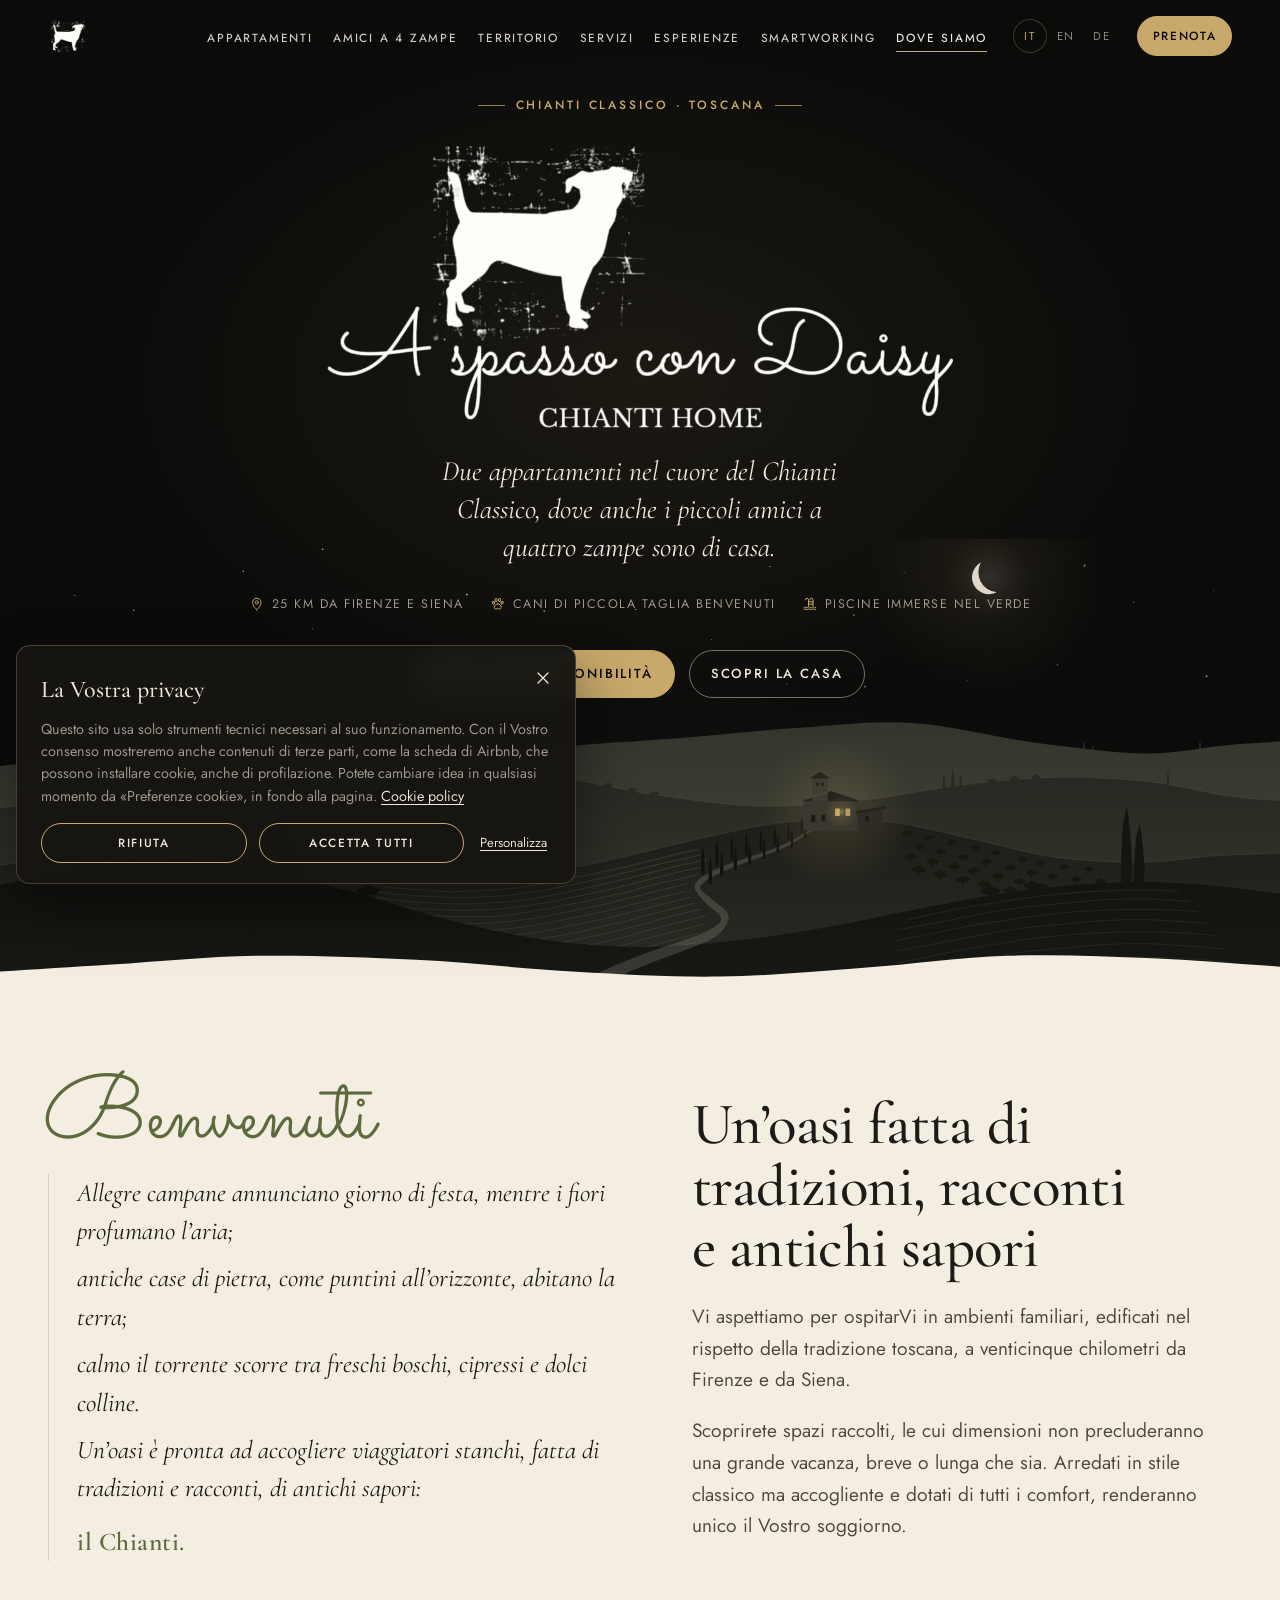
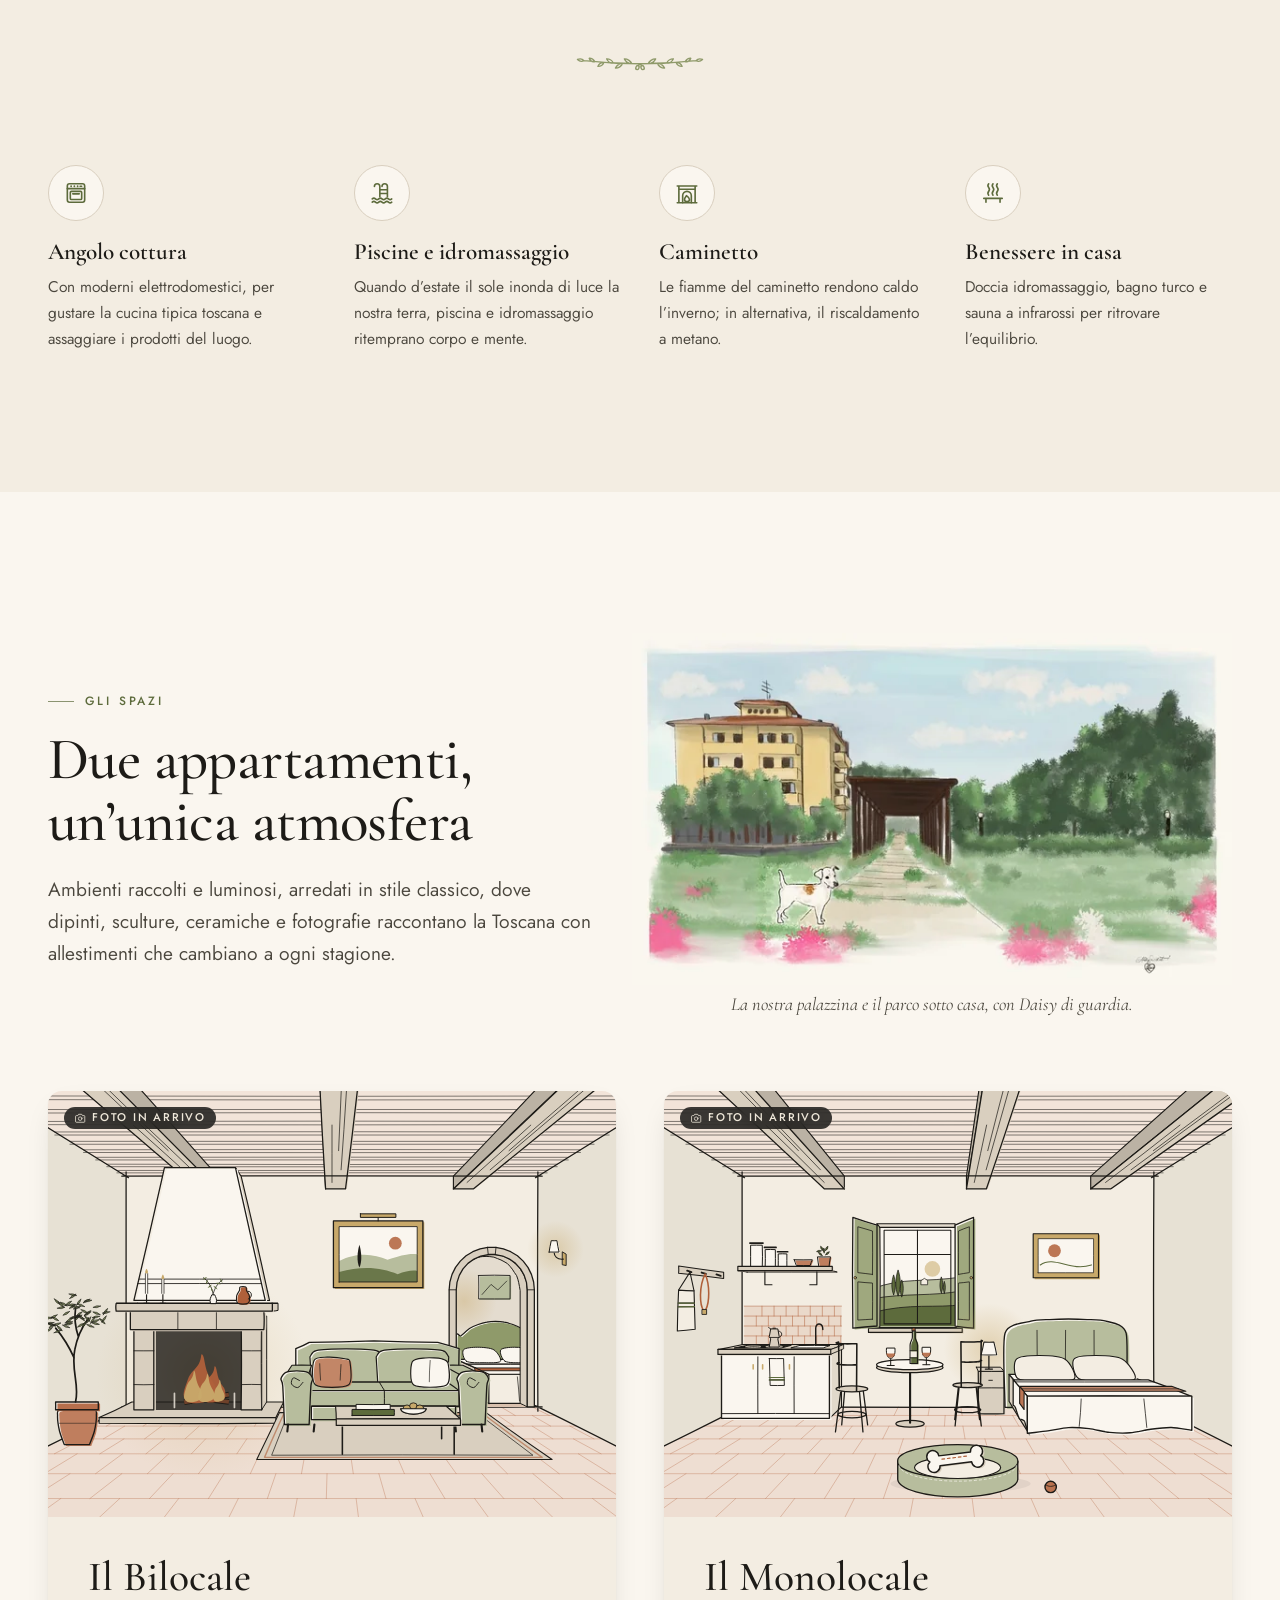
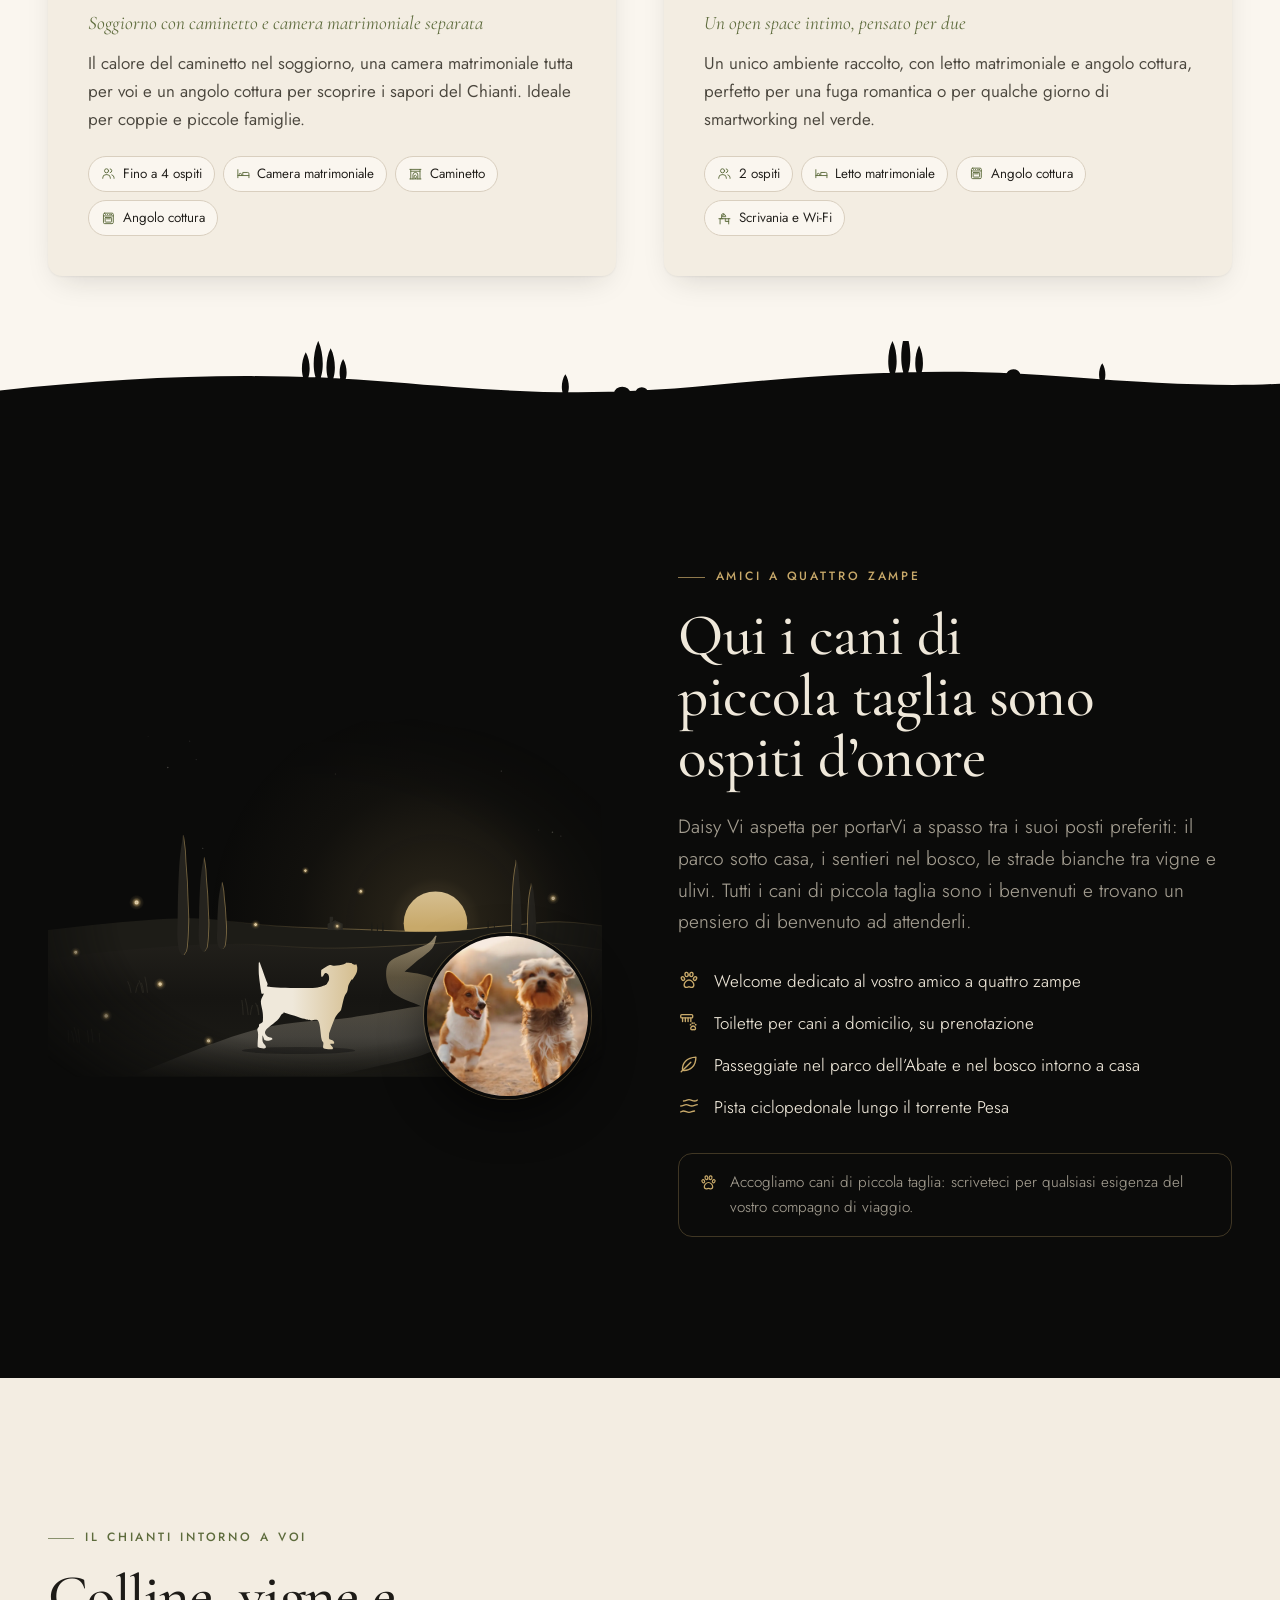
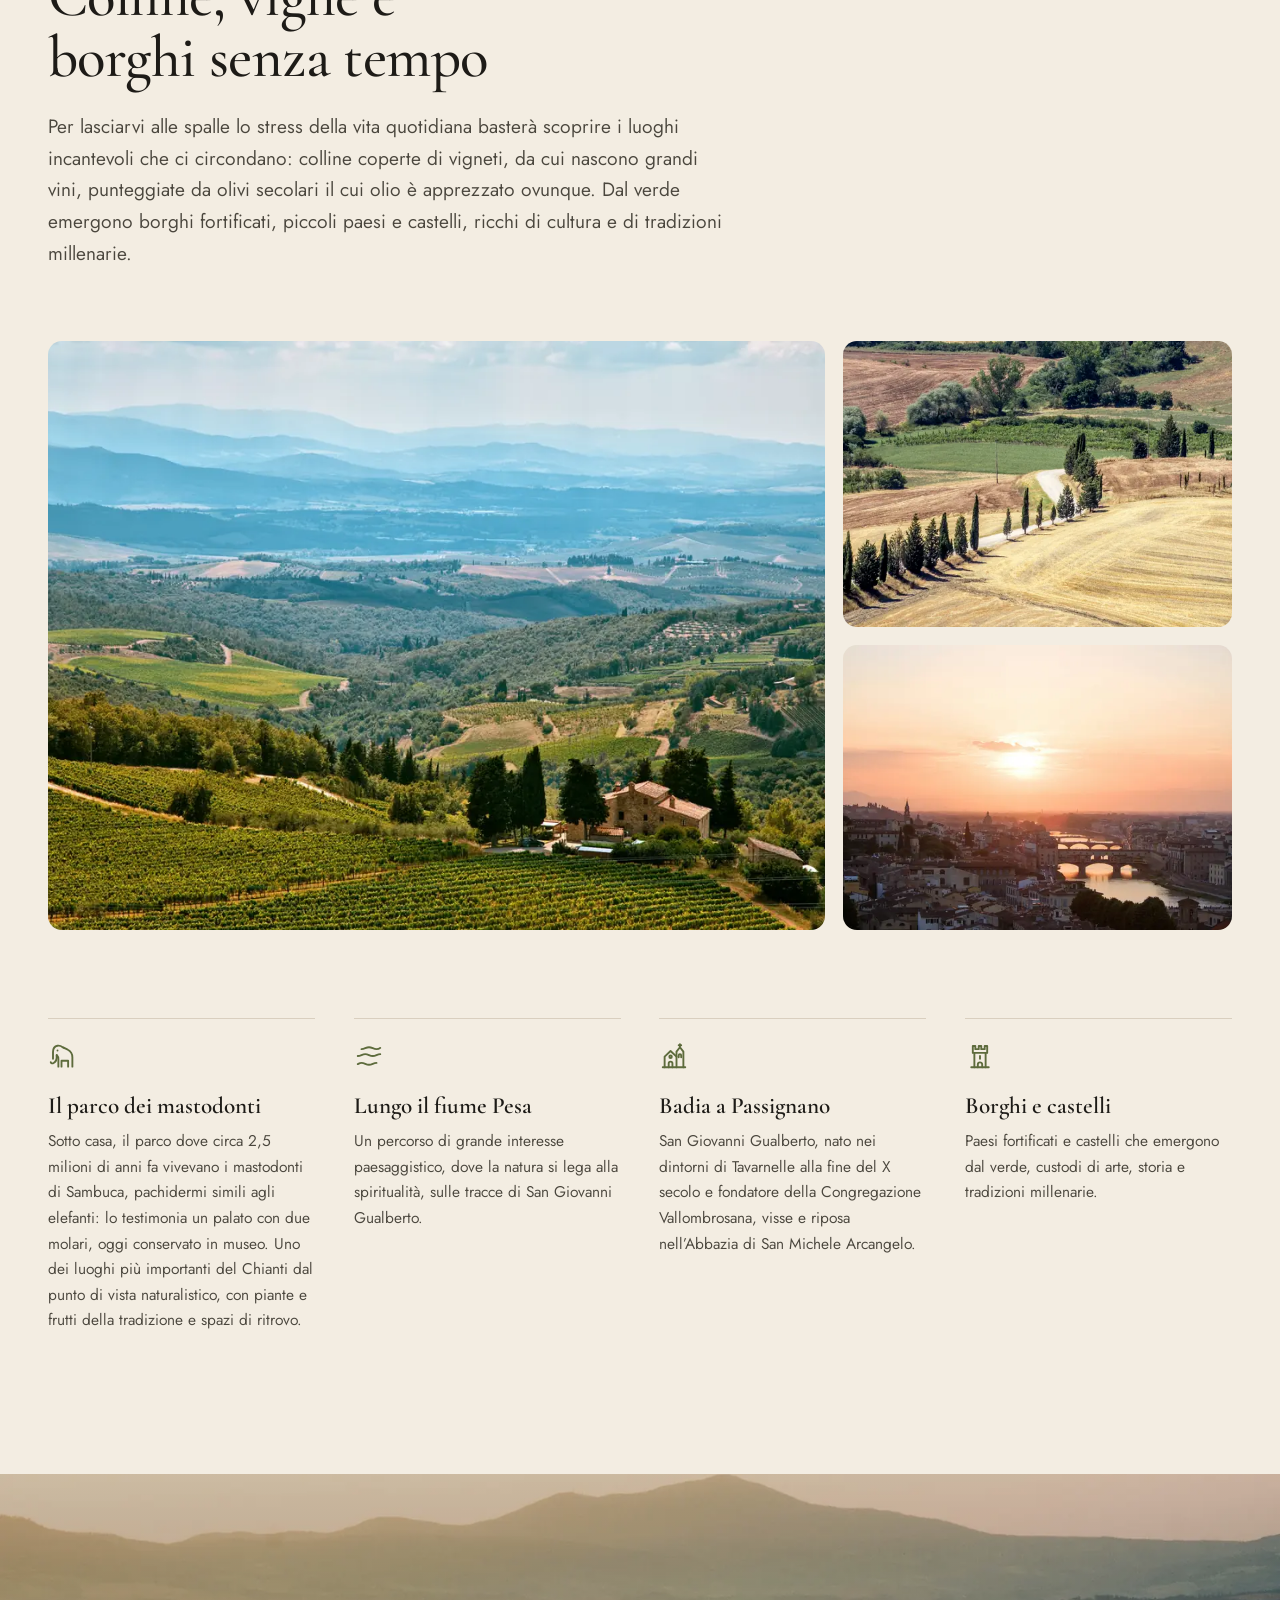
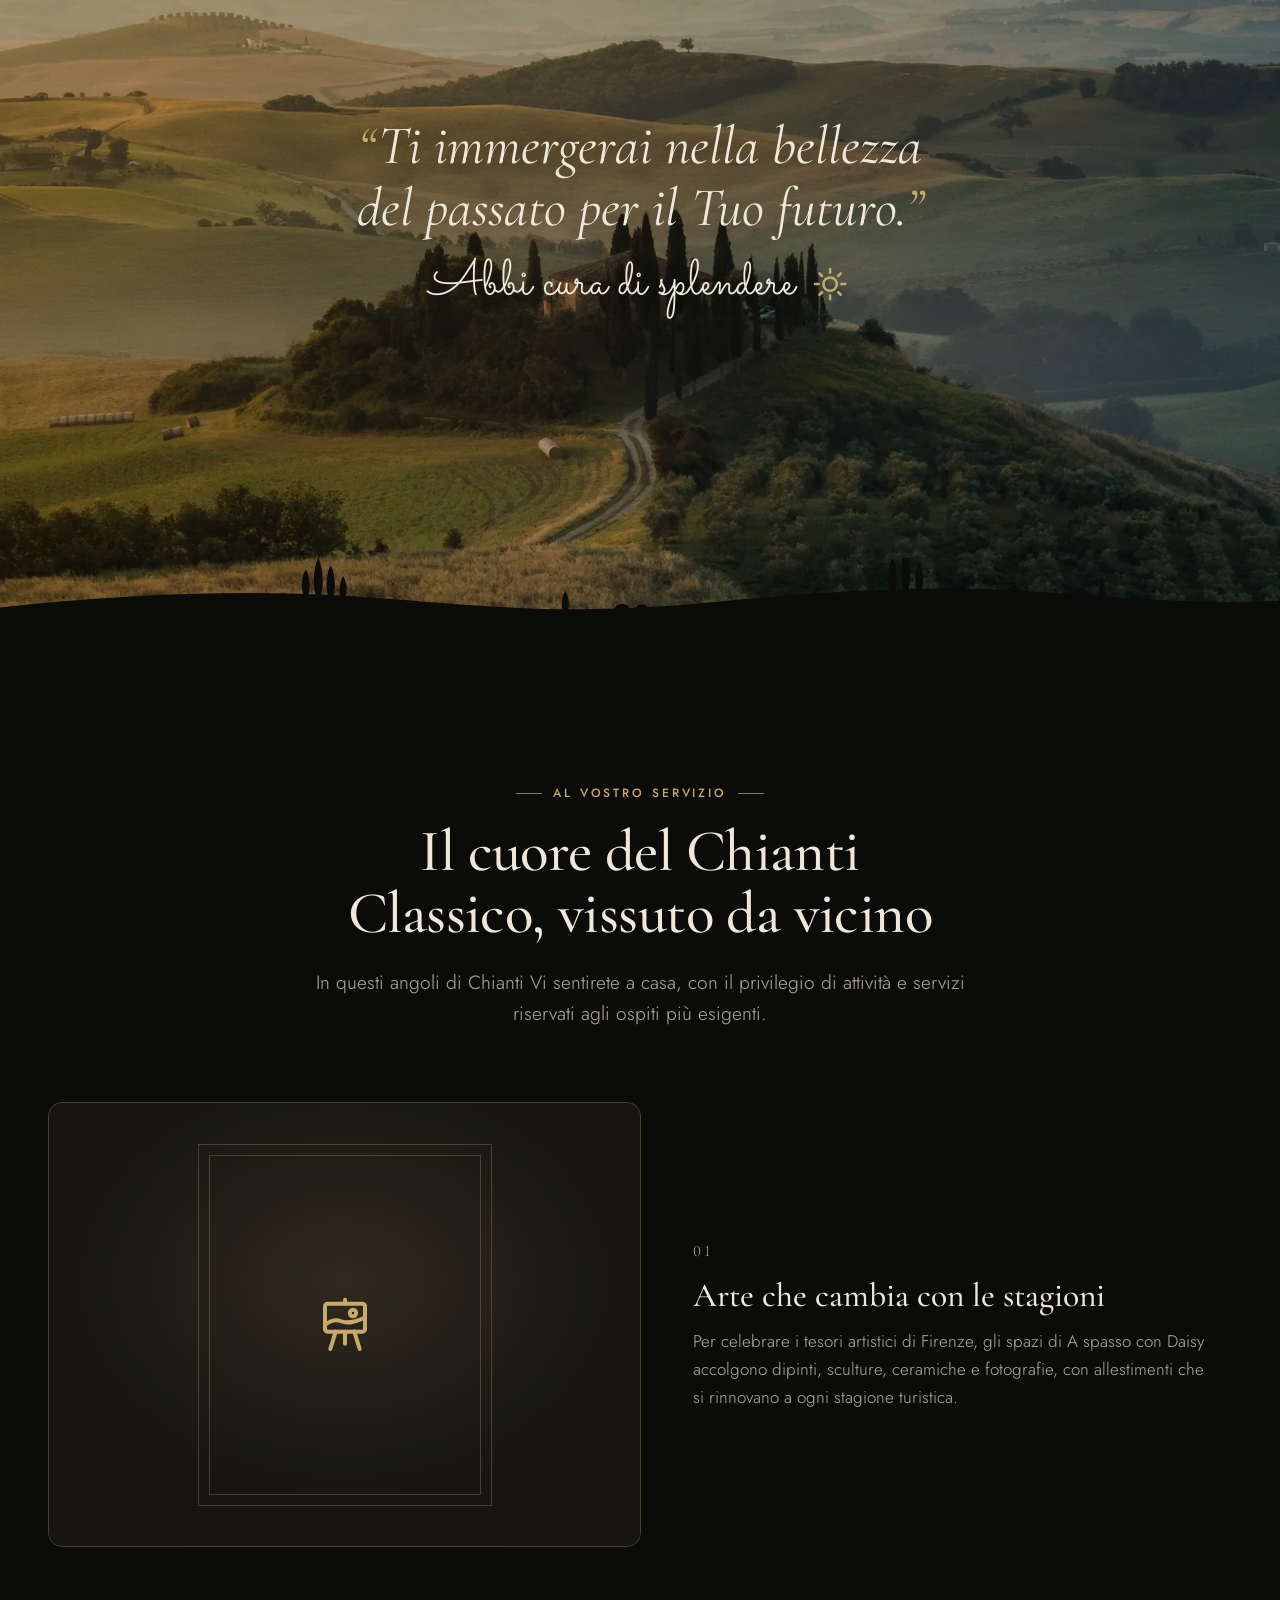
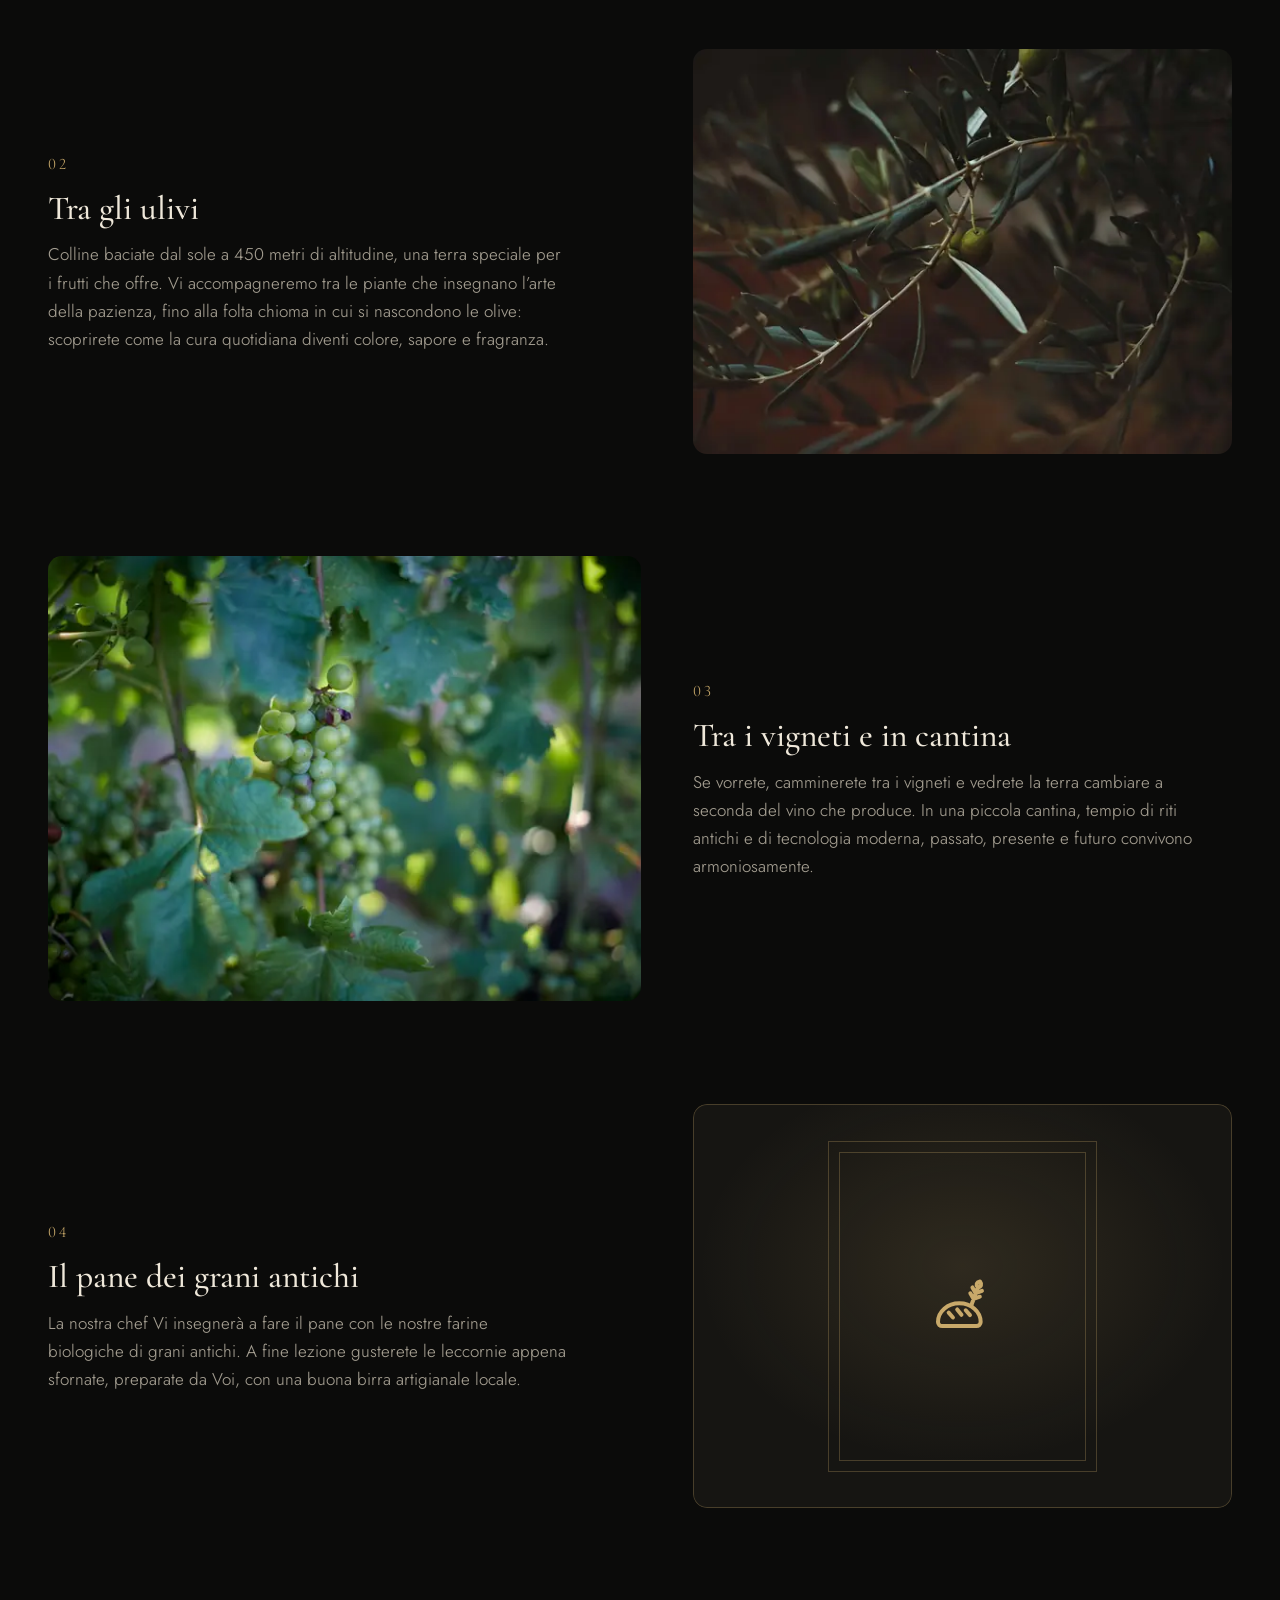
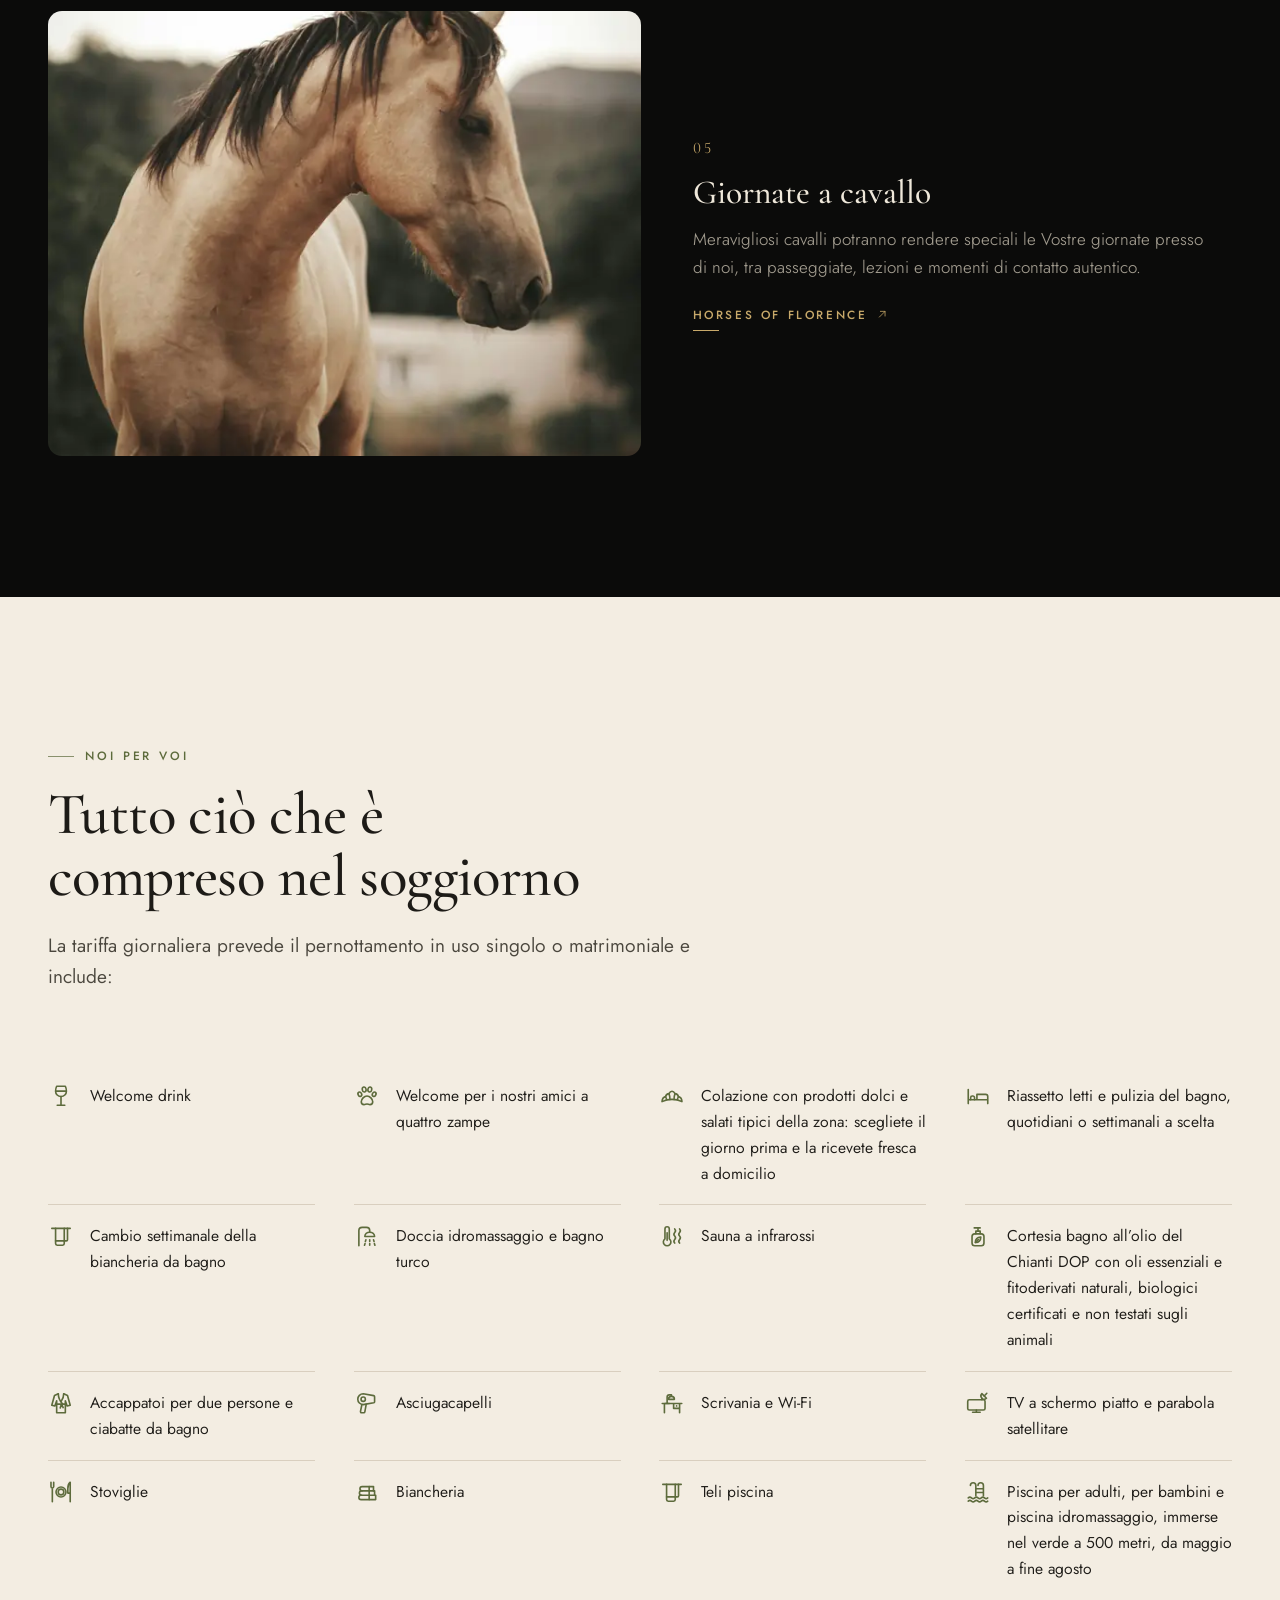
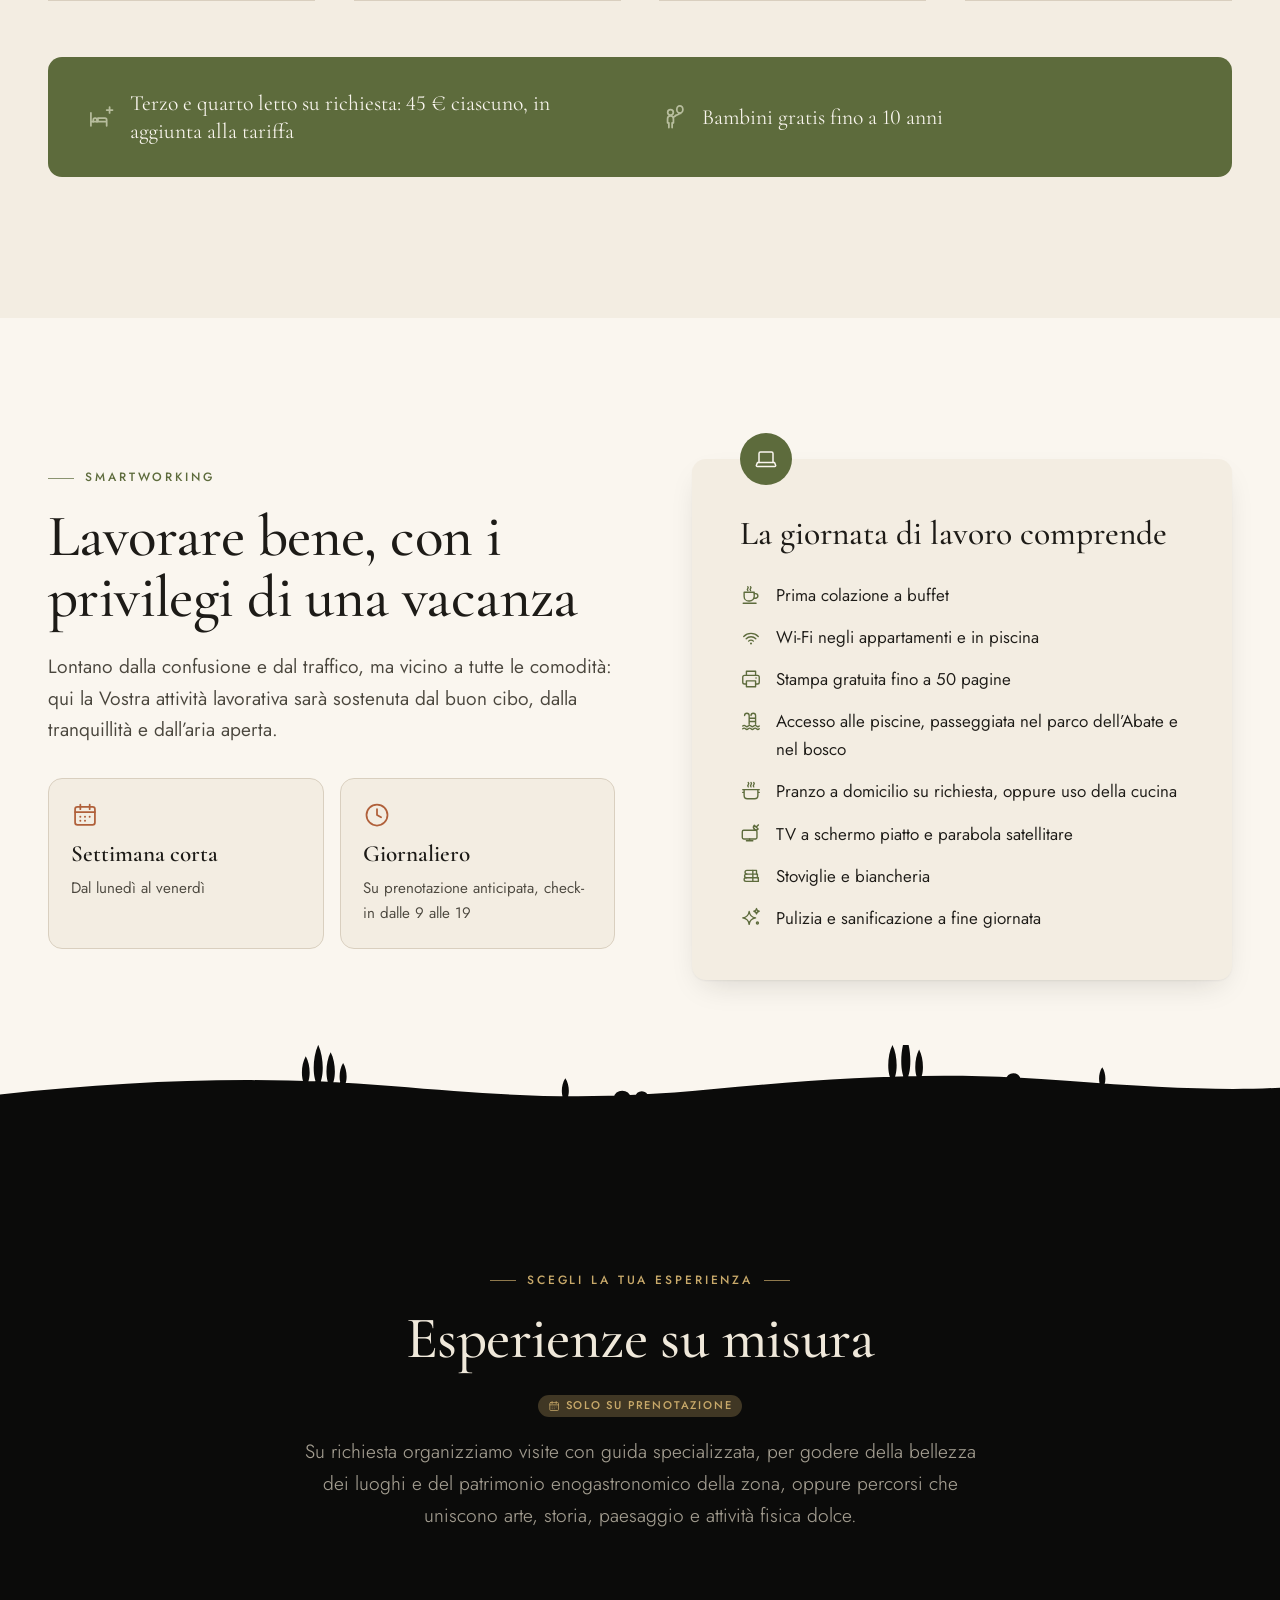
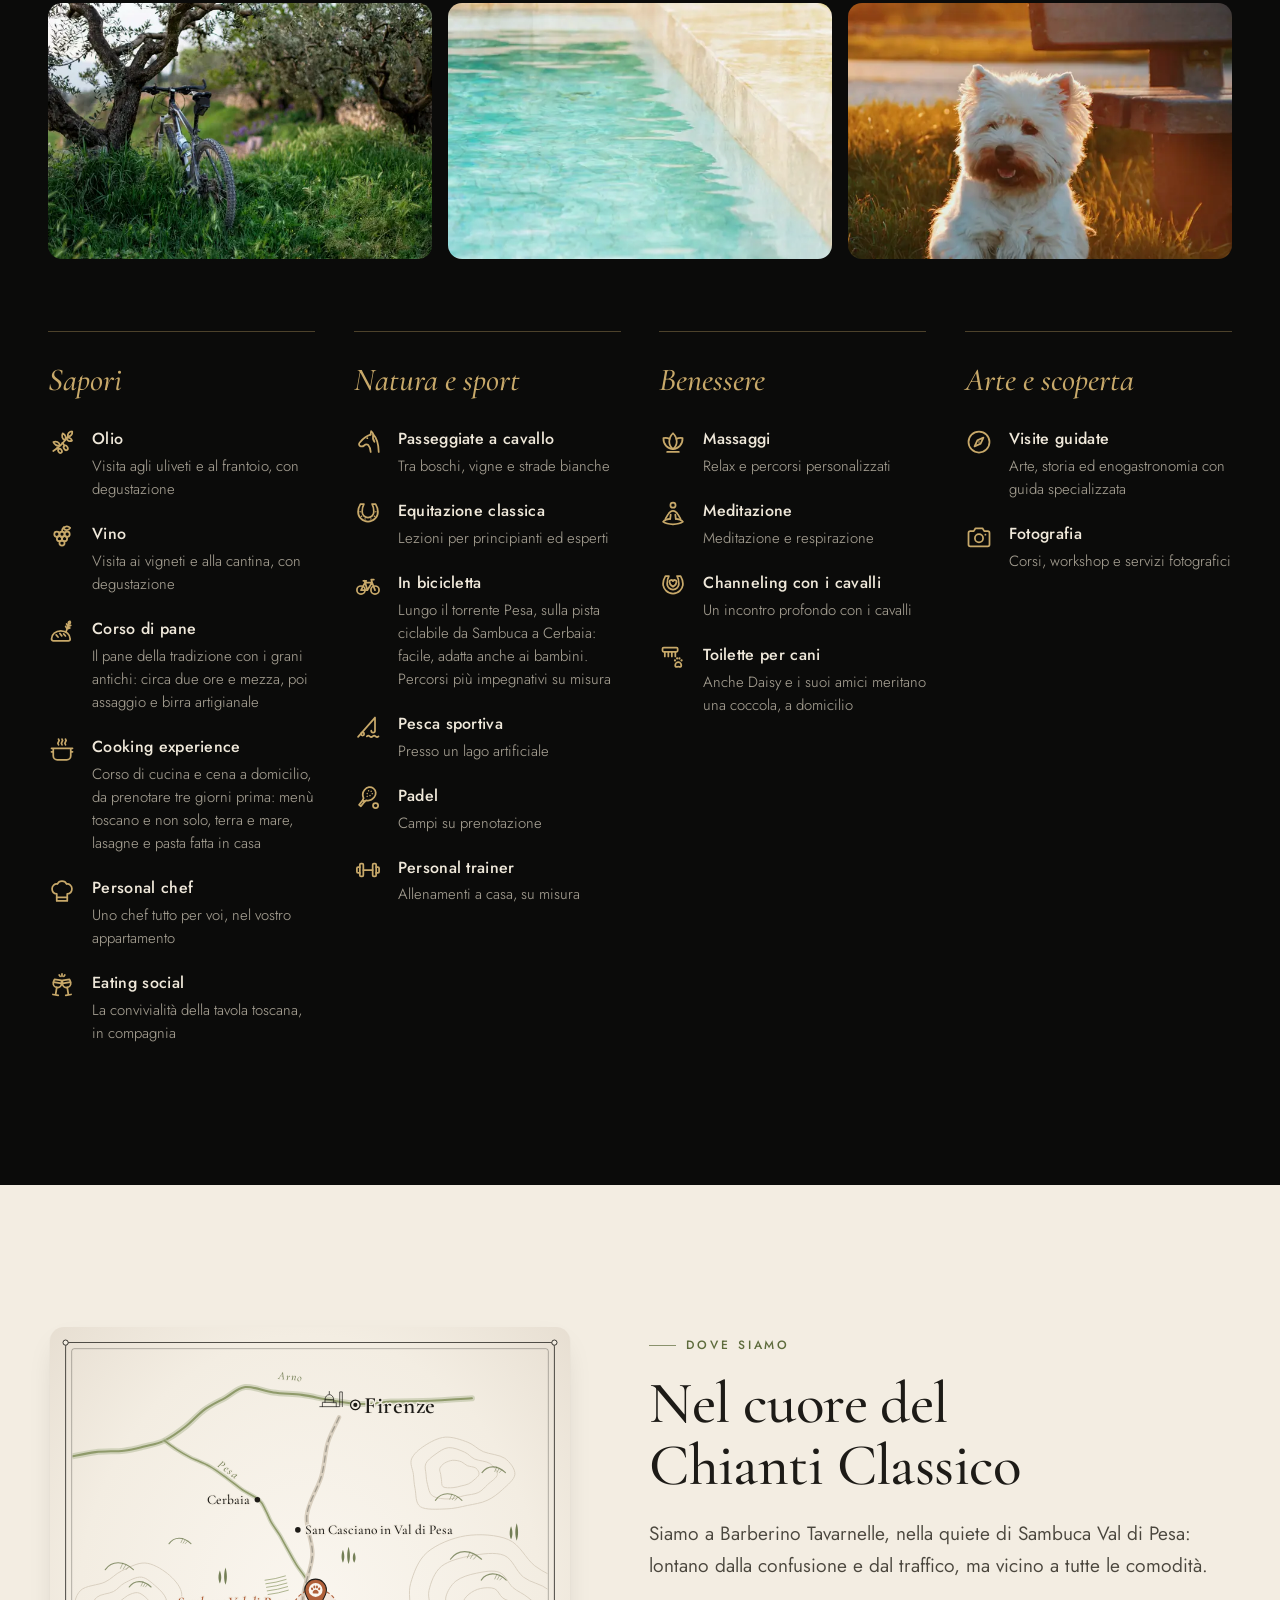
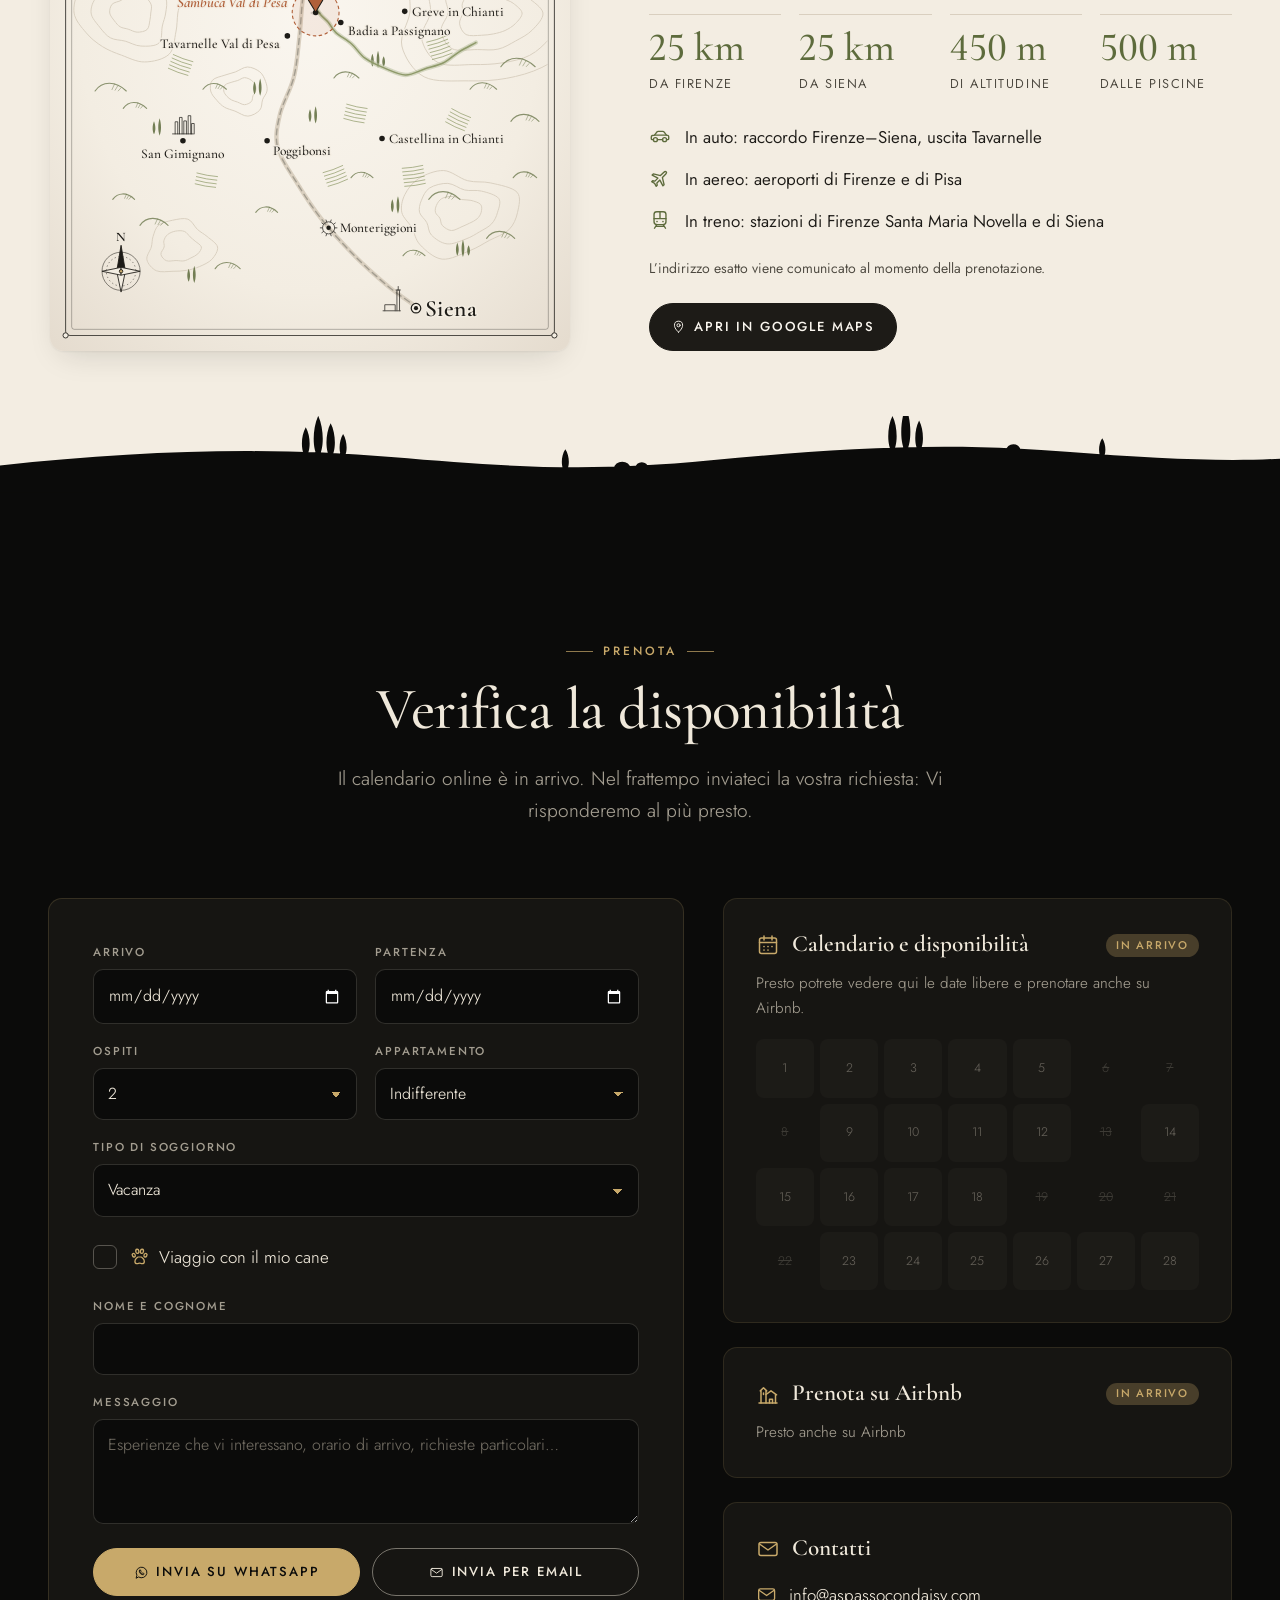
<file: index.html>
<!doctype html>
<html lang="it" class="no-js">
<head>
<meta charset="utf-8">
<meta name="viewport" content="width=device-width, initial-scale=1, viewport-fit=cover">
<title>A spasso con Daisy · Chianti Home — Appartamenti dog-friendly nel Chianti Classico</title>
<meta name="description" content="Due appartamenti nel cuore del Chianti Classico, a 25 km da Firenze e Siena. Piscina, sauna, colazione tipica, esperienze tra ulivi e vigneti. Cani di piccola taglia benvenuti.">
<meta name="robots" content="noindex, nofollow">
<meta name="theme-color" content="#0b0b0a">
<meta name="color-scheme" content="light">
<link rel="canonical" href="https://metm98.github.io/ASpassoConDaisyChiantiHome/">
<link rel="alternate" hreflang="it" href="https://metm98.github.io/ASpassoConDaisyChiantiHome/">
<link rel="alternate" hreflang="en" href="https://metm98.github.io/ASpassoConDaisyChiantiHome/en/">
<link rel="alternate" hreflang="de" href="https://metm98.github.io/ASpassoConDaisyChiantiHome/de/">
<link rel="alternate" hreflang="x-default" href="https://metm98.github.io/ASpassoConDaisyChiantiHome/">
<meta property="og:type" content="website">
<meta property="og:site_name" content="A spasso con Daisy · Chianti Home">
<meta property="og:title" content="A spasso con Daisy · Chianti Home — Appartamenti dog-friendly nel Chianti Classico">
<meta property="og:description" content="Due appartamenti nel cuore del Chianti Classico, a 25 km da Firenze e Siena. Piscina, sauna, colazione tipica, esperienze tra ulivi e vigneti. Cani di piccola taglia benvenuti.">
<meta property="og:url" content="https://metm98.github.io/ASpassoConDaisyChiantiHome/">
<meta property="og:locale" content="it_IT">
<meta property="og:image" content="https://metm98.github.io/ASpassoConDaisyChiantiHome/assets/img/brand/og-image.jpg">
<meta property="og:image:width" content="1200">
<meta property="og:image:height" content="630">
<meta property="og:image:alt" content="Logo di A spasso con Daisy, Chianti Home">
<meta name="twitter:card" content="summary_large_image">
<link rel="icon" type="image/png" sizes="32x32" href="assets/img/brand/favicon-32.png">
<link rel="icon" type="image/png" sizes="48x48" href="assets/img/brand/favicon-48.png">
<link rel="apple-touch-icon" href="assets/img/brand/apple-touch-icon.png">
<link rel="manifest" href="site.webmanifest">
<link rel="preload" href="assets/fonts/cormorant-garamond.woff2" as="font" type="font/woff2" crossorigin>
<link rel="preload" href="assets/fonts/jost.woff2" as="font" type="font/woff2" crossorigin>
<link rel="preload" href="assets/img/brand/logo-light.webp" as="image" type="image/webp" fetchpriority="high">
<link rel="stylesheet" href="assets/css/style.css">
<script>document.documentElement.classList.replace('no-js','js')</script>
<script type="application/ld+json">
{
  "@context": "https://schema.org",
  "@type": "LodgingBusiness",
  "name": "A spasso con Daisy · Chianti Home",
  "description": "Due appartamenti nel cuore del Chianti Classico, a 25 km da Firenze e Siena. Piscina, sauna, colazione tipica, esperienze tra ulivi e vigneti. Cani di piccola taglia benvenuti.",
  "url": "https://metm98.github.io/ASpassoConDaisyChiantiHome/",
  "email": "info@aspassocondaisy.com",
  "image": "https://metm98.github.io/ASpassoConDaisyChiantiHome/assets/img/brand/og-image.jpg",
  "petsAllowed": true,
  "address": { "@type": "PostalAddress", "addressLocality": "Barberino Tavarnelle", "addressRegion": "FI", "addressCountry": "IT" }
}
</script>
</head>
<body class="page-home">
<svg xmlns="http://www.w3.org/2000/svg" class="sprite" aria-hidden="true" focusable="false"><symbol id="i-arrow-down" viewBox="0 0 24 24"><g fill="none" stroke="currentColor" stroke-width="1.5" stroke-linecap="round" stroke-linejoin="round"><path d="M12 3.5v17M6.5 15l5.5 5.5 5.5-5.5"/></g></symbol><symbol id="i-arrow-right" viewBox="0 0 24 24"><g fill="none" stroke="currentColor" stroke-width="1.5" stroke-linecap="round" stroke-linejoin="round"><path d="M3.5 12h17M15 6.5l5.5 5.5-5.5 5.5"/></g></symbol><symbol id="i-arrow-up-right" viewBox="0 0 24 24"><g fill="none" stroke="currentColor" stroke-width="1.5" stroke-linecap="round" stroke-linejoin="round"><path d="M6.5 17.5l11-11M8.5 6.5h9v9"/></g></symbol><symbol id="i-art" viewBox="0 0 24 24"><g fill="none" stroke="currentColor" stroke-width="1.5" stroke-linecap="round" stroke-linejoin="round"><rect x="4.5" y="4" width="15" height="10.5" rx="1"/><path d="M12 2.5V4M8.5 14.5 6.5 21M15.5 14.5l2 6.5M12 14.5V19"/><path d="M4.5 12c2-1.6 4-2.2 6-1.4s4.2.8 9-1.4"/><circle cx="15" cy="7.5" r="1.2"/></g></symbol><symbol id="i-bed" viewBox="0 0 24 24"><g fill="none" stroke="currentColor" stroke-width="1.5" stroke-linecap="round" stroke-linejoin="round"><path d="M3 6v13M3 15.5h18M21 19v-6.5a2 2 0 0 0-2-2h-8v5"/><path d="M5.2 15.5v-2a1.5 1.5 0 0 1 1.5-1.5h.6a1.5 1.5 0 0 1 1.5 1.5v2"/></g></symbol><symbol id="i-bike" viewBox="0 0 24 24"><g fill="none" stroke="currentColor" stroke-width="1.5" stroke-linecap="round" stroke-linejoin="round"><circle cx="6" cy="15.5" r="3.5"/><circle cx="18" cy="15.5" r="3.5"/><path d="M6 15.5 9.5 9l2 6.5H6M9.5 9h6l2.5 6.5M15.5 9l-4 6.5M9.5 9 9 7.5M8 7.5h2.5M15.5 9l-.7-2.5h2.2"/></g></symbol><symbol id="i-bones" viewBox="0 0 24 24"><g fill="none" stroke="currentColor" stroke-width="1.5" stroke-linecap="round" stroke-linejoin="round"><path d="M19.5 20.5V13c0-2.6-1.3-4.7-3.6-6-1.5-.9-3-1.3-4.2-2.1C10.5 4 9 3.6 7.6 3.8 5.4 4.2 4 6.1 4 8.8v5.4"/><path d="M7 11.2c.9 1 1.3 2.1 1.3 3.4v5.9M10.8 20.5v-4.7h5.3v4.7"/><path d="M6.9 11.6c.3 2.6-.5 4.9-2.4 6-1 .6-2 .4-2.3-.6"/><circle cx="7.6" cy="7.6" r=".75" fill="currentColor" stroke="none"/></g></symbol><symbol id="i-bread" viewBox="0 0 24 24"><g fill="none" stroke="currentColor" stroke-width="1.5" stroke-linecap="round" stroke-linejoin="round"><path d="M15.4 12 17.93 5.05M15.91 5.05 17.14 7.21 19.48 6.35M15.12 7.22 16.36 9.37 18.69 8.52M17.93 5.05C19.2 4.87 19.57 3.86 18.75 2.79 17.44 3.08 17.07 4.09 17.93 5.05z"/><path d="M3 18c0-4 3.6-7 8-7s8 3 8 7c0 .9-.7 1.5-1.6 1.5H4.6C3.7 19.5 3 18.9 3 18z"/><path d="M7 14.5l1.6 1.8M10.2 13.3l1.6 2M13.4 13.6l1.6 1.8"/></g></symbol><symbol id="i-breakfast" viewBox="0 0 24 24"><g fill="none" stroke="currentColor" stroke-width="1.5" stroke-linecap="round" stroke-linejoin="round"><path d="M2.8 17.2C3 14.6 4.2 13 6 12.6 6.5 10.9 7.6 9.9 9.2 9.8 10 8.3 11 7.6 12 7.6s2 .7 2.8 2.2C16.4 9.9 17.5 10.9 18 12.6c1.8.4 3 2 3.2 4.6-2.7-1.4-5.8-2.1-9.2-2.1s-6.5.7-9.2 2.1z"/><path d="M6 12.6c.6.9.9 1.9 1 2.9M9.2 9.8c.6 1.6.9 3.4.9 5.35M18 12.6c-.6.9-.9 1.9-1 2.9M14.8 9.8c-.6 1.6-.9 3.4-.9 5.35"/></g></symbol><symbol id="i-calendar" viewBox="0 0 24 24"><g fill="none" stroke="currentColor" stroke-width="1.5" stroke-linecap="round" stroke-linejoin="round"><rect x="3.5" y="5" width="17" height="15.5" rx="2"/><path d="M3.5 9.5h17M8 3v4M16 3v4"/><circle cx="8" cy="13.5" r=".85" fill="currentColor" stroke="none"/><circle cx="12" cy="13.5" r=".85" fill="currentColor" stroke="none"/><circle cx="16" cy="13.5" r=".85" fill="currentColor" stroke="none"/><circle cx="8" cy="17" r=".85" fill="currentColor" stroke="none"/><circle cx="12" cy="17" r=".85" fill="currentColor" stroke="none"/></g></symbol><symbol id="i-camera" viewBox="0 0 24 24"><g fill="none" stroke="currentColor" stroke-width="1.5" stroke-linecap="round" stroke-linejoin="round"><path d="M3 8.5A1.5 1.5 0 0 1 4.5 7h3L9 4.5h6L16.5 7h3A1.5 1.5 0 0 1 21 8.5v10a1.5 1.5 0 0 1-1.5 1.5h-15A1.5 1.5 0 0 1 3 18.5z"/><circle cx="12" cy="13" r="3.5"/><circle cx="17.5" cy="10" r=".8" fill="currentColor" stroke="none"/></g></symbol><symbol id="i-car" viewBox="0 0 24 24"><g fill="none" stroke="currentColor" stroke-width="1.5" stroke-linecap="round" stroke-linejoin="round"><path d="M4.8 16H3.5a1 1 0 0 1-1-1v-2a1.5 1.5 0 0 1 1.2-1.5l2.3-.5 2.5-3.3A2 2 0 0 1 10.1 7H15a2 2 0 0 1 1.6.8L19 11l1.5.4a1.5 1.5 0 0 1 1 1.4V15a1 1 0 0 1-1 1h-1.3M9.2 16h5.6"/><circle cx="7" cy="16" r="2.2"/><circle cx="17" cy="16" r="2.2"/><path d="M6 11h13"/></g></symbol><symbol id="i-castle" viewBox="0 0 24 24"><g fill="none" stroke="currentColor" stroke-width="1.5" stroke-linecap="round" stroke-linejoin="round"><path d="M5 21h14"/><path d="M7.5 21V9.5M16.5 21V9.5M6.25 9.5h11.5V4h-2v2.5h-2.75V4h-2v2.5H8.25V4h-2z"/><path d="M12 12v2.2"/><path d="M10.25 21v-2.2a1.75 1.75 0 0 1 3.5 0V21"/></g></symbol><symbol id="i-check" viewBox="0 0 24 24"><g fill="none" stroke="currentColor" stroke-width="1.5" stroke-linecap="round" stroke-linejoin="round"><path d="M5 12.5l4.5 4.5L19 7.5"/></g></symbol><symbol id="i-chef" viewBox="0 0 24 24"><g fill="none" stroke="currentColor" stroke-width="1.5" stroke-linecap="round" stroke-linejoin="round"><path d="M7.5 14.5C5 14.2 3.5 12.3 3.5 10a4 4 0 0 1 4.6-4C8.8 4.3 10.3 3.5 12 3.5s3.2.8 3.9 2.5a4 4 0 0 1 4.6 4c0 2.3-1.5 4.2-4 4.5v6h-9z"/><path d="M7.5 17.5h9"/></g></symbol><symbol id="i-child" viewBox="0 0 24 24"><g fill="none" stroke="currentColor" stroke-width="1.5" stroke-linecap="round" stroke-linejoin="round"><circle cx="9" cy="8" r="2.4"/><path d="M6.5 17v-3.4a2.5 2.5 0 0 1 5 0V17M7.6 17v4M10.4 17v4M11.2 12.6l2.3-1.9"/><path d="M13.5 10.7c1.2-.4 2.4-.9 3.4-1.9"/><ellipse cx="17" cy="5.5" rx="2.6" ry="3.1"/><path d="M16.4 8.9h1.2"/></g></symbol><symbol id="i-church" viewBox="0 0 24 24"><g fill="none" stroke="currentColor" stroke-width="1.5" stroke-linecap="round" stroke-linejoin="round"><path d="M3 21h18"/><path d="M14 21V8.5l2.75-3.5 2.75 3.5V21M16.75 5V2.5M15.75 3.4h2"/><path d="M15.75 13v-1.5a1 1 0 0 1 2 0V13"/><path d="M4.5 21v-8.5L9.25 8 14 12.5"/><path d="M7.75 21v-3a1.5 1.5 0 0 1 3 0v3"/><circle cx="9.25" cy="12.6" r="1"/></g></symbol><symbol id="i-clock" viewBox="0 0 24 24"><g fill="none" stroke="currentColor" stroke-width="1.5" stroke-linecap="round" stroke-linejoin="round"><circle cx="12" cy="12" r="9"/><path d="M12 7v5l3.5 2"/></g></symbol><symbol id="i-close" viewBox="0 0 24 24"><g fill="none" stroke="currentColor" stroke-width="1.5" stroke-linecap="round" stroke-linejoin="round"><path d="M6 6l12 12M18 6 6 18"/></g></symbol><symbol id="i-coffee" viewBox="0 0 24 24"><g fill="none" stroke="currentColor" stroke-width="1.5" stroke-linecap="round" stroke-linejoin="round"><path d="M4.5 9h11v4.5a5 5 0 0 1-5 5h-1a5 5 0 0 1-5-5z"/><path d="M15.5 10.5h1.5a2.5 2.5 0 0 1 0 5h-1.8"/><path d="M3.5 21h14"/><path d="M8.5 7q-1-1 0-2t0-2M11.5 7q-1-1 0-2t0-2"/></g></symbol><symbol id="i-desk" viewBox="0 0 24 24"><g fill="none" stroke="currentColor" stroke-width="1.5" stroke-linecap="round" stroke-linejoin="round"><path d="M3 12.5h18M5 12.5V21M19 12.5V21M13.5 12.5V17H19"/><circle cx="16.25" cy="14.75" r=".8" fill="currentColor" stroke="none"/><path d="M5.5 12.5h4M7.5 12.5V6.5a2 2 0 0 1 2-2h2v1.2"/><path d="M8.8 8.6a2.7 2.7 0 0 1 5.4 0z"/></g></symbol><symbol id="i-dishes" viewBox="0 0 24 24"><g fill="none" stroke="currentColor" stroke-width="1.5" stroke-linecap="round" stroke-linejoin="round"><circle cx="12" cy="12" r="4.6"/><circle cx="12" cy="12" r="2.6"/><path d="M2.75 3v4a1.25 1.25 0 0 0 2.5 0V3M4 8.25V21"/><path d="M20.5 21V3c-1.4 1.1-2.2 3.2-2.2 6V13h2.2"/></g></symbol><symbol id="i-dog-grooming" viewBox="0 0 24 24"><g fill="none" stroke="currentColor" stroke-width="1.5" stroke-linecap="round" stroke-linejoin="round"><rect x="3" y="4" width="13" height="3.5" rx="1"/><path d="M5 7.5v4M8 7.5v4M11 7.5v4M14 7.5v4"/><path d="M16.5 16.4c-1.3 0-2.6 1.3-2.6 2.6 0 .9.6 1.5 1.4 1.5.5 0 .8-.3 1.2-.3s.7.3 1.2.3c.8 0 1.4-.6 1.4-1.5 0-1.3-1.3-2.6-2.6-2.6z"/><circle cx="13.7" cy="14.9" r=".95" fill="currentColor" stroke="none"/><circle cx="15.5" cy="13.2" r=".95" fill="currentColor" stroke="none"/><circle cx="17.5" cy="13.2" r=".95" fill="currentColor" stroke="none"/><circle cx="19.3" cy="14.9" r=".95" fill="currentColor" stroke="none"/></g></symbol><symbol id="i-extra-bed" viewBox="0 0 24 24"><g fill="none" stroke="currentColor" stroke-width="1.5" stroke-linecap="round" stroke-linejoin="round"><path d="M2.5 8.5v11M2.5 16h13.5M16 19.5v-5A1.5 1.5 0 0 0 14.5 13H8.5v3"/><path d="M4.5 16v-1.5a1.5 1.5 0 0 1 1.5-1.5h.2a1.5 1.5 0 0 1 1.5 1.5V16"/><path d="M18.5 3.5v5M16 6h5"/></g></symbol><symbol id="i-fireplace" viewBox="0 0 24 24"><g fill="none" stroke="currentColor" stroke-width="1.5" stroke-linecap="round" stroke-linejoin="round"><path d="M3 5.5h18M4.5 5.5V21M19.5 5.5V21M4.5 8.5h15M3 21h18"/><path d="M8 21v-6.5a4 4 0 0 1 8 0V21"/><path d="M12 20c-1.4 0-2.3-.9-2.3-2.1 0-1.4 1.2-2.2 1.8-3.4 1 .7 2.8 2 2.8 3.5 0 1.2-.9 2-2.3 2z"/></g></symbol><symbol id="i-fishing" viewBox="0 0 24 24"><g fill="none" stroke="currentColor" stroke-width="1.5" stroke-linecap="round" stroke-linejoin="round"><path d="M3.5 20.5 18 4M18 4v9.2M18 13.2v2a1.6 1.6 0 0 1-3.2 0"/><circle cx="7.4" cy="18" r="1.3"/><path d="M11 20q1.25-1.2 2.5 0t2.5 0 2.5 0 2.5 0"/></g></symbol><symbol id="i-glass" viewBox="0 0 24 24"><g fill="none" stroke="currentColor" stroke-width="1.5" stroke-linecap="round" stroke-linejoin="round"><path d="M8 3h8c.7 1.4 1 3 1 4.5a5 5 0 0 1-10 0C7 6 7.3 4.4 8 3z"/><path d="M7.4 7.5h9.2"/><path d="M12 12.5v8M8.5 20.5h7"/></g></symbol><symbol id="i-grapes" viewBox="0 0 24 24"><g fill="none" stroke="currentColor" stroke-width="1.5" stroke-linecap="round" stroke-linejoin="round"><circle cx="7.6" cy="9.6" r="2.2"/><circle cx="12" cy="9.6" r="2.2"/><circle cx="16.4" cy="9.6" r="2.2"/><circle cx="9.8" cy="13.41" r="2.2"/><circle cx="14.2" cy="13.41" r="2.2"/><circle cx="12" cy="17.22" r="2.2"/><path d="M12 7.4c0-1.6.4-2.9 1.5-3.9"/><path d="M13.3 4.6C14.87 6.63 17.44 6.45 19 4.2 17.14 2.19 14.58 2.37 13.3 4.6z"/></g></symbol><symbol id="i-guests" viewBox="0 0 24 24"><g fill="none" stroke="currentColor" stroke-width="1.5" stroke-linecap="round" stroke-linejoin="round"><circle cx="9" cy="7.8" r="3.3"/><path d="M2.8 20v-.6a5.4 5.4 0 0 1 5.4-5.4h1.6a5.4 5.4 0 0 1 5.4 5.4v.6"/><path d="M15 4.7a3.1 3.1 0 0 1 0 6.1M17.6 14.3a5 5 0 0 1 3.6 4.8v.9"/></g></symbol><symbol id="i-guide" viewBox="0 0 24 24"><g fill="none" stroke="currentColor" stroke-width="1.5" stroke-linecap="round" stroke-linejoin="round"><circle cx="12" cy="12" r="9"/><path d="M15.8 8.2l-2.4 5.2-5.2 2.4 2.4-5.2z"/><circle cx="12" cy="12" r=".7" fill="currentColor" stroke="none"/></g></symbol><symbol id="i-hairdryer" viewBox="0 0 24 24"><g fill="none" stroke="currentColor" stroke-width="1.5" stroke-linecap="round" stroke-linejoin="round"><path d="M8.5 3.5 18.2 5.2a1 1 0 0 1 .8 1v4.6a1 1 0 0 1-.8 1L8.5 13.5a5 5 0 0 1 0-10z"/><circle cx="8.5" cy="8.5" r="2"/><path d="M7.3 13.4 6 19.8a1 1 0 0 0 1 1.2h2a1 1 0 0 0 1-.8l1.3-7.1"/></g></symbol><symbol id="i-horse" viewBox="0 0 24 24"><g fill="none" stroke="currentColor" stroke-width="1.5" stroke-linecap="round" stroke-linejoin="round"><path d="M14.2 5.7l.5-3c1 .7 1.6 1.7 1.8 2.8C19.6 8.7 21 14 21.2 20.5"/><path d="M14.2 5.7C11 6.6 7.4 9.4 4.8 12.6c-.8 1-.6 2.4.5 2.9 1.1.5 2.5.3 3.4-.5 1-.9 2.4-1.1 3.5-.4 1.4 1.7 2.1 4 2.1 5.9"/><path d="M16.5 5.5c-.6 2.3-.3 4.4 1 6.3"/><circle cx="11.4" cy="8.7" r=".8" fill="currentColor" stroke="none"/></g></symbol><symbol id="i-horse-heart" viewBox="0 0 24 24"><g fill="none" stroke="currentColor" stroke-width="1.5" stroke-linecap="round" stroke-linejoin="round"><path d="M5.5 3.5h3c-1 1.7-1.5 4-1.5 6.5a5 5 0 0 0 10 0c0-2.5-.5-4.8-1.5-6.5h3c1.2 2 2 4.3 2 6.5a8.5 8.5 0 0 1-17 0c0-2.2.8-4.5 2-6.5z"/><path d="M12 12.6s-3-1.8-3-4a1.55 1.55 0 0 1 3-.7 1.55 1.55 0 0 1 3 .7c0 2.2-3 4-3 4z"/></g></symbol><symbol id="i-horseshoe" viewBox="0 0 24 24"><g fill="none" stroke="currentColor" stroke-width="1.5" stroke-linecap="round" stroke-linejoin="round"><path d="M5.5 3.5h3c-1 1.7-1.5 4-1.5 6.5a5 5 0 0 0 10 0c0-2.5-.5-4.8-1.5-6.5h3c1.2 2 2 4.3 2 6.5a8.5 8.5 0 0 1-17 0c0-2.2.8-4.5 2-6.5z"/><circle cx="5.25" cy="10" r=".65" fill="currentColor" stroke="none"/><circle cx="18.75" cy="10" r=".65" fill="currentColor" stroke="none"/><circle cx="6.47" cy="13.87" r=".65" fill="currentColor" stroke="none"/><circle cx="17.53" cy="13.87" r=".65" fill="currentColor" stroke="none"/><circle cx="9.47" cy="16.26" r=".65" fill="currentColor" stroke="none"/><circle cx="14.53" cy="16.26" r=".65" fill="currentColor" stroke="none"/></g></symbol><symbol id="i-house" viewBox="0 0 24 24"><g fill="none" stroke="currentColor" stroke-width="1.5" stroke-linecap="round" stroke-linejoin="round"><path d="M3 21h18"/><path d="M5 21V8.7M10 21V8.7M4.3 8.9l3.2-3.2 3.2 3.2"/><path d="M7.5 11v1.6"/><path d="M10 12.5l5-3.7 5.6 4M19.5 12V21"/><path d="M13.5 21v-3.8h3V21"/></g></symbol><symbol id="i-info" viewBox="0 0 24 24"><g fill="none" stroke="currentColor" stroke-width="1.5" stroke-linecap="round" stroke-linejoin="round"><circle cx="12" cy="12" r="9"/><path d="M12 11v5.5"/><circle cx="12" cy="7.9" r="1" fill="currentColor" stroke="none"/></g></symbol><symbol id="i-kitchen" viewBox="0 0 24 24"><g fill="none" stroke="currentColor" stroke-width="1.5" stroke-linecap="round" stroke-linejoin="round"><rect x="4" y="3.5" width="16" height="17" rx="2"/><path d="M4 8h16"/><circle cx="7.5" cy="5.75" r=".85" fill="currentColor" stroke="none"/><circle cx="10.5" cy="5.75" r=".85" fill="currentColor" stroke="none"/><circle cx="13.5" cy="5.75" r=".85" fill="currentColor" stroke="none"/><path d="M15.8 5.75h1.4"/><rect x="6.75" y="10.5" width="10.5" height="7.5" rx="1"/><path d="M9 12.75h6"/></g></symbol><symbol id="i-laptop" viewBox="0 0 24 24"><g fill="none" stroke="currentColor" stroke-width="1.5" stroke-linecap="round" stroke-linejoin="round"><path d="M5 15.5v-9A1.5 1.5 0 0 1 6.5 5h11A1.5 1.5 0 0 1 19 6.5v9"/><path d="M3.5 15.5h17l1 2.4a1 1 0 0 1-.9 1.6H3.4a1 1 0 0 1-.9-1.6z"/></g></symbol><symbol id="i-leaf" viewBox="0 0 24 24"><g fill="none" stroke="currentColor" stroke-width="1.5" stroke-linecap="round" stroke-linejoin="round"><path d="M5 19C4.2 11.2 9.4 5 19.5 4.5 19.5 14 13.6 19.8 5 19z"/><path d="M3.5 20.5 14 10"/></g></symbol><symbol id="i-linen" viewBox="0 0 24 24"><g fill="none" stroke="currentColor" stroke-width="1.5" stroke-linecap="round" stroke-linejoin="round"><path d="M20 15v4H6.5a2 2 0 0 1 0-4H20z"/><path d="M19 15v-4H7a2 2 0 0 0 0 4"/><path d="M18 11V7H7.5a2 2 0 0 0 0 4"/><path d="M14 7v12"/></g></symbol><symbol id="i-mail" viewBox="0 0 24 24"><g fill="none" stroke="currentColor" stroke-width="1.5" stroke-linecap="round" stroke-linejoin="round"><rect x="3" y="5.5" width="18" height="13" rx="2"/><path d="M3.5 7l8.5 6 8.5-6"/></g></symbol><symbol id="i-massage" viewBox="0 0 24 24"><g fill="none" stroke="currentColor" stroke-width="1.5" stroke-linecap="round" stroke-linejoin="round"><path d="M12 4.5c-2.2 2.2-3.2 4.6-3.2 7.2 0 2.5 1.2 4.6 3.2 6.3 2-1.7 3.2-3.8 3.2-6.3 0-2.6-1-5-3.2-7.2z"/><path d="M9.2 9.3c-1.8-.8-3.6-1-5.4-.6-.1 5.3 3.5 9.3 8.2 9.3s8.3-4 8.2-9.3c-1.8-.4-3.6-.2-5.4.6"/><path d="M7 20.5h10"/></g></symbol><symbol id="i-meditation" viewBox="0 0 24 24"><g fill="none" stroke="currentColor" stroke-width="1.5" stroke-linecap="round" stroke-linejoin="round"><circle cx="12" cy="4.4" r="2.2"/><path d="M5.6 16l2.3-3.9c.5-.9 1.1-1.6 1.9-2.1.6-.4 1.3-.6 2.2-.6s1.6.2 2.2.6c.8.5 1.4 1.2 1.9 2.1l2.3 3.9"/><path d="M10 12.6l-.4 3.6M14 12.6l.4 3.6"/><path d="M3.5 18.6c1.2-1.4 3.4-2.3 6.1-2.4M20.5 18.6c-1.2-1.4-3.4-2.3-6.1-2.4M3.5 18.6c1.8 1.5 5 2.2 8.5 2.2s6.7-.7 8.5-2.2"/></g></symbol><symbol id="i-olive" viewBox="0 0 24 24"><g fill="none" stroke="currentColor" stroke-width="1.5" stroke-linecap="round" stroke-linejoin="round"><path d="M4.5 19.8C9 16.8 13.5 12.6 17 7.2"/><path d="M17 7.2C19.38 7.45 21.09 5.56 20.8 3 18.23 2.96 16.52 4.85 17 7.2z"/><path d="M14.6 10.4C15.93 8.32 15.03 5.71 12.6 4.6 11.37 6.97 12.27 9.58 14.6 10.4z"/><path d="M15.9 8.8C16.37 10.96 18.49 11.86 20.6 10.8 19.89 8.54 17.78 7.64 15.9 8.8z"/><path d="M10.2 14.6C9.61 12.2 7.09 11.03 4.6 12 5.47 14.53 7.99 15.7 10.2 14.6z"/><path d="M12.4 12.7l1.7 2.4M8 16.6l1.2 1.6"/><ellipse cx="15.2" cy="17" rx="1.6" ry="2.15" transform="rotate(-32 15.2 17)"/><ellipse cx="10.3" cy="19.6" rx="1.45" ry="1.95" transform="rotate(-32 10.3 19.6)"/></g></symbol><symbol id="i-ornament" viewBox="0 0 120 24"><g fill="none" stroke="currentColor" stroke-width="1.2" stroke-linecap="round" stroke-linejoin="round"><path d="M60 12.7Q36 12.7 12 10M53 12.64C50.57 12.89 47.7 11.03 46.63 8.5 49.37 8.46 52.24 10.32 53 12.64zM45 12.44C44.29 14.65 41.57 16.41 38.96 16.36 39.97 13.95 42.69 12.19 45 12.44zM37 12.08C34.83 12.34 32.3 10.7 31.38 8.43 33.83 8.35 36.36 9.99 37 12.08zM29 11.57C28.45 13.52 26.15 15.02 23.88 14.9 24.69 12.78 26.99 11.29 29 11.57zM21 10.92C19.21 11.19 17.18 9.87 16.47 7.98 18.48 7.85 20.52 9.18 21 10.92zM12 10C10.4 10.87 7.88 10.42 6.4 9 8.28 8.18 10.8 8.63 12 10zM60 12.8l-1.6 1.5"/><path d="M60 12.7Q84 12.7 108 10M67 12.64C69.43 12.89 72.3 11.03 73.37 8.5 70.63 8.46 67.76 10.32 67 12.64zM75 12.44C75.71 14.65 78.43 16.41 81.04 16.36 80.03 13.95 77.31 12.19 75 12.44zM83 12.08C85.17 12.34 87.7 10.7 88.62 8.43 86.17 8.35 83.64 9.99 83 12.08zM91 11.57C91.55 13.52 93.85 15.02 96.12 14.9 95.31 12.78 93.01 11.29 91 11.57zM99 10.92C100.79 11.19 102.82 9.87 103.53 7.98 101.52 7.85 99.48 9.18 99 10.92zM108 10C109.6 10.87 112.12 10.42 113.6 9 111.72 8.18 109.2 8.63 108 10zM60 12.8l1.6 1.5"/><ellipse cx="57.8" cy="15.9" rx="1.3" ry="1.8" transform="rotate(24 57.8 15.9)"/><ellipse cx="62.2" cy="15.9" rx="1.3" ry="1.8" transform="rotate(-24 62.2 15.9)"/></g></symbol><symbol id="i-padel" viewBox="0 0 24 24"><g fill="none" stroke="currentColor" stroke-width="1.5" stroke-linecap="round" stroke-linejoin="round"><g transform="rotate(38 11 11)"><path d="M11 1.8c3 0 5.2 2.4 5.2 5.6 0 3.1-1.8 5.3-3.7 6.2L12 15.5h-2l-.5-1.9C7.6 12.7 5.8 10.5 5.8 7.4 5.8 4.2 8 1.8 11 1.8z"/><path d="M10 15.5h2v5h-2z"/><circle cx="9" cy="6" r=".6" fill="currentColor" stroke="none"/><circle cx="11" cy="5" r=".6" fill="currentColor" stroke="none"/><circle cx="13" cy="6" r=".6" fill="currentColor" stroke="none"/><circle cx="9.5" cy="8.5" r=".6" fill="currentColor" stroke="none"/><circle cx="12.5" cy="8.5" r=".6" fill="currentColor" stroke="none"/><circle cx="11" cy="10.5" r=".6" fill="currentColor" stroke="none"/></g><circle cx="18.5" cy="18.5" r="2.2"/></g></symbol><symbol id="i-paw" viewBox="0 0 24 24"><g fill="none" stroke="currentColor" stroke-width="1.5" stroke-linecap="round" stroke-linejoin="round"><path d="M12 12c-2.6 0-5.3 2.9-5.3 5.4 0 1.6 1.1 2.6 2.6 2.6 1 0 1.8-.6 2.7-.6s1.7.6 2.7.6c1.5 0 2.6-1 2.6-2.6 0-2.5-2.7-5.4-5.3-5.4z"/><ellipse cx="5.4" cy="10.4" rx="1.6" ry="2.1" transform="rotate(-28 5.4 10.4)"/><ellipse cx="9.4" cy="6" rx="1.75" ry="2.35" transform="rotate(-10 9.4 6)"/><ellipse cx="14.6" cy="6" rx="1.75" ry="2.35" transform="rotate(10 14.6 6)"/><ellipse cx="18.6" cy="10.4" rx="1.6" ry="2.1" transform="rotate(28 18.6 10.4)"/></g></symbol><symbol id="i-pin" viewBox="0 0 24 24"><g fill="none" stroke="currentColor" stroke-width="1.5" stroke-linecap="round" stroke-linejoin="round"><path d="M12 21s-6.5-5.5-6.5-11a6.5 6.5 0 0 1 13 0c0 5.5-6.5 11-6.5 11z"/><circle cx="12" cy="10" r="2.5"/></g></symbol><symbol id="i-plane" viewBox="0 0 24 24"><g fill="none" stroke="currentColor" stroke-width="1.5" stroke-linecap="round" stroke-linejoin="round"><path transform="rotate(45 12 12)" d="M12 2.5c.8 0 1.5.9 1.5 2V9.8l6.8 4.2v1.8l-6.8-2.1v4.6l2 1.5v1.5L12 20.3l-3.5 1v-1.5l2-1.5v-4.6l-6.8 2.1V14l6.8-4.2V4.5c0-1.1.7-2 1.5-2z"/></g></symbol><symbol id="i-pool" viewBox="0 0 24 24"><g fill="none" stroke="currentColor" stroke-width="1.5" stroke-linecap="round" stroke-linejoin="round"><path d="M10 15.5V6a2.5 2.5 0 0 0-5 0M17 15.5V6a2.5 2.5 0 0 0-5 0M10 9h7M10 12.5h7"/><path d="M3 17.5q1.5-1.4 3 0t3 0 3 0 3 0 3 0 3 0M3 20.5q1.5-1.4 3 0t3 0 3 0 3 0 3 0 3 0"/></g></symbol><symbol id="i-pot" viewBox="0 0 24 24"><g fill="none" stroke="currentColor" stroke-width="1.5" stroke-linecap="round" stroke-linejoin="round"><path d="M3 10.5h18M4.5 10.5V17a3.5 3.5 0 0 0 3.5 3.5h8a3.5 3.5 0 0 0 3.5-3.5v-6.5M4.5 13.5H3M19.5 13.5H21"/><path d="M9 7.5q-1.1-1.2 0-2.4t0-2.4M12 7.5q-1.1-1.2 0-2.4t0-2.4M15 7.5q-1.1-1.2 0-2.4t0-2.4"/></g></symbol><symbol id="i-printer" viewBox="0 0 24 24"><g fill="none" stroke="currentColor" stroke-width="1.5" stroke-linecap="round" stroke-linejoin="round"><path d="M7 8V3.5h10V8"/><path d="M7 17.5H5a2 2 0 0 1-2-2V10a2 2 0 0 1 2-2h14a2 2 0 0 1 2 2v5.5a2 2 0 0 1-2 2h-2"/><path d="M7 14h10v6.5H7z"/><circle cx="17.5" cy="11" r=".85" fill="currentColor" stroke="none"/></g></symbol><symbol id="i-river" viewBox="0 0 24 24"><g fill="none" stroke="currentColor" stroke-width="1.5" stroke-linecap="round" stroke-linejoin="round"><path d="M6 6.5c2.5 0 3.5-1.5 6-1.5s3.5 1.5 6 1.5 2.5-.8 3-1"/><path d="M3 12c2.5 0 3.5-1.5 6-1.5s3.5 1.5 6 1.5 3.5-1.5 6-1.5"/><path d="M3 18.5c.5-.2 1.5-1 3-1 2.5 0 3.5 1.5 6 1.5s3.5-1.5 6-1.5"/></g></symbol><symbol id="i-robe" viewBox="0 0 24 24"><g fill="none" stroke="currentColor" stroke-width="1.5" stroke-linecap="round" stroke-linejoin="round"><path d="M9.5 3.5 6 5 3.5 14l2.8.8L8 10v11h8V10l1.7 4.8 2.8-.8L18 5l-3.5-1.5"/><path d="M9.5 3.5c0 3.5 1.5 6.8 4 9.5M14.5 3.5c0 2.5-.8 4.8-2.2 6.8"/><path d="M8 13h8M12.5 13l-1.2 3.5M12.5 13l1.5 3.2"/></g></symbol><symbol id="i-sauna" viewBox="0 0 24 24"><g fill="none" stroke="currentColor" stroke-width="1.5" stroke-linecap="round" stroke-linejoin="round"><path d="M5.5 14.6V5.5a2 2 0 0 1 4 0v9.1a3.5 3.5 0 1 1-4 0z"/><path d="M7.5 16V9"/><path d="M14.5 18.5q-1.5-1.62 0-3.25t0-3.25 0-3.25 0-3.25M19 18.5q-1.5-1.62 0-3.25t0-3.25 0-3.25 0-3.25"/></g></symbol><symbol id="i-shower" viewBox="0 0 24 24"><g fill="none" stroke="currentColor" stroke-width="1.5" stroke-linecap="round" stroke-linejoin="round"><path d="M4.5 21V7a3 3 0 0 1 3-3h4a3 3 0 0 1 3 3v1.5"/><path d="M10 12.5a4.5 4 0 0 1 9 0z"/><path d="M11 15.5l-.5 1.5M14.5 15.5V17M18 15.5l.5 1.5M10.2 19l-.5 1.5M14.5 19v1.5M18.8 19l.5 1.5"/></g></symbol><symbol id="i-soap" viewBox="0 0 24 24"><g fill="none" stroke="currentColor" stroke-width="1.5" stroke-linecap="round" stroke-linejoin="round"><rect x="6.5" y="10" width="11" height="11" rx="2.5"/><path d="M10 10V7.5h4V10M12 7.5V4.5M8.5 4.5H14"/><path d="M9.6 17.9C12.44 18.29 14.69 16.09 14.6 13 11.51 12.85 9.26 15.06 9.6 17.9z"/><path d="M9.6 17.9l2.6-2.6"/></g></symbol><symbol id="i-sparkle" viewBox="0 0 24 24"><g fill="none" stroke="currentColor" stroke-width="1.5" stroke-linecap="round" stroke-linejoin="round"><path d="M10 6c.6 4.2 2.8 6.4 7 7-4.2.6-6.4 2.8-7 7-.6-4.2-2.8-6.4-7-7 4.2-.6 6.4-2.8 7-7z"/><path d="M18 2.8c.3 1.7 1.2 2.6 2.9 2.9-1.7.3-2.6 1.2-2.9 2.9-.3-1.7-1.2-2.6-2.9-2.9 1.7-.3 2.6-1.2 2.9-2.9z"/><circle cx="19" cy="18.5" r="1.1"/></g></symbol><symbol id="i-steam" viewBox="0 0 24 24"><g fill="none" stroke="currentColor" stroke-width="1.5" stroke-linecap="round" stroke-linejoin="round"><path d="M3.5 17h17M5.5 17v3.5M18.5 17v3.5"/><path d="M8 14q-1.4-1.75 0-3.5t0-3.5 0-3.5M12 14q-1.4-1.75 0-3.5t0-3.5 0-3.5M16 14q-1.4-1.75 0-3.5t0-3.5 0-3.5"/></g></symbol><symbol id="i-sun" viewBox="0 0 24 24"><g fill="none" stroke="currentColor" stroke-width="1.5" stroke-linecap="round" stroke-linejoin="round"><circle cx="12" cy="12" r="4"/><path d="M12 5.2 12 3M16.81 7.19 18.36 5.64M18.8 12 21 12M16.81 16.81 18.36 18.36M12 18.8 12 21M7.19 16.81 5.64 18.36M5.2 12 3 12M7.19 7.19 5.64 5.64"/></g></symbol><symbol id="i-table" viewBox="0 0 24 24"><g fill="none" stroke="currentColor" stroke-width="1.5" stroke-linecap="round" stroke-linejoin="round"><g transform="translate(6.5 20.5) rotate(9)"><path d="M-3-13h6c.4 1 .55 2 .55 3a3.55 3.55 0 0 1-7.1 0c0-1 .15-2 .55-3z"/><path d="M-3.4-10.6h6.8"/><path d="M0-6.45V0M-2.3 0h4.6"/></g><g transform="translate(17.5 20.5) rotate(-9)"><path d="M-3-13h6c.4 1 .55 2 .55 3a3.55 3.55 0 0 1-7.1 0c0-1 .15-2 .55-3z"/><path d="M-3.4-10.6h6.8"/><path d="M0-6.45V0M-2.3 0h4.6"/></g><path d="M12 2.5V4.5M9.6 3.4l.8 1.2M14.4 3.4l-.8 1.2"/></g></symbol><symbol id="i-towel" viewBox="0 0 24 24"><g fill="none" stroke="currentColor" stroke-width="1.5" stroke-linecap="round" stroke-linejoin="round"><path d="M3.5 5h17"/><path d="M7 5v14a1.5 1.5 0 0 0 1.5 1.5h5A1.5 1.5 0 0 0 15 19V5"/><path d="M15 16.5h2a1 1 0 0 0 1-1V5"/><path d="M7 16.5h8"/></g></symbol><symbol id="i-train" viewBox="0 0 24 24"><g fill="none" stroke="currentColor" stroke-width="1.5" stroke-linecap="round" stroke-linejoin="round"><rect x="5.5" y="3" width="13" height="14" rx="3"/><path d="M5.5 10.5h13M12 3v7.5"/><circle cx="8.75" cy="13.75" r=".9" fill="currentColor" stroke="none"/><circle cx="15.25" cy="13.75" r=".9" fill="currentColor" stroke="none"/><path d="M8.5 17l-2.5 4M15.5 17l2.5 4M7.3 19h9.4"/></g></symbol><symbol id="i-trainer" viewBox="0 0 24 24"><g fill="none" stroke="currentColor" stroke-width="1.5" stroke-linecap="round" stroke-linejoin="round"><rect x="5" y="6.5" width="3" height="11" rx="1"/><rect x="16" y="6.5" width="3" height="11" rx="1"/><path d="M5 9.5H3.5a1 1 0 0 0-1 1v3a1 1 0 0 0 1 1H5M19 9.5h1.5a1 1 0 0 1 1 1v3a1 1 0 0 1-1 1H19M8 12h8"/></g></symbol><symbol id="i-tv" viewBox="0 0 24 24"><g fill="none" stroke="currentColor" stroke-width="1.5" stroke-linecap="round" stroke-linejoin="round"><rect x="2.5" y="9" width="16" height="9.5" rx="1.5"/><path d="M7 20.5h7M10.5 18.5v2"/><path d="M15.6 3.4a2.97 2.97 0 0 0 4.2 4.2z"/><path d="M17.7 5.5l2-2M15.6 7.6V9"/><circle cx="20.1" cy="3.1" r=".75" fill="currentColor" stroke="none"/></g></symbol><symbol id="i-whatsapp" viewBox="0 0 24 24"><g fill="none" stroke="currentColor" stroke-width="1.5" stroke-linecap="round" stroke-linejoin="round"><path d="M3.5 20.5l1.14-4.25A8.5 8.5 0 1 1 7.75 19.36z"/><path d="M9.3 8.42h1.22c.23 0 .41.14.45.36l.36 1.62c.05.18-.05.41-.18.5L10.34 11.53a5.63 5.63 0 0 0 2.12 2.12l.63-.81c.14-.18.32-.22.5-.18l1.62.36c.23.05.36.23.36.45v1.22c0 .5-.4.9-.9.9C11.28 15.58 8.4 12.7 8.4 9.32c0-.5.41-.9.9-.9z"/></g></symbol><symbol id="i-wifi" viewBox="0 0 24 24"><g fill="none" stroke="currentColor" stroke-width="1.5" stroke-linecap="round" stroke-linejoin="round"><path d="M9.41 16.5A3.6 3.6 0 0 1 14.59 16.5M6.75 13.93A7.3 7.3 0 0 1 17.25 13.93M4.09 11.36A11 11 0 0 1 19.91 11.36"/><circle cx="12" cy="19" r="1.1" fill="currentColor" stroke="none"/></g></symbol></svg>
<a class="skip" href="#main">Vai al contenuto</a>
<header class="site-header" id="top">
  <div class="site-header__inner">
    <a class="brand" href="#top" aria-label="A spasso con Daisy — Chianti Home">
      <img class="brand__mark" src="assets/img/brand/mark-light.webp" width="44" height="44" alt="">
      <span class="brand__name">A spasso con Daisy</span>
    </a>
    <nav class="nav" id="nav" aria-label="Menu">
      <ul class="nav__list">
        <li><a class="nav__link" href="#apartments">Appartamenti</a></li>
        <li><a class="nav__link" href="#dogs">Amici a 4 zampe</a></li>
        <li><a class="nav__link" href="#territory">Territorio</a></li>
        <li><a class="nav__link" href="#included">Servizi</a></li>
        <li><a class="nav__link" href="#experiences">Esperienze</a></li>
        <li><a class="nav__link" href="#smartworking">Smartworking</a></li>
        <li><a class="nav__link" href="#location">Dove siamo</a></li>
      </ul>
      <div class="nav__extra">
        <ul class="langs" aria-label="Lingua">
          <li><a href="" hreflang="it" lang="it" aria-current="true">IT</a></li>
          <li><a href="en/" hreflang="en" lang="en">EN</a></li>
          <li><a href="de/" hreflang="de" lang="de">DE</a></li>
        </ul>
        <a class="btn btn--gold btn--sm" href="#booking">Prenota</a>
      </div>
    </nav>
    <button class="menu-toggle" type="button" aria-controls="nav" aria-expanded="false" data-open="Apri il menu" data-close="Chiudi il menu">
      <span class="sr-only">Apri il menu</span>
      <span class="menu-toggle__bars" aria-hidden="true"></span>
    </button>
  </div>
</header>
<main id="main">
  <section class="hero" aria-labelledby="hero-title">
    <div class="hero__sky" aria-hidden="true">
      <span class="firefly"></span><span class="firefly"></span><span class="firefly"></span><span class="firefly"></span>
      <span class="firefly"></span><span class="firefly"></span><span class="firefly"></span><span class="firefly"></span>
    </div>
    <div class="hero__content">
      <p class="kicker kicker--gold hero__kicker">Chianti Classico · Toscana</p>
      <h1 class="hero__title" id="hero-title">
        <img class="hero__logo" src="assets/img/brand/logo-light.webp" width="989" height="459" alt="A spasso con Daisy — Chianti Home" fetchpriority="high">
      </h1>
      <p class="hero__tagline">Due appartamenti nel cuore del Chianti Classico, dove anche i piccoli amici a quattro zampe sono di casa.</p>
      <ul class="hero__facts">
        <li><svg class="icon " aria-hidden="true" focusable="false"><use href="#i-pin"></use></svg><span>25 km da Firenze e Siena</span></li>
        <li><svg class="icon " aria-hidden="true" focusable="false"><use href="#i-paw"></use></svg><span>Cani di piccola taglia benvenuti</span></li>
        <li><svg class="icon " aria-hidden="true" focusable="false"><use href="#i-pool"></use></svg><span>Piscine immerse nel verde</span></li>
      </ul>
      <div class="hero__ctas">
        <a class="btn btn--gold" href="#booking"><svg class="icon " aria-hidden="true" focusable="false"><use href="#i-calendar"></use></svg><span>Verifica disponibilità</span></a>
        <a class="btn btn--ghost" href="#welcome">Scopri la casa</a>
      </div>
    </div>
    <div class="hero__hills" role="img" aria-label="Colline del Chianti di notte, con cipressi, vigneti e un casale illuminato"><svg aria-hidden="true" focusable="false" xmlns="http://www.w3.org/2000/svg" viewBox="0 0 1600 640" preserveAspectRatio="xMidYMax slice">
<title id="herohills-t">Notturno sulle colline del Chianti</title>
<defs>
<linearGradient id="herohills-g1" x1="0" y1="300" x2="0" y2="470" gradientUnits="userSpaceOnUse"><stop offset="0" stop-color="#34352d"/><stop offset="1" stop-color="#3e3f35"/></linearGradient>
<linearGradient id="herohills-g2" x1="0" y1="365" x2="0" y2="520" gradientUnits="userSpaceOnUse"><stop offset="0" stop-color="#282922"/><stop offset="1" stop-color="#32332a"/></linearGradient>
<linearGradient id="herohills-g3" x1="0" y1="415" x2="0" y2="590" gradientUnits="userSpaceOnUse"><stop offset="0" stop-color="#1e1e19"/><stop offset="1" stop-color="#282922"/></linearGradient>
<linearGradient id="herohills-g4" x1="0" y1="470" x2="0" y2="640" gradientUnits="userSpaceOnUse"><stop offset="0" stop-color="#121210"/><stop offset="1" stop-color="#181814"/></linearGradient>
<radialGradient id="herohills-moonGlow"><stop offset="0" stop-color="#efe8da" stop-opacity=".16"/><stop offset=".35" stop-color="#c8a96a" stop-opacity=".06"/><stop offset="1" stop-color="#c8a96a" stop-opacity="0"/></radialGradient>
<radialGradient id="herohills-lamp"><stop offset="0" stop-color="#c8a96a" stop-opacity=".55"/><stop offset=".25" stop-color="#c8a96a" stop-opacity=".18"/><stop offset="1" stop-color="#c8a96a" stop-opacity="0"/></radialGradient>
<path id="herohills-cy" d="M-1 3.5L1 3.5L4.5 0C4.8-1.3 5.2-1.7 5.6-4C6-6.3 6.5-10 6.8-14C7.1-18 7.5-23 7.5-28C7.4-33 6.8-38.7 6.5-44C6.2-49.3 6-55 5.6-60C5.1-65 4.4-69.7 4-74C3.5-78.3 3.4-82.5 3-86C2.5-89.5 1.8-92.7 1.3-95C.8-97.3.3-100 0-100C-.3-100-.2-97.3-.7-95C-1.2-92.7-2.2-89.5-2.8-86C-3.5-82.5-4.1-78.3-4.6-74C-5.1-69.7-5.4-65-5.7-60C-6-55-6.3-49.3-6.5-44C-6.7-38.7-6.7-33-6.8-28C-7-23-7.4-18-7.3-14C-7.2-10-6.5-6.3-6-4C-5.5-1.7-5-1.3-4.5 0Z"/>
<path id="herohills-ol" fill-rule="evenodd" d="M-1.4 0C-1.1-2.4-1.9-4.2-3.4-6.4L-2.2-6.9C-1.4-5.7-.7-5.4-.1-6.8L1.3-6.7C.8-4.3 1.4-2.1 2.2 0ZM13.4-12C13-11 13.8-11.1 13.5-10.5C13.2-9.8 12.8-9.5 11.8-9C10.8-8.5 10-8.2 8.4-7.9C6.9-7.6 5.8-7.7 4.1-7.5C2.4-7.4 1.7-7.2 0-7.1C-1.7-7-2.9-6.9-4.6-7C-6.3-7.1-7.3-7.4-8.6-7.8C-9.9-8.3-10.2-8.6-10.9-9.2C-11.7-9.7-11.5-10-12.3-10.6C-13.1-11.1-14.6-11.2-14.8-12C-14.9-12.8-14-13.8-13.1-14.8C-12.3-15.9-12-16.6-10.6-17.2C-9.1-17.8-7.3-17-6-17.8C-4.8-18.6-5.4-20.3-4.1-21.1C-2.9-21.8-1.6-21.6 0-21.5C1.6-21.3 2.2-20.6 3.7-20.2C5.3-19.8 6.3-19.9 7.6-19.3C8.9-18.7 8.7-17.9 10.3-17.1C11.9-16.3 14.9-16.4 15.5-15.3C16.2-14.3 13.8-13 13.4-12Z"/>
<clipPath id="herohills-c4"><use href="#herohills-h4"/></clipPath>
</defs>
<g class="sky">
<circle cx="1236" cy="112" r="150" fill="url(#herohills-moonGlow)"/>
<path class="moon" d="M0-21A21 21 0 0 0 0 21A25 25 0 0 1 0-21Z" transform="translate(1236 112) rotate(-28)" fill="#efe8da" fill-opacity=".92"/>
<circle class="star" cx="539.3" cy="56" r="1.3" fill="#efe8da" fill-opacity="0.35"/>
<circle class="star" cx="167.2" cy="153" r="0.8" fill="#efe8da" fill-opacity="0.85"/>
<circle class="star" cx="163.4" cy="40.9" r="0.9" fill="#efe8da" fill-opacity="0.35"/>
<circle class="star" cx="390.4" cy="176.1" r="0.6" fill="#efe8da" fill-opacity="0.85"/>
<circle class="star" cx="926.6" cy="30.5" r="0.7" fill="#efe8da" fill-opacity="0.35"/>
<circle class="star" cx="680.3" cy="154.3" r="1.1" fill="#efe8da" fill-opacity="0.55"/>
<circle class="star" cx="889.2" cy="189.9" r="0.6" fill="#efe8da" fill-opacity="0.85"/>
<circle class="star" cx="794.7" cy="152" r="0.8" fill="#efe8da" fill-opacity="0.7"/>
<circle class="star" cx="503.7" cy="218.2" r="1.3" fill="#efe8da" fill-opacity="0.45"/>
<circle class="star" cx="304.1" cy="104.2" r="0.9" fill="#efe8da" fill-opacity="0.7"/>
<circle class="star" cx="1355.7" cy="97.1" r="1.3" fill="#efe8da" fill-opacity="0.55"/>
<circle class="star" cx="735.2" cy="229.7" r="0.8" fill="#efe8da" fill-opacity="0.7"/>
<circle class="star" cx="1091.6" cy="34.4" r="1.3" fill="#efe8da" fill-opacity="0.55"/>
<circle class="star" cx="93.4" cy="134.3" r="0.7" fill="#efe8da" fill-opacity="0.85"/>
<circle class="star" cx="233.3" cy="32.9" r="0.8" fill="#efe8da" fill-opacity="0.45"/>
<circle class="star" cx="1416.9" cy="143.1" r="0.7" fill="#efe8da" fill-opacity="0.7"/>
<circle class="star" cx="654.4" cy="88" r="0.7" fill="#efe8da" fill-opacity="0.7"/>
<circle class="star" cx="403.3" cy="76.8" r="0.9" fill="#efe8da" fill-opacity="0.85"/>
<circle class="star" cx="962.5" cy="98.3" r="0.7" fill="#efe8da" fill-opacity="0.85"/>
<circle class="star" cx="1067.3" cy="158.9" r="0.9" fill="#efe8da" fill-opacity="0.7"/>
<circle class="star" cx="1517.3" cy="129" r="0.6" fill="#efe8da" fill-opacity="0.55"/>
<circle class="star" cx="761.7" cy="47.1" r="0.9" fill="#efe8da" fill-opacity="0.7"/>
<circle class="star" cx="273.3" cy="206.9" r="1.3" fill="#efe8da" fill-opacity="0.55"/>
<circle class="star" cx="1081.3" cy="248.4" r="1.1" fill="#efe8da" fill-opacity="0.55"/>
<circle class="star" cx="1508.2" cy="235.6" r="1.3" fill="#efe8da" fill-opacity="0.55"/>
<circle class="star" cx="827.2" cy="246.9" r="0.8" fill="#efe8da" fill-opacity="0.45"/>
<circle class="star" cx="1321.9" cy="221.1" r="0.9" fill="#efe8da" fill-opacity="0.45"/>
<circle class="star" cx="1130.2" cy="106.1" r="0.8" fill="#efe8da" fill-opacity="0.35"/>
<circle class="star" cx="983.6" cy="244.9" r="0.6" fill="#efe8da" fill-opacity="0.7"/>
<circle class="star" cx="1529.8" cy="24.9" r="1.1" fill="#efe8da" fill-opacity="0.7"/>
<circle class="star" cx="81.1" cy="262.7" r="1.3" fill="#efe8da" fill-opacity="0.35"/>
<circle class="star" cx="583.6" cy="133.5" r="1.1" fill="#efe8da" fill-opacity="0.85"/>
<circle class="star" cx="834.8" cy="22.7" r="0.9" fill="#efe8da" fill-opacity="0.45"/>
<circle class="star" cx="1209.2" cy="240.6" r="0.6" fill="#efe8da" fill-opacity="0.45"/>
</g>
<g class="layer-1">
<path d="M-20 350C26.7 344.7 70 341.3 120 334C170 326.7 228.3 307.3 280 306C331.7 304.7 383.3 321 430 326C476.7 331 511.7 336.7 560 336C608.3 335.3 670 326 720 322C770 318 813.3 315.7 860 312C906.7 308.3 953.3 303 1000 300C1046.7 297 1091.7 291 1140 294C1188.3 297 1241.7 311.7 1290 318C1338.3 324.3 1390 331.3 1430 332C1470 332.7 1498.3 324.7 1530 322C1561.7 319.3 1590 318 1620 316L1620 760L-20 760Z" fill="url(#herohills-g1)"/>
<g fill="#34352d"><use href="#herohills-cy" transform="translate(120 336)scale(.11)"/><use href="#herohills-cy" transform="translate(132 334.2)scale(.14)"/><use href="#herohills-cy" transform="translate(141 332.7)scale(.1)"/><use href="#herohills-cy" transform="translate(610 335.1)scale(.1)"/><use href="#herohills-cy" transform="translate(622 333.9)scale(.13)"/><use href="#herohills-cy" transform="translate(1355 328.3)scale(.12)"/><use href="#herohills-cy" transform="translate(1366 329.5)scale(.09)"/><use href="#herohills-cy" transform="translate(1500 327.8)scale(.12)"/><rect x="262" y="295.9" width="4" height="14"/><rect x="268" y="287.6" width="3.4" height="22"/><rect x="273" y="292.1" width="4" height="17"/><rect x="280" y="284" width="3.6" height="25"/><rect x="286" y="296.9" width="4" height="12"/><rect x="293" y="290.1" width="3.4" height="19"/><rect x="300" y="300.5" width="5" height="9"/><path d="M254 310.2Q282 295.9 314 309.5Z"/></g>
</g>
<g class="layer-2">
<path d="M-20 402C23.3 398 68.3 394.3 110 390C151.7 385.7 188.3 376 230 376C271.7 376 320 387 360 390C400 393 431.7 397.3 470 394C508.3 390.7 553.3 375.3 590 370C626.7 364.7 651.7 359.7 690 362C728.3 364.3 776.7 378 820 384C863.3 390 906.7 397 950 398C993.3 399 1038.3 394.3 1080 390C1121.7 385.7 1160 376.7 1200 372C1240 367.3 1280 362.7 1320 362C1360 361.3 1403.3 364 1440 368C1476.7 372 1510 382 1540 386C1570 390 1593.3 390 1620 392L1620 760L-20 760Z" fill="url(#herohills-g2)"/>
<path d="M-20 402C23.3 398 68.3 394.3 110 390C151.7 385.7 188.3 376 230 376C271.7 376 320 387 360 390C400 393 431.7 397.3 470 394C508.3 390.7 553.3 375.3 590 370C626.7 364.7 651.7 359.7 690 362C728.3 364.3 776.7 378 820 384C863.3 390 906.7 397 950 398C993.3 399 1038.3 394.3 1080 390C1121.7 385.7 1160 376.7 1200 372C1240 367.3 1280 362.7 1320 362C1360 361.3 1403.3 364 1440 368C1476.7 372 1510 382 1540 386C1570 390 1593.3 390 1620 392" fill="none" stroke="#efe8da" stroke-opacity=".06" stroke-width="1.2"/>
<g fill="#282922"><use href="#herohills-cy" transform="translate(205 379)scale(.2)"/><use href="#herohills-cy" transform="translate(216 378.4)scale(.26)"/><use href="#herohills-cy" transform="translate(226 378)scale(.18)"/><use href="#herohills-cy" transform="translate(700 364.7)scale(.17)"/><use href="#herohills-cy" transform="translate(712 366.2)scale(.22)"/><use href="#herohills-cy" transform="translate(1180 376.8)scale(.2)"/><use href="#herohills-cy" transform="translate(1191 375.1)scale(.25)"/><use href="#herohills-cy" transform="translate(1201 374)scale(.17)"/><use href="#herohills-cy" transform="translate(1460 372.6)scale(.19)"/><use href="#herohills-ol" transform="translate(760 377)scale(.38)"/><use href="#herohills-ol" transform="translate(790 383)scale(.38)"/><use href="#herohills-ol" transform="translate(818 387.5)scale(.38)"/><use href="#herohills-ol" transform="translate(1240 371.6)scale(.38)"/><use href="#herohills-ol" transform="translate(1268 368.7)scale(.38)"/><use href="#herohills-ol" transform="translate(1295 366.8)scale(.38)"/></g>
</g>
<g class="layer-3">
<path d="M-20 474C26.7 468.7 75 462 120 458C165 454 206.7 448.3 250 450C293.3 451.7 338.3 461.7 380 468C421.7 474.3 460 484.3 500 488C540 491.7 580 493 620 490C660 487 700 478 740 470C780 462 823.3 450.2 860 442C896.7 433.8 930 425.5 960 421C990 416.5 1013.3 415.3 1040 415C1066.7 414.7 1090 414.8 1120 419C1150 423.2 1186.7 432.8 1220 440C1253.3 447.2 1285 457.3 1320 462C1355 466.7 1396.7 468.3 1430 468C1463.3 467.7 1488.3 462 1520 460C1551.7 458 1586.7 457.3 1620 456L1620 760L-20 760Z" fill="url(#herohills-g3)"/>
<path d="M-20 474C26.7 468.7 75 462 120 458C165 454 206.7 448.3 250 450C293.3 451.7 338.3 461.7 380 468C421.7 474.3 460 484.3 500 488C540 491.7 580 493 620 490C660 487 700 478 740 470C780 462 823.3 450.2 860 442C896.7 433.8 930 425.5 960 421C990 416.5 1013.3 415.3 1040 415C1066.7 414.7 1090 414.8 1120 419C1150 423.2 1186.7 432.8 1220 440C1253.3 447.2 1285 457.3 1320 462C1355 466.7 1396.7 468.3 1430 468C1463.3 467.7 1488.3 462 1520 460C1551.7 458 1586.7 457.3 1620 456" fill="none" stroke="#efe8da" stroke-opacity=".07" stroke-width="1.2"/>
<clipPath id="herohills-pA"><path d="M492 478C507 458.5 533.7 484.2 560 483C586.3 481.8 616.7 476 650 471C683.3 466 726.7 457.5 760 453C793.3 448.5 829.3 441.8 850 444C870.7 446.2 882.7 457.2 884 466C885.3 474.8 861 488.7 858 497C855 505.3 861.8 509.2 866 516C870.2 522.8 882.3 530.3 883 538C883.7 545.7 877.2 551.7 870 562C862.8 572.3 906.7 593.7 840 600C773.3 606.3 528 620.3 470 600C412 579.7 477 497.5 492 478Z"/></clipPath>
<g clip-path="url(#herohills-pA)" fill="none" stroke="#3b3d30" stroke-width="1.1" stroke-linecap="round"><path d="M470 497 494 500 518 502 542 504 566 505 590 504 614 503 638 501 662 498 686 494 710 489 734 484 758 479 782 474 806 468 830 462 854 456 878 451 902 445 902 445"/><path d="M470 505 494 508 518 510 542 511 566 512 590 512 614 511 638 509 662 506 686 502 710 497 734 492 758 487 782 481 806 475 830 469 854 464 878 458 902 453 902 453"/><path d="M470 512 494 515 518 518 542 519 566 520 590 520 614 519 638 517 662 514 686 510 710 505 734 500 758 495 782 489 806 483 830 477 854 471 878 466 902 460 902 460"/><path d="M470 520 494 523 518 526 542 527 566 528 590 528 614 527 638 525 662 522 686 518 710 513 734 508 758 503 782 497 806 491 830 485 854 479 878 474 902 468 902 468"/><path d="M470 528 494 531 518 534 542 535 566 536 590 536 614 536 638 534 662 530 686 526 710 521 734 517 758 511 782 506 806 499 830 493 854 488 878 482 902 476 902 476"/><path d="M470 536 494 540 518 542 542 544 566 545 590 545 614 544 638 542 662 539 686 535 710 530 734 525 758 520 782 514 806 508 830 502 854 496 878 490 902 484 902 484"/><path d="M470 545 494 548 518 551 542 553 566 554 590 554 614 553 638 551 662 548 686 544 710 539 734 534 758 529 782 523 806 517 830 511 854 505 878 499 902 493 902 493"/><path d="M470 553 494 557 518 560 542 562 566 563 590 563 614 562 638 560 662 557 686 553 710 548 734 543 758 538 782 532 806 526 830 520 854 514 878 508 902 502 902 502"/><path d="M470 562 494 566 518 569 542 571 566 572 590 572 614 572 638 570 662 567 686 562 710 558 734 553 758 547 782 542 806 535 830 529 854 523 878 517 902 511 902 511"/><path d="M470 572 494 576 518 578 542 580 566 582 590 582 614 581 638 579 662 576 686 572 710 567 734 562 758 557 782 551 806 545 830 538 854 532 878 526 902 520 902 520"/><path d="M470 581 494 585 518 588 542 590 566 591 590 592 614 591 638 589 662 586 686 582 710 577 734 572 758 567 782 561 806 554 830 548 854 542 878 536 902 530 902 530"/><path d="M470 591 494 595 518 598 542 600 566 601 590 602 614 601 638 599 662 596 686 592 710 587 734 582 758 577 782 571 806 564 830 558 854 552 878 546 902 539 902 539"/><path d="M470 601 494 605 518 608 542 610 566 612 590 612 614 612 638 610 662 607 686 603 710 598 734 593 758 587 782 581 806 575 830 568 854 562 878 556 902 549 902 549"/><path d="M470 611 494 615 518 618 542 621 566 622 590 623 614 622 638 620 662 617 686 613 710 608 734 603 758 598 782 592 806 585 830 579 854 572 878 566 902 560 902 560"/><path d="M470 622 494 626 518 629 542 631 566 633 590 633 614 633 638 631 662 628 686 624 710 619 734 614 758 609 782 603 806 596 830 589 854 583 878 576 902 570 902 570"/></g>
<g fill="#17170f"><use href="#herohills-ol" transform="translate(1133.1 437.2)scale(.42)"/><use href="#herohills-ol" transform="translate(1160.3 442.7)scale(.42)"/><use href="#herohills-ol" transform="translate(1188.6 449.1)scale(.42)"/><use href="#herohills-ol" transform="translate(1218.7 455.5)scale(.42)"/><use href="#herohills-ol" transform="translate(1244.2 461.8)scale(.42)"/><use href="#herohills-ol" transform="translate(1277.4 469.7)scale(.42)"/><use href="#herohills-ol" transform="translate(1300.4 474.6)scale(.42)"/><use href="#herohills-ol" transform="translate(1330 479.3)scale(.42)"/><use href="#herohills-ol" transform="translate(1361.8 482)scale(.42)"/><use href="#herohills-ol" transform="translate(1149.6 455)scale(.47)"/><use href="#herohills-ol" transform="translate(1175.2 461.1)scale(.47)"/><use href="#herohills-ol" transform="translate(1203.7 467.6)scale(.47)"/><use href="#herohills-ol" transform="translate(1233 473.8)scale(.47)"/><use href="#herohills-ol" transform="translate(1262.8 481.1)scale(.47)"/><use href="#herohills-ol" transform="translate(1289 487.5)scale(.47)"/><use href="#herohills-ol" transform="translate(1315.5 492.3)scale(.47)"/><use href="#herohills-ol" transform="translate(1345.1 495.7)scale(.47)"/><use href="#herohills-ol" transform="translate(1375.3 497.9)scale(.47)"/><use href="#herohills-ol" transform="translate(1137.6 468.1)scale(.52)"/><use href="#herohills-ol" transform="translate(1165.5 473.8)scale(.52)"/><use href="#herohills-ol" transform="translate(1193.4 480.3)scale(.52)"/><use href="#herohills-ol" transform="translate(1217.2 485.5)scale(.52)"/><use href="#herohills-ol" transform="translate(1246.7 492.4)scale(.52)"/><use href="#herohills-ol" transform="translate(1274.5 499.1)scale(.52)"/><use href="#herohills-ol" transform="translate(1302.4 505.1)scale(.52)"/><use href="#herohills-ol" transform="translate(1329.9 509.3)scale(.52)"/><use href="#herohills-ol" transform="translate(1360 512)scale(.52)"/><use href="#herohills-ol" transform="translate(1148.6 485)scale(.57)"/><use href="#herohills-ol" transform="translate(1175.3 491.1)scale(.57)"/><use href="#herohills-ol" transform="translate(1203.8 497.6)scale(.57)"/><use href="#herohills-ol" transform="translate(1230.7 503.2)scale(.57)"/><use href="#herohills-ol" transform="translate(1262.7 511.1)scale(.57)"/><use href="#herohills-ol" transform="translate(1291.6 518.1)scale(.57)"/><use href="#herohills-ol" transform="translate(1317.9 522.6)scale(.57)"/><use href="#herohills-ol" transform="translate(1344.2 525.7)scale(.57)"/><use href="#herohills-ol" transform="translate(1371.5 527.7)scale(.57)"/></g>
<path id="herohills-road" d="M694.3 653.9C712.4 643.6 730.4 632.3 748.5 623.1C766.5 613.8 785 605.9 802.6 598.5C820.3 591.1 838.9 585.2 854.3 578.8C869.7 572.5 885.7 567.9 895.1 560.6C904.6 553.3 912.1 543.1 910.8 535.1C909.5 527 893.1 518.3 887.2 512.2C881.3 506.1 873.3 503.4 875.4 498.3C877.4 493.2 887.4 487.5 899.3 481.7C911.2 475.9 932.6 468.9 946.9 463.2C961.1 457.6 974.8 452.5 984.8 447.7C994.7 442.8 1000.7 437.8 1006.6 434.1C1012.6 430.4 1015.8 428.4 1020.3 425.6L1019.7 424.4C1014.9 426.9 1011.4 428.6 1005.4 431.9C999.3 435.2 993.3 439.9 983.2 444.3C973.2 448.8 959.6 453.4 945.1 458.8C930.7 464.1 909.4 470.1 896.7 476.3C883.9 482.5 871.3 488.8 868.6 495.7C866 502.6 875.4 510.9 880.8 517.8C886.2 524.7 899.9 531.3 901.2 536.9C902.6 542.5 897.4 546.4 888.9 551.4C880.3 556.5 865 561.5 849.7 567.2C834.5 572.8 815.4 578.5 797.4 585.5C779.4 592.4 760.2 600.2 741.5 608.9C722.9 617.7 704.3 628.4 685.7 638.1Z" fill="#efe8da" fill-opacity=".15"/>
<g fill="#11110e"><use href="#herohills-cy" transform="translate(887.8 494.2)scale(.31 .34)"/><use href="#herohills-cy" transform="translate(878.6 482.4)scale(.31 .34)"/><use href="#herohills-cy" transform="translate(902.2 484.8)scale(.29 .32)"/><use href="#herohills-cy" transform="translate(896.3 472)scale(.29 .32)"/><use href="#herohills-cy" transform="translate(919.2 477.6)scale(.27 .3)"/><use href="#herohills-cy" transform="translate(914.7 465.1)scale(.27 .3)"/><use href="#herohills-cy" transform="translate(937.1 470.8)scale(.25 .28)"/><use href="#herohills-cy" transform="translate(933 459.2)scale(.25 .28)"/><use href="#herohills-cy" transform="translate(955.1 463.6)scale(.23 .26)"/><use href="#herohills-cy" transform="translate(951.1 453)scale(.23 .26)"/><use href="#herohills-cy" transform="translate(972.3 456.6)scale(.22 .24)"/><use href="#herohills-cy" transform="translate(968.5 446.8)scale(.22 .24)"/><use href="#herohills-cy" transform="translate(990 448.4)scale(.2 .22)"/><use href="#herohills-cy" transform="translate(985.6 439.9)scale(.2 .22)"/><use href="#herohills-cy" transform="translate(1006.5 437.8)scale(.18 .2)"/><use href="#herohills-cy" transform="translate(1001.9 430.4)scale(.18 .2)"/></g>
<circle cx="1046" cy="404" r="96" fill="url(#herohills-lamp)" opacity=".75"/>
<g class="casale" transform="translate(1040 427) scale(1.3) translate(-1040-427)"><path d="M1013 428V399H1065V428Z" fill="#3a372e"/><path d="M1065 428V408H1089V428Z" fill="#2e2c25"/><path d="M1009 400L1039 389.5L1069 400Z" fill="#25231d"/><path d="M1063 409.5L1092 404.5V407.5L1063 412Z" fill="#25231d"/><path d="M1021 400V377H1036V400Z" fill="#403c32"/><path d="M1018.5 378L1028.5 371.5L1038.5 378Z" fill="#25231d"/><path d="M1025 382h2v3h-2zM1030 382h2v3h-2zM1020 413h4v7h-4zM1072 414h3.5v5h-3.5zM1030 413h3.6v6h-3.6z" fill="#1d1b17"/><path d="M1009 400.3L1039 389.8L1069 400.3" fill="none" stroke="#efe8da" stroke-opacity=".12" stroke-width=".8"/><circle cx="1049" cy="410" r="16" fill="url(#herohills-lamp)"/><g class="window" fill="#c8a96a"><rect x="1043" y="407" width="4.5" height="7" rx=".6"/><rect x="1053" y="407" width="4.5" height="7" rx=".6" fill-opacity=".85"/></g></g>
</g>
<g class="layer-4">
<path id="herohills-h4" d="M-20 500C13.3 494 43.3 486.8 80 482C116.7 477.2 160 471.7 200 471C240 470.3 280 472.3 320 478C360 483.7 400 494.7 440 505C480 515.3 520 530 560 540C600 550 640 559.3 680 565C720 570.7 760 573.8 800 574C840 574.2 880 570.3 920 566C960 561.7 1000 555 1040 548C1080 541 1120 531.5 1160 524C1200 516.5 1240 508.2 1280 503C1320 497.8 1363.3 494.2 1400 493C1436.7 491.8 1463.3 493.2 1500 496C1536.7 498.8 1580 505.3 1620 510L1620 760L-20 760Z" fill="url(#herohills-g4)"/>
<use href="#herohills-road" clip-path="url(#herohills-c4)" fill-opacity=".2"/>
<clipPath id="herohills-pC"><path d="M1150 525C1176.7 502.7 1221.7 510.7 1260 506C1298.3 501.3 1345 498 1380 497C1415 496 1446.7 476.2 1470 500C1493.3 523.8 1581.7 616.7 1520 640C1458.3 663.3 1161.7 659.2 1100 640C1038.3 620.8 1123.3 547.3 1150 525Z"/></clipPath>
<g clip-path="url(#herohills-pC)" fill="none" stroke="#24251d" stroke-width="1.4" stroke-linecap="round"><path d="M1120 542 1152 536 1184 529 1216 523 1248 518 1280 513 1312 509 1344 506 1376 504 1408 503 1440 503 1472 504 1504 506 1536 509 1552 512"/><path d="M1120 553 1152 547 1184 541 1216 535 1248 529 1280 524 1312 521 1344 518 1376 515 1408 514 1440 514 1472 516 1504 518 1536 521 1552 523"/><path d="M1120 566 1152 560 1184 553 1216 547 1248 542 1280 537 1312 533 1344 530 1376 528 1408 527 1440 527 1472 528 1504 530 1536 533 1552 536"/><path d="M1120 579 1152 573 1184 567 1216 561 1248 555 1280 550 1312 547 1344 544 1376 541 1408 540 1440 540 1472 542 1504 544 1536 547 1552 549"/><path d="M1120 594 1152 588 1184 581 1216 575 1248 570 1280 565 1312 561 1344 558 1376 556 1408 555 1440 555 1472 556 1504 558 1536 561 1552 564"/><path d="M1120 609 1152 603 1184 597 1216 591 1248 585 1280 580 1312 577 1344 574 1376 571 1408 570 1440 570 1472 572 1504 574 1536 577 1552 579"/><path d="M1120 626 1152 620 1184 613 1216 607 1248 602 1280 597 1312 593 1344 590 1376 588 1408 587 1440 587 1472 588 1504 590 1536 593 1552 596"/><path d="M1120 643 1152 637 1184 631 1216 625 1248 619 1280 614 1312 611 1344 608 1376 605 1408 604 1440 604 1472 606 1504 608 1536 611 1552 613"/><path d="M1120 662 1152 656 1184 649 1216 643 1248 638 1280 633 1312 629 1344 626 1376 624 1408 623 1440 623 1472 624 1504 626 1536 629 1552 632"/></g>
<g fill="#141410"><use href="#herohills-cy" transform="translate(318 483.6)scale(1.1 1.18)"/><use href="#herohills-cy" transform="translate(338 486.9)scale(.95 .96)"/><use href="#herohills-cy" transform="translate(352 489.8)scale(1.12 1.32)"/><use href="#herohills-cy" transform="translate(369 493)scale(.9 .84)"/><use href="#herohills-cy" transform="translate(1408 498.8)scale(.96 1)"/><use href="#herohills-cy" transform="translate(1424 498.6)scale(.9 .78)"/></g>
<g fill="#141410"><use href="#herohills-ol" transform="translate(110 483.3)scale(1.25)"/><use href="#herohills-ol" transform="translate(165 477.5)scale(1.05)"/><use href="#herohills-ol" transform="translate(220 475.9)scale(.95)"/><use href="#herohills-ol" transform="translate(460 515.8)scale(.9)"/><use href="#herohills-ol" transform="translate(1238 514.4)scale(.78)"/><use href="#herohills-ol" transform="translate(1290 506.9)scale(.72)"/></g>
</g>
<g class="layer-5">
<path d="M-20 606C33.3 602.7 83.3 599.5 140 596C196.7 592.5 256.7 586 320 585C383.3 584 453.3 586.7 520 590C586.7 593.3 656.7 601.5 720 605C783.3 608.5 840 611.8 900 611C960 610.2 1020 604.3 1080 600C1140 595.7 1200 587 1260 585C1320 583 1380 585.5 1440 588C1500 590.5 1560 596 1620 600L1620 760L-20 760Z" fill="#f3ede2"/>
</g>
</svg></div>
  </section>
  <section class="section section--light welcome" id="welcome" aria-labelledby="welcome-title">
    <div class="container">
      <div class="welcome__grid">
        <div class="welcome__poem reveal">
          <p class="script welcome__script">Benvenuti</p>
          <blockquote class="poem">
            <p>Allegre campane annunciano giorno di festa, mentre i fiori profumano l’aria;</p>
            <p>antiche case di pietra, come puntini all’orizzonte, abitano la terra;</p>
            <p>calmo il torrente scorre tra freschi boschi, cipressi e dolci colline.</p>
            <p>Un’oasi è pronta ad accogliere viaggiatori stanchi, fatta di tradizioni e racconti, di antichi sapori:</p>
            <p class="poem__last">il Chianti.</p>
          </blockquote>
        </div>
        <div class="welcome__text reveal">
          <h2 class="h2" id="welcome-title">Un’oasi fatta di tradizioni, racconti e antichi sapori</h2>
          <p class="lead">Vi aspettiamo per ospitarVi in ambienti familiari, edificati nel rispetto della tradizione toscana, a venticinque chilometri da Firenze e da Siena.</p>
          <p class="lead">Scoprirete spazi raccolti, le cui dimensioni non precluderanno una grande vacanza, breve o lunga che sia. Arredati in stile classico ma accogliente e dotati di tutti i comfort, renderanno unico il Vostro soggiorno.</p>
        </div>
      </div>
      <svg class="ornament" aria-hidden="true" focusable="false"><use href="#i-ornament"></use></svg>
      <ul class="highlights">
        <li class="highlight reveal">
          <span class="highlight__icon"><svg class="icon " aria-hidden="true" focusable="false"><use href="#i-kitchen"></use></svg></span>
          <h3 class="h4">Angolo cottura</h3>
          <p>Con moderni elettrodomestici, per gustare la cucina tipica toscana e assaggiare i prodotti del luogo.</p>
        </li>
        <li class="highlight reveal">
          <span class="highlight__icon"><svg class="icon " aria-hidden="true" focusable="false"><use href="#i-pool"></use></svg></span>
          <h3 class="h4">Piscine e idromassaggio</h3>
          <p>Quando d’estate il sole inonda di luce la nostra terra, piscina e idromassaggio ritemprano corpo e mente.</p>
        </li>
        <li class="highlight reveal">
          <span class="highlight__icon"><svg class="icon " aria-hidden="true" focusable="false"><use href="#i-fireplace"></use></svg></span>
          <h3 class="h4">Caminetto</h3>
          <p>Le fiamme del caminetto rendono caldo l’inverno; in alternativa, il riscaldamento a metano.</p>
        </li>
        <li class="highlight reveal">
          <span class="highlight__icon"><svg class="icon " aria-hidden="true" focusable="false"><use href="#i-steam"></use></svg></span>
          <h3 class="h4">Benessere in casa</h3>
          <p>Doccia idromassaggio, bagno turco e sauna a infrarossi per ritrovare l’equilibrio.</p>
        </li>
      </ul>
    </div>
  </section>
  <section class="section section--ivory apartments" id="apartments" aria-labelledby="apartments-title">
    <div class="container">
      <div class="apartments__intro">
        <header class="section-head reveal">
          <p class="kicker">Gli spazi</p>
          <h2 class="h2" id="apartments-title">Due appartamenti, un’unica atmosfera</h2>
          <p class="lead">Ambienti raccolti e luminosi, arredati in stile classico, dove dipinti, sculture, ceramiche e fotografie raccontano la Toscana con allestimenti che cambiano a ogni stagione.</p>
        </header>
        <figure class="building reveal">
          <img src="assets/img/illustrations/palazzina-1000.webp" srcset="assets/img/illustrations/palazzina-640.webp 640w, assets/img/illustrations/palazzina-1000.webp 1014w" sizes="(min-width: 960px) 50vw, 100vw" width="1014" height="596" alt="Illustrazione ad acquerello della palazzina gialla di A spasso con Daisy, con il parco, il pergolato in legno e Daisy sul prato fiorito" loading="lazy" decoding="async">
          <figcaption>La nostra palazzina e il parco sotto casa, con Daisy di guardia.</figcaption>
        </figure>
      </div>
      <div class="units">
        <article class="unit reveal" id="bilocale">
          <figure class="unit__figure">
            <img src="assets/img/illustrations/apt-bilocale.svg" width="800" height="600" alt="Illustrazione del soggiorno del bilocale con travi a vista, caminetto e camera da letto" loading="lazy" decoding="async">
            <figcaption class="badge badge--dark"><svg class="icon " aria-hidden="true" focusable="false"><use href="#i-camera"></use></svg>Foto in arrivo</figcaption>
          </figure>
          <div class="unit__body">
            <h3 class="unit__name">Il Bilocale</h3>
            <p class="unit__tagline">Soggiorno con caminetto e camera matrimoniale separata</p>
            <p>Il calore del caminetto nel soggiorno, una camera matrimoniale tutta per voi e un angolo cottura per scoprire i sapori del Chianti. Ideale per coppie e piccole famiglie.</p>
            <ul class="chips">
              <li class="chip"><svg class="icon " aria-hidden="true" focusable="false"><use href="#i-guests"></use></svg><span>Fino a 4 ospiti</span></li>
              <li class="chip"><svg class="icon " aria-hidden="true" focusable="false"><use href="#i-bed"></use></svg><span>Camera matrimoniale</span></li>
              <li class="chip"><svg class="icon " aria-hidden="true" focusable="false"><use href="#i-fireplace"></use></svg><span>Caminetto</span></li>
              <li class="chip"><svg class="icon " aria-hidden="true" focusable="false"><use href="#i-kitchen"></use></svg><span>Angolo cottura</span></li>
            </ul>
          </div>
        </article>
        <article class="unit reveal" id="monolocale">
          <figure class="unit__figure">
            <img src="assets/img/illustrations/apt-monolocale.svg" width="800" height="600" alt="Illustrazione del monolocale con letto matrimoniale, angolo cottura e finestra sulle colline" loading="lazy" decoding="async">
            <figcaption class="badge badge--dark"><svg class="icon " aria-hidden="true" focusable="false"><use href="#i-camera"></use></svg>Foto in arrivo</figcaption>
          </figure>
          <div class="unit__body">
            <h3 class="unit__name">Il Monolocale</h3>
            <p class="unit__tagline">Un open space intimo, pensato per due</p>
            <p>Un unico ambiente raccolto, con letto matrimoniale e angolo cottura, perfetto per una fuga romantica o per qualche giorno di smartworking nel verde.</p>
            <ul class="chips">
              <li class="chip"><svg class="icon " aria-hidden="true" focusable="false"><use href="#i-guests"></use></svg><span>2 ospiti</span></li>
              <li class="chip"><svg class="icon " aria-hidden="true" focusable="false"><use href="#i-bed"></use></svg><span>Letto matrimoniale</span></li>
              <li class="chip"><svg class="icon " aria-hidden="true" focusable="false"><use href="#i-kitchen"></use></svg><span>Angolo cottura</span></li>
              <li class="chip"><svg class="icon " aria-hidden="true" focusable="false"><use href="#i-desk"></use></svg><span>Scrivania e Wi-Fi</span></li>
            </ul>
          </div>
        </article>
      </div>
    </div>
  </section>
  <section class="section section--night dogs" id="dogs" aria-labelledby="dogs-title">
    <svg class="edge" viewBox="0 0 1440 90" preserveAspectRatio="none" aria-hidden="true" focusable="false"><path d="M0 90V58C160 40 300 36 440 48C580 60 660 66 800 52C940 38 1060 30 1200 42C1300 50 1380 54 1440 50V90zM344 13.2C350.1 24.1 349.5 43.2 344 47.2C338.5 43.2 337.9 24.1 344 13.2zM358 -0.2C365.1 15.2 364.5 42.0 358 47.8C351.5 42.0 350.9 15.2 358 -0.2zM372 8.5C378.6 21.3 378.0 43.7 372 48.5C366.0 43.7 365.4 21.3 372 8.5zM386 21.1C391.5 30.1 391.0 45.8 386 49.1C381.0 45.8 380.5 30.1 386 21.1zM636 39.0C641.5 47.3 641.0 61.9 636 65.0C631.0 61.9 630.5 47.3 636 39.0zM1004 0.1C1010.6 13.6 1010.0 37.1 1004 42.1C998.0 37.1 997.4 13.6 1004 0.1zM1019 -10.3C1026.2 6.3 1025.5 35.4 1019 41.7C1012.5 35.4 1011.9 6.3 1019 -10.3zM1034 5.4C1040.0 16.9 1039.5 37.1 1034 41.4C1028.5 37.1 1028.0 16.9 1034 5.4zM1240 26.0C1245.0 33.7 1244.5 47.1 1240 50.0C1235.5 47.1 1235.0 33.7 1240 26.0zM691 61.1a9 7.6 0 1 1 18 0zM715 60.1a7 6.0 0 1 1 14 0zM1132 40.0a8 6.8 0 1 1 16 0z"/></svg>
    <div class="container dogs__grid">
      <div class="dogs__art reveal">
        <div class="dogs__illustration" role="img" aria-label="Illustrazione di Daisy che passeggia su una strada bianca tra i cipressi"><svg aria-hidden="true" focusable="false" xmlns="http://www.w3.org/2000/svg" viewBox="0 0 800 520">
<title id="daisypath-t">Daisy a spasso sulla strada bianca, tra i cipressi, al tramonto</title>
<defs>
<radialGradient id="daisypath-glow" cx="560" cy="298" r="330" gradientUnits="userSpaceOnUse"><stop offset="0" stop-color="#c8a96a" stop-opacity=".36"/><stop offset=".2" stop-color="#c8a96a" stop-opacity=".14"/><stop offset=".6" stop-color="#c8a96a" stop-opacity=".04"/><stop offset="1" stop-color="#c8a96a" stop-opacity="0"/></radialGradient>
<linearGradient id="daisypath-sun" x1="0" y1="252" x2="0" y2="344" gradientUnits="userSpaceOnUse"><stop offset="0" stop-color="#d6bf91"/><stop offset=".55" stop-color="#c8a96a"/></linearGradient>
<linearGradient id="daisypath-ground" x1="0" y1="312" x2="0" y2="520" gradientUnits="userSpaceOnUse"><stop offset="0" stop-color="#23211c"/><stop offset=".45" stop-color="#161512"/><stop offset="1" stop-color="#161512" stop-opacity="0"/></linearGradient>
<linearGradient id="daisypath-road" x1="0" y1="315" x2="0" y2="520" gradientUnits="userSpaceOnUse"><stop offset="0" stop-color="#dcc8a2" stop-opacity=".62"/><stop offset=".3" stop-color="#d2b986" stop-opacity=".36"/><stop offset=".72" stop-color="#efe8da" stop-opacity=".2"/><stop offset="1" stop-color="#efe8da" stop-opacity="0"/></linearGradient>
<linearGradient id="daisypath-rim" x1="260" y1="0" x2="860" y2="0" gradientUnits="userSpaceOnUse"><stop offset="0" stop-color="#c8a96a" stop-opacity="0"/><stop offset=".5" stop-color="#c8a96a" stop-opacity=".7"/><stop offset="1" stop-color="#c8a96a" stop-opacity="0"/></linearGradient>
<linearGradient id="daisypath-dog" x1="0" y1="0" x2="1" y2="0"><stop offset=".35" stop-color="#efe8da"/><stop offset="1" stop-color="#d4bd8e"/></linearGradient>
<radialGradient id="daisypath-ff"><stop offset="0" stop-color="#d4bc8c"/><stop offset=".2" stop-color="#dfcfad"/><stop offset=".34" stop-color="#c8a96a" stop-opacity=".55"/><stop offset=".62" stop-color="#c8a96a" stop-opacity=".14"/><stop offset="1" stop-color="#c8a96a" stop-opacity="0"/></radialGradient>
<path id="daisypath-cy" d="M-1 3.5L1 3.5L4.5 0C4.8-1.3 5.2-1.7 5.6-4C6-6.3 6.5-10 6.8-14C7.1-18 7.5-23 7.5-28C7.4-33 6.8-38.7 6.5-44C6.2-49.3 6-55 5.6-60C5.1-65 4.4-69.7 4-74C3.5-78.3 3.4-82.5 3-86C2.5-89.5 1.8-92.7 1.3-95C.8-97.3.3-100 0-100C-.3-100-.2-97.3-.7-95C-1.2-92.7-2.2-89.5-2.8-86C-3.5-82.5-4.1-78.3-4.6-74C-5.1-69.7-5.4-65-5.7-60C-6-55-6.3-49.3-6.5-44C-6.7-38.7-6.7-33-6.8-28C-7-23-7.4-18-7.3-14C-7.2-10-6.5-6.3-6-4C-5.5-1.7-5-1.3-4.5 0Z"/>
</defs>
<rect width="800" height="520" fill="url(#daisypath-glow)"/>
<circle class="star" cx="204.7" cy="35" r="0.9" fill="#efe8da" fill-opacity="0.4"/>
<circle class="star" cx="144.7" cy="28.2" r="0.9" fill="#efe8da" fill-opacity="0.55"/>
<circle class="star" cx="709.3" cy="163.3" r="0.7" fill="#efe8da" fill-opacity="0.3"/>
<circle class="star" cx="415.1" cy="82.3" r="0.7" fill="#efe8da" fill-opacity="0.3"/>
<circle class="star" cx="223.7" cy="189.5" r="0.7" fill="#efe8da" fill-opacity="0.55"/>
<circle class="star" cx="173.1" cy="73" r="1.1" fill="#efe8da" fill-opacity="0.55"/>
<circle class="star" cx="741.1" cy="172.1" r="0.9" fill="#efe8da" fill-opacity="0.3"/>
<circle class="star" cx="655.1" cy="78.1" r="0.9" fill="#efe8da" fill-opacity="0.55"/>
<circle class="star" cx="214.2" cy="61.5" r="0.9" fill="#efe8da" fill-opacity="0.3"/>
<circle class="star" cx="729" cy="166.5" r="1.1" fill="#efe8da" fill-opacity="0.4"/>
<circle class="star" cx="35.3" cy="69.7" r="1.1" fill="#efe8da" fill-opacity="0.4"/>
<circle class="sun" cx="560" cy="298" r="46" fill="url(#daisypath-sun)"/>
<path d="M-20 310C16.7 306 51.7 301.2 90 298C128.3 294.8 170 290.3 210 291C250 291.7 290 299.3 330 302C370 304.7 411.7 305.7 450 307C488.3 308.3 525 310.8 560 310C595 309.2 630 304.3 660 302C690 299.7 713.3 295.7 740 296C766.7 296.3 793.3 301.3 820 304L820 520L-20 520Z" fill="#1d1c17"/>
<path d="M-20 310C16.7 306 51.7 301.2 90 298C128.3 294.8 170 290.3 210 291C250 291.7 290 299.3 330 302C370 304.7 411.7 305.7 450 307C488.3 308.3 525 310.8 560 310C595 309.2 630 304.3 660 302C690 299.7 713.3 295.7 740 296C766.7 296.3 793.3 301.3 820 304" fill="none" stroke="url(#daisypath-rim)" stroke-width="1.4"/>
<path d="M404 307.8V298.8L415 293.8L426 298.8V307.8ZM407 298.8V288.8h5v5Z" fill="#2a2822"/>
<rect x="417" y="300.8" width="2.2" height="3" fill="#c8a96a"/><circle cx="418" cy="302.3" r="7" fill="url(#daisypath-ff)" opacity=".7"/>
<use href="#daisypath-cy" transform="translate(468 309.2)scale(.13)" fill="#1d1c17"/>
<use href="#daisypath-cy" transform="translate(476 309.6)scale(.1)" fill="#1d1c17"/>
<use href="#daisypath-cy" transform="translate(484 309.9)scale(.14)" fill="#1d1c17"/>
<use href="#daisypath-cy" transform="translate(636 305.8)scale(.12)" fill="#1d1c17"/>
<use href="#daisypath-cy" transform="translate(645 304.8)scale(.09)" fill="#1d1c17"/>
<path d="M-20 352C26.7 346.7 73.3 340 120 336C166.7 332 213.3 328.3 260 328C306.7 327.7 356.7 333.7 400 334C443.3 334.3 480 332 520 330C560 328 603.3 322.3 640 322C676.7 321.7 710 325 740 328C770 331 793.3 336 820 340L820 520L-20 520Z" fill="url(#daisypath-ground)"/>
<path d="M-20 352C26.7 346.7 73.3 340 120 336C166.7 332 213.3 328.3 260 328C306.7 327.7 356.7 333.7 400 334C443.3 334.3 480 332 520 330C560 328 603.3 322.3 640 322C676.7 321.7 710 325 740 328C770 331 793.3 336 820 340" fill="none" stroke="url(#daisypath-rim)" stroke-width="1" opacity=".55"/>
<path d="M67.3 705.1C113.1 671.1 160.4 631.1 204.8 603.3C249.2 575.4 292.1 553.4 333.5 537.9C375 522.3 415.1 519.9 453.5 509.9C491.9 500 538.7 493.5 563.9 478.2C589.1 462.8 605.7 434.4 604.8 417.9C603.8 401.3 572.9 387 558.2 378.7C543.4 370.5 523.7 369.6 516.2 368.3C508.6 366.9 510.1 373.1 512.8 370.6C515.6 368.1 525.6 359.1 532.7 353.1C539.7 347.1 550.2 340.5 555.1 334.4C559.9 328.2 559.4 322.4 561.6 316.4L560.4 315.6C556.6 319.6 555.1 323.8 548.9 327.6C542.8 331.5 532.9 333.9 523.3 338.9C513.7 343.9 495.8 347.9 491.2 357.4C486.6 366.9 488.1 385.8 495.8 395.7C503.6 405.7 528.6 412.9 537.8 417.3C547.1 421.7 550.8 422.1 551.2 422.1C551.6 422.2 558.9 415.8 540.1 417.8C521.3 419.8 477.4 428.7 438.5 434.1C399.5 439.5 353.7 438.3 306.5 450.1C259.3 461.9 207.5 483.9 155.2 504.7C102.9 525.6 46.9 551.5-7.3 574.9Z" fill="url(#daisypath-road)"/>
<use href="#daisypath-cy" transform="translate(196 338)scale(1.08 1.68)" fill="#c8a96a" fill-opacity=".55"/>
<use href="#daisypath-cy" transform="translate(194.7 338.6)scale(1.08 1.68)" fill="#25231e"/>
<use href="#daisypath-cy" transform="translate(226 334)scale(.96 1.32)" fill="#c8a96a" fill-opacity=".55"/>
<use href="#daisypath-cy" transform="translate(224.7 334.6)scale(.96 1.32)" fill="#25231e"/>
<use href="#daisypath-cy" transform="translate(252 332)scale(.9 .94)" fill="#c8a96a" fill-opacity=".55"/>
<use href="#daisypath-cy" transform="translate(250.7 332.6)scale(.9 .94)" fill="#25231e"/>
<use href="#daisypath-cy" transform="translate(676 326)scale(.95 1.2)" fill="#c8a96a" fill-opacity=".55"/>
<use href="#daisypath-cy" transform="translate(677.3 326.6)scale(.95 1.2)" fill="#25231e"/>
<use href="#daisypath-cy" transform="translate(698 324)scale(.85 .84)" fill="#c8a96a" fill-opacity=".55"/>
<use href="#daisypath-cy" transform="translate(699.3 324.6)scale(.85 .84)" fill="#25231e"/>
<path d="M30 470q-.3-10.3-.9-17.1M37.4 470q-1-9.6-3.4-16M42.4 470q-1.4-12.8-4.6-21.4M45.6 470q-.7-11.3-2.2-18.8M58.6 470q-.5-10-1.6-16.6M74.9 470q-.3-7.6-.9-12.7M64.9 470q-.7-11.3-2.2-18.9M282 430q-.5-12.3-1.8-20.5M289.2 430q-1.2-13.6-4-22.7M292.5 430q.8-7.9 2.7-13.2M304.4 430q-.5-8-1.7-13.3M304.8 430q-1.4-9.9-4.6-16.4M612 404q1.4-13.5 4.5-22.5M619.9 404q-1.4-14.1-4.8-23.4M624.3 404q.8-14.1 2.8-23.5M631.9 404q.4-13.9 1.2-23.2M645.1 404q-.9-8.5-3.1-14.1M645.9 404q-.4-7.1-1.2-11.9M665.1 404q-1.5-8.8-4.9-14.6M700 480q.9-7.4 2.8-12.4M706.5 480q-1.2-8.4-4-14.1M717.9 480q-.9-9.6-2.9-15.9M715.7 480q-1-6.5-3.3-10.8M730.8 480q-1.4-7.3-4.6-12.1M734.8 480q1.5-8.1 5-13.5M732.9 480q.8-10.4 2.7-17.4M746.5 480q-.1-14.3-.2-23.8M120 398q-1.4-9.4-4.6-15.7M126.7 398q1.2-8.1 3.9-13.5M136.6 398q-1.4-10.2-4.7-17M138.1 398q-.9-8-2.9-13.4M143.7 398q-1.1-13.3-3.6-22.2" fill="none" stroke="#2c2a23" stroke-width="1.3" stroke-linecap="round"/>
<ellipse cx="362" cy="482" rx="82" ry="5" fill="#0b0b0a" fill-opacity=".4"/>
<path class="daisy" d="M430.9 355.1C432.1 355.2 436.7 355.3 438.2 355.6C439.8 355.9 439.2 356.7 440.1 357.1C441.1 357.5 443.1 358.2 444 358.2C444.9 358.3 444.9 356.6 445.4 357.2C445.9 357.9 446.9 360 446.9 362C447 364 447 366.6 446 369.4C444.9 372.2 441.9 376.9 440.6 378.7C439.4 380.5 439.4 378.6 438.3 380.1C437.2 381.7 435.1 385.1 434.1 387.9C433.2 390.6 433.4 393.9 432.4 396.6C431.4 399.3 429.7 400 428.3 404.1C426.8 408.3 424.9 418.2 423.9 421.6C423 425.1 423.9 422.8 422.4 424.8C421 426.8 417.9 428.8 415.4 433.6C412.9 438.5 409 449.5 407.5 453.8C405.9 458 406.4 457.3 406.2 459.1C406 460.9 405.9 463.4 406.2 464.6C406.5 465.8 407.1 465.7 408 466.2C408.9 466.7 410.7 466.9 411.7 467.6C412.6 468.3 413.5 469.8 413.6 470.6C413.7 471.4 413.3 471.9 412.4 472.3C411.4 472.6 408 471.8 407.9 472.7C407.8 473.6 411.1 476.8 411.8 477.9C412.4 479 411.8 478.8 411.5 479.2C411.2 479.6 411.8 480.3 409.9 480.3C408 480.3 402.3 479.8 400.2 479.3C398.2 478.8 398 478.9 397.6 477.5C397.2 476.1 398.3 472.9 397.9 470.8C397.5 468.6 396.3 470 395.2 464.9C394 459.7 393.5 444.3 391 439.9C388.4 435.4 383.2 439 379.8 438.4C376.3 437.7 376.6 438 370.5 436.2C364.4 434.4 348.2 429 343.1 427.6C338.1 426.3 341.2 427.8 340.2 428.2C339.3 428.7 338.6 428.7 337.1 430.4C335.7 432.1 335.2 434.5 331.4 438.2C327.6 442 316.9 449.1 314.5 452.9C312 456.7 315 459.2 316.4 461C317.8 462.8 321.6 463 322.9 463.7C324.2 464.3 323.9 464.6 324.1 465C324.2 465.4 324.8 465.7 323.9 466.2C323 466.7 320.4 467.8 318.8 468C317.1 468.1 315.1 467.5 314 467.1C312.9 466.8 312.9 467 312.4 466C311.9 465 311.1 462.2 310.7 461.4C310.3 460.6 310 459.7 309.9 461C309.9 462.3 309.7 467.1 310.3 469.2C310.9 471.4 313 472.8 313.7 474.1C314.4 475.5 315.2 476.7 314.8 477.5C314.3 478.3 312.9 479 311.1 479C309.3 478.9 305.2 478.2 303.9 477.3C302.5 476.5 302.9 476.9 302.9 473.8C302.9 470.6 303.7 462 303.6 458.2C303.6 454.5 302.3 452.9 302.5 451.1C302.7 449.3 304.2 448.7 304.7 447.5C305.2 446.3 304.6 445.1 305.4 444.1C306.2 443.1 308.5 442.3 309.4 441.4C310.2 440.5 310.4 441.1 310.5 438.8C310.7 436.4 310.8 432.1 310.3 427.5C309.9 422.9 307.4 415.4 307.6 410.9C307.9 406.4 311.5 402.3 311.7 400.4C311.9 398.6 309.5 400.8 308.8 399.8C308.1 398.8 308.3 398.7 307.6 394.4C307 390.1 305.4 380.1 304.9 373.9C304.4 367.6 304.5 359.8 304.5 356.8C304.6 353.7 304.9 355.5 305.2 355.3C305.5 355.2 304.5 351.1 306.4 355.9C308.4 360.7 314.2 378.4 316.8 384.1C319.3 389.8 311.5 388.8 321.8 390.1C332 391.3 365.4 392.1 378.4 391.7C391.3 391.4 395.2 389.3 399.5 388C403.8 386.6 403 385.3 404.1 383.8C405.2 382.2 406.1 380.5 406.2 378.6C406.4 376.7 405.9 373.7 405 372.3C404 370.9 401.7 369.8 400.4 370.2C399.1 370.6 398 373.9 397.2 374.7C396.5 375.5 396.4 375.2 396 375.2C395.6 375.2 395.1 375.9 394.9 374.6C394.7 373.2 394.5 368.7 394.8 367C395.1 365.3 394.4 365.9 396.5 364.5C398.6 363.1 404.2 359.3 407.1 358.5C410.1 357.7 410.9 359.7 414.2 359.5C417.6 359.3 424.6 358 427.4 357.2C430.1 356.5 430.2 355.5 430.8 355.1C431.3 354.7 429.6 355 430.9 355.1Z" fill="url(#daisypath-dog)"/>
<circle class="spark" cx="128" cy="268" r="11" fill="url(#daisypath-ff)"/>
<circle class="spark" cx="162" cy="386" r="9" fill="url(#daisypath-ff)"/>
<circle class="spark" cx="300" cy="300" r="7" fill="url(#daisypath-ff)"/>
<circle class="spark" cx="616" cy="380" r="11" fill="url(#daisypath-ff)"/>
<circle class="spark" cx="730" cy="262" r="9" fill="url(#daisypath-ff)"/>
<circle class="spark" cx="758" cy="420" r="10" fill="url(#daisypath-ff)"/>
<circle class="spark" cx="84" cy="432" r="9" fill="url(#daisypath-ff)"/>
<circle class="spark" cx="452" cy="252" r="6.5" fill="url(#daisypath-ff)"/>
<circle class="spark" cx="652" cy="456" r="8" fill="url(#daisypath-ff)"/>
<circle class="spark" cx="232" cy="468" r="8" fill="url(#daisypath-ff)"/>
<circle class="spark" cx="600" cy="500" r="7" fill="url(#daisypath-ff)"/>
<circle class="spark" cx="372" cy="222" r="6" fill="url(#daisypath-ff)"/>
<circle class="spark" cx="704" cy="356" r="7" fill="url(#daisypath-ff)"/>
<circle class="spark" cx="40" cy="340" r="7.5" fill="url(#daisypath-ff)"/>
</svg></div>
        <div class="dogs__photo"><img class="" src="assets/img/photos/dog-sq-800.webp" width="800" height="800" alt="Due cani di piccola taglia corrono felici su un sentiero di campagna nella luce dorata" loading="lazy" decoding="async" style="background-color:#a3856d">
</div>
      </div>
      <div class="dogs__text reveal">
        <p class="kicker kicker--gold">Amici a quattro zampe</p>
        <h2 class="h2" id="dogs-title">Qui i cani di piccola taglia sono ospiti d’onore</h2>
        <p class="lead">Daisy Vi aspetta per portarVi a spasso tra i suoi posti preferiti: il parco sotto casa, i sentieri nel bosco, le strade bianche tra vigne e ulivi. Tutti i cani di piccola taglia sono i benvenuti e trovano un pensiero di benvenuto ad attenderli.</p>
        <ul class="ticks">
          <li><svg class="icon " aria-hidden="true" focusable="false"><use href="#i-paw"></use></svg><span>Welcome dedicato al vostro amico a quattro zampe</span></li>
          <li><svg class="icon " aria-hidden="true" focusable="false"><use href="#i-dog-grooming"></use></svg><span>Toilette per cani a domicilio, su prenotazione</span></li>
          <li><svg class="icon " aria-hidden="true" focusable="false"><use href="#i-leaf"></use></svg><span>Passeggiate nel parco dell’Abate e nel bosco intorno a casa</span></li>
          <li><svg class="icon " aria-hidden="true" focusable="false"><use href="#i-river"></use></svg><span>Pista ciclopedonale lungo il torrente Pesa</span></li>
        </ul>
        <p class="note"><svg class="icon " aria-hidden="true" focusable="false"><use href="#i-paw"></use></svg><span>Accogliamo cani di piccola taglia: scriveteci per qualsiasi esigenza del vostro compagno di viaggio.</span></p>
      </div>
    </div>
  </section>
  <section class="section section--light territory" id="territory" aria-labelledby="territory-title">
    <div class="container">
      <header class="section-head reveal">
        <p class="kicker">Il Chianti intorno a voi</p>
        <h2 class="h2" id="territory-title">Colline, vigne e borghi senza tempo</h2>
        <p class="lead">Per lasciarvi alle spalle lo stress della vita quotidiana basterà scoprire i luoghi incantevoli che ci circondano: colline coperte di vigneti, da cui nascono grandi vini, punteggiate da olivi secolari il cui olio è apprezzato ovunque. Dal verde emergono borghi fortificati, piccoli paesi e castelli, ricchi di cultura e di tradizioni millenarie.</p>
      </header>
      <div class="mosaic reveal">
        <div class="mosaic__item mosaic__item--main"><img class="" src="assets/img/photos/hills-1024.webp" srcset="assets/img/photos/hills-640.webp 640w, assets/img/photos/hills-1024.webp 1024w, assets/img/photos/hills-1600.webp 1600w" sizes="(min-width: 900px) 66vw, 100vw" width="1600" height="1066" alt="Colline del Chianti presso Castellina: vigneti, cipressi e un casale in pietra" loading="lazy" decoding="async" style="background-color:#728879">
</div>
        <div class="mosaic__item"><img class="" src="assets/img/photos/cypress-road-1024.webp" srcset="assets/img/photos/cypress-road-640.webp 640w, assets/img/photos/cypress-road-1024.webp 1024w, assets/img/photos/cypress-road-1600.webp 1600w" sizes="(min-width: 900px) 33vw, 50vw" width="1600" height="1067" alt="Strada bianca fiancheggiata da cipressi tra campi dorati in Toscana" loading="lazy" decoding="async" style="background-color:#9a8e6e">
</div>
        <div class="mosaic__item"><img class="" src="assets/img/photos/florence-1024.webp" srcset="assets/img/photos/florence-640.webp 640w, assets/img/photos/florence-1024.webp 1024w, assets/img/photos/florence-1600.webp 1600w" sizes="(min-width: 900px) 33vw, 50vw" width="1600" height="1067" alt="Firenze al tramonto: l&#39;Arno e Ponte Vecchio" loading="lazy" decoding="async" style="background-color:#b29582">
</div>
      </div>
      <ul class="places">
        <li class="place reveal">
          <span class="place__icon"><svg class="icon " aria-hidden="true" focusable="false"><use href="#i-bones"></use></svg></span>
          <h3 class="h4">Il parco dei mastodonti</h3>
          <p>Sotto casa, il parco dove circa 2,5 milioni di anni fa vivevano i mastodonti di Sambuca, pachidermi simili agli elefanti: lo testimonia un palato con due molari, oggi conservato in museo. Uno dei luoghi più importanti del Chianti dal punto di vista naturalistico, con piante e frutti della tradizione e spazi di ritrovo.</p>
        </li>
        <li class="place reveal">
          <span class="place__icon"><svg class="icon " aria-hidden="true" focusable="false"><use href="#i-river"></use></svg></span>
          <h3 class="h4">Lungo il fiume Pesa</h3>
          <p>Un percorso di grande interesse paesaggistico, dove la natura si lega alla spiritualità, sulle tracce di San Giovanni Gualberto.</p>
        </li>
        <li class="place reveal">
          <span class="place__icon"><svg class="icon " aria-hidden="true" focusable="false"><use href="#i-church"></use></svg></span>
          <h3 class="h4">Badia a Passignano</h3>
          <p>San Giovanni Gualberto, nato nei dintorni di Tavarnelle alla fine del X secolo e fondatore della Congregazione Vallombrosana, visse e riposa nell’Abbazia di San Michele Arcangelo.</p>
        </li>
        <li class="place reveal">
          <span class="place__icon"><svg class="icon " aria-hidden="true" focusable="false"><use href="#i-castle"></use></svg></span>
          <h3 class="h4">Borghi e castelli</h3>
          <p>Paesi fortificati e castelli che emergono dal verde, custodi di arte, storia e tradizioni millenarie.</p>
        </li>
      </ul>
    </div>
  </section>
  <section class="band" aria-label="Abbi cura di splendere">
    <div class="band__media"><img class="" src="assets/img/photos/hills-golden-1024.webp" srcset="assets/img/photos/hills-golden-640.webp 640w, assets/img/photos/hills-golden-1024.webp 1024w, assets/img/photos/hills-golden-1600.webp 1600w" sizes="100vw" width="1600" height="1066" alt="Alba dorata sulle colline toscane, con un casale tra i cipressi" loading="lazy" decoding="async" style="background-color:#807557">
</div>
    <figure class="band__quote reveal">
      <blockquote><p>Ti immergerai nella bellezza del passato per il Tuo futuro.</p></blockquote>
      <figcaption class="script">Abbi cura di splendere <span class="sun" aria-hidden="true"><svg class="icon " aria-hidden="true" focusable="false"><use href="#i-sun"></use></svg></span></figcaption>
    </figure>
  </section>
  <section class="section section--night services" id="services" aria-labelledby="services-title">
    <svg class="edge" viewBox="0 0 1440 90" preserveAspectRatio="none" aria-hidden="true" focusable="false"><path d="M0 90V58C160 40 300 36 440 48C580 60 660 66 800 52C940 38 1060 30 1200 42C1300 50 1380 54 1440 50V90zM344 13.2C350.1 24.1 349.5 43.2 344 47.2C338.5 43.2 337.9 24.1 344 13.2zM358 -0.2C365.1 15.2 364.5 42.0 358 47.8C351.5 42.0 350.9 15.2 358 -0.2zM372 8.5C378.6 21.3 378.0 43.7 372 48.5C366.0 43.7 365.4 21.3 372 8.5zM386 21.1C391.5 30.1 391.0 45.8 386 49.1C381.0 45.8 380.5 30.1 386 21.1zM636 39.0C641.5 47.3 641.0 61.9 636 65.0C631.0 61.9 630.5 47.3 636 39.0zM1004 0.1C1010.6 13.6 1010.0 37.1 1004 42.1C998.0 37.1 997.4 13.6 1004 0.1zM1019 -10.3C1026.2 6.3 1025.5 35.4 1019 41.7C1012.5 35.4 1011.9 6.3 1019 -10.3zM1034 5.4C1040.0 16.9 1039.5 37.1 1034 41.4C1028.5 37.1 1028.0 16.9 1034 5.4zM1240 26.0C1245.0 33.7 1244.5 47.1 1240 50.0C1235.5 47.1 1235.0 33.7 1240 26.0zM691 61.1a9 7.6 0 1 1 18 0zM715 60.1a7 6.0 0 1 1 14 0zM1132 40.0a8 6.8 0 1 1 16 0z"/></svg>
    <div class="container">
      <header class="section-head section-head--center reveal">
        <p class="kicker kicker--gold">Al vostro servizio</p>
        <h2 class="h2" id="services-title">Il cuore del Chianti Classico, vissuto da vicino</h2>
        <p class="lead">In questi angoli di Chianti Vi sentirete a casa, con il privilegio di attività e servizi riservati agli ospiti più esigenti.</p>
      </header>
      <div class="stories">
        <article class="story reveal">
          <div class="story__media">
            <div class="story__frame" aria-hidden="true"><span><svg class="icon " aria-hidden="true" focusable="false"><use href="#i-art"></use></svg></span></div>
          </div>
          <div class="story__body">
            <span class="story__num" aria-hidden="true">01</span>
            <h3 class="h3">Arte che cambia con le stagioni</h3>
            <p>Per celebrare i tesori artistici di Firenze, gli spazi di A spasso con Daisy accolgono dipinti, sculture, ceramiche e fotografie, con allestimenti che si rinnovano a ogni stagione turistica.</p>
          </div>
        </article>
        <article class="story reveal">
          <div class="story__media">
            <img class="" src="assets/img/photos/olives-1024.webp" srcset="assets/img/photos/olives-640.webp 640w, assets/img/photos/olives-1024.webp 1024w, assets/img/photos/olives-1600.webp 1600w" sizes="(min-width: 900px) 50vw, 100vw" width="1600" height="1067" alt="Ramo d&#39;olivo carico di olive verdi" loading="lazy" decoding="async" style="background-color:#2d261f">
          </div>
          <div class="story__body">
            <span class="story__num" aria-hidden="true">02</span>
            <h3 class="h3">Tra gli ulivi</h3>
            <p>Colline baciate dal sole a 450 metri di altitudine, una terra speciale per i frutti che offre. Vi accompagneremo tra le piante che insegnano l’arte della pazienza, fino alla folta chioma in cui si nascondono le olive: scoprirete come la cura quotidiana diventi colore, sapore e fragranza.</p>
          </div>
        </article>
        <article class="story reveal">
          <div class="story__media">
            <img class="" src="assets/img/photos/vineyard-1024.webp" srcset="assets/img/photos/vineyard-640.webp 640w, assets/img/photos/vineyard-1024.webp 1024w, assets/img/photos/vineyard-1600.webp 1600w" sizes="(min-width: 900px) 50vw, 100vw" width="1600" height="1067" alt="Grappoli d&#39;uva verde tra le foglie della vite" loading="lazy" decoding="async" style="background-color:#38573c">
          </div>
          <div class="story__body">
            <span class="story__num" aria-hidden="true">03</span>
            <h3 class="h3">Tra i vigneti e in cantina</h3>
            <p>Se vorrete, camminerete tra i vigneti e vedrete la terra cambiare a seconda del vino che produce. In una piccola cantina, tempio di riti antichi e di tecnologia moderna, passato, presente e futuro convivono armoniosamente.</p>
          </div>
        </article>
        <article class="story reveal">
          <div class="story__media">
            <div class="story__frame" aria-hidden="true"><span><svg class="icon " aria-hidden="true" focusable="false"><use href="#i-bread"></use></svg></span></div>
          </div>
          <div class="story__body">
            <span class="story__num" aria-hidden="true">04</span>
            <h3 class="h3">Il pane dei grani antichi</h3>
            <p>La nostra chef Vi insegnerà a fare il pane con le nostre farine biologiche di grani antichi. A fine lezione gusterete le leccornie appena sfornate, preparate da Voi, con una buona birra artigianale locale.</p>
          </div>
        </article>
        <article class="story reveal">
          <div class="story__media">
            <img class="" src="assets/img/photos/horse-1024.webp" srcset="assets/img/photos/horse-640.webp 640w, assets/img/photos/horse-1024.webp 1024w, assets/img/photos/horse-1600.webp 1600w" sizes="(min-width: 900px) 50vw, 100vw" width="1600" height="2000" alt="Cavallo dal mantello isabella e criniera scura in un recinto di campagna" loading="lazy" decoding="async" style="background-color:#8f8273">
          </div>
          <div class="story__body">
            <span class="story__num" aria-hidden="true">05</span>
            <h3 class="h3">Giornate a cavallo</h3>
            <p>Meravigliosi cavalli potranno rendere speciali le Vostre giornate presso di noi, tra passeggiate, lezioni e momenti di contatto autentico.</p>
            <a class="story__link" href="https://metm98.github.io/HorsesOfFlorence/" target="_blank" rel="noopener">Horses of Florence<svg class="icon " aria-hidden="true" focusable="false"><use href="#i-arrow-up-right"></use></svg><span class="sr-only"> (si apre in una nuova scheda)</span></a>
          </div>
        </article>
      </div>
    </div>
  </section>
  <section class="section section--light included" id="included" aria-labelledby="included-title">
    <div class="container">
      <header class="section-head reveal">
        <p class="kicker">Noi per voi</p>
        <h2 class="h2" id="included-title">Tutto ciò che è compreso nel soggiorno</h2>
        <p class="lead">La tariffa giornaliera prevede il pernottamento in uso singolo o matrimoniale e include:</p>
      </header>
      <ul class="amenities">
        <li class="amenity reveal"><svg class="icon " aria-hidden="true" focusable="false"><use href="#i-glass"></use></svg><span>Welcome drink</span></li>
        <li class="amenity reveal"><svg class="icon " aria-hidden="true" focusable="false"><use href="#i-paw"></use></svg><span>Welcome per i nostri amici a quattro zampe</span></li>
        <li class="amenity reveal"><svg class="icon " aria-hidden="true" focusable="false"><use href="#i-breakfast"></use></svg><span>Colazione con prodotti dolci e salati tipici della zona: scegliete il giorno prima e la ricevete fresca a domicilio</span></li>
        <li class="amenity reveal"><svg class="icon " aria-hidden="true" focusable="false"><use href="#i-bed"></use></svg><span>Riassetto letti e pulizia del bagno, quotidiani o settimanali a scelta</span></li>
        <li class="amenity reveal"><svg class="icon " aria-hidden="true" focusable="false"><use href="#i-towel"></use></svg><span>Cambio settimanale della biancheria da bagno</span></li>
        <li class="amenity reveal"><svg class="icon " aria-hidden="true" focusable="false"><use href="#i-shower"></use></svg><span>Doccia idromassaggio e bagno turco</span></li>
        <li class="amenity reveal"><svg class="icon " aria-hidden="true" focusable="false"><use href="#i-sauna"></use></svg><span>Sauna a infrarossi</span></li>
        <li class="amenity reveal"><svg class="icon " aria-hidden="true" focusable="false"><use href="#i-soap"></use></svg><span>Cortesia bagno all’olio del Chianti DOP con oli essenziali e fitoderivati naturali, biologici certificati e non testati sugli animali</span></li>
        <li class="amenity reveal"><svg class="icon " aria-hidden="true" focusable="false"><use href="#i-robe"></use></svg><span>Accappatoi per due persone e ciabatte da bagno</span></li>
        <li class="amenity reveal"><svg class="icon " aria-hidden="true" focusable="false"><use href="#i-hairdryer"></use></svg><span>Asciugacapelli</span></li>
        <li class="amenity reveal"><svg class="icon " aria-hidden="true" focusable="false"><use href="#i-desk"></use></svg><span>Scrivania e Wi-Fi</span></li>
        <li class="amenity reveal"><svg class="icon " aria-hidden="true" focusable="false"><use href="#i-tv"></use></svg><span>TV a schermo piatto e parabola satellitare</span></li>
        <li class="amenity reveal"><svg class="icon " aria-hidden="true" focusable="false"><use href="#i-dishes"></use></svg><span>Stoviglie</span></li>
        <li class="amenity reveal"><svg class="icon " aria-hidden="true" focusable="false"><use href="#i-linen"></use></svg><span>Biancheria</span></li>
        <li class="amenity reveal"><svg class="icon " aria-hidden="true" focusable="false"><use href="#i-towel"></use></svg><span>Teli piscina</span></li>
        <li class="amenity reveal"><svg class="icon " aria-hidden="true" focusable="false"><use href="#i-pool"></use></svg><span>Piscina per adulti, per bambini e piscina idromassaggio, immerse nel verde a 500 metri, da maggio a fine agosto</span></li>
      </ul>
      <ul class="extras reveal">
        <li><svg class="icon " aria-hidden="true" focusable="false"><use href="#i-extra-bed"></use></svg><span>Terzo e quarto letto su richiesta: 45 € ciascuno, in aggiunta alla tariffa</span></li>
        <li><svg class="icon " aria-hidden="true" focusable="false"><use href="#i-child"></use></svg><span>Bambini gratis fino a 10 anni</span></li>
      </ul>
    </div>
  </section>
  <section class="section section--ivory smart" id="smartworking" aria-labelledby="smart-title">
    <div class="container smart__grid">
      <div class="smart__intro reveal">
        <p class="kicker">Smartworking</p>
        <h2 class="h2" id="smart-title">Lavorare bene, con i privilegi di una vacanza</h2>
        <p class="lead">Lontano dalla confusione e dal traffico, ma vicino a tutte le comodità: qui la Vostra attività lavorativa sarà sostenuta dal buon cibo, dalla tranquillità e dall’aria aperta.</p>
        <div class="formulas">
          <div class="formula">
            <svg class="icon " aria-hidden="true" focusable="false"><use href="#i-calendar"></use></svg>
            <h3 class="h4">Settimana corta</h3>
            <p>Dal lunedì al venerdì</p>
          </div>
          <div class="formula">
            <svg class="icon " aria-hidden="true" focusable="false"><use href="#i-clock"></use></svg>
            <h3 class="h4">Giornaliero</h3>
            <p>Su prenotazione anticipata, check-in dalle 9 alle 19</p>
          </div>
        </div>
      </div>
      <div class="smart__card reveal">
        <span class="smart__badge"><svg class="icon " aria-hidden="true" focusable="false"><use href="#i-laptop"></use></svg></span>
        <h3 class="h3">La giornata di lavoro comprende</h3>
        <ul class="ticks ticks--light">
          <li><svg class="icon " aria-hidden="true" focusable="false"><use href="#i-coffee"></use></svg><span>Prima colazione a buffet</span></li>
          <li><svg class="icon " aria-hidden="true" focusable="false"><use href="#i-wifi"></use></svg><span>Wi-Fi negli appartamenti e in piscina</span></li>
          <li><svg class="icon " aria-hidden="true" focusable="false"><use href="#i-printer"></use></svg><span>Stampa gratuita fino a 50 pagine</span></li>
          <li><svg class="icon " aria-hidden="true" focusable="false"><use href="#i-pool"></use></svg><span>Accesso alle piscine, passeggiata nel parco dell’Abate e nel bosco</span></li>
          <li><svg class="icon " aria-hidden="true" focusable="false"><use href="#i-pot"></use></svg><span>Pranzo a domicilio su richiesta, oppure uso della cucina</span></li>
          <li><svg class="icon " aria-hidden="true" focusable="false"><use href="#i-tv"></use></svg><span>TV a schermo piatto e parabola satellitare</span></li>
          <li><svg class="icon " aria-hidden="true" focusable="false"><use href="#i-linen"></use></svg><span>Stoviglie e biancheria</span></li>
          <li><svg class="icon " aria-hidden="true" focusable="false"><use href="#i-sparkle"></use></svg><span>Pulizia e sanificazione a fine giornata</span></li>
        </ul>
      </div>
    </div>
  </section>
  <section class="section section--night experiences" id="experiences" aria-labelledby="experiences-title">
    <svg class="edge" viewBox="0 0 1440 90" preserveAspectRatio="none" aria-hidden="true" focusable="false"><path d="M0 90V58C160 40 300 36 440 48C580 60 660 66 800 52C940 38 1060 30 1200 42C1300 50 1380 54 1440 50V90zM344 13.2C350.1 24.1 349.5 43.2 344 47.2C338.5 43.2 337.9 24.1 344 13.2zM358 -0.2C365.1 15.2 364.5 42.0 358 47.8C351.5 42.0 350.9 15.2 358 -0.2zM372 8.5C378.6 21.3 378.0 43.7 372 48.5C366.0 43.7 365.4 21.3 372 8.5zM386 21.1C391.5 30.1 391.0 45.8 386 49.1C381.0 45.8 380.5 30.1 386 21.1zM636 39.0C641.5 47.3 641.0 61.9 636 65.0C631.0 61.9 630.5 47.3 636 39.0zM1004 0.1C1010.6 13.6 1010.0 37.1 1004 42.1C998.0 37.1 997.4 13.6 1004 0.1zM1019 -10.3C1026.2 6.3 1025.5 35.4 1019 41.7C1012.5 35.4 1011.9 6.3 1019 -10.3zM1034 5.4C1040.0 16.9 1039.5 37.1 1034 41.4C1028.5 37.1 1028.0 16.9 1034 5.4zM1240 26.0C1245.0 33.7 1244.5 47.1 1240 50.0C1235.5 47.1 1235.0 33.7 1240 26.0zM691 61.1a9 7.6 0 1 1 18 0zM715 60.1a7 6.0 0 1 1 14 0zM1132 40.0a8 6.8 0 1 1 16 0z"/></svg>
    <div class="container">
      <header class="section-head section-head--center reveal">
        <p class="kicker kicker--gold">Scegli la tua esperienza</p>
        <h2 class="h2" id="experiences-title">Esperienze su misura</h2>
        <p class="badge badge--gold"><svg class="icon " aria-hidden="true" focusable="false"><use href="#i-calendar"></use></svg>Solo su prenotazione</p>
        <p class="lead">Su richiesta organizziamo visite con guida specializzata, per godere della bellezza dei luoghi e del patrimonio enogastronomico della zona, oppure percorsi che uniscono arte, storia, paesaggio e attività fisica dolce.</p>
      </header>
      <div class="strip reveal">
        <div class="strip__item"><img class="" src="assets/img/photos/bike-1024.webp" srcset="assets/img/photos/bike-640.webp 640w, assets/img/photos/bike-1024.webp 1024w, assets/img/photos/bike-1600.webp 1600w" sizes="(min-width: 900px) 33vw, 80vw" width="1600" height="1067" alt="Mountain bike appoggiata a un olivo nell&#39;erba alta di un uliveto" loading="lazy" decoding="async" style="background-color:#48573a">
</div>
        <div class="strip__item"><img class="" src="assets/img/photos/pool-1024.webp" srcset="assets/img/photos/pool-640.webp 640w, assets/img/photos/pool-1024.webp 1024w, assets/img/photos/pool-1600.webp 1600w" sizes="(min-width: 900px) 33vw, 80vw" width="1600" height="1067" alt="Acqua turchese di una piscina all&#39;aperto con bordo in pietra chiara" loading="lazy" decoding="async" style="background-color:#b4d5c6">
</div>
        <div class="strip__item"><img class="" src="assets/img/photos/dog-2-1024.webp" srcset="assets/img/photos/dog-2-640.webp 640w, assets/img/photos/dog-2-1024.webp 1024w, assets/img/photos/dog-2-1600.webp 1600w" sizes="(min-width: 900px) 33vw, 80vw" width="1600" height="1067" alt="Piccolo terrier bianco seduto nell&#39;erba alla luce del tramonto" loading="lazy" decoding="async" style="background-color:#826041">
</div>
      </div>
      <div class="groups">
        <section class="group reveal" aria-labelledby="group-1">
          <h3 class="group__title" id="group-1">Sapori</h3>
          <ul class="group__list">
            <li class="exp">
              <svg class="icon " aria-hidden="true" focusable="false"><use href="#i-olive"></use></svg>
              <div>
                <h4 class="exp__title">Olio</h4>
                <p>Visita agli uliveti e al frantoio, con degustazione</p>
              </div>
            </li>
            <li class="exp">
              <svg class="icon " aria-hidden="true" focusable="false"><use href="#i-grapes"></use></svg>
              <div>
                <h4 class="exp__title">Vino</h4>
                <p>Visita ai vigneti e alla cantina, con degustazione</p>
              </div>
            </li>
            <li class="exp">
              <svg class="icon " aria-hidden="true" focusable="false"><use href="#i-bread"></use></svg>
              <div>
                <h4 class="exp__title">Corso di pane</h4>
                <p>Il pane della tradizione con i grani antichi: circa due ore e mezza, poi assaggio e birra artigianale</p>
              </div>
            </li>
            <li class="exp">
              <svg class="icon " aria-hidden="true" focusable="false"><use href="#i-pot"></use></svg>
              <div>
                <h4 class="exp__title">Cooking experience</h4>
                <p>Corso di cucina e cena a domicilio, da prenotare tre giorni prima: menù toscano e non solo, terra e mare, lasagne e pasta fatta in casa</p>
              </div>
            </li>
            <li class="exp">
              <svg class="icon " aria-hidden="true" focusable="false"><use href="#i-chef"></use></svg>
              <div>
                <h4 class="exp__title">Personal chef</h4>
                <p>Uno chef tutto per voi, nel vostro appartamento</p>
              </div>
            </li>
            <li class="exp">
              <svg class="icon " aria-hidden="true" focusable="false"><use href="#i-table"></use></svg>
              <div>
                <h4 class="exp__title">Eating social</h4>
                <p>La convivialità della tavola toscana, in compagnia</p>
              </div>
            </li>
          </ul>
        </section>
        <section class="group reveal" aria-labelledby="group-2">
          <h3 class="group__title" id="group-2">Natura e sport</h3>
          <ul class="group__list">
            <li class="exp">
              <svg class="icon " aria-hidden="true" focusable="false"><use href="#i-horse"></use></svg>
              <div>
                <h4 class="exp__title">Passeggiate a cavallo</h4>
                <p>Tra boschi, vigne e strade bianche</p>
              </div>
            </li>
            <li class="exp">
              <svg class="icon " aria-hidden="true" focusable="false"><use href="#i-horseshoe"></use></svg>
              <div>
                <h4 class="exp__title">Equitazione classica</h4>
                <p>Lezioni per principianti ed esperti</p>
              </div>
            </li>
            <li class="exp">
              <svg class="icon " aria-hidden="true" focusable="false"><use href="#i-bike"></use></svg>
              <div>
                <h4 class="exp__title">In bicicletta</h4>
                <p>Lungo il torrente Pesa, sulla pista ciclabile da Sambuca a Cerbaia: facile, adatta anche ai bambini. Percorsi più impegnativi su misura</p>
              </div>
            </li>
            <li class="exp">
              <svg class="icon " aria-hidden="true" focusable="false"><use href="#i-fishing"></use></svg>
              <div>
                <h4 class="exp__title">Pesca sportiva</h4>
                <p>Presso un lago artificiale</p>
              </div>
            </li>
            <li class="exp">
              <svg class="icon " aria-hidden="true" focusable="false"><use href="#i-padel"></use></svg>
              <div>
                <h4 class="exp__title">Padel</h4>
                <p>Campi su prenotazione</p>
              </div>
            </li>
            <li class="exp">
              <svg class="icon " aria-hidden="true" focusable="false"><use href="#i-trainer"></use></svg>
              <div>
                <h4 class="exp__title">Personal trainer</h4>
                <p>Allenamenti a casa, su misura</p>
              </div>
            </li>
          </ul>
        </section>
        <section class="group reveal" aria-labelledby="group-3">
          <h3 class="group__title" id="group-3">Benessere</h3>
          <ul class="group__list">
            <li class="exp">
              <svg class="icon " aria-hidden="true" focusable="false"><use href="#i-massage"></use></svg>
              <div>
                <h4 class="exp__title">Massaggi</h4>
                <p>Relax e percorsi personalizzati</p>
              </div>
            </li>
            <li class="exp">
              <svg class="icon " aria-hidden="true" focusable="false"><use href="#i-meditation"></use></svg>
              <div>
                <h4 class="exp__title">Meditazione</h4>
                <p>Meditazione e respirazione</p>
              </div>
            </li>
            <li class="exp">
              <svg class="icon " aria-hidden="true" focusable="false"><use href="#i-horse-heart"></use></svg>
              <div>
                <h4 class="exp__title">Channeling con i cavalli</h4>
                <p>Un incontro profondo con i cavalli</p>
              </div>
            </li>
            <li class="exp">
              <svg class="icon " aria-hidden="true" focusable="false"><use href="#i-dog-grooming"></use></svg>
              <div>
                <h4 class="exp__title">Toilette per cani</h4>
                <p>Anche Daisy e i suoi amici meritano una coccola, a domicilio</p>
              </div>
            </li>
          </ul>
        </section>
        <section class="group reveal" aria-labelledby="group-4">
          <h3 class="group__title" id="group-4">Arte e scoperta</h3>
          <ul class="group__list">
            <li class="exp">
              <svg class="icon " aria-hidden="true" focusable="false"><use href="#i-guide"></use></svg>
              <div>
                <h4 class="exp__title">Visite guidate</h4>
                <p>Arte, storia ed enogastronomia con guida specializzata</p>
              </div>
            </li>
            <li class="exp">
              <svg class="icon " aria-hidden="true" focusable="false"><use href="#i-camera"></use></svg>
              <div>
                <h4 class="exp__title">Fotografia</h4>
                <p>Corsi, workshop e servizi fotografici</p>
              </div>
            </li>
          </ul>
        </section>
      </div>
    </div>
  </section>
  <section class="section section--light location" id="location" aria-labelledby="location-title">
    <div class="container location__grid">
      <figure class="location__map reveal">
        <div class="location__svg" role="img" aria-label="Mappa illustrata del Chianti tra Firenze e Siena, con la posizione di A spasso con Daisy a Sambuca Val di Pesa"><svg aria-hidden="true" focusable="false" xmlns="http://www.w3.org/2000/svg" viewBox="0 0 600 720">
<title id="mapchianti-t">Mappa del Chianti tra Firenze e Siena: A spasso con Daisy a Sambuca Val di Pesa</title>
<defs>
<radialGradient id="mapchianti-paper" cx=".5" cy=".46" r=".72"><stop offset="0" stop-color="#faf6ef"/><stop offset=".62" stop-color="#f3ede2"/><stop offset="1" stop-color="#e5dccf"/></radialGradient>
<clipPath id="mapchianti-frame"><rect x="26" y="26" width="548" height="668" rx="3"/></clipPath>
</defs>
<rect width="600" height="720" fill="url(#mapchianti-paper)"/>
<g clip-path="url(#mapchianti-frame)">
<path d="M544.7 330C545.1 333.9 540.2 338.9 536.9 342.3C533.6 345.7 529.3 348.2 525.1 350.2C520.9 352.1 516.4 353.2 511.9 354.1C507.3 355 503 355.5 497.7 355.7C492.4 355.8 484.3 357.1 480.1 354.9C476 352.7 473.2 346.6 472.6 342.5C471.9 338.3 475.7 334 476.3 330C476.8 326 474.7 322.4 475.9 318.8C477.1 315.2 479.8 311.1 483.4 308.3C486.9 305.4 492 302.7 496.9 301.7C501.9 300.7 508.7 300.2 513 302C517.2 303.9 518.8 309.8 522.4 312.6C525.9 315.3 530.7 315.8 534.4 318.7C538.1 321.6 544.3 326.1 544.7 330ZM568.8 330C569.6 336.3 561.6 344.4 556.3 349.8C551.1 355.2 543.8 358.6 537.2 362.3C530.6 365.9 524.3 370.1 516.9 371.7C509.5 373.4 501.8 372.2 493 372.2C484.1 372.1 470.9 374.8 463.9 371.2C457 367.6 452.1 357.6 451.3 350.7C450.5 343.8 458.4 336.5 459.3 330C460.2 323.5 455.2 317.5 456.8 311.4C458.3 305.3 462.5 297.8 468.3 293.2C474.2 288.6 483.5 285.8 491.9 284.1C500.2 282.4 511.3 280.2 518.4 283C525.5 285.8 528.7 295.8 534.2 300.7C539.8 305.5 545.7 307.2 551.5 312.1C557.3 317 568 323.7 568.8 330ZM599 330C599.4 339.2 585.4 349.9 577.9 358.1C570.3 366.2 563 373.9 553.6 378.8C544.2 383.7 532.4 385.8 521.4 387.6C510.5 389.3 500.3 389.6 488 389.5C475.8 389.5 457.7 392.3 447.9 387.3C438 382.3 430.3 368.9 428.8 359.3C427.3 349.8 437.5 339.2 438.9 330C440.3 320.8 435.3 312.9 437.3 303.9C439.4 295 443.4 283 451.5 276.3C459.6 269.7 474.1 266.1 486.2 263.9C498.2 261.8 513.9 259.4 524 263.5C534 267.6 537.8 282 546.3 288.6C554.8 295.2 566.2 296.1 575 303C583.7 310 598.5 320.8 599 330ZM627.6 330C629.3 342 613.3 357.4 603.3 367.9C593.3 378.3 580.4 386.5 567.6 392.8C554.8 399 540.7 402.9 526.5 405.4C512.4 408 498.5 408.6 482.7 408.3C466.9 408 444.4 410.3 431.6 403.6C418.8 396.9 408.8 380.4 406 368.1C403.3 355.9 413.4 342.1 415.1 330C416.8 317.9 412.8 307.4 416.1 295.8C419.5 284.1 424.6 269.1 435.2 260C445.8 250.9 463.9 243.4 479.6 240.9C495.2 238.5 515.9 239.6 529.1 245.4C542.4 251.1 548.7 267.1 559.3 275.5C570 284 581.6 287 593 296.1C604.4 305.2 625.9 318 627.6 330ZM497.5 560C496.8 562.8 494.9 565.6 492.7 567.6C490.4 569.7 487.1 571 484.2 572.5C481.3 573.9 478.9 575 475.4 576.5C471.9 577.9 466.9 581.2 463.2 581C459.4 580.8 454.9 577.5 452.7 575.2C450.5 572.8 451.2 569.3 449.9 566.8C448.5 564.3 445.4 562.5 444.8 560C444.1 557.5 444.7 554.5 445.9 551.9C447.1 549.2 449 545.9 452 544.2C455 542.5 460.2 541.5 464 541.7C467.8 541.9 471.2 544.4 474.8 545.2C478.4 545.9 482 545.3 485.7 546.2C489.4 547.2 494.9 548.6 496.9 550.9C498.8 553.2 498.2 557.2 497.5 560ZM516.4 560C515.1 564.9 513 569.6 509.5 573.3C506.1 577.1 500.6 579.6 495.6 582.5C490.7 585.4 486.3 588.4 480 590.7C473.8 593 464.8 597.2 458.1 596.4C451.5 595.7 444 590.3 440.1 586.2C436.2 582.1 437.1 576.2 434.8 571.9C432.6 567.5 427.5 564.3 426.4 560C425.4 555.7 426.6 550.7 428.6 546C430.5 541.3 432.9 535.2 438 531.9C443.1 528.7 452.4 526.2 459.1 526.6C465.8 527 471.9 532.7 478.4 534.2C484.9 535.7 491.4 533.8 498 535.5C504.5 537.1 514.6 539.8 517.7 543.9C520.8 548 517.8 555.1 516.4 560ZM539.5 560C537.9 567.2 535 574.7 529.5 580.1C524.1 585.5 514.5 588.4 506.9 592.4C499.4 596.5 493.5 600.6 484.4 604.2C475.3 607.8 462 615.1 452.4 614C442.9 612.9 433 603.7 427.2 597.6C421.3 591.6 421 584 417.5 577.7C414 571.4 407.3 566.4 405.9 560C404.6 553.6 406.2 546.1 409.4 539.6C412.7 533.1 418 525.6 425.5 520.9C433 516.3 444.9 511.4 454.3 511.8C463.7 512.2 472.8 521.2 481.9 523.5C490.9 525.9 499.1 523.9 508.6 526.1C518.1 528.3 533.7 531.1 538.9 536.8C544 542.4 541 552.8 539.5 560ZM116.3 330C116 333 115.9 335.6 115.2 338.8C114.5 341.9 114.4 346.9 112 349.1C109.5 351.4 104.2 352.2 100.6 352.1C97 352 93.6 349.7 90.3 348.7C87 347.6 83.5 347.5 80.9 345.9C78.2 344.3 76.3 341.6 74.3 339C72.3 336.3 69.4 333.2 68.9 330C68.5 326.8 69.5 322.3 71.7 319.9C73.9 317.5 79.1 317.1 82.1 315.4C85.1 313.7 86.7 311.1 89.8 309.7C93 308.2 97.5 306.1 101 306.5C104.4 306.9 108.1 309.9 110.7 312.3C113.4 314.6 115.9 317.6 116.8 320.6C117.7 323.5 116.6 327 116.3 330ZM133.5 330C132.8 335.3 130.9 339.2 129.6 345C128.3 350.8 129.9 360.8 125.7 364.7C121.6 368.6 111.2 368.5 104.7 368.1C98.2 367.8 92.6 364.1 86.8 362.5C80.9 360.9 74.5 361.3 69.6 358.6C64.7 355.9 61.1 351.1 57.3 346.3C53.6 341.5 48 335.7 47.4 330C46.7 324.3 49.4 316.2 53.7 312.1C58 308 67.7 308.1 73.1 305.3C78.6 302.5 80.8 298.1 86.2 295.3C91.6 292.5 99.5 288 105.5 288.6C111.5 289.3 117.5 295.2 122.2 299.3C127 303.4 131.9 308.1 133.8 313.2C135.7 318.3 134.2 324.7 133.5 330ZM147.5 330C146.4 337.7 147 343.8 145.3 351.8C143.6 359.7 143.3 372 137.3 377.7C131.3 383.5 118.4 386.4 109.3 386.5C100.2 386.7 90.8 381.7 82.6 378.7C74.5 375.8 67.4 373.1 60.6 368.8C53.8 364.5 47.3 359.5 41.9 353C36.4 346.6 28.9 338.2 27.8 330C26.7 321.8 29.2 310 35.1 304.1C41.1 298.1 55.5 298.1 63.4 294.3C71.3 290.6 75 285.1 82.7 281.4C90.4 277.8 100.8 271.8 109.6 272.3C118.4 272.8 128.4 278.9 135.4 284.4C142.4 290 149.6 297.9 151.6 305.5C153.6 313.1 148.6 322.3 147.5 330ZM174.7 600C175.2 602.4 172.6 605.8 170.6 607.9C168.5 610 165.3 611.3 162.6 612.6C159.9 614 157.4 615.5 154.6 616C151.7 616.5 148.9 615.7 145.5 615.6C142.1 615.6 137.1 617 134.2 615.8C131.3 614.6 128.5 611.1 128 608.5C127.6 605.8 131.2 602.6 131.7 600C132.3 597.4 130.7 595.2 131.4 592.8C132 590.4 133.5 587.5 135.7 585.7C137.9 583.8 141.5 582.3 144.8 581.7C148 581.1 152.3 580.9 155.1 582C158 583.1 159.6 586.4 161.7 588.3C163.7 590.2 165.3 591.3 167.5 593.3C169.7 595.2 174.2 597.6 174.7 600ZM193.3 600C194.2 604.4 190.2 610.4 186.8 614.2C183.3 617.9 177.4 620.5 172.5 622.6C167.7 624.7 162.8 626 157.7 626.9C152.6 627.8 147.8 628 142 628C136.2 628.1 127.7 629.6 122.7 627.4C117.7 625.1 112.8 619.3 111.8 614.7C110.9 610.1 115.7 604.4 116.9 600C118.1 595.6 117.5 592.2 118.9 588C120.3 583.9 121.4 578.2 125.1 575C128.8 571.9 135.5 570.4 141.2 569.2C146.9 568 154.3 566.2 159.2 567.9C164 569.7 166.5 576.4 170.2 579.8C173.9 583.1 177.5 584.6 181.3 587.9C185.2 591.3 192.4 595.6 193.3 600ZM495 170C494.7 172.3 491.3 174.6 489.2 176.5C487.2 178.3 485.2 180 482.7 181.1C480.2 182.3 477.3 182.7 474.4 183.4C471.4 184.1 468.4 185.3 465 185.4C461.5 185.6 455.8 185.9 453.6 184.4C451.4 182.8 452.1 178.6 451.7 176.2C451.2 173.8 451.1 172.2 450.8 170C450.5 167.8 449 165.3 449.8 163.2C450.5 161 452.8 158.6 455.2 157.1C457.7 155.5 461.5 154.1 464.7 153.8C468 153.6 472 154.4 474.7 155.5C477.5 156.5 478.6 158.8 481.4 160C484.2 161.2 489.1 161.1 491.4 162.8C493.6 164.5 495.4 167.7 495 170ZM516.2 170C515.8 174.1 508.7 178.3 505 181.8C501.3 185.3 498.5 189 494 191.1C489.5 193.2 483.6 193.4 478 194.6C472.5 195.8 466.8 198.4 460.7 198.4C454.6 198.5 445.7 197.9 441.5 195C437.3 192.2 436.8 185.8 435.6 181.6C434.3 177.4 434.2 174 433.9 170C433.6 166 431.9 161.5 433.6 157.7C435.3 154 439.7 150.4 444.1 147.3C448.5 144.2 454.2 139.7 459.9 139.2C465.7 138.7 473.3 142.2 478.4 144.4C483.4 146.6 485.2 150.2 490.1 152.4C494.9 154.6 503 154.5 507.4 157.4C511.7 160.3 516.6 165.9 516.2 170ZM536.4 170C536 176 527.5 182.6 522.1 187.6C516.8 192.6 511 197 504.3 200.1C497.6 203.2 489.6 204.3 481.7 205.9C473.8 207.6 466 209.7 457 209.9C447.9 210.2 433.3 211.3 427.4 207.4C421.4 203.5 422.6 192.7 421.2 186.4C419.9 180.2 419.9 175.7 419.3 170C418.6 164.3 415 157.7 417.2 152.2C419.3 146.7 425.8 141.1 432.3 136.9C438.8 132.7 447.7 127.8 456 127.1C464.3 126.5 474.8 130.2 482.1 133C489.4 135.8 492.7 140.7 499.9 143.8C507 146.9 518.7 147.2 524.8 151.5C530.9 155.9 536.9 164 536.4 170ZM237.3 420C236.9 422 235.1 423.4 234.2 425.5C233.4 427.5 233.9 430.6 232.2 432.3C230.6 434 227.2 435.7 224.5 435.8C221.9 435.9 218.8 433.7 216.3 432.8C213.9 431.9 211.7 431.5 209.6 430.4C207.6 429.3 205.6 427.9 204.1 426.1C202.6 424.4 200.8 422.2 200.5 420C200.1 417.8 200.4 414.8 202 413.1C203.5 411.4 207.4 410.7 209.8 409.8C212.3 408.9 214.1 408.8 216.6 407.9C219 407.1 221.8 404.7 224.4 404.6C227 404.6 230.2 406.1 232.3 407.6C234.4 409.1 236.1 411.4 236.9 413.5C237.8 415.5 237.8 418 237.3 420ZM250.4 420C249.9 423.5 246.8 426.1 245.4 429.8C244 433.5 244.9 438.9 242 442.1C239.2 445.3 233 448.8 228.3 449C223.5 449.2 217.9 444.9 213.4 443.2C208.9 441.5 204.8 440.8 201.3 438.7C197.8 436.6 195 433.8 192.4 430.6C189.7 427.5 186.2 423.9 185.4 420C184.6 416.1 184.7 410.5 187.5 407.5C190.2 404.4 197.4 403.3 201.8 401.7C206.1 400.1 209.4 399.6 213.7 398.1C218.1 396.5 223.2 392.3 227.9 392.3C232.6 392.3 238.6 395.1 242.1 397.9C245.5 400.6 247.3 405.2 248.7 408.9C250.1 412.6 251 416.5 250.4 420Z" fill="none" stroke="#d9cfbf" stroke-width="1.1"/>
<path d="M434.7 363.7Q446.5 361.2 457.5 356.3M436 367.7Q447.8 365.2 458.8 360.3M437.3 371.7Q449.1 369.1 460.1 364.3M438.6 375.7Q450.4 373.1 461.4 368.3M439.9 379.7Q451.7 377.1 462.7 372.3M441.2 383.7Q453 381.1 464 376.3M342.4 435.2Q353.9 438.9 365.9 440.2M341.6 439.3Q353.1 443 365 444.3M340.7 443.5Q352.2 447.1 364.2 448.4M339.8 447.6Q351.3 451.2 363.3 452.5M339 451.7Q350.4 455.3 362.4 456.7M406.4 509.2Q418.4 508.7 430.1 505.9M406.9 513.4Q419 512.9 430.7 510M407.5 517.5Q419.6 517 431.3 514.2M408.1 521.7Q420.2 521.2 431.9 518.3M408.7 525.8Q420.8 525.3 432.5 522.5M409.3 530Q421.3 529.5 433.1 526.6M142.3 378Q153.2 383.3 164.9 386.2M140.9 382Q151.7 387.2 163.4 390.2M139.4 385.9Q150.3 391.2 162 394.1M138 389.9Q148.9 395.1 160.6 398.1M136.6 393.8Q147.4 399 159.1 402M248.1 292.2Q260.1 290.9 271.6 287.2M249 296.3Q260.9 295 272.4 291.3M249.8 300.4Q261.8 299.1 273.3 295.5M250.7 304.5Q262.7 303.2 274.2 299.6M251.6 308.7Q263.6 307.3 275 303.7M463.6 440.4Q473.9 446.6 485.3 450.6M461.8 444.2Q472.2 450.4 483.5 454.4M460 448Q470.4 454.2 481.8 458.2M458.2 451.8Q468.6 458 480 462M456.5 455.6Q466.8 461.8 478.2 465.8M315.1 514.2Q326.8 511.3 337.7 506M316.6 518.2Q328.3 515.2 339.1 510M318 522.1Q329.7 519.2 340.6 513.9M319.4 526.1Q331.1 523.1 342 517.9M320.9 530Q332.6 527 343.4 521.8M169.6 514.6Q181.3 517.9 193.3 518.8M168.9 518.8Q180.5 522 192.5 522.9M168.2 522.9Q179.8 526.2 191.8 527.1M167.5 527.1Q179.1 530.3 191.1 531.2" fill="none" stroke="#8f9a6a" stroke-width="1.1" stroke-linecap="round" opacity=".75"/>
<path d="M462 268C470.1 256.4 485.4 255.9 498 268M497.6 292C504.1 282.8 516.3 282.3 526.4 292M520.2 392C529.1 379.3 545.9 378.7 559.8 392M484.7 418C491.6 408.2 504.6 407.7 515.3 418M531.8 455C539.1 444.6 552.9 444.1 564.2 455M437 545C445.1 533.5 460.4 532.9 473 545M503.8 590C511.1 579.6 524.9 579.1 536.2 590M534.5 520C540.6 511.3 552 510.9 561.5 520M63.8 280C71.1 269.6 84.9 269.1 96.2 280M91.4 300C97.1 291.9 107.8 291.5 116.6 300M52 420C60.1 408.4 75.4 407.9 88 420M84.5 440C90.6 431.3 102 430.9 111.5 440M103.8 575C111.1 564.6 124.9 564.1 136.2 575M190.6 625C197.1 615.8 209.3 615.3 219.4 625M72.4 545C78.1 536.9 88.8 536.5 97.6 545M327.6 405C334.1 395.8 346.3 395.3 356.4 405M176.5 418C182.6 409.3 194.1 408.9 203.5 418M347.4 520C353.1 511.9 363.8 511.5 372.6 520M444.7 200C451.6 190.2 464.6 189.7 475.3 200M498.5 168C504.6 159.3 516 158.9 525.5 168M137.4 250C143.1 241.9 153.8 241.5 162.6 250M407.4 610C413.1 601.9 423.8 601.5 432.6 610M237.4 560C243.1 551.9 253.8 551.5 262.6 560" fill="none" stroke="#5d6b3c" stroke-width="1.3" stroke-linecap="round" opacity=".7"/>
<path d="M484.5 259.8l-3 6.6M488.1 262.2l-3 4.9M491.7 264.6l-3 3.3M515.6 285.4l-2.4 5.3M518.5 287.3l-2.4 4M521.4 289.3l-2.4 2.6M545 382.9l-3.3 7.3M548.9 385.6l-3.3 5.4M552.9 388.2l-3.3 3.6M503.8 411l-2.5 5.6M506.9 413l-2.5 4.2M509.9 415.1l-2.5 2.8M552 447.6l-2.7 5.9M555.3 449.8l-2.7 4.5M558.5 451.9l-2.7 3M459.5 536.8l-3 6.6M463.1 539.2l-3 4.9M466.7 541.6l-3 3.3M524 582.6l-2.7 5.9M527.3 584.8l-2.7 4.5M530.5 586.9l-2.7 3M551.4 513.8l-2.2 5M554.1 515.6l-2.2 3.7M556.8 517.4l-2.2 2.5M84 272.6l-2.7 5.9M87.3 274.8l-2.7 4.5M90.5 276.9l-2.7 3M107.2 294.2l-2.1 4.6M109.7 295.9l-2.1 3.5M112.2 297.6l-2.1 2.3M74.5 411.8l-3 6.6M78.1 414.2l-3 4.9M81.7 416.6l-3 3.3M101.4 433.8l-2.2 5M104.1 435.6l-2.2 3.7M106.8 437.4l-2.2 2.5M124 567.6l-2.7 5.9M127.3 569.8l-2.7 4.5M130.5 571.9l-2.7 3M208.6 618.4l-2.4 5.3M211.5 620.3l-2.4 4M214.4 622.3l-2.4 2.6M88.2 539.2l-2.1 4.6M90.7 540.9l-2.1 3.5M93.2 542.6l-2.1 2.3M345.6 398.4l-2.4 5.3M348.5 400.3l-2.4 4M351.4 402.3l-2.4 2.6M193.4 411.8l-2.2 5M196.1 413.6l-2.2 3.7M198.8 415.4l-2.2 2.5M363.1 514.2l-2.1 4.6M365.7 515.9l-2.1 3.5M368.2 517.6l-2.1 2.3M463.8 193l-2.5 5.6M466.9 195l-2.5 4.2M469.9 197.1l-2.5 2.8M515.4 161.8l-2.2 5M518.1 163.6l-2.2 3.7M520.8 165.4l-2.2 2.5M153.2 244.2l-2.1 4.6M155.7 245.9l-2.1 3.5M158.2 247.6l-2.1 2.3M423.1 604.2l-2.1 4.6M425.7 605.9l-2.1 3.5M428.2 607.6l-2.1 2.3M253.2 554.2l-2.1 4.6M255.7 555.9l-2.1 3.5M258.2 557.6l-2.1 2.3" fill="none" stroke="#5d6b3c" stroke-width=".9" stroke-linecap="round" opacity=".55"/>
<path d="M372 392C369.4 386.8 370.4 380.8 372 377C373.6 380.8 374.6 386.8 372 392ZM378.5 393.5C375.9 386.5 376.9 378.5 378.5 373.5C380.1 378.5 381.1 386.5 378.5 393.5ZM385 392C382.4 387.8 383.4 383 385 380C386.6 383 387.6 387.8 385 392ZM236 424C233.4 418.8 234.4 412.8 236 409C237.6 412.8 238.6 418.8 236 424ZM242.5 425.5C239.9 418.5 240.9 410.5 242.5 405.5C244.1 410.5 245.1 418.5 242.5 425.5ZM470 610C467.4 604.8 468.4 598.8 470 595C471.6 598.8 472.6 604.8 470 610ZM476.5 611.5C473.9 604.5 474.9 596.5 476.5 591.5C478.1 596.5 479.1 604.5 476.5 611.5ZM483 610C480.4 605.8 481.4 601 483 598C484.6 601 485.6 605.8 483 610ZM160 640C157.4 634.8 158.4 628.8 160 625C161.6 628.8 162.6 634.8 160 640ZM166.5 641.5C163.9 634.5 164.9 626.5 166.5 621.5C168.1 626.5 169.1 634.5 166.5 641.5ZM338 272C335.4 266.8 336.4 260.8 338 257C339.6 260.8 340.6 266.8 338 272ZM344.5 273.5C341.9 266.5 342.9 258.5 344.5 253.5C346.1 258.5 347.1 266.5 344.5 273.5ZM351 272C348.4 267.8 349.4 263 351 260C352.6 263 353.6 267.8 351 272ZM196 296C193.4 290.8 194.4 284.8 196 281C197.6 284.8 198.6 290.8 196 296ZM202.5 297.5C199.9 290.5 200.9 282.5 202.5 277.5C204.1 282.5 205.1 290.5 202.5 297.5ZM532 245C529.4 239.8 530.4 233.8 532 230C533.6 233.8 534.6 239.8 532 245ZM538.5 246.5C535.9 239.5 536.9 231.5 538.5 226.5C540.1 231.5 541.1 239.5 538.5 246.5ZM300 456C297.4 450.8 298.4 444.8 300 441C301.6 444.8 302.6 450.8 300 456ZM306.5 457.5C303.9 450.5 304.9 442.5 306.5 437.5C308.1 442.5 309.1 450.5 306.5 457.5ZM395 560C392.4 554.8 393.4 548.8 395 545C396.6 548.8 397.6 554.8 395 560ZM401.5 561.5C398.9 554.5 399.9 546.5 401.5 541.5C403.1 546.5 404.1 554.5 401.5 561.5ZM120 470C117.4 464.8 118.4 458.8 120 455C121.6 458.8 122.6 464.8 120 470ZM126.5 471.5C123.9 464.5 124.9 456.5 126.5 451.5C128.1 456.5 129.1 464.5 126.5 471.5Z" fill="#5d6b3c" fill-opacity=".85"/>
<path d="M486.8 82.2C471.2 83.1 455.7 84.4 440.1 85.1C424.5 85.7 404.6 85.5 393.4 86.1C382.2 86.6 379.7 87.9 372.9 88.3C366 88.7 360.9 89.3 352.3 88.6C343.7 87.9 331.7 85.7 321.4 84C311.1 82.3 301.3 79.7 290.7 78.3C280.1 76.9 268.6 77.1 257.7 75.6C246.8 74.1 234.6 68.3 225.3 69.3C216 70.4 209.6 77.7 201.8 82C194 86.2 186.2 89.6 178.6 95.1C171.1 100.5 164.3 108.7 156.5 114.8C148.8 120.8 139.9 127.3 131.9 131.1C124 135 116.6 135.9 108.8 137.9C101 139.8 94.6 141.6 85.2 142.7C75.8 143.8 63.2 143.1 52.3 144.4C41.4 145.7 30.7 148.4 19.9 150.4" fill="none" stroke="#b7bd9d" stroke-width="7" stroke-linecap="round" opacity=".55"/>
<path d="M486.8 82.2C471.2 83.1 455.7 84.4 440.1 85.1C424.5 85.7 404.6 85.5 393.4 86.1C382.2 86.6 379.7 87.9 372.9 88.3C366 88.7 360.9 89.3 352.3 88.6C343.7 87.9 331.7 85.7 321.4 84C311.1 82.3 301.3 79.7 290.7 78.3C280.1 76.9 268.6 77.1 257.7 75.6C246.8 74.1 234.6 68.3 225.3 69.3C216 70.4 209.6 77.7 201.8 82C194 86.2 186.2 89.6 178.6 95.1C171.1 100.5 164.3 108.7 156.5 114.8C148.8 120.8 139.9 127.3 131.9 131.1C124 135 116.6 135.9 108.8 137.9C101 139.8 94.6 141.6 85.2 142.7C75.8 143.8 63.2 143.1 52.3 144.4C41.4 145.7 30.7 148.4 19.9 150.4" fill="none" stroke="#8f9a6a" stroke-width="2.4" stroke-linecap="round"/>
<path d="M491.4 364.2C485 367.7 478.4 370.9 472.1 374.8C465.9 378.6 460.7 384 454.1 387.4C447.4 390.7 439.5 392.2 432.2 394.6C424.9 397 417.9 401.7 410.2 401.5C402.5 401.3 393.9 396.8 386.1 393.6C378.3 390.4 369.8 386.8 363.5 382.2C357.2 377.6 353.7 370.7 348.1 365.8C342.5 360.8 334.4 356.8 329.9 352.6C325.3 348.4 324.1 344.2 320.8 340.4C317.6 336.5 313.4 334.3 310.3 329.4C307.1 324.6 304.3 317.5 301.9 311.2C299.6 305 299.2 298.2 296.3 292.1C293.3 285.9 288.1 280.5 284.4 274.5C280.7 268.5 277.1 261.7 273.9 256C270.6 250.3 268.2 245.4 265.1 240.2C262 235.1 257.9 229.8 255.2 225.1C252.5 220.4 251.3 216.1 248.9 211.8C246.6 207.5 245.6 203.3 241.2 199.4C236.7 195.4 228.4 192.2 222.3 188.1C216.3 184 211.1 179.4 204.8 174.9C198.4 170.3 191.5 164.9 184.3 160.8C177.2 156.7 168.1 153.6 161.8 150.4C155.5 147.2 151.4 144.7 146.4 141.5C141.4 138.3 136.7 134.6 131.9 131.1" fill="none" stroke="#b7bd9d" stroke-width="5" stroke-linecap="round" opacity=".55"/>
<path d="M491.4 364.2C485 367.7 478.4 370.9 472.1 374.8C465.9 378.6 460.7 384 454.1 387.4C447.4 390.7 439.5 392.2 432.2 394.6C424.9 397 417.9 401.7 410.2 401.5C402.5 401.3 393.9 396.8 386.1 393.6C378.3 390.4 369.8 386.8 363.5 382.2C357.2 377.6 353.7 370.7 348.1 365.8C342.5 360.8 334.4 356.8 329.9 352.6C325.3 348.4 324.1 344.2 320.8 340.4C317.6 336.5 313.4 334.3 310.3 329.4C307.1 324.6 304.3 317.5 301.9 311.2C299.6 305 299.2 298.2 296.3 292.1C293.3 285.9 288.1 280.5 284.4 274.5C280.7 268.5 277.1 261.7 273.9 256C270.6 250.3 268.2 245.4 265.1 240.2C262 235.1 257.9 229.8 255.2 225.1C252.5 220.4 251.3 216.1 248.9 211.8C246.6 207.5 245.6 203.3 241.2 199.4C236.7 195.4 228.4 192.2 222.3 188.1C216.3 184 211.1 179.4 204.8 174.9C198.4 170.3 191.5 164.9 184.3 160.8C177.2 156.7 168.1 153.6 161.8 150.4C155.5 147.2 151.4 144.7 146.4 141.5C141.4 138.3 136.7 134.6 131.9 131.1" fill="none" stroke="#8f9a6a" stroke-width="1.8" stroke-linecap="round"/>
<path id="mapchianti-pesa" d="M131.9 131.1C136.7 134.6 141.4 138.3 146.4 141.5C151.4 144.7 155.5 147.2 161.8 150.4C168.1 153.6 177.2 156.7 184.3 160.8C191.5 164.9 198.4 170.3 204.8 174.9C211.1 179.4 216.3 184 222.3 188.1C228.4 192.2 236.7 195.4 241.2 199.4C245.6 203.3 246.6 207.5 248.9 211.8C251.3 216.1 253.1 220.7 255.2 225.1" fill="none"/>
<path d="M333.6 104.1C329.3 114 324 122.3 320.5 133.7C317.1 145.1 317.1 158.4 313.1 172.3C309 186.3 298 202.4 296.3 217.4C294.6 232.4 303.4 247.4 302.8 262.5C302.2 277.5 295 291.9 292.5 307.5C290 323.2 289.7 340.4 287.9 356.4C286 372.5 285.1 389.1 281.3 404.1C277.6 419.1 268.6 433.1 265.4 446.6C262.3 460.1 259.4 471.9 262.6 485.2C265.9 498.5 276.7 512.7 285.1 526.4C293.5 540.1 302 553.7 313.1 567.6C324.1 581.6 338.6 597.2 351.4 610.1C364.1 623 378.6 635.6 389.6 644.9C400.7 654.1 408.3 658.6 417.7 665.5" fill="none" stroke="#d9cfbf" stroke-width="5" stroke-linecap="round"/>
<path d="M333.6 104.1C329.3 114 324 122.3 320.5 133.7C317.1 145.1 317.1 158.4 313.1 172.3C309 186.3 298 202.4 296.3 217.4C294.6 232.4 303.4 247.4 302.8 262.5C302.2 277.5 295 291.9 292.5 307.5C290 323.2 289.7 340.4 287.9 356.4C286 372.5 285.1 389.1 281.3 404.1C277.6 419.1 268.6 433.1 265.4 446.6C262.3 460.1 259.4 471.9 262.6 485.2C265.9 498.5 276.7 512.7 285.1 526.4C293.5 540.1 302 553.7 313.1 567.6C324.1 581.6 338.6 597.2 351.4 610.1C364.1 623 378.6 635.6 389.6 644.9C400.7 654.1 408.3 658.6 417.7 665.5" fill="none" stroke="#a39d90" stroke-width="1.6" stroke-dasharray="7 5" stroke-linecap="round"/>
</g>
<rect x="18" y="18" width="564" height="684" rx="5" fill="none" stroke="#1d1b17" stroke-width="1.2" opacity=".75"/>
<rect x="25" y="25" width="550" height="670" rx="3" fill="none" stroke="#1d1b17" stroke-width=".7" opacity=".5"/>
<circle cx="18" cy="18" r="3" fill="#f3ede2" stroke="#1d1b17" stroke-width="1"/>
<circle cx="582" cy="18" r="3" fill="#f3ede2" stroke="#1d1b17" stroke-width="1"/>
<circle cx="18" cy="702" r="3" fill="#f3ede2" stroke="#1d1b17" stroke-width="1"/>
<circle cx="582" cy="702" r="3" fill="#f3ede2" stroke="#1d1b17" stroke-width="1"/>
<g fill="none" stroke="#1d1b17" stroke-width="1.1" stroke-linecap="round" stroke-linejoin="round" opacity=".75">
<path d="M311.3 91.9h22M314.3 91.9v-5h16v5M317.3 86.9v-3h10v3M317.3 83.9C317.3 75.9 327.3 75.9 327.3 83.9M322.3 77.4v-3M334.3 91.9v-17h3v17"/>
<path d="M141.4 469.5h24M144.4 469.5v-14h3v14M149.4 469.5v-19h3v19M154.4 469.5v-15h3v15M159.4 469.5v-21h3v21M163.4 469.5v-12h3v12"/>
<path d="M384.3 673.6h20M386.3 673.6v-7h12v7M400.3 673.6v-24h3v24M399.3 649.6h5M401.8 649.6v-4"/>
<circle cx="321.5" cy="577.9" r="7"/><path d="M328.5 577.9l2.6 0M327.1 582l2.1 1.5M323.6 584.6l.8 2.5M319.3 584.6l-.8 2.5M315.8 582l-2.1 1.5M314.5 577.9l-2.6 0M315.8 573.8l-2.1-1.5M319.3 571.3l-.8-2.5M323.6 571.3l.8-2.5M327.1 573.8l2.1-1.5"/>
</g>
<g stroke="#1d1b17" stroke-width="1" stroke-linejoin="round"><circle cx="82" cy="628" r="22" fill="none" opacity=".6"/><circle cx="82" cy="628" r="17" fill="none" stroke-dasharray="1.5 3" opacity=".6"/><path d="M82 598L87 628H77Z" fill="#1d1b17"/><path d="M82 652L87 628H77Z" fill="#f3ede2"/><path d="M60 628L82 623.5V632.5Z" fill="#f3ede2"/><path d="M104 628L82 623.5V632.5Z" fill="#f3ede2"/><circle cx="82" cy="628" r="2" fill="#c8a96a"/></g>
<text x="82" y="593" text-anchor="middle" font-family="Cormorant Garamond, Georgia, serif" font-size="15" font-weight="600" fill="#1d1b17">N</text>
<circle cx="352.3" cy="89.9" r="5.5" fill="#f3ede2" stroke="#1d1b17" stroke-width="1.4"/><circle cx="352.3" cy="89.9" r="2.4" fill="#1d1b17"/><circle cx="422.3" cy="670.6" r="5.5" fill="#f3ede2" stroke="#1d1b17" stroke-width="1.4"/><circle cx="422.3" cy="670.6" r="2.4" fill="#1d1b17"/><circle cx="239.3" cy="199.4" r="3.2" fill="#1d1b17"/><circle cx="286" cy="234.1" r="3.2" fill="#1d1b17"/><circle cx="273.9" cy="356.4" r="3.2" fill="#1d1b17"/><circle cx="335.5" cy="341" r="3.2" fill="#1d1b17"/><circle cx="409.3" cy="328.1" r="3.2" fill="#1d1b17"/><circle cx="383.1" cy="474.9" r="3.2" fill="#1d1b17"/><circle cx="250.5" cy="477.5" r="3.2" fill="#1d1b17"/><circle cx="153.4" cy="477.5" r="3.2" fill="#1d1b17"/><circle cx="321.5" cy="577.9" r="2.6" fill="#1d1b17"/>
<circle cx="306.5" cy="329.4" r="27" fill="#b0603a" fill-opacity=".08" stroke="#b0603a" stroke-width="1.3" stroke-dasharray="3 4" stroke-linecap="round"/>
<circle cx="306.5" cy="329.4" r="3.2" fill="#1d1b17"/>
<ellipse cx="306.5" cy="329.9" rx="6" ry="2" fill="#1d1b17" fill-opacity=".18"/>
<g class="pin"><path d="M306.5 329.4C303.5 322.4 294 311.4 294 303.4A12.5 12.5 0 1 1 319 303.4C319 311.4 309.5 322.4 306.5 329.4Z" fill="#b0603a" stroke="#1d1b17" stroke-width="1.2" stroke-linejoin="round"/><circle cx="306.5" cy="303.4" r="8" fill="#faf6ef"/><g fill="#b0603a" transform="translate(306.5 303.4)"><path d="M-3.4 3.3C-3.6 1.2-1.9-.3 0-.3S3.6 1.2 3.4 3.3C3.2 4.6 1.6 4.4 0 4.2S-3.2 4.6-3.4 3.3Z"/><ellipse cx="-4.1" cy="-1.3" rx="1.2" ry="1.6" transform="rotate(-20-4.1-1.3)"/><ellipse cx="-1.5" cy="-3.5" rx="1.2" ry="1.7"/><ellipse cx="1.5" cy="-3.5" rx="1.2" ry="1.7"/><ellipse cx="4.1" cy="-1.3" rx="1.2" ry="1.6" transform="rotate(20 4.1-1.3)"/></g></g>
<g font-family="Cormorant Garamond, Georgia, serif" fill="#1d1b17" stroke="#f3ede2" stroke-width="3.2" stroke-linejoin="round" paint-order="stroke"><text x="362.3" y="98.9" text-anchor="start" font-size="27" font-weight="600" letter-spacing=".6">Firenze</text><text x="432.3" y="679.6" text-anchor="start" font-size="27" font-weight="600" letter-spacing=".6">Siena</text><text x="231.3" y="204.4" text-anchor="end" font-size="15.5" font-weight="500">Cerbaia</text><text x="294" y="239.1" text-anchor="start" font-size="15.5" font-weight="500">San Casciano in Val di Pesa</text><text x="265.9" y="370.4" text-anchor="end" font-size="15.5" font-weight="500">Tavarnelle Val di Pesa</text><text x="343.5" y="355" text-anchor="start" font-size="15.5" font-weight="500">Badia a Passignano</text><text x="417.3" y="333.1" text-anchor="start" font-size="15.5" font-weight="500">Greve in Chianti</text><text x="391.1" y="479.9" text-anchor="start" font-size="15.5" font-weight="500">Castellina in Chianti</text><text x="257.5" y="493.5" text-anchor="start" font-size="15.5" font-weight="500">Poggibonsi</text><text x="153.4" y="497.5" text-anchor="middle" font-size="15.5" font-weight="500">San Gimignano</text><text x="334.5" y="582.9" text-anchor="start" font-size="15.5" font-weight="500">Monteriggioni</text><text x="273.5" y="323.4" text-anchor="end" font-size="17" font-weight="600" font-style="italic" fill="#b0603a">Sambuca Val di Pesa</text><text dy="-5" font-size="13" font-style="italic" fill="#5d6b3c" letter-spacing="1.5"><textPath href="#mapchianti-pesa" startOffset="42%">Pesa</textPath></text><text x="262.6" y="60.3" font-size="13" font-style="italic" fill="#5d6b3c" letter-spacing="1.5" transform="rotate(4 262.6 60.3)">Arno</text></g>
</svg></div>
      </figure>
      <div class="location__text reveal">
        <p class="kicker">Dove siamo</p>
        <h2 class="h2" id="location-title">Nel cuore del Chianti Classico</h2>
        <p class="lead">Siamo a Barberino Tavarnelle, nella quiete di Sambuca Val di Pesa: lontano dalla confusione e dal traffico, ma vicino a tutte le comodità.</p>
        <dl class="facts">
          <div><dt>25 km</dt><dd>da Firenze</dd></div>
          <div><dt>25 km</dt><dd>da Siena</dd></div>
          <div><dt>450 m</dt><dd>di altitudine</dd></div>
          <div><dt>500 m</dt><dd>dalle piscine</dd></div>
        </dl>
        <ul class="ticks ticks--light">
          <li><svg class="icon " aria-hidden="true" focusable="false"><use href="#i-car"></use></svg><span>In auto: raccordo Firenze–Siena, uscita Tavarnelle</span></li>
          <li><svg class="icon " aria-hidden="true" focusable="false"><use href="#i-plane"></use></svg><span>In aereo: aeroporti di Firenze e di Pisa</span></li>
          <li><svg class="icon " aria-hidden="true" focusable="false"><use href="#i-train"></use></svg><span>In treno: stazioni di Firenze Santa Maria Novella e di Siena</span></li>
        </ul>
        <p class="small">L’indirizzo esatto viene comunicato al momento della prenotazione.</p>
        <a class="btn btn--dark" href="https://www.google.com/maps/search/?api=1&amp;query=Sambuca+Val+di+Pesa+Barberino+Tavarnelle" target="_blank" rel="noopener"><svg class="icon " aria-hidden="true" focusable="false"><use href="#i-pin"></use></svg><span>Apri in Google Maps</span><span class="sr-only"> (si apre in una nuova scheda)</span></a>
      </div>
    </div>
  </section>
  <section class="section section--night booking" id="booking" aria-labelledby="booking-title">
    <svg class="edge" viewBox="0 0 1440 90" preserveAspectRatio="none" aria-hidden="true" focusable="false"><path d="M0 90V58C160 40 300 36 440 48C580 60 660 66 800 52C940 38 1060 30 1200 42C1300 50 1380 54 1440 50V90zM344 13.2C350.1 24.1 349.5 43.2 344 47.2C338.5 43.2 337.9 24.1 344 13.2zM358 -0.2C365.1 15.2 364.5 42.0 358 47.8C351.5 42.0 350.9 15.2 358 -0.2zM372 8.5C378.6 21.3 378.0 43.7 372 48.5C366.0 43.7 365.4 21.3 372 8.5zM386 21.1C391.5 30.1 391.0 45.8 386 49.1C381.0 45.8 380.5 30.1 386 21.1zM636 39.0C641.5 47.3 641.0 61.9 636 65.0C631.0 61.9 630.5 47.3 636 39.0zM1004 0.1C1010.6 13.6 1010.0 37.1 1004 42.1C998.0 37.1 997.4 13.6 1004 0.1zM1019 -10.3C1026.2 6.3 1025.5 35.4 1019 41.7C1012.5 35.4 1011.9 6.3 1019 -10.3zM1034 5.4C1040.0 16.9 1039.5 37.1 1034 41.4C1028.5 37.1 1028.0 16.9 1034 5.4zM1240 26.0C1245.0 33.7 1244.5 47.1 1240 50.0C1235.5 47.1 1235.0 33.7 1240 26.0zM691 61.1a9 7.6 0 1 1 18 0zM715 60.1a7 6.0 0 1 1 14 0zM1132 40.0a8 6.8 0 1 1 16 0z"/></svg>
    <div class="container">
      <header class="section-head section-head--center reveal">
        <p class="kicker kicker--gold">Prenota</p>
        <h2 class="h2" id="booking-title">Verifica la disponibilità</h2>
        <p class="lead" data-intro-soon>Il calendario online è in arrivo. Nel frattempo inviateci la vostra richiesta: Vi risponderemo al più presto.</p>
        <p class="lead" data-intro-live hidden>Scegliete le date e inviateci la Vostra richiesta: Vi risponderemo al più presto.</p>
      </header>
      <div class="booking__grid">
        <form class="form reveal" id="booking-form" novalidate data-email="info@aspassocondaisy.com" data-whatsapp="">
          <div class="form__row">
            <label class="field"><span>Arrivo</span><input type="date" name="checkin" required></label>
            <label class="field"><span>Partenza</span><input type="date" name="checkout" required></label>
          </div>
          <p class="form__error" id="date-error" role="alert" hidden>La data di partenza deve essere successiva a quella di arrivo.</p>
          <p class="form__warn" id="date-warn" role="status" hidden><svg class="icon " aria-hidden="true" focusable="false"><use href="#i-info"></use></svg><span>Attenzione: alcune delle date scelte risultano già occupate per questo appartamento.</span></p>
          <div class="form__row">
            <label class="field"><span>Ospiti</span>
              <select name="guests"><option>1</option><option selected>2</option><option>3</option><option>4</option></select>
            </label>
            <label class="field"><span>Appartamento</span>
              <select name="apartment" id="apartment-select"><option value="any">Indifferente</option><option value="bilocale">Il Bilocale</option><option value="monolocale">Il Monolocale</option></select>
            </label>
          </div>
          <label class="field"><span>Tipo di soggiorno</span>
            <select name="stay"><option>Vacanza</option><option>Smartworking: settimana corta</option><option>Smartworking: giornaliero</option></select>
          </label>
          <label class="check"><input type="checkbox" name="dog" id="dog-check"><span class="check__box" aria-hidden="true"><svg class="icon " aria-hidden="true" focusable="false"><use href="#i-check"></use></svg></span><span><svg class="icon " aria-hidden="true" focusable="false"><use href="#i-paw"></use></svg> Viaggio con il mio cane</span></label>
          <label class="field field--dog" id="dog-field" hidden><span>Nome e taglia del cane</span><input type="text" name="dog_details" placeholder="Es. Daisy, 7 kg" autocomplete="off"></label>
          <label class="field"><span>Nome e cognome</span><input type="text" name="name" autocomplete="name"></label>
          <label class="field"><span>Messaggio</span><textarea name="message" rows="3" placeholder="Esperienze che vi interessano, orario di arrivo, richieste particolari…"></textarea></label>
          <div class="form__actions">
            <button class="btn btn--gold" type="submit" name="via" value="whatsapp"><svg class="icon " aria-hidden="true" focusable="false"><use href="#i-whatsapp"></use></svg><span>Invia su WhatsApp</span></button>
            <button class="btn btn--ghost" type="submit" name="via" value="email"><svg class="icon " aria-hidden="true" focusable="false"><use href="#i-mail"></use></svg><span>Invia per email</span></button>
          </div>
          <p class="small form__privacy">Questo sito non salva alcun dato: il messaggio si apre già compilato nella vostra app WhatsApp o di posta. <a href="privacy/">Leggi l’informativa privacy</a></p>
          <script type="application/json" id="form-i18n">{"apartment": "Appartamento", "checkin": "Arrivo", "checkout": "Partenza", "dog": "Viaggio con il mio cane", "dog_details": "Nome e taglia del cane", "greeting": "Buongiorno! Vorrei verificare la disponibilit\u00e0 per A spasso con Daisy \u00b7 Chianti Home.", "guests": "Ospiti", "locale": "it_IT", "message": "Messaggio", "name": "Nome e cognome", "no": "No", "stay": "Tipo di soggiorno", "subject": "Richiesta di disponibilit\u00e0", "yes": "S\u00ec"}</script>
        </form>
        <aside class="booking__aside">
          <div class="card card--night reveal availability" id="availability" data-src="assets/data/availability.json">
            <div class="card__head"><svg class="icon " aria-hidden="true" focusable="false"><use href="#i-calendar"></use></svg><h3 class="h4">Calendario e disponibilità</h3><span class="badge badge--gold" data-cal-soon>In arrivo</span></div>
            <p data-cal-soon>Presto potrete vedere qui le date libere e prenotare anche su Airbnb.</p>
            <div class="cal" aria-hidden="true" data-cal-soon>
<span>1</span><span>2</span><span>3</span><span>4</span><span>5</span><span class="is-off">6</span><span class="is-off">7</span><span class="is-off">8</span><span>9</span><span>10</span><span>11</span><span>12</span><span class="is-off">13</span><span>14</span><span>15</span><span>16</span><span>17</span><span>18</span><span class="is-off">19</span><span class="is-off">20</span><span class="is-off">21</span><span class="is-off">22</span><span>23</span><span>24</span><span>25</span><span>26</span><span>27</span><span>28</span>            </div>
            <div class="calendar" hidden>
              <div class="calendar__tabs" role="tablist" aria-label="Appartamento"></div>
              <div class="calendar__nav">
                <button class="calendar__btn" type="button" data-cal-prev aria-label="Mese precedente"><svg class="icon icon--left" aria-hidden="true" focusable="false"><use href="#i-arrow-right"></use></svg></button>
                <p class="calendar__month" aria-live="polite"></p>
                <button class="calendar__btn" type="button" data-cal-next aria-label="Mese successivo"><svg class="icon " aria-hidden="true" focusable="false"><use href="#i-arrow-right"></use></svg></button>
              </div>
              <div class="calendar__grid" role="grid"></div>
              <ul class="calendar__legend">
                <li><span class="calendar__dot"></span>Libero</li>
                <li><span class="calendar__dot calendar__dot--booked"></span>Occupato</li>
              </ul>
              <p class="small calendar__updated"></p>
              <p class="small">Le disponibilità si sincronizzano con Airbnb ogni poche ore: Vi confermeremo sempre le date.</p>
            </div>
            <script type="application/json" id="calendar-i18n">{"booked": "Occupato", "free": "Libero", "locale": "it_IT", "units": {"bilocale": "Il Bilocale", "monolocale": "Il Monolocale"}, "updated": "Disponibilit\u00e0 aggiornata il"}</script>
          </div>
          <div class="card card--night reveal">
            <div class="card__head"><svg class="icon " aria-hidden="true" focusable="false"><use href="#i-house"></use></svg><h3 class="h4">Prenota su Airbnb</h3><span class="badge badge--gold">In arrivo</span></div>
            <p>Presto anche su Airbnb</p>
          </div>
          <div class="card card--night reveal">
            <div class="card__head"><svg class="icon " aria-hidden="true" focusable="false"><use href="#i-mail"></use></svg><h3 class="h4">Contatti</h3></div>
            <ul class="contacts">
              <li><a href="mailto:info@aspassocondaisy.com"><svg class="icon " aria-hidden="true" focusable="false"><use href="#i-mail"></use></svg><span>info@aspassocondaisy.com</span></a></li>
            </ul>
          </div>
          <div class="card card--night reveal">
            <div class="card__head"><svg class="icon " aria-hidden="true" focusable="false"><use href="#i-info"></use></svg><h3 class="h4">Politica di cancellazione</h3><span class="badge badge--outline">Da confermare</span></div>
            <ul class="policy">
              <li>Da 15 a 9 giorni prima dell’arrivo: penale del 30%</li>
              <li>Da 8 giorni a 72 ore prima dell’arrivo: penale del 50%</li>
              <li>Nelle 72 ore precedenti l’arrivo: penale del 100%</li>
            </ul>
          </div>
        </aside>
      </div>
    </div>
  </section>
</main>
<footer class="site-footer">
  <div class="container site-footer__inner">
    <img class="site-footer__logo" src="assets/img/brand/logo-light.webp" width="989" height="459" alt="A spasso con Daisy — Chianti Home" loading="lazy" decoding="async">
    <p class="script site-footer__tagline">Abbi cura di splendere <span class="sun" aria-hidden="true"><svg class="icon " aria-hidden="true" focusable="false"><use href="#i-sun"></use></svg></span></p>
    <nav aria-label="Footer">
      <ul class="site-footer__nav">
<li><a href="#apartments">Appartamenti</a></li><li><a href="#dogs">Amici a 4 zampe</a></li><li><a href="#territory">Territorio</a></li><li><a href="#included">Servizi</a></li><li><a href="#experiences">Esperienze</a></li><li><a href="#smartworking">Smartworking</a></li><li><a href="#location">Dove siamo</a></li>      </ul>
    </nav>
    <ul class="langs langs--footer" aria-label="Lingua">
      <li><a href="" hreflang="it" lang="it" aria-current="true">IT</a></li>
      <li><a href="en/" hreflang="en" lang="en">EN</a></li>
      <li><a href="de/" hreflang="de" lang="de">DE</a></li>
    </ul>
    <p class="site-footer__contact"><a href="mailto:info@aspassocondaisy.com">info@aspassocondaisy.com</a> · Barberino Tavarnelle (FI) · Toscana</p>
    <p class="site-footer__partner"><a href="https://metm98.github.io/HorsesOfFlorence/" target="_blank" rel="noopener">Horses of Florence<svg class="icon " aria-hidden="true" focusable="false"><use href="#i-arrow-up-right"></use></svg><span class="sr-only"> (si apre in una nuova scheda)</span></a></p>
    <ul class="site-footer__legal">
      <li><a href="privacy/">Privacy</a></li>
      <li><a href="cookie/">Cookie</a></li>
      <li><button class="link-button" type="button" data-consent-action="customize">Preferenze cookie</button></li>
    </ul>
    <div class="site-footer__meta">
      <p>© 2026 A spasso con Daisy · Chianti Home. Tutti i diritti riservati.</p>
      <p>
        Illustrazioni originali.
        Foto del territorio da Unsplash:
<a href="https://unsplash.com/photos/xYYBo69fvQE" target="_blank" rel="noopener">Rowan Heuvel</a>, <a href="https://unsplash.com/photos/VdAyo0CkbdQ" target="_blank" rel="noopener">Alfons Taekema</a>, <a href="https://unsplash.com/photos/MoU9RTtaxWw" target="_blank" rel="noopener">David Todd McCarty</a>, <a href="https://unsplash.com/photos/iRVq6avVGDE" target="_blank" rel="noopener">Emre</a>, <a href="https://unsplash.com/photos/jxy6anuB5b4" target="_blank" rel="noopener">Photoholgic</a>, <a href="https://unsplash.com/photos/T-0EW-SEbsE" target="_blank" rel="noopener">Alvan Nee</a>, <a href="https://unsplash.com/photos/sirEpWjfSmo" target="_blank" rel="noopener">Zoe Ra</a>, <a href="https://unsplash.com/photos/FjvIsYAqoic" target="_blank" rel="noopener">Apostolos Vamvouras</a>, <a href="https://unsplash.com/photos/_C-ZxPF-BtQ" target="_blank" rel="noopener">Riccardo Chiarini</a>, <a href="https://unsplash.com/photos/gRW6kNuibFo" target="_blank" rel="noopener">Greg Rivers</a>, <a href="https://unsplash.com/photos/vxzkxfJ8FlE" target="_blank" rel="noopener">Alexander Akimenko</a>.      </p>
<p class="site-footer__preview">Anteprima del sito: foto e dettagli in arrivo</p>      <a class="site-footer__top" href="#top"><svg class="icon icon--up" aria-hidden="true" focusable="false"><use href="#i-arrow-down"></use></svg><span>Torna su</span></a>
    </div>
  </div>
</footer>
<section class="consent" id="consent" aria-labelledby="consent-title" hidden>
  <button class="consent__close" type="button" data-consent-action="reject" aria-label="Chiudi e rifiuta"><svg class="icon " aria-hidden="true" focusable="false"><use href="#i-close"></use></svg></button>
  <h2 class="consent__title" id="consent-title">La Vostra privacy</h2>
  <p class="consent__text">Questo sito usa solo strumenti tecnici necessari al suo funzionamento. Con il Vostro consenso mostreremo anche contenuti di terze parti, come la scheda di Airbnb, che possono installare cookie, anche di profilazione. Potete cambiare idea in qualsiasi momento da «Preferenze cookie», in fondo alla pagina. <a href="cookie/">Cookie policy</a></p>
  <div class="consent__actions">
    <button class="btn btn--choice btn--sm" type="button" data-consent-action="reject">Rifiuta</button>
    <button class="btn btn--choice btn--sm" type="button" data-consent-action="accept">Accetta tutti</button>
    <button class="link-button consent__more" type="button" data-consent-action="customize">Personalizza</button>
  </div>
</section>
<dialog class="consent-dialog" id="consent-dialog" aria-labelledby="consent-dialog-title">
  <div class="consent-dialog__inner">
    <div class="consent-dialog__head">
      <h2 class="h3" id="consent-dialog-title">Preferenze cookie</h2>
      <button class="consent__close consent__close--dialog" type="button" data-consent-action="dismiss" aria-label="Chiudi il menu"><svg class="icon " aria-hidden="true" focusable="false"><use href="#i-close"></use></svg></button>
    </div>
    <p class="small">Scegliete quali contenuti attivare. Gli strumenti tecnici sono sempre attivi perché servono al funzionamento del sito. <a href="cookie/">Cookie policy</a></p>
    <ul class="consent-cats">
      <li class="consent-cat">
        <div><h3 class="consent-cat__title">Tecnici e necessari</h3><p>Ricordano le Vostre scelte sui cookie. Non tracciano la navigazione.</p></div>
        <span class="badge badge--outline">Sempre attivi</span>
      </li>
      <li class="consent-cat">
        <label class="switch">
          <span><span class="consent-cat__title">Contenuti di terze parti</span><span class="consent-cat__text">Scheda di Airbnb e altri contenuti esterni. Questi servizi possono installare propri cookie, anche di profilazione.</span></span>
          <input type="checkbox" role="switch" name="embeds" data-consent-category="embeds">
          <span class="switch__track" aria-hidden="true"></span>
        </label>
      </li>
    </ul>
    <div class="consent-dialog__actions">
      <button class="btn btn--choice btn--sm" type="button" data-consent-action="reject">Rifiuta</button>
      <button class="btn btn--choice btn--sm" type="button" data-consent-action="save">Salva le preferenze</button>
      <button class="btn btn--choice btn--sm" type="button" data-consent-action="accept">Accetta tutti</button>
    </div>
    <p class="consent-dialog__saved small" role="status" aria-live="polite"></p>
  </div>
</dialog>
<script type="application/json" id="consent-config">{"banner": "always", "categories": ["embeds"], "days": 180, "lang": "it", "saved": "Preferenze salvate", "version": 1}</script>
<script src="assets/js/consent.js" defer></script>
<script src="assets/js/main.js" defer></script>
</body>
</html>
</file>
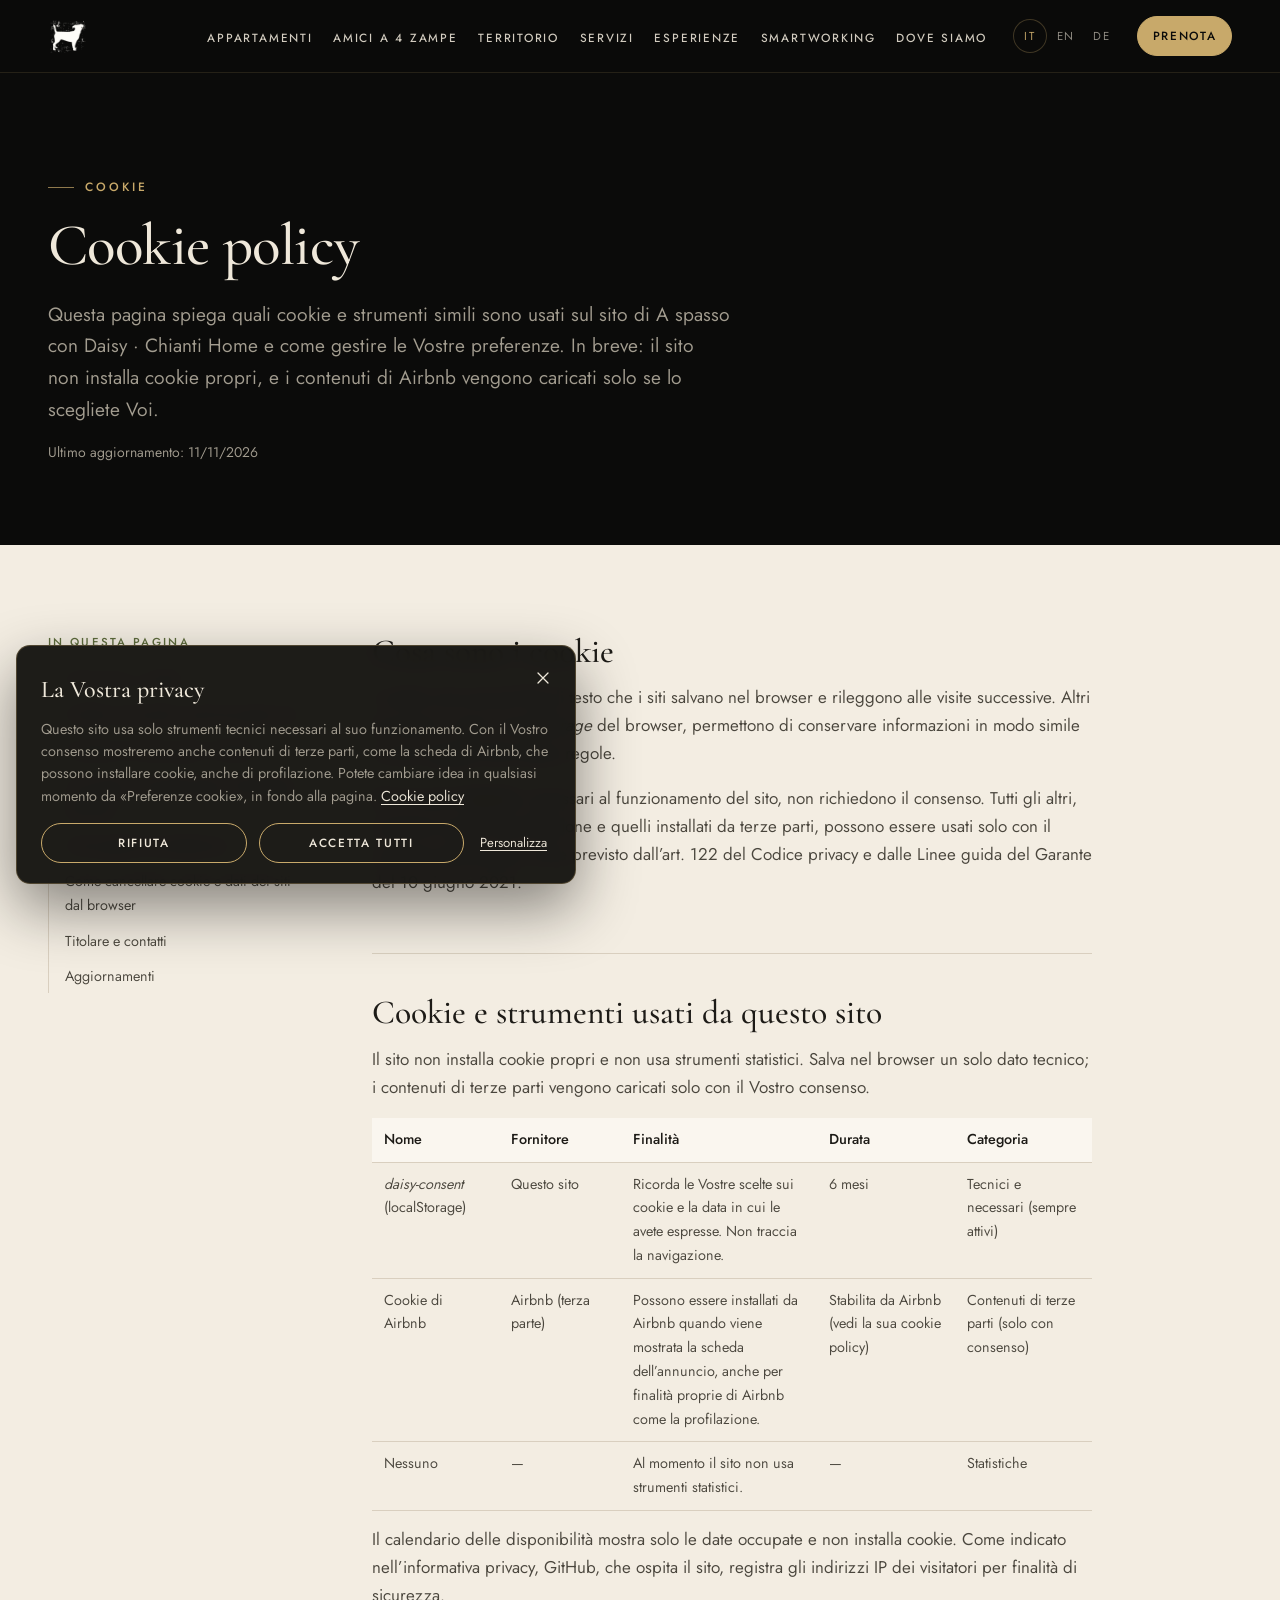
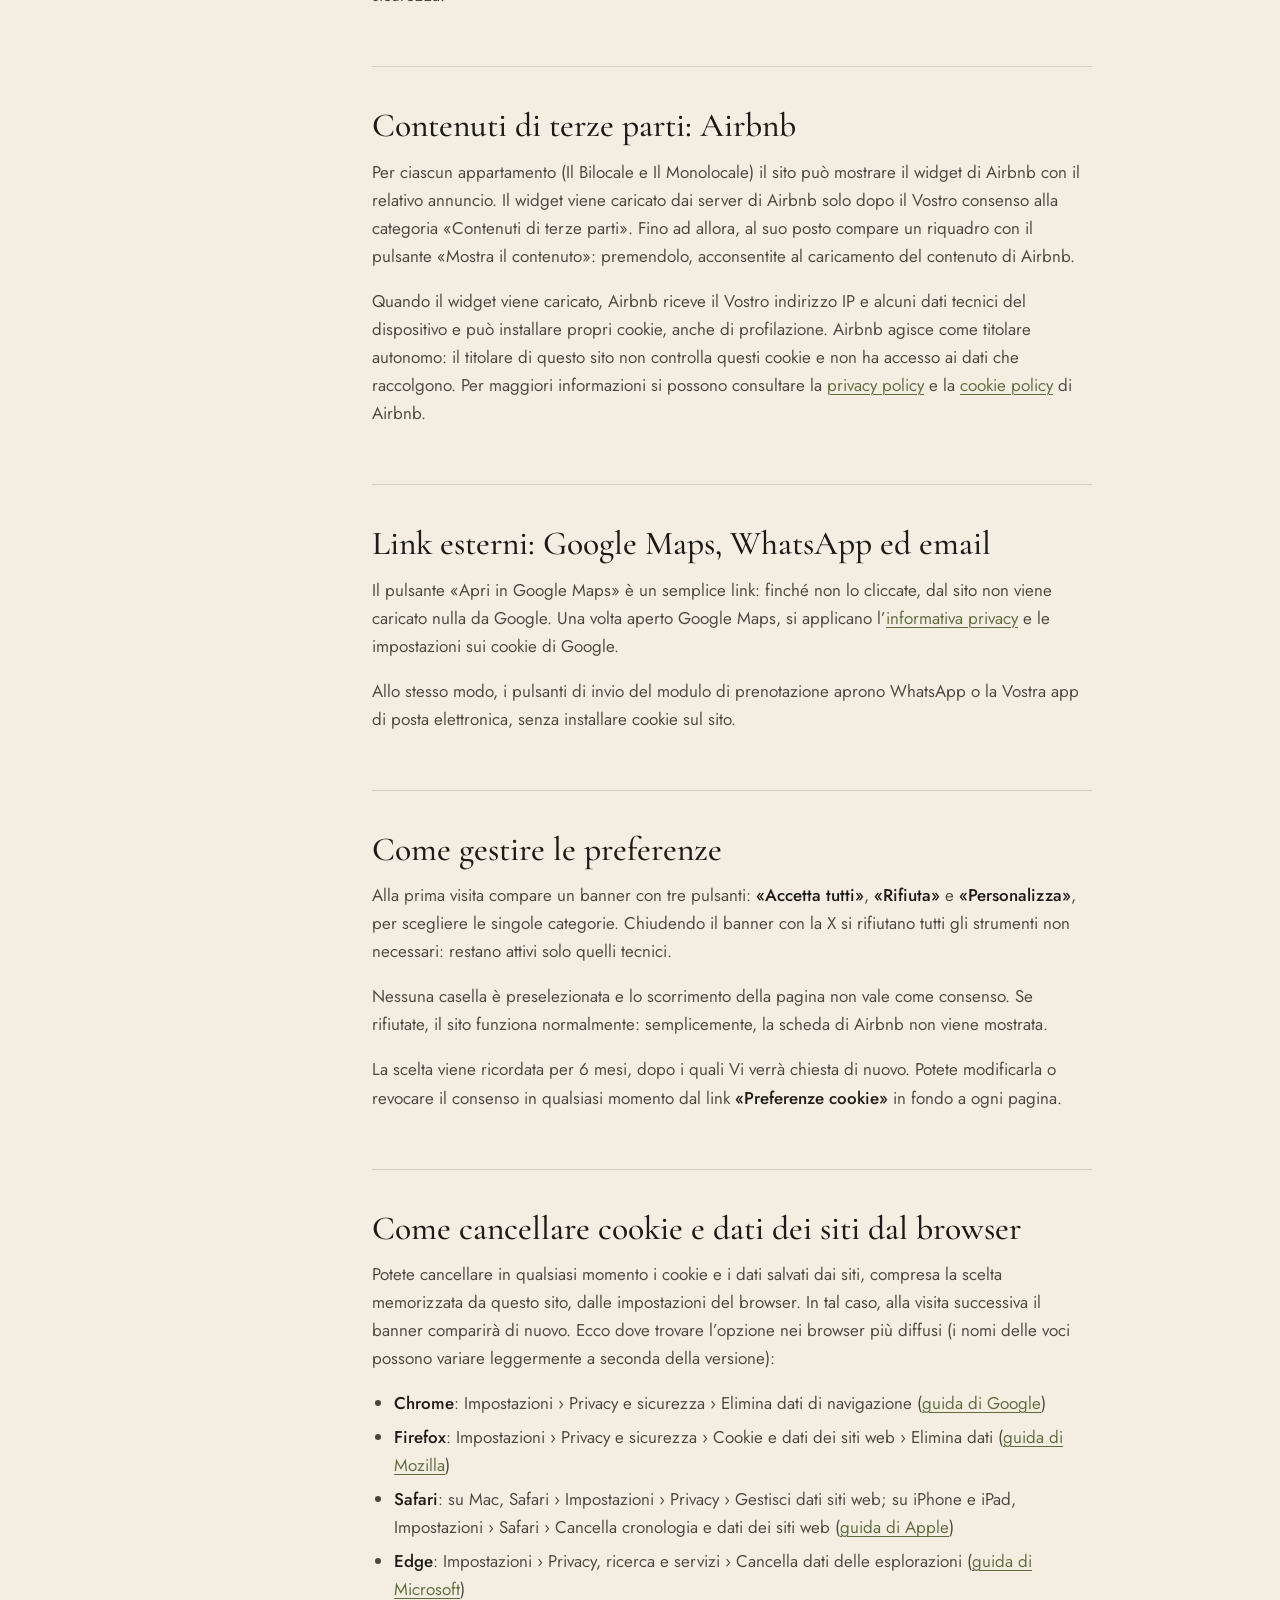
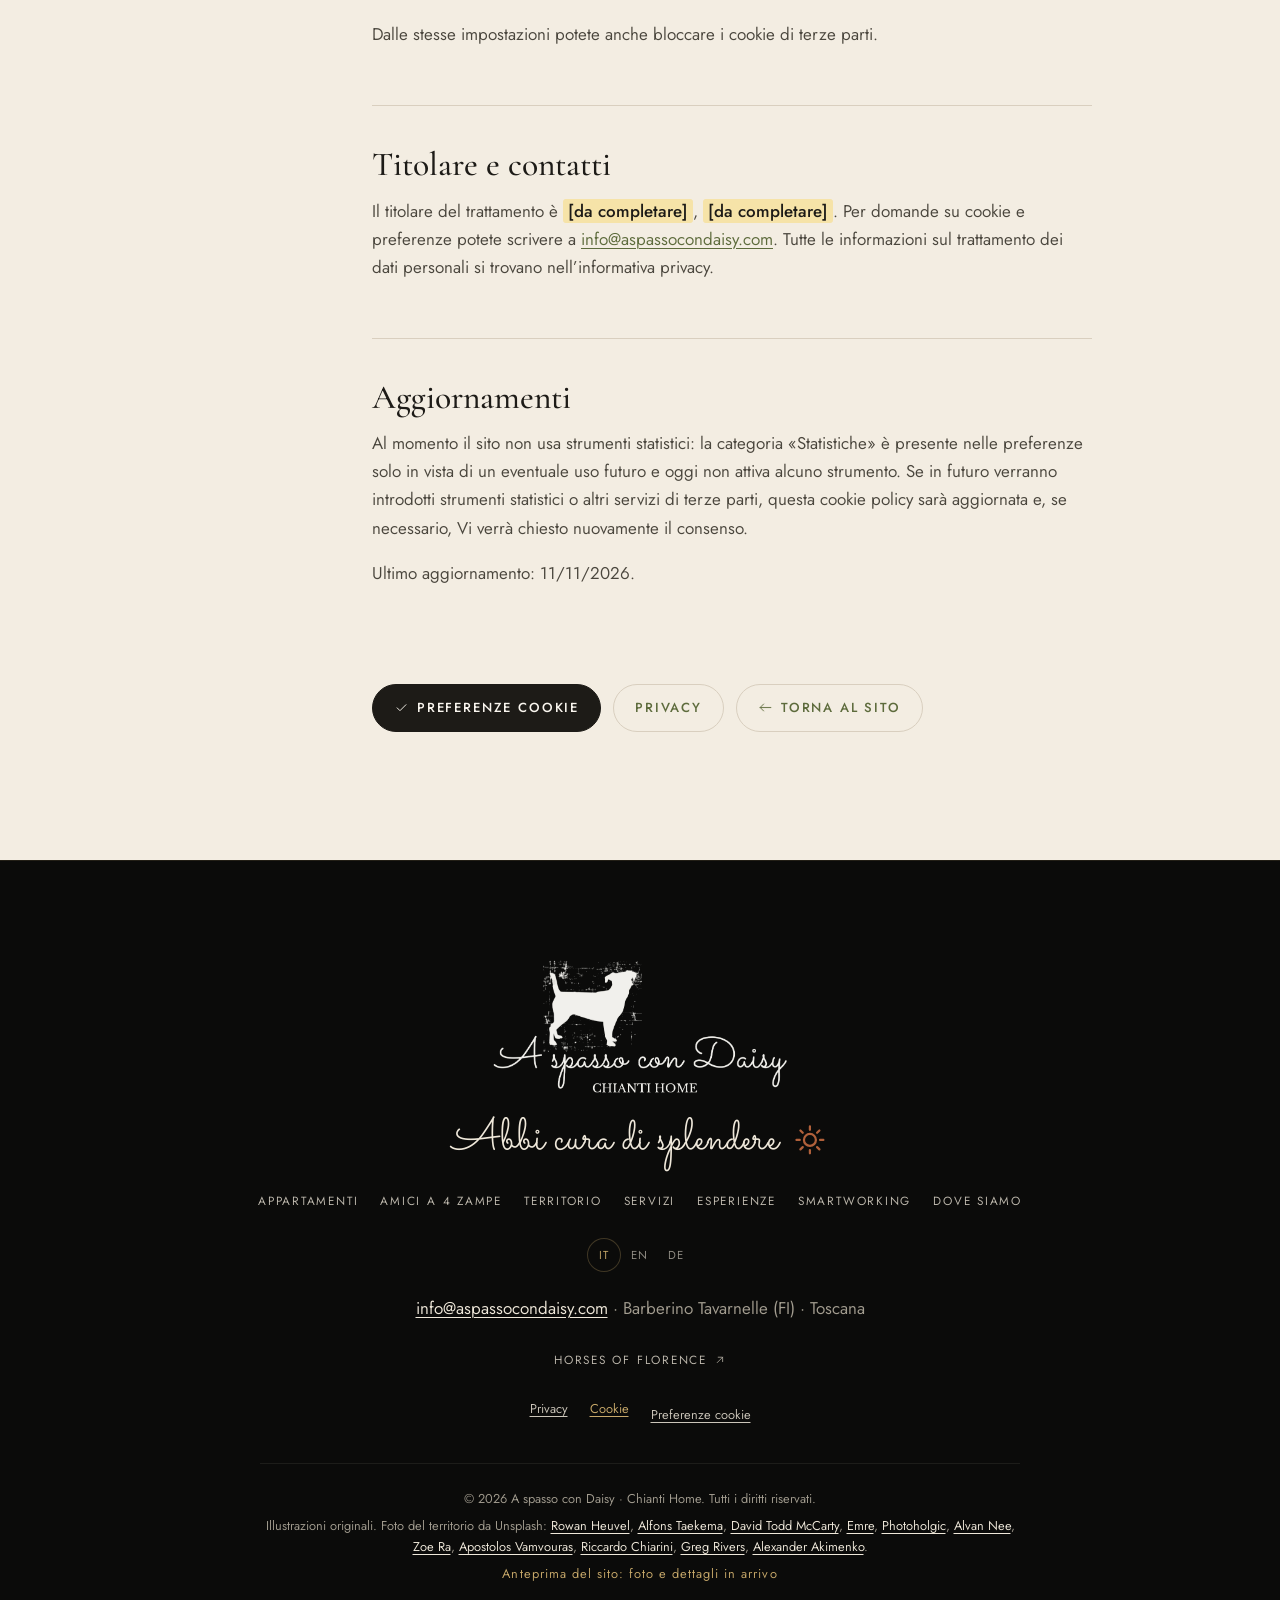
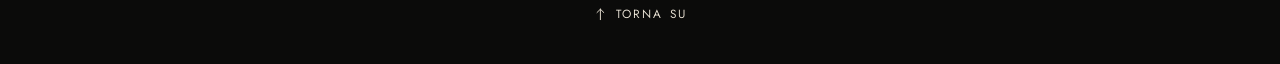
<file: cookie/index.html>
<!doctype html>
<html lang="it" class="no-js">
<head>
<meta charset="utf-8">
<meta name="viewport" content="width=device-width, initial-scale=1, viewport-fit=cover">
<title>Cookie policy · A spasso con Daisy · Chianti Home</title>
<meta name="description" content="Cookie policy di A spasso con Daisy · Chianti Home: il sito non usa cookie propri e la scheda di Airbnb si carica solo con il Vostro consenso.">
<meta name="robots" content="noindex, nofollow">
<meta name="theme-color" content="#0b0b0a">
<meta name="color-scheme" content="light">
<link rel="canonical" href="https://metm98.github.io/ASpassoConDaisyChiantiHome/cookie/">
<link rel="alternate" hreflang="it" href="https://metm98.github.io/ASpassoConDaisyChiantiHome/cookie/">
<link rel="alternate" hreflang="en" href="https://metm98.github.io/ASpassoConDaisyChiantiHome/en/cookie/">
<link rel="alternate" hreflang="de" href="https://metm98.github.io/ASpassoConDaisyChiantiHome/de/cookie/">
<link rel="alternate" hreflang="x-default" href="https://metm98.github.io/ASpassoConDaisyChiantiHome/cookie/">
<meta property="og:type" content="website">
<meta property="og:site_name" content="A spasso con Daisy · Chianti Home">
<meta property="og:title" content="Cookie policy · A spasso con Daisy · Chianti Home">
<meta property="og:description" content="Cookie policy di A spasso con Daisy · Chianti Home: il sito non usa cookie propri e la scheda di Airbnb si carica solo con il Vostro consenso.">
<meta property="og:url" content="https://metm98.github.io/ASpassoConDaisyChiantiHome/cookie/">
<meta property="og:locale" content="it_IT">
<meta property="og:image" content="https://metm98.github.io/ASpassoConDaisyChiantiHome/assets/img/brand/og-image.jpg">
<meta property="og:image:width" content="1200">
<meta property="og:image:height" content="630">
<meta property="og:image:alt" content="Logo di A spasso con Daisy, Chianti Home">
<meta name="twitter:card" content="summary_large_image">
<link rel="icon" type="image/png" sizes="32x32" href="../assets/img/brand/favicon-32.png">
<link rel="icon" type="image/png" sizes="48x48" href="../assets/img/brand/favicon-48.png">
<link rel="apple-touch-icon" href="../assets/img/brand/apple-touch-icon.png">
<link rel="manifest" href="../site.webmanifest">
<link rel="preload" href="../assets/fonts/cormorant-garamond.woff2" as="font" type="font/woff2" crossorigin>
<link rel="preload" href="../assets/fonts/jost.woff2" as="font" type="font/woff2" crossorigin>
<link rel="stylesheet" href="../assets/css/style.css">
<script>document.documentElement.classList.replace('no-js','js')</script>
</head>
<body class="page-cookie">
<svg xmlns="http://www.w3.org/2000/svg" class="sprite" aria-hidden="true" focusable="false"><symbol id="i-arrow-down" viewBox="0 0 24 24"><g fill="none" stroke="currentColor" stroke-width="1.5" stroke-linecap="round" stroke-linejoin="round"><path d="M12 3.5v17M6.5 15l5.5 5.5 5.5-5.5"/></g></symbol><symbol id="i-arrow-right" viewBox="0 0 24 24"><g fill="none" stroke="currentColor" stroke-width="1.5" stroke-linecap="round" stroke-linejoin="round"><path d="M3.5 12h17M15 6.5l5.5 5.5-5.5 5.5"/></g></symbol><symbol id="i-arrow-up-right" viewBox="0 0 24 24"><g fill="none" stroke="currentColor" stroke-width="1.5" stroke-linecap="round" stroke-linejoin="round"><path d="M6.5 17.5l11-11M8.5 6.5h9v9"/></g></symbol><symbol id="i-check" viewBox="0 0 24 24"><g fill="none" stroke="currentColor" stroke-width="1.5" stroke-linecap="round" stroke-linejoin="round"><path d="M5 12.5l4.5 4.5L19 7.5"/></g></symbol><symbol id="i-close" viewBox="0 0 24 24"><g fill="none" stroke="currentColor" stroke-width="1.5" stroke-linecap="round" stroke-linejoin="round"><path d="M6 6l12 12M18 6 6 18"/></g></symbol><symbol id="i-sun" viewBox="0 0 24 24"><g fill="none" stroke="currentColor" stroke-width="1.5" stroke-linecap="round" stroke-linejoin="round"><circle cx="12" cy="12" r="4"/><path d="M12 5.2 12 3M16.81 7.19 18.36 5.64M18.8 12 21 12M16.81 16.81 18.36 18.36M12 18.8 12 21M7.19 16.81 5.64 18.36M5.2 12 3 12M7.19 7.19 5.64 5.64"/></g></symbol></svg>
<a class="skip" href="#main">Vai al contenuto</a>
<header class="site-header" id="top">
  <div class="site-header__inner">
    <a class="brand" href="../" aria-label="A spasso con Daisy — Chianti Home">
      <img class="brand__mark" src="../assets/img/brand/mark-light.webp" width="44" height="44" alt="">
      <span class="brand__name">A spasso con Daisy</span>
    </a>
    <nav class="nav" id="nav" aria-label="Menu">
      <ul class="nav__list">
        <li><a class="nav__link" href="../#apartments">Appartamenti</a></li>
        <li><a class="nav__link" href="../#dogs">Amici a 4 zampe</a></li>
        <li><a class="nav__link" href="../#territory">Territorio</a></li>
        <li><a class="nav__link" href="../#included">Servizi</a></li>
        <li><a class="nav__link" href="../#experiences">Esperienze</a></li>
        <li><a class="nav__link" href="../#smartworking">Smartworking</a></li>
        <li><a class="nav__link" href="../#location">Dove siamo</a></li>
      </ul>
      <div class="nav__extra">
        <ul class="langs" aria-label="Lingua">
          <li><a href="../cookie/" hreflang="it" lang="it" aria-current="true">IT</a></li>
          <li><a href="../en/cookie/" hreflang="en" lang="en">EN</a></li>
          <li><a href="../de/cookie/" hreflang="de" lang="de">DE</a></li>
        </ul>
        <a class="btn btn--gold btn--sm" href="../#booking">Prenota</a>
      </div>
    </nav>
    <button class="menu-toggle" type="button" aria-controls="nav" aria-expanded="false" data-open="Apri il menu" data-close="Chiudi il menu">
      <span class="sr-only">Apri il menu</span>
      <span class="menu-toggle__bars" aria-hidden="true"></span>
    </button>
  </div>
</header>
<main id="main" class="legal">
  <section class="legal__hero">
    <div class="container">
      <p class="kicker kicker--gold">Cookie</p>
      <h1 class="h2 legal__title">Cookie policy</h1>
<p class="lead">Questa pagina spiega quali cookie e strumenti simili sono usati sul sito di A spasso con Daisy · Chianti Home e come gestire le Vostre preferenze. In breve: il sito non installa cookie propri, e i contenuti di Airbnb vengono caricati solo se lo scegliete Voi.</p>      <p class="small legal__updated">Ultimo aggiornamento: 11/11/2026</p>
    </div>
  </section>
  <div class="container legal__body">
    <nav class="legal__toc" aria-labelledby="toc-title">
      <p class="legal__toc-title" id="toc-title">In questa pagina</p>
      <ol>
<li><a href="#cosa-sono">Cosa sono i cookie</a></li><li><a href="#strumenti-usati">Cookie e strumenti usati da questo sito</a></li><li><a href="#contenuti-terze-parti">Contenuti di terze parti: Airbnb</a></li><li><a href="#link-esterni">Link esterni: Google Maps, WhatsApp ed email</a></li><li><a href="#gestire-preferenze">Come gestire le preferenze</a></li><li><a href="#cancellare-cookie">Come cancellare cookie e dati dei siti dal browser</a></li><li><a href="#contatti">Titolare e contatti</a></li><li><a href="#aggiornamenti">Aggiornamenti</a></li>      </ol>
    </nav>
    <article class="legal__content">
      <section id="cosa-sono">
        <h2 class="h3">Cosa sono i cookie</h2>
        <p>I cookie sono piccoli file di testo che i siti salvano nel browser e rileggono alle visite successive. Altri strumenti, come il <em>localStorage</em> del browser, permettono di conservare informazioni in modo simile e sono soggetti alle stesse regole.</p><p>Gli strumenti <strong>tecnici</strong>, necessari al funzionamento del sito, non richiedono il consenso. Tutti gli altri, compresi quelli di profilazione e quelli installati da terze parti, possono essere usati solo con il consenso dell’utente, come previsto dall’art. 122 del Codice privacy e dalle Linee guida del Garante del 10 giugno 2021.</p>
      </section>
      <section id="strumenti-usati">
        <h2 class="h3">Cookie e strumenti usati da questo sito</h2>
        <p>Il sito non installa cookie propri e non usa strumenti statistici. Salva nel browser un solo dato tecnico; i contenuti di terze parti vengono caricati solo con il Vostro consenso.</p><table><thead><tr><th>Nome</th><th>Fornitore</th><th>Finalità</th><th>Durata</th><th>Categoria</th></tr></thead><tbody><tr><td><em>daisy-consent</em> (localStorage)</td><td>Questo sito</td><td>Ricorda le Vostre scelte sui cookie e la data in cui le avete espresse. Non traccia la navigazione.</td><td>6 mesi</td><td>Tecnici e necessari (sempre attivi)</td></tr><tr><td>Cookie di Airbnb</td><td>Airbnb (terza parte)</td><td>Possono essere installati da Airbnb quando viene mostrata la scheda dell’annuncio, anche per finalità proprie di Airbnb come la profilazione.</td><td>Stabilita da Airbnb (vedi la sua cookie policy)</td><td>Contenuti di terze parti (solo con consenso)</td></tr><tr><td>Nessuno</td><td>—</td><td>Al momento il sito non usa strumenti statistici.</td><td>—</td><td>Statistiche</td></tr></tbody></table><p>Il calendario delle disponibilità mostra solo le date occupate e non installa cookie. Come indicato nell’informativa privacy, GitHub, che ospita il sito, registra gli indirizzi IP dei visitatori per finalità di sicurezza.</p>
      </section>
      <section id="contenuti-terze-parti">
        <h2 class="h3">Contenuti di terze parti: Airbnb</h2>
        <p>Per ciascun appartamento (Il Bilocale e Il Monolocale) il sito può mostrare il widget di Airbnb con il relativo annuncio. Il widget viene caricato dai server di Airbnb solo dopo il Vostro consenso alla categoria «Contenuti di terze parti». Fino ad allora, al suo posto compare un riquadro con il pulsante «Mostra il contenuto»: premendolo, acconsentite al caricamento del contenuto di Airbnb.</p><p>Quando il widget viene caricato, Airbnb riceve il Vostro indirizzo IP e alcuni dati tecnici del dispositivo e può installare propri cookie, anche di profilazione. Airbnb agisce come titolare autonomo: il titolare di questo sito non controlla questi cookie e non ha accesso ai dati che raccolgono. Per maggiori informazioni si possono consultare la <a href="https://www.airbnb.it/help/article/2855" target="_blank" rel="noopener">privacy policy</a> e la <a href="https://www.airbnb.it/terms/cookie_policy" target="_blank" rel="noopener">cookie policy</a> di Airbnb.</p>
      </section>
      <section id="link-esterni">
        <h2 class="h3">Link esterni: Google Maps, WhatsApp ed email</h2>
        <p>Il pulsante «Apri in Google Maps» è un semplice link: finché non lo cliccate, dal sito non viene caricato nulla da Google. Una volta aperto Google Maps, si applicano l’<a href="https://policies.google.com/privacy?hl=it" target="_blank" rel="noopener">informativa privacy</a> e le impostazioni sui cookie di Google.</p><p>Allo stesso modo, i pulsanti di invio del modulo di prenotazione aprono WhatsApp o la Vostra app di posta elettronica, senza installare cookie sul sito.</p>
      </section>
      <section id="gestire-preferenze">
        <h2 class="h3">Come gestire le preferenze</h2>
        <p>Alla prima visita compare un banner con tre pulsanti: <strong>«Accetta tutti»</strong>, <strong>«Rifiuta»</strong> e <strong>«Personalizza»</strong>, per scegliere le singole categorie. Chiudendo il banner con la X si rifiutano tutti gli strumenti non necessari: restano attivi solo quelli tecnici.</p><p>Nessuna casella è preselezionata e lo scorrimento della pagina non vale come consenso. Se rifiutate, il sito funziona normalmente: semplicemente, la scheda di Airbnb non viene mostrata.</p><p>La scelta viene ricordata per 6 mesi, dopo i quali Vi verrà chiesta di nuovo. Potete modificarla o revocare il consenso in qualsiasi momento dal link <strong>«Preferenze cookie»</strong> in fondo a ogni pagina.</p>
      </section>
      <section id="cancellare-cookie">
        <h2 class="h3">Come cancellare cookie e dati dei siti dal browser</h2>
        <p>Potete cancellare in qualsiasi momento i cookie e i dati salvati dai siti, compresa la scelta memorizzata da questo sito, dalle impostazioni del browser. In tal caso, alla visita successiva il banner comparirà di nuovo. Ecco dove trovare l’opzione nei browser più diffusi (i nomi delle voci possono variare leggermente a seconda della versione):</p><ul><li><strong>Chrome</strong>: Impostazioni › Privacy e sicurezza › Elimina dati di navigazione (<a href="https://support.google.com/chrome/answer/95647?hl=it" target="_blank" rel="noopener">guida di Google</a>)</li><li><strong>Firefox</strong>: Impostazioni › Privacy e sicurezza › Cookie e dati dei siti web › Elimina dati (<a href="https://support.mozilla.org/kb/clear-cookies-and-site-data-firefox" target="_blank" rel="noopener">guida di Mozilla</a>)</li><li><strong>Safari</strong>: su Mac, Safari › Impostazioni › Privacy › Gestisci dati siti web; su iPhone e iPad, Impostazioni › Safari › Cancella cronologia e dati dei siti web (<a href="https://support.apple.com/it-it/guide/safari/sfri11471/mac" target="_blank" rel="noopener">guida di Apple</a>)</li><li><strong>Edge</strong>: Impostazioni › Privacy, ricerca e servizi › Cancella dati delle esplorazioni (<a href="https://support.microsoft.com/microsoft-edge/delete-cookies-in-microsoft-edge-63947406-40ac-c3b8-57b9-2a946a29ae09" target="_blank" rel="noopener">guida di Microsoft</a>)</li></ul><p>Dalle stesse impostazioni potete anche bloccare i cookie di terze parti.</p>
      </section>
      <section id="contatti">
        <h2 class="h3">Titolare e contatti</h2>
        <p>Il titolare del trattamento è <strong><mark class="todo">[da completare]</mark></strong>, <mark class="todo">[da completare]</mark>. Per domande su cookie e preferenze potete scrivere a <a href="mailto:info@aspassocondaisy.com">info@aspassocondaisy.com</a>. Tutte le informazioni sul trattamento dei dati personali si trovano nell’informativa privacy.</p>
      </section>
      <section id="aggiornamenti">
        <h2 class="h3">Aggiornamenti</h2>
        <p>Al momento il sito non usa strumenti statistici: la categoria «Statistiche» è presente nelle preferenze solo in vista di un eventuale uso futuro e oggi non attiva alcuno strumento. Se in futuro verranno introdotti strumenti statistici o altri servizi di terze parti, questa cookie policy sarà aggiornata e, se necessario, Vi verrà chiesto nuovamente il consenso.</p><p>Ultimo aggiornamento: 11/11/2026.</p>
      </section>
      <div class="legal__actions">
        <button class="btn btn--dark" type="button" data-consent-action="customize"><svg class="icon " aria-hidden="true" focusable="false"><use href="#i-check"></use></svg><span>Preferenze cookie</span></button>
        <a class="btn btn--outline" href="../privacy/">Privacy</a>
        <a class="btn btn--outline" href="../"><svg class="icon icon--left" aria-hidden="true" focusable="false"><use href="#i-arrow-right"></use></svg><span>Torna al sito</span></a>
      </div>
    </article>
  </div>
</main>
<footer class="site-footer">
  <div class="container site-footer__inner">
    <img class="site-footer__logo" src="../assets/img/brand/logo-light.webp" width="989" height="459" alt="A spasso con Daisy — Chianti Home" loading="lazy" decoding="async">
    <p class="script site-footer__tagline">Abbi cura di splendere <span class="sun" aria-hidden="true"><svg class="icon " aria-hidden="true" focusable="false"><use href="#i-sun"></use></svg></span></p>
    <nav aria-label="Footer">
      <ul class="site-footer__nav">
<li><a href="../#apartments">Appartamenti</a></li><li><a href="../#dogs">Amici a 4 zampe</a></li><li><a href="../#territory">Territorio</a></li><li><a href="../#included">Servizi</a></li><li><a href="../#experiences">Esperienze</a></li><li><a href="../#smartworking">Smartworking</a></li><li><a href="../#location">Dove siamo</a></li>      </ul>
    </nav>
    <ul class="langs langs--footer" aria-label="Lingua">
      <li><a href="../cookie/" hreflang="it" lang="it" aria-current="true">IT</a></li>
      <li><a href="../en/cookie/" hreflang="en" lang="en">EN</a></li>
      <li><a href="../de/cookie/" hreflang="de" lang="de">DE</a></li>
    </ul>
    <p class="site-footer__contact"><a href="mailto:info@aspassocondaisy.com">info@aspassocondaisy.com</a> · Barberino Tavarnelle (FI) · Toscana</p>
    <p class="site-footer__partner"><a href="https://metm98.github.io/HorsesOfFlorence/" target="_blank" rel="noopener">Horses of Florence<svg class="icon " aria-hidden="true" focusable="false"><use href="#i-arrow-up-right"></use></svg><span class="sr-only"> (si apre in una nuova scheda)</span></a></p>
    <ul class="site-footer__legal">
      <li><a href="../privacy/">Privacy</a></li>
      <li><a href="../cookie/" aria-current="page">Cookie</a></li>
      <li><button class="link-button" type="button" data-consent-action="customize">Preferenze cookie</button></li>
    </ul>
    <div class="site-footer__meta">
      <p>© 2026 A spasso con Daisy · Chianti Home. Tutti i diritti riservati.</p>
      <p>
        Illustrazioni originali.
        Foto del territorio da Unsplash:
<a href="https://unsplash.com/photos/xYYBo69fvQE" target="_blank" rel="noopener">Rowan Heuvel</a>, <a href="https://unsplash.com/photos/VdAyo0CkbdQ" target="_blank" rel="noopener">Alfons Taekema</a>, <a href="https://unsplash.com/photos/MoU9RTtaxWw" target="_blank" rel="noopener">David Todd McCarty</a>, <a href="https://unsplash.com/photos/iRVq6avVGDE" target="_blank" rel="noopener">Emre</a>, <a href="https://unsplash.com/photos/jxy6anuB5b4" target="_blank" rel="noopener">Photoholgic</a>, <a href="https://unsplash.com/photos/T-0EW-SEbsE" target="_blank" rel="noopener">Alvan Nee</a>, <a href="https://unsplash.com/photos/sirEpWjfSmo" target="_blank" rel="noopener">Zoe Ra</a>, <a href="https://unsplash.com/photos/FjvIsYAqoic" target="_blank" rel="noopener">Apostolos Vamvouras</a>, <a href="https://unsplash.com/photos/_C-ZxPF-BtQ" target="_blank" rel="noopener">Riccardo Chiarini</a>, <a href="https://unsplash.com/photos/gRW6kNuibFo" target="_blank" rel="noopener">Greg Rivers</a>, <a href="https://unsplash.com/photos/vxzkxfJ8FlE" target="_blank" rel="noopener">Alexander Akimenko</a>.      </p>
<p class="site-footer__preview">Anteprima del sito: foto e dettagli in arrivo</p>      <a class="site-footer__top" href="#top"><svg class="icon icon--up" aria-hidden="true" focusable="false"><use href="#i-arrow-down"></use></svg><span>Torna su</span></a>
    </div>
  </div>
</footer>
<section class="consent" id="consent" aria-labelledby="consent-title" hidden>
  <button class="consent__close" type="button" data-consent-action="reject" aria-label="Chiudi e rifiuta"><svg class="icon " aria-hidden="true" focusable="false"><use href="#i-close"></use></svg></button>
  <h2 class="consent__title" id="consent-title">La Vostra privacy</h2>
  <p class="consent__text">Questo sito usa solo strumenti tecnici necessari al suo funzionamento. Con il Vostro consenso mostreremo anche contenuti di terze parti, come la scheda di Airbnb, che possono installare cookie, anche di profilazione. Potete cambiare idea in qualsiasi momento da «Preferenze cookie», in fondo alla pagina. <a href="../cookie/">Cookie policy</a></p>
  <div class="consent__actions">
    <button class="btn btn--choice btn--sm" type="button" data-consent-action="reject">Rifiuta</button>
    <button class="btn btn--choice btn--sm" type="button" data-consent-action="accept">Accetta tutti</button>
    <button class="link-button consent__more" type="button" data-consent-action="customize">Personalizza</button>
  </div>
</section>
<dialog class="consent-dialog" id="consent-dialog" aria-labelledby="consent-dialog-title">
  <div class="consent-dialog__inner">
    <div class="consent-dialog__head">
      <h2 class="h3" id="consent-dialog-title">Preferenze cookie</h2>
      <button class="consent__close consent__close--dialog" type="button" data-consent-action="dismiss" aria-label="Chiudi il menu"><svg class="icon " aria-hidden="true" focusable="false"><use href="#i-close"></use></svg></button>
    </div>
    <p class="small">Scegliete quali contenuti attivare. Gli strumenti tecnici sono sempre attivi perché servono al funzionamento del sito. <a href="../cookie/">Cookie policy</a></p>
    <ul class="consent-cats">
      <li class="consent-cat">
        <div><h3 class="consent-cat__title">Tecnici e necessari</h3><p>Ricordano le Vostre scelte sui cookie. Non tracciano la navigazione.</p></div>
        <span class="badge badge--outline">Sempre attivi</span>
      </li>
      <li class="consent-cat">
        <label class="switch">
          <span><span class="consent-cat__title">Contenuti di terze parti</span><span class="consent-cat__text">Scheda di Airbnb e altri contenuti esterni. Questi servizi possono installare propri cookie, anche di profilazione.</span></span>
          <input type="checkbox" role="switch" name="embeds" data-consent-category="embeds">
          <span class="switch__track" aria-hidden="true"></span>
        </label>
      </li>
    </ul>
    <div class="consent-dialog__actions">
      <button class="btn btn--choice btn--sm" type="button" data-consent-action="reject">Rifiuta</button>
      <button class="btn btn--choice btn--sm" type="button" data-consent-action="save">Salva le preferenze</button>
      <button class="btn btn--choice btn--sm" type="button" data-consent-action="accept">Accetta tutti</button>
    </div>
    <p class="consent-dialog__saved small" role="status" aria-live="polite"></p>
  </div>
</dialog>
<script type="application/json" id="consent-config">{"banner": "always", "categories": ["embeds"], "days": 180, "lang": "it", "saved": "Preferenze salvate", "version": 1}</script>
<script src="../assets/js/consent.js" defer></script>
<script src="../assets/js/main.js" defer></script>
</body>
</html>
</file>
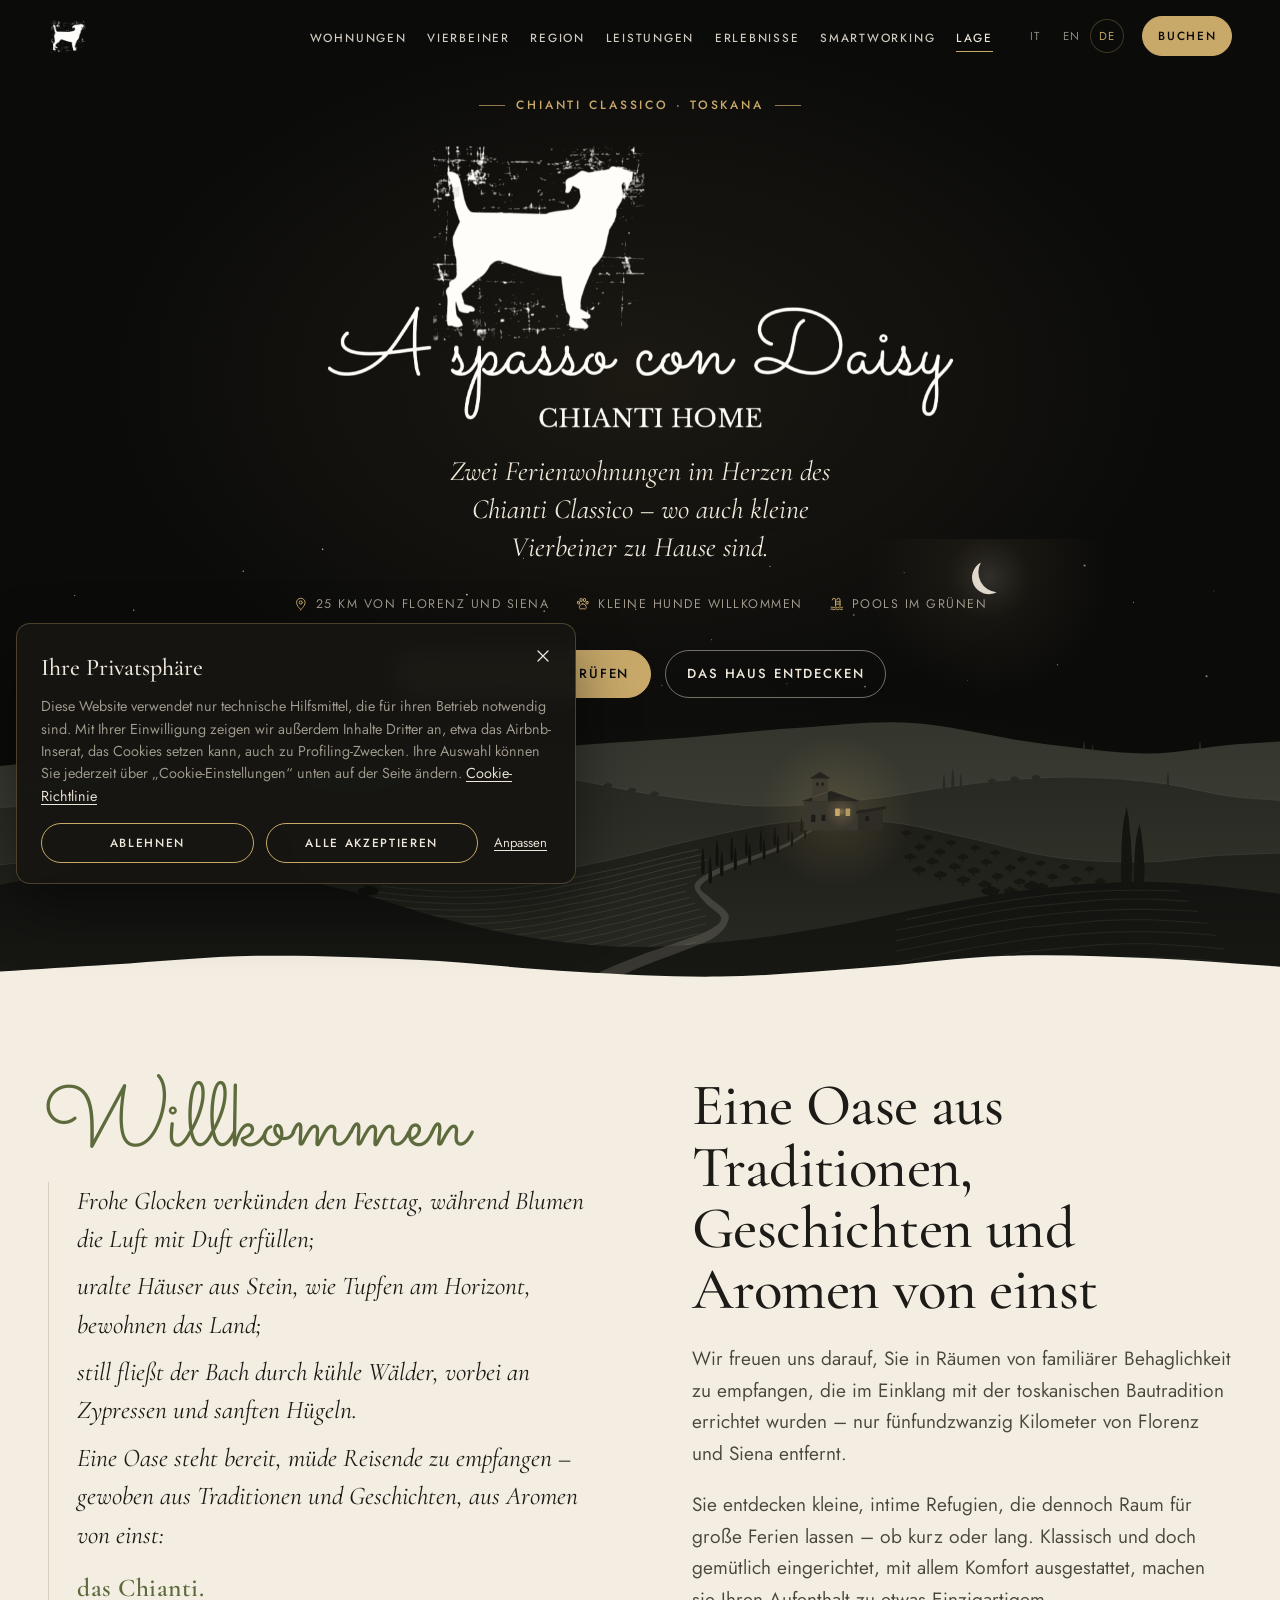
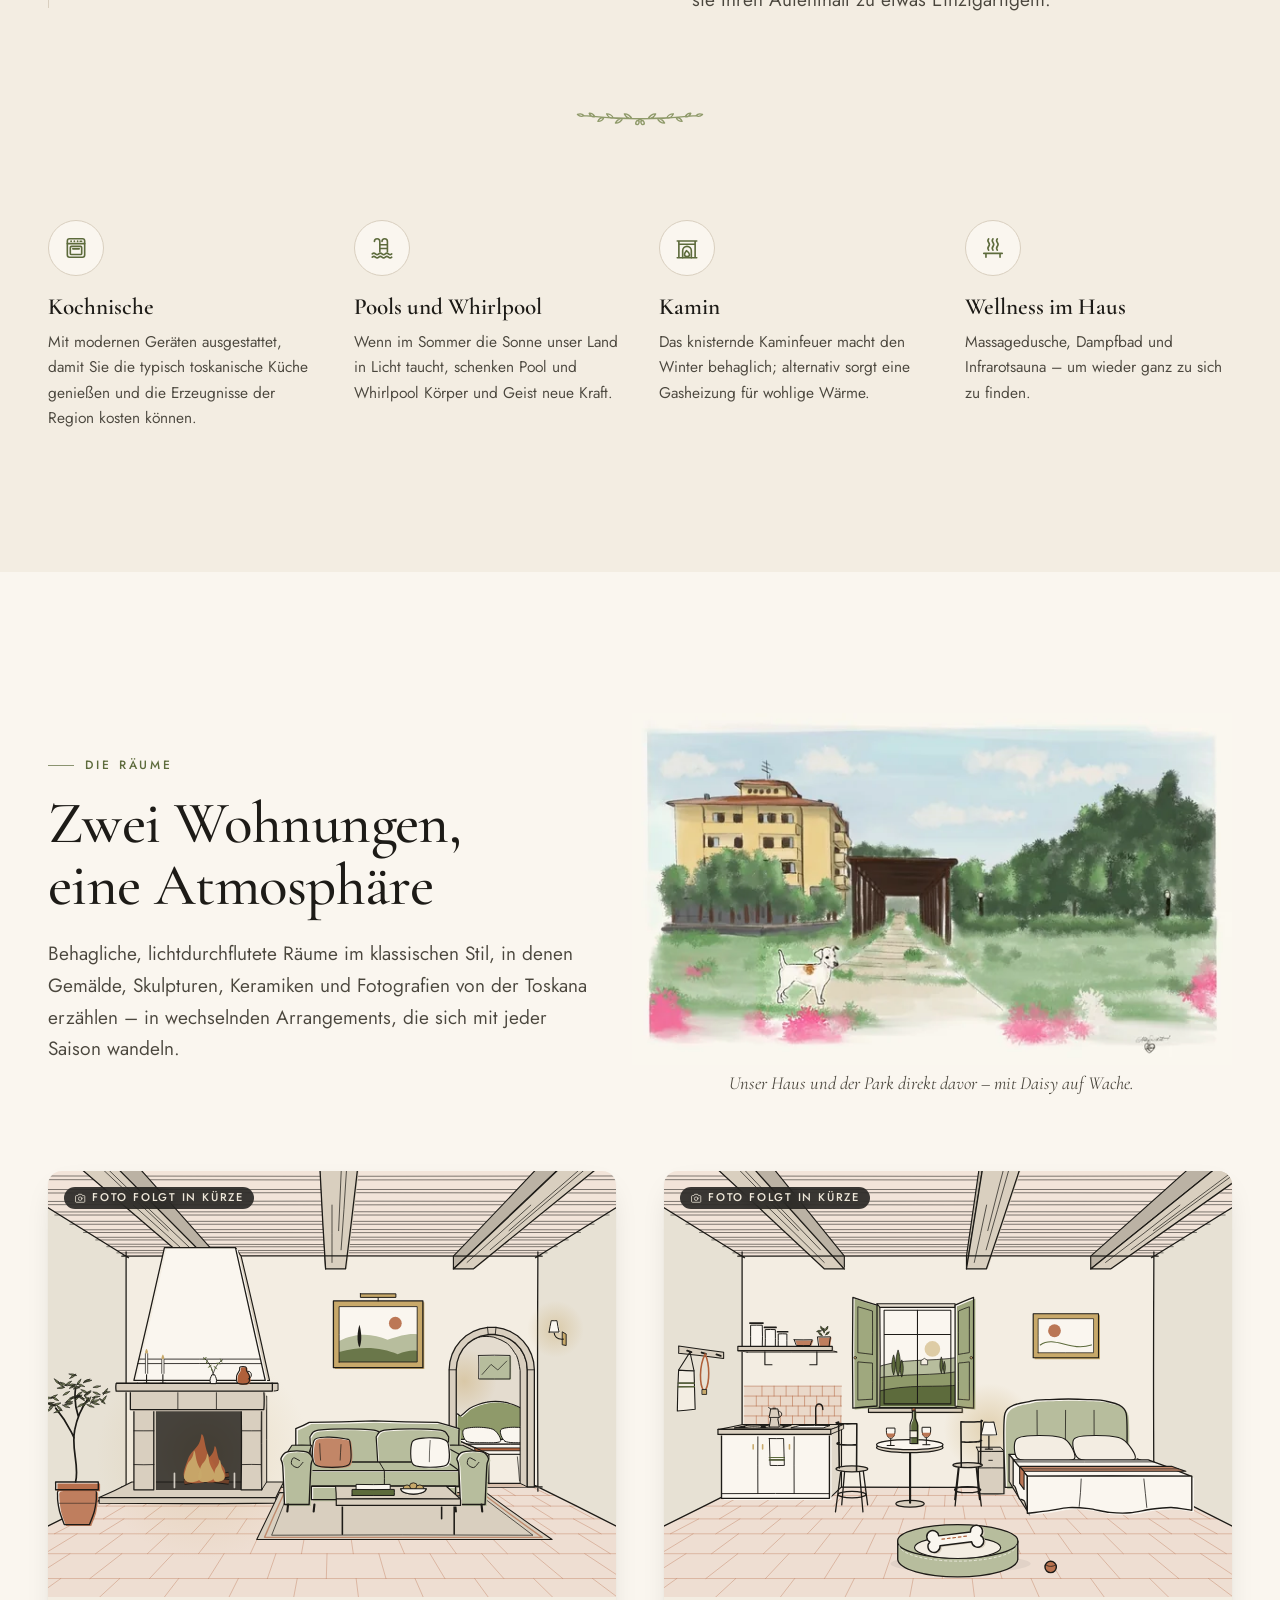
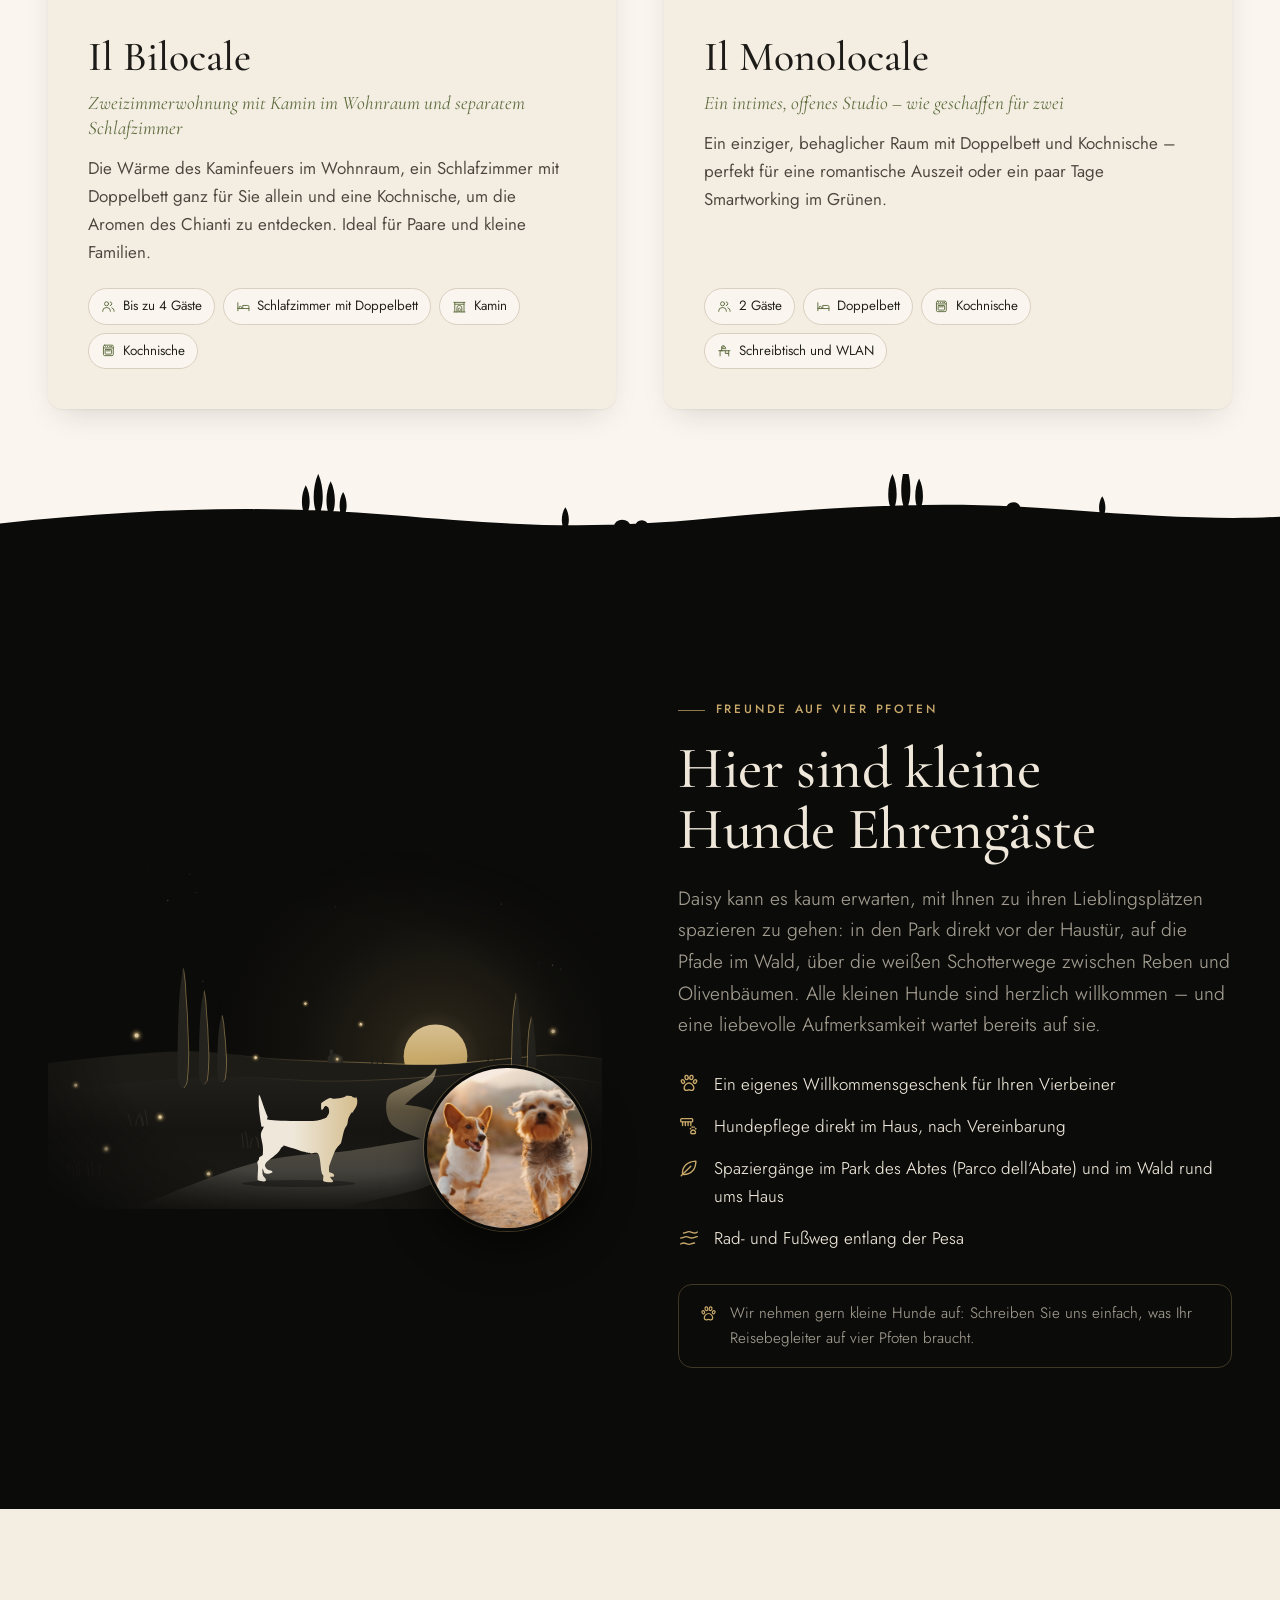
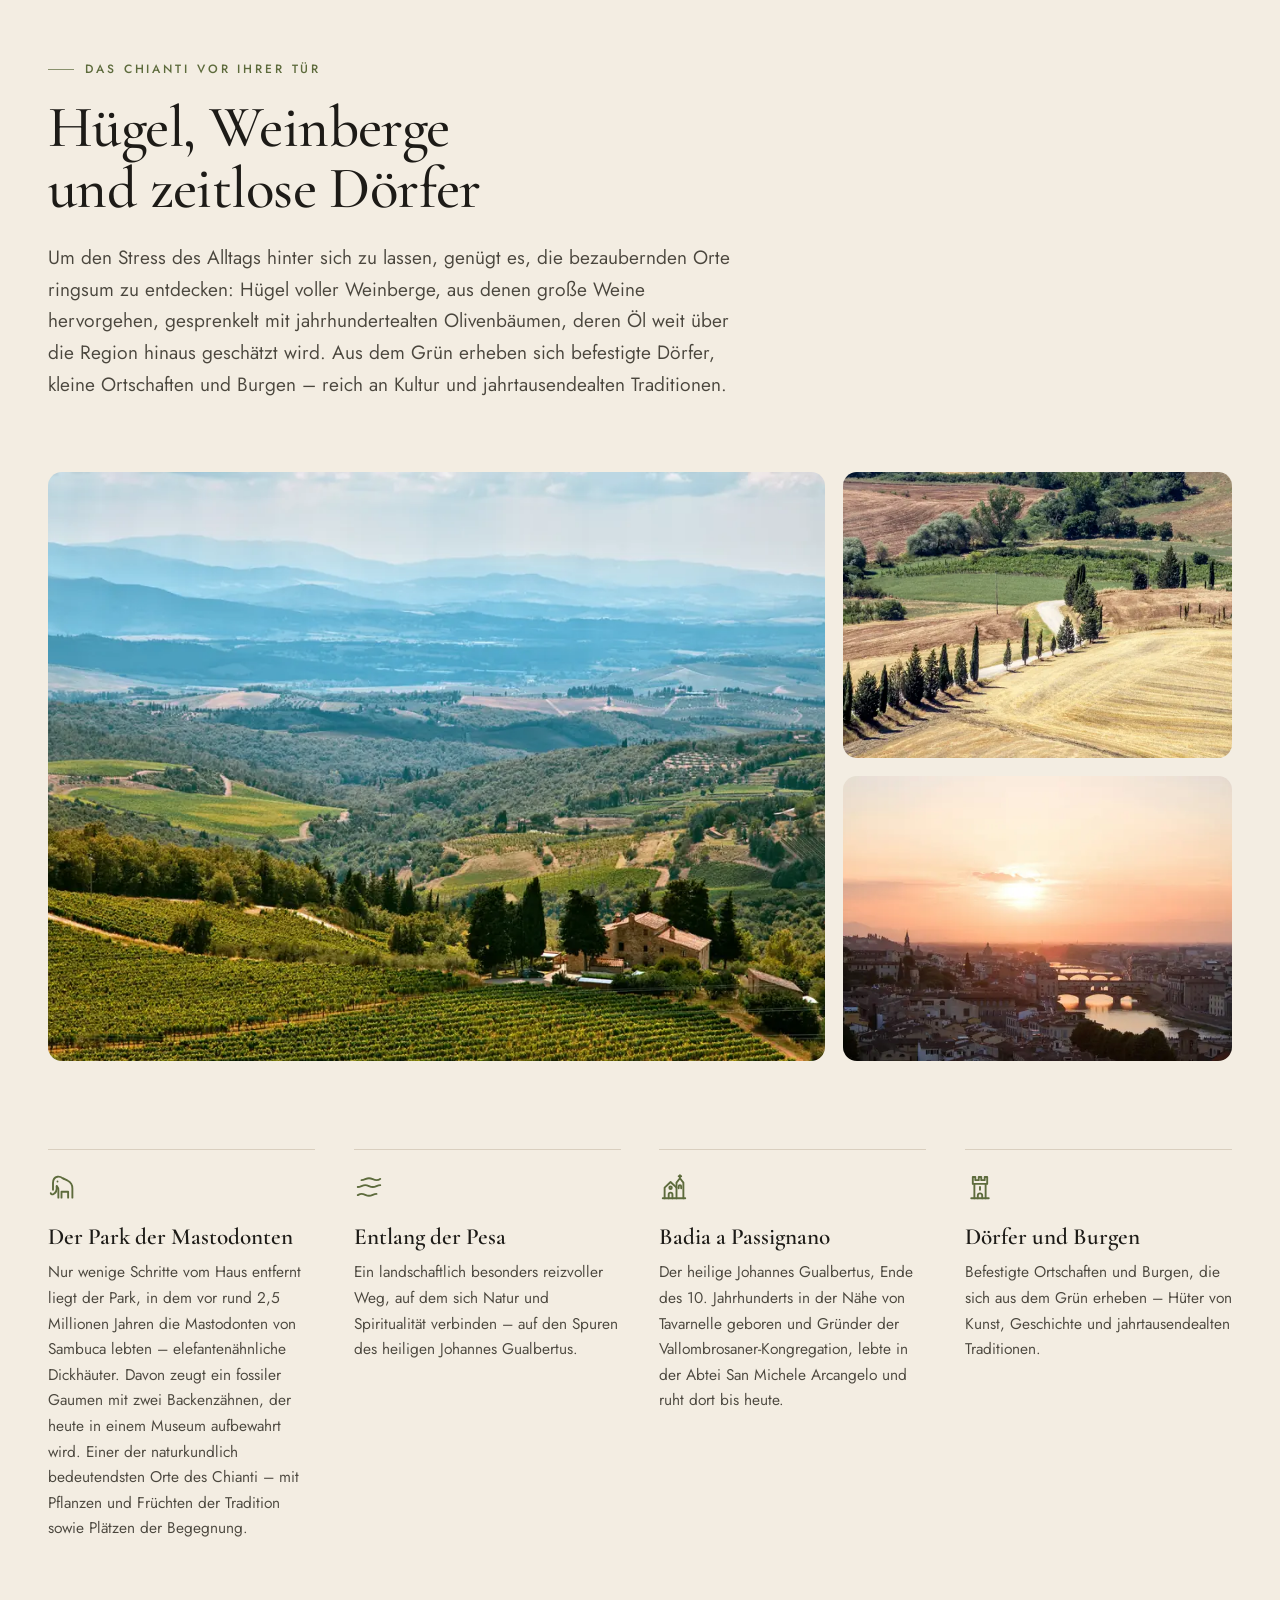
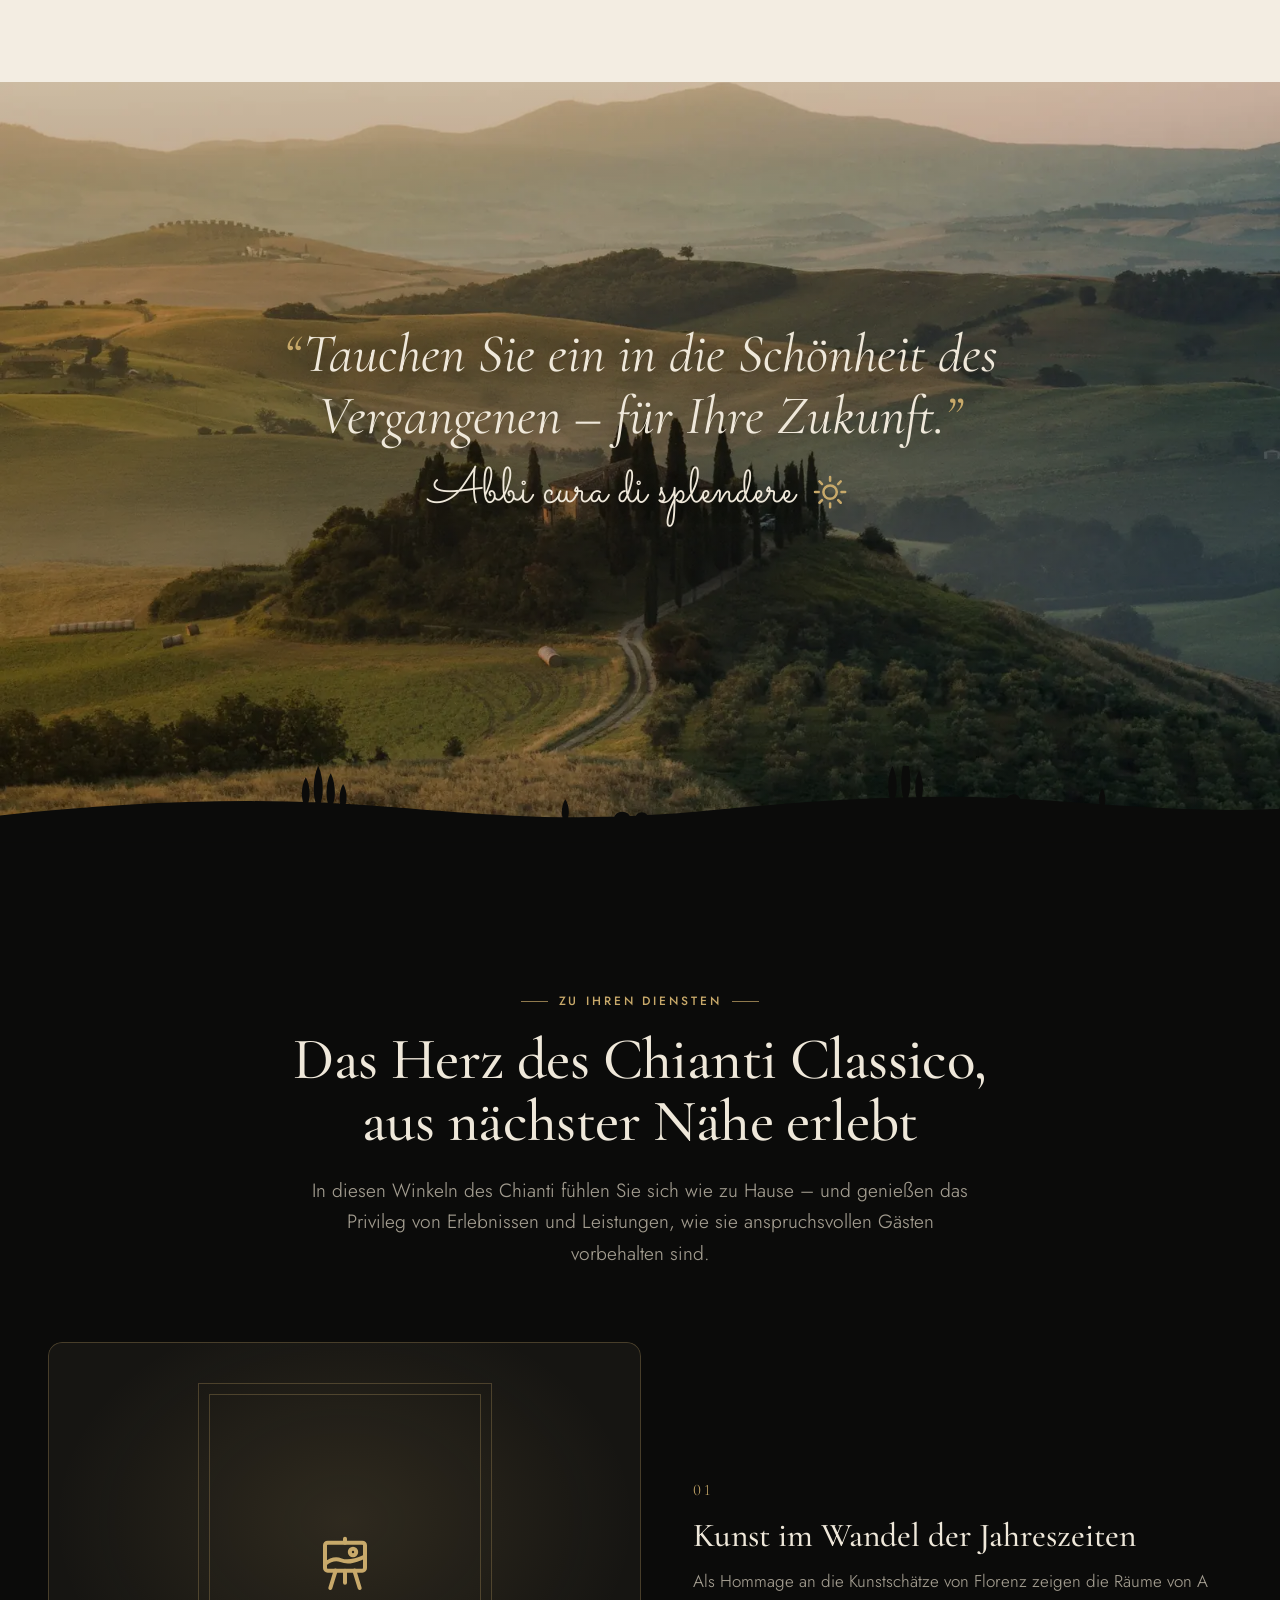
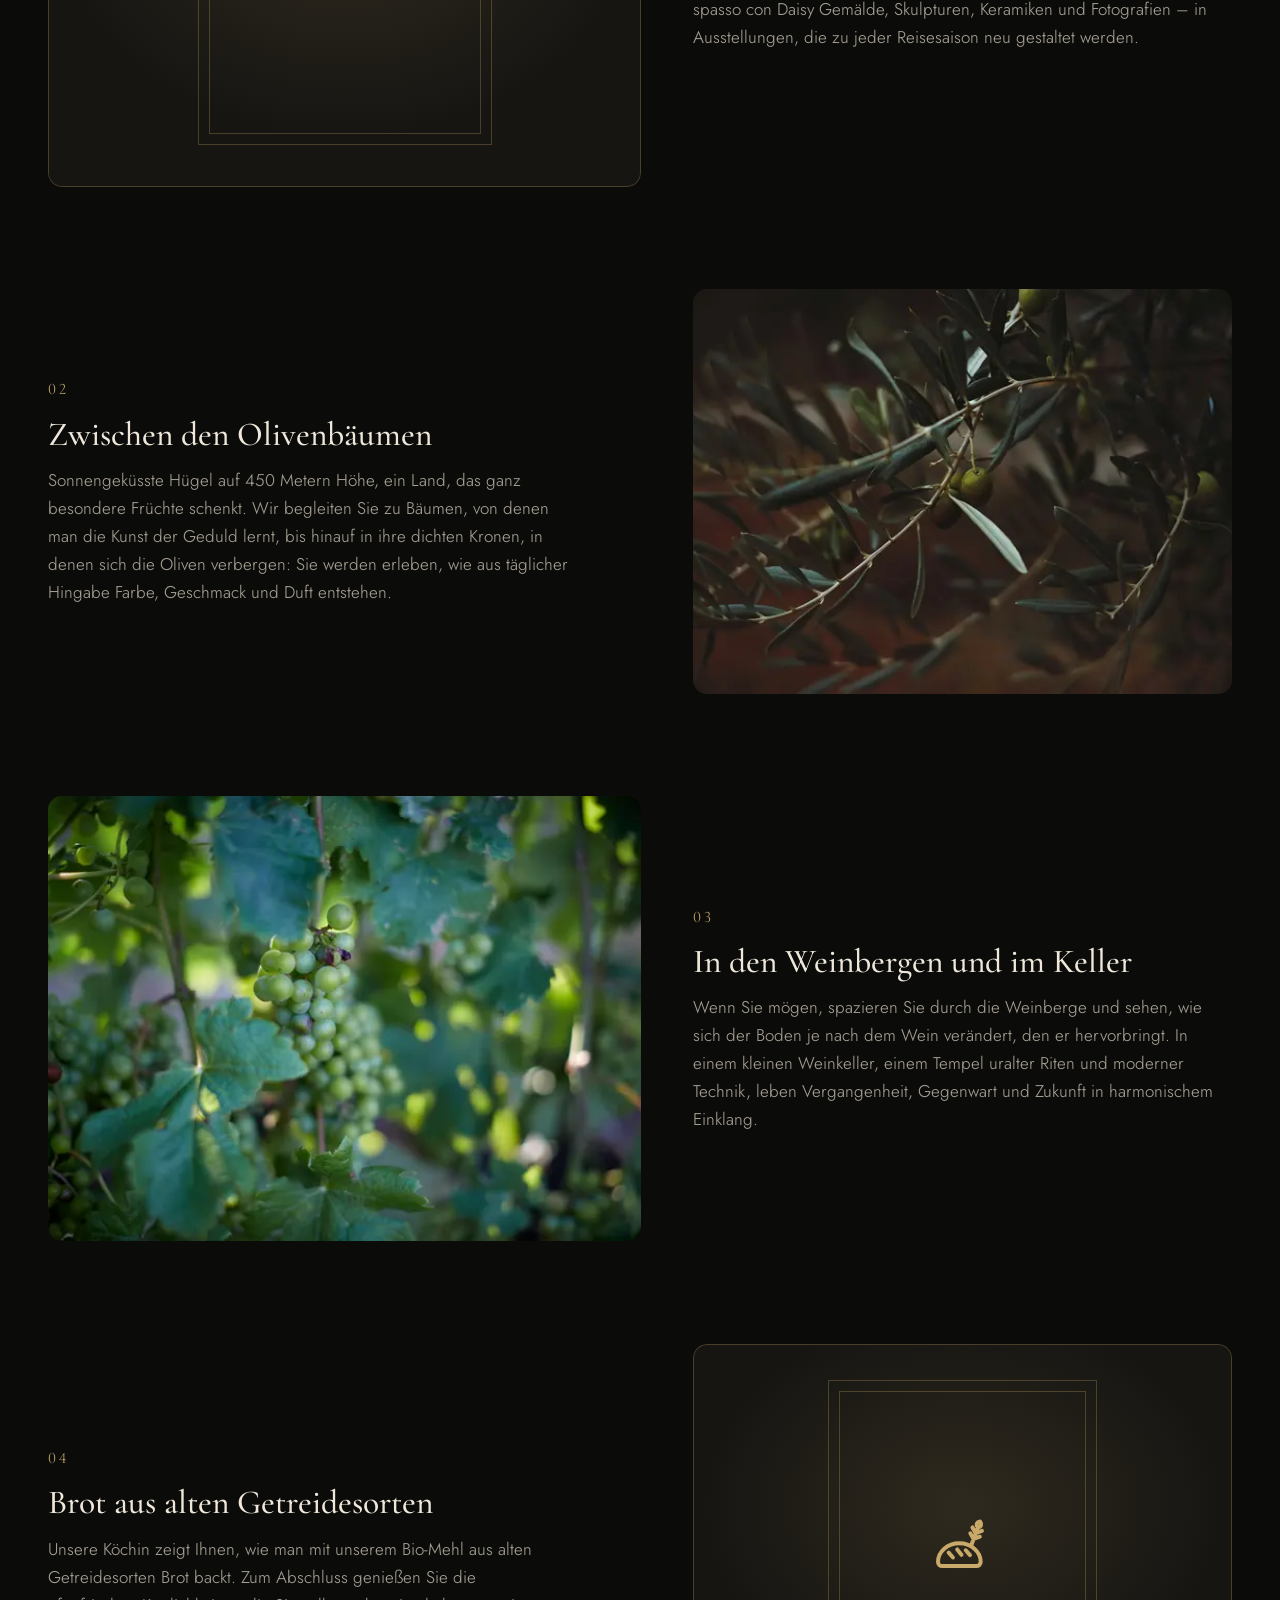
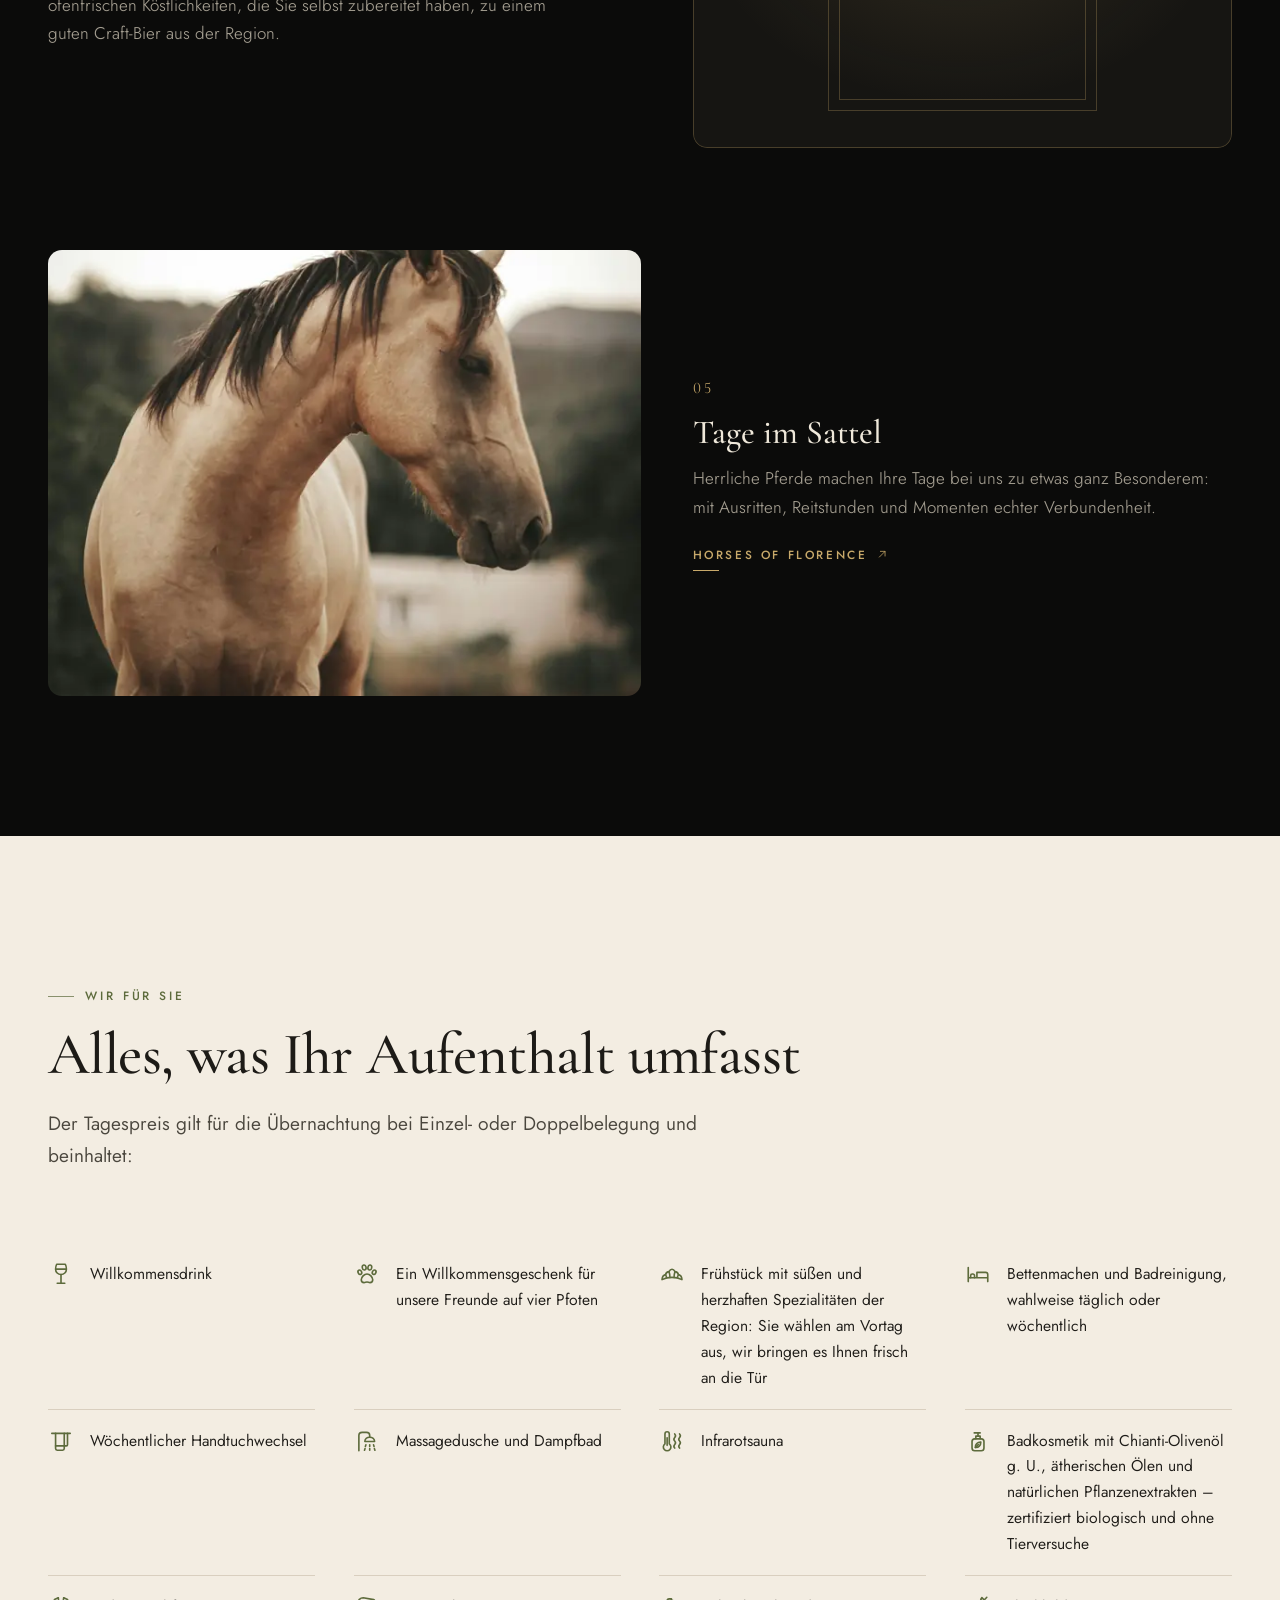
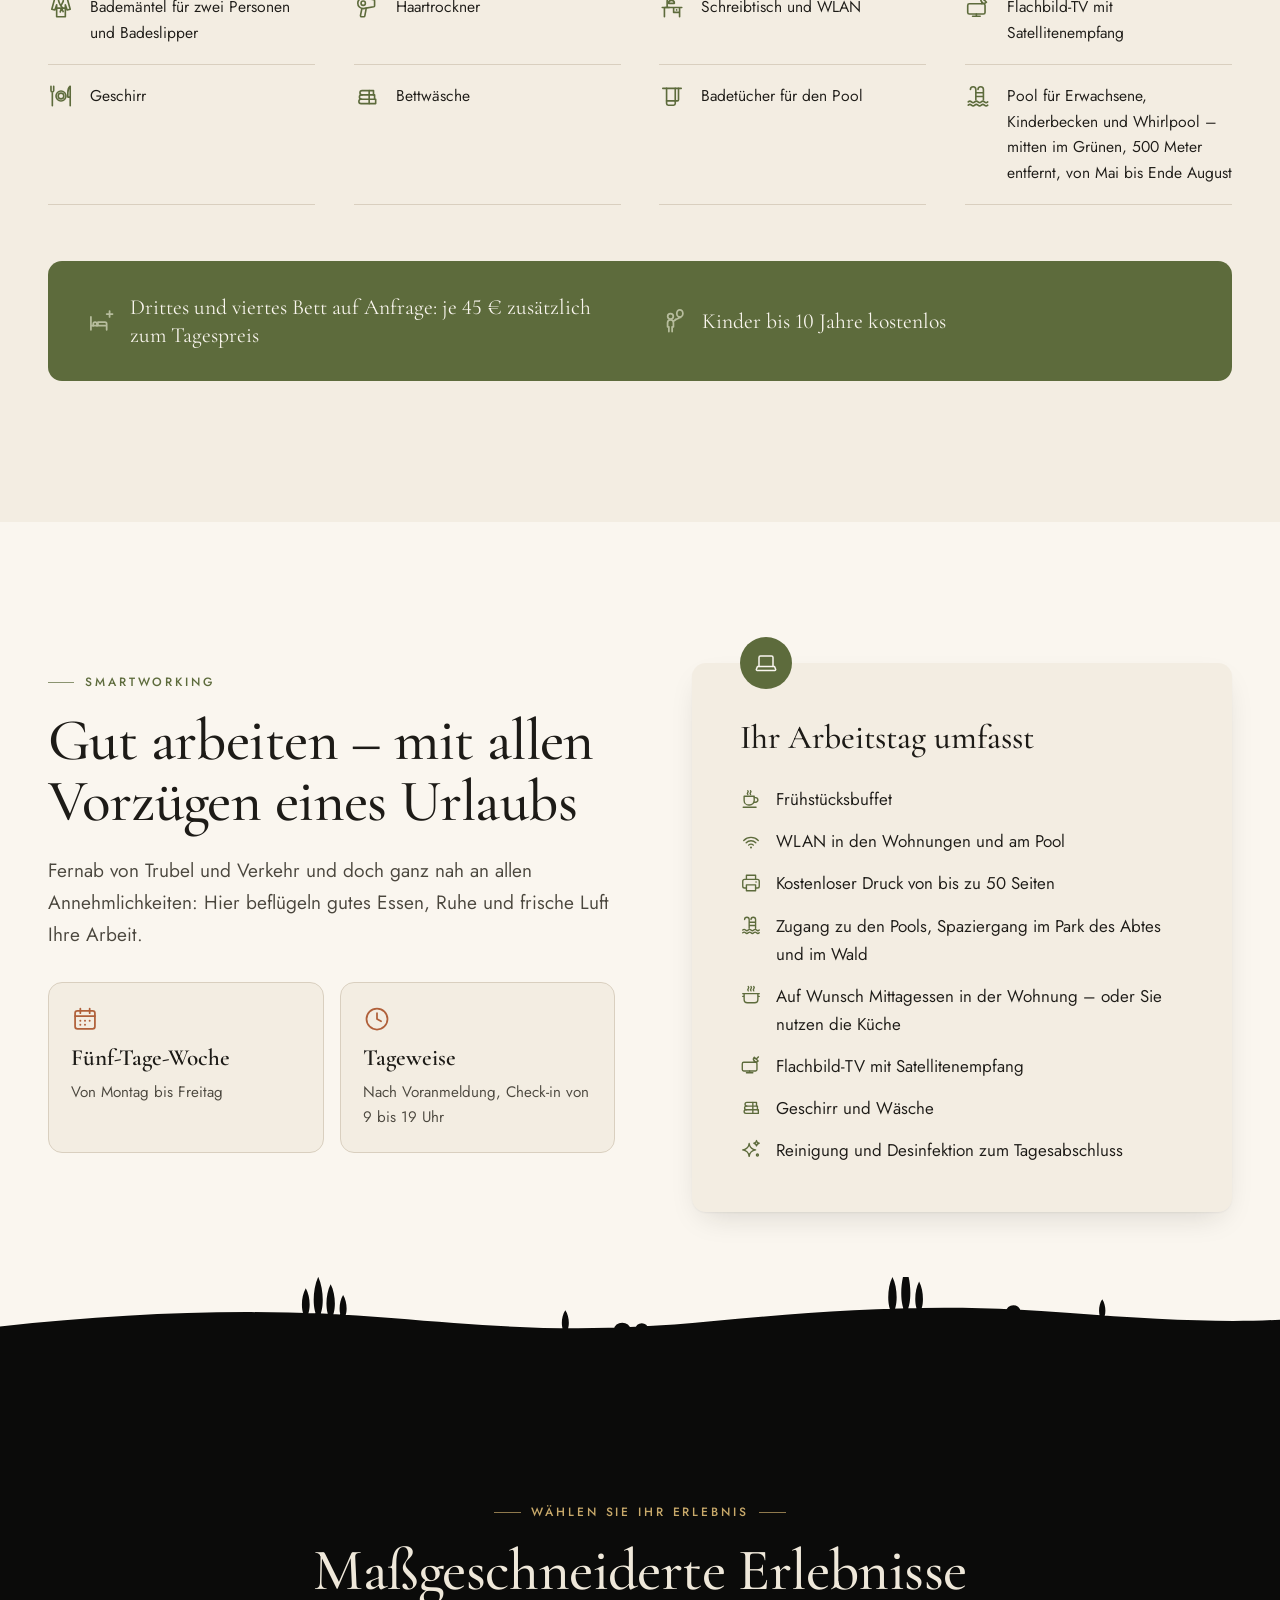
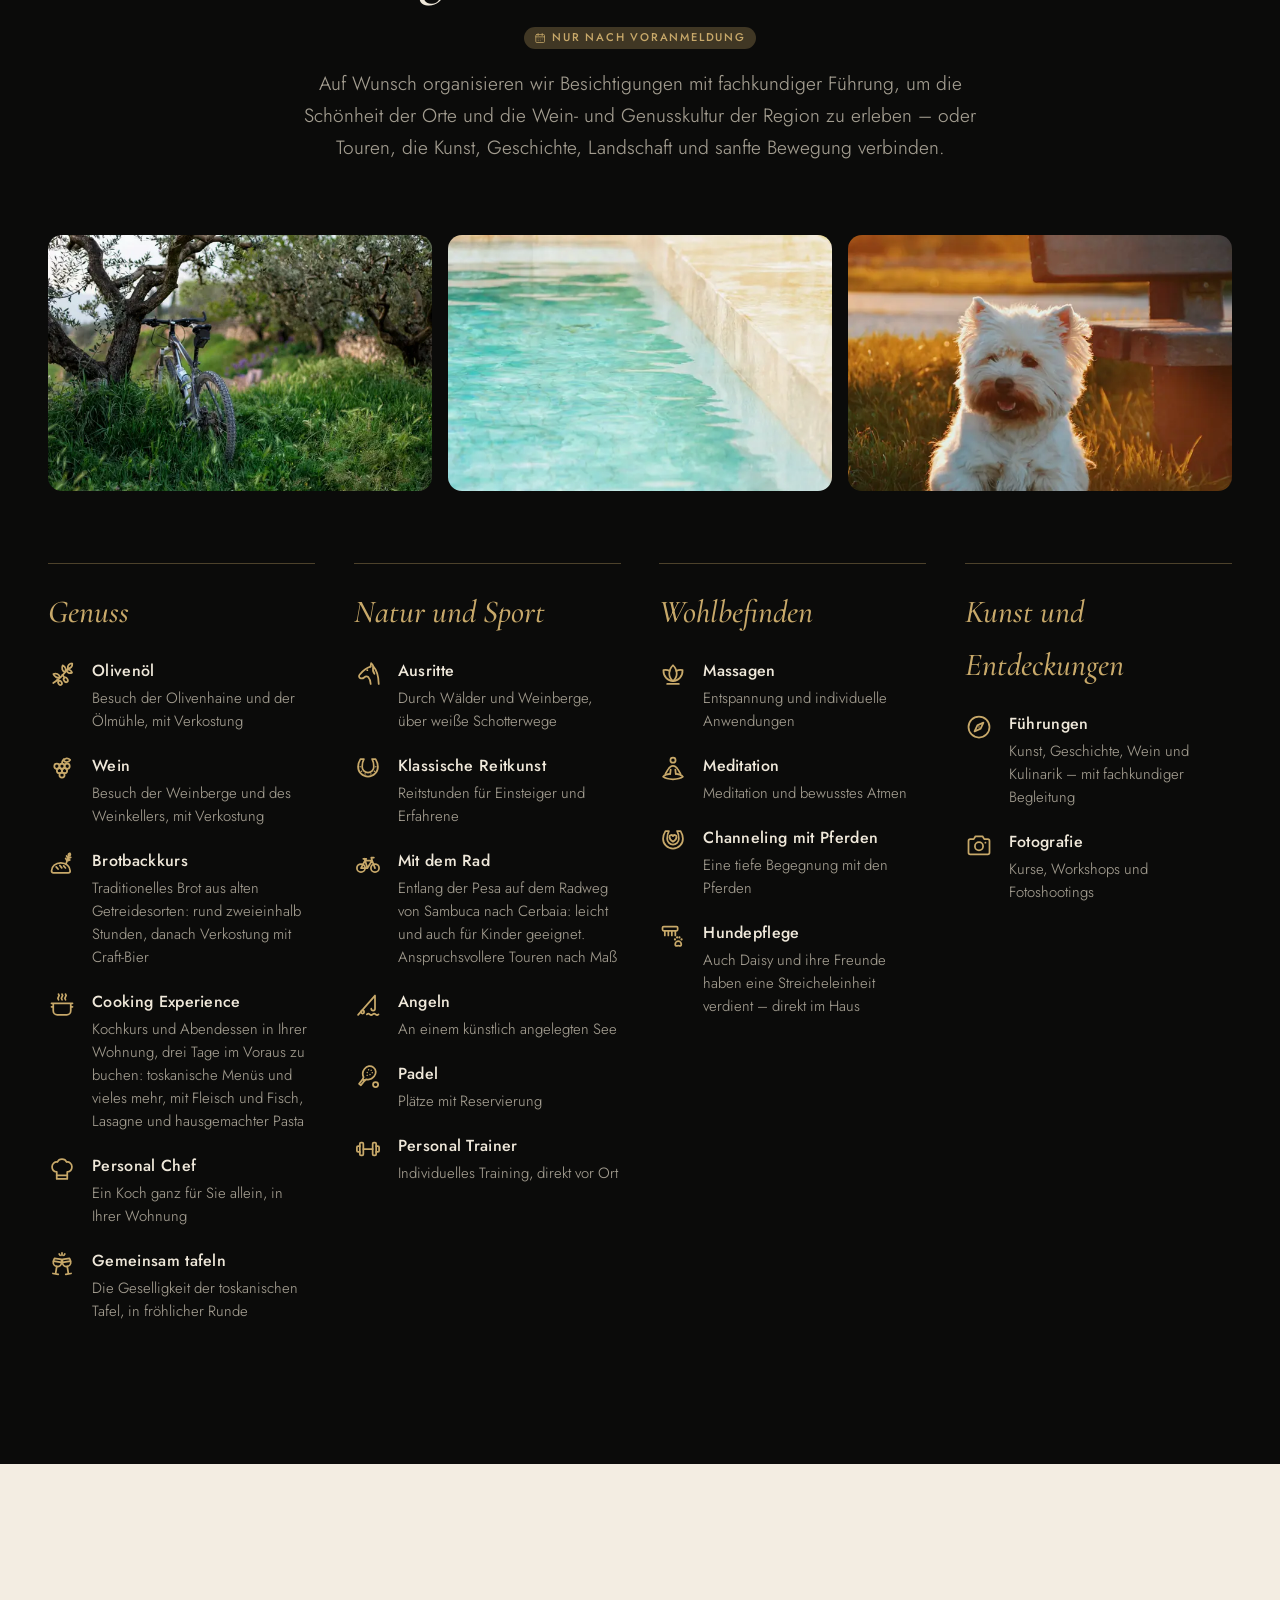
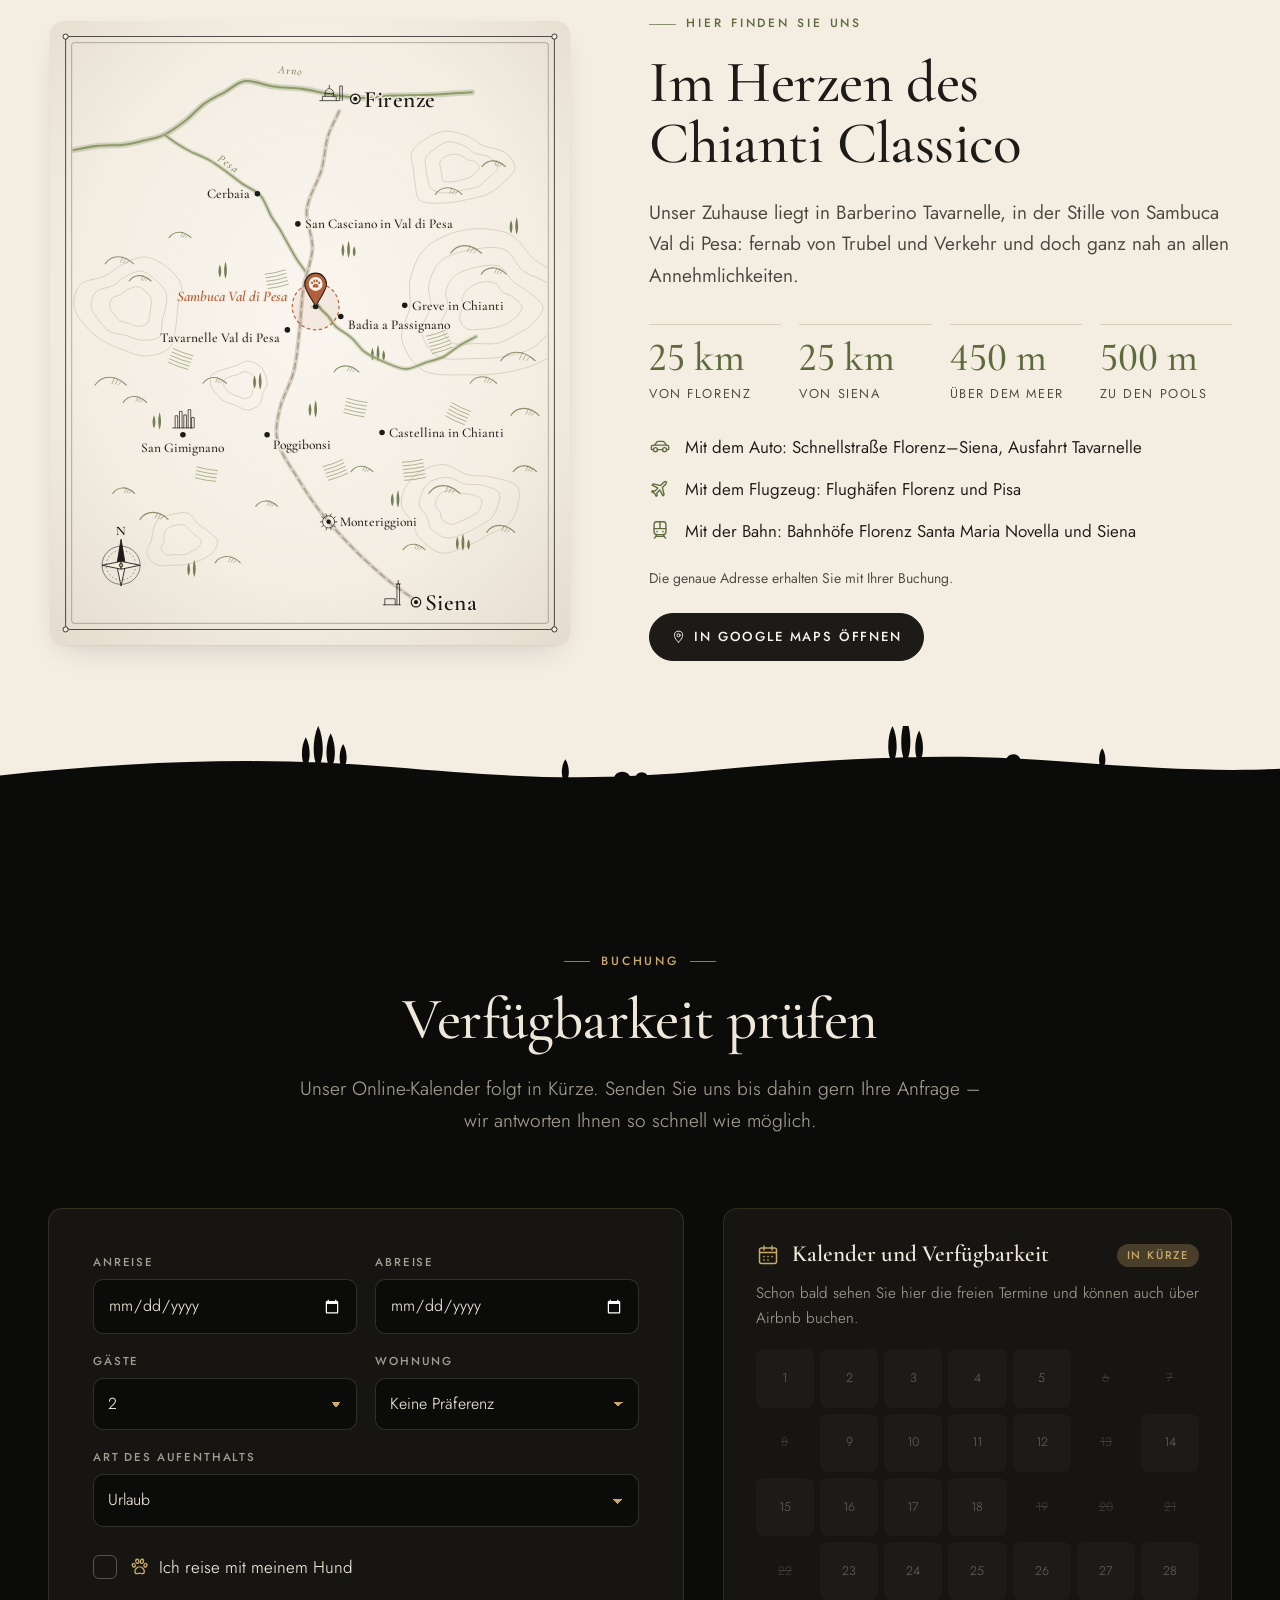
<file: de/index.html>
<!doctype html>
<html lang="de" class="no-js">
<head>
<meta charset="utf-8">
<meta name="viewport" content="width=device-width, initial-scale=1, viewport-fit=cover">
<title>A spasso con Daisy · Chianti Home — Ferienwohnungen mit Hund · Toskana</title>
<meta name="description" content="Zwei Ferienwohnungen im Chianti Classico, 25 km von Florenz und Siena. Pool, Sauna, toskanisches Frühstück, Reben und Olivenhaine. Kleine Hunde willkommen.">
<meta name="robots" content="noindex, nofollow">
<meta name="theme-color" content="#0b0b0a">
<meta name="color-scheme" content="light">
<link rel="canonical" href="https://metm98.github.io/ASpassoConDaisyChiantiHome/de/">
<link rel="alternate" hreflang="it" href="https://metm98.github.io/ASpassoConDaisyChiantiHome/">
<link rel="alternate" hreflang="en" href="https://metm98.github.io/ASpassoConDaisyChiantiHome/en/">
<link rel="alternate" hreflang="de" href="https://metm98.github.io/ASpassoConDaisyChiantiHome/de/">
<link rel="alternate" hreflang="x-default" href="https://metm98.github.io/ASpassoConDaisyChiantiHome/">
<meta property="og:type" content="website">
<meta property="og:site_name" content="A spasso con Daisy · Chianti Home">
<meta property="og:title" content="A spasso con Daisy · Chianti Home — Ferienwohnungen mit Hund · Toskana">
<meta property="og:description" content="Zwei Ferienwohnungen im Chianti Classico, 25 km von Florenz und Siena. Pool, Sauna, toskanisches Frühstück, Reben und Olivenhaine. Kleine Hunde willkommen.">
<meta property="og:url" content="https://metm98.github.io/ASpassoConDaisyChiantiHome/de/">
<meta property="og:locale" content="de_DE">
<meta property="og:image" content="https://metm98.github.io/ASpassoConDaisyChiantiHome/assets/img/brand/og-image.jpg">
<meta property="og:image:width" content="1200">
<meta property="og:image:height" content="630">
<meta property="og:image:alt" content="Logo von A spasso con Daisy, Chianti Home">
<meta name="twitter:card" content="summary_large_image">
<link rel="icon" type="image/png" sizes="32x32" href="../assets/img/brand/favicon-32.png">
<link rel="icon" type="image/png" sizes="48x48" href="../assets/img/brand/favicon-48.png">
<link rel="apple-touch-icon" href="../assets/img/brand/apple-touch-icon.png">
<link rel="manifest" href="../site.webmanifest">
<link rel="preload" href="../assets/fonts/cormorant-garamond.woff2" as="font" type="font/woff2" crossorigin>
<link rel="preload" href="../assets/fonts/jost.woff2" as="font" type="font/woff2" crossorigin>
<link rel="preload" href="../assets/img/brand/logo-light.webp" as="image" type="image/webp" fetchpriority="high">
<link rel="stylesheet" href="../assets/css/style.css">
<script>document.documentElement.classList.replace('no-js','js')</script>
<script type="application/ld+json">
{
  "@context": "https://schema.org",
  "@type": "LodgingBusiness",
  "name": "A spasso con Daisy · Chianti Home",
  "description": "Zwei Ferienwohnungen im Chianti Classico, 25 km von Florenz und Siena. Pool, Sauna, toskanisches Fr\u00fchst\u00fcck, Reben und Olivenhaine. Kleine Hunde willkommen.",
  "url": "https://metm98.github.io/ASpassoConDaisyChiantiHome/de/",
  "email": "info@aspassocondaisy.com",
  "image": "https://metm98.github.io/ASpassoConDaisyChiantiHome/assets/img/brand/og-image.jpg",
  "petsAllowed": true,
  "address": { "@type": "PostalAddress", "addressLocality": "Barberino Tavarnelle", "addressRegion": "FI", "addressCountry": "IT" }
}
</script>
</head>
<body class="page-home">
<svg xmlns="http://www.w3.org/2000/svg" class="sprite" aria-hidden="true" focusable="false"><symbol id="i-arrow-down" viewBox="0 0 24 24"><g fill="none" stroke="currentColor" stroke-width="1.5" stroke-linecap="round" stroke-linejoin="round"><path d="M12 3.5v17M6.5 15l5.5 5.5 5.5-5.5"/></g></symbol><symbol id="i-arrow-right" viewBox="0 0 24 24"><g fill="none" stroke="currentColor" stroke-width="1.5" stroke-linecap="round" stroke-linejoin="round"><path d="M3.5 12h17M15 6.5l5.5 5.5-5.5 5.5"/></g></symbol><symbol id="i-arrow-up-right" viewBox="0 0 24 24"><g fill="none" stroke="currentColor" stroke-width="1.5" stroke-linecap="round" stroke-linejoin="round"><path d="M6.5 17.5l11-11M8.5 6.5h9v9"/></g></symbol><symbol id="i-art" viewBox="0 0 24 24"><g fill="none" stroke="currentColor" stroke-width="1.5" stroke-linecap="round" stroke-linejoin="round"><rect x="4.5" y="4" width="15" height="10.5" rx="1"/><path d="M12 2.5V4M8.5 14.5 6.5 21M15.5 14.5l2 6.5M12 14.5V19"/><path d="M4.5 12c2-1.6 4-2.2 6-1.4s4.2.8 9-1.4"/><circle cx="15" cy="7.5" r="1.2"/></g></symbol><symbol id="i-bed" viewBox="0 0 24 24"><g fill="none" stroke="currentColor" stroke-width="1.5" stroke-linecap="round" stroke-linejoin="round"><path d="M3 6v13M3 15.5h18M21 19v-6.5a2 2 0 0 0-2-2h-8v5"/><path d="M5.2 15.5v-2a1.5 1.5 0 0 1 1.5-1.5h.6a1.5 1.5 0 0 1 1.5 1.5v2"/></g></symbol><symbol id="i-bike" viewBox="0 0 24 24"><g fill="none" stroke="currentColor" stroke-width="1.5" stroke-linecap="round" stroke-linejoin="round"><circle cx="6" cy="15.5" r="3.5"/><circle cx="18" cy="15.5" r="3.5"/><path d="M6 15.5 9.5 9l2 6.5H6M9.5 9h6l2.5 6.5M15.5 9l-4 6.5M9.5 9 9 7.5M8 7.5h2.5M15.5 9l-.7-2.5h2.2"/></g></symbol><symbol id="i-bones" viewBox="0 0 24 24"><g fill="none" stroke="currentColor" stroke-width="1.5" stroke-linecap="round" stroke-linejoin="round"><path d="M19.5 20.5V13c0-2.6-1.3-4.7-3.6-6-1.5-.9-3-1.3-4.2-2.1C10.5 4 9 3.6 7.6 3.8 5.4 4.2 4 6.1 4 8.8v5.4"/><path d="M7 11.2c.9 1 1.3 2.1 1.3 3.4v5.9M10.8 20.5v-4.7h5.3v4.7"/><path d="M6.9 11.6c.3 2.6-.5 4.9-2.4 6-1 .6-2 .4-2.3-.6"/><circle cx="7.6" cy="7.6" r=".75" fill="currentColor" stroke="none"/></g></symbol><symbol id="i-bread" viewBox="0 0 24 24"><g fill="none" stroke="currentColor" stroke-width="1.5" stroke-linecap="round" stroke-linejoin="round"><path d="M15.4 12 17.93 5.05M15.91 5.05 17.14 7.21 19.48 6.35M15.12 7.22 16.36 9.37 18.69 8.52M17.93 5.05C19.2 4.87 19.57 3.86 18.75 2.79 17.44 3.08 17.07 4.09 17.93 5.05z"/><path d="M3 18c0-4 3.6-7 8-7s8 3 8 7c0 .9-.7 1.5-1.6 1.5H4.6C3.7 19.5 3 18.9 3 18z"/><path d="M7 14.5l1.6 1.8M10.2 13.3l1.6 2M13.4 13.6l1.6 1.8"/></g></symbol><symbol id="i-breakfast" viewBox="0 0 24 24"><g fill="none" stroke="currentColor" stroke-width="1.5" stroke-linecap="round" stroke-linejoin="round"><path d="M2.8 17.2C3 14.6 4.2 13 6 12.6 6.5 10.9 7.6 9.9 9.2 9.8 10 8.3 11 7.6 12 7.6s2 .7 2.8 2.2C16.4 9.9 17.5 10.9 18 12.6c1.8.4 3 2 3.2 4.6-2.7-1.4-5.8-2.1-9.2-2.1s-6.5.7-9.2 2.1z"/><path d="M6 12.6c.6.9.9 1.9 1 2.9M9.2 9.8c.6 1.6.9 3.4.9 5.35M18 12.6c-.6.9-.9 1.9-1 2.9M14.8 9.8c-.6 1.6-.9 3.4-.9 5.35"/></g></symbol><symbol id="i-calendar" viewBox="0 0 24 24"><g fill="none" stroke="currentColor" stroke-width="1.5" stroke-linecap="round" stroke-linejoin="round"><rect x="3.5" y="5" width="17" height="15.5" rx="2"/><path d="M3.5 9.5h17M8 3v4M16 3v4"/><circle cx="8" cy="13.5" r=".85" fill="currentColor" stroke="none"/><circle cx="12" cy="13.5" r=".85" fill="currentColor" stroke="none"/><circle cx="16" cy="13.5" r=".85" fill="currentColor" stroke="none"/><circle cx="8" cy="17" r=".85" fill="currentColor" stroke="none"/><circle cx="12" cy="17" r=".85" fill="currentColor" stroke="none"/></g></symbol><symbol id="i-camera" viewBox="0 0 24 24"><g fill="none" stroke="currentColor" stroke-width="1.5" stroke-linecap="round" stroke-linejoin="round"><path d="M3 8.5A1.5 1.5 0 0 1 4.5 7h3L9 4.5h6L16.5 7h3A1.5 1.5 0 0 1 21 8.5v10a1.5 1.5 0 0 1-1.5 1.5h-15A1.5 1.5 0 0 1 3 18.5z"/><circle cx="12" cy="13" r="3.5"/><circle cx="17.5" cy="10" r=".8" fill="currentColor" stroke="none"/></g></symbol><symbol id="i-car" viewBox="0 0 24 24"><g fill="none" stroke="currentColor" stroke-width="1.5" stroke-linecap="round" stroke-linejoin="round"><path d="M4.8 16H3.5a1 1 0 0 1-1-1v-2a1.5 1.5 0 0 1 1.2-1.5l2.3-.5 2.5-3.3A2 2 0 0 1 10.1 7H15a2 2 0 0 1 1.6.8L19 11l1.5.4a1.5 1.5 0 0 1 1 1.4V15a1 1 0 0 1-1 1h-1.3M9.2 16h5.6"/><circle cx="7" cy="16" r="2.2"/><circle cx="17" cy="16" r="2.2"/><path d="M6 11h13"/></g></symbol><symbol id="i-castle" viewBox="0 0 24 24"><g fill="none" stroke="currentColor" stroke-width="1.5" stroke-linecap="round" stroke-linejoin="round"><path d="M5 21h14"/><path d="M7.5 21V9.5M16.5 21V9.5M6.25 9.5h11.5V4h-2v2.5h-2.75V4h-2v2.5H8.25V4h-2z"/><path d="M12 12v2.2"/><path d="M10.25 21v-2.2a1.75 1.75 0 0 1 3.5 0V21"/></g></symbol><symbol id="i-check" viewBox="0 0 24 24"><g fill="none" stroke="currentColor" stroke-width="1.5" stroke-linecap="round" stroke-linejoin="round"><path d="M5 12.5l4.5 4.5L19 7.5"/></g></symbol><symbol id="i-chef" viewBox="0 0 24 24"><g fill="none" stroke="currentColor" stroke-width="1.5" stroke-linecap="round" stroke-linejoin="round"><path d="M7.5 14.5C5 14.2 3.5 12.3 3.5 10a4 4 0 0 1 4.6-4C8.8 4.3 10.3 3.5 12 3.5s3.2.8 3.9 2.5a4 4 0 0 1 4.6 4c0 2.3-1.5 4.2-4 4.5v6h-9z"/><path d="M7.5 17.5h9"/></g></symbol><symbol id="i-child" viewBox="0 0 24 24"><g fill="none" stroke="currentColor" stroke-width="1.5" stroke-linecap="round" stroke-linejoin="round"><circle cx="9" cy="8" r="2.4"/><path d="M6.5 17v-3.4a2.5 2.5 0 0 1 5 0V17M7.6 17v4M10.4 17v4M11.2 12.6l2.3-1.9"/><path d="M13.5 10.7c1.2-.4 2.4-.9 3.4-1.9"/><ellipse cx="17" cy="5.5" rx="2.6" ry="3.1"/><path d="M16.4 8.9h1.2"/></g></symbol><symbol id="i-church" viewBox="0 0 24 24"><g fill="none" stroke="currentColor" stroke-width="1.5" stroke-linecap="round" stroke-linejoin="round"><path d="M3 21h18"/><path d="M14 21V8.5l2.75-3.5 2.75 3.5V21M16.75 5V2.5M15.75 3.4h2"/><path d="M15.75 13v-1.5a1 1 0 0 1 2 0V13"/><path d="M4.5 21v-8.5L9.25 8 14 12.5"/><path d="M7.75 21v-3a1.5 1.5 0 0 1 3 0v3"/><circle cx="9.25" cy="12.6" r="1"/></g></symbol><symbol id="i-clock" viewBox="0 0 24 24"><g fill="none" stroke="currentColor" stroke-width="1.5" stroke-linecap="round" stroke-linejoin="round"><circle cx="12" cy="12" r="9"/><path d="M12 7v5l3.5 2"/></g></symbol><symbol id="i-close" viewBox="0 0 24 24"><g fill="none" stroke="currentColor" stroke-width="1.5" stroke-linecap="round" stroke-linejoin="round"><path d="M6 6l12 12M18 6 6 18"/></g></symbol><symbol id="i-coffee" viewBox="0 0 24 24"><g fill="none" stroke="currentColor" stroke-width="1.5" stroke-linecap="round" stroke-linejoin="round"><path d="M4.5 9h11v4.5a5 5 0 0 1-5 5h-1a5 5 0 0 1-5-5z"/><path d="M15.5 10.5h1.5a2.5 2.5 0 0 1 0 5h-1.8"/><path d="M3.5 21h14"/><path d="M8.5 7q-1-1 0-2t0-2M11.5 7q-1-1 0-2t0-2"/></g></symbol><symbol id="i-desk" viewBox="0 0 24 24"><g fill="none" stroke="currentColor" stroke-width="1.5" stroke-linecap="round" stroke-linejoin="round"><path d="M3 12.5h18M5 12.5V21M19 12.5V21M13.5 12.5V17H19"/><circle cx="16.25" cy="14.75" r=".8" fill="currentColor" stroke="none"/><path d="M5.5 12.5h4M7.5 12.5V6.5a2 2 0 0 1 2-2h2v1.2"/><path d="M8.8 8.6a2.7 2.7 0 0 1 5.4 0z"/></g></symbol><symbol id="i-dishes" viewBox="0 0 24 24"><g fill="none" stroke="currentColor" stroke-width="1.5" stroke-linecap="round" stroke-linejoin="round"><circle cx="12" cy="12" r="4.6"/><circle cx="12" cy="12" r="2.6"/><path d="M2.75 3v4a1.25 1.25 0 0 0 2.5 0V3M4 8.25V21"/><path d="M20.5 21V3c-1.4 1.1-2.2 3.2-2.2 6V13h2.2"/></g></symbol><symbol id="i-dog-grooming" viewBox="0 0 24 24"><g fill="none" stroke="currentColor" stroke-width="1.5" stroke-linecap="round" stroke-linejoin="round"><rect x="3" y="4" width="13" height="3.5" rx="1"/><path d="M5 7.5v4M8 7.5v4M11 7.5v4M14 7.5v4"/><path d="M16.5 16.4c-1.3 0-2.6 1.3-2.6 2.6 0 .9.6 1.5 1.4 1.5.5 0 .8-.3 1.2-.3s.7.3 1.2.3c.8 0 1.4-.6 1.4-1.5 0-1.3-1.3-2.6-2.6-2.6z"/><circle cx="13.7" cy="14.9" r=".95" fill="currentColor" stroke="none"/><circle cx="15.5" cy="13.2" r=".95" fill="currentColor" stroke="none"/><circle cx="17.5" cy="13.2" r=".95" fill="currentColor" stroke="none"/><circle cx="19.3" cy="14.9" r=".95" fill="currentColor" stroke="none"/></g></symbol><symbol id="i-extra-bed" viewBox="0 0 24 24"><g fill="none" stroke="currentColor" stroke-width="1.5" stroke-linecap="round" stroke-linejoin="round"><path d="M2.5 8.5v11M2.5 16h13.5M16 19.5v-5A1.5 1.5 0 0 0 14.5 13H8.5v3"/><path d="M4.5 16v-1.5a1.5 1.5 0 0 1 1.5-1.5h.2a1.5 1.5 0 0 1 1.5 1.5V16"/><path d="M18.5 3.5v5M16 6h5"/></g></symbol><symbol id="i-fireplace" viewBox="0 0 24 24"><g fill="none" stroke="currentColor" stroke-width="1.5" stroke-linecap="round" stroke-linejoin="round"><path d="M3 5.5h18M4.5 5.5V21M19.5 5.5V21M4.5 8.5h15M3 21h18"/><path d="M8 21v-6.5a4 4 0 0 1 8 0V21"/><path d="M12 20c-1.4 0-2.3-.9-2.3-2.1 0-1.4 1.2-2.2 1.8-3.4 1 .7 2.8 2 2.8 3.5 0 1.2-.9 2-2.3 2z"/></g></symbol><symbol id="i-fishing" viewBox="0 0 24 24"><g fill="none" stroke="currentColor" stroke-width="1.5" stroke-linecap="round" stroke-linejoin="round"><path d="M3.5 20.5 18 4M18 4v9.2M18 13.2v2a1.6 1.6 0 0 1-3.2 0"/><circle cx="7.4" cy="18" r="1.3"/><path d="M11 20q1.25-1.2 2.5 0t2.5 0 2.5 0 2.5 0"/></g></symbol><symbol id="i-glass" viewBox="0 0 24 24"><g fill="none" stroke="currentColor" stroke-width="1.5" stroke-linecap="round" stroke-linejoin="round"><path d="M8 3h8c.7 1.4 1 3 1 4.5a5 5 0 0 1-10 0C7 6 7.3 4.4 8 3z"/><path d="M7.4 7.5h9.2"/><path d="M12 12.5v8M8.5 20.5h7"/></g></symbol><symbol id="i-grapes" viewBox="0 0 24 24"><g fill="none" stroke="currentColor" stroke-width="1.5" stroke-linecap="round" stroke-linejoin="round"><circle cx="7.6" cy="9.6" r="2.2"/><circle cx="12" cy="9.6" r="2.2"/><circle cx="16.4" cy="9.6" r="2.2"/><circle cx="9.8" cy="13.41" r="2.2"/><circle cx="14.2" cy="13.41" r="2.2"/><circle cx="12" cy="17.22" r="2.2"/><path d="M12 7.4c0-1.6.4-2.9 1.5-3.9"/><path d="M13.3 4.6C14.87 6.63 17.44 6.45 19 4.2 17.14 2.19 14.58 2.37 13.3 4.6z"/></g></symbol><symbol id="i-guests" viewBox="0 0 24 24"><g fill="none" stroke="currentColor" stroke-width="1.5" stroke-linecap="round" stroke-linejoin="round"><circle cx="9" cy="7.8" r="3.3"/><path d="M2.8 20v-.6a5.4 5.4 0 0 1 5.4-5.4h1.6a5.4 5.4 0 0 1 5.4 5.4v.6"/><path d="M15 4.7a3.1 3.1 0 0 1 0 6.1M17.6 14.3a5 5 0 0 1 3.6 4.8v.9"/></g></symbol><symbol id="i-guide" viewBox="0 0 24 24"><g fill="none" stroke="currentColor" stroke-width="1.5" stroke-linecap="round" stroke-linejoin="round"><circle cx="12" cy="12" r="9"/><path d="M15.8 8.2l-2.4 5.2-5.2 2.4 2.4-5.2z"/><circle cx="12" cy="12" r=".7" fill="currentColor" stroke="none"/></g></symbol><symbol id="i-hairdryer" viewBox="0 0 24 24"><g fill="none" stroke="currentColor" stroke-width="1.5" stroke-linecap="round" stroke-linejoin="round"><path d="M8.5 3.5 18.2 5.2a1 1 0 0 1 .8 1v4.6a1 1 0 0 1-.8 1L8.5 13.5a5 5 0 0 1 0-10z"/><circle cx="8.5" cy="8.5" r="2"/><path d="M7.3 13.4 6 19.8a1 1 0 0 0 1 1.2h2a1 1 0 0 0 1-.8l1.3-7.1"/></g></symbol><symbol id="i-horse" viewBox="0 0 24 24"><g fill="none" stroke="currentColor" stroke-width="1.5" stroke-linecap="round" stroke-linejoin="round"><path d="M14.2 5.7l.5-3c1 .7 1.6 1.7 1.8 2.8C19.6 8.7 21 14 21.2 20.5"/><path d="M14.2 5.7C11 6.6 7.4 9.4 4.8 12.6c-.8 1-.6 2.4.5 2.9 1.1.5 2.5.3 3.4-.5 1-.9 2.4-1.1 3.5-.4 1.4 1.7 2.1 4 2.1 5.9"/><path d="M16.5 5.5c-.6 2.3-.3 4.4 1 6.3"/><circle cx="11.4" cy="8.7" r=".8" fill="currentColor" stroke="none"/></g></symbol><symbol id="i-horse-heart" viewBox="0 0 24 24"><g fill="none" stroke="currentColor" stroke-width="1.5" stroke-linecap="round" stroke-linejoin="round"><path d="M5.5 3.5h3c-1 1.7-1.5 4-1.5 6.5a5 5 0 0 0 10 0c0-2.5-.5-4.8-1.5-6.5h3c1.2 2 2 4.3 2 6.5a8.5 8.5 0 0 1-17 0c0-2.2.8-4.5 2-6.5z"/><path d="M12 12.6s-3-1.8-3-4a1.55 1.55 0 0 1 3-.7 1.55 1.55 0 0 1 3 .7c0 2.2-3 4-3 4z"/></g></symbol><symbol id="i-horseshoe" viewBox="0 0 24 24"><g fill="none" stroke="currentColor" stroke-width="1.5" stroke-linecap="round" stroke-linejoin="round"><path d="M5.5 3.5h3c-1 1.7-1.5 4-1.5 6.5a5 5 0 0 0 10 0c0-2.5-.5-4.8-1.5-6.5h3c1.2 2 2 4.3 2 6.5a8.5 8.5 0 0 1-17 0c0-2.2.8-4.5 2-6.5z"/><circle cx="5.25" cy="10" r=".65" fill="currentColor" stroke="none"/><circle cx="18.75" cy="10" r=".65" fill="currentColor" stroke="none"/><circle cx="6.47" cy="13.87" r=".65" fill="currentColor" stroke="none"/><circle cx="17.53" cy="13.87" r=".65" fill="currentColor" stroke="none"/><circle cx="9.47" cy="16.26" r=".65" fill="currentColor" stroke="none"/><circle cx="14.53" cy="16.26" r=".65" fill="currentColor" stroke="none"/></g></symbol><symbol id="i-house" viewBox="0 0 24 24"><g fill="none" stroke="currentColor" stroke-width="1.5" stroke-linecap="round" stroke-linejoin="round"><path d="M3 21h18"/><path d="M5 21V8.7M10 21V8.7M4.3 8.9l3.2-3.2 3.2 3.2"/><path d="M7.5 11v1.6"/><path d="M10 12.5l5-3.7 5.6 4M19.5 12V21"/><path d="M13.5 21v-3.8h3V21"/></g></symbol><symbol id="i-info" viewBox="0 0 24 24"><g fill="none" stroke="currentColor" stroke-width="1.5" stroke-linecap="round" stroke-linejoin="round"><circle cx="12" cy="12" r="9"/><path d="M12 11v5.5"/><circle cx="12" cy="7.9" r="1" fill="currentColor" stroke="none"/></g></symbol><symbol id="i-kitchen" viewBox="0 0 24 24"><g fill="none" stroke="currentColor" stroke-width="1.5" stroke-linecap="round" stroke-linejoin="round"><rect x="4" y="3.5" width="16" height="17" rx="2"/><path d="M4 8h16"/><circle cx="7.5" cy="5.75" r=".85" fill="currentColor" stroke="none"/><circle cx="10.5" cy="5.75" r=".85" fill="currentColor" stroke="none"/><circle cx="13.5" cy="5.75" r=".85" fill="currentColor" stroke="none"/><path d="M15.8 5.75h1.4"/><rect x="6.75" y="10.5" width="10.5" height="7.5" rx="1"/><path d="M9 12.75h6"/></g></symbol><symbol id="i-laptop" viewBox="0 0 24 24"><g fill="none" stroke="currentColor" stroke-width="1.5" stroke-linecap="round" stroke-linejoin="round"><path d="M5 15.5v-9A1.5 1.5 0 0 1 6.5 5h11A1.5 1.5 0 0 1 19 6.5v9"/><path d="M3.5 15.5h17l1 2.4a1 1 0 0 1-.9 1.6H3.4a1 1 0 0 1-.9-1.6z"/></g></symbol><symbol id="i-leaf" viewBox="0 0 24 24"><g fill="none" stroke="currentColor" stroke-width="1.5" stroke-linecap="round" stroke-linejoin="round"><path d="M5 19C4.2 11.2 9.4 5 19.5 4.5 19.5 14 13.6 19.8 5 19z"/><path d="M3.5 20.5 14 10"/></g></symbol><symbol id="i-linen" viewBox="0 0 24 24"><g fill="none" stroke="currentColor" stroke-width="1.5" stroke-linecap="round" stroke-linejoin="round"><path d="M20 15v4H6.5a2 2 0 0 1 0-4H20z"/><path d="M19 15v-4H7a2 2 0 0 0 0 4"/><path d="M18 11V7H7.5a2 2 0 0 0 0 4"/><path d="M14 7v12"/></g></symbol><symbol id="i-mail" viewBox="0 0 24 24"><g fill="none" stroke="currentColor" stroke-width="1.5" stroke-linecap="round" stroke-linejoin="round"><rect x="3" y="5.5" width="18" height="13" rx="2"/><path d="M3.5 7l8.5 6 8.5-6"/></g></symbol><symbol id="i-massage" viewBox="0 0 24 24"><g fill="none" stroke="currentColor" stroke-width="1.5" stroke-linecap="round" stroke-linejoin="round"><path d="M12 4.5c-2.2 2.2-3.2 4.6-3.2 7.2 0 2.5 1.2 4.6 3.2 6.3 2-1.7 3.2-3.8 3.2-6.3 0-2.6-1-5-3.2-7.2z"/><path d="M9.2 9.3c-1.8-.8-3.6-1-5.4-.6-.1 5.3 3.5 9.3 8.2 9.3s8.3-4 8.2-9.3c-1.8-.4-3.6-.2-5.4.6"/><path d="M7 20.5h10"/></g></symbol><symbol id="i-meditation" viewBox="0 0 24 24"><g fill="none" stroke="currentColor" stroke-width="1.5" stroke-linecap="round" stroke-linejoin="round"><circle cx="12" cy="4.4" r="2.2"/><path d="M5.6 16l2.3-3.9c.5-.9 1.1-1.6 1.9-2.1.6-.4 1.3-.6 2.2-.6s1.6.2 2.2.6c.8.5 1.4 1.2 1.9 2.1l2.3 3.9"/><path d="M10 12.6l-.4 3.6M14 12.6l.4 3.6"/><path d="M3.5 18.6c1.2-1.4 3.4-2.3 6.1-2.4M20.5 18.6c-1.2-1.4-3.4-2.3-6.1-2.4M3.5 18.6c1.8 1.5 5 2.2 8.5 2.2s6.7-.7 8.5-2.2"/></g></symbol><symbol id="i-olive" viewBox="0 0 24 24"><g fill="none" stroke="currentColor" stroke-width="1.5" stroke-linecap="round" stroke-linejoin="round"><path d="M4.5 19.8C9 16.8 13.5 12.6 17 7.2"/><path d="M17 7.2C19.38 7.45 21.09 5.56 20.8 3 18.23 2.96 16.52 4.85 17 7.2z"/><path d="M14.6 10.4C15.93 8.32 15.03 5.71 12.6 4.6 11.37 6.97 12.27 9.58 14.6 10.4z"/><path d="M15.9 8.8C16.37 10.96 18.49 11.86 20.6 10.8 19.89 8.54 17.78 7.64 15.9 8.8z"/><path d="M10.2 14.6C9.61 12.2 7.09 11.03 4.6 12 5.47 14.53 7.99 15.7 10.2 14.6z"/><path d="M12.4 12.7l1.7 2.4M8 16.6l1.2 1.6"/><ellipse cx="15.2" cy="17" rx="1.6" ry="2.15" transform="rotate(-32 15.2 17)"/><ellipse cx="10.3" cy="19.6" rx="1.45" ry="1.95" transform="rotate(-32 10.3 19.6)"/></g></symbol><symbol id="i-ornament" viewBox="0 0 120 24"><g fill="none" stroke="currentColor" stroke-width="1.2" stroke-linecap="round" stroke-linejoin="round"><path d="M60 12.7Q36 12.7 12 10M53 12.64C50.57 12.89 47.7 11.03 46.63 8.5 49.37 8.46 52.24 10.32 53 12.64zM45 12.44C44.29 14.65 41.57 16.41 38.96 16.36 39.97 13.95 42.69 12.19 45 12.44zM37 12.08C34.83 12.34 32.3 10.7 31.38 8.43 33.83 8.35 36.36 9.99 37 12.08zM29 11.57C28.45 13.52 26.15 15.02 23.88 14.9 24.69 12.78 26.99 11.29 29 11.57zM21 10.92C19.21 11.19 17.18 9.87 16.47 7.98 18.48 7.85 20.52 9.18 21 10.92zM12 10C10.4 10.87 7.88 10.42 6.4 9 8.28 8.18 10.8 8.63 12 10zM60 12.8l-1.6 1.5"/><path d="M60 12.7Q84 12.7 108 10M67 12.64C69.43 12.89 72.3 11.03 73.37 8.5 70.63 8.46 67.76 10.32 67 12.64zM75 12.44C75.71 14.65 78.43 16.41 81.04 16.36 80.03 13.95 77.31 12.19 75 12.44zM83 12.08C85.17 12.34 87.7 10.7 88.62 8.43 86.17 8.35 83.64 9.99 83 12.08zM91 11.57C91.55 13.52 93.85 15.02 96.12 14.9 95.31 12.78 93.01 11.29 91 11.57zM99 10.92C100.79 11.19 102.82 9.87 103.53 7.98 101.52 7.85 99.48 9.18 99 10.92zM108 10C109.6 10.87 112.12 10.42 113.6 9 111.72 8.18 109.2 8.63 108 10zM60 12.8l1.6 1.5"/><ellipse cx="57.8" cy="15.9" rx="1.3" ry="1.8" transform="rotate(24 57.8 15.9)"/><ellipse cx="62.2" cy="15.9" rx="1.3" ry="1.8" transform="rotate(-24 62.2 15.9)"/></g></symbol><symbol id="i-padel" viewBox="0 0 24 24"><g fill="none" stroke="currentColor" stroke-width="1.5" stroke-linecap="round" stroke-linejoin="round"><g transform="rotate(38 11 11)"><path d="M11 1.8c3 0 5.2 2.4 5.2 5.6 0 3.1-1.8 5.3-3.7 6.2L12 15.5h-2l-.5-1.9C7.6 12.7 5.8 10.5 5.8 7.4 5.8 4.2 8 1.8 11 1.8z"/><path d="M10 15.5h2v5h-2z"/><circle cx="9" cy="6" r=".6" fill="currentColor" stroke="none"/><circle cx="11" cy="5" r=".6" fill="currentColor" stroke="none"/><circle cx="13" cy="6" r=".6" fill="currentColor" stroke="none"/><circle cx="9.5" cy="8.5" r=".6" fill="currentColor" stroke="none"/><circle cx="12.5" cy="8.5" r=".6" fill="currentColor" stroke="none"/><circle cx="11" cy="10.5" r=".6" fill="currentColor" stroke="none"/></g><circle cx="18.5" cy="18.5" r="2.2"/></g></symbol><symbol id="i-paw" viewBox="0 0 24 24"><g fill="none" stroke="currentColor" stroke-width="1.5" stroke-linecap="round" stroke-linejoin="round"><path d="M12 12c-2.6 0-5.3 2.9-5.3 5.4 0 1.6 1.1 2.6 2.6 2.6 1 0 1.8-.6 2.7-.6s1.7.6 2.7.6c1.5 0 2.6-1 2.6-2.6 0-2.5-2.7-5.4-5.3-5.4z"/><ellipse cx="5.4" cy="10.4" rx="1.6" ry="2.1" transform="rotate(-28 5.4 10.4)"/><ellipse cx="9.4" cy="6" rx="1.75" ry="2.35" transform="rotate(-10 9.4 6)"/><ellipse cx="14.6" cy="6" rx="1.75" ry="2.35" transform="rotate(10 14.6 6)"/><ellipse cx="18.6" cy="10.4" rx="1.6" ry="2.1" transform="rotate(28 18.6 10.4)"/></g></symbol><symbol id="i-pin" viewBox="0 0 24 24"><g fill="none" stroke="currentColor" stroke-width="1.5" stroke-linecap="round" stroke-linejoin="round"><path d="M12 21s-6.5-5.5-6.5-11a6.5 6.5 0 0 1 13 0c0 5.5-6.5 11-6.5 11z"/><circle cx="12" cy="10" r="2.5"/></g></symbol><symbol id="i-plane" viewBox="0 0 24 24"><g fill="none" stroke="currentColor" stroke-width="1.5" stroke-linecap="round" stroke-linejoin="round"><path transform="rotate(45 12 12)" d="M12 2.5c.8 0 1.5.9 1.5 2V9.8l6.8 4.2v1.8l-6.8-2.1v4.6l2 1.5v1.5L12 20.3l-3.5 1v-1.5l2-1.5v-4.6l-6.8 2.1V14l6.8-4.2V4.5c0-1.1.7-2 1.5-2z"/></g></symbol><symbol id="i-pool" viewBox="0 0 24 24"><g fill="none" stroke="currentColor" stroke-width="1.5" stroke-linecap="round" stroke-linejoin="round"><path d="M10 15.5V6a2.5 2.5 0 0 0-5 0M17 15.5V6a2.5 2.5 0 0 0-5 0M10 9h7M10 12.5h7"/><path d="M3 17.5q1.5-1.4 3 0t3 0 3 0 3 0 3 0 3 0M3 20.5q1.5-1.4 3 0t3 0 3 0 3 0 3 0 3 0"/></g></symbol><symbol id="i-pot" viewBox="0 0 24 24"><g fill="none" stroke="currentColor" stroke-width="1.5" stroke-linecap="round" stroke-linejoin="round"><path d="M3 10.5h18M4.5 10.5V17a3.5 3.5 0 0 0 3.5 3.5h8a3.5 3.5 0 0 0 3.5-3.5v-6.5M4.5 13.5H3M19.5 13.5H21"/><path d="M9 7.5q-1.1-1.2 0-2.4t0-2.4M12 7.5q-1.1-1.2 0-2.4t0-2.4M15 7.5q-1.1-1.2 0-2.4t0-2.4"/></g></symbol><symbol id="i-printer" viewBox="0 0 24 24"><g fill="none" stroke="currentColor" stroke-width="1.5" stroke-linecap="round" stroke-linejoin="round"><path d="M7 8V3.5h10V8"/><path d="M7 17.5H5a2 2 0 0 1-2-2V10a2 2 0 0 1 2-2h14a2 2 0 0 1 2 2v5.5a2 2 0 0 1-2 2h-2"/><path d="M7 14h10v6.5H7z"/><circle cx="17.5" cy="11" r=".85" fill="currentColor" stroke="none"/></g></symbol><symbol id="i-river" viewBox="0 0 24 24"><g fill="none" stroke="currentColor" stroke-width="1.5" stroke-linecap="round" stroke-linejoin="round"><path d="M6 6.5c2.5 0 3.5-1.5 6-1.5s3.5 1.5 6 1.5 2.5-.8 3-1"/><path d="M3 12c2.5 0 3.5-1.5 6-1.5s3.5 1.5 6 1.5 3.5-1.5 6-1.5"/><path d="M3 18.5c.5-.2 1.5-1 3-1 2.5 0 3.5 1.5 6 1.5s3.5-1.5 6-1.5"/></g></symbol><symbol id="i-robe" viewBox="0 0 24 24"><g fill="none" stroke="currentColor" stroke-width="1.5" stroke-linecap="round" stroke-linejoin="round"><path d="M9.5 3.5 6 5 3.5 14l2.8.8L8 10v11h8V10l1.7 4.8 2.8-.8L18 5l-3.5-1.5"/><path d="M9.5 3.5c0 3.5 1.5 6.8 4 9.5M14.5 3.5c0 2.5-.8 4.8-2.2 6.8"/><path d="M8 13h8M12.5 13l-1.2 3.5M12.5 13l1.5 3.2"/></g></symbol><symbol id="i-sauna" viewBox="0 0 24 24"><g fill="none" stroke="currentColor" stroke-width="1.5" stroke-linecap="round" stroke-linejoin="round"><path d="M5.5 14.6V5.5a2 2 0 0 1 4 0v9.1a3.5 3.5 0 1 1-4 0z"/><path d="M7.5 16V9"/><path d="M14.5 18.5q-1.5-1.62 0-3.25t0-3.25 0-3.25 0-3.25M19 18.5q-1.5-1.62 0-3.25t0-3.25 0-3.25 0-3.25"/></g></symbol><symbol id="i-shower" viewBox="0 0 24 24"><g fill="none" stroke="currentColor" stroke-width="1.5" stroke-linecap="round" stroke-linejoin="round"><path d="M4.5 21V7a3 3 0 0 1 3-3h4a3 3 0 0 1 3 3v1.5"/><path d="M10 12.5a4.5 4 0 0 1 9 0z"/><path d="M11 15.5l-.5 1.5M14.5 15.5V17M18 15.5l.5 1.5M10.2 19l-.5 1.5M14.5 19v1.5M18.8 19l.5 1.5"/></g></symbol><symbol id="i-soap" viewBox="0 0 24 24"><g fill="none" stroke="currentColor" stroke-width="1.5" stroke-linecap="round" stroke-linejoin="round"><rect x="6.5" y="10" width="11" height="11" rx="2.5"/><path d="M10 10V7.5h4V10M12 7.5V4.5M8.5 4.5H14"/><path d="M9.6 17.9C12.44 18.29 14.69 16.09 14.6 13 11.51 12.85 9.26 15.06 9.6 17.9z"/><path d="M9.6 17.9l2.6-2.6"/></g></symbol><symbol id="i-sparkle" viewBox="0 0 24 24"><g fill="none" stroke="currentColor" stroke-width="1.5" stroke-linecap="round" stroke-linejoin="round"><path d="M10 6c.6 4.2 2.8 6.4 7 7-4.2.6-6.4 2.8-7 7-.6-4.2-2.8-6.4-7-7 4.2-.6 6.4-2.8 7-7z"/><path d="M18 2.8c.3 1.7 1.2 2.6 2.9 2.9-1.7.3-2.6 1.2-2.9 2.9-.3-1.7-1.2-2.6-2.9-2.9 1.7-.3 2.6-1.2 2.9-2.9z"/><circle cx="19" cy="18.5" r="1.1"/></g></symbol><symbol id="i-steam" viewBox="0 0 24 24"><g fill="none" stroke="currentColor" stroke-width="1.5" stroke-linecap="round" stroke-linejoin="round"><path d="M3.5 17h17M5.5 17v3.5M18.5 17v3.5"/><path d="M8 14q-1.4-1.75 0-3.5t0-3.5 0-3.5M12 14q-1.4-1.75 0-3.5t0-3.5 0-3.5M16 14q-1.4-1.75 0-3.5t0-3.5 0-3.5"/></g></symbol><symbol id="i-sun" viewBox="0 0 24 24"><g fill="none" stroke="currentColor" stroke-width="1.5" stroke-linecap="round" stroke-linejoin="round"><circle cx="12" cy="12" r="4"/><path d="M12 5.2 12 3M16.81 7.19 18.36 5.64M18.8 12 21 12M16.81 16.81 18.36 18.36M12 18.8 12 21M7.19 16.81 5.64 18.36M5.2 12 3 12M7.19 7.19 5.64 5.64"/></g></symbol><symbol id="i-table" viewBox="0 0 24 24"><g fill="none" stroke="currentColor" stroke-width="1.5" stroke-linecap="round" stroke-linejoin="round"><g transform="translate(6.5 20.5) rotate(9)"><path d="M-3-13h6c.4 1 .55 2 .55 3a3.55 3.55 0 0 1-7.1 0c0-1 .15-2 .55-3z"/><path d="M-3.4-10.6h6.8"/><path d="M0-6.45V0M-2.3 0h4.6"/></g><g transform="translate(17.5 20.5) rotate(-9)"><path d="M-3-13h6c.4 1 .55 2 .55 3a3.55 3.55 0 0 1-7.1 0c0-1 .15-2 .55-3z"/><path d="M-3.4-10.6h6.8"/><path d="M0-6.45V0M-2.3 0h4.6"/></g><path d="M12 2.5V4.5M9.6 3.4l.8 1.2M14.4 3.4l-.8 1.2"/></g></symbol><symbol id="i-towel" viewBox="0 0 24 24"><g fill="none" stroke="currentColor" stroke-width="1.5" stroke-linecap="round" stroke-linejoin="round"><path d="M3.5 5h17"/><path d="M7 5v14a1.5 1.5 0 0 0 1.5 1.5h5A1.5 1.5 0 0 0 15 19V5"/><path d="M15 16.5h2a1 1 0 0 0 1-1V5"/><path d="M7 16.5h8"/></g></symbol><symbol id="i-train" viewBox="0 0 24 24"><g fill="none" stroke="currentColor" stroke-width="1.5" stroke-linecap="round" stroke-linejoin="round"><rect x="5.5" y="3" width="13" height="14" rx="3"/><path d="M5.5 10.5h13M12 3v7.5"/><circle cx="8.75" cy="13.75" r=".9" fill="currentColor" stroke="none"/><circle cx="15.25" cy="13.75" r=".9" fill="currentColor" stroke="none"/><path d="M8.5 17l-2.5 4M15.5 17l2.5 4M7.3 19h9.4"/></g></symbol><symbol id="i-trainer" viewBox="0 0 24 24"><g fill="none" stroke="currentColor" stroke-width="1.5" stroke-linecap="round" stroke-linejoin="round"><rect x="5" y="6.5" width="3" height="11" rx="1"/><rect x="16" y="6.5" width="3" height="11" rx="1"/><path d="M5 9.5H3.5a1 1 0 0 0-1 1v3a1 1 0 0 0 1 1H5M19 9.5h1.5a1 1 0 0 1 1 1v3a1 1 0 0 1-1 1H19M8 12h8"/></g></symbol><symbol id="i-tv" viewBox="0 0 24 24"><g fill="none" stroke="currentColor" stroke-width="1.5" stroke-linecap="round" stroke-linejoin="round"><rect x="2.5" y="9" width="16" height="9.5" rx="1.5"/><path d="M7 20.5h7M10.5 18.5v2"/><path d="M15.6 3.4a2.97 2.97 0 0 0 4.2 4.2z"/><path d="M17.7 5.5l2-2M15.6 7.6V9"/><circle cx="20.1" cy="3.1" r=".75" fill="currentColor" stroke="none"/></g></symbol><symbol id="i-whatsapp" viewBox="0 0 24 24"><g fill="none" stroke="currentColor" stroke-width="1.5" stroke-linecap="round" stroke-linejoin="round"><path d="M3.5 20.5l1.14-4.25A8.5 8.5 0 1 1 7.75 19.36z"/><path d="M9.3 8.42h1.22c.23 0 .41.14.45.36l.36 1.62c.05.18-.05.41-.18.5L10.34 11.53a5.63 5.63 0 0 0 2.12 2.12l.63-.81c.14-.18.32-.22.5-.18l1.62.36c.23.05.36.23.36.45v1.22c0 .5-.4.9-.9.9C11.28 15.58 8.4 12.7 8.4 9.32c0-.5.41-.9.9-.9z"/></g></symbol><symbol id="i-wifi" viewBox="0 0 24 24"><g fill="none" stroke="currentColor" stroke-width="1.5" stroke-linecap="round" stroke-linejoin="round"><path d="M9.41 16.5A3.6 3.6 0 0 1 14.59 16.5M6.75 13.93A7.3 7.3 0 0 1 17.25 13.93M4.09 11.36A11 11 0 0 1 19.91 11.36"/><circle cx="12" cy="19" r="1.1" fill="currentColor" stroke="none"/></g></symbol></svg>
<a class="skip" href="#main">Zum Inhalt springen</a>
<header class="site-header" id="top">
  <div class="site-header__inner">
    <a class="brand" href="#top" aria-label="A spasso con Daisy — Chianti Home">
      <img class="brand__mark" src="../assets/img/brand/mark-light.webp" width="44" height="44" alt="">
      <span class="brand__name">A spasso con Daisy</span>
    </a>
    <nav class="nav" id="nav" aria-label="Menu">
      <ul class="nav__list">
        <li><a class="nav__link" href="#apartments">Wohnungen</a></li>
        <li><a class="nav__link" href="#dogs">Vierbeiner</a></li>
        <li><a class="nav__link" href="#territory">Region</a></li>
        <li><a class="nav__link" href="#included">Leistungen</a></li>
        <li><a class="nav__link" href="#experiences">Erlebnisse</a></li>
        <li><a class="nav__link" href="#smartworking">Smartworking</a></li>
        <li><a class="nav__link" href="#location">Lage</a></li>
      </ul>
      <div class="nav__extra">
        <ul class="langs" aria-label="Sprache">
          <li><a href="../" hreflang="it" lang="it">IT</a></li>
          <li><a href="../en/" hreflang="en" lang="en">EN</a></li>
          <li><a href="../de/" hreflang="de" lang="de" aria-current="true">DE</a></li>
        </ul>
        <a class="btn btn--gold btn--sm" href="#booking">Buchen</a>
      </div>
    </nav>
    <button class="menu-toggle" type="button" aria-controls="nav" aria-expanded="false" data-open="Menü öffnen" data-close="Menü schließen">
      <span class="sr-only">Menü öffnen</span>
      <span class="menu-toggle__bars" aria-hidden="true"></span>
    </button>
  </div>
</header>
<main id="main">
  <section class="hero" aria-labelledby="hero-title">
    <div class="hero__sky" aria-hidden="true">
      <span class="firefly"></span><span class="firefly"></span><span class="firefly"></span><span class="firefly"></span>
      <span class="firefly"></span><span class="firefly"></span><span class="firefly"></span><span class="firefly"></span>
    </div>
    <div class="hero__content">
      <p class="kicker kicker--gold hero__kicker">Chianti Classico · Toskana</p>
      <h1 class="hero__title" id="hero-title">
        <img class="hero__logo" src="../assets/img/brand/logo-light.webp" width="989" height="459" alt="A spasso con Daisy — Chianti Home" fetchpriority="high">
      </h1>
      <p class="hero__tagline">Zwei Ferienwohnungen im Herzen des Chianti Classico – wo auch kleine Vierbeiner zu Hause sind.</p>
      <ul class="hero__facts">
        <li><svg class="icon " aria-hidden="true" focusable="false"><use href="#i-pin"></use></svg><span>25 km von Florenz und Siena</span></li>
        <li><svg class="icon " aria-hidden="true" focusable="false"><use href="#i-paw"></use></svg><span>Kleine Hunde willkommen</span></li>
        <li><svg class="icon " aria-hidden="true" focusable="false"><use href="#i-pool"></use></svg><span>Pools im Grünen</span></li>
      </ul>
      <div class="hero__ctas">
        <a class="btn btn--gold" href="#booking"><svg class="icon " aria-hidden="true" focusable="false"><use href="#i-calendar"></use></svg><span>Verfügbarkeit prüfen</span></a>
        <a class="btn btn--ghost" href="#welcome">Das Haus entdecken</a>
      </div>
    </div>
    <div class="hero__hills" role="img" aria-label="Die Hügel des Chianti bei Nacht, mit Zypressen, Weinbergen und einem erleuchteten Landhaus"><svg aria-hidden="true" focusable="false" xmlns="http://www.w3.org/2000/svg" viewBox="0 0 1600 640" preserveAspectRatio="xMidYMax slice">
<title id="herohills-t">Notturno sulle colline del Chianti</title>
<defs>
<linearGradient id="herohills-g1" x1="0" y1="300" x2="0" y2="470" gradientUnits="userSpaceOnUse"><stop offset="0" stop-color="#34352d"/><stop offset="1" stop-color="#3e3f35"/></linearGradient>
<linearGradient id="herohills-g2" x1="0" y1="365" x2="0" y2="520" gradientUnits="userSpaceOnUse"><stop offset="0" stop-color="#282922"/><stop offset="1" stop-color="#32332a"/></linearGradient>
<linearGradient id="herohills-g3" x1="0" y1="415" x2="0" y2="590" gradientUnits="userSpaceOnUse"><stop offset="0" stop-color="#1e1e19"/><stop offset="1" stop-color="#282922"/></linearGradient>
<linearGradient id="herohills-g4" x1="0" y1="470" x2="0" y2="640" gradientUnits="userSpaceOnUse"><stop offset="0" stop-color="#121210"/><stop offset="1" stop-color="#181814"/></linearGradient>
<radialGradient id="herohills-moonGlow"><stop offset="0" stop-color="#efe8da" stop-opacity=".16"/><stop offset=".35" stop-color="#c8a96a" stop-opacity=".06"/><stop offset="1" stop-color="#c8a96a" stop-opacity="0"/></radialGradient>
<radialGradient id="herohills-lamp"><stop offset="0" stop-color="#c8a96a" stop-opacity=".55"/><stop offset=".25" stop-color="#c8a96a" stop-opacity=".18"/><stop offset="1" stop-color="#c8a96a" stop-opacity="0"/></radialGradient>
<path id="herohills-cy" d="M-1 3.5L1 3.5L4.5 0C4.8-1.3 5.2-1.7 5.6-4C6-6.3 6.5-10 6.8-14C7.1-18 7.5-23 7.5-28C7.4-33 6.8-38.7 6.5-44C6.2-49.3 6-55 5.6-60C5.1-65 4.4-69.7 4-74C3.5-78.3 3.4-82.5 3-86C2.5-89.5 1.8-92.7 1.3-95C.8-97.3.3-100 0-100C-.3-100-.2-97.3-.7-95C-1.2-92.7-2.2-89.5-2.8-86C-3.5-82.5-4.1-78.3-4.6-74C-5.1-69.7-5.4-65-5.7-60C-6-55-6.3-49.3-6.5-44C-6.7-38.7-6.7-33-6.8-28C-7-23-7.4-18-7.3-14C-7.2-10-6.5-6.3-6-4C-5.5-1.7-5-1.3-4.5 0Z"/>
<path id="herohills-ol" fill-rule="evenodd" d="M-1.4 0C-1.1-2.4-1.9-4.2-3.4-6.4L-2.2-6.9C-1.4-5.7-.7-5.4-.1-6.8L1.3-6.7C.8-4.3 1.4-2.1 2.2 0ZM13.4-12C13-11 13.8-11.1 13.5-10.5C13.2-9.8 12.8-9.5 11.8-9C10.8-8.5 10-8.2 8.4-7.9C6.9-7.6 5.8-7.7 4.1-7.5C2.4-7.4 1.7-7.2 0-7.1C-1.7-7-2.9-6.9-4.6-7C-6.3-7.1-7.3-7.4-8.6-7.8C-9.9-8.3-10.2-8.6-10.9-9.2C-11.7-9.7-11.5-10-12.3-10.6C-13.1-11.1-14.6-11.2-14.8-12C-14.9-12.8-14-13.8-13.1-14.8C-12.3-15.9-12-16.6-10.6-17.2C-9.1-17.8-7.3-17-6-17.8C-4.8-18.6-5.4-20.3-4.1-21.1C-2.9-21.8-1.6-21.6 0-21.5C1.6-21.3 2.2-20.6 3.7-20.2C5.3-19.8 6.3-19.9 7.6-19.3C8.9-18.7 8.7-17.9 10.3-17.1C11.9-16.3 14.9-16.4 15.5-15.3C16.2-14.3 13.8-13 13.4-12Z"/>
<clipPath id="herohills-c4"><use href="#herohills-h4"/></clipPath>
</defs>
<g class="sky">
<circle cx="1236" cy="112" r="150" fill="url(#herohills-moonGlow)"/>
<path class="moon" d="M0-21A21 21 0 0 0 0 21A25 25 0 0 1 0-21Z" transform="translate(1236 112) rotate(-28)" fill="#efe8da" fill-opacity=".92"/>
<circle class="star" cx="539.3" cy="56" r="1.3" fill="#efe8da" fill-opacity="0.35"/>
<circle class="star" cx="167.2" cy="153" r="0.8" fill="#efe8da" fill-opacity="0.85"/>
<circle class="star" cx="163.4" cy="40.9" r="0.9" fill="#efe8da" fill-opacity="0.35"/>
<circle class="star" cx="390.4" cy="176.1" r="0.6" fill="#efe8da" fill-opacity="0.85"/>
<circle class="star" cx="926.6" cy="30.5" r="0.7" fill="#efe8da" fill-opacity="0.35"/>
<circle class="star" cx="680.3" cy="154.3" r="1.1" fill="#efe8da" fill-opacity="0.55"/>
<circle class="star" cx="889.2" cy="189.9" r="0.6" fill="#efe8da" fill-opacity="0.85"/>
<circle class="star" cx="794.7" cy="152" r="0.8" fill="#efe8da" fill-opacity="0.7"/>
<circle class="star" cx="503.7" cy="218.2" r="1.3" fill="#efe8da" fill-opacity="0.45"/>
<circle class="star" cx="304.1" cy="104.2" r="0.9" fill="#efe8da" fill-opacity="0.7"/>
<circle class="star" cx="1355.7" cy="97.1" r="1.3" fill="#efe8da" fill-opacity="0.55"/>
<circle class="star" cx="735.2" cy="229.7" r="0.8" fill="#efe8da" fill-opacity="0.7"/>
<circle class="star" cx="1091.6" cy="34.4" r="1.3" fill="#efe8da" fill-opacity="0.55"/>
<circle class="star" cx="93.4" cy="134.3" r="0.7" fill="#efe8da" fill-opacity="0.85"/>
<circle class="star" cx="233.3" cy="32.9" r="0.8" fill="#efe8da" fill-opacity="0.45"/>
<circle class="star" cx="1416.9" cy="143.1" r="0.7" fill="#efe8da" fill-opacity="0.7"/>
<circle class="star" cx="654.4" cy="88" r="0.7" fill="#efe8da" fill-opacity="0.7"/>
<circle class="star" cx="403.3" cy="76.8" r="0.9" fill="#efe8da" fill-opacity="0.85"/>
<circle class="star" cx="962.5" cy="98.3" r="0.7" fill="#efe8da" fill-opacity="0.85"/>
<circle class="star" cx="1067.3" cy="158.9" r="0.9" fill="#efe8da" fill-opacity="0.7"/>
<circle class="star" cx="1517.3" cy="129" r="0.6" fill="#efe8da" fill-opacity="0.55"/>
<circle class="star" cx="761.7" cy="47.1" r="0.9" fill="#efe8da" fill-opacity="0.7"/>
<circle class="star" cx="273.3" cy="206.9" r="1.3" fill="#efe8da" fill-opacity="0.55"/>
<circle class="star" cx="1081.3" cy="248.4" r="1.1" fill="#efe8da" fill-opacity="0.55"/>
<circle class="star" cx="1508.2" cy="235.6" r="1.3" fill="#efe8da" fill-opacity="0.55"/>
<circle class="star" cx="827.2" cy="246.9" r="0.8" fill="#efe8da" fill-opacity="0.45"/>
<circle class="star" cx="1321.9" cy="221.1" r="0.9" fill="#efe8da" fill-opacity="0.45"/>
<circle class="star" cx="1130.2" cy="106.1" r="0.8" fill="#efe8da" fill-opacity="0.35"/>
<circle class="star" cx="983.6" cy="244.9" r="0.6" fill="#efe8da" fill-opacity="0.7"/>
<circle class="star" cx="1529.8" cy="24.9" r="1.1" fill="#efe8da" fill-opacity="0.7"/>
<circle class="star" cx="81.1" cy="262.7" r="1.3" fill="#efe8da" fill-opacity="0.35"/>
<circle class="star" cx="583.6" cy="133.5" r="1.1" fill="#efe8da" fill-opacity="0.85"/>
<circle class="star" cx="834.8" cy="22.7" r="0.9" fill="#efe8da" fill-opacity="0.45"/>
<circle class="star" cx="1209.2" cy="240.6" r="0.6" fill="#efe8da" fill-opacity="0.45"/>
</g>
<g class="layer-1">
<path d="M-20 350C26.7 344.7 70 341.3 120 334C170 326.7 228.3 307.3 280 306C331.7 304.7 383.3 321 430 326C476.7 331 511.7 336.7 560 336C608.3 335.3 670 326 720 322C770 318 813.3 315.7 860 312C906.7 308.3 953.3 303 1000 300C1046.7 297 1091.7 291 1140 294C1188.3 297 1241.7 311.7 1290 318C1338.3 324.3 1390 331.3 1430 332C1470 332.7 1498.3 324.7 1530 322C1561.7 319.3 1590 318 1620 316L1620 760L-20 760Z" fill="url(#herohills-g1)"/>
<g fill="#34352d"><use href="#herohills-cy" transform="translate(120 336)scale(.11)"/><use href="#herohills-cy" transform="translate(132 334.2)scale(.14)"/><use href="#herohills-cy" transform="translate(141 332.7)scale(.1)"/><use href="#herohills-cy" transform="translate(610 335.1)scale(.1)"/><use href="#herohills-cy" transform="translate(622 333.9)scale(.13)"/><use href="#herohills-cy" transform="translate(1355 328.3)scale(.12)"/><use href="#herohills-cy" transform="translate(1366 329.5)scale(.09)"/><use href="#herohills-cy" transform="translate(1500 327.8)scale(.12)"/><rect x="262" y="295.9" width="4" height="14"/><rect x="268" y="287.6" width="3.4" height="22"/><rect x="273" y="292.1" width="4" height="17"/><rect x="280" y="284" width="3.6" height="25"/><rect x="286" y="296.9" width="4" height="12"/><rect x="293" y="290.1" width="3.4" height="19"/><rect x="300" y="300.5" width="5" height="9"/><path d="M254 310.2Q282 295.9 314 309.5Z"/></g>
</g>
<g class="layer-2">
<path d="M-20 402C23.3 398 68.3 394.3 110 390C151.7 385.7 188.3 376 230 376C271.7 376 320 387 360 390C400 393 431.7 397.3 470 394C508.3 390.7 553.3 375.3 590 370C626.7 364.7 651.7 359.7 690 362C728.3 364.3 776.7 378 820 384C863.3 390 906.7 397 950 398C993.3 399 1038.3 394.3 1080 390C1121.7 385.7 1160 376.7 1200 372C1240 367.3 1280 362.7 1320 362C1360 361.3 1403.3 364 1440 368C1476.7 372 1510 382 1540 386C1570 390 1593.3 390 1620 392L1620 760L-20 760Z" fill="url(#herohills-g2)"/>
<path d="M-20 402C23.3 398 68.3 394.3 110 390C151.7 385.7 188.3 376 230 376C271.7 376 320 387 360 390C400 393 431.7 397.3 470 394C508.3 390.7 553.3 375.3 590 370C626.7 364.7 651.7 359.7 690 362C728.3 364.3 776.7 378 820 384C863.3 390 906.7 397 950 398C993.3 399 1038.3 394.3 1080 390C1121.7 385.7 1160 376.7 1200 372C1240 367.3 1280 362.7 1320 362C1360 361.3 1403.3 364 1440 368C1476.7 372 1510 382 1540 386C1570 390 1593.3 390 1620 392" fill="none" stroke="#efe8da" stroke-opacity=".06" stroke-width="1.2"/>
<g fill="#282922"><use href="#herohills-cy" transform="translate(205 379)scale(.2)"/><use href="#herohills-cy" transform="translate(216 378.4)scale(.26)"/><use href="#herohills-cy" transform="translate(226 378)scale(.18)"/><use href="#herohills-cy" transform="translate(700 364.7)scale(.17)"/><use href="#herohills-cy" transform="translate(712 366.2)scale(.22)"/><use href="#herohills-cy" transform="translate(1180 376.8)scale(.2)"/><use href="#herohills-cy" transform="translate(1191 375.1)scale(.25)"/><use href="#herohills-cy" transform="translate(1201 374)scale(.17)"/><use href="#herohills-cy" transform="translate(1460 372.6)scale(.19)"/><use href="#herohills-ol" transform="translate(760 377)scale(.38)"/><use href="#herohills-ol" transform="translate(790 383)scale(.38)"/><use href="#herohills-ol" transform="translate(818 387.5)scale(.38)"/><use href="#herohills-ol" transform="translate(1240 371.6)scale(.38)"/><use href="#herohills-ol" transform="translate(1268 368.7)scale(.38)"/><use href="#herohills-ol" transform="translate(1295 366.8)scale(.38)"/></g>
</g>
<g class="layer-3">
<path d="M-20 474C26.7 468.7 75 462 120 458C165 454 206.7 448.3 250 450C293.3 451.7 338.3 461.7 380 468C421.7 474.3 460 484.3 500 488C540 491.7 580 493 620 490C660 487 700 478 740 470C780 462 823.3 450.2 860 442C896.7 433.8 930 425.5 960 421C990 416.5 1013.3 415.3 1040 415C1066.7 414.7 1090 414.8 1120 419C1150 423.2 1186.7 432.8 1220 440C1253.3 447.2 1285 457.3 1320 462C1355 466.7 1396.7 468.3 1430 468C1463.3 467.7 1488.3 462 1520 460C1551.7 458 1586.7 457.3 1620 456L1620 760L-20 760Z" fill="url(#herohills-g3)"/>
<path d="M-20 474C26.7 468.7 75 462 120 458C165 454 206.7 448.3 250 450C293.3 451.7 338.3 461.7 380 468C421.7 474.3 460 484.3 500 488C540 491.7 580 493 620 490C660 487 700 478 740 470C780 462 823.3 450.2 860 442C896.7 433.8 930 425.5 960 421C990 416.5 1013.3 415.3 1040 415C1066.7 414.7 1090 414.8 1120 419C1150 423.2 1186.7 432.8 1220 440C1253.3 447.2 1285 457.3 1320 462C1355 466.7 1396.7 468.3 1430 468C1463.3 467.7 1488.3 462 1520 460C1551.7 458 1586.7 457.3 1620 456" fill="none" stroke="#efe8da" stroke-opacity=".07" stroke-width="1.2"/>
<clipPath id="herohills-pA"><path d="M492 478C507 458.5 533.7 484.2 560 483C586.3 481.8 616.7 476 650 471C683.3 466 726.7 457.5 760 453C793.3 448.5 829.3 441.8 850 444C870.7 446.2 882.7 457.2 884 466C885.3 474.8 861 488.7 858 497C855 505.3 861.8 509.2 866 516C870.2 522.8 882.3 530.3 883 538C883.7 545.7 877.2 551.7 870 562C862.8 572.3 906.7 593.7 840 600C773.3 606.3 528 620.3 470 600C412 579.7 477 497.5 492 478Z"/></clipPath>
<g clip-path="url(#herohills-pA)" fill="none" stroke="#3b3d30" stroke-width="1.1" stroke-linecap="round"><path d="M470 497 494 500 518 502 542 504 566 505 590 504 614 503 638 501 662 498 686 494 710 489 734 484 758 479 782 474 806 468 830 462 854 456 878 451 902 445 902 445"/><path d="M470 505 494 508 518 510 542 511 566 512 590 512 614 511 638 509 662 506 686 502 710 497 734 492 758 487 782 481 806 475 830 469 854 464 878 458 902 453 902 453"/><path d="M470 512 494 515 518 518 542 519 566 520 590 520 614 519 638 517 662 514 686 510 710 505 734 500 758 495 782 489 806 483 830 477 854 471 878 466 902 460 902 460"/><path d="M470 520 494 523 518 526 542 527 566 528 590 528 614 527 638 525 662 522 686 518 710 513 734 508 758 503 782 497 806 491 830 485 854 479 878 474 902 468 902 468"/><path d="M470 528 494 531 518 534 542 535 566 536 590 536 614 536 638 534 662 530 686 526 710 521 734 517 758 511 782 506 806 499 830 493 854 488 878 482 902 476 902 476"/><path d="M470 536 494 540 518 542 542 544 566 545 590 545 614 544 638 542 662 539 686 535 710 530 734 525 758 520 782 514 806 508 830 502 854 496 878 490 902 484 902 484"/><path d="M470 545 494 548 518 551 542 553 566 554 590 554 614 553 638 551 662 548 686 544 710 539 734 534 758 529 782 523 806 517 830 511 854 505 878 499 902 493 902 493"/><path d="M470 553 494 557 518 560 542 562 566 563 590 563 614 562 638 560 662 557 686 553 710 548 734 543 758 538 782 532 806 526 830 520 854 514 878 508 902 502 902 502"/><path d="M470 562 494 566 518 569 542 571 566 572 590 572 614 572 638 570 662 567 686 562 710 558 734 553 758 547 782 542 806 535 830 529 854 523 878 517 902 511 902 511"/><path d="M470 572 494 576 518 578 542 580 566 582 590 582 614 581 638 579 662 576 686 572 710 567 734 562 758 557 782 551 806 545 830 538 854 532 878 526 902 520 902 520"/><path d="M470 581 494 585 518 588 542 590 566 591 590 592 614 591 638 589 662 586 686 582 710 577 734 572 758 567 782 561 806 554 830 548 854 542 878 536 902 530 902 530"/><path d="M470 591 494 595 518 598 542 600 566 601 590 602 614 601 638 599 662 596 686 592 710 587 734 582 758 577 782 571 806 564 830 558 854 552 878 546 902 539 902 539"/><path d="M470 601 494 605 518 608 542 610 566 612 590 612 614 612 638 610 662 607 686 603 710 598 734 593 758 587 782 581 806 575 830 568 854 562 878 556 902 549 902 549"/><path d="M470 611 494 615 518 618 542 621 566 622 590 623 614 622 638 620 662 617 686 613 710 608 734 603 758 598 782 592 806 585 830 579 854 572 878 566 902 560 902 560"/><path d="M470 622 494 626 518 629 542 631 566 633 590 633 614 633 638 631 662 628 686 624 710 619 734 614 758 609 782 603 806 596 830 589 854 583 878 576 902 570 902 570"/></g>
<g fill="#17170f"><use href="#herohills-ol" transform="translate(1133.1 437.2)scale(.42)"/><use href="#herohills-ol" transform="translate(1160.3 442.7)scale(.42)"/><use href="#herohills-ol" transform="translate(1188.6 449.1)scale(.42)"/><use href="#herohills-ol" transform="translate(1218.7 455.5)scale(.42)"/><use href="#herohills-ol" transform="translate(1244.2 461.8)scale(.42)"/><use href="#herohills-ol" transform="translate(1277.4 469.7)scale(.42)"/><use href="#herohills-ol" transform="translate(1300.4 474.6)scale(.42)"/><use href="#herohills-ol" transform="translate(1330 479.3)scale(.42)"/><use href="#herohills-ol" transform="translate(1361.8 482)scale(.42)"/><use href="#herohills-ol" transform="translate(1149.6 455)scale(.47)"/><use href="#herohills-ol" transform="translate(1175.2 461.1)scale(.47)"/><use href="#herohills-ol" transform="translate(1203.7 467.6)scale(.47)"/><use href="#herohills-ol" transform="translate(1233 473.8)scale(.47)"/><use href="#herohills-ol" transform="translate(1262.8 481.1)scale(.47)"/><use href="#herohills-ol" transform="translate(1289 487.5)scale(.47)"/><use href="#herohills-ol" transform="translate(1315.5 492.3)scale(.47)"/><use href="#herohills-ol" transform="translate(1345.1 495.7)scale(.47)"/><use href="#herohills-ol" transform="translate(1375.3 497.9)scale(.47)"/><use href="#herohills-ol" transform="translate(1137.6 468.1)scale(.52)"/><use href="#herohills-ol" transform="translate(1165.5 473.8)scale(.52)"/><use href="#herohills-ol" transform="translate(1193.4 480.3)scale(.52)"/><use href="#herohills-ol" transform="translate(1217.2 485.5)scale(.52)"/><use href="#herohills-ol" transform="translate(1246.7 492.4)scale(.52)"/><use href="#herohills-ol" transform="translate(1274.5 499.1)scale(.52)"/><use href="#herohills-ol" transform="translate(1302.4 505.1)scale(.52)"/><use href="#herohills-ol" transform="translate(1329.9 509.3)scale(.52)"/><use href="#herohills-ol" transform="translate(1360 512)scale(.52)"/><use href="#herohills-ol" transform="translate(1148.6 485)scale(.57)"/><use href="#herohills-ol" transform="translate(1175.3 491.1)scale(.57)"/><use href="#herohills-ol" transform="translate(1203.8 497.6)scale(.57)"/><use href="#herohills-ol" transform="translate(1230.7 503.2)scale(.57)"/><use href="#herohills-ol" transform="translate(1262.7 511.1)scale(.57)"/><use href="#herohills-ol" transform="translate(1291.6 518.1)scale(.57)"/><use href="#herohills-ol" transform="translate(1317.9 522.6)scale(.57)"/><use href="#herohills-ol" transform="translate(1344.2 525.7)scale(.57)"/><use href="#herohills-ol" transform="translate(1371.5 527.7)scale(.57)"/></g>
<path id="herohills-road" d="M694.3 653.9C712.4 643.6 730.4 632.3 748.5 623.1C766.5 613.8 785 605.9 802.6 598.5C820.3 591.1 838.9 585.2 854.3 578.8C869.7 572.5 885.7 567.9 895.1 560.6C904.6 553.3 912.1 543.1 910.8 535.1C909.5 527 893.1 518.3 887.2 512.2C881.3 506.1 873.3 503.4 875.4 498.3C877.4 493.2 887.4 487.5 899.3 481.7C911.2 475.9 932.6 468.9 946.9 463.2C961.1 457.6 974.8 452.5 984.8 447.7C994.7 442.8 1000.7 437.8 1006.6 434.1C1012.6 430.4 1015.8 428.4 1020.3 425.6L1019.7 424.4C1014.9 426.9 1011.4 428.6 1005.4 431.9C999.3 435.2 993.3 439.9 983.2 444.3C973.2 448.8 959.6 453.4 945.1 458.8C930.7 464.1 909.4 470.1 896.7 476.3C883.9 482.5 871.3 488.8 868.6 495.7C866 502.6 875.4 510.9 880.8 517.8C886.2 524.7 899.9 531.3 901.2 536.9C902.6 542.5 897.4 546.4 888.9 551.4C880.3 556.5 865 561.5 849.7 567.2C834.5 572.8 815.4 578.5 797.4 585.5C779.4 592.4 760.2 600.2 741.5 608.9C722.9 617.7 704.3 628.4 685.7 638.1Z" fill="#efe8da" fill-opacity=".15"/>
<g fill="#11110e"><use href="#herohills-cy" transform="translate(887.8 494.2)scale(.31 .34)"/><use href="#herohills-cy" transform="translate(878.6 482.4)scale(.31 .34)"/><use href="#herohills-cy" transform="translate(902.2 484.8)scale(.29 .32)"/><use href="#herohills-cy" transform="translate(896.3 472)scale(.29 .32)"/><use href="#herohills-cy" transform="translate(919.2 477.6)scale(.27 .3)"/><use href="#herohills-cy" transform="translate(914.7 465.1)scale(.27 .3)"/><use href="#herohills-cy" transform="translate(937.1 470.8)scale(.25 .28)"/><use href="#herohills-cy" transform="translate(933 459.2)scale(.25 .28)"/><use href="#herohills-cy" transform="translate(955.1 463.6)scale(.23 .26)"/><use href="#herohills-cy" transform="translate(951.1 453)scale(.23 .26)"/><use href="#herohills-cy" transform="translate(972.3 456.6)scale(.22 .24)"/><use href="#herohills-cy" transform="translate(968.5 446.8)scale(.22 .24)"/><use href="#herohills-cy" transform="translate(990 448.4)scale(.2 .22)"/><use href="#herohills-cy" transform="translate(985.6 439.9)scale(.2 .22)"/><use href="#herohills-cy" transform="translate(1006.5 437.8)scale(.18 .2)"/><use href="#herohills-cy" transform="translate(1001.9 430.4)scale(.18 .2)"/></g>
<circle cx="1046" cy="404" r="96" fill="url(#herohills-lamp)" opacity=".75"/>
<g class="casale" transform="translate(1040 427) scale(1.3) translate(-1040-427)"><path d="M1013 428V399H1065V428Z" fill="#3a372e"/><path d="M1065 428V408H1089V428Z" fill="#2e2c25"/><path d="M1009 400L1039 389.5L1069 400Z" fill="#25231d"/><path d="M1063 409.5L1092 404.5V407.5L1063 412Z" fill="#25231d"/><path d="M1021 400V377H1036V400Z" fill="#403c32"/><path d="M1018.5 378L1028.5 371.5L1038.5 378Z" fill="#25231d"/><path d="M1025 382h2v3h-2zM1030 382h2v3h-2zM1020 413h4v7h-4zM1072 414h3.5v5h-3.5zM1030 413h3.6v6h-3.6z" fill="#1d1b17"/><path d="M1009 400.3L1039 389.8L1069 400.3" fill="none" stroke="#efe8da" stroke-opacity=".12" stroke-width=".8"/><circle cx="1049" cy="410" r="16" fill="url(#herohills-lamp)"/><g class="window" fill="#c8a96a"><rect x="1043" y="407" width="4.5" height="7" rx=".6"/><rect x="1053" y="407" width="4.5" height="7" rx=".6" fill-opacity=".85"/></g></g>
</g>
<g class="layer-4">
<path id="herohills-h4" d="M-20 500C13.3 494 43.3 486.8 80 482C116.7 477.2 160 471.7 200 471C240 470.3 280 472.3 320 478C360 483.7 400 494.7 440 505C480 515.3 520 530 560 540C600 550 640 559.3 680 565C720 570.7 760 573.8 800 574C840 574.2 880 570.3 920 566C960 561.7 1000 555 1040 548C1080 541 1120 531.5 1160 524C1200 516.5 1240 508.2 1280 503C1320 497.8 1363.3 494.2 1400 493C1436.7 491.8 1463.3 493.2 1500 496C1536.7 498.8 1580 505.3 1620 510L1620 760L-20 760Z" fill="url(#herohills-g4)"/>
<use href="#herohills-road" clip-path="url(#herohills-c4)" fill-opacity=".2"/>
<clipPath id="herohills-pC"><path d="M1150 525C1176.7 502.7 1221.7 510.7 1260 506C1298.3 501.3 1345 498 1380 497C1415 496 1446.7 476.2 1470 500C1493.3 523.8 1581.7 616.7 1520 640C1458.3 663.3 1161.7 659.2 1100 640C1038.3 620.8 1123.3 547.3 1150 525Z"/></clipPath>
<g clip-path="url(#herohills-pC)" fill="none" stroke="#24251d" stroke-width="1.4" stroke-linecap="round"><path d="M1120 542 1152 536 1184 529 1216 523 1248 518 1280 513 1312 509 1344 506 1376 504 1408 503 1440 503 1472 504 1504 506 1536 509 1552 512"/><path d="M1120 553 1152 547 1184 541 1216 535 1248 529 1280 524 1312 521 1344 518 1376 515 1408 514 1440 514 1472 516 1504 518 1536 521 1552 523"/><path d="M1120 566 1152 560 1184 553 1216 547 1248 542 1280 537 1312 533 1344 530 1376 528 1408 527 1440 527 1472 528 1504 530 1536 533 1552 536"/><path d="M1120 579 1152 573 1184 567 1216 561 1248 555 1280 550 1312 547 1344 544 1376 541 1408 540 1440 540 1472 542 1504 544 1536 547 1552 549"/><path d="M1120 594 1152 588 1184 581 1216 575 1248 570 1280 565 1312 561 1344 558 1376 556 1408 555 1440 555 1472 556 1504 558 1536 561 1552 564"/><path d="M1120 609 1152 603 1184 597 1216 591 1248 585 1280 580 1312 577 1344 574 1376 571 1408 570 1440 570 1472 572 1504 574 1536 577 1552 579"/><path d="M1120 626 1152 620 1184 613 1216 607 1248 602 1280 597 1312 593 1344 590 1376 588 1408 587 1440 587 1472 588 1504 590 1536 593 1552 596"/><path d="M1120 643 1152 637 1184 631 1216 625 1248 619 1280 614 1312 611 1344 608 1376 605 1408 604 1440 604 1472 606 1504 608 1536 611 1552 613"/><path d="M1120 662 1152 656 1184 649 1216 643 1248 638 1280 633 1312 629 1344 626 1376 624 1408 623 1440 623 1472 624 1504 626 1536 629 1552 632"/></g>
<g fill="#141410"><use href="#herohills-cy" transform="translate(318 483.6)scale(1.1 1.18)"/><use href="#herohills-cy" transform="translate(338 486.9)scale(.95 .96)"/><use href="#herohills-cy" transform="translate(352 489.8)scale(1.12 1.32)"/><use href="#herohills-cy" transform="translate(369 493)scale(.9 .84)"/><use href="#herohills-cy" transform="translate(1408 498.8)scale(.96 1)"/><use href="#herohills-cy" transform="translate(1424 498.6)scale(.9 .78)"/></g>
<g fill="#141410"><use href="#herohills-ol" transform="translate(110 483.3)scale(1.25)"/><use href="#herohills-ol" transform="translate(165 477.5)scale(1.05)"/><use href="#herohills-ol" transform="translate(220 475.9)scale(.95)"/><use href="#herohills-ol" transform="translate(460 515.8)scale(.9)"/><use href="#herohills-ol" transform="translate(1238 514.4)scale(.78)"/><use href="#herohills-ol" transform="translate(1290 506.9)scale(.72)"/></g>
</g>
<g class="layer-5">
<path d="M-20 606C33.3 602.7 83.3 599.5 140 596C196.7 592.5 256.7 586 320 585C383.3 584 453.3 586.7 520 590C586.7 593.3 656.7 601.5 720 605C783.3 608.5 840 611.8 900 611C960 610.2 1020 604.3 1080 600C1140 595.7 1200 587 1260 585C1320 583 1380 585.5 1440 588C1500 590.5 1560 596 1620 600L1620 760L-20 760Z" fill="#f3ede2"/>
</g>
</svg></div>
  </section>
  <section class="section section--light welcome" id="welcome" aria-labelledby="welcome-title">
    <div class="container">
      <div class="welcome__grid">
        <div class="welcome__poem reveal">
          <p class="script welcome__script">Willkommen</p>
          <blockquote class="poem">
            <p>Frohe Glocken verkünden den Festtag, während Blumen die Luft mit Duft erfüllen;</p>
            <p>uralte Häuser aus Stein, wie Tupfen am Horizont, bewohnen das Land;</p>
            <p>still fließt der Bach durch kühle Wälder, vorbei an Zypressen und sanften Hügeln.</p>
            <p>Eine Oase steht bereit, müde Reisende zu empfangen – gewoben aus Traditionen und Geschichten, aus Aromen von einst:</p>
            <p class="poem__last">das Chianti.</p>
          </blockquote>
        </div>
        <div class="welcome__text reveal">
          <h2 class="h2" id="welcome-title">Eine Oase aus Traditionen, Geschichten und Aromen von einst</h2>
          <p class="lead">Wir freuen uns darauf, Sie in Räumen von familiärer Behaglichkeit zu empfangen, die im Einklang mit der toskanischen Bautradition errichtet wurden – nur fünfundzwanzig Kilometer von Florenz und Siena entfernt.</p>
          <p class="lead">Sie entdecken kleine, intime Refugien, die dennoch Raum für große Ferien lassen – ob kurz oder lang. Klassisch und doch gemütlich eingerichtet, mit allem Komfort ausgestattet, machen sie Ihren Aufenthalt zu etwas Einzigartigem.</p>
        </div>
      </div>
      <svg class="ornament" aria-hidden="true" focusable="false"><use href="#i-ornament"></use></svg>
      <ul class="highlights">
        <li class="highlight reveal">
          <span class="highlight__icon"><svg class="icon " aria-hidden="true" focusable="false"><use href="#i-kitchen"></use></svg></span>
          <h3 class="h4">Kochnische</h3>
          <p>Mit modernen Geräten ausgestattet, damit Sie die typisch toskanische Küche genießen und die Erzeugnisse der Region kosten können.</p>
        </li>
        <li class="highlight reveal">
          <span class="highlight__icon"><svg class="icon " aria-hidden="true" focusable="false"><use href="#i-pool"></use></svg></span>
          <h3 class="h4">Pools und Whirlpool</h3>
          <p>Wenn im Sommer die Sonne unser Land in Licht taucht, schenken Pool und Whirlpool Körper und Geist neue Kraft.</p>
        </li>
        <li class="highlight reveal">
          <span class="highlight__icon"><svg class="icon " aria-hidden="true" focusable="false"><use href="#i-fireplace"></use></svg></span>
          <h3 class="h4">Kamin</h3>
          <p>Das knisternde Kaminfeuer macht den Winter behaglich; alternativ sorgt eine Gasheizung für wohlige Wärme.</p>
        </li>
        <li class="highlight reveal">
          <span class="highlight__icon"><svg class="icon " aria-hidden="true" focusable="false"><use href="#i-steam"></use></svg></span>
          <h3 class="h4">Wellness im Haus</h3>
          <p>Massagedusche, Dampfbad und Infrarotsauna – um wieder ganz zu sich zu finden.</p>
        </li>
      </ul>
    </div>
  </section>
  <section class="section section--ivory apartments" id="apartments" aria-labelledby="apartments-title">
    <div class="container">
      <div class="apartments__intro">
        <header class="section-head reveal">
          <p class="kicker">Die Räume</p>
          <h2 class="h2" id="apartments-title">Zwei Wohnungen, eine Atmosphäre</h2>
          <p class="lead">Behagliche, lichtdurchflutete Räume im klassischen Stil, in denen Gemälde, Skulpturen, Keramiken und Fotografien von der Toskana erzählen – in wechselnden Arrangements, die sich mit jeder Saison wandeln.</p>
        </header>
        <figure class="building reveal">
          <img src="../assets/img/illustrations/palazzina-1000.webp" srcset="../assets/img/illustrations/palazzina-640.webp 640w, ../assets/img/illustrations/palazzina-1000.webp 1014w" sizes="(min-width: 960px) 50vw, 100vw" width="1014" height="596" alt="Aquarell-Illustration des gelben Hauses von A spasso con Daisy mit dem Park, der hölzernen Pergola und Daisy auf der blühenden Wiese" loading="lazy" decoding="async">
          <figcaption>Unser Haus und der Park direkt davor – mit Daisy auf Wache.</figcaption>
        </figure>
      </div>
      <div class="units">
        <article class="unit reveal" id="bilocale">
          <figure class="unit__figure">
            <img src="../assets/img/illustrations/apt-bilocale.svg" width="800" height="600" alt="Illustration des Wohnraums der Zweizimmerwohnung mit sichtbaren Holzbalken, Kamin und Schlafzimmer" loading="lazy" decoding="async">
            <figcaption class="badge badge--dark"><svg class="icon " aria-hidden="true" focusable="false"><use href="#i-camera"></use></svg>Foto folgt in Kürze</figcaption>
          </figure>
          <div class="unit__body">
            <h3 class="unit__name">Il Bilocale</h3>
            <p class="unit__tagline">Zweizimmerwohnung mit Kamin im Wohnraum und separatem Schlafzimmer</p>
            <p>Die Wärme des Kaminfeuers im Wohnraum, ein Schlafzimmer mit Doppelbett ganz für Sie allein und eine Kochnische, um die Aromen des Chianti zu entdecken. Ideal für Paare und kleine Familien.</p>
            <ul class="chips">
              <li class="chip"><svg class="icon " aria-hidden="true" focusable="false"><use href="#i-guests"></use></svg><span>Bis zu 4 Gäste</span></li>
              <li class="chip"><svg class="icon " aria-hidden="true" focusable="false"><use href="#i-bed"></use></svg><span>Schlafzimmer mit Doppelbett</span></li>
              <li class="chip"><svg class="icon " aria-hidden="true" focusable="false"><use href="#i-fireplace"></use></svg><span>Kamin</span></li>
              <li class="chip"><svg class="icon " aria-hidden="true" focusable="false"><use href="#i-kitchen"></use></svg><span>Kochnische</span></li>
            </ul>
          </div>
        </article>
        <article class="unit reveal" id="monolocale">
          <figure class="unit__figure">
            <img src="../assets/img/illustrations/apt-monolocale.svg" width="800" height="600" alt="Illustration des Studios mit Doppelbett, Kochnische und einem Fenster mit Blick auf die Hügel" loading="lazy" decoding="async">
            <figcaption class="badge badge--dark"><svg class="icon " aria-hidden="true" focusable="false"><use href="#i-camera"></use></svg>Foto folgt in Kürze</figcaption>
          </figure>
          <div class="unit__body">
            <h3 class="unit__name">Il Monolocale</h3>
            <p class="unit__tagline">Ein intimes, offenes Studio – wie geschaffen für zwei</p>
            <p>Ein einziger, behaglicher Raum mit Doppelbett und Kochnische – perfekt für eine romantische Auszeit oder ein paar Tage Smartworking im Grünen.</p>
            <ul class="chips">
              <li class="chip"><svg class="icon " aria-hidden="true" focusable="false"><use href="#i-guests"></use></svg><span>2 Gäste</span></li>
              <li class="chip"><svg class="icon " aria-hidden="true" focusable="false"><use href="#i-bed"></use></svg><span>Doppelbett</span></li>
              <li class="chip"><svg class="icon " aria-hidden="true" focusable="false"><use href="#i-kitchen"></use></svg><span>Kochnische</span></li>
              <li class="chip"><svg class="icon " aria-hidden="true" focusable="false"><use href="#i-desk"></use></svg><span>Schreibtisch und WLAN</span></li>
            </ul>
          </div>
        </article>
      </div>
    </div>
  </section>
  <section class="section section--night dogs" id="dogs" aria-labelledby="dogs-title">
    <svg class="edge" viewBox="0 0 1440 90" preserveAspectRatio="none" aria-hidden="true" focusable="false"><path d="M0 90V58C160 40 300 36 440 48C580 60 660 66 800 52C940 38 1060 30 1200 42C1300 50 1380 54 1440 50V90zM344 13.2C350.1 24.1 349.5 43.2 344 47.2C338.5 43.2 337.9 24.1 344 13.2zM358 -0.2C365.1 15.2 364.5 42.0 358 47.8C351.5 42.0 350.9 15.2 358 -0.2zM372 8.5C378.6 21.3 378.0 43.7 372 48.5C366.0 43.7 365.4 21.3 372 8.5zM386 21.1C391.5 30.1 391.0 45.8 386 49.1C381.0 45.8 380.5 30.1 386 21.1zM636 39.0C641.5 47.3 641.0 61.9 636 65.0C631.0 61.9 630.5 47.3 636 39.0zM1004 0.1C1010.6 13.6 1010.0 37.1 1004 42.1C998.0 37.1 997.4 13.6 1004 0.1zM1019 -10.3C1026.2 6.3 1025.5 35.4 1019 41.7C1012.5 35.4 1011.9 6.3 1019 -10.3zM1034 5.4C1040.0 16.9 1039.5 37.1 1034 41.4C1028.5 37.1 1028.0 16.9 1034 5.4zM1240 26.0C1245.0 33.7 1244.5 47.1 1240 50.0C1235.5 47.1 1235.0 33.7 1240 26.0zM691 61.1a9 7.6 0 1 1 18 0zM715 60.1a7 6.0 0 1 1 14 0zM1132 40.0a8 6.8 0 1 1 16 0z"/></svg>
    <div class="container dogs__grid">
      <div class="dogs__art reveal">
        <div class="dogs__illustration" role="img" aria-label="Illustration von Daisy bei einem Spaziergang auf einem weißen Schotterweg zwischen Zypressen"><svg aria-hidden="true" focusable="false" xmlns="http://www.w3.org/2000/svg" viewBox="0 0 800 520">
<title id="daisypath-t">Daisy a spasso sulla strada bianca, tra i cipressi, al tramonto</title>
<defs>
<radialGradient id="daisypath-glow" cx="560" cy="298" r="330" gradientUnits="userSpaceOnUse"><stop offset="0" stop-color="#c8a96a" stop-opacity=".36"/><stop offset=".2" stop-color="#c8a96a" stop-opacity=".14"/><stop offset=".6" stop-color="#c8a96a" stop-opacity=".04"/><stop offset="1" stop-color="#c8a96a" stop-opacity="0"/></radialGradient>
<linearGradient id="daisypath-sun" x1="0" y1="252" x2="0" y2="344" gradientUnits="userSpaceOnUse"><stop offset="0" stop-color="#d6bf91"/><stop offset=".55" stop-color="#c8a96a"/></linearGradient>
<linearGradient id="daisypath-ground" x1="0" y1="312" x2="0" y2="520" gradientUnits="userSpaceOnUse"><stop offset="0" stop-color="#23211c"/><stop offset=".45" stop-color="#161512"/><stop offset="1" stop-color="#161512" stop-opacity="0"/></linearGradient>
<linearGradient id="daisypath-road" x1="0" y1="315" x2="0" y2="520" gradientUnits="userSpaceOnUse"><stop offset="0" stop-color="#dcc8a2" stop-opacity=".62"/><stop offset=".3" stop-color="#d2b986" stop-opacity=".36"/><stop offset=".72" stop-color="#efe8da" stop-opacity=".2"/><stop offset="1" stop-color="#efe8da" stop-opacity="0"/></linearGradient>
<linearGradient id="daisypath-rim" x1="260" y1="0" x2="860" y2="0" gradientUnits="userSpaceOnUse"><stop offset="0" stop-color="#c8a96a" stop-opacity="0"/><stop offset=".5" stop-color="#c8a96a" stop-opacity=".7"/><stop offset="1" stop-color="#c8a96a" stop-opacity="0"/></linearGradient>
<linearGradient id="daisypath-dog" x1="0" y1="0" x2="1" y2="0"><stop offset=".35" stop-color="#efe8da"/><stop offset="1" stop-color="#d4bd8e"/></linearGradient>
<radialGradient id="daisypath-ff"><stop offset="0" stop-color="#d4bc8c"/><stop offset=".2" stop-color="#dfcfad"/><stop offset=".34" stop-color="#c8a96a" stop-opacity=".55"/><stop offset=".62" stop-color="#c8a96a" stop-opacity=".14"/><stop offset="1" stop-color="#c8a96a" stop-opacity="0"/></radialGradient>
<path id="daisypath-cy" d="M-1 3.5L1 3.5L4.5 0C4.8-1.3 5.2-1.7 5.6-4C6-6.3 6.5-10 6.8-14C7.1-18 7.5-23 7.5-28C7.4-33 6.8-38.7 6.5-44C6.2-49.3 6-55 5.6-60C5.1-65 4.4-69.7 4-74C3.5-78.3 3.4-82.5 3-86C2.5-89.5 1.8-92.7 1.3-95C.8-97.3.3-100 0-100C-.3-100-.2-97.3-.7-95C-1.2-92.7-2.2-89.5-2.8-86C-3.5-82.5-4.1-78.3-4.6-74C-5.1-69.7-5.4-65-5.7-60C-6-55-6.3-49.3-6.5-44C-6.7-38.7-6.7-33-6.8-28C-7-23-7.4-18-7.3-14C-7.2-10-6.5-6.3-6-4C-5.5-1.7-5-1.3-4.5 0Z"/>
</defs>
<rect width="800" height="520" fill="url(#daisypath-glow)"/>
<circle class="star" cx="204.7" cy="35" r="0.9" fill="#efe8da" fill-opacity="0.4"/>
<circle class="star" cx="144.7" cy="28.2" r="0.9" fill="#efe8da" fill-opacity="0.55"/>
<circle class="star" cx="709.3" cy="163.3" r="0.7" fill="#efe8da" fill-opacity="0.3"/>
<circle class="star" cx="415.1" cy="82.3" r="0.7" fill="#efe8da" fill-opacity="0.3"/>
<circle class="star" cx="223.7" cy="189.5" r="0.7" fill="#efe8da" fill-opacity="0.55"/>
<circle class="star" cx="173.1" cy="73" r="1.1" fill="#efe8da" fill-opacity="0.55"/>
<circle class="star" cx="741.1" cy="172.1" r="0.9" fill="#efe8da" fill-opacity="0.3"/>
<circle class="star" cx="655.1" cy="78.1" r="0.9" fill="#efe8da" fill-opacity="0.55"/>
<circle class="star" cx="214.2" cy="61.5" r="0.9" fill="#efe8da" fill-opacity="0.3"/>
<circle class="star" cx="729" cy="166.5" r="1.1" fill="#efe8da" fill-opacity="0.4"/>
<circle class="star" cx="35.3" cy="69.7" r="1.1" fill="#efe8da" fill-opacity="0.4"/>
<circle class="sun" cx="560" cy="298" r="46" fill="url(#daisypath-sun)"/>
<path d="M-20 310C16.7 306 51.7 301.2 90 298C128.3 294.8 170 290.3 210 291C250 291.7 290 299.3 330 302C370 304.7 411.7 305.7 450 307C488.3 308.3 525 310.8 560 310C595 309.2 630 304.3 660 302C690 299.7 713.3 295.7 740 296C766.7 296.3 793.3 301.3 820 304L820 520L-20 520Z" fill="#1d1c17"/>
<path d="M-20 310C16.7 306 51.7 301.2 90 298C128.3 294.8 170 290.3 210 291C250 291.7 290 299.3 330 302C370 304.7 411.7 305.7 450 307C488.3 308.3 525 310.8 560 310C595 309.2 630 304.3 660 302C690 299.7 713.3 295.7 740 296C766.7 296.3 793.3 301.3 820 304" fill="none" stroke="url(#daisypath-rim)" stroke-width="1.4"/>
<path d="M404 307.8V298.8L415 293.8L426 298.8V307.8ZM407 298.8V288.8h5v5Z" fill="#2a2822"/>
<rect x="417" y="300.8" width="2.2" height="3" fill="#c8a96a"/><circle cx="418" cy="302.3" r="7" fill="url(#daisypath-ff)" opacity=".7"/>
<use href="#daisypath-cy" transform="translate(468 309.2)scale(.13)" fill="#1d1c17"/>
<use href="#daisypath-cy" transform="translate(476 309.6)scale(.1)" fill="#1d1c17"/>
<use href="#daisypath-cy" transform="translate(484 309.9)scale(.14)" fill="#1d1c17"/>
<use href="#daisypath-cy" transform="translate(636 305.8)scale(.12)" fill="#1d1c17"/>
<use href="#daisypath-cy" transform="translate(645 304.8)scale(.09)" fill="#1d1c17"/>
<path d="M-20 352C26.7 346.7 73.3 340 120 336C166.7 332 213.3 328.3 260 328C306.7 327.7 356.7 333.7 400 334C443.3 334.3 480 332 520 330C560 328 603.3 322.3 640 322C676.7 321.7 710 325 740 328C770 331 793.3 336 820 340L820 520L-20 520Z" fill="url(#daisypath-ground)"/>
<path d="M-20 352C26.7 346.7 73.3 340 120 336C166.7 332 213.3 328.3 260 328C306.7 327.7 356.7 333.7 400 334C443.3 334.3 480 332 520 330C560 328 603.3 322.3 640 322C676.7 321.7 710 325 740 328C770 331 793.3 336 820 340" fill="none" stroke="url(#daisypath-rim)" stroke-width="1" opacity=".55"/>
<path d="M67.3 705.1C113.1 671.1 160.4 631.1 204.8 603.3C249.2 575.4 292.1 553.4 333.5 537.9C375 522.3 415.1 519.9 453.5 509.9C491.9 500 538.7 493.5 563.9 478.2C589.1 462.8 605.7 434.4 604.8 417.9C603.8 401.3 572.9 387 558.2 378.7C543.4 370.5 523.7 369.6 516.2 368.3C508.6 366.9 510.1 373.1 512.8 370.6C515.6 368.1 525.6 359.1 532.7 353.1C539.7 347.1 550.2 340.5 555.1 334.4C559.9 328.2 559.4 322.4 561.6 316.4L560.4 315.6C556.6 319.6 555.1 323.8 548.9 327.6C542.8 331.5 532.9 333.9 523.3 338.9C513.7 343.9 495.8 347.9 491.2 357.4C486.6 366.9 488.1 385.8 495.8 395.7C503.6 405.7 528.6 412.9 537.8 417.3C547.1 421.7 550.8 422.1 551.2 422.1C551.6 422.2 558.9 415.8 540.1 417.8C521.3 419.8 477.4 428.7 438.5 434.1C399.5 439.5 353.7 438.3 306.5 450.1C259.3 461.9 207.5 483.9 155.2 504.7C102.9 525.6 46.9 551.5-7.3 574.9Z" fill="url(#daisypath-road)"/>
<use href="#daisypath-cy" transform="translate(196 338)scale(1.08 1.68)" fill="#c8a96a" fill-opacity=".55"/>
<use href="#daisypath-cy" transform="translate(194.7 338.6)scale(1.08 1.68)" fill="#25231e"/>
<use href="#daisypath-cy" transform="translate(226 334)scale(.96 1.32)" fill="#c8a96a" fill-opacity=".55"/>
<use href="#daisypath-cy" transform="translate(224.7 334.6)scale(.96 1.32)" fill="#25231e"/>
<use href="#daisypath-cy" transform="translate(252 332)scale(.9 .94)" fill="#c8a96a" fill-opacity=".55"/>
<use href="#daisypath-cy" transform="translate(250.7 332.6)scale(.9 .94)" fill="#25231e"/>
<use href="#daisypath-cy" transform="translate(676 326)scale(.95 1.2)" fill="#c8a96a" fill-opacity=".55"/>
<use href="#daisypath-cy" transform="translate(677.3 326.6)scale(.95 1.2)" fill="#25231e"/>
<use href="#daisypath-cy" transform="translate(698 324)scale(.85 .84)" fill="#c8a96a" fill-opacity=".55"/>
<use href="#daisypath-cy" transform="translate(699.3 324.6)scale(.85 .84)" fill="#25231e"/>
<path d="M30 470q-.3-10.3-.9-17.1M37.4 470q-1-9.6-3.4-16M42.4 470q-1.4-12.8-4.6-21.4M45.6 470q-.7-11.3-2.2-18.8M58.6 470q-.5-10-1.6-16.6M74.9 470q-.3-7.6-.9-12.7M64.9 470q-.7-11.3-2.2-18.9M282 430q-.5-12.3-1.8-20.5M289.2 430q-1.2-13.6-4-22.7M292.5 430q.8-7.9 2.7-13.2M304.4 430q-.5-8-1.7-13.3M304.8 430q-1.4-9.9-4.6-16.4M612 404q1.4-13.5 4.5-22.5M619.9 404q-1.4-14.1-4.8-23.4M624.3 404q.8-14.1 2.8-23.5M631.9 404q.4-13.9 1.2-23.2M645.1 404q-.9-8.5-3.1-14.1M645.9 404q-.4-7.1-1.2-11.9M665.1 404q-1.5-8.8-4.9-14.6M700 480q.9-7.4 2.8-12.4M706.5 480q-1.2-8.4-4-14.1M717.9 480q-.9-9.6-2.9-15.9M715.7 480q-1-6.5-3.3-10.8M730.8 480q-1.4-7.3-4.6-12.1M734.8 480q1.5-8.1 5-13.5M732.9 480q.8-10.4 2.7-17.4M746.5 480q-.1-14.3-.2-23.8M120 398q-1.4-9.4-4.6-15.7M126.7 398q1.2-8.1 3.9-13.5M136.6 398q-1.4-10.2-4.7-17M138.1 398q-.9-8-2.9-13.4M143.7 398q-1.1-13.3-3.6-22.2" fill="none" stroke="#2c2a23" stroke-width="1.3" stroke-linecap="round"/>
<ellipse cx="362" cy="482" rx="82" ry="5" fill="#0b0b0a" fill-opacity=".4"/>
<path class="daisy" d="M430.9 355.1C432.1 355.2 436.7 355.3 438.2 355.6C439.8 355.9 439.2 356.7 440.1 357.1C441.1 357.5 443.1 358.2 444 358.2C444.9 358.3 444.9 356.6 445.4 357.2C445.9 357.9 446.9 360 446.9 362C447 364 447 366.6 446 369.4C444.9 372.2 441.9 376.9 440.6 378.7C439.4 380.5 439.4 378.6 438.3 380.1C437.2 381.7 435.1 385.1 434.1 387.9C433.2 390.6 433.4 393.9 432.4 396.6C431.4 399.3 429.7 400 428.3 404.1C426.8 408.3 424.9 418.2 423.9 421.6C423 425.1 423.9 422.8 422.4 424.8C421 426.8 417.9 428.8 415.4 433.6C412.9 438.5 409 449.5 407.5 453.8C405.9 458 406.4 457.3 406.2 459.1C406 460.9 405.9 463.4 406.2 464.6C406.5 465.8 407.1 465.7 408 466.2C408.9 466.7 410.7 466.9 411.7 467.6C412.6 468.3 413.5 469.8 413.6 470.6C413.7 471.4 413.3 471.9 412.4 472.3C411.4 472.6 408 471.8 407.9 472.7C407.8 473.6 411.1 476.8 411.8 477.9C412.4 479 411.8 478.8 411.5 479.2C411.2 479.6 411.8 480.3 409.9 480.3C408 480.3 402.3 479.8 400.2 479.3C398.2 478.8 398 478.9 397.6 477.5C397.2 476.1 398.3 472.9 397.9 470.8C397.5 468.6 396.3 470 395.2 464.9C394 459.7 393.5 444.3 391 439.9C388.4 435.4 383.2 439 379.8 438.4C376.3 437.7 376.6 438 370.5 436.2C364.4 434.4 348.2 429 343.1 427.6C338.1 426.3 341.2 427.8 340.2 428.2C339.3 428.7 338.6 428.7 337.1 430.4C335.7 432.1 335.2 434.5 331.4 438.2C327.6 442 316.9 449.1 314.5 452.9C312 456.7 315 459.2 316.4 461C317.8 462.8 321.6 463 322.9 463.7C324.2 464.3 323.9 464.6 324.1 465C324.2 465.4 324.8 465.7 323.9 466.2C323 466.7 320.4 467.8 318.8 468C317.1 468.1 315.1 467.5 314 467.1C312.9 466.8 312.9 467 312.4 466C311.9 465 311.1 462.2 310.7 461.4C310.3 460.6 310 459.7 309.9 461C309.9 462.3 309.7 467.1 310.3 469.2C310.9 471.4 313 472.8 313.7 474.1C314.4 475.5 315.2 476.7 314.8 477.5C314.3 478.3 312.9 479 311.1 479C309.3 478.9 305.2 478.2 303.9 477.3C302.5 476.5 302.9 476.9 302.9 473.8C302.9 470.6 303.7 462 303.6 458.2C303.6 454.5 302.3 452.9 302.5 451.1C302.7 449.3 304.2 448.7 304.7 447.5C305.2 446.3 304.6 445.1 305.4 444.1C306.2 443.1 308.5 442.3 309.4 441.4C310.2 440.5 310.4 441.1 310.5 438.8C310.7 436.4 310.8 432.1 310.3 427.5C309.9 422.9 307.4 415.4 307.6 410.9C307.9 406.4 311.5 402.3 311.7 400.4C311.9 398.6 309.5 400.8 308.8 399.8C308.1 398.8 308.3 398.7 307.6 394.4C307 390.1 305.4 380.1 304.9 373.9C304.4 367.6 304.5 359.8 304.5 356.8C304.6 353.7 304.9 355.5 305.2 355.3C305.5 355.2 304.5 351.1 306.4 355.9C308.4 360.7 314.2 378.4 316.8 384.1C319.3 389.8 311.5 388.8 321.8 390.1C332 391.3 365.4 392.1 378.4 391.7C391.3 391.4 395.2 389.3 399.5 388C403.8 386.6 403 385.3 404.1 383.8C405.2 382.2 406.1 380.5 406.2 378.6C406.4 376.7 405.9 373.7 405 372.3C404 370.9 401.7 369.8 400.4 370.2C399.1 370.6 398 373.9 397.2 374.7C396.5 375.5 396.4 375.2 396 375.2C395.6 375.2 395.1 375.9 394.9 374.6C394.7 373.2 394.5 368.7 394.8 367C395.1 365.3 394.4 365.9 396.5 364.5C398.6 363.1 404.2 359.3 407.1 358.5C410.1 357.7 410.9 359.7 414.2 359.5C417.6 359.3 424.6 358 427.4 357.2C430.1 356.5 430.2 355.5 430.8 355.1C431.3 354.7 429.6 355 430.9 355.1Z" fill="url(#daisypath-dog)"/>
<circle class="spark" cx="128" cy="268" r="11" fill="url(#daisypath-ff)"/>
<circle class="spark" cx="162" cy="386" r="9" fill="url(#daisypath-ff)"/>
<circle class="spark" cx="300" cy="300" r="7" fill="url(#daisypath-ff)"/>
<circle class="spark" cx="616" cy="380" r="11" fill="url(#daisypath-ff)"/>
<circle class="spark" cx="730" cy="262" r="9" fill="url(#daisypath-ff)"/>
<circle class="spark" cx="758" cy="420" r="10" fill="url(#daisypath-ff)"/>
<circle class="spark" cx="84" cy="432" r="9" fill="url(#daisypath-ff)"/>
<circle class="spark" cx="452" cy="252" r="6.5" fill="url(#daisypath-ff)"/>
<circle class="spark" cx="652" cy="456" r="8" fill="url(#daisypath-ff)"/>
<circle class="spark" cx="232" cy="468" r="8" fill="url(#daisypath-ff)"/>
<circle class="spark" cx="600" cy="500" r="7" fill="url(#daisypath-ff)"/>
<circle class="spark" cx="372" cy="222" r="6" fill="url(#daisypath-ff)"/>
<circle class="spark" cx="704" cy="356" r="7" fill="url(#daisypath-ff)"/>
<circle class="spark" cx="40" cy="340" r="7.5" fill="url(#daisypath-ff)"/>
</svg></div>
        <div class="dogs__photo"><img class="" src="../assets/img/photos/dog-sq-800.webp" width="800" height="800" alt="Zwei kleine Hunde laufen fröhlich über einen Feldweg im goldenen Licht" loading="lazy" decoding="async" style="background-color:#a3856d">
</div>
      </div>
      <div class="dogs__text reveal">
        <p class="kicker kicker--gold">Freunde auf vier Pfoten</p>
        <h2 class="h2" id="dogs-title">Hier sind kleine Hunde Ehrengäste</h2>
        <p class="lead">Daisy kann es kaum erwarten, mit Ihnen zu ihren Lieblingsplätzen spazieren zu gehen: in den Park direkt vor der Haustür, auf die Pfade im Wald, über die weißen Schotterwege zwischen Reben und Olivenbäumen. Alle kleinen Hunde sind herzlich willkommen – und eine liebevolle Aufmerksamkeit wartet bereits auf sie.</p>
        <ul class="ticks">
          <li><svg class="icon " aria-hidden="true" focusable="false"><use href="#i-paw"></use></svg><span>Ein eigenes Willkommensgeschenk für Ihren Vierbeiner</span></li>
          <li><svg class="icon " aria-hidden="true" focusable="false"><use href="#i-dog-grooming"></use></svg><span>Hundepflege direkt im Haus, nach Vereinbarung</span></li>
          <li><svg class="icon " aria-hidden="true" focusable="false"><use href="#i-leaf"></use></svg><span>Spaziergänge im Park des Abtes (Parco dell’Abate) und im Wald rund ums Haus</span></li>
          <li><svg class="icon " aria-hidden="true" focusable="false"><use href="#i-river"></use></svg><span>Rad- und Fußweg entlang der Pesa</span></li>
        </ul>
        <p class="note"><svg class="icon " aria-hidden="true" focusable="false"><use href="#i-paw"></use></svg><span>Wir nehmen gern kleine Hunde auf: Schreiben Sie uns einfach, was Ihr Reisebegleiter auf vier Pfoten braucht.</span></p>
      </div>
    </div>
  </section>
  <section class="section section--light territory" id="territory" aria-labelledby="territory-title">
    <div class="container">
      <header class="section-head reveal">
        <p class="kicker">Das Chianti vor Ihrer Tür</p>
        <h2 class="h2" id="territory-title">Hügel, Weinberge und zeitlose Dörfer</h2>
        <p class="lead">Um den Stress des Alltags hinter sich zu lassen, genügt es, die bezaubernden Orte ringsum zu entdecken: Hügel voller Weinberge, aus denen große Weine hervorgehen, gesprenkelt mit jahrhundertealten Olivenbäumen, deren Öl weit über die Region hinaus geschätzt wird. Aus dem Grün erheben sich befestigte Dörfer, kleine Ortschaften und Burgen – reich an Kultur und jahrtausendealten Traditionen.</p>
      </header>
      <div class="mosaic reveal">
        <div class="mosaic__item mosaic__item--main"><img class="" src="../assets/img/photos/hills-1024.webp" srcset="../assets/img/photos/hills-640.webp 640w, ../assets/img/photos/hills-1024.webp 1024w, ../assets/img/photos/hills-1600.webp 1600w" sizes="(min-width: 900px) 66vw, 100vw" width="1600" height="1066" alt="Chianti-Hügel bei Castellina: Weinberge, Zypressen und ein Bauernhaus aus Stein" loading="lazy" decoding="async" style="background-color:#728879">
</div>
        <div class="mosaic__item"><img class="" src="../assets/img/photos/cypress-road-1024.webp" srcset="../assets/img/photos/cypress-road-640.webp 640w, ../assets/img/photos/cypress-road-1024.webp 1024w, ../assets/img/photos/cypress-road-1600.webp 1600w" sizes="(min-width: 900px) 33vw, 50vw" width="1600" height="1067" alt="Von Zypressen gesäumte Schotterstraße durch goldene Felder der Toskana" loading="lazy" decoding="async" style="background-color:#9a8e6e">
</div>
        <div class="mosaic__item"><img class="" src="../assets/img/photos/florence-1024.webp" srcset="../assets/img/photos/florence-640.webp 640w, ../assets/img/photos/florence-1024.webp 1024w, ../assets/img/photos/florence-1600.webp 1600w" sizes="(min-width: 900px) 33vw, 50vw" width="1600" height="1067" alt="Florenz bei Sonnenuntergang: der Arno und der Ponte Vecchio" loading="lazy" decoding="async" style="background-color:#b29582">
</div>
      </div>
      <ul class="places">
        <li class="place reveal">
          <span class="place__icon"><svg class="icon " aria-hidden="true" focusable="false"><use href="#i-bones"></use></svg></span>
          <h3 class="h4">Der Park der Mastodonten</h3>
          <p>Nur wenige Schritte vom Haus entfernt liegt der Park, in dem vor rund 2,5 Millionen Jahren die Mastodonten von Sambuca lebten – elefantenähnliche Dickhäuter. Davon zeugt ein fossiler Gaumen mit zwei Backenzähnen, der heute in einem Museum aufbewahrt wird. Einer der naturkundlich bedeutendsten Orte des Chianti – mit Pflanzen und Früchten der Tradition sowie Plätzen der Begegnung.</p>
        </li>
        <li class="place reveal">
          <span class="place__icon"><svg class="icon " aria-hidden="true" focusable="false"><use href="#i-river"></use></svg></span>
          <h3 class="h4">Entlang der Pesa</h3>
          <p>Ein landschaftlich besonders reizvoller Weg, auf dem sich Natur und Spiritualität verbinden – auf den Spuren des heiligen Johannes Gualbertus.</p>
        </li>
        <li class="place reveal">
          <span class="place__icon"><svg class="icon " aria-hidden="true" focusable="false"><use href="#i-church"></use></svg></span>
          <h3 class="h4">Badia a Passignano</h3>
          <p>Der heilige Johannes Gualbertus, Ende des 10. Jahrhunderts in der Nähe von Tavarnelle geboren und Gründer der Vallombrosaner-Kongregation, lebte in der Abtei San Michele Arcangelo und ruht dort bis heute.</p>
        </li>
        <li class="place reveal">
          <span class="place__icon"><svg class="icon " aria-hidden="true" focusable="false"><use href="#i-castle"></use></svg></span>
          <h3 class="h4">Dörfer und Burgen</h3>
          <p>Befestigte Ortschaften und Burgen, die sich aus dem Grün erheben – Hüter von Kunst, Geschichte und jahrtausendealten Traditionen.</p>
        </li>
      </ul>
    </div>
  </section>
  <section class="band" aria-label="Abbi cura di splendere">
    <div class="band__media"><img class="" src="../assets/img/photos/hills-golden-1024.webp" srcset="../assets/img/photos/hills-golden-640.webp 640w, ../assets/img/photos/hills-golden-1024.webp 1024w, ../assets/img/photos/hills-golden-1600.webp 1600w" sizes="100vw" width="1600" height="1066" alt="Goldener Sonnenaufgang über den toskanischen Hügeln, ein Bauernhaus zwischen Zypressen" loading="lazy" decoding="async" style="background-color:#807557">
</div>
    <figure class="band__quote reveal">
      <blockquote><p>Tauchen Sie ein in die Schönheit des Vergangenen – für Ihre Zukunft.</p></blockquote>
      <figcaption class="script">Abbi cura di splendere <span class="sun" aria-hidden="true"><svg class="icon " aria-hidden="true" focusable="false"><use href="#i-sun"></use></svg></span></figcaption>
    </figure>
  </section>
  <section class="section section--night services" id="services" aria-labelledby="services-title">
    <svg class="edge" viewBox="0 0 1440 90" preserveAspectRatio="none" aria-hidden="true" focusable="false"><path d="M0 90V58C160 40 300 36 440 48C580 60 660 66 800 52C940 38 1060 30 1200 42C1300 50 1380 54 1440 50V90zM344 13.2C350.1 24.1 349.5 43.2 344 47.2C338.5 43.2 337.9 24.1 344 13.2zM358 -0.2C365.1 15.2 364.5 42.0 358 47.8C351.5 42.0 350.9 15.2 358 -0.2zM372 8.5C378.6 21.3 378.0 43.7 372 48.5C366.0 43.7 365.4 21.3 372 8.5zM386 21.1C391.5 30.1 391.0 45.8 386 49.1C381.0 45.8 380.5 30.1 386 21.1zM636 39.0C641.5 47.3 641.0 61.9 636 65.0C631.0 61.9 630.5 47.3 636 39.0zM1004 0.1C1010.6 13.6 1010.0 37.1 1004 42.1C998.0 37.1 997.4 13.6 1004 0.1zM1019 -10.3C1026.2 6.3 1025.5 35.4 1019 41.7C1012.5 35.4 1011.9 6.3 1019 -10.3zM1034 5.4C1040.0 16.9 1039.5 37.1 1034 41.4C1028.5 37.1 1028.0 16.9 1034 5.4zM1240 26.0C1245.0 33.7 1244.5 47.1 1240 50.0C1235.5 47.1 1235.0 33.7 1240 26.0zM691 61.1a9 7.6 0 1 1 18 0zM715 60.1a7 6.0 0 1 1 14 0zM1132 40.0a8 6.8 0 1 1 16 0z"/></svg>
    <div class="container">
      <header class="section-head section-head--center reveal">
        <p class="kicker kicker--gold">Zu Ihren Diensten</p>
        <h2 class="h2" id="services-title">Das Herz des Chianti Classico, aus nächster Nähe erlebt</h2>
        <p class="lead">In diesen Winkeln des Chianti fühlen Sie sich wie zu Hause – und genießen das Privileg von Erlebnissen und Leistungen, wie sie anspruchsvollen Gästen vorbehalten sind.</p>
      </header>
      <div class="stories">
        <article class="story reveal">
          <div class="story__media">
            <div class="story__frame" aria-hidden="true"><span><svg class="icon " aria-hidden="true" focusable="false"><use href="#i-art"></use></svg></span></div>
          </div>
          <div class="story__body">
            <span class="story__num" aria-hidden="true">01</span>
            <h3 class="h3">Kunst im Wandel der Jahreszeiten</h3>
            <p>Als Hommage an die Kunstschätze von Florenz zeigen die Räume von A spasso con Daisy Gemälde, Skulpturen, Keramiken und Fotografien – in Ausstellungen, die zu jeder Reisesaison neu gestaltet werden.</p>
          </div>
        </article>
        <article class="story reveal">
          <div class="story__media">
            <img class="" src="../assets/img/photos/olives-1024.webp" srcset="../assets/img/photos/olives-640.webp 640w, ../assets/img/photos/olives-1024.webp 1024w, ../assets/img/photos/olives-1600.webp 1600w" sizes="(min-width: 900px) 50vw, 100vw" width="1600" height="1067" alt="Olivenzweig mit grünen Oliven" loading="lazy" decoding="async" style="background-color:#2d261f">
          </div>
          <div class="story__body">
            <span class="story__num" aria-hidden="true">02</span>
            <h3 class="h3">Zwischen den Olivenbäumen</h3>
            <p>Sonnengeküsste Hügel auf 450 Metern Höhe, ein Land, das ganz besondere Früchte schenkt. Wir begleiten Sie zu Bäumen, von denen man die Kunst der Geduld lernt, bis hinauf in ihre dichten Kronen, in denen sich die Oliven verbergen: Sie werden erleben, wie aus täglicher Hingabe Farbe, Geschmack und Duft entstehen.</p>
          </div>
        </article>
        <article class="story reveal">
          <div class="story__media">
            <img class="" src="../assets/img/photos/vineyard-1024.webp" srcset="../assets/img/photos/vineyard-640.webp 640w, ../assets/img/photos/vineyard-1024.webp 1024w, ../assets/img/photos/vineyard-1600.webp 1600w" sizes="(min-width: 900px) 50vw, 100vw" width="1600" height="1067" alt="Grüne Weintrauben zwischen Rebblättern" loading="lazy" decoding="async" style="background-color:#38573c">
          </div>
          <div class="story__body">
            <span class="story__num" aria-hidden="true">03</span>
            <h3 class="h3">In den Weinbergen und im Keller</h3>
            <p>Wenn Sie mögen, spazieren Sie durch die Weinberge und sehen, wie sich der Boden je nach dem Wein verändert, den er hervorbringt. In einem kleinen Weinkeller, einem Tempel uralter Riten und moderner Technik, leben Vergangenheit, Gegenwart und Zukunft in harmonischem Einklang.</p>
          </div>
        </article>
        <article class="story reveal">
          <div class="story__media">
            <div class="story__frame" aria-hidden="true"><span><svg class="icon " aria-hidden="true" focusable="false"><use href="#i-bread"></use></svg></span></div>
          </div>
          <div class="story__body">
            <span class="story__num" aria-hidden="true">04</span>
            <h3 class="h3">Brot aus alten Getreidesorten</h3>
            <p>Unsere Köchin zeigt Ihnen, wie man mit unserem Bio-Mehl aus alten Getreidesorten Brot backt. Zum Abschluss genießen Sie die ofenfrischen Köstlichkeiten, die Sie selbst zubereitet haben, zu einem guten Craft-Bier aus der Region.</p>
          </div>
        </article>
        <article class="story reveal">
          <div class="story__media">
            <img class="" src="../assets/img/photos/horse-1024.webp" srcset="../assets/img/photos/horse-640.webp 640w, ../assets/img/photos/horse-1024.webp 1024w, ../assets/img/photos/horse-1600.webp 1600w" sizes="(min-width: 900px) 50vw, 100vw" width="1600" height="2000" alt="Falbfarbenes Pferd mit dunkler Mähne auf einer ländlichen Koppel" loading="lazy" decoding="async" style="background-color:#8f8273">
          </div>
          <div class="story__body">
            <span class="story__num" aria-hidden="true">05</span>
            <h3 class="h3">Tage im Sattel</h3>
            <p>Herrliche Pferde machen Ihre Tage bei uns zu etwas ganz Besonderem: mit Ausritten, Reitstunden und Momenten echter Verbundenheit.</p>
            <a class="story__link" href="https://metm98.github.io/HorsesOfFlorence/de/" target="_blank" rel="noopener">Horses of Florence<svg class="icon " aria-hidden="true" focusable="false"><use href="#i-arrow-up-right"></use></svg><span class="sr-only"> (öffnet in einem neuen Tab)</span></a>
          </div>
        </article>
      </div>
    </div>
  </section>
  <section class="section section--light included" id="included" aria-labelledby="included-title">
    <div class="container">
      <header class="section-head reveal">
        <p class="kicker">Wir für Sie</p>
        <h2 class="h2" id="included-title">Alles, was Ihr Aufenthalt umfasst</h2>
        <p class="lead">Der Tagespreis gilt für die Übernachtung bei Einzel- oder Doppelbelegung und beinhaltet:</p>
      </header>
      <ul class="amenities">
        <li class="amenity reveal"><svg class="icon " aria-hidden="true" focusable="false"><use href="#i-glass"></use></svg><span>Willkommensdrink</span></li>
        <li class="amenity reveal"><svg class="icon " aria-hidden="true" focusable="false"><use href="#i-paw"></use></svg><span>Ein Willkommensgeschenk für unsere Freunde auf vier Pfoten</span></li>
        <li class="amenity reveal"><svg class="icon " aria-hidden="true" focusable="false"><use href="#i-breakfast"></use></svg><span>Frühstück mit süßen und herzhaften Spezialitäten der Region: Sie wählen am Vortag aus, wir bringen es Ihnen frisch an die Tür</span></li>
        <li class="amenity reveal"><svg class="icon " aria-hidden="true" focusable="false"><use href="#i-bed"></use></svg><span>Bettenmachen und Badreinigung, wahlweise täglich oder wöchentlich</span></li>
        <li class="amenity reveal"><svg class="icon " aria-hidden="true" focusable="false"><use href="#i-towel"></use></svg><span>Wöchentlicher Handtuchwechsel</span></li>
        <li class="amenity reveal"><svg class="icon " aria-hidden="true" focusable="false"><use href="#i-shower"></use></svg><span>Massagedusche und Dampfbad</span></li>
        <li class="amenity reveal"><svg class="icon " aria-hidden="true" focusable="false"><use href="#i-sauna"></use></svg><span>Infrarotsauna</span></li>
        <li class="amenity reveal"><svg class="icon " aria-hidden="true" focusable="false"><use href="#i-soap"></use></svg><span>Badkosmetik mit Chianti-Olivenöl g. U., ätherischen Ölen und natürlichen Pflanzenextrakten – zertifiziert biologisch und ohne Tierversuche</span></li>
        <li class="amenity reveal"><svg class="icon " aria-hidden="true" focusable="false"><use href="#i-robe"></use></svg><span>Bademäntel für zwei Personen und Badeslipper</span></li>
        <li class="amenity reveal"><svg class="icon " aria-hidden="true" focusable="false"><use href="#i-hairdryer"></use></svg><span>Haartrockner</span></li>
        <li class="amenity reveal"><svg class="icon " aria-hidden="true" focusable="false"><use href="#i-desk"></use></svg><span>Schreibtisch und WLAN</span></li>
        <li class="amenity reveal"><svg class="icon " aria-hidden="true" focusable="false"><use href="#i-tv"></use></svg><span>Flachbild-TV mit Satellitenempfang</span></li>
        <li class="amenity reveal"><svg class="icon " aria-hidden="true" focusable="false"><use href="#i-dishes"></use></svg><span>Geschirr</span></li>
        <li class="amenity reveal"><svg class="icon " aria-hidden="true" focusable="false"><use href="#i-linen"></use></svg><span>Bettwäsche</span></li>
        <li class="amenity reveal"><svg class="icon " aria-hidden="true" focusable="false"><use href="#i-towel"></use></svg><span>Badetücher für den Pool</span></li>
        <li class="amenity reveal"><svg class="icon " aria-hidden="true" focusable="false"><use href="#i-pool"></use></svg><span>Pool für Erwachsene, Kinderbecken und Whirlpool – mitten im Grünen, 500 Meter entfernt, von Mai bis Ende August</span></li>
      </ul>
      <ul class="extras reveal">
        <li><svg class="icon " aria-hidden="true" focusable="false"><use href="#i-extra-bed"></use></svg><span>Drittes und viertes Bett auf Anfrage: je 45 € zusätzlich zum Tagespreis</span></li>
        <li><svg class="icon " aria-hidden="true" focusable="false"><use href="#i-child"></use></svg><span>Kinder bis 10 Jahre kostenlos</span></li>
      </ul>
    </div>
  </section>
  <section class="section section--ivory smart" id="smartworking" aria-labelledby="smart-title">
    <div class="container smart__grid">
      <div class="smart__intro reveal">
        <p class="kicker">Smartworking</p>
        <h2 class="h2" id="smart-title">Gut arbeiten – mit allen Vorzügen eines Urlaubs</h2>
        <p class="lead">Fernab von Trubel und Verkehr und doch ganz nah an allen Annehmlichkeiten: Hier beflügeln gutes Essen, Ruhe und frische Luft Ihre Arbeit.</p>
        <div class="formulas">
          <div class="formula">
            <svg class="icon " aria-hidden="true" focusable="false"><use href="#i-calendar"></use></svg>
            <h3 class="h4">Fünf-Tage-Woche</h3>
            <p>Von Montag bis Freitag</p>
          </div>
          <div class="formula">
            <svg class="icon " aria-hidden="true" focusable="false"><use href="#i-clock"></use></svg>
            <h3 class="h4">Tageweise</h3>
            <p>Nach Voranmeldung, Check-in von 9 bis 19 Uhr</p>
          </div>
        </div>
      </div>
      <div class="smart__card reveal">
        <span class="smart__badge"><svg class="icon " aria-hidden="true" focusable="false"><use href="#i-laptop"></use></svg></span>
        <h3 class="h3">Ihr Arbeitstag umfasst</h3>
        <ul class="ticks ticks--light">
          <li><svg class="icon " aria-hidden="true" focusable="false"><use href="#i-coffee"></use></svg><span>Frühstücksbuffet</span></li>
          <li><svg class="icon " aria-hidden="true" focusable="false"><use href="#i-wifi"></use></svg><span>WLAN in den Wohnungen und am Pool</span></li>
          <li><svg class="icon " aria-hidden="true" focusable="false"><use href="#i-printer"></use></svg><span>Kostenloser Druck von bis zu 50 Seiten</span></li>
          <li><svg class="icon " aria-hidden="true" focusable="false"><use href="#i-pool"></use></svg><span>Zugang zu den Pools, Spaziergang im Park des Abtes und im Wald</span></li>
          <li><svg class="icon " aria-hidden="true" focusable="false"><use href="#i-pot"></use></svg><span>Auf Wunsch Mittagessen in der Wohnung – oder Sie nutzen die Küche</span></li>
          <li><svg class="icon " aria-hidden="true" focusable="false"><use href="#i-tv"></use></svg><span>Flachbild-TV mit Satellitenempfang</span></li>
          <li><svg class="icon " aria-hidden="true" focusable="false"><use href="#i-linen"></use></svg><span>Geschirr und Wäsche</span></li>
          <li><svg class="icon " aria-hidden="true" focusable="false"><use href="#i-sparkle"></use></svg><span>Reinigung und Desinfektion zum Tagesabschluss</span></li>
        </ul>
      </div>
    </div>
  </section>
  <section class="section section--night experiences" id="experiences" aria-labelledby="experiences-title">
    <svg class="edge" viewBox="0 0 1440 90" preserveAspectRatio="none" aria-hidden="true" focusable="false"><path d="M0 90V58C160 40 300 36 440 48C580 60 660 66 800 52C940 38 1060 30 1200 42C1300 50 1380 54 1440 50V90zM344 13.2C350.1 24.1 349.5 43.2 344 47.2C338.5 43.2 337.9 24.1 344 13.2zM358 -0.2C365.1 15.2 364.5 42.0 358 47.8C351.5 42.0 350.9 15.2 358 -0.2zM372 8.5C378.6 21.3 378.0 43.7 372 48.5C366.0 43.7 365.4 21.3 372 8.5zM386 21.1C391.5 30.1 391.0 45.8 386 49.1C381.0 45.8 380.5 30.1 386 21.1zM636 39.0C641.5 47.3 641.0 61.9 636 65.0C631.0 61.9 630.5 47.3 636 39.0zM1004 0.1C1010.6 13.6 1010.0 37.1 1004 42.1C998.0 37.1 997.4 13.6 1004 0.1zM1019 -10.3C1026.2 6.3 1025.5 35.4 1019 41.7C1012.5 35.4 1011.9 6.3 1019 -10.3zM1034 5.4C1040.0 16.9 1039.5 37.1 1034 41.4C1028.5 37.1 1028.0 16.9 1034 5.4zM1240 26.0C1245.0 33.7 1244.5 47.1 1240 50.0C1235.5 47.1 1235.0 33.7 1240 26.0zM691 61.1a9 7.6 0 1 1 18 0zM715 60.1a7 6.0 0 1 1 14 0zM1132 40.0a8 6.8 0 1 1 16 0z"/></svg>
    <div class="container">
      <header class="section-head section-head--center reveal">
        <p class="kicker kicker--gold">Wählen Sie Ihr Erlebnis</p>
        <h2 class="h2" id="experiences-title">Maßgeschneiderte Erlebnisse</h2>
        <p class="badge badge--gold"><svg class="icon " aria-hidden="true" focusable="false"><use href="#i-calendar"></use></svg>Nur nach Voranmeldung</p>
        <p class="lead">Auf Wunsch organisieren wir Besichtigungen mit fachkundiger Führung, um die Schönheit der Orte und die Wein- und Genusskultur der Region zu erleben – oder Touren, die Kunst, Geschichte, Landschaft und sanfte Bewegung verbinden.</p>
      </header>
      <div class="strip reveal">
        <div class="strip__item"><img class="" src="../assets/img/photos/bike-1024.webp" srcset="../assets/img/photos/bike-640.webp 640w, ../assets/img/photos/bike-1024.webp 1024w, ../assets/img/photos/bike-1600.webp 1600w" sizes="(min-width: 900px) 33vw, 80vw" width="1600" height="1067" alt="Mountainbike an einem Olivenbaum in einem grasbewachsenen Olivenhain" loading="lazy" decoding="async" style="background-color:#48573a">
</div>
        <div class="strip__item"><img class="" src="../assets/img/photos/pool-1024.webp" srcset="../assets/img/photos/pool-640.webp 640w, ../assets/img/photos/pool-1024.webp 1024w, ../assets/img/photos/pool-1600.webp 1600w" sizes="(min-width: 900px) 33vw, 80vw" width="1600" height="1067" alt="Türkisfarbenes Wasser eines Außenpools mit hellem Steinrand" loading="lazy" decoding="async" style="background-color:#b4d5c6">
</div>
        <div class="strip__item"><img class="" src="../assets/img/photos/dog-2-1024.webp" srcset="../assets/img/photos/dog-2-640.webp 640w, ../assets/img/photos/dog-2-1024.webp 1024w, ../assets/img/photos/dog-2-1600.webp 1600w" sizes="(min-width: 900px) 33vw, 80vw" width="1600" height="1067" alt="Kleiner weißer Terrier sitzt im Gras im warmen Abendlicht" loading="lazy" decoding="async" style="background-color:#826041">
</div>
      </div>
      <div class="groups">
        <section class="group reveal" aria-labelledby="group-1">
          <h3 class="group__title" id="group-1">Genuss</h3>
          <ul class="group__list">
            <li class="exp">
              <svg class="icon " aria-hidden="true" focusable="false"><use href="#i-olive"></use></svg>
              <div>
                <h4 class="exp__title">Olivenöl</h4>
                <p>Besuch der Olivenhaine und der Ölmühle, mit Verkostung</p>
              </div>
            </li>
            <li class="exp">
              <svg class="icon " aria-hidden="true" focusable="false"><use href="#i-grapes"></use></svg>
              <div>
                <h4 class="exp__title">Wein</h4>
                <p>Besuch der Weinberge und des Weinkellers, mit Verkostung</p>
              </div>
            </li>
            <li class="exp">
              <svg class="icon " aria-hidden="true" focusable="false"><use href="#i-bread"></use></svg>
              <div>
                <h4 class="exp__title">Brotbackkurs</h4>
                <p>Traditionelles Brot aus alten Getreidesorten: rund zweieinhalb Stunden, danach Verkostung mit Craft-Bier</p>
              </div>
            </li>
            <li class="exp">
              <svg class="icon " aria-hidden="true" focusable="false"><use href="#i-pot"></use></svg>
              <div>
                <h4 class="exp__title">Cooking Experience</h4>
                <p>Kochkurs und Abendessen in Ihrer Wohnung, drei Tage im Voraus zu buchen: toskanische Menüs und vieles mehr, mit Fleisch und Fisch, Lasagne und hausgemachter Pasta</p>
              </div>
            </li>
            <li class="exp">
              <svg class="icon " aria-hidden="true" focusable="false"><use href="#i-chef"></use></svg>
              <div>
                <h4 class="exp__title">Personal Chef</h4>
                <p>Ein Koch ganz für Sie allein, in Ihrer Wohnung</p>
              </div>
            </li>
            <li class="exp">
              <svg class="icon " aria-hidden="true" focusable="false"><use href="#i-table"></use></svg>
              <div>
                <h4 class="exp__title">Gemeinsam tafeln</h4>
                <p>Die Geselligkeit der toskanischen Tafel, in fröhlicher Runde</p>
              </div>
            </li>
          </ul>
        </section>
        <section class="group reveal" aria-labelledby="group-2">
          <h3 class="group__title" id="group-2">Natur und Sport</h3>
          <ul class="group__list">
            <li class="exp">
              <svg class="icon " aria-hidden="true" focusable="false"><use href="#i-horse"></use></svg>
              <div>
                <h4 class="exp__title">Ausritte</h4>
                <p>Durch Wälder und Weinberge, über weiße Schotterwege</p>
              </div>
            </li>
            <li class="exp">
              <svg class="icon " aria-hidden="true" focusable="false"><use href="#i-horseshoe"></use></svg>
              <div>
                <h4 class="exp__title">Klassische Reitkunst</h4>
                <p>Reitstunden für Einsteiger und Erfahrene</p>
              </div>
            </li>
            <li class="exp">
              <svg class="icon " aria-hidden="true" focusable="false"><use href="#i-bike"></use></svg>
              <div>
                <h4 class="exp__title">Mit dem Rad</h4>
                <p>Entlang der Pesa auf dem Radweg von Sambuca nach Cerbaia: leicht und auch für Kinder geeignet. Anspruchsvollere Touren nach Maß</p>
              </div>
            </li>
            <li class="exp">
              <svg class="icon " aria-hidden="true" focusable="false"><use href="#i-fishing"></use></svg>
              <div>
                <h4 class="exp__title">Angeln</h4>
                <p>An einem künstlich angelegten See</p>
              </div>
            </li>
            <li class="exp">
              <svg class="icon " aria-hidden="true" focusable="false"><use href="#i-padel"></use></svg>
              <div>
                <h4 class="exp__title">Padel</h4>
                <p>Plätze mit Reservierung</p>
              </div>
            </li>
            <li class="exp">
              <svg class="icon " aria-hidden="true" focusable="false"><use href="#i-trainer"></use></svg>
              <div>
                <h4 class="exp__title">Personal Trainer</h4>
                <p>Individuelles Training, direkt vor Ort</p>
              </div>
            </li>
          </ul>
        </section>
        <section class="group reveal" aria-labelledby="group-3">
          <h3 class="group__title" id="group-3">Wohlbefinden</h3>
          <ul class="group__list">
            <li class="exp">
              <svg class="icon " aria-hidden="true" focusable="false"><use href="#i-massage"></use></svg>
              <div>
                <h4 class="exp__title">Massagen</h4>
                <p>Entspannung und individuelle Anwendungen</p>
              </div>
            </li>
            <li class="exp">
              <svg class="icon " aria-hidden="true" focusable="false"><use href="#i-meditation"></use></svg>
              <div>
                <h4 class="exp__title">Meditation</h4>
                <p>Meditation und bewusstes Atmen</p>
              </div>
            </li>
            <li class="exp">
              <svg class="icon " aria-hidden="true" focusable="false"><use href="#i-horse-heart"></use></svg>
              <div>
                <h4 class="exp__title">Channeling mit Pferden</h4>
                <p>Eine tiefe Begegnung mit den Pferden</p>
              </div>
            </li>
            <li class="exp">
              <svg class="icon " aria-hidden="true" focusable="false"><use href="#i-dog-grooming"></use></svg>
              <div>
                <h4 class="exp__title">Hundepflege</h4>
                <p>Auch Daisy und ihre Freunde haben eine Streicheleinheit verdient – direkt im Haus</p>
              </div>
            </li>
          </ul>
        </section>
        <section class="group reveal" aria-labelledby="group-4">
          <h3 class="group__title" id="group-4">Kunst und Entdeckungen</h3>
          <ul class="group__list">
            <li class="exp">
              <svg class="icon " aria-hidden="true" focusable="false"><use href="#i-guide"></use></svg>
              <div>
                <h4 class="exp__title">Führungen</h4>
                <p>Kunst, Geschichte, Wein und Kulinarik – mit fachkundiger Begleitung</p>
              </div>
            </li>
            <li class="exp">
              <svg class="icon " aria-hidden="true" focusable="false"><use href="#i-camera"></use></svg>
              <div>
                <h4 class="exp__title">Fotografie</h4>
                <p>Kurse, Workshops und Fotoshootings</p>
              </div>
            </li>
          </ul>
        </section>
      </div>
    </div>
  </section>
  <section class="section section--light location" id="location" aria-labelledby="location-title">
    <div class="container location__grid">
      <figure class="location__map reveal">
        <div class="location__svg" role="img" aria-label="Illustrierte Karte des Chianti zwischen Florenz und Siena mit der Lage von A spasso con Daisy in Sambuca Val di Pesa"><svg aria-hidden="true" focusable="false" xmlns="http://www.w3.org/2000/svg" viewBox="0 0 600 720">
<title id="mapchianti-t">Mappa del Chianti tra Firenze e Siena: A spasso con Daisy a Sambuca Val di Pesa</title>
<defs>
<radialGradient id="mapchianti-paper" cx=".5" cy=".46" r=".72"><stop offset="0" stop-color="#faf6ef"/><stop offset=".62" stop-color="#f3ede2"/><stop offset="1" stop-color="#e5dccf"/></radialGradient>
<clipPath id="mapchianti-frame"><rect x="26" y="26" width="548" height="668" rx="3"/></clipPath>
</defs>
<rect width="600" height="720" fill="url(#mapchianti-paper)"/>
<g clip-path="url(#mapchianti-frame)">
<path d="M544.7 330C545.1 333.9 540.2 338.9 536.9 342.3C533.6 345.7 529.3 348.2 525.1 350.2C520.9 352.1 516.4 353.2 511.9 354.1C507.3 355 503 355.5 497.7 355.7C492.4 355.8 484.3 357.1 480.1 354.9C476 352.7 473.2 346.6 472.6 342.5C471.9 338.3 475.7 334 476.3 330C476.8 326 474.7 322.4 475.9 318.8C477.1 315.2 479.8 311.1 483.4 308.3C486.9 305.4 492 302.7 496.9 301.7C501.9 300.7 508.7 300.2 513 302C517.2 303.9 518.8 309.8 522.4 312.6C525.9 315.3 530.7 315.8 534.4 318.7C538.1 321.6 544.3 326.1 544.7 330ZM568.8 330C569.6 336.3 561.6 344.4 556.3 349.8C551.1 355.2 543.8 358.6 537.2 362.3C530.6 365.9 524.3 370.1 516.9 371.7C509.5 373.4 501.8 372.2 493 372.2C484.1 372.1 470.9 374.8 463.9 371.2C457 367.6 452.1 357.6 451.3 350.7C450.5 343.8 458.4 336.5 459.3 330C460.2 323.5 455.2 317.5 456.8 311.4C458.3 305.3 462.5 297.8 468.3 293.2C474.2 288.6 483.5 285.8 491.9 284.1C500.2 282.4 511.3 280.2 518.4 283C525.5 285.8 528.7 295.8 534.2 300.7C539.8 305.5 545.7 307.2 551.5 312.1C557.3 317 568 323.7 568.8 330ZM599 330C599.4 339.2 585.4 349.9 577.9 358.1C570.3 366.2 563 373.9 553.6 378.8C544.2 383.7 532.4 385.8 521.4 387.6C510.5 389.3 500.3 389.6 488 389.5C475.8 389.5 457.7 392.3 447.9 387.3C438 382.3 430.3 368.9 428.8 359.3C427.3 349.8 437.5 339.2 438.9 330C440.3 320.8 435.3 312.9 437.3 303.9C439.4 295 443.4 283 451.5 276.3C459.6 269.7 474.1 266.1 486.2 263.9C498.2 261.8 513.9 259.4 524 263.5C534 267.6 537.8 282 546.3 288.6C554.8 295.2 566.2 296.1 575 303C583.7 310 598.5 320.8 599 330ZM627.6 330C629.3 342 613.3 357.4 603.3 367.9C593.3 378.3 580.4 386.5 567.6 392.8C554.8 399 540.7 402.9 526.5 405.4C512.4 408 498.5 408.6 482.7 408.3C466.9 408 444.4 410.3 431.6 403.6C418.8 396.9 408.8 380.4 406 368.1C403.3 355.9 413.4 342.1 415.1 330C416.8 317.9 412.8 307.4 416.1 295.8C419.5 284.1 424.6 269.1 435.2 260C445.8 250.9 463.9 243.4 479.6 240.9C495.2 238.5 515.9 239.6 529.1 245.4C542.4 251.1 548.7 267.1 559.3 275.5C570 284 581.6 287 593 296.1C604.4 305.2 625.9 318 627.6 330ZM497.5 560C496.8 562.8 494.9 565.6 492.7 567.6C490.4 569.7 487.1 571 484.2 572.5C481.3 573.9 478.9 575 475.4 576.5C471.9 577.9 466.9 581.2 463.2 581C459.4 580.8 454.9 577.5 452.7 575.2C450.5 572.8 451.2 569.3 449.9 566.8C448.5 564.3 445.4 562.5 444.8 560C444.1 557.5 444.7 554.5 445.9 551.9C447.1 549.2 449 545.9 452 544.2C455 542.5 460.2 541.5 464 541.7C467.8 541.9 471.2 544.4 474.8 545.2C478.4 545.9 482 545.3 485.7 546.2C489.4 547.2 494.9 548.6 496.9 550.9C498.8 553.2 498.2 557.2 497.5 560ZM516.4 560C515.1 564.9 513 569.6 509.5 573.3C506.1 577.1 500.6 579.6 495.6 582.5C490.7 585.4 486.3 588.4 480 590.7C473.8 593 464.8 597.2 458.1 596.4C451.5 595.7 444 590.3 440.1 586.2C436.2 582.1 437.1 576.2 434.8 571.9C432.6 567.5 427.5 564.3 426.4 560C425.4 555.7 426.6 550.7 428.6 546C430.5 541.3 432.9 535.2 438 531.9C443.1 528.7 452.4 526.2 459.1 526.6C465.8 527 471.9 532.7 478.4 534.2C484.9 535.7 491.4 533.8 498 535.5C504.5 537.1 514.6 539.8 517.7 543.9C520.8 548 517.8 555.1 516.4 560ZM539.5 560C537.9 567.2 535 574.7 529.5 580.1C524.1 585.5 514.5 588.4 506.9 592.4C499.4 596.5 493.5 600.6 484.4 604.2C475.3 607.8 462 615.1 452.4 614C442.9 612.9 433 603.7 427.2 597.6C421.3 591.6 421 584 417.5 577.7C414 571.4 407.3 566.4 405.9 560C404.6 553.6 406.2 546.1 409.4 539.6C412.7 533.1 418 525.6 425.5 520.9C433 516.3 444.9 511.4 454.3 511.8C463.7 512.2 472.8 521.2 481.9 523.5C490.9 525.9 499.1 523.9 508.6 526.1C518.1 528.3 533.7 531.1 538.9 536.8C544 542.4 541 552.8 539.5 560ZM116.3 330C116 333 115.9 335.6 115.2 338.8C114.5 341.9 114.4 346.9 112 349.1C109.5 351.4 104.2 352.2 100.6 352.1C97 352 93.6 349.7 90.3 348.7C87 347.6 83.5 347.5 80.9 345.9C78.2 344.3 76.3 341.6 74.3 339C72.3 336.3 69.4 333.2 68.9 330C68.5 326.8 69.5 322.3 71.7 319.9C73.9 317.5 79.1 317.1 82.1 315.4C85.1 313.7 86.7 311.1 89.8 309.7C93 308.2 97.5 306.1 101 306.5C104.4 306.9 108.1 309.9 110.7 312.3C113.4 314.6 115.9 317.6 116.8 320.6C117.7 323.5 116.6 327 116.3 330ZM133.5 330C132.8 335.3 130.9 339.2 129.6 345C128.3 350.8 129.9 360.8 125.7 364.7C121.6 368.6 111.2 368.5 104.7 368.1C98.2 367.8 92.6 364.1 86.8 362.5C80.9 360.9 74.5 361.3 69.6 358.6C64.7 355.9 61.1 351.1 57.3 346.3C53.6 341.5 48 335.7 47.4 330C46.7 324.3 49.4 316.2 53.7 312.1C58 308 67.7 308.1 73.1 305.3C78.6 302.5 80.8 298.1 86.2 295.3C91.6 292.5 99.5 288 105.5 288.6C111.5 289.3 117.5 295.2 122.2 299.3C127 303.4 131.9 308.1 133.8 313.2C135.7 318.3 134.2 324.7 133.5 330ZM147.5 330C146.4 337.7 147 343.8 145.3 351.8C143.6 359.7 143.3 372 137.3 377.7C131.3 383.5 118.4 386.4 109.3 386.5C100.2 386.7 90.8 381.7 82.6 378.7C74.5 375.8 67.4 373.1 60.6 368.8C53.8 364.5 47.3 359.5 41.9 353C36.4 346.6 28.9 338.2 27.8 330C26.7 321.8 29.2 310 35.1 304.1C41.1 298.1 55.5 298.1 63.4 294.3C71.3 290.6 75 285.1 82.7 281.4C90.4 277.8 100.8 271.8 109.6 272.3C118.4 272.8 128.4 278.9 135.4 284.4C142.4 290 149.6 297.9 151.6 305.5C153.6 313.1 148.6 322.3 147.5 330ZM174.7 600C175.2 602.4 172.6 605.8 170.6 607.9C168.5 610 165.3 611.3 162.6 612.6C159.9 614 157.4 615.5 154.6 616C151.7 616.5 148.9 615.7 145.5 615.6C142.1 615.6 137.1 617 134.2 615.8C131.3 614.6 128.5 611.1 128 608.5C127.6 605.8 131.2 602.6 131.7 600C132.3 597.4 130.7 595.2 131.4 592.8C132 590.4 133.5 587.5 135.7 585.7C137.9 583.8 141.5 582.3 144.8 581.7C148 581.1 152.3 580.9 155.1 582C158 583.1 159.6 586.4 161.7 588.3C163.7 590.2 165.3 591.3 167.5 593.3C169.7 595.2 174.2 597.6 174.7 600ZM193.3 600C194.2 604.4 190.2 610.4 186.8 614.2C183.3 617.9 177.4 620.5 172.5 622.6C167.7 624.7 162.8 626 157.7 626.9C152.6 627.8 147.8 628 142 628C136.2 628.1 127.7 629.6 122.7 627.4C117.7 625.1 112.8 619.3 111.8 614.7C110.9 610.1 115.7 604.4 116.9 600C118.1 595.6 117.5 592.2 118.9 588C120.3 583.9 121.4 578.2 125.1 575C128.8 571.9 135.5 570.4 141.2 569.2C146.9 568 154.3 566.2 159.2 567.9C164 569.7 166.5 576.4 170.2 579.8C173.9 583.1 177.5 584.6 181.3 587.9C185.2 591.3 192.4 595.6 193.3 600ZM495 170C494.7 172.3 491.3 174.6 489.2 176.5C487.2 178.3 485.2 180 482.7 181.1C480.2 182.3 477.3 182.7 474.4 183.4C471.4 184.1 468.4 185.3 465 185.4C461.5 185.6 455.8 185.9 453.6 184.4C451.4 182.8 452.1 178.6 451.7 176.2C451.2 173.8 451.1 172.2 450.8 170C450.5 167.8 449 165.3 449.8 163.2C450.5 161 452.8 158.6 455.2 157.1C457.7 155.5 461.5 154.1 464.7 153.8C468 153.6 472 154.4 474.7 155.5C477.5 156.5 478.6 158.8 481.4 160C484.2 161.2 489.1 161.1 491.4 162.8C493.6 164.5 495.4 167.7 495 170ZM516.2 170C515.8 174.1 508.7 178.3 505 181.8C501.3 185.3 498.5 189 494 191.1C489.5 193.2 483.6 193.4 478 194.6C472.5 195.8 466.8 198.4 460.7 198.4C454.6 198.5 445.7 197.9 441.5 195C437.3 192.2 436.8 185.8 435.6 181.6C434.3 177.4 434.2 174 433.9 170C433.6 166 431.9 161.5 433.6 157.7C435.3 154 439.7 150.4 444.1 147.3C448.5 144.2 454.2 139.7 459.9 139.2C465.7 138.7 473.3 142.2 478.4 144.4C483.4 146.6 485.2 150.2 490.1 152.4C494.9 154.6 503 154.5 507.4 157.4C511.7 160.3 516.6 165.9 516.2 170ZM536.4 170C536 176 527.5 182.6 522.1 187.6C516.8 192.6 511 197 504.3 200.1C497.6 203.2 489.6 204.3 481.7 205.9C473.8 207.6 466 209.7 457 209.9C447.9 210.2 433.3 211.3 427.4 207.4C421.4 203.5 422.6 192.7 421.2 186.4C419.9 180.2 419.9 175.7 419.3 170C418.6 164.3 415 157.7 417.2 152.2C419.3 146.7 425.8 141.1 432.3 136.9C438.8 132.7 447.7 127.8 456 127.1C464.3 126.5 474.8 130.2 482.1 133C489.4 135.8 492.7 140.7 499.9 143.8C507 146.9 518.7 147.2 524.8 151.5C530.9 155.9 536.9 164 536.4 170ZM237.3 420C236.9 422 235.1 423.4 234.2 425.5C233.4 427.5 233.9 430.6 232.2 432.3C230.6 434 227.2 435.7 224.5 435.8C221.9 435.9 218.8 433.7 216.3 432.8C213.9 431.9 211.7 431.5 209.6 430.4C207.6 429.3 205.6 427.9 204.1 426.1C202.6 424.4 200.8 422.2 200.5 420C200.1 417.8 200.4 414.8 202 413.1C203.5 411.4 207.4 410.7 209.8 409.8C212.3 408.9 214.1 408.8 216.6 407.9C219 407.1 221.8 404.7 224.4 404.6C227 404.6 230.2 406.1 232.3 407.6C234.4 409.1 236.1 411.4 236.9 413.5C237.8 415.5 237.8 418 237.3 420ZM250.4 420C249.9 423.5 246.8 426.1 245.4 429.8C244 433.5 244.9 438.9 242 442.1C239.2 445.3 233 448.8 228.3 449C223.5 449.2 217.9 444.9 213.4 443.2C208.9 441.5 204.8 440.8 201.3 438.7C197.8 436.6 195 433.8 192.4 430.6C189.7 427.5 186.2 423.9 185.4 420C184.6 416.1 184.7 410.5 187.5 407.5C190.2 404.4 197.4 403.3 201.8 401.7C206.1 400.1 209.4 399.6 213.7 398.1C218.1 396.5 223.2 392.3 227.9 392.3C232.6 392.3 238.6 395.1 242.1 397.9C245.5 400.6 247.3 405.2 248.7 408.9C250.1 412.6 251 416.5 250.4 420Z" fill="none" stroke="#d9cfbf" stroke-width="1.1"/>
<path d="M434.7 363.7Q446.5 361.2 457.5 356.3M436 367.7Q447.8 365.2 458.8 360.3M437.3 371.7Q449.1 369.1 460.1 364.3M438.6 375.7Q450.4 373.1 461.4 368.3M439.9 379.7Q451.7 377.1 462.7 372.3M441.2 383.7Q453 381.1 464 376.3M342.4 435.2Q353.9 438.9 365.9 440.2M341.6 439.3Q353.1 443 365 444.3M340.7 443.5Q352.2 447.1 364.2 448.4M339.8 447.6Q351.3 451.2 363.3 452.5M339 451.7Q350.4 455.3 362.4 456.7M406.4 509.2Q418.4 508.7 430.1 505.9M406.9 513.4Q419 512.9 430.7 510M407.5 517.5Q419.6 517 431.3 514.2M408.1 521.7Q420.2 521.2 431.9 518.3M408.7 525.8Q420.8 525.3 432.5 522.5M409.3 530Q421.3 529.5 433.1 526.6M142.3 378Q153.2 383.3 164.9 386.2M140.9 382Q151.7 387.2 163.4 390.2M139.4 385.9Q150.3 391.2 162 394.1M138 389.9Q148.9 395.1 160.6 398.1M136.6 393.8Q147.4 399 159.1 402M248.1 292.2Q260.1 290.9 271.6 287.2M249 296.3Q260.9 295 272.4 291.3M249.8 300.4Q261.8 299.1 273.3 295.5M250.7 304.5Q262.7 303.2 274.2 299.6M251.6 308.7Q263.6 307.3 275 303.7M463.6 440.4Q473.9 446.6 485.3 450.6M461.8 444.2Q472.2 450.4 483.5 454.4M460 448Q470.4 454.2 481.8 458.2M458.2 451.8Q468.6 458 480 462M456.5 455.6Q466.8 461.8 478.2 465.8M315.1 514.2Q326.8 511.3 337.7 506M316.6 518.2Q328.3 515.2 339.1 510M318 522.1Q329.7 519.2 340.6 513.9M319.4 526.1Q331.1 523.1 342 517.9M320.9 530Q332.6 527 343.4 521.8M169.6 514.6Q181.3 517.9 193.3 518.8M168.9 518.8Q180.5 522 192.5 522.9M168.2 522.9Q179.8 526.2 191.8 527.1M167.5 527.1Q179.1 530.3 191.1 531.2" fill="none" stroke="#8f9a6a" stroke-width="1.1" stroke-linecap="round" opacity=".75"/>
<path d="M462 268C470.1 256.4 485.4 255.9 498 268M497.6 292C504.1 282.8 516.3 282.3 526.4 292M520.2 392C529.1 379.3 545.9 378.7 559.8 392M484.7 418C491.6 408.2 504.6 407.7 515.3 418M531.8 455C539.1 444.6 552.9 444.1 564.2 455M437 545C445.1 533.5 460.4 532.9 473 545M503.8 590C511.1 579.6 524.9 579.1 536.2 590M534.5 520C540.6 511.3 552 510.9 561.5 520M63.8 280C71.1 269.6 84.9 269.1 96.2 280M91.4 300C97.1 291.9 107.8 291.5 116.6 300M52 420C60.1 408.4 75.4 407.9 88 420M84.5 440C90.6 431.3 102 430.9 111.5 440M103.8 575C111.1 564.6 124.9 564.1 136.2 575M190.6 625C197.1 615.8 209.3 615.3 219.4 625M72.4 545C78.1 536.9 88.8 536.5 97.6 545M327.6 405C334.1 395.8 346.3 395.3 356.4 405M176.5 418C182.6 409.3 194.1 408.9 203.5 418M347.4 520C353.1 511.9 363.8 511.5 372.6 520M444.7 200C451.6 190.2 464.6 189.7 475.3 200M498.5 168C504.6 159.3 516 158.9 525.5 168M137.4 250C143.1 241.9 153.8 241.5 162.6 250M407.4 610C413.1 601.9 423.8 601.5 432.6 610M237.4 560C243.1 551.9 253.8 551.5 262.6 560" fill="none" stroke="#5d6b3c" stroke-width="1.3" stroke-linecap="round" opacity=".7"/>
<path d="M484.5 259.8l-3 6.6M488.1 262.2l-3 4.9M491.7 264.6l-3 3.3M515.6 285.4l-2.4 5.3M518.5 287.3l-2.4 4M521.4 289.3l-2.4 2.6M545 382.9l-3.3 7.3M548.9 385.6l-3.3 5.4M552.9 388.2l-3.3 3.6M503.8 411l-2.5 5.6M506.9 413l-2.5 4.2M509.9 415.1l-2.5 2.8M552 447.6l-2.7 5.9M555.3 449.8l-2.7 4.5M558.5 451.9l-2.7 3M459.5 536.8l-3 6.6M463.1 539.2l-3 4.9M466.7 541.6l-3 3.3M524 582.6l-2.7 5.9M527.3 584.8l-2.7 4.5M530.5 586.9l-2.7 3M551.4 513.8l-2.2 5M554.1 515.6l-2.2 3.7M556.8 517.4l-2.2 2.5M84 272.6l-2.7 5.9M87.3 274.8l-2.7 4.5M90.5 276.9l-2.7 3M107.2 294.2l-2.1 4.6M109.7 295.9l-2.1 3.5M112.2 297.6l-2.1 2.3M74.5 411.8l-3 6.6M78.1 414.2l-3 4.9M81.7 416.6l-3 3.3M101.4 433.8l-2.2 5M104.1 435.6l-2.2 3.7M106.8 437.4l-2.2 2.5M124 567.6l-2.7 5.9M127.3 569.8l-2.7 4.5M130.5 571.9l-2.7 3M208.6 618.4l-2.4 5.3M211.5 620.3l-2.4 4M214.4 622.3l-2.4 2.6M88.2 539.2l-2.1 4.6M90.7 540.9l-2.1 3.5M93.2 542.6l-2.1 2.3M345.6 398.4l-2.4 5.3M348.5 400.3l-2.4 4M351.4 402.3l-2.4 2.6M193.4 411.8l-2.2 5M196.1 413.6l-2.2 3.7M198.8 415.4l-2.2 2.5M363.1 514.2l-2.1 4.6M365.7 515.9l-2.1 3.5M368.2 517.6l-2.1 2.3M463.8 193l-2.5 5.6M466.9 195l-2.5 4.2M469.9 197.1l-2.5 2.8M515.4 161.8l-2.2 5M518.1 163.6l-2.2 3.7M520.8 165.4l-2.2 2.5M153.2 244.2l-2.1 4.6M155.7 245.9l-2.1 3.5M158.2 247.6l-2.1 2.3M423.1 604.2l-2.1 4.6M425.7 605.9l-2.1 3.5M428.2 607.6l-2.1 2.3M253.2 554.2l-2.1 4.6M255.7 555.9l-2.1 3.5M258.2 557.6l-2.1 2.3" fill="none" stroke="#5d6b3c" stroke-width=".9" stroke-linecap="round" opacity=".55"/>
<path d="M372 392C369.4 386.8 370.4 380.8 372 377C373.6 380.8 374.6 386.8 372 392ZM378.5 393.5C375.9 386.5 376.9 378.5 378.5 373.5C380.1 378.5 381.1 386.5 378.5 393.5ZM385 392C382.4 387.8 383.4 383 385 380C386.6 383 387.6 387.8 385 392ZM236 424C233.4 418.8 234.4 412.8 236 409C237.6 412.8 238.6 418.8 236 424ZM242.5 425.5C239.9 418.5 240.9 410.5 242.5 405.5C244.1 410.5 245.1 418.5 242.5 425.5ZM470 610C467.4 604.8 468.4 598.8 470 595C471.6 598.8 472.6 604.8 470 610ZM476.5 611.5C473.9 604.5 474.9 596.5 476.5 591.5C478.1 596.5 479.1 604.5 476.5 611.5ZM483 610C480.4 605.8 481.4 601 483 598C484.6 601 485.6 605.8 483 610ZM160 640C157.4 634.8 158.4 628.8 160 625C161.6 628.8 162.6 634.8 160 640ZM166.5 641.5C163.9 634.5 164.9 626.5 166.5 621.5C168.1 626.5 169.1 634.5 166.5 641.5ZM338 272C335.4 266.8 336.4 260.8 338 257C339.6 260.8 340.6 266.8 338 272ZM344.5 273.5C341.9 266.5 342.9 258.5 344.5 253.5C346.1 258.5 347.1 266.5 344.5 273.5ZM351 272C348.4 267.8 349.4 263 351 260C352.6 263 353.6 267.8 351 272ZM196 296C193.4 290.8 194.4 284.8 196 281C197.6 284.8 198.6 290.8 196 296ZM202.5 297.5C199.9 290.5 200.9 282.5 202.5 277.5C204.1 282.5 205.1 290.5 202.5 297.5ZM532 245C529.4 239.8 530.4 233.8 532 230C533.6 233.8 534.6 239.8 532 245ZM538.5 246.5C535.9 239.5 536.9 231.5 538.5 226.5C540.1 231.5 541.1 239.5 538.5 246.5ZM300 456C297.4 450.8 298.4 444.8 300 441C301.6 444.8 302.6 450.8 300 456ZM306.5 457.5C303.9 450.5 304.9 442.5 306.5 437.5C308.1 442.5 309.1 450.5 306.5 457.5ZM395 560C392.4 554.8 393.4 548.8 395 545C396.6 548.8 397.6 554.8 395 560ZM401.5 561.5C398.9 554.5 399.9 546.5 401.5 541.5C403.1 546.5 404.1 554.5 401.5 561.5ZM120 470C117.4 464.8 118.4 458.8 120 455C121.6 458.8 122.6 464.8 120 470ZM126.5 471.5C123.9 464.5 124.9 456.5 126.5 451.5C128.1 456.5 129.1 464.5 126.5 471.5Z" fill="#5d6b3c" fill-opacity=".85"/>
<path d="M486.8 82.2C471.2 83.1 455.7 84.4 440.1 85.1C424.5 85.7 404.6 85.5 393.4 86.1C382.2 86.6 379.7 87.9 372.9 88.3C366 88.7 360.9 89.3 352.3 88.6C343.7 87.9 331.7 85.7 321.4 84C311.1 82.3 301.3 79.7 290.7 78.3C280.1 76.9 268.6 77.1 257.7 75.6C246.8 74.1 234.6 68.3 225.3 69.3C216 70.4 209.6 77.7 201.8 82C194 86.2 186.2 89.6 178.6 95.1C171.1 100.5 164.3 108.7 156.5 114.8C148.8 120.8 139.9 127.3 131.9 131.1C124 135 116.6 135.9 108.8 137.9C101 139.8 94.6 141.6 85.2 142.7C75.8 143.8 63.2 143.1 52.3 144.4C41.4 145.7 30.7 148.4 19.9 150.4" fill="none" stroke="#b7bd9d" stroke-width="7" stroke-linecap="round" opacity=".55"/>
<path d="M486.8 82.2C471.2 83.1 455.7 84.4 440.1 85.1C424.5 85.7 404.6 85.5 393.4 86.1C382.2 86.6 379.7 87.9 372.9 88.3C366 88.7 360.9 89.3 352.3 88.6C343.7 87.9 331.7 85.7 321.4 84C311.1 82.3 301.3 79.7 290.7 78.3C280.1 76.9 268.6 77.1 257.7 75.6C246.8 74.1 234.6 68.3 225.3 69.3C216 70.4 209.6 77.7 201.8 82C194 86.2 186.2 89.6 178.6 95.1C171.1 100.5 164.3 108.7 156.5 114.8C148.8 120.8 139.9 127.3 131.9 131.1C124 135 116.6 135.9 108.8 137.9C101 139.8 94.6 141.6 85.2 142.7C75.8 143.8 63.2 143.1 52.3 144.4C41.4 145.7 30.7 148.4 19.9 150.4" fill="none" stroke="#8f9a6a" stroke-width="2.4" stroke-linecap="round"/>
<path d="M491.4 364.2C485 367.7 478.4 370.9 472.1 374.8C465.9 378.6 460.7 384 454.1 387.4C447.4 390.7 439.5 392.2 432.2 394.6C424.9 397 417.9 401.7 410.2 401.5C402.5 401.3 393.9 396.8 386.1 393.6C378.3 390.4 369.8 386.8 363.5 382.2C357.2 377.6 353.7 370.7 348.1 365.8C342.5 360.8 334.4 356.8 329.9 352.6C325.3 348.4 324.1 344.2 320.8 340.4C317.6 336.5 313.4 334.3 310.3 329.4C307.1 324.6 304.3 317.5 301.9 311.2C299.6 305 299.2 298.2 296.3 292.1C293.3 285.9 288.1 280.5 284.4 274.5C280.7 268.5 277.1 261.7 273.9 256C270.6 250.3 268.2 245.4 265.1 240.2C262 235.1 257.9 229.8 255.2 225.1C252.5 220.4 251.3 216.1 248.9 211.8C246.6 207.5 245.6 203.3 241.2 199.4C236.7 195.4 228.4 192.2 222.3 188.1C216.3 184 211.1 179.4 204.8 174.9C198.4 170.3 191.5 164.9 184.3 160.8C177.2 156.7 168.1 153.6 161.8 150.4C155.5 147.2 151.4 144.7 146.4 141.5C141.4 138.3 136.7 134.6 131.9 131.1" fill="none" stroke="#b7bd9d" stroke-width="5" stroke-linecap="round" opacity=".55"/>
<path d="M491.4 364.2C485 367.7 478.4 370.9 472.1 374.8C465.9 378.6 460.7 384 454.1 387.4C447.4 390.7 439.5 392.2 432.2 394.6C424.9 397 417.9 401.7 410.2 401.5C402.5 401.3 393.9 396.8 386.1 393.6C378.3 390.4 369.8 386.8 363.5 382.2C357.2 377.6 353.7 370.7 348.1 365.8C342.5 360.8 334.4 356.8 329.9 352.6C325.3 348.4 324.1 344.2 320.8 340.4C317.6 336.5 313.4 334.3 310.3 329.4C307.1 324.6 304.3 317.5 301.9 311.2C299.6 305 299.2 298.2 296.3 292.1C293.3 285.9 288.1 280.5 284.4 274.5C280.7 268.5 277.1 261.7 273.9 256C270.6 250.3 268.2 245.4 265.1 240.2C262 235.1 257.9 229.8 255.2 225.1C252.5 220.4 251.3 216.1 248.9 211.8C246.6 207.5 245.6 203.3 241.2 199.4C236.7 195.4 228.4 192.2 222.3 188.1C216.3 184 211.1 179.4 204.8 174.9C198.4 170.3 191.5 164.9 184.3 160.8C177.2 156.7 168.1 153.6 161.8 150.4C155.5 147.2 151.4 144.7 146.4 141.5C141.4 138.3 136.7 134.6 131.9 131.1" fill="none" stroke="#8f9a6a" stroke-width="1.8" stroke-linecap="round"/>
<path id="mapchianti-pesa" d="M131.9 131.1C136.7 134.6 141.4 138.3 146.4 141.5C151.4 144.7 155.5 147.2 161.8 150.4C168.1 153.6 177.2 156.7 184.3 160.8C191.5 164.9 198.4 170.3 204.8 174.9C211.1 179.4 216.3 184 222.3 188.1C228.4 192.2 236.7 195.4 241.2 199.4C245.6 203.3 246.6 207.5 248.9 211.8C251.3 216.1 253.1 220.7 255.2 225.1" fill="none"/>
<path d="M333.6 104.1C329.3 114 324 122.3 320.5 133.7C317.1 145.1 317.1 158.4 313.1 172.3C309 186.3 298 202.4 296.3 217.4C294.6 232.4 303.4 247.4 302.8 262.5C302.2 277.5 295 291.9 292.5 307.5C290 323.2 289.7 340.4 287.9 356.4C286 372.5 285.1 389.1 281.3 404.1C277.6 419.1 268.6 433.1 265.4 446.6C262.3 460.1 259.4 471.9 262.6 485.2C265.9 498.5 276.7 512.7 285.1 526.4C293.5 540.1 302 553.7 313.1 567.6C324.1 581.6 338.6 597.2 351.4 610.1C364.1 623 378.6 635.6 389.6 644.9C400.7 654.1 408.3 658.6 417.7 665.5" fill="none" stroke="#d9cfbf" stroke-width="5" stroke-linecap="round"/>
<path d="M333.6 104.1C329.3 114 324 122.3 320.5 133.7C317.1 145.1 317.1 158.4 313.1 172.3C309 186.3 298 202.4 296.3 217.4C294.6 232.4 303.4 247.4 302.8 262.5C302.2 277.5 295 291.9 292.5 307.5C290 323.2 289.7 340.4 287.9 356.4C286 372.5 285.1 389.1 281.3 404.1C277.6 419.1 268.6 433.1 265.4 446.6C262.3 460.1 259.4 471.9 262.6 485.2C265.9 498.5 276.7 512.7 285.1 526.4C293.5 540.1 302 553.7 313.1 567.6C324.1 581.6 338.6 597.2 351.4 610.1C364.1 623 378.6 635.6 389.6 644.9C400.7 654.1 408.3 658.6 417.7 665.5" fill="none" stroke="#a39d90" stroke-width="1.6" stroke-dasharray="7 5" stroke-linecap="round"/>
</g>
<rect x="18" y="18" width="564" height="684" rx="5" fill="none" stroke="#1d1b17" stroke-width="1.2" opacity=".75"/>
<rect x="25" y="25" width="550" height="670" rx="3" fill="none" stroke="#1d1b17" stroke-width=".7" opacity=".5"/>
<circle cx="18" cy="18" r="3" fill="#f3ede2" stroke="#1d1b17" stroke-width="1"/>
<circle cx="582" cy="18" r="3" fill="#f3ede2" stroke="#1d1b17" stroke-width="1"/>
<circle cx="18" cy="702" r="3" fill="#f3ede2" stroke="#1d1b17" stroke-width="1"/>
<circle cx="582" cy="702" r="3" fill="#f3ede2" stroke="#1d1b17" stroke-width="1"/>
<g fill="none" stroke="#1d1b17" stroke-width="1.1" stroke-linecap="round" stroke-linejoin="round" opacity=".75">
<path d="M311.3 91.9h22M314.3 91.9v-5h16v5M317.3 86.9v-3h10v3M317.3 83.9C317.3 75.9 327.3 75.9 327.3 83.9M322.3 77.4v-3M334.3 91.9v-17h3v17"/>
<path d="M141.4 469.5h24M144.4 469.5v-14h3v14M149.4 469.5v-19h3v19M154.4 469.5v-15h3v15M159.4 469.5v-21h3v21M163.4 469.5v-12h3v12"/>
<path d="M384.3 673.6h20M386.3 673.6v-7h12v7M400.3 673.6v-24h3v24M399.3 649.6h5M401.8 649.6v-4"/>
<circle cx="321.5" cy="577.9" r="7"/><path d="M328.5 577.9l2.6 0M327.1 582l2.1 1.5M323.6 584.6l.8 2.5M319.3 584.6l-.8 2.5M315.8 582l-2.1 1.5M314.5 577.9l-2.6 0M315.8 573.8l-2.1-1.5M319.3 571.3l-.8-2.5M323.6 571.3l.8-2.5M327.1 573.8l2.1-1.5"/>
</g>
<g stroke="#1d1b17" stroke-width="1" stroke-linejoin="round"><circle cx="82" cy="628" r="22" fill="none" opacity=".6"/><circle cx="82" cy="628" r="17" fill="none" stroke-dasharray="1.5 3" opacity=".6"/><path d="M82 598L87 628H77Z" fill="#1d1b17"/><path d="M82 652L87 628H77Z" fill="#f3ede2"/><path d="M60 628L82 623.5V632.5Z" fill="#f3ede2"/><path d="M104 628L82 623.5V632.5Z" fill="#f3ede2"/><circle cx="82" cy="628" r="2" fill="#c8a96a"/></g>
<text x="82" y="593" text-anchor="middle" font-family="Cormorant Garamond, Georgia, serif" font-size="15" font-weight="600" fill="#1d1b17">N</text>
<circle cx="352.3" cy="89.9" r="5.5" fill="#f3ede2" stroke="#1d1b17" stroke-width="1.4"/><circle cx="352.3" cy="89.9" r="2.4" fill="#1d1b17"/><circle cx="422.3" cy="670.6" r="5.5" fill="#f3ede2" stroke="#1d1b17" stroke-width="1.4"/><circle cx="422.3" cy="670.6" r="2.4" fill="#1d1b17"/><circle cx="239.3" cy="199.4" r="3.2" fill="#1d1b17"/><circle cx="286" cy="234.1" r="3.2" fill="#1d1b17"/><circle cx="273.9" cy="356.4" r="3.2" fill="#1d1b17"/><circle cx="335.5" cy="341" r="3.2" fill="#1d1b17"/><circle cx="409.3" cy="328.1" r="3.2" fill="#1d1b17"/><circle cx="383.1" cy="474.9" r="3.2" fill="#1d1b17"/><circle cx="250.5" cy="477.5" r="3.2" fill="#1d1b17"/><circle cx="153.4" cy="477.5" r="3.2" fill="#1d1b17"/><circle cx="321.5" cy="577.9" r="2.6" fill="#1d1b17"/>
<circle cx="306.5" cy="329.4" r="27" fill="#b0603a" fill-opacity=".08" stroke="#b0603a" stroke-width="1.3" stroke-dasharray="3 4" stroke-linecap="round"/>
<circle cx="306.5" cy="329.4" r="3.2" fill="#1d1b17"/>
<ellipse cx="306.5" cy="329.9" rx="6" ry="2" fill="#1d1b17" fill-opacity=".18"/>
<g class="pin"><path d="M306.5 329.4C303.5 322.4 294 311.4 294 303.4A12.5 12.5 0 1 1 319 303.4C319 311.4 309.5 322.4 306.5 329.4Z" fill="#b0603a" stroke="#1d1b17" stroke-width="1.2" stroke-linejoin="round"/><circle cx="306.5" cy="303.4" r="8" fill="#faf6ef"/><g fill="#b0603a" transform="translate(306.5 303.4)"><path d="M-3.4 3.3C-3.6 1.2-1.9-.3 0-.3S3.6 1.2 3.4 3.3C3.2 4.6 1.6 4.4 0 4.2S-3.2 4.6-3.4 3.3Z"/><ellipse cx="-4.1" cy="-1.3" rx="1.2" ry="1.6" transform="rotate(-20-4.1-1.3)"/><ellipse cx="-1.5" cy="-3.5" rx="1.2" ry="1.7"/><ellipse cx="1.5" cy="-3.5" rx="1.2" ry="1.7"/><ellipse cx="4.1" cy="-1.3" rx="1.2" ry="1.6" transform="rotate(20 4.1-1.3)"/></g></g>
<g font-family="Cormorant Garamond, Georgia, serif" fill="#1d1b17" stroke="#f3ede2" stroke-width="3.2" stroke-linejoin="round" paint-order="stroke"><text x="362.3" y="98.9" text-anchor="start" font-size="27" font-weight="600" letter-spacing=".6">Firenze</text><text x="432.3" y="679.6" text-anchor="start" font-size="27" font-weight="600" letter-spacing=".6">Siena</text><text x="231.3" y="204.4" text-anchor="end" font-size="15.5" font-weight="500">Cerbaia</text><text x="294" y="239.1" text-anchor="start" font-size="15.5" font-weight="500">San Casciano in Val di Pesa</text><text x="265.9" y="370.4" text-anchor="end" font-size="15.5" font-weight="500">Tavarnelle Val di Pesa</text><text x="343.5" y="355" text-anchor="start" font-size="15.5" font-weight="500">Badia a Passignano</text><text x="417.3" y="333.1" text-anchor="start" font-size="15.5" font-weight="500">Greve in Chianti</text><text x="391.1" y="479.9" text-anchor="start" font-size="15.5" font-weight="500">Castellina in Chianti</text><text x="257.5" y="493.5" text-anchor="start" font-size="15.5" font-weight="500">Poggibonsi</text><text x="153.4" y="497.5" text-anchor="middle" font-size="15.5" font-weight="500">San Gimignano</text><text x="334.5" y="582.9" text-anchor="start" font-size="15.5" font-weight="500">Monteriggioni</text><text x="273.5" y="323.4" text-anchor="end" font-size="17" font-weight="600" font-style="italic" fill="#b0603a">Sambuca Val di Pesa</text><text dy="-5" font-size="13" font-style="italic" fill="#5d6b3c" letter-spacing="1.5"><textPath href="#mapchianti-pesa" startOffset="42%">Pesa</textPath></text><text x="262.6" y="60.3" font-size="13" font-style="italic" fill="#5d6b3c" letter-spacing="1.5" transform="rotate(4 262.6 60.3)">Arno</text></g>
</svg></div>
      </figure>
      <div class="location__text reveal">
        <p class="kicker">Hier finden Sie uns</p>
        <h2 class="h2" id="location-title">Im Herzen des Chianti Classico</h2>
        <p class="lead">Unser Zuhause liegt in Barberino Tavarnelle, in der Stille von Sambuca Val di Pesa: fernab von Trubel und Verkehr und doch ganz nah an allen Annehmlichkeiten.</p>
        <dl class="facts">
          <div><dt>25 km</dt><dd>von Florenz</dd></div>
          <div><dt>25 km</dt><dd>von Siena</dd></div>
          <div><dt>450 m</dt><dd>über dem Meer</dd></div>
          <div><dt>500 m</dt><dd>zu den Pools</dd></div>
        </dl>
        <ul class="ticks ticks--light">
          <li><svg class="icon " aria-hidden="true" focusable="false"><use href="#i-car"></use></svg><span>Mit dem Auto: Schnellstraße Florenz–Siena, Ausfahrt Tavarnelle</span></li>
          <li><svg class="icon " aria-hidden="true" focusable="false"><use href="#i-plane"></use></svg><span>Mit dem Flugzeug: Flughäfen Florenz und Pisa</span></li>
          <li><svg class="icon " aria-hidden="true" focusable="false"><use href="#i-train"></use></svg><span>Mit der Bahn: Bahnhöfe Florenz Santa Maria Novella und Siena</span></li>
        </ul>
        <p class="small">Die genaue Adresse erhalten Sie mit Ihrer Buchung.</p>
        <a class="btn btn--dark" href="https://www.google.com/maps/search/?api=1&amp;query=Sambuca+Val+di+Pesa+Barberino+Tavarnelle" target="_blank" rel="noopener"><svg class="icon " aria-hidden="true" focusable="false"><use href="#i-pin"></use></svg><span>In Google Maps öffnen</span><span class="sr-only"> (öffnet in einem neuen Tab)</span></a>
      </div>
    </div>
  </section>
  <section class="section section--night booking" id="booking" aria-labelledby="booking-title">
    <svg class="edge" viewBox="0 0 1440 90" preserveAspectRatio="none" aria-hidden="true" focusable="false"><path d="M0 90V58C160 40 300 36 440 48C580 60 660 66 800 52C940 38 1060 30 1200 42C1300 50 1380 54 1440 50V90zM344 13.2C350.1 24.1 349.5 43.2 344 47.2C338.5 43.2 337.9 24.1 344 13.2zM358 -0.2C365.1 15.2 364.5 42.0 358 47.8C351.5 42.0 350.9 15.2 358 -0.2zM372 8.5C378.6 21.3 378.0 43.7 372 48.5C366.0 43.7 365.4 21.3 372 8.5zM386 21.1C391.5 30.1 391.0 45.8 386 49.1C381.0 45.8 380.5 30.1 386 21.1zM636 39.0C641.5 47.3 641.0 61.9 636 65.0C631.0 61.9 630.5 47.3 636 39.0zM1004 0.1C1010.6 13.6 1010.0 37.1 1004 42.1C998.0 37.1 997.4 13.6 1004 0.1zM1019 -10.3C1026.2 6.3 1025.5 35.4 1019 41.7C1012.5 35.4 1011.9 6.3 1019 -10.3zM1034 5.4C1040.0 16.9 1039.5 37.1 1034 41.4C1028.5 37.1 1028.0 16.9 1034 5.4zM1240 26.0C1245.0 33.7 1244.5 47.1 1240 50.0C1235.5 47.1 1235.0 33.7 1240 26.0zM691 61.1a9 7.6 0 1 1 18 0zM715 60.1a7 6.0 0 1 1 14 0zM1132 40.0a8 6.8 0 1 1 16 0z"/></svg>
    <div class="container">
      <header class="section-head section-head--center reveal">
        <p class="kicker kicker--gold">Buchung</p>
        <h2 class="h2" id="booking-title">Verfügbarkeit prüfen</h2>
        <p class="lead" data-intro-soon>Unser Online-Kalender folgt in Kürze. Senden Sie uns bis dahin gern Ihre Anfrage – wir antworten Ihnen so schnell wie möglich.</p>
        <p class="lead" data-intro-live hidden>Wählen Sie Ihre Reisedaten und senden Sie uns Ihre Anfrage – wir antworten Ihnen so bald wie möglich.</p>
      </header>
      <div class="booking__grid">
        <form class="form reveal" id="booking-form" novalidate data-email="info@aspassocondaisy.com" data-whatsapp="">
          <div class="form__row">
            <label class="field"><span>Anreise</span><input type="date" name="checkin" required></label>
            <label class="field"><span>Abreise</span><input type="date" name="checkout" required></label>
          </div>
          <p class="form__error" id="date-error" role="alert" hidden>Das Abreisedatum muss nach dem Anreisedatum liegen.</p>
          <p class="form__warn" id="date-warn" role="status" hidden><svg class="icon " aria-hidden="true" focusable="false"><use href="#i-info"></use></svg><span>Achtung: Einige der gewählten Termine sind für diese Wohnung bereits belegt.</span></p>
          <div class="form__row">
            <label class="field"><span>Gäste</span>
              <select name="guests"><option>1</option><option selected>2</option><option>3</option><option>4</option></select>
            </label>
            <label class="field"><span>Wohnung</span>
              <select name="apartment" id="apartment-select"><option value="any">Keine Präferenz</option><option value="bilocale">Il Bilocale</option><option value="monolocale">Il Monolocale</option></select>
            </label>
          </div>
          <label class="field"><span>Art des Aufenthalts</span>
            <select name="stay"><option>Urlaub</option><option>Smartworking: Fünf-Tage-Woche</option><option>Smartworking: tageweise</option></select>
          </label>
          <label class="check"><input type="checkbox" name="dog" id="dog-check"><span class="check__box" aria-hidden="true"><svg class="icon " aria-hidden="true" focusable="false"><use href="#i-check"></use></svg></span><span><svg class="icon " aria-hidden="true" focusable="false"><use href="#i-paw"></use></svg> Ich reise mit meinem Hund</span></label>
          <label class="field field--dog" id="dog-field" hidden><span>Name und Größe des Hundes</span><input type="text" name="dog_details" placeholder="z. B. Daisy, 7 kg" autocomplete="off"></label>
          <label class="field"><span>Vor- und Nachname</span><input type="text" name="name" autocomplete="name"></label>
          <label class="field"><span>Nachricht</span><textarea name="message" rows="3" placeholder="Erlebnisse, die Sie interessieren, Ankunftszeit, besondere Wünsche …"></textarea></label>
          <div class="form__actions">
            <button class="btn btn--gold" type="submit" name="via" value="whatsapp"><svg class="icon " aria-hidden="true" focusable="false"><use href="#i-whatsapp"></use></svg><span>Per WhatsApp senden</span></button>
            <button class="btn btn--ghost" type="submit" name="via" value="email"><svg class="icon " aria-hidden="true" focusable="false"><use href="#i-mail"></use></svg><span>Per E-Mail senden</span></button>
          </div>
          <p class="small form__privacy">Diese Website speichert keinerlei Daten: Die Nachricht öffnet sich bereits ausgefüllt in Ihrer WhatsApp- oder E-Mail-App. <a href="../de/privacy/">Datenschutzerklärung lesen</a></p>
          <script type="application/json" id="form-i18n">{"apartment": "Wohnung", "checkin": "Anreise", "checkout": "Abreise", "dog": "Ich reise mit meinem Hund", "dog_details": "Name und Gr\u00f6\u00dfe des Hundes", "greeting": "Guten Tag! Ich m\u00f6chte gern die Verf\u00fcgbarkeit f\u00fcr A spasso con Daisy \u00b7 Chianti Home anfragen.", "guests": "G\u00e4ste", "locale": "de_DE", "message": "Nachricht", "name": "Vor- und Nachname", "no": "Nein", "stay": "Art des Aufenthalts", "subject": "Anfrage zur Verf\u00fcgbarkeit", "yes": "Ja"}</script>
        </form>
        <aside class="booking__aside">
          <div class="card card--night reveal availability" id="availability" data-src="../assets/data/availability.json">
            <div class="card__head"><svg class="icon " aria-hidden="true" focusable="false"><use href="#i-calendar"></use></svg><h3 class="h4">Kalender und Verfügbarkeit</h3><span class="badge badge--gold" data-cal-soon>In Kürze</span></div>
            <p data-cal-soon>Schon bald sehen Sie hier die freien Termine und können auch über Airbnb buchen.</p>
            <div class="cal" aria-hidden="true" data-cal-soon>
<span>1</span><span>2</span><span>3</span><span>4</span><span>5</span><span class="is-off">6</span><span class="is-off">7</span><span class="is-off">8</span><span>9</span><span>10</span><span>11</span><span>12</span><span class="is-off">13</span><span>14</span><span>15</span><span>16</span><span>17</span><span>18</span><span class="is-off">19</span><span class="is-off">20</span><span class="is-off">21</span><span class="is-off">22</span><span>23</span><span>24</span><span>25</span><span>26</span><span>27</span><span>28</span>            </div>
            <div class="calendar" hidden>
              <div class="calendar__tabs" role="tablist" aria-label="Wohnung"></div>
              <div class="calendar__nav">
                <button class="calendar__btn" type="button" data-cal-prev aria-label="Vorheriger Monat"><svg class="icon icon--left" aria-hidden="true" focusable="false"><use href="#i-arrow-right"></use></svg></button>
                <p class="calendar__month" aria-live="polite"></p>
                <button class="calendar__btn" type="button" data-cal-next aria-label="Nächster Monat"><svg class="icon " aria-hidden="true" focusable="false"><use href="#i-arrow-right"></use></svg></button>
              </div>
              <div class="calendar__grid" role="grid"></div>
              <ul class="calendar__legend">
                <li><span class="calendar__dot"></span>Frei</li>
                <li><span class="calendar__dot calendar__dot--booked"></span>Belegt</li>
              </ul>
              <p class="small calendar__updated"></p>
              <p class="small">Die Verfügbarkeit wird alle paar Stunden mit Airbnb abgeglichen – die Termine bestätigen wir Ihnen in jedem Fall.</p>
            </div>
            <script type="application/json" id="calendar-i18n">{"booked": "Belegt", "free": "Frei", "locale": "de_DE", "units": {"bilocale": "Il Bilocale", "monolocale": "Il Monolocale"}, "updated": "Verf\u00fcgbarkeit aktualisiert am"}</script>
          </div>
          <div class="card card--night reveal">
            <div class="card__head"><svg class="icon " aria-hidden="true" focusable="false"><use href="#i-house"></use></svg><h3 class="h4">Auf Airbnb buchen</h3><span class="badge badge--gold">In Kürze</span></div>
            <p>Bald auch auf Airbnb</p>
          </div>
          <div class="card card--night reveal">
            <div class="card__head"><svg class="icon " aria-hidden="true" focusable="false"><use href="#i-mail"></use></svg><h3 class="h4">Kontakt</h3></div>
            <ul class="contacts">
              <li><a href="mailto:info@aspassocondaisy.com"><svg class="icon " aria-hidden="true" focusable="false"><use href="#i-mail"></use></svg><span>info@aspassocondaisy.com</span></a></li>
            </ul>
          </div>
          <div class="card card--night reveal">
            <div class="card__head"><svg class="icon " aria-hidden="true" focusable="false"><use href="#i-info"></use></svg><h3 class="h4">Stornierungsbedingungen</h3><span class="badge badge--outline">Noch zu bestätigen</span></div>
            <ul class="policy">
              <li>15 bis 9 Tage vor Anreise: Stornogebühr von 30 %</li>
              <li>8 Tage bis 72 Stunden vor Anreise: Stornogebühr von 50 %</li>
              <li>Innerhalb von 72 Stunden vor Anreise: Stornogebühr von 100 %</li>
            </ul>
          </div>
        </aside>
      </div>
    </div>
  </section>
</main>
<footer class="site-footer">
  <div class="container site-footer__inner">
    <img class="site-footer__logo" src="../assets/img/brand/logo-light.webp" width="989" height="459" alt="A spasso con Daisy — Chianti Home" loading="lazy" decoding="async">
    <p class="script site-footer__tagline">Abbi cura di splendere <span class="sun" aria-hidden="true"><svg class="icon " aria-hidden="true" focusable="false"><use href="#i-sun"></use></svg></span></p>
    <nav aria-label="Footer">
      <ul class="site-footer__nav">
<li><a href="#apartments">Wohnungen</a></li><li><a href="#dogs">Vierbeiner</a></li><li><a href="#territory">Region</a></li><li><a href="#included">Leistungen</a></li><li><a href="#experiences">Erlebnisse</a></li><li><a href="#smartworking">Smartworking</a></li><li><a href="#location">Lage</a></li>      </ul>
    </nav>
    <ul class="langs langs--footer" aria-label="Sprache">
      <li><a href="../" hreflang="it" lang="it">IT</a></li>
      <li><a href="../en/" hreflang="en" lang="en">EN</a></li>
      <li><a href="../de/" hreflang="de" lang="de" aria-current="true">DE</a></li>
    </ul>
    <p class="site-footer__contact"><a href="mailto:info@aspassocondaisy.com">info@aspassocondaisy.com</a> · Barberino Tavarnelle (FI) · Toscana</p>
    <p class="site-footer__partner"><a href="https://metm98.github.io/HorsesOfFlorence/de/" target="_blank" rel="noopener">Horses of Florence<svg class="icon " aria-hidden="true" focusable="false"><use href="#i-arrow-up-right"></use></svg><span class="sr-only"> (öffnet in einem neuen Tab)</span></a></p>
    <ul class="site-footer__legal">
      <li><a href="../de/privacy/">Datenschutz</a></li>
      <li><a href="../de/cookie/">Cookies</a></li>
      <li><button class="link-button" type="button" data-consent-action="customize">Cookie-Einstellungen</button></li>
    </ul>
    <div class="site-footer__meta">
      <p>© 2026 A spasso con Daisy · Chianti Home. Alle Rechte vorbehalten.</p>
      <p>
        Originalillustrationen.
        Fotos der Region von Unsplash:
<a href="https://unsplash.com/photos/xYYBo69fvQE" target="_blank" rel="noopener">Rowan Heuvel</a>, <a href="https://unsplash.com/photos/VdAyo0CkbdQ" target="_blank" rel="noopener">Alfons Taekema</a>, <a href="https://unsplash.com/photos/MoU9RTtaxWw" target="_blank" rel="noopener">David Todd McCarty</a>, <a href="https://unsplash.com/photos/iRVq6avVGDE" target="_blank" rel="noopener">Emre</a>, <a href="https://unsplash.com/photos/jxy6anuB5b4" target="_blank" rel="noopener">Photoholgic</a>, <a href="https://unsplash.com/photos/T-0EW-SEbsE" target="_blank" rel="noopener">Alvan Nee</a>, <a href="https://unsplash.com/photos/sirEpWjfSmo" target="_blank" rel="noopener">Zoe Ra</a>, <a href="https://unsplash.com/photos/FjvIsYAqoic" target="_blank" rel="noopener">Apostolos Vamvouras</a>, <a href="https://unsplash.com/photos/_C-ZxPF-BtQ" target="_blank" rel="noopener">Riccardo Chiarini</a>, <a href="https://unsplash.com/photos/gRW6kNuibFo" target="_blank" rel="noopener">Greg Rivers</a>, <a href="https://unsplash.com/photos/vxzkxfJ8FlE" target="_blank" rel="noopener">Alexander Akimenko</a>.      </p>
<p class="site-footer__preview">Vorschau der Website: Fotos und Details folgen in Kürze</p>      <a class="site-footer__top" href="#top"><svg class="icon icon--up" aria-hidden="true" focusable="false"><use href="#i-arrow-down"></use></svg><span>Nach oben</span></a>
    </div>
  </div>
</footer>
<section class="consent" id="consent" aria-labelledby="consent-title" hidden>
  <button class="consent__close" type="button" data-consent-action="reject" aria-label="Schließen und ablehnen"><svg class="icon " aria-hidden="true" focusable="false"><use href="#i-close"></use></svg></button>
  <h2 class="consent__title" id="consent-title">Ihre Privatsphäre</h2>
  <p class="consent__text">Diese Website verwendet nur technische Hilfsmittel, die für ihren Betrieb notwendig sind. Mit Ihrer Einwilligung zeigen wir außerdem Inhalte Dritter an, etwa das Airbnb-Inserat, das Cookies setzen kann, auch zu Profiling-Zwecken. Ihre Auswahl können Sie jederzeit über „Cookie-Einstellungen“ unten auf der Seite ändern. <a href="../de/cookie/">Cookie-Richtlinie</a></p>
  <div class="consent__actions">
    <button class="btn btn--choice btn--sm" type="button" data-consent-action="reject">Ablehnen</button>
    <button class="btn btn--choice btn--sm" type="button" data-consent-action="accept">Alle akzeptieren</button>
    <button class="link-button consent__more" type="button" data-consent-action="customize">Anpassen</button>
  </div>
</section>
<dialog class="consent-dialog" id="consent-dialog" aria-labelledby="consent-dialog-title">
  <div class="consent-dialog__inner">
    <div class="consent-dialog__head">
      <h2 class="h3" id="consent-dialog-title">Cookie-Einstellungen</h2>
      <button class="consent__close consent__close--dialog" type="button" data-consent-action="dismiss" aria-label="Menü schließen"><svg class="icon " aria-hidden="true" focusable="false"><use href="#i-close"></use></svg></button>
    </div>
    <p class="small">Wählen Sie, welche Inhalte aktiviert werden sollen. Technische Hilfsmittel sind immer aktiv, da die Website sie für ihren Betrieb benötigt. <a href="../de/cookie/">Cookie-Richtlinie</a></p>
    <ul class="consent-cats">
      <li class="consent-cat">
        <div><h3 class="consent-cat__title">Technisch notwendig</h3><p>Sie speichern Ihre Cookie-Auswahl und verfolgen nicht Ihr Surfverhalten.</p></div>
        <span class="badge badge--outline">Immer aktiv</span>
      </li>
      <li class="consent-cat">
        <label class="switch">
          <span><span class="consent-cat__title">Inhalte Dritter</span><span class="consent-cat__text">Airbnb-Inserat und andere externe Inhalte. Diese Dienste können eigene Cookies setzen, auch zu Profiling-Zwecken.</span></span>
          <input type="checkbox" role="switch" name="embeds" data-consent-category="embeds">
          <span class="switch__track" aria-hidden="true"></span>
        </label>
      </li>
    </ul>
    <div class="consent-dialog__actions">
      <button class="btn btn--choice btn--sm" type="button" data-consent-action="reject">Ablehnen</button>
      <button class="btn btn--choice btn--sm" type="button" data-consent-action="save">Einstellungen speichern</button>
      <button class="btn btn--choice btn--sm" type="button" data-consent-action="accept">Alle akzeptieren</button>
    </div>
    <p class="consent-dialog__saved small" role="status" aria-live="polite"></p>
  </div>
</dialog>
<script type="application/json" id="consent-config">{"banner": "always", "categories": ["embeds"], "days": 180, "lang": "de", "saved": "Einstellungen gespeichert", "version": 1}</script>
<script src="../assets/js/consent.js" defer></script>
<script src="../assets/js/main.js" defer></script>
</body>
</html>
</file>
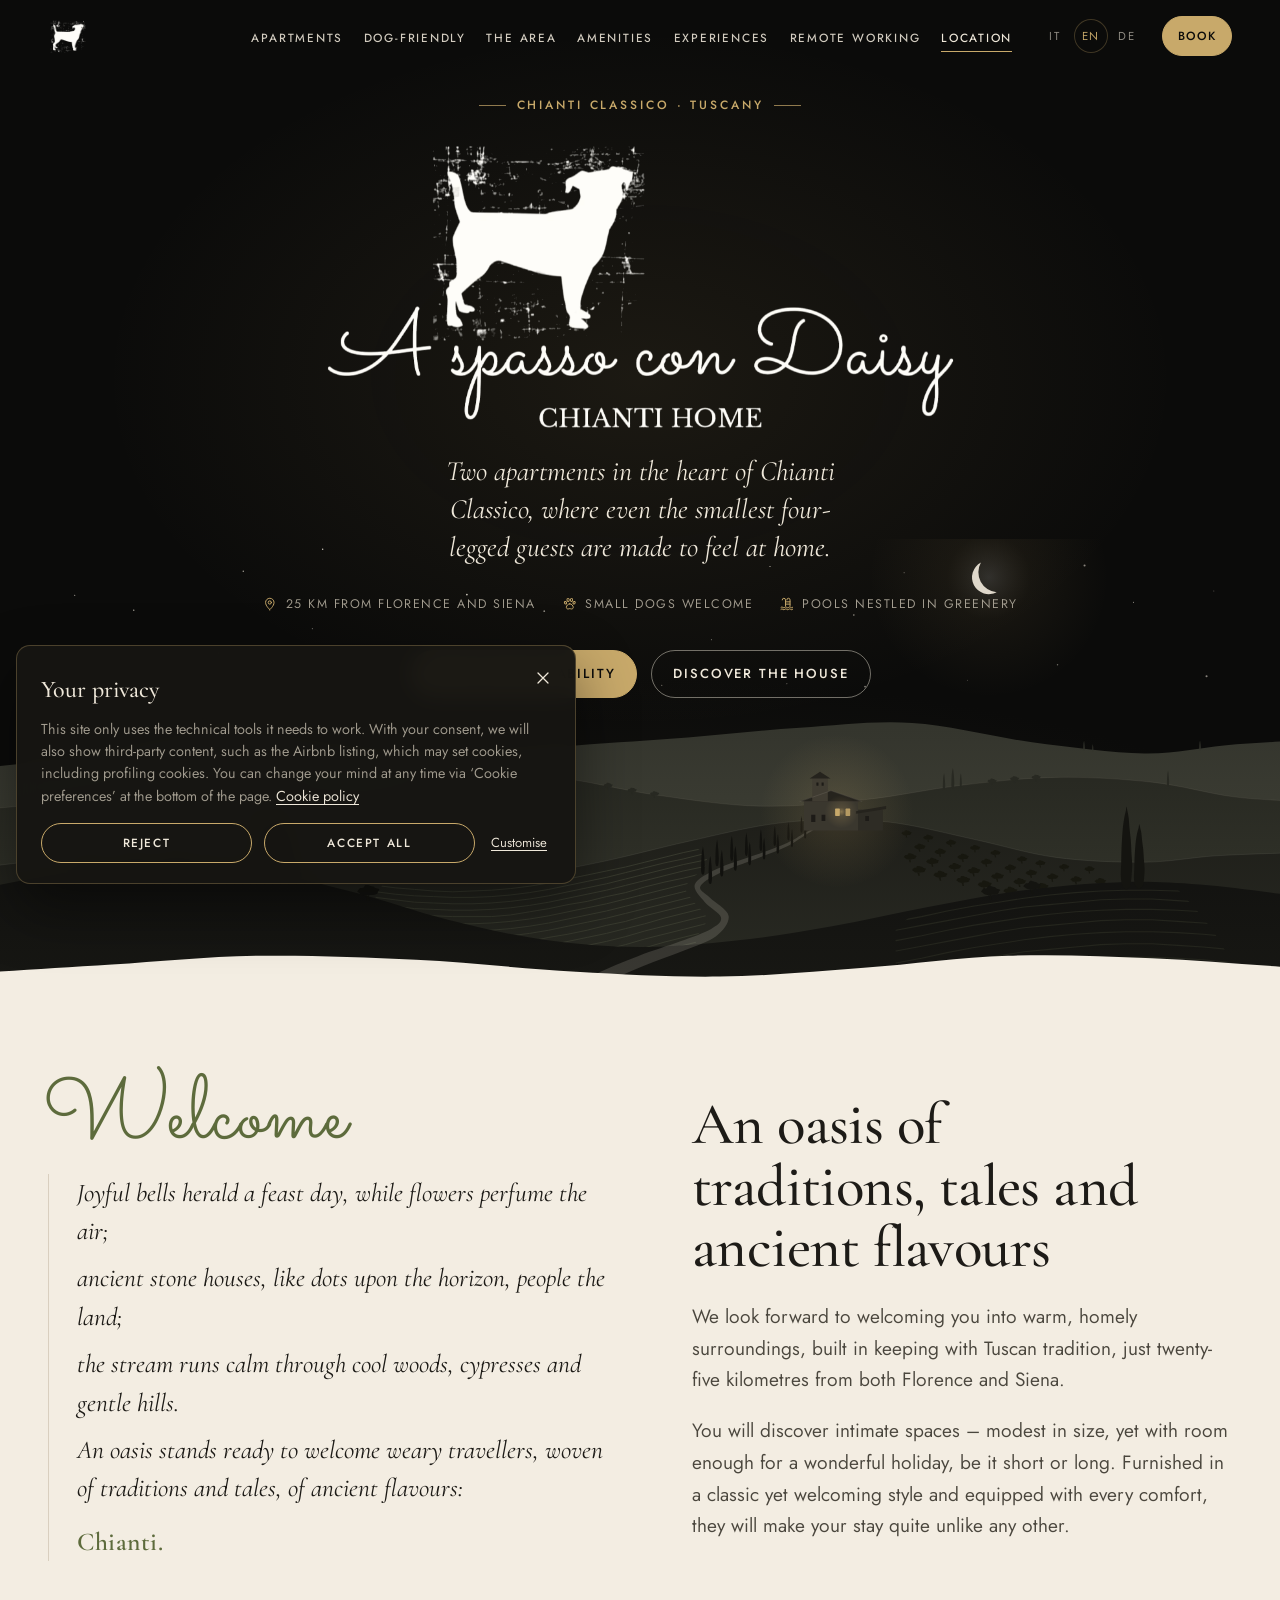
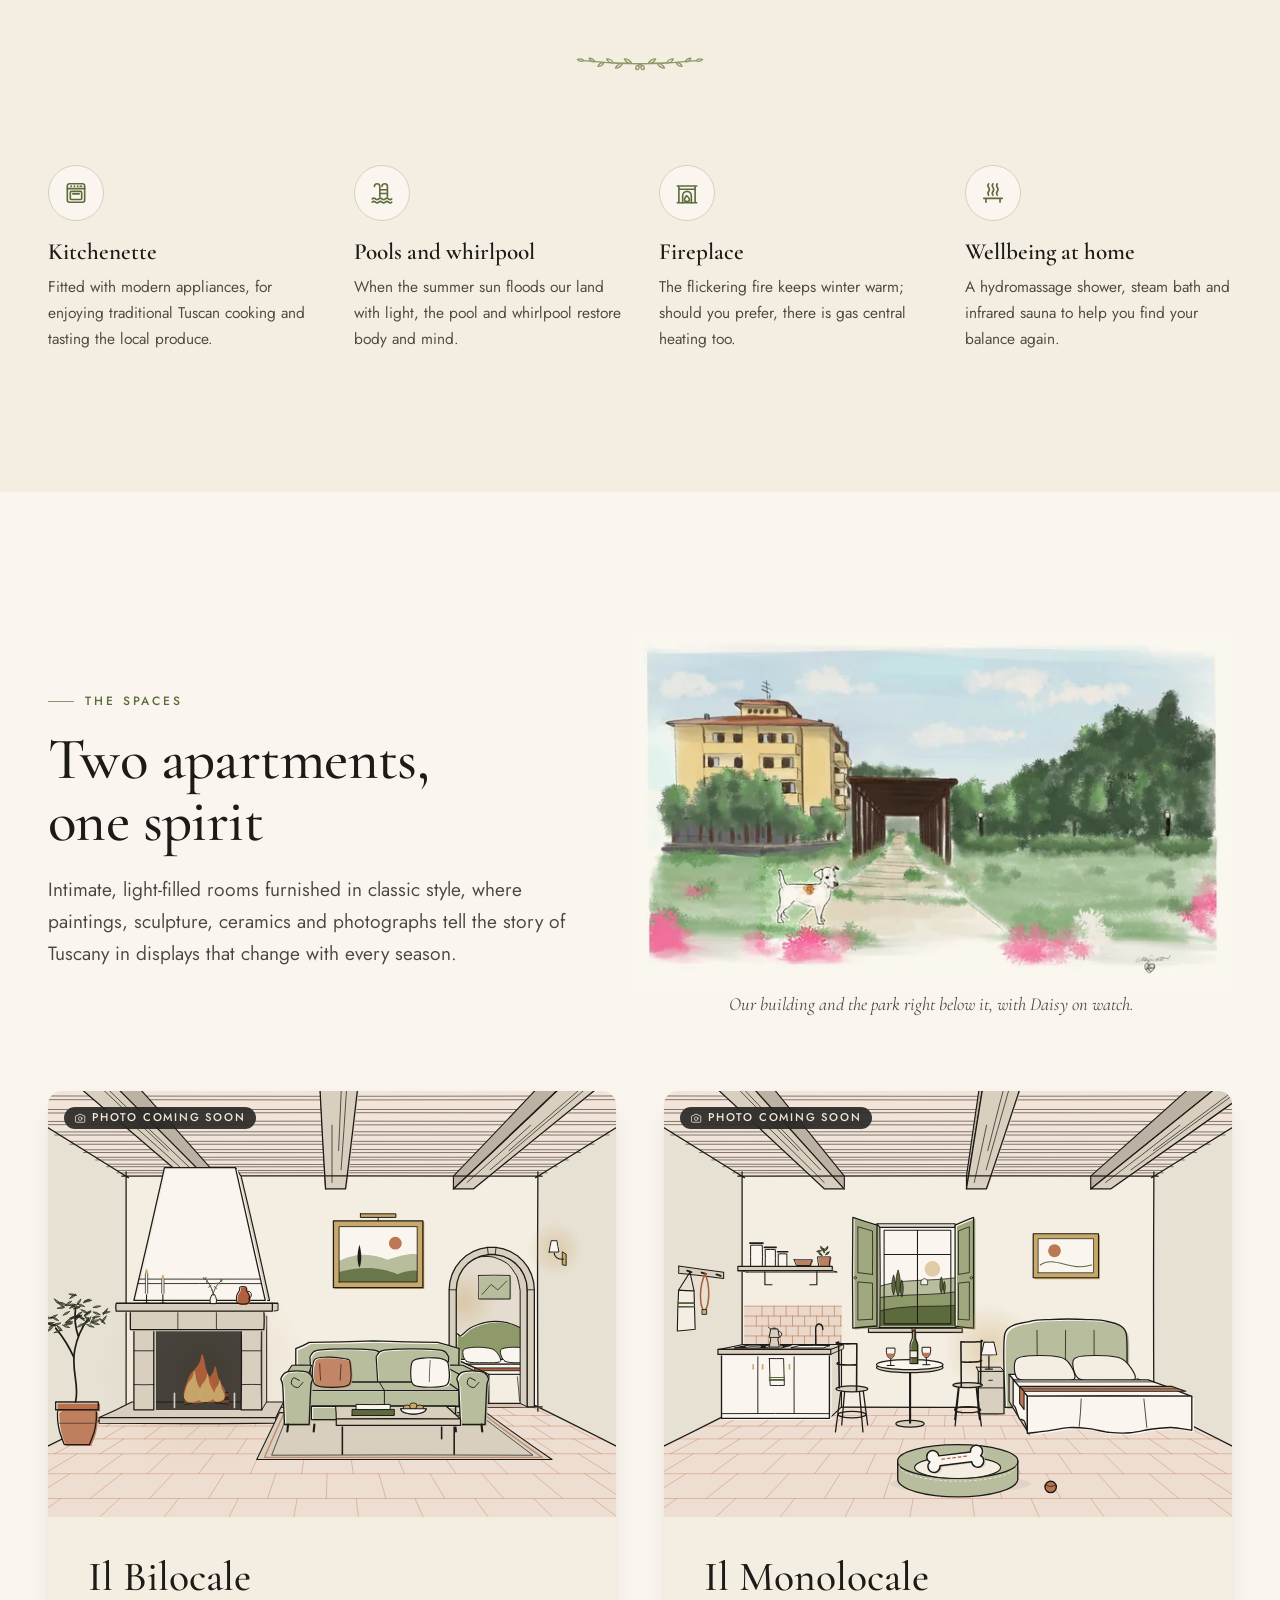
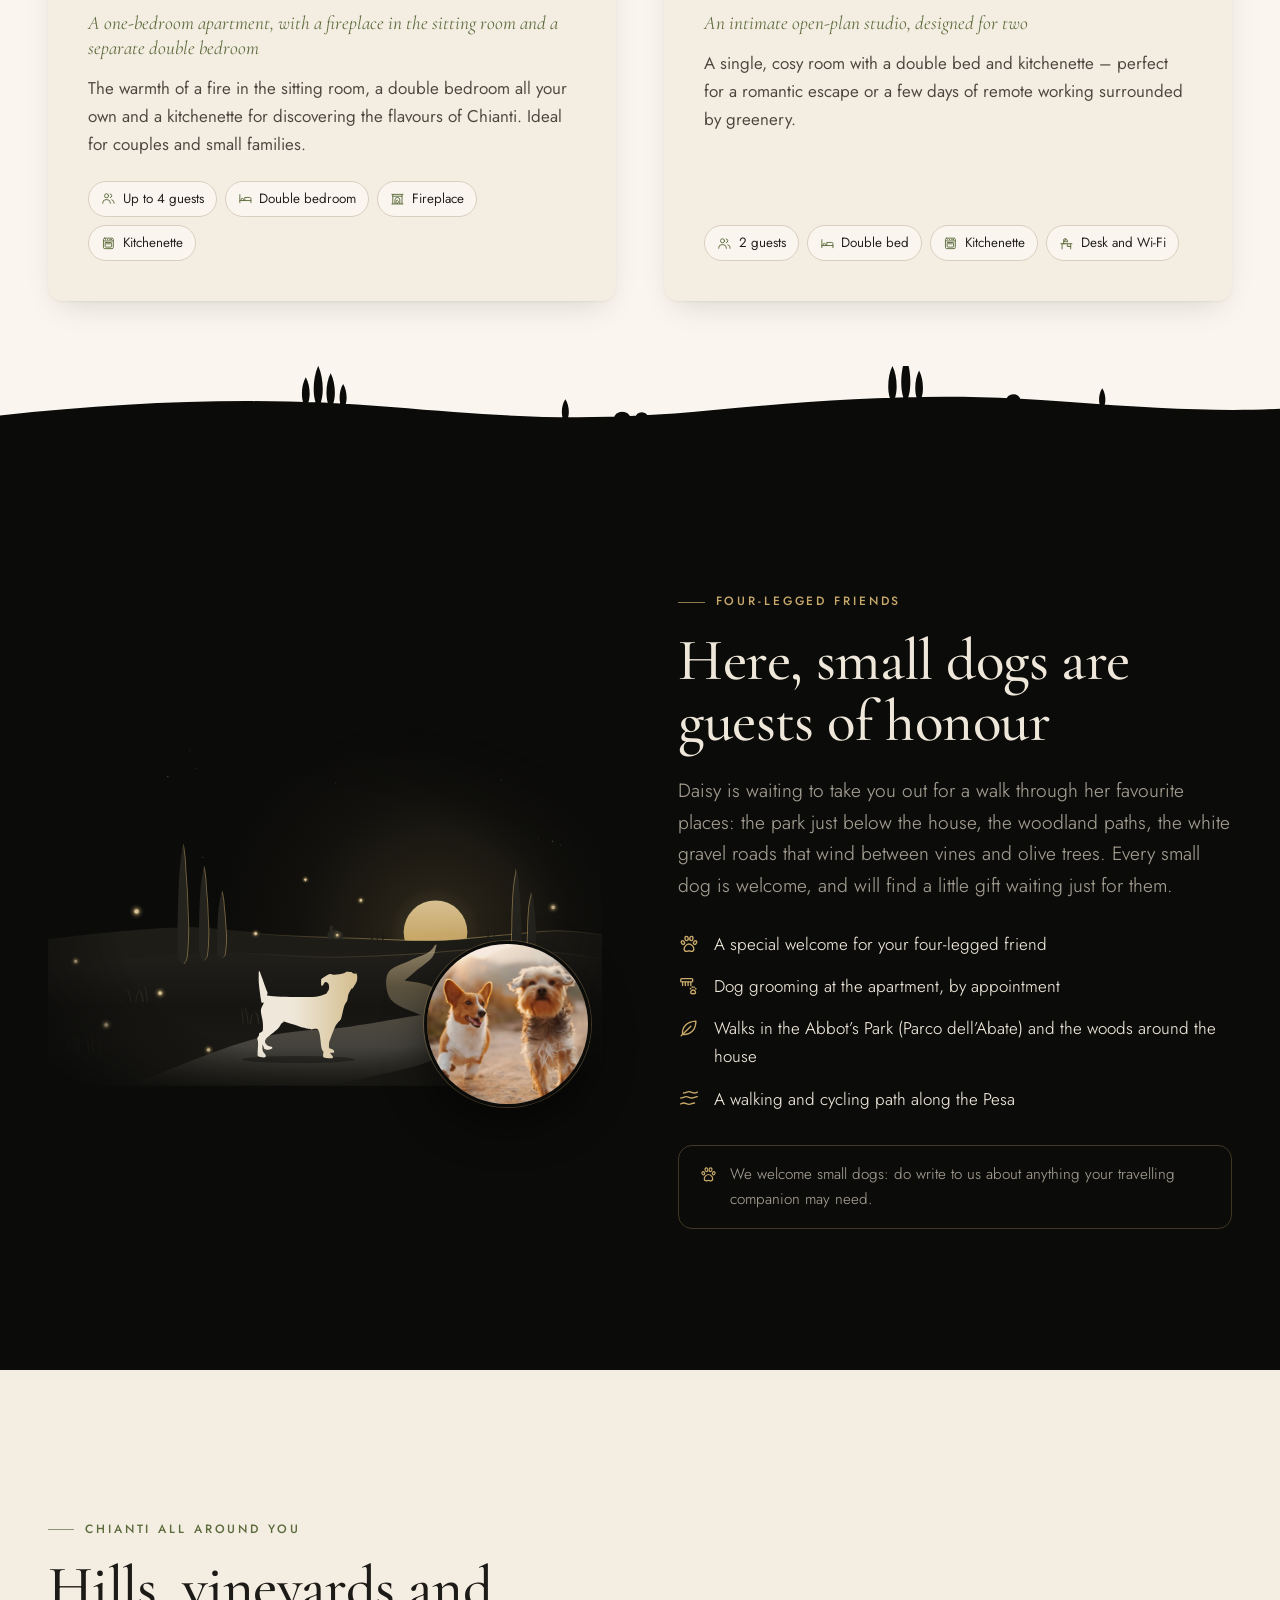
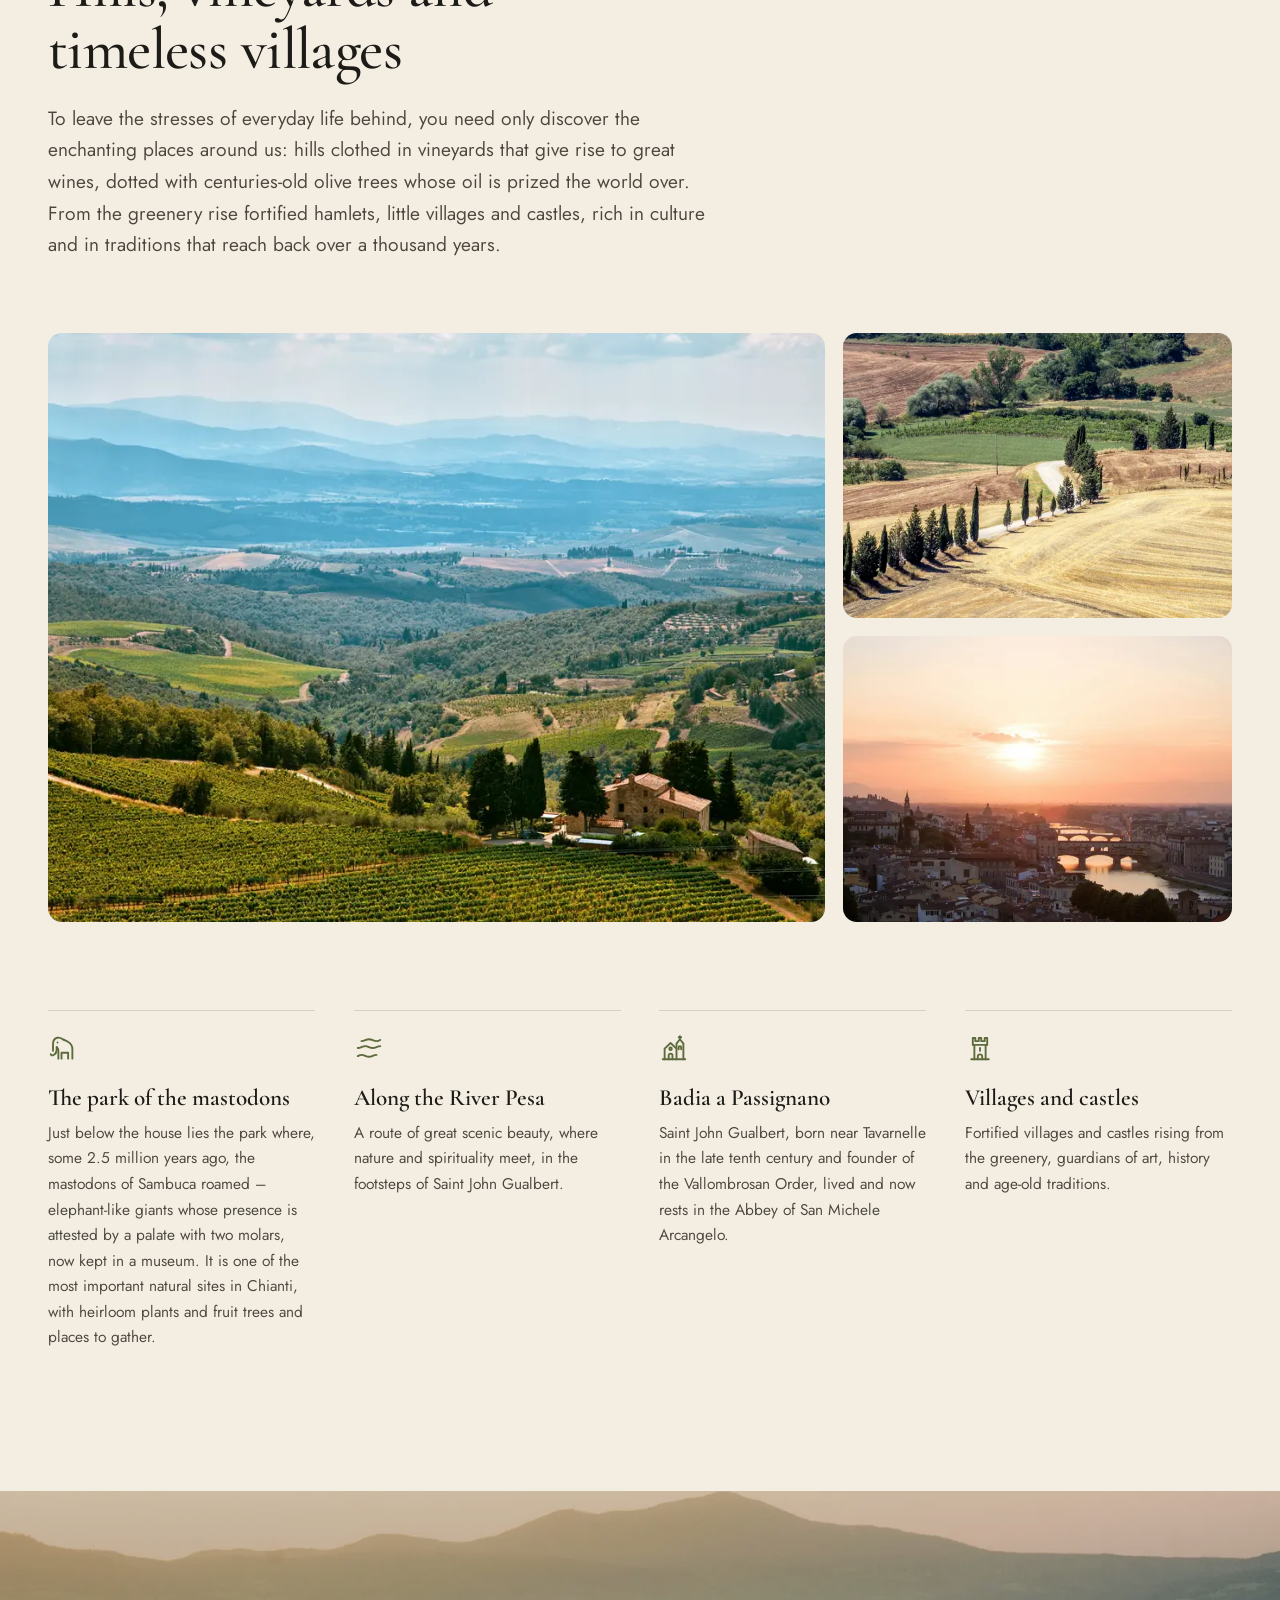
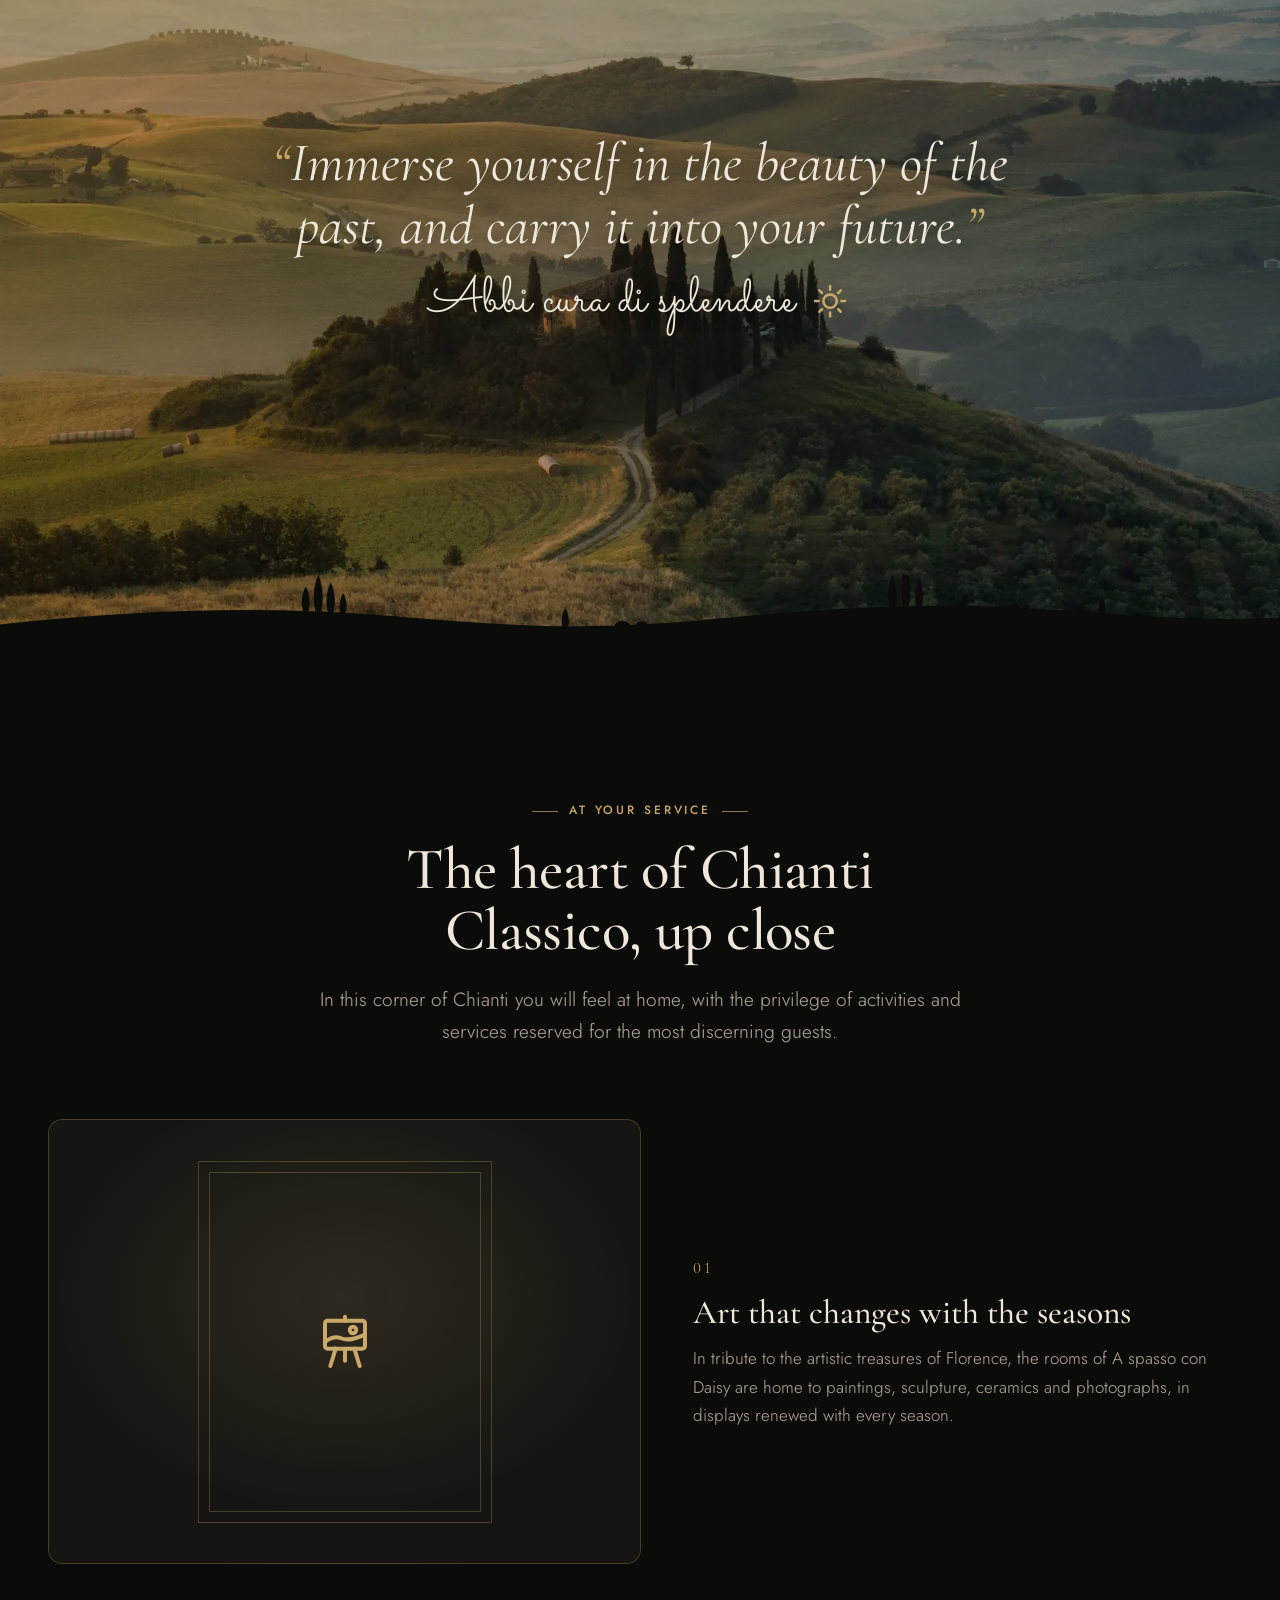
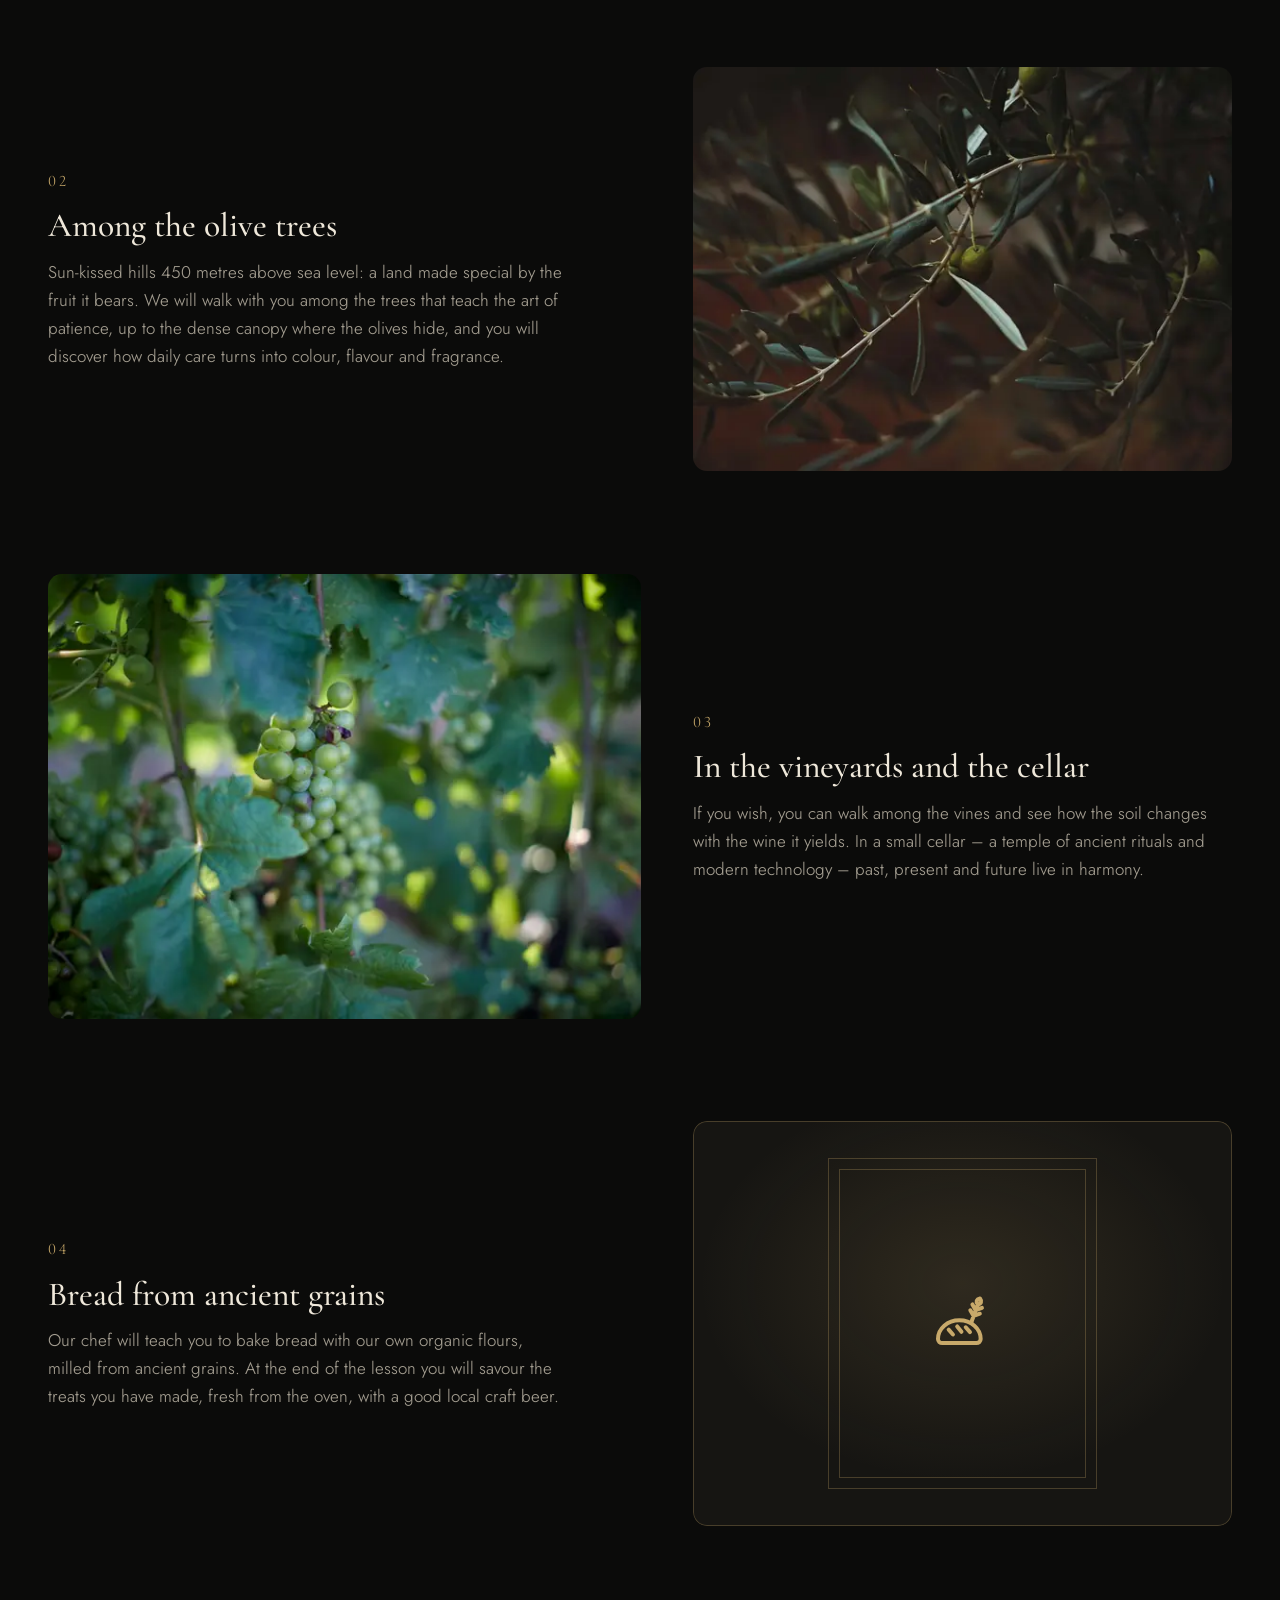
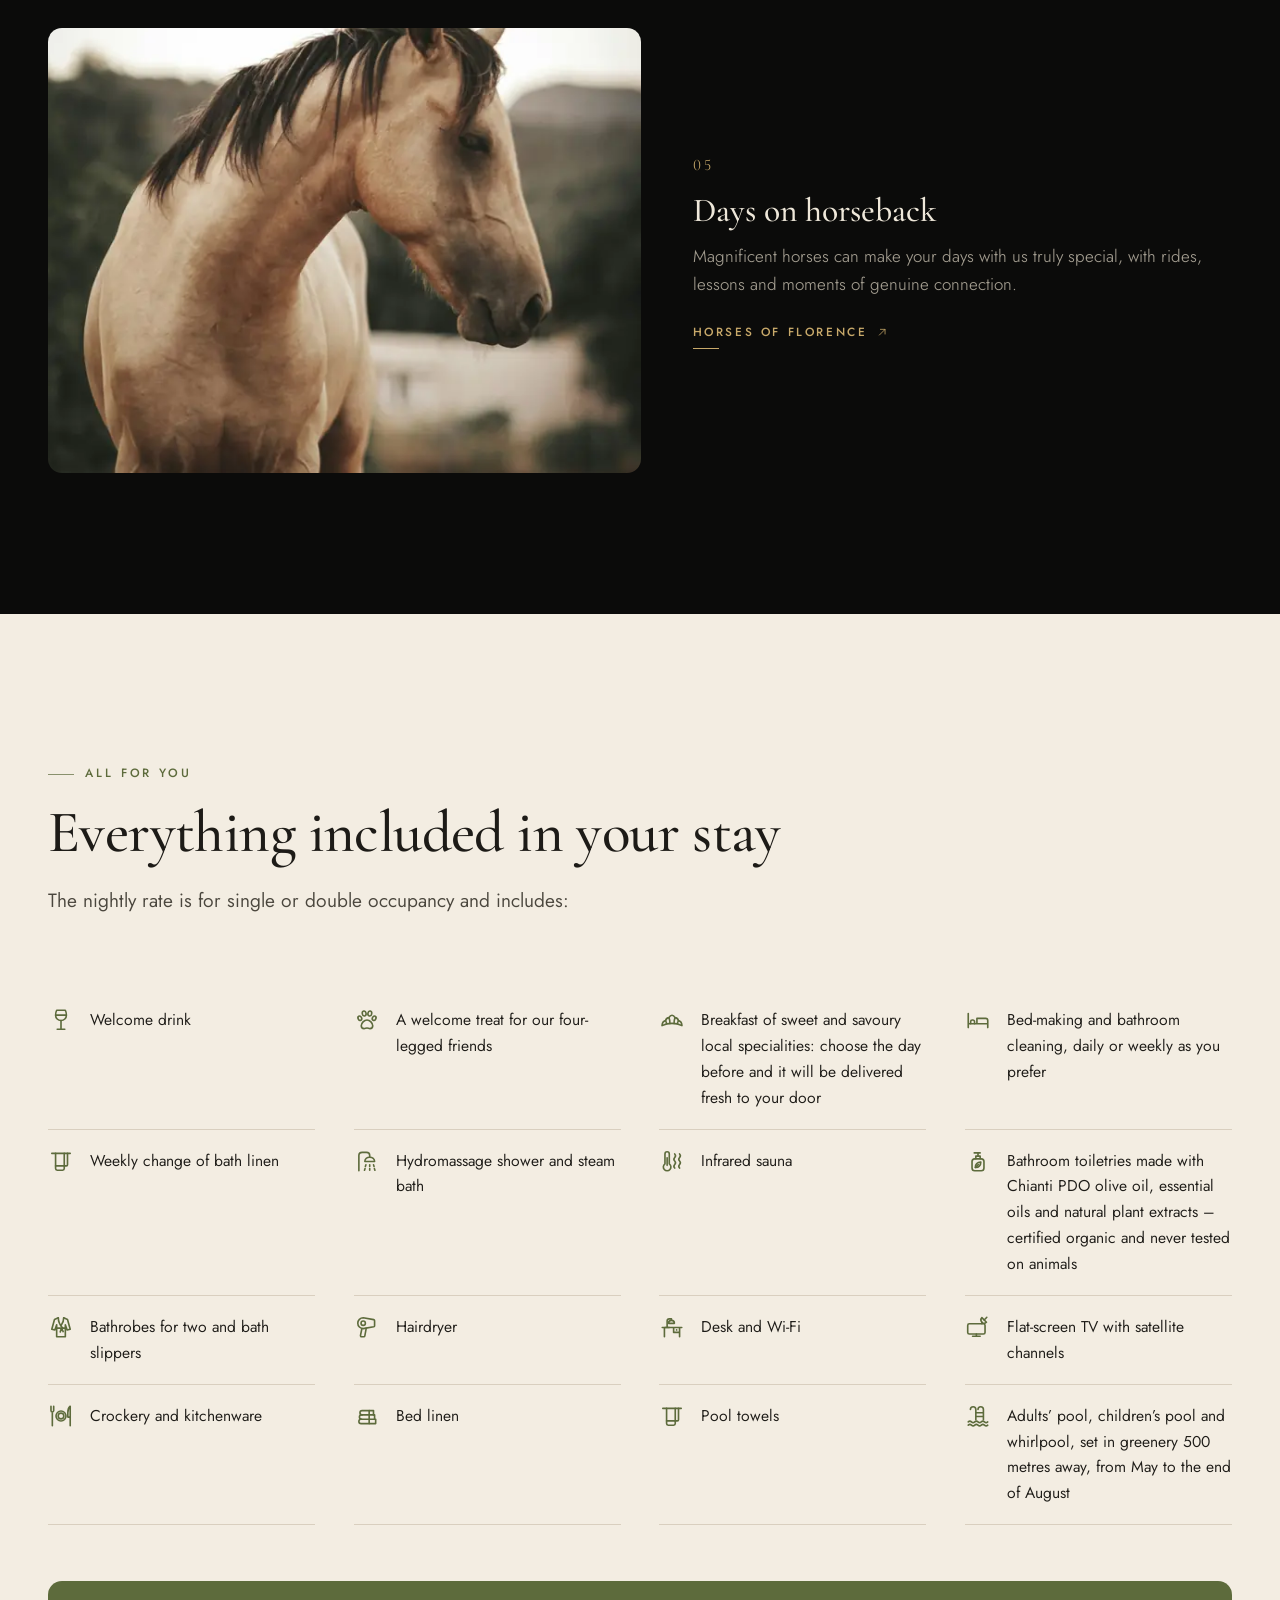
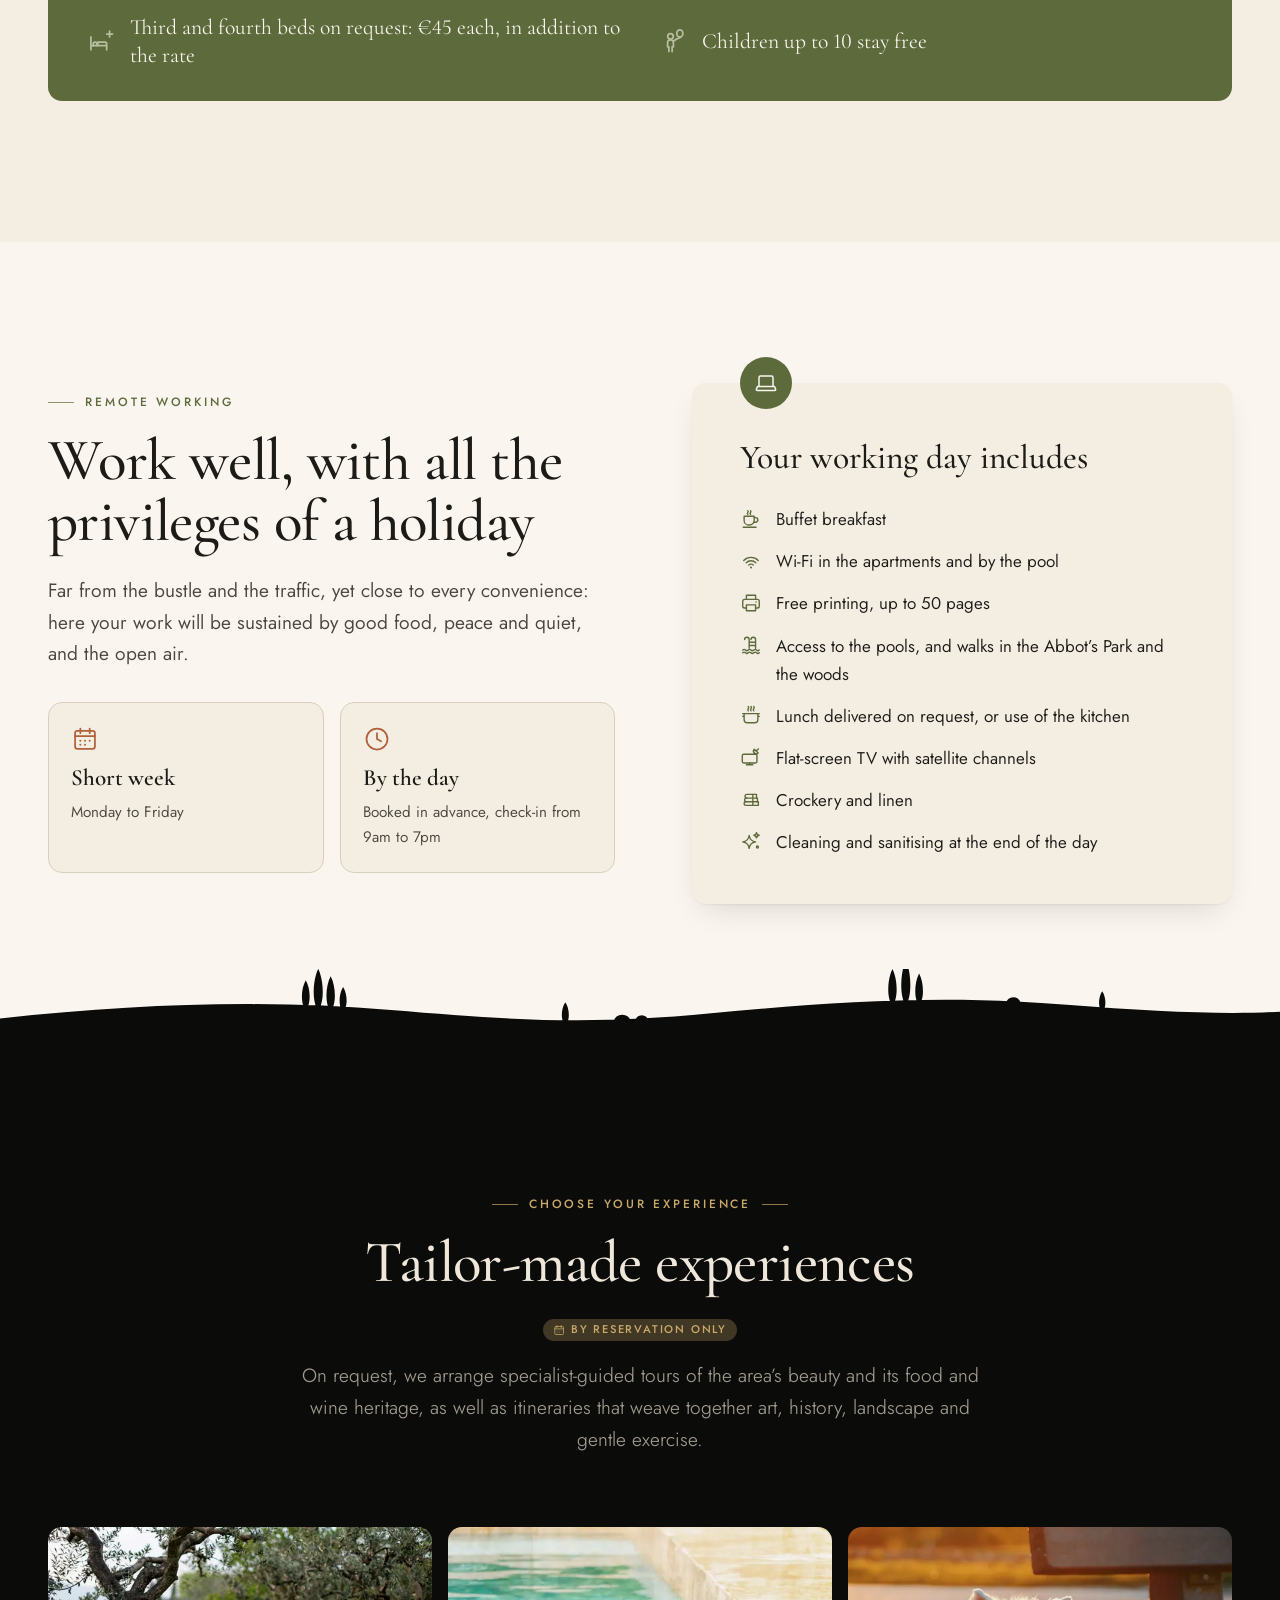
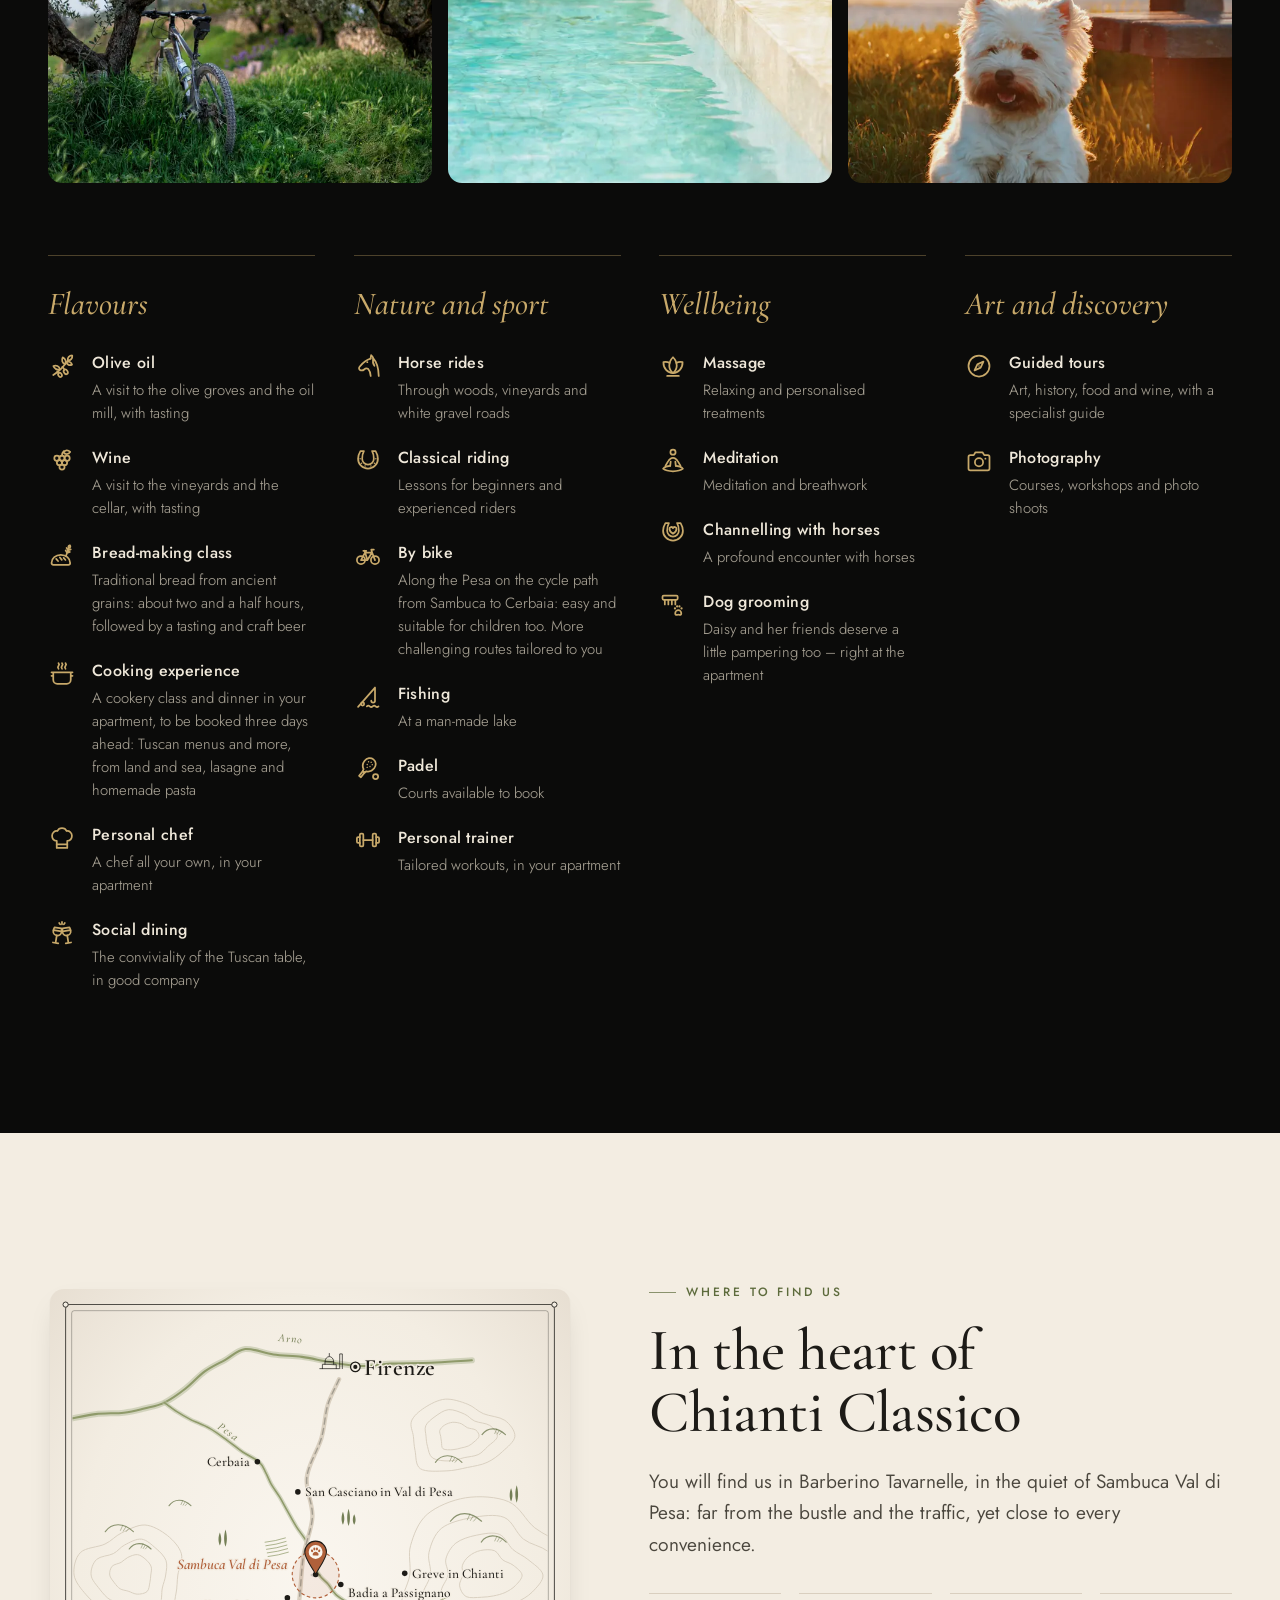
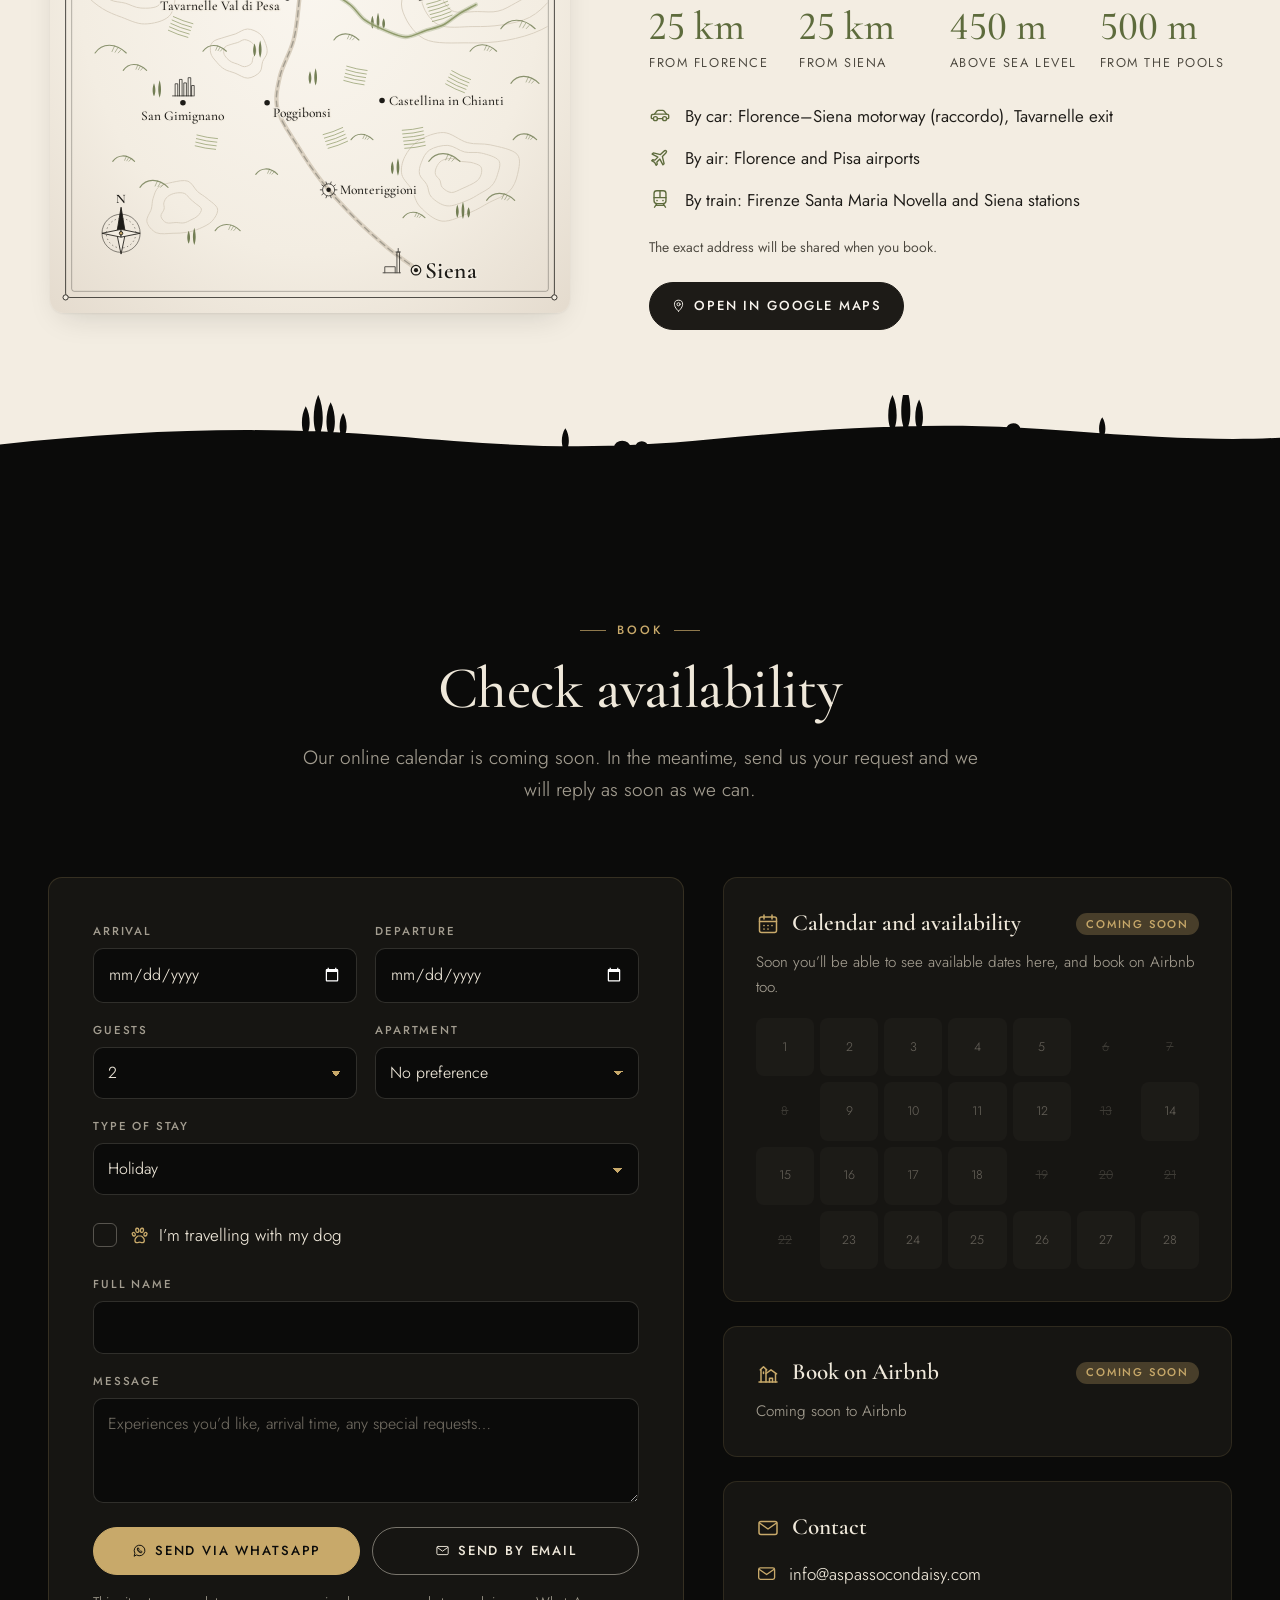
<file: en/index.html>
<!doctype html>
<html lang="en" class="no-js">
<head>
<meta charset="utf-8">
<meta name="viewport" content="width=device-width, initial-scale=1, viewport-fit=cover">
<title>A spasso con Daisy · Chianti Home — Dog-friendly apartments in Chianti</title>
<meta name="description" content="Two apartments in the heart of Chianti Classico, 25 km from Florence and Siena. Pools, sauna, Tuscan breakfast, olive oil and wine tastings. Small dogs welcome.">
<meta name="robots" content="noindex, nofollow">
<meta name="theme-color" content="#0b0b0a">
<meta name="color-scheme" content="light">
<link rel="canonical" href="https://metm98.github.io/ASpassoConDaisyChiantiHome/en/">
<link rel="alternate" hreflang="it" href="https://metm98.github.io/ASpassoConDaisyChiantiHome/">
<link rel="alternate" hreflang="en" href="https://metm98.github.io/ASpassoConDaisyChiantiHome/en/">
<link rel="alternate" hreflang="de" href="https://metm98.github.io/ASpassoConDaisyChiantiHome/de/">
<link rel="alternate" hreflang="x-default" href="https://metm98.github.io/ASpassoConDaisyChiantiHome/">
<meta property="og:type" content="website">
<meta property="og:site_name" content="A spasso con Daisy · Chianti Home">
<meta property="og:title" content="A spasso con Daisy · Chianti Home — Dog-friendly apartments in Chianti">
<meta property="og:description" content="Two apartments in the heart of Chianti Classico, 25 km from Florence and Siena. Pools, sauna, Tuscan breakfast, olive oil and wine tastings. Small dogs welcome.">
<meta property="og:url" content="https://metm98.github.io/ASpassoConDaisyChiantiHome/en/">
<meta property="og:locale" content="en_GB">
<meta property="og:image" content="https://metm98.github.io/ASpassoConDaisyChiantiHome/assets/img/brand/og-image.jpg">
<meta property="og:image:width" content="1200">
<meta property="og:image:height" content="630">
<meta property="og:image:alt" content="A spasso con Daisy, Chianti Home logo">
<meta name="twitter:card" content="summary_large_image">
<link rel="icon" type="image/png" sizes="32x32" href="../assets/img/brand/favicon-32.png">
<link rel="icon" type="image/png" sizes="48x48" href="../assets/img/brand/favicon-48.png">
<link rel="apple-touch-icon" href="../assets/img/brand/apple-touch-icon.png">
<link rel="manifest" href="../site.webmanifest">
<link rel="preload" href="../assets/fonts/cormorant-garamond.woff2" as="font" type="font/woff2" crossorigin>
<link rel="preload" href="../assets/fonts/jost.woff2" as="font" type="font/woff2" crossorigin>
<link rel="preload" href="../assets/img/brand/logo-light.webp" as="image" type="image/webp" fetchpriority="high">
<link rel="stylesheet" href="../assets/css/style.css">
<script>document.documentElement.classList.replace('no-js','js')</script>
<script type="application/ld+json">
{
  "@context": "https://schema.org",
  "@type": "LodgingBusiness",
  "name": "A spasso con Daisy · Chianti Home",
  "description": "Two apartments in the heart of Chianti Classico, 25 km from Florence and Siena. Pools, sauna, Tuscan breakfast, olive oil and wine tastings. Small dogs welcome.",
  "url": "https://metm98.github.io/ASpassoConDaisyChiantiHome/en/",
  "email": "info@aspassocondaisy.com",
  "image": "https://metm98.github.io/ASpassoConDaisyChiantiHome/assets/img/brand/og-image.jpg",
  "petsAllowed": true,
  "address": { "@type": "PostalAddress", "addressLocality": "Barberino Tavarnelle", "addressRegion": "FI", "addressCountry": "IT" }
}
</script>
</head>
<body class="page-home">
<svg xmlns="http://www.w3.org/2000/svg" class="sprite" aria-hidden="true" focusable="false"><symbol id="i-arrow-down" viewBox="0 0 24 24"><g fill="none" stroke="currentColor" stroke-width="1.5" stroke-linecap="round" stroke-linejoin="round"><path d="M12 3.5v17M6.5 15l5.5 5.5 5.5-5.5"/></g></symbol><symbol id="i-arrow-right" viewBox="0 0 24 24"><g fill="none" stroke="currentColor" stroke-width="1.5" stroke-linecap="round" stroke-linejoin="round"><path d="M3.5 12h17M15 6.5l5.5 5.5-5.5 5.5"/></g></symbol><symbol id="i-arrow-up-right" viewBox="0 0 24 24"><g fill="none" stroke="currentColor" stroke-width="1.5" stroke-linecap="round" stroke-linejoin="round"><path d="M6.5 17.5l11-11M8.5 6.5h9v9"/></g></symbol><symbol id="i-art" viewBox="0 0 24 24"><g fill="none" stroke="currentColor" stroke-width="1.5" stroke-linecap="round" stroke-linejoin="round"><rect x="4.5" y="4" width="15" height="10.5" rx="1"/><path d="M12 2.5V4M8.5 14.5 6.5 21M15.5 14.5l2 6.5M12 14.5V19"/><path d="M4.5 12c2-1.6 4-2.2 6-1.4s4.2.8 9-1.4"/><circle cx="15" cy="7.5" r="1.2"/></g></symbol><symbol id="i-bed" viewBox="0 0 24 24"><g fill="none" stroke="currentColor" stroke-width="1.5" stroke-linecap="round" stroke-linejoin="round"><path d="M3 6v13M3 15.5h18M21 19v-6.5a2 2 0 0 0-2-2h-8v5"/><path d="M5.2 15.5v-2a1.5 1.5 0 0 1 1.5-1.5h.6a1.5 1.5 0 0 1 1.5 1.5v2"/></g></symbol><symbol id="i-bike" viewBox="0 0 24 24"><g fill="none" stroke="currentColor" stroke-width="1.5" stroke-linecap="round" stroke-linejoin="round"><circle cx="6" cy="15.5" r="3.5"/><circle cx="18" cy="15.5" r="3.5"/><path d="M6 15.5 9.5 9l2 6.5H6M9.5 9h6l2.5 6.5M15.5 9l-4 6.5M9.5 9 9 7.5M8 7.5h2.5M15.5 9l-.7-2.5h2.2"/></g></symbol><symbol id="i-bones" viewBox="0 0 24 24"><g fill="none" stroke="currentColor" stroke-width="1.5" stroke-linecap="round" stroke-linejoin="round"><path d="M19.5 20.5V13c0-2.6-1.3-4.7-3.6-6-1.5-.9-3-1.3-4.2-2.1C10.5 4 9 3.6 7.6 3.8 5.4 4.2 4 6.1 4 8.8v5.4"/><path d="M7 11.2c.9 1 1.3 2.1 1.3 3.4v5.9M10.8 20.5v-4.7h5.3v4.7"/><path d="M6.9 11.6c.3 2.6-.5 4.9-2.4 6-1 .6-2 .4-2.3-.6"/><circle cx="7.6" cy="7.6" r=".75" fill="currentColor" stroke="none"/></g></symbol><symbol id="i-bread" viewBox="0 0 24 24"><g fill="none" stroke="currentColor" stroke-width="1.5" stroke-linecap="round" stroke-linejoin="round"><path d="M15.4 12 17.93 5.05M15.91 5.05 17.14 7.21 19.48 6.35M15.12 7.22 16.36 9.37 18.69 8.52M17.93 5.05C19.2 4.87 19.57 3.86 18.75 2.79 17.44 3.08 17.07 4.09 17.93 5.05z"/><path d="M3 18c0-4 3.6-7 8-7s8 3 8 7c0 .9-.7 1.5-1.6 1.5H4.6C3.7 19.5 3 18.9 3 18z"/><path d="M7 14.5l1.6 1.8M10.2 13.3l1.6 2M13.4 13.6l1.6 1.8"/></g></symbol><symbol id="i-breakfast" viewBox="0 0 24 24"><g fill="none" stroke="currentColor" stroke-width="1.5" stroke-linecap="round" stroke-linejoin="round"><path d="M2.8 17.2C3 14.6 4.2 13 6 12.6 6.5 10.9 7.6 9.9 9.2 9.8 10 8.3 11 7.6 12 7.6s2 .7 2.8 2.2C16.4 9.9 17.5 10.9 18 12.6c1.8.4 3 2 3.2 4.6-2.7-1.4-5.8-2.1-9.2-2.1s-6.5.7-9.2 2.1z"/><path d="M6 12.6c.6.9.9 1.9 1 2.9M9.2 9.8c.6 1.6.9 3.4.9 5.35M18 12.6c-.6.9-.9 1.9-1 2.9M14.8 9.8c-.6 1.6-.9 3.4-.9 5.35"/></g></symbol><symbol id="i-calendar" viewBox="0 0 24 24"><g fill="none" stroke="currentColor" stroke-width="1.5" stroke-linecap="round" stroke-linejoin="round"><rect x="3.5" y="5" width="17" height="15.5" rx="2"/><path d="M3.5 9.5h17M8 3v4M16 3v4"/><circle cx="8" cy="13.5" r=".85" fill="currentColor" stroke="none"/><circle cx="12" cy="13.5" r=".85" fill="currentColor" stroke="none"/><circle cx="16" cy="13.5" r=".85" fill="currentColor" stroke="none"/><circle cx="8" cy="17" r=".85" fill="currentColor" stroke="none"/><circle cx="12" cy="17" r=".85" fill="currentColor" stroke="none"/></g></symbol><symbol id="i-camera" viewBox="0 0 24 24"><g fill="none" stroke="currentColor" stroke-width="1.5" stroke-linecap="round" stroke-linejoin="round"><path d="M3 8.5A1.5 1.5 0 0 1 4.5 7h3L9 4.5h6L16.5 7h3A1.5 1.5 0 0 1 21 8.5v10a1.5 1.5 0 0 1-1.5 1.5h-15A1.5 1.5 0 0 1 3 18.5z"/><circle cx="12" cy="13" r="3.5"/><circle cx="17.5" cy="10" r=".8" fill="currentColor" stroke="none"/></g></symbol><symbol id="i-car" viewBox="0 0 24 24"><g fill="none" stroke="currentColor" stroke-width="1.5" stroke-linecap="round" stroke-linejoin="round"><path d="M4.8 16H3.5a1 1 0 0 1-1-1v-2a1.5 1.5 0 0 1 1.2-1.5l2.3-.5 2.5-3.3A2 2 0 0 1 10.1 7H15a2 2 0 0 1 1.6.8L19 11l1.5.4a1.5 1.5 0 0 1 1 1.4V15a1 1 0 0 1-1 1h-1.3M9.2 16h5.6"/><circle cx="7" cy="16" r="2.2"/><circle cx="17" cy="16" r="2.2"/><path d="M6 11h13"/></g></symbol><symbol id="i-castle" viewBox="0 0 24 24"><g fill="none" stroke="currentColor" stroke-width="1.5" stroke-linecap="round" stroke-linejoin="round"><path d="M5 21h14"/><path d="M7.5 21V9.5M16.5 21V9.5M6.25 9.5h11.5V4h-2v2.5h-2.75V4h-2v2.5H8.25V4h-2z"/><path d="M12 12v2.2"/><path d="M10.25 21v-2.2a1.75 1.75 0 0 1 3.5 0V21"/></g></symbol><symbol id="i-check" viewBox="0 0 24 24"><g fill="none" stroke="currentColor" stroke-width="1.5" stroke-linecap="round" stroke-linejoin="round"><path d="M5 12.5l4.5 4.5L19 7.5"/></g></symbol><symbol id="i-chef" viewBox="0 0 24 24"><g fill="none" stroke="currentColor" stroke-width="1.5" stroke-linecap="round" stroke-linejoin="round"><path d="M7.5 14.5C5 14.2 3.5 12.3 3.5 10a4 4 0 0 1 4.6-4C8.8 4.3 10.3 3.5 12 3.5s3.2.8 3.9 2.5a4 4 0 0 1 4.6 4c0 2.3-1.5 4.2-4 4.5v6h-9z"/><path d="M7.5 17.5h9"/></g></symbol><symbol id="i-child" viewBox="0 0 24 24"><g fill="none" stroke="currentColor" stroke-width="1.5" stroke-linecap="round" stroke-linejoin="round"><circle cx="9" cy="8" r="2.4"/><path d="M6.5 17v-3.4a2.5 2.5 0 0 1 5 0V17M7.6 17v4M10.4 17v4M11.2 12.6l2.3-1.9"/><path d="M13.5 10.7c1.2-.4 2.4-.9 3.4-1.9"/><ellipse cx="17" cy="5.5" rx="2.6" ry="3.1"/><path d="M16.4 8.9h1.2"/></g></symbol><symbol id="i-church" viewBox="0 0 24 24"><g fill="none" stroke="currentColor" stroke-width="1.5" stroke-linecap="round" stroke-linejoin="round"><path d="M3 21h18"/><path d="M14 21V8.5l2.75-3.5 2.75 3.5V21M16.75 5V2.5M15.75 3.4h2"/><path d="M15.75 13v-1.5a1 1 0 0 1 2 0V13"/><path d="M4.5 21v-8.5L9.25 8 14 12.5"/><path d="M7.75 21v-3a1.5 1.5 0 0 1 3 0v3"/><circle cx="9.25" cy="12.6" r="1"/></g></symbol><symbol id="i-clock" viewBox="0 0 24 24"><g fill="none" stroke="currentColor" stroke-width="1.5" stroke-linecap="round" stroke-linejoin="round"><circle cx="12" cy="12" r="9"/><path d="M12 7v5l3.5 2"/></g></symbol><symbol id="i-close" viewBox="0 0 24 24"><g fill="none" stroke="currentColor" stroke-width="1.5" stroke-linecap="round" stroke-linejoin="round"><path d="M6 6l12 12M18 6 6 18"/></g></symbol><symbol id="i-coffee" viewBox="0 0 24 24"><g fill="none" stroke="currentColor" stroke-width="1.5" stroke-linecap="round" stroke-linejoin="round"><path d="M4.5 9h11v4.5a5 5 0 0 1-5 5h-1a5 5 0 0 1-5-5z"/><path d="M15.5 10.5h1.5a2.5 2.5 0 0 1 0 5h-1.8"/><path d="M3.5 21h14"/><path d="M8.5 7q-1-1 0-2t0-2M11.5 7q-1-1 0-2t0-2"/></g></symbol><symbol id="i-desk" viewBox="0 0 24 24"><g fill="none" stroke="currentColor" stroke-width="1.5" stroke-linecap="round" stroke-linejoin="round"><path d="M3 12.5h18M5 12.5V21M19 12.5V21M13.5 12.5V17H19"/><circle cx="16.25" cy="14.75" r=".8" fill="currentColor" stroke="none"/><path d="M5.5 12.5h4M7.5 12.5V6.5a2 2 0 0 1 2-2h2v1.2"/><path d="M8.8 8.6a2.7 2.7 0 0 1 5.4 0z"/></g></symbol><symbol id="i-dishes" viewBox="0 0 24 24"><g fill="none" stroke="currentColor" stroke-width="1.5" stroke-linecap="round" stroke-linejoin="round"><circle cx="12" cy="12" r="4.6"/><circle cx="12" cy="12" r="2.6"/><path d="M2.75 3v4a1.25 1.25 0 0 0 2.5 0V3M4 8.25V21"/><path d="M20.5 21V3c-1.4 1.1-2.2 3.2-2.2 6V13h2.2"/></g></symbol><symbol id="i-dog-grooming" viewBox="0 0 24 24"><g fill="none" stroke="currentColor" stroke-width="1.5" stroke-linecap="round" stroke-linejoin="round"><rect x="3" y="4" width="13" height="3.5" rx="1"/><path d="M5 7.5v4M8 7.5v4M11 7.5v4M14 7.5v4"/><path d="M16.5 16.4c-1.3 0-2.6 1.3-2.6 2.6 0 .9.6 1.5 1.4 1.5.5 0 .8-.3 1.2-.3s.7.3 1.2.3c.8 0 1.4-.6 1.4-1.5 0-1.3-1.3-2.6-2.6-2.6z"/><circle cx="13.7" cy="14.9" r=".95" fill="currentColor" stroke="none"/><circle cx="15.5" cy="13.2" r=".95" fill="currentColor" stroke="none"/><circle cx="17.5" cy="13.2" r=".95" fill="currentColor" stroke="none"/><circle cx="19.3" cy="14.9" r=".95" fill="currentColor" stroke="none"/></g></symbol><symbol id="i-extra-bed" viewBox="0 0 24 24"><g fill="none" stroke="currentColor" stroke-width="1.5" stroke-linecap="round" stroke-linejoin="round"><path d="M2.5 8.5v11M2.5 16h13.5M16 19.5v-5A1.5 1.5 0 0 0 14.5 13H8.5v3"/><path d="M4.5 16v-1.5a1.5 1.5 0 0 1 1.5-1.5h.2a1.5 1.5 0 0 1 1.5 1.5V16"/><path d="M18.5 3.5v5M16 6h5"/></g></symbol><symbol id="i-fireplace" viewBox="0 0 24 24"><g fill="none" stroke="currentColor" stroke-width="1.5" stroke-linecap="round" stroke-linejoin="round"><path d="M3 5.5h18M4.5 5.5V21M19.5 5.5V21M4.5 8.5h15M3 21h18"/><path d="M8 21v-6.5a4 4 0 0 1 8 0V21"/><path d="M12 20c-1.4 0-2.3-.9-2.3-2.1 0-1.4 1.2-2.2 1.8-3.4 1 .7 2.8 2 2.8 3.5 0 1.2-.9 2-2.3 2z"/></g></symbol><symbol id="i-fishing" viewBox="0 0 24 24"><g fill="none" stroke="currentColor" stroke-width="1.5" stroke-linecap="round" stroke-linejoin="round"><path d="M3.5 20.5 18 4M18 4v9.2M18 13.2v2a1.6 1.6 0 0 1-3.2 0"/><circle cx="7.4" cy="18" r="1.3"/><path d="M11 20q1.25-1.2 2.5 0t2.5 0 2.5 0 2.5 0"/></g></symbol><symbol id="i-glass" viewBox="0 0 24 24"><g fill="none" stroke="currentColor" stroke-width="1.5" stroke-linecap="round" stroke-linejoin="round"><path d="M8 3h8c.7 1.4 1 3 1 4.5a5 5 0 0 1-10 0C7 6 7.3 4.4 8 3z"/><path d="M7.4 7.5h9.2"/><path d="M12 12.5v8M8.5 20.5h7"/></g></symbol><symbol id="i-grapes" viewBox="0 0 24 24"><g fill="none" stroke="currentColor" stroke-width="1.5" stroke-linecap="round" stroke-linejoin="round"><circle cx="7.6" cy="9.6" r="2.2"/><circle cx="12" cy="9.6" r="2.2"/><circle cx="16.4" cy="9.6" r="2.2"/><circle cx="9.8" cy="13.41" r="2.2"/><circle cx="14.2" cy="13.41" r="2.2"/><circle cx="12" cy="17.22" r="2.2"/><path d="M12 7.4c0-1.6.4-2.9 1.5-3.9"/><path d="M13.3 4.6C14.87 6.63 17.44 6.45 19 4.2 17.14 2.19 14.58 2.37 13.3 4.6z"/></g></symbol><symbol id="i-guests" viewBox="0 0 24 24"><g fill="none" stroke="currentColor" stroke-width="1.5" stroke-linecap="round" stroke-linejoin="round"><circle cx="9" cy="7.8" r="3.3"/><path d="M2.8 20v-.6a5.4 5.4 0 0 1 5.4-5.4h1.6a5.4 5.4 0 0 1 5.4 5.4v.6"/><path d="M15 4.7a3.1 3.1 0 0 1 0 6.1M17.6 14.3a5 5 0 0 1 3.6 4.8v.9"/></g></symbol><symbol id="i-guide" viewBox="0 0 24 24"><g fill="none" stroke="currentColor" stroke-width="1.5" stroke-linecap="round" stroke-linejoin="round"><circle cx="12" cy="12" r="9"/><path d="M15.8 8.2l-2.4 5.2-5.2 2.4 2.4-5.2z"/><circle cx="12" cy="12" r=".7" fill="currentColor" stroke="none"/></g></symbol><symbol id="i-hairdryer" viewBox="0 0 24 24"><g fill="none" stroke="currentColor" stroke-width="1.5" stroke-linecap="round" stroke-linejoin="round"><path d="M8.5 3.5 18.2 5.2a1 1 0 0 1 .8 1v4.6a1 1 0 0 1-.8 1L8.5 13.5a5 5 0 0 1 0-10z"/><circle cx="8.5" cy="8.5" r="2"/><path d="M7.3 13.4 6 19.8a1 1 0 0 0 1 1.2h2a1 1 0 0 0 1-.8l1.3-7.1"/></g></symbol><symbol id="i-horse" viewBox="0 0 24 24"><g fill="none" stroke="currentColor" stroke-width="1.5" stroke-linecap="round" stroke-linejoin="round"><path d="M14.2 5.7l.5-3c1 .7 1.6 1.7 1.8 2.8C19.6 8.7 21 14 21.2 20.5"/><path d="M14.2 5.7C11 6.6 7.4 9.4 4.8 12.6c-.8 1-.6 2.4.5 2.9 1.1.5 2.5.3 3.4-.5 1-.9 2.4-1.1 3.5-.4 1.4 1.7 2.1 4 2.1 5.9"/><path d="M16.5 5.5c-.6 2.3-.3 4.4 1 6.3"/><circle cx="11.4" cy="8.7" r=".8" fill="currentColor" stroke="none"/></g></symbol><symbol id="i-horse-heart" viewBox="0 0 24 24"><g fill="none" stroke="currentColor" stroke-width="1.5" stroke-linecap="round" stroke-linejoin="round"><path d="M5.5 3.5h3c-1 1.7-1.5 4-1.5 6.5a5 5 0 0 0 10 0c0-2.5-.5-4.8-1.5-6.5h3c1.2 2 2 4.3 2 6.5a8.5 8.5 0 0 1-17 0c0-2.2.8-4.5 2-6.5z"/><path d="M12 12.6s-3-1.8-3-4a1.55 1.55 0 0 1 3-.7 1.55 1.55 0 0 1 3 .7c0 2.2-3 4-3 4z"/></g></symbol><symbol id="i-horseshoe" viewBox="0 0 24 24"><g fill="none" stroke="currentColor" stroke-width="1.5" stroke-linecap="round" stroke-linejoin="round"><path d="M5.5 3.5h3c-1 1.7-1.5 4-1.5 6.5a5 5 0 0 0 10 0c0-2.5-.5-4.8-1.5-6.5h3c1.2 2 2 4.3 2 6.5a8.5 8.5 0 0 1-17 0c0-2.2.8-4.5 2-6.5z"/><circle cx="5.25" cy="10" r=".65" fill="currentColor" stroke="none"/><circle cx="18.75" cy="10" r=".65" fill="currentColor" stroke="none"/><circle cx="6.47" cy="13.87" r=".65" fill="currentColor" stroke="none"/><circle cx="17.53" cy="13.87" r=".65" fill="currentColor" stroke="none"/><circle cx="9.47" cy="16.26" r=".65" fill="currentColor" stroke="none"/><circle cx="14.53" cy="16.26" r=".65" fill="currentColor" stroke="none"/></g></symbol><symbol id="i-house" viewBox="0 0 24 24"><g fill="none" stroke="currentColor" stroke-width="1.5" stroke-linecap="round" stroke-linejoin="round"><path d="M3 21h18"/><path d="M5 21V8.7M10 21V8.7M4.3 8.9l3.2-3.2 3.2 3.2"/><path d="M7.5 11v1.6"/><path d="M10 12.5l5-3.7 5.6 4M19.5 12V21"/><path d="M13.5 21v-3.8h3V21"/></g></symbol><symbol id="i-info" viewBox="0 0 24 24"><g fill="none" stroke="currentColor" stroke-width="1.5" stroke-linecap="round" stroke-linejoin="round"><circle cx="12" cy="12" r="9"/><path d="M12 11v5.5"/><circle cx="12" cy="7.9" r="1" fill="currentColor" stroke="none"/></g></symbol><symbol id="i-kitchen" viewBox="0 0 24 24"><g fill="none" stroke="currentColor" stroke-width="1.5" stroke-linecap="round" stroke-linejoin="round"><rect x="4" y="3.5" width="16" height="17" rx="2"/><path d="M4 8h16"/><circle cx="7.5" cy="5.75" r=".85" fill="currentColor" stroke="none"/><circle cx="10.5" cy="5.75" r=".85" fill="currentColor" stroke="none"/><circle cx="13.5" cy="5.75" r=".85" fill="currentColor" stroke="none"/><path d="M15.8 5.75h1.4"/><rect x="6.75" y="10.5" width="10.5" height="7.5" rx="1"/><path d="M9 12.75h6"/></g></symbol><symbol id="i-laptop" viewBox="0 0 24 24"><g fill="none" stroke="currentColor" stroke-width="1.5" stroke-linecap="round" stroke-linejoin="round"><path d="M5 15.5v-9A1.5 1.5 0 0 1 6.5 5h11A1.5 1.5 0 0 1 19 6.5v9"/><path d="M3.5 15.5h17l1 2.4a1 1 0 0 1-.9 1.6H3.4a1 1 0 0 1-.9-1.6z"/></g></symbol><symbol id="i-leaf" viewBox="0 0 24 24"><g fill="none" stroke="currentColor" stroke-width="1.5" stroke-linecap="round" stroke-linejoin="round"><path d="M5 19C4.2 11.2 9.4 5 19.5 4.5 19.5 14 13.6 19.8 5 19z"/><path d="M3.5 20.5 14 10"/></g></symbol><symbol id="i-linen" viewBox="0 0 24 24"><g fill="none" stroke="currentColor" stroke-width="1.5" stroke-linecap="round" stroke-linejoin="round"><path d="M20 15v4H6.5a2 2 0 0 1 0-4H20z"/><path d="M19 15v-4H7a2 2 0 0 0 0 4"/><path d="M18 11V7H7.5a2 2 0 0 0 0 4"/><path d="M14 7v12"/></g></symbol><symbol id="i-mail" viewBox="0 0 24 24"><g fill="none" stroke="currentColor" stroke-width="1.5" stroke-linecap="round" stroke-linejoin="round"><rect x="3" y="5.5" width="18" height="13" rx="2"/><path d="M3.5 7l8.5 6 8.5-6"/></g></symbol><symbol id="i-massage" viewBox="0 0 24 24"><g fill="none" stroke="currentColor" stroke-width="1.5" stroke-linecap="round" stroke-linejoin="round"><path d="M12 4.5c-2.2 2.2-3.2 4.6-3.2 7.2 0 2.5 1.2 4.6 3.2 6.3 2-1.7 3.2-3.8 3.2-6.3 0-2.6-1-5-3.2-7.2z"/><path d="M9.2 9.3c-1.8-.8-3.6-1-5.4-.6-.1 5.3 3.5 9.3 8.2 9.3s8.3-4 8.2-9.3c-1.8-.4-3.6-.2-5.4.6"/><path d="M7 20.5h10"/></g></symbol><symbol id="i-meditation" viewBox="0 0 24 24"><g fill="none" stroke="currentColor" stroke-width="1.5" stroke-linecap="round" stroke-linejoin="round"><circle cx="12" cy="4.4" r="2.2"/><path d="M5.6 16l2.3-3.9c.5-.9 1.1-1.6 1.9-2.1.6-.4 1.3-.6 2.2-.6s1.6.2 2.2.6c.8.5 1.4 1.2 1.9 2.1l2.3 3.9"/><path d="M10 12.6l-.4 3.6M14 12.6l.4 3.6"/><path d="M3.5 18.6c1.2-1.4 3.4-2.3 6.1-2.4M20.5 18.6c-1.2-1.4-3.4-2.3-6.1-2.4M3.5 18.6c1.8 1.5 5 2.2 8.5 2.2s6.7-.7 8.5-2.2"/></g></symbol><symbol id="i-olive" viewBox="0 0 24 24"><g fill="none" stroke="currentColor" stroke-width="1.5" stroke-linecap="round" stroke-linejoin="round"><path d="M4.5 19.8C9 16.8 13.5 12.6 17 7.2"/><path d="M17 7.2C19.38 7.45 21.09 5.56 20.8 3 18.23 2.96 16.52 4.85 17 7.2z"/><path d="M14.6 10.4C15.93 8.32 15.03 5.71 12.6 4.6 11.37 6.97 12.27 9.58 14.6 10.4z"/><path d="M15.9 8.8C16.37 10.96 18.49 11.86 20.6 10.8 19.89 8.54 17.78 7.64 15.9 8.8z"/><path d="M10.2 14.6C9.61 12.2 7.09 11.03 4.6 12 5.47 14.53 7.99 15.7 10.2 14.6z"/><path d="M12.4 12.7l1.7 2.4M8 16.6l1.2 1.6"/><ellipse cx="15.2" cy="17" rx="1.6" ry="2.15" transform="rotate(-32 15.2 17)"/><ellipse cx="10.3" cy="19.6" rx="1.45" ry="1.95" transform="rotate(-32 10.3 19.6)"/></g></symbol><symbol id="i-ornament" viewBox="0 0 120 24"><g fill="none" stroke="currentColor" stroke-width="1.2" stroke-linecap="round" stroke-linejoin="round"><path d="M60 12.7Q36 12.7 12 10M53 12.64C50.57 12.89 47.7 11.03 46.63 8.5 49.37 8.46 52.24 10.32 53 12.64zM45 12.44C44.29 14.65 41.57 16.41 38.96 16.36 39.97 13.95 42.69 12.19 45 12.44zM37 12.08C34.83 12.34 32.3 10.7 31.38 8.43 33.83 8.35 36.36 9.99 37 12.08zM29 11.57C28.45 13.52 26.15 15.02 23.88 14.9 24.69 12.78 26.99 11.29 29 11.57zM21 10.92C19.21 11.19 17.18 9.87 16.47 7.98 18.48 7.85 20.52 9.18 21 10.92zM12 10C10.4 10.87 7.88 10.42 6.4 9 8.28 8.18 10.8 8.63 12 10zM60 12.8l-1.6 1.5"/><path d="M60 12.7Q84 12.7 108 10M67 12.64C69.43 12.89 72.3 11.03 73.37 8.5 70.63 8.46 67.76 10.32 67 12.64zM75 12.44C75.71 14.65 78.43 16.41 81.04 16.36 80.03 13.95 77.31 12.19 75 12.44zM83 12.08C85.17 12.34 87.7 10.7 88.62 8.43 86.17 8.35 83.64 9.99 83 12.08zM91 11.57C91.55 13.52 93.85 15.02 96.12 14.9 95.31 12.78 93.01 11.29 91 11.57zM99 10.92C100.79 11.19 102.82 9.87 103.53 7.98 101.52 7.85 99.48 9.18 99 10.92zM108 10C109.6 10.87 112.12 10.42 113.6 9 111.72 8.18 109.2 8.63 108 10zM60 12.8l1.6 1.5"/><ellipse cx="57.8" cy="15.9" rx="1.3" ry="1.8" transform="rotate(24 57.8 15.9)"/><ellipse cx="62.2" cy="15.9" rx="1.3" ry="1.8" transform="rotate(-24 62.2 15.9)"/></g></symbol><symbol id="i-padel" viewBox="0 0 24 24"><g fill="none" stroke="currentColor" stroke-width="1.5" stroke-linecap="round" stroke-linejoin="round"><g transform="rotate(38 11 11)"><path d="M11 1.8c3 0 5.2 2.4 5.2 5.6 0 3.1-1.8 5.3-3.7 6.2L12 15.5h-2l-.5-1.9C7.6 12.7 5.8 10.5 5.8 7.4 5.8 4.2 8 1.8 11 1.8z"/><path d="M10 15.5h2v5h-2z"/><circle cx="9" cy="6" r=".6" fill="currentColor" stroke="none"/><circle cx="11" cy="5" r=".6" fill="currentColor" stroke="none"/><circle cx="13" cy="6" r=".6" fill="currentColor" stroke="none"/><circle cx="9.5" cy="8.5" r=".6" fill="currentColor" stroke="none"/><circle cx="12.5" cy="8.5" r=".6" fill="currentColor" stroke="none"/><circle cx="11" cy="10.5" r=".6" fill="currentColor" stroke="none"/></g><circle cx="18.5" cy="18.5" r="2.2"/></g></symbol><symbol id="i-paw" viewBox="0 0 24 24"><g fill="none" stroke="currentColor" stroke-width="1.5" stroke-linecap="round" stroke-linejoin="round"><path d="M12 12c-2.6 0-5.3 2.9-5.3 5.4 0 1.6 1.1 2.6 2.6 2.6 1 0 1.8-.6 2.7-.6s1.7.6 2.7.6c1.5 0 2.6-1 2.6-2.6 0-2.5-2.7-5.4-5.3-5.4z"/><ellipse cx="5.4" cy="10.4" rx="1.6" ry="2.1" transform="rotate(-28 5.4 10.4)"/><ellipse cx="9.4" cy="6" rx="1.75" ry="2.35" transform="rotate(-10 9.4 6)"/><ellipse cx="14.6" cy="6" rx="1.75" ry="2.35" transform="rotate(10 14.6 6)"/><ellipse cx="18.6" cy="10.4" rx="1.6" ry="2.1" transform="rotate(28 18.6 10.4)"/></g></symbol><symbol id="i-pin" viewBox="0 0 24 24"><g fill="none" stroke="currentColor" stroke-width="1.5" stroke-linecap="round" stroke-linejoin="round"><path d="M12 21s-6.5-5.5-6.5-11a6.5 6.5 0 0 1 13 0c0 5.5-6.5 11-6.5 11z"/><circle cx="12" cy="10" r="2.5"/></g></symbol><symbol id="i-plane" viewBox="0 0 24 24"><g fill="none" stroke="currentColor" stroke-width="1.5" stroke-linecap="round" stroke-linejoin="round"><path transform="rotate(45 12 12)" d="M12 2.5c.8 0 1.5.9 1.5 2V9.8l6.8 4.2v1.8l-6.8-2.1v4.6l2 1.5v1.5L12 20.3l-3.5 1v-1.5l2-1.5v-4.6l-6.8 2.1V14l6.8-4.2V4.5c0-1.1.7-2 1.5-2z"/></g></symbol><symbol id="i-pool" viewBox="0 0 24 24"><g fill="none" stroke="currentColor" stroke-width="1.5" stroke-linecap="round" stroke-linejoin="round"><path d="M10 15.5V6a2.5 2.5 0 0 0-5 0M17 15.5V6a2.5 2.5 0 0 0-5 0M10 9h7M10 12.5h7"/><path d="M3 17.5q1.5-1.4 3 0t3 0 3 0 3 0 3 0 3 0M3 20.5q1.5-1.4 3 0t3 0 3 0 3 0 3 0 3 0"/></g></symbol><symbol id="i-pot" viewBox="0 0 24 24"><g fill="none" stroke="currentColor" stroke-width="1.5" stroke-linecap="round" stroke-linejoin="round"><path d="M3 10.5h18M4.5 10.5V17a3.5 3.5 0 0 0 3.5 3.5h8a3.5 3.5 0 0 0 3.5-3.5v-6.5M4.5 13.5H3M19.5 13.5H21"/><path d="M9 7.5q-1.1-1.2 0-2.4t0-2.4M12 7.5q-1.1-1.2 0-2.4t0-2.4M15 7.5q-1.1-1.2 0-2.4t0-2.4"/></g></symbol><symbol id="i-printer" viewBox="0 0 24 24"><g fill="none" stroke="currentColor" stroke-width="1.5" stroke-linecap="round" stroke-linejoin="round"><path d="M7 8V3.5h10V8"/><path d="M7 17.5H5a2 2 0 0 1-2-2V10a2 2 0 0 1 2-2h14a2 2 0 0 1 2 2v5.5a2 2 0 0 1-2 2h-2"/><path d="M7 14h10v6.5H7z"/><circle cx="17.5" cy="11" r=".85" fill="currentColor" stroke="none"/></g></symbol><symbol id="i-river" viewBox="0 0 24 24"><g fill="none" stroke="currentColor" stroke-width="1.5" stroke-linecap="round" stroke-linejoin="round"><path d="M6 6.5c2.5 0 3.5-1.5 6-1.5s3.5 1.5 6 1.5 2.5-.8 3-1"/><path d="M3 12c2.5 0 3.5-1.5 6-1.5s3.5 1.5 6 1.5 3.5-1.5 6-1.5"/><path d="M3 18.5c.5-.2 1.5-1 3-1 2.5 0 3.5 1.5 6 1.5s3.5-1.5 6-1.5"/></g></symbol><symbol id="i-robe" viewBox="0 0 24 24"><g fill="none" stroke="currentColor" stroke-width="1.5" stroke-linecap="round" stroke-linejoin="round"><path d="M9.5 3.5 6 5 3.5 14l2.8.8L8 10v11h8V10l1.7 4.8 2.8-.8L18 5l-3.5-1.5"/><path d="M9.5 3.5c0 3.5 1.5 6.8 4 9.5M14.5 3.5c0 2.5-.8 4.8-2.2 6.8"/><path d="M8 13h8M12.5 13l-1.2 3.5M12.5 13l1.5 3.2"/></g></symbol><symbol id="i-sauna" viewBox="0 0 24 24"><g fill="none" stroke="currentColor" stroke-width="1.5" stroke-linecap="round" stroke-linejoin="round"><path d="M5.5 14.6V5.5a2 2 0 0 1 4 0v9.1a3.5 3.5 0 1 1-4 0z"/><path d="M7.5 16V9"/><path d="M14.5 18.5q-1.5-1.62 0-3.25t0-3.25 0-3.25 0-3.25M19 18.5q-1.5-1.62 0-3.25t0-3.25 0-3.25 0-3.25"/></g></symbol><symbol id="i-shower" viewBox="0 0 24 24"><g fill="none" stroke="currentColor" stroke-width="1.5" stroke-linecap="round" stroke-linejoin="round"><path d="M4.5 21V7a3 3 0 0 1 3-3h4a3 3 0 0 1 3 3v1.5"/><path d="M10 12.5a4.5 4 0 0 1 9 0z"/><path d="M11 15.5l-.5 1.5M14.5 15.5V17M18 15.5l.5 1.5M10.2 19l-.5 1.5M14.5 19v1.5M18.8 19l.5 1.5"/></g></symbol><symbol id="i-soap" viewBox="0 0 24 24"><g fill="none" stroke="currentColor" stroke-width="1.5" stroke-linecap="round" stroke-linejoin="round"><rect x="6.5" y="10" width="11" height="11" rx="2.5"/><path d="M10 10V7.5h4V10M12 7.5V4.5M8.5 4.5H14"/><path d="M9.6 17.9C12.44 18.29 14.69 16.09 14.6 13 11.51 12.85 9.26 15.06 9.6 17.9z"/><path d="M9.6 17.9l2.6-2.6"/></g></symbol><symbol id="i-sparkle" viewBox="0 0 24 24"><g fill="none" stroke="currentColor" stroke-width="1.5" stroke-linecap="round" stroke-linejoin="round"><path d="M10 6c.6 4.2 2.8 6.4 7 7-4.2.6-6.4 2.8-7 7-.6-4.2-2.8-6.4-7-7 4.2-.6 6.4-2.8 7-7z"/><path d="M18 2.8c.3 1.7 1.2 2.6 2.9 2.9-1.7.3-2.6 1.2-2.9 2.9-.3-1.7-1.2-2.6-2.9-2.9 1.7-.3 2.6-1.2 2.9-2.9z"/><circle cx="19" cy="18.5" r="1.1"/></g></symbol><symbol id="i-steam" viewBox="0 0 24 24"><g fill="none" stroke="currentColor" stroke-width="1.5" stroke-linecap="round" stroke-linejoin="round"><path d="M3.5 17h17M5.5 17v3.5M18.5 17v3.5"/><path d="M8 14q-1.4-1.75 0-3.5t0-3.5 0-3.5M12 14q-1.4-1.75 0-3.5t0-3.5 0-3.5M16 14q-1.4-1.75 0-3.5t0-3.5 0-3.5"/></g></symbol><symbol id="i-sun" viewBox="0 0 24 24"><g fill="none" stroke="currentColor" stroke-width="1.5" stroke-linecap="round" stroke-linejoin="round"><circle cx="12" cy="12" r="4"/><path d="M12 5.2 12 3M16.81 7.19 18.36 5.64M18.8 12 21 12M16.81 16.81 18.36 18.36M12 18.8 12 21M7.19 16.81 5.64 18.36M5.2 12 3 12M7.19 7.19 5.64 5.64"/></g></symbol><symbol id="i-table" viewBox="0 0 24 24"><g fill="none" stroke="currentColor" stroke-width="1.5" stroke-linecap="round" stroke-linejoin="round"><g transform="translate(6.5 20.5) rotate(9)"><path d="M-3-13h6c.4 1 .55 2 .55 3a3.55 3.55 0 0 1-7.1 0c0-1 .15-2 .55-3z"/><path d="M-3.4-10.6h6.8"/><path d="M0-6.45V0M-2.3 0h4.6"/></g><g transform="translate(17.5 20.5) rotate(-9)"><path d="M-3-13h6c.4 1 .55 2 .55 3a3.55 3.55 0 0 1-7.1 0c0-1 .15-2 .55-3z"/><path d="M-3.4-10.6h6.8"/><path d="M0-6.45V0M-2.3 0h4.6"/></g><path d="M12 2.5V4.5M9.6 3.4l.8 1.2M14.4 3.4l-.8 1.2"/></g></symbol><symbol id="i-towel" viewBox="0 0 24 24"><g fill="none" stroke="currentColor" stroke-width="1.5" stroke-linecap="round" stroke-linejoin="round"><path d="M3.5 5h17"/><path d="M7 5v14a1.5 1.5 0 0 0 1.5 1.5h5A1.5 1.5 0 0 0 15 19V5"/><path d="M15 16.5h2a1 1 0 0 0 1-1V5"/><path d="M7 16.5h8"/></g></symbol><symbol id="i-train" viewBox="0 0 24 24"><g fill="none" stroke="currentColor" stroke-width="1.5" stroke-linecap="round" stroke-linejoin="round"><rect x="5.5" y="3" width="13" height="14" rx="3"/><path d="M5.5 10.5h13M12 3v7.5"/><circle cx="8.75" cy="13.75" r=".9" fill="currentColor" stroke="none"/><circle cx="15.25" cy="13.75" r=".9" fill="currentColor" stroke="none"/><path d="M8.5 17l-2.5 4M15.5 17l2.5 4M7.3 19h9.4"/></g></symbol><symbol id="i-trainer" viewBox="0 0 24 24"><g fill="none" stroke="currentColor" stroke-width="1.5" stroke-linecap="round" stroke-linejoin="round"><rect x="5" y="6.5" width="3" height="11" rx="1"/><rect x="16" y="6.5" width="3" height="11" rx="1"/><path d="M5 9.5H3.5a1 1 0 0 0-1 1v3a1 1 0 0 0 1 1H5M19 9.5h1.5a1 1 0 0 1 1 1v3a1 1 0 0 1-1 1H19M8 12h8"/></g></symbol><symbol id="i-tv" viewBox="0 0 24 24"><g fill="none" stroke="currentColor" stroke-width="1.5" stroke-linecap="round" stroke-linejoin="round"><rect x="2.5" y="9" width="16" height="9.5" rx="1.5"/><path d="M7 20.5h7M10.5 18.5v2"/><path d="M15.6 3.4a2.97 2.97 0 0 0 4.2 4.2z"/><path d="M17.7 5.5l2-2M15.6 7.6V9"/><circle cx="20.1" cy="3.1" r=".75" fill="currentColor" stroke="none"/></g></symbol><symbol id="i-whatsapp" viewBox="0 0 24 24"><g fill="none" stroke="currentColor" stroke-width="1.5" stroke-linecap="round" stroke-linejoin="round"><path d="M3.5 20.5l1.14-4.25A8.5 8.5 0 1 1 7.75 19.36z"/><path d="M9.3 8.42h1.22c.23 0 .41.14.45.36l.36 1.62c.05.18-.05.41-.18.5L10.34 11.53a5.63 5.63 0 0 0 2.12 2.12l.63-.81c.14-.18.32-.22.5-.18l1.62.36c.23.05.36.23.36.45v1.22c0 .5-.4.9-.9.9C11.28 15.58 8.4 12.7 8.4 9.32c0-.5.41-.9.9-.9z"/></g></symbol><symbol id="i-wifi" viewBox="0 0 24 24"><g fill="none" stroke="currentColor" stroke-width="1.5" stroke-linecap="round" stroke-linejoin="round"><path d="M9.41 16.5A3.6 3.6 0 0 1 14.59 16.5M6.75 13.93A7.3 7.3 0 0 1 17.25 13.93M4.09 11.36A11 11 0 0 1 19.91 11.36"/><circle cx="12" cy="19" r="1.1" fill="currentColor" stroke="none"/></g></symbol></svg>
<a class="skip" href="#main">Skip to content</a>
<header class="site-header" id="top">
  <div class="site-header__inner">
    <a class="brand" href="#top" aria-label="A spasso con Daisy — Chianti Home">
      <img class="brand__mark" src="../assets/img/brand/mark-light.webp" width="44" height="44" alt="">
      <span class="brand__name">A spasso con Daisy</span>
    </a>
    <nav class="nav" id="nav" aria-label="Menu">
      <ul class="nav__list">
        <li><a class="nav__link" href="#apartments">Apartments</a></li>
        <li><a class="nav__link" href="#dogs">Dog-friendly</a></li>
        <li><a class="nav__link" href="#territory">The area</a></li>
        <li><a class="nav__link" href="#included">Amenities</a></li>
        <li><a class="nav__link" href="#experiences">Experiences</a></li>
        <li><a class="nav__link" href="#smartworking">Remote working</a></li>
        <li><a class="nav__link" href="#location">Location</a></li>
      </ul>
      <div class="nav__extra">
        <ul class="langs" aria-label="Language">
          <li><a href="../" hreflang="it" lang="it">IT</a></li>
          <li><a href="../en/" hreflang="en" lang="en" aria-current="true">EN</a></li>
          <li><a href="../de/" hreflang="de" lang="de">DE</a></li>
        </ul>
        <a class="btn btn--gold btn--sm" href="#booking">Book</a>
      </div>
    </nav>
    <button class="menu-toggle" type="button" aria-controls="nav" aria-expanded="false" data-open="Open menu" data-close="Close menu">
      <span class="sr-only">Open menu</span>
      <span class="menu-toggle__bars" aria-hidden="true"></span>
    </button>
  </div>
</header>
<main id="main">
  <section class="hero" aria-labelledby="hero-title">
    <div class="hero__sky" aria-hidden="true">
      <span class="firefly"></span><span class="firefly"></span><span class="firefly"></span><span class="firefly"></span>
      <span class="firefly"></span><span class="firefly"></span><span class="firefly"></span><span class="firefly"></span>
    </div>
    <div class="hero__content">
      <p class="kicker kicker--gold hero__kicker">Chianti Classico · Tuscany</p>
      <h1 class="hero__title" id="hero-title">
        <img class="hero__logo" src="../assets/img/brand/logo-light.webp" width="989" height="459" alt="A spasso con Daisy — Chianti Home" fetchpriority="high">
      </h1>
      <p class="hero__tagline">Two apartments in the heart of Chianti Classico, where even the smallest four-legged guests are made to feel at home.</p>
      <ul class="hero__facts">
        <li><svg class="icon " aria-hidden="true" focusable="false"><use href="#i-pin"></use></svg><span>25 km from Florence and Siena</span></li>
        <li><svg class="icon " aria-hidden="true" focusable="false"><use href="#i-paw"></use></svg><span>Small dogs welcome</span></li>
        <li><svg class="icon " aria-hidden="true" focusable="false"><use href="#i-pool"></use></svg><span>Pools nestled in greenery</span></li>
      </ul>
      <div class="hero__ctas">
        <a class="btn btn--gold" href="#booking"><svg class="icon " aria-hidden="true" focusable="false"><use href="#i-calendar"></use></svg><span>Check availability</span></a>
        <a class="btn btn--ghost" href="#welcome">Discover the house</a>
      </div>
    </div>
    <div class="hero__hills" role="img" aria-label="The Chianti hills by night, with cypresses, vineyards and a lamplit farmhouse"><svg aria-hidden="true" focusable="false" xmlns="http://www.w3.org/2000/svg" viewBox="0 0 1600 640" preserveAspectRatio="xMidYMax slice">
<title id="herohills-t">Notturno sulle colline del Chianti</title>
<defs>
<linearGradient id="herohills-g1" x1="0" y1="300" x2="0" y2="470" gradientUnits="userSpaceOnUse"><stop offset="0" stop-color="#34352d"/><stop offset="1" stop-color="#3e3f35"/></linearGradient>
<linearGradient id="herohills-g2" x1="0" y1="365" x2="0" y2="520" gradientUnits="userSpaceOnUse"><stop offset="0" stop-color="#282922"/><stop offset="1" stop-color="#32332a"/></linearGradient>
<linearGradient id="herohills-g3" x1="0" y1="415" x2="0" y2="590" gradientUnits="userSpaceOnUse"><stop offset="0" stop-color="#1e1e19"/><stop offset="1" stop-color="#282922"/></linearGradient>
<linearGradient id="herohills-g4" x1="0" y1="470" x2="0" y2="640" gradientUnits="userSpaceOnUse"><stop offset="0" stop-color="#121210"/><stop offset="1" stop-color="#181814"/></linearGradient>
<radialGradient id="herohills-moonGlow"><stop offset="0" stop-color="#efe8da" stop-opacity=".16"/><stop offset=".35" stop-color="#c8a96a" stop-opacity=".06"/><stop offset="1" stop-color="#c8a96a" stop-opacity="0"/></radialGradient>
<radialGradient id="herohills-lamp"><stop offset="0" stop-color="#c8a96a" stop-opacity=".55"/><stop offset=".25" stop-color="#c8a96a" stop-opacity=".18"/><stop offset="1" stop-color="#c8a96a" stop-opacity="0"/></radialGradient>
<path id="herohills-cy" d="M-1 3.5L1 3.5L4.5 0C4.8-1.3 5.2-1.7 5.6-4C6-6.3 6.5-10 6.8-14C7.1-18 7.5-23 7.5-28C7.4-33 6.8-38.7 6.5-44C6.2-49.3 6-55 5.6-60C5.1-65 4.4-69.7 4-74C3.5-78.3 3.4-82.5 3-86C2.5-89.5 1.8-92.7 1.3-95C.8-97.3.3-100 0-100C-.3-100-.2-97.3-.7-95C-1.2-92.7-2.2-89.5-2.8-86C-3.5-82.5-4.1-78.3-4.6-74C-5.1-69.7-5.4-65-5.7-60C-6-55-6.3-49.3-6.5-44C-6.7-38.7-6.7-33-6.8-28C-7-23-7.4-18-7.3-14C-7.2-10-6.5-6.3-6-4C-5.5-1.7-5-1.3-4.5 0Z"/>
<path id="herohills-ol" fill-rule="evenodd" d="M-1.4 0C-1.1-2.4-1.9-4.2-3.4-6.4L-2.2-6.9C-1.4-5.7-.7-5.4-.1-6.8L1.3-6.7C.8-4.3 1.4-2.1 2.2 0ZM13.4-12C13-11 13.8-11.1 13.5-10.5C13.2-9.8 12.8-9.5 11.8-9C10.8-8.5 10-8.2 8.4-7.9C6.9-7.6 5.8-7.7 4.1-7.5C2.4-7.4 1.7-7.2 0-7.1C-1.7-7-2.9-6.9-4.6-7C-6.3-7.1-7.3-7.4-8.6-7.8C-9.9-8.3-10.2-8.6-10.9-9.2C-11.7-9.7-11.5-10-12.3-10.6C-13.1-11.1-14.6-11.2-14.8-12C-14.9-12.8-14-13.8-13.1-14.8C-12.3-15.9-12-16.6-10.6-17.2C-9.1-17.8-7.3-17-6-17.8C-4.8-18.6-5.4-20.3-4.1-21.1C-2.9-21.8-1.6-21.6 0-21.5C1.6-21.3 2.2-20.6 3.7-20.2C5.3-19.8 6.3-19.9 7.6-19.3C8.9-18.7 8.7-17.9 10.3-17.1C11.9-16.3 14.9-16.4 15.5-15.3C16.2-14.3 13.8-13 13.4-12Z"/>
<clipPath id="herohills-c4"><use href="#herohills-h4"/></clipPath>
</defs>
<g class="sky">
<circle cx="1236" cy="112" r="150" fill="url(#herohills-moonGlow)"/>
<path class="moon" d="M0-21A21 21 0 0 0 0 21A25 25 0 0 1 0-21Z" transform="translate(1236 112) rotate(-28)" fill="#efe8da" fill-opacity=".92"/>
<circle class="star" cx="539.3" cy="56" r="1.3" fill="#efe8da" fill-opacity="0.35"/>
<circle class="star" cx="167.2" cy="153" r="0.8" fill="#efe8da" fill-opacity="0.85"/>
<circle class="star" cx="163.4" cy="40.9" r="0.9" fill="#efe8da" fill-opacity="0.35"/>
<circle class="star" cx="390.4" cy="176.1" r="0.6" fill="#efe8da" fill-opacity="0.85"/>
<circle class="star" cx="926.6" cy="30.5" r="0.7" fill="#efe8da" fill-opacity="0.35"/>
<circle class="star" cx="680.3" cy="154.3" r="1.1" fill="#efe8da" fill-opacity="0.55"/>
<circle class="star" cx="889.2" cy="189.9" r="0.6" fill="#efe8da" fill-opacity="0.85"/>
<circle class="star" cx="794.7" cy="152" r="0.8" fill="#efe8da" fill-opacity="0.7"/>
<circle class="star" cx="503.7" cy="218.2" r="1.3" fill="#efe8da" fill-opacity="0.45"/>
<circle class="star" cx="304.1" cy="104.2" r="0.9" fill="#efe8da" fill-opacity="0.7"/>
<circle class="star" cx="1355.7" cy="97.1" r="1.3" fill="#efe8da" fill-opacity="0.55"/>
<circle class="star" cx="735.2" cy="229.7" r="0.8" fill="#efe8da" fill-opacity="0.7"/>
<circle class="star" cx="1091.6" cy="34.4" r="1.3" fill="#efe8da" fill-opacity="0.55"/>
<circle class="star" cx="93.4" cy="134.3" r="0.7" fill="#efe8da" fill-opacity="0.85"/>
<circle class="star" cx="233.3" cy="32.9" r="0.8" fill="#efe8da" fill-opacity="0.45"/>
<circle class="star" cx="1416.9" cy="143.1" r="0.7" fill="#efe8da" fill-opacity="0.7"/>
<circle class="star" cx="654.4" cy="88" r="0.7" fill="#efe8da" fill-opacity="0.7"/>
<circle class="star" cx="403.3" cy="76.8" r="0.9" fill="#efe8da" fill-opacity="0.85"/>
<circle class="star" cx="962.5" cy="98.3" r="0.7" fill="#efe8da" fill-opacity="0.85"/>
<circle class="star" cx="1067.3" cy="158.9" r="0.9" fill="#efe8da" fill-opacity="0.7"/>
<circle class="star" cx="1517.3" cy="129" r="0.6" fill="#efe8da" fill-opacity="0.55"/>
<circle class="star" cx="761.7" cy="47.1" r="0.9" fill="#efe8da" fill-opacity="0.7"/>
<circle class="star" cx="273.3" cy="206.9" r="1.3" fill="#efe8da" fill-opacity="0.55"/>
<circle class="star" cx="1081.3" cy="248.4" r="1.1" fill="#efe8da" fill-opacity="0.55"/>
<circle class="star" cx="1508.2" cy="235.6" r="1.3" fill="#efe8da" fill-opacity="0.55"/>
<circle class="star" cx="827.2" cy="246.9" r="0.8" fill="#efe8da" fill-opacity="0.45"/>
<circle class="star" cx="1321.9" cy="221.1" r="0.9" fill="#efe8da" fill-opacity="0.45"/>
<circle class="star" cx="1130.2" cy="106.1" r="0.8" fill="#efe8da" fill-opacity="0.35"/>
<circle class="star" cx="983.6" cy="244.9" r="0.6" fill="#efe8da" fill-opacity="0.7"/>
<circle class="star" cx="1529.8" cy="24.9" r="1.1" fill="#efe8da" fill-opacity="0.7"/>
<circle class="star" cx="81.1" cy="262.7" r="1.3" fill="#efe8da" fill-opacity="0.35"/>
<circle class="star" cx="583.6" cy="133.5" r="1.1" fill="#efe8da" fill-opacity="0.85"/>
<circle class="star" cx="834.8" cy="22.7" r="0.9" fill="#efe8da" fill-opacity="0.45"/>
<circle class="star" cx="1209.2" cy="240.6" r="0.6" fill="#efe8da" fill-opacity="0.45"/>
</g>
<g class="layer-1">
<path d="M-20 350C26.7 344.7 70 341.3 120 334C170 326.7 228.3 307.3 280 306C331.7 304.7 383.3 321 430 326C476.7 331 511.7 336.7 560 336C608.3 335.3 670 326 720 322C770 318 813.3 315.7 860 312C906.7 308.3 953.3 303 1000 300C1046.7 297 1091.7 291 1140 294C1188.3 297 1241.7 311.7 1290 318C1338.3 324.3 1390 331.3 1430 332C1470 332.7 1498.3 324.7 1530 322C1561.7 319.3 1590 318 1620 316L1620 760L-20 760Z" fill="url(#herohills-g1)"/>
<g fill="#34352d"><use href="#herohills-cy" transform="translate(120 336)scale(.11)"/><use href="#herohills-cy" transform="translate(132 334.2)scale(.14)"/><use href="#herohills-cy" transform="translate(141 332.7)scale(.1)"/><use href="#herohills-cy" transform="translate(610 335.1)scale(.1)"/><use href="#herohills-cy" transform="translate(622 333.9)scale(.13)"/><use href="#herohills-cy" transform="translate(1355 328.3)scale(.12)"/><use href="#herohills-cy" transform="translate(1366 329.5)scale(.09)"/><use href="#herohills-cy" transform="translate(1500 327.8)scale(.12)"/><rect x="262" y="295.9" width="4" height="14"/><rect x="268" y="287.6" width="3.4" height="22"/><rect x="273" y="292.1" width="4" height="17"/><rect x="280" y="284" width="3.6" height="25"/><rect x="286" y="296.9" width="4" height="12"/><rect x="293" y="290.1" width="3.4" height="19"/><rect x="300" y="300.5" width="5" height="9"/><path d="M254 310.2Q282 295.9 314 309.5Z"/></g>
</g>
<g class="layer-2">
<path d="M-20 402C23.3 398 68.3 394.3 110 390C151.7 385.7 188.3 376 230 376C271.7 376 320 387 360 390C400 393 431.7 397.3 470 394C508.3 390.7 553.3 375.3 590 370C626.7 364.7 651.7 359.7 690 362C728.3 364.3 776.7 378 820 384C863.3 390 906.7 397 950 398C993.3 399 1038.3 394.3 1080 390C1121.7 385.7 1160 376.7 1200 372C1240 367.3 1280 362.7 1320 362C1360 361.3 1403.3 364 1440 368C1476.7 372 1510 382 1540 386C1570 390 1593.3 390 1620 392L1620 760L-20 760Z" fill="url(#herohills-g2)"/>
<path d="M-20 402C23.3 398 68.3 394.3 110 390C151.7 385.7 188.3 376 230 376C271.7 376 320 387 360 390C400 393 431.7 397.3 470 394C508.3 390.7 553.3 375.3 590 370C626.7 364.7 651.7 359.7 690 362C728.3 364.3 776.7 378 820 384C863.3 390 906.7 397 950 398C993.3 399 1038.3 394.3 1080 390C1121.7 385.7 1160 376.7 1200 372C1240 367.3 1280 362.7 1320 362C1360 361.3 1403.3 364 1440 368C1476.7 372 1510 382 1540 386C1570 390 1593.3 390 1620 392" fill="none" stroke="#efe8da" stroke-opacity=".06" stroke-width="1.2"/>
<g fill="#282922"><use href="#herohills-cy" transform="translate(205 379)scale(.2)"/><use href="#herohills-cy" transform="translate(216 378.4)scale(.26)"/><use href="#herohills-cy" transform="translate(226 378)scale(.18)"/><use href="#herohills-cy" transform="translate(700 364.7)scale(.17)"/><use href="#herohills-cy" transform="translate(712 366.2)scale(.22)"/><use href="#herohills-cy" transform="translate(1180 376.8)scale(.2)"/><use href="#herohills-cy" transform="translate(1191 375.1)scale(.25)"/><use href="#herohills-cy" transform="translate(1201 374)scale(.17)"/><use href="#herohills-cy" transform="translate(1460 372.6)scale(.19)"/><use href="#herohills-ol" transform="translate(760 377)scale(.38)"/><use href="#herohills-ol" transform="translate(790 383)scale(.38)"/><use href="#herohills-ol" transform="translate(818 387.5)scale(.38)"/><use href="#herohills-ol" transform="translate(1240 371.6)scale(.38)"/><use href="#herohills-ol" transform="translate(1268 368.7)scale(.38)"/><use href="#herohills-ol" transform="translate(1295 366.8)scale(.38)"/></g>
</g>
<g class="layer-3">
<path d="M-20 474C26.7 468.7 75 462 120 458C165 454 206.7 448.3 250 450C293.3 451.7 338.3 461.7 380 468C421.7 474.3 460 484.3 500 488C540 491.7 580 493 620 490C660 487 700 478 740 470C780 462 823.3 450.2 860 442C896.7 433.8 930 425.5 960 421C990 416.5 1013.3 415.3 1040 415C1066.7 414.7 1090 414.8 1120 419C1150 423.2 1186.7 432.8 1220 440C1253.3 447.2 1285 457.3 1320 462C1355 466.7 1396.7 468.3 1430 468C1463.3 467.7 1488.3 462 1520 460C1551.7 458 1586.7 457.3 1620 456L1620 760L-20 760Z" fill="url(#herohills-g3)"/>
<path d="M-20 474C26.7 468.7 75 462 120 458C165 454 206.7 448.3 250 450C293.3 451.7 338.3 461.7 380 468C421.7 474.3 460 484.3 500 488C540 491.7 580 493 620 490C660 487 700 478 740 470C780 462 823.3 450.2 860 442C896.7 433.8 930 425.5 960 421C990 416.5 1013.3 415.3 1040 415C1066.7 414.7 1090 414.8 1120 419C1150 423.2 1186.7 432.8 1220 440C1253.3 447.2 1285 457.3 1320 462C1355 466.7 1396.7 468.3 1430 468C1463.3 467.7 1488.3 462 1520 460C1551.7 458 1586.7 457.3 1620 456" fill="none" stroke="#efe8da" stroke-opacity=".07" stroke-width="1.2"/>
<clipPath id="herohills-pA"><path d="M492 478C507 458.5 533.7 484.2 560 483C586.3 481.8 616.7 476 650 471C683.3 466 726.7 457.5 760 453C793.3 448.5 829.3 441.8 850 444C870.7 446.2 882.7 457.2 884 466C885.3 474.8 861 488.7 858 497C855 505.3 861.8 509.2 866 516C870.2 522.8 882.3 530.3 883 538C883.7 545.7 877.2 551.7 870 562C862.8 572.3 906.7 593.7 840 600C773.3 606.3 528 620.3 470 600C412 579.7 477 497.5 492 478Z"/></clipPath>
<g clip-path="url(#herohills-pA)" fill="none" stroke="#3b3d30" stroke-width="1.1" stroke-linecap="round"><path d="M470 497 494 500 518 502 542 504 566 505 590 504 614 503 638 501 662 498 686 494 710 489 734 484 758 479 782 474 806 468 830 462 854 456 878 451 902 445 902 445"/><path d="M470 505 494 508 518 510 542 511 566 512 590 512 614 511 638 509 662 506 686 502 710 497 734 492 758 487 782 481 806 475 830 469 854 464 878 458 902 453 902 453"/><path d="M470 512 494 515 518 518 542 519 566 520 590 520 614 519 638 517 662 514 686 510 710 505 734 500 758 495 782 489 806 483 830 477 854 471 878 466 902 460 902 460"/><path d="M470 520 494 523 518 526 542 527 566 528 590 528 614 527 638 525 662 522 686 518 710 513 734 508 758 503 782 497 806 491 830 485 854 479 878 474 902 468 902 468"/><path d="M470 528 494 531 518 534 542 535 566 536 590 536 614 536 638 534 662 530 686 526 710 521 734 517 758 511 782 506 806 499 830 493 854 488 878 482 902 476 902 476"/><path d="M470 536 494 540 518 542 542 544 566 545 590 545 614 544 638 542 662 539 686 535 710 530 734 525 758 520 782 514 806 508 830 502 854 496 878 490 902 484 902 484"/><path d="M470 545 494 548 518 551 542 553 566 554 590 554 614 553 638 551 662 548 686 544 710 539 734 534 758 529 782 523 806 517 830 511 854 505 878 499 902 493 902 493"/><path d="M470 553 494 557 518 560 542 562 566 563 590 563 614 562 638 560 662 557 686 553 710 548 734 543 758 538 782 532 806 526 830 520 854 514 878 508 902 502 902 502"/><path d="M470 562 494 566 518 569 542 571 566 572 590 572 614 572 638 570 662 567 686 562 710 558 734 553 758 547 782 542 806 535 830 529 854 523 878 517 902 511 902 511"/><path d="M470 572 494 576 518 578 542 580 566 582 590 582 614 581 638 579 662 576 686 572 710 567 734 562 758 557 782 551 806 545 830 538 854 532 878 526 902 520 902 520"/><path d="M470 581 494 585 518 588 542 590 566 591 590 592 614 591 638 589 662 586 686 582 710 577 734 572 758 567 782 561 806 554 830 548 854 542 878 536 902 530 902 530"/><path d="M470 591 494 595 518 598 542 600 566 601 590 602 614 601 638 599 662 596 686 592 710 587 734 582 758 577 782 571 806 564 830 558 854 552 878 546 902 539 902 539"/><path d="M470 601 494 605 518 608 542 610 566 612 590 612 614 612 638 610 662 607 686 603 710 598 734 593 758 587 782 581 806 575 830 568 854 562 878 556 902 549 902 549"/><path d="M470 611 494 615 518 618 542 621 566 622 590 623 614 622 638 620 662 617 686 613 710 608 734 603 758 598 782 592 806 585 830 579 854 572 878 566 902 560 902 560"/><path d="M470 622 494 626 518 629 542 631 566 633 590 633 614 633 638 631 662 628 686 624 710 619 734 614 758 609 782 603 806 596 830 589 854 583 878 576 902 570 902 570"/></g>
<g fill="#17170f"><use href="#herohills-ol" transform="translate(1133.1 437.2)scale(.42)"/><use href="#herohills-ol" transform="translate(1160.3 442.7)scale(.42)"/><use href="#herohills-ol" transform="translate(1188.6 449.1)scale(.42)"/><use href="#herohills-ol" transform="translate(1218.7 455.5)scale(.42)"/><use href="#herohills-ol" transform="translate(1244.2 461.8)scale(.42)"/><use href="#herohills-ol" transform="translate(1277.4 469.7)scale(.42)"/><use href="#herohills-ol" transform="translate(1300.4 474.6)scale(.42)"/><use href="#herohills-ol" transform="translate(1330 479.3)scale(.42)"/><use href="#herohills-ol" transform="translate(1361.8 482)scale(.42)"/><use href="#herohills-ol" transform="translate(1149.6 455)scale(.47)"/><use href="#herohills-ol" transform="translate(1175.2 461.1)scale(.47)"/><use href="#herohills-ol" transform="translate(1203.7 467.6)scale(.47)"/><use href="#herohills-ol" transform="translate(1233 473.8)scale(.47)"/><use href="#herohills-ol" transform="translate(1262.8 481.1)scale(.47)"/><use href="#herohills-ol" transform="translate(1289 487.5)scale(.47)"/><use href="#herohills-ol" transform="translate(1315.5 492.3)scale(.47)"/><use href="#herohills-ol" transform="translate(1345.1 495.7)scale(.47)"/><use href="#herohills-ol" transform="translate(1375.3 497.9)scale(.47)"/><use href="#herohills-ol" transform="translate(1137.6 468.1)scale(.52)"/><use href="#herohills-ol" transform="translate(1165.5 473.8)scale(.52)"/><use href="#herohills-ol" transform="translate(1193.4 480.3)scale(.52)"/><use href="#herohills-ol" transform="translate(1217.2 485.5)scale(.52)"/><use href="#herohills-ol" transform="translate(1246.7 492.4)scale(.52)"/><use href="#herohills-ol" transform="translate(1274.5 499.1)scale(.52)"/><use href="#herohills-ol" transform="translate(1302.4 505.1)scale(.52)"/><use href="#herohills-ol" transform="translate(1329.9 509.3)scale(.52)"/><use href="#herohills-ol" transform="translate(1360 512)scale(.52)"/><use href="#herohills-ol" transform="translate(1148.6 485)scale(.57)"/><use href="#herohills-ol" transform="translate(1175.3 491.1)scale(.57)"/><use href="#herohills-ol" transform="translate(1203.8 497.6)scale(.57)"/><use href="#herohills-ol" transform="translate(1230.7 503.2)scale(.57)"/><use href="#herohills-ol" transform="translate(1262.7 511.1)scale(.57)"/><use href="#herohills-ol" transform="translate(1291.6 518.1)scale(.57)"/><use href="#herohills-ol" transform="translate(1317.9 522.6)scale(.57)"/><use href="#herohills-ol" transform="translate(1344.2 525.7)scale(.57)"/><use href="#herohills-ol" transform="translate(1371.5 527.7)scale(.57)"/></g>
<path id="herohills-road" d="M694.3 653.9C712.4 643.6 730.4 632.3 748.5 623.1C766.5 613.8 785 605.9 802.6 598.5C820.3 591.1 838.9 585.2 854.3 578.8C869.7 572.5 885.7 567.9 895.1 560.6C904.6 553.3 912.1 543.1 910.8 535.1C909.5 527 893.1 518.3 887.2 512.2C881.3 506.1 873.3 503.4 875.4 498.3C877.4 493.2 887.4 487.5 899.3 481.7C911.2 475.9 932.6 468.9 946.9 463.2C961.1 457.6 974.8 452.5 984.8 447.7C994.7 442.8 1000.7 437.8 1006.6 434.1C1012.6 430.4 1015.8 428.4 1020.3 425.6L1019.7 424.4C1014.9 426.9 1011.4 428.6 1005.4 431.9C999.3 435.2 993.3 439.9 983.2 444.3C973.2 448.8 959.6 453.4 945.1 458.8C930.7 464.1 909.4 470.1 896.7 476.3C883.9 482.5 871.3 488.8 868.6 495.7C866 502.6 875.4 510.9 880.8 517.8C886.2 524.7 899.9 531.3 901.2 536.9C902.6 542.5 897.4 546.4 888.9 551.4C880.3 556.5 865 561.5 849.7 567.2C834.5 572.8 815.4 578.5 797.4 585.5C779.4 592.4 760.2 600.2 741.5 608.9C722.9 617.7 704.3 628.4 685.7 638.1Z" fill="#efe8da" fill-opacity=".15"/>
<g fill="#11110e"><use href="#herohills-cy" transform="translate(887.8 494.2)scale(.31 .34)"/><use href="#herohills-cy" transform="translate(878.6 482.4)scale(.31 .34)"/><use href="#herohills-cy" transform="translate(902.2 484.8)scale(.29 .32)"/><use href="#herohills-cy" transform="translate(896.3 472)scale(.29 .32)"/><use href="#herohills-cy" transform="translate(919.2 477.6)scale(.27 .3)"/><use href="#herohills-cy" transform="translate(914.7 465.1)scale(.27 .3)"/><use href="#herohills-cy" transform="translate(937.1 470.8)scale(.25 .28)"/><use href="#herohills-cy" transform="translate(933 459.2)scale(.25 .28)"/><use href="#herohills-cy" transform="translate(955.1 463.6)scale(.23 .26)"/><use href="#herohills-cy" transform="translate(951.1 453)scale(.23 .26)"/><use href="#herohills-cy" transform="translate(972.3 456.6)scale(.22 .24)"/><use href="#herohills-cy" transform="translate(968.5 446.8)scale(.22 .24)"/><use href="#herohills-cy" transform="translate(990 448.4)scale(.2 .22)"/><use href="#herohills-cy" transform="translate(985.6 439.9)scale(.2 .22)"/><use href="#herohills-cy" transform="translate(1006.5 437.8)scale(.18 .2)"/><use href="#herohills-cy" transform="translate(1001.9 430.4)scale(.18 .2)"/></g>
<circle cx="1046" cy="404" r="96" fill="url(#herohills-lamp)" opacity=".75"/>
<g class="casale" transform="translate(1040 427) scale(1.3) translate(-1040-427)"><path d="M1013 428V399H1065V428Z" fill="#3a372e"/><path d="M1065 428V408H1089V428Z" fill="#2e2c25"/><path d="M1009 400L1039 389.5L1069 400Z" fill="#25231d"/><path d="M1063 409.5L1092 404.5V407.5L1063 412Z" fill="#25231d"/><path d="M1021 400V377H1036V400Z" fill="#403c32"/><path d="M1018.5 378L1028.5 371.5L1038.5 378Z" fill="#25231d"/><path d="M1025 382h2v3h-2zM1030 382h2v3h-2zM1020 413h4v7h-4zM1072 414h3.5v5h-3.5zM1030 413h3.6v6h-3.6z" fill="#1d1b17"/><path d="M1009 400.3L1039 389.8L1069 400.3" fill="none" stroke="#efe8da" stroke-opacity=".12" stroke-width=".8"/><circle cx="1049" cy="410" r="16" fill="url(#herohills-lamp)"/><g class="window" fill="#c8a96a"><rect x="1043" y="407" width="4.5" height="7" rx=".6"/><rect x="1053" y="407" width="4.5" height="7" rx=".6" fill-opacity=".85"/></g></g>
</g>
<g class="layer-4">
<path id="herohills-h4" d="M-20 500C13.3 494 43.3 486.8 80 482C116.7 477.2 160 471.7 200 471C240 470.3 280 472.3 320 478C360 483.7 400 494.7 440 505C480 515.3 520 530 560 540C600 550 640 559.3 680 565C720 570.7 760 573.8 800 574C840 574.2 880 570.3 920 566C960 561.7 1000 555 1040 548C1080 541 1120 531.5 1160 524C1200 516.5 1240 508.2 1280 503C1320 497.8 1363.3 494.2 1400 493C1436.7 491.8 1463.3 493.2 1500 496C1536.7 498.8 1580 505.3 1620 510L1620 760L-20 760Z" fill="url(#herohills-g4)"/>
<use href="#herohills-road" clip-path="url(#herohills-c4)" fill-opacity=".2"/>
<clipPath id="herohills-pC"><path d="M1150 525C1176.7 502.7 1221.7 510.7 1260 506C1298.3 501.3 1345 498 1380 497C1415 496 1446.7 476.2 1470 500C1493.3 523.8 1581.7 616.7 1520 640C1458.3 663.3 1161.7 659.2 1100 640C1038.3 620.8 1123.3 547.3 1150 525Z"/></clipPath>
<g clip-path="url(#herohills-pC)" fill="none" stroke="#24251d" stroke-width="1.4" stroke-linecap="round"><path d="M1120 542 1152 536 1184 529 1216 523 1248 518 1280 513 1312 509 1344 506 1376 504 1408 503 1440 503 1472 504 1504 506 1536 509 1552 512"/><path d="M1120 553 1152 547 1184 541 1216 535 1248 529 1280 524 1312 521 1344 518 1376 515 1408 514 1440 514 1472 516 1504 518 1536 521 1552 523"/><path d="M1120 566 1152 560 1184 553 1216 547 1248 542 1280 537 1312 533 1344 530 1376 528 1408 527 1440 527 1472 528 1504 530 1536 533 1552 536"/><path d="M1120 579 1152 573 1184 567 1216 561 1248 555 1280 550 1312 547 1344 544 1376 541 1408 540 1440 540 1472 542 1504 544 1536 547 1552 549"/><path d="M1120 594 1152 588 1184 581 1216 575 1248 570 1280 565 1312 561 1344 558 1376 556 1408 555 1440 555 1472 556 1504 558 1536 561 1552 564"/><path d="M1120 609 1152 603 1184 597 1216 591 1248 585 1280 580 1312 577 1344 574 1376 571 1408 570 1440 570 1472 572 1504 574 1536 577 1552 579"/><path d="M1120 626 1152 620 1184 613 1216 607 1248 602 1280 597 1312 593 1344 590 1376 588 1408 587 1440 587 1472 588 1504 590 1536 593 1552 596"/><path d="M1120 643 1152 637 1184 631 1216 625 1248 619 1280 614 1312 611 1344 608 1376 605 1408 604 1440 604 1472 606 1504 608 1536 611 1552 613"/><path d="M1120 662 1152 656 1184 649 1216 643 1248 638 1280 633 1312 629 1344 626 1376 624 1408 623 1440 623 1472 624 1504 626 1536 629 1552 632"/></g>
<g fill="#141410"><use href="#herohills-cy" transform="translate(318 483.6)scale(1.1 1.18)"/><use href="#herohills-cy" transform="translate(338 486.9)scale(.95 .96)"/><use href="#herohills-cy" transform="translate(352 489.8)scale(1.12 1.32)"/><use href="#herohills-cy" transform="translate(369 493)scale(.9 .84)"/><use href="#herohills-cy" transform="translate(1408 498.8)scale(.96 1)"/><use href="#herohills-cy" transform="translate(1424 498.6)scale(.9 .78)"/></g>
<g fill="#141410"><use href="#herohills-ol" transform="translate(110 483.3)scale(1.25)"/><use href="#herohills-ol" transform="translate(165 477.5)scale(1.05)"/><use href="#herohills-ol" transform="translate(220 475.9)scale(.95)"/><use href="#herohills-ol" transform="translate(460 515.8)scale(.9)"/><use href="#herohills-ol" transform="translate(1238 514.4)scale(.78)"/><use href="#herohills-ol" transform="translate(1290 506.9)scale(.72)"/></g>
</g>
<g class="layer-5">
<path d="M-20 606C33.3 602.7 83.3 599.5 140 596C196.7 592.5 256.7 586 320 585C383.3 584 453.3 586.7 520 590C586.7 593.3 656.7 601.5 720 605C783.3 608.5 840 611.8 900 611C960 610.2 1020 604.3 1080 600C1140 595.7 1200 587 1260 585C1320 583 1380 585.5 1440 588C1500 590.5 1560 596 1620 600L1620 760L-20 760Z" fill="#f3ede2"/>
</g>
</svg></div>
  </section>
  <section class="section section--light welcome" id="welcome" aria-labelledby="welcome-title">
    <div class="container">
      <div class="welcome__grid">
        <div class="welcome__poem reveal">
          <p class="script welcome__script">Welcome</p>
          <blockquote class="poem">
            <p>Joyful bells herald a feast day, while flowers perfume the air;</p>
            <p>ancient stone houses, like dots upon the horizon, people the land;</p>
            <p>the stream runs calm through cool woods, cypresses and gentle hills.</p>
            <p>An oasis stands ready to welcome weary travellers, woven of traditions and tales, of ancient flavours:</p>
            <p class="poem__last">Chianti.</p>
          </blockquote>
        </div>
        <div class="welcome__text reveal">
          <h2 class="h2" id="welcome-title">An oasis of traditions, tales and ancient flavours</h2>
          <p class="lead">We look forward to welcoming you into warm, homely surroundings, built in keeping with Tuscan tradition, just twenty-five kilometres from both Florence and Siena.</p>
          <p class="lead">You will discover intimate spaces – modest in size, yet with room enough for a wonderful holiday, be it short or long. Furnished in a classic yet welcoming style and equipped with every comfort, they will make your stay quite unlike any other.</p>
        </div>
      </div>
      <svg class="ornament" aria-hidden="true" focusable="false"><use href="#i-ornament"></use></svg>
      <ul class="highlights">
        <li class="highlight reveal">
          <span class="highlight__icon"><svg class="icon " aria-hidden="true" focusable="false"><use href="#i-kitchen"></use></svg></span>
          <h3 class="h4">Kitchenette</h3>
          <p>Fitted with modern appliances, for enjoying traditional Tuscan cooking and tasting the local produce.</p>
        </li>
        <li class="highlight reveal">
          <span class="highlight__icon"><svg class="icon " aria-hidden="true" focusable="false"><use href="#i-pool"></use></svg></span>
          <h3 class="h4">Pools and whirlpool</h3>
          <p>When the summer sun floods our land with light, the pool and whirlpool restore body and mind.</p>
        </li>
        <li class="highlight reveal">
          <span class="highlight__icon"><svg class="icon " aria-hidden="true" focusable="false"><use href="#i-fireplace"></use></svg></span>
          <h3 class="h4">Fireplace</h3>
          <p>The flickering fire keeps winter warm; should you prefer, there is gas central heating too.</p>
        </li>
        <li class="highlight reveal">
          <span class="highlight__icon"><svg class="icon " aria-hidden="true" focusable="false"><use href="#i-steam"></use></svg></span>
          <h3 class="h4">Wellbeing at home</h3>
          <p>A hydromassage shower, steam bath and infrared sauna to help you find your balance again.</p>
        </li>
      </ul>
    </div>
  </section>
  <section class="section section--ivory apartments" id="apartments" aria-labelledby="apartments-title">
    <div class="container">
      <div class="apartments__intro">
        <header class="section-head reveal">
          <p class="kicker">The spaces</p>
          <h2 class="h2" id="apartments-title">Two apartments, one spirit</h2>
          <p class="lead">Intimate, light-filled rooms furnished in classic style, where paintings, sculpture, ceramics and photographs tell the story of Tuscany in displays that change with every season.</p>
        </header>
        <figure class="building reveal">
          <img src="../assets/img/illustrations/palazzina-1000.webp" srcset="../assets/img/illustrations/palazzina-640.webp 640w, ../assets/img/illustrations/palazzina-1000.webp 1014w" sizes="(min-width: 960px) 50vw, 100vw" width="1014" height="596" alt="Watercolour illustration of the yellow apartment building of A spasso con Daisy, with the park, the wooden pergola and Daisy on the flowering lawn" loading="lazy" decoding="async">
          <figcaption>Our building and the park right below it, with Daisy on watch.</figcaption>
        </figure>
      </div>
      <div class="units">
        <article class="unit reveal" id="bilocale">
          <figure class="unit__figure">
            <img src="../assets/img/illustrations/apt-bilocale.svg" width="800" height="600" alt="Illustration of the sitting room in Il Bilocale, with exposed beams, a fireplace and the bedroom" loading="lazy" decoding="async">
            <figcaption class="badge badge--dark"><svg class="icon " aria-hidden="true" focusable="false"><use href="#i-camera"></use></svg>Photo coming soon</figcaption>
          </figure>
          <div class="unit__body">
            <h3 class="unit__name">Il Bilocale</h3>
            <p class="unit__tagline">A one-bedroom apartment, with a fireplace in the sitting room and a separate double bedroom</p>
            <p>The warmth of a fire in the sitting room, a double bedroom all your own and a kitchenette for discovering the flavours of Chianti. Ideal for couples and small families.</p>
            <ul class="chips">
              <li class="chip"><svg class="icon " aria-hidden="true" focusable="false"><use href="#i-guests"></use></svg><span>Up to 4 guests</span></li>
              <li class="chip"><svg class="icon " aria-hidden="true" focusable="false"><use href="#i-bed"></use></svg><span>Double bedroom</span></li>
              <li class="chip"><svg class="icon " aria-hidden="true" focusable="false"><use href="#i-fireplace"></use></svg><span>Fireplace</span></li>
              <li class="chip"><svg class="icon " aria-hidden="true" focusable="false"><use href="#i-kitchen"></use></svg><span>Kitchenette</span></li>
            </ul>
          </div>
        </article>
        <article class="unit reveal" id="monolocale">
          <figure class="unit__figure">
            <img src="../assets/img/illustrations/apt-monolocale.svg" width="800" height="600" alt="Illustration of Il Monolocale, with a double bed, kitchenette and a window looking out over the hills" loading="lazy" decoding="async">
            <figcaption class="badge badge--dark"><svg class="icon " aria-hidden="true" focusable="false"><use href="#i-camera"></use></svg>Photo coming soon</figcaption>
          </figure>
          <div class="unit__body">
            <h3 class="unit__name">Il Monolocale</h3>
            <p class="unit__tagline">An intimate open-plan studio, designed for two</p>
            <p>A single, cosy room with a double bed and kitchenette – perfect for a romantic escape or a few days of remote working surrounded by greenery.</p>
            <ul class="chips">
              <li class="chip"><svg class="icon " aria-hidden="true" focusable="false"><use href="#i-guests"></use></svg><span>2 guests</span></li>
              <li class="chip"><svg class="icon " aria-hidden="true" focusable="false"><use href="#i-bed"></use></svg><span>Double bed</span></li>
              <li class="chip"><svg class="icon " aria-hidden="true" focusable="false"><use href="#i-kitchen"></use></svg><span>Kitchenette</span></li>
              <li class="chip"><svg class="icon " aria-hidden="true" focusable="false"><use href="#i-desk"></use></svg><span>Desk and Wi-Fi</span></li>
            </ul>
          </div>
        </article>
      </div>
    </div>
  </section>
  <section class="section section--night dogs" id="dogs" aria-labelledby="dogs-title">
    <svg class="edge" viewBox="0 0 1440 90" preserveAspectRatio="none" aria-hidden="true" focusable="false"><path d="M0 90V58C160 40 300 36 440 48C580 60 660 66 800 52C940 38 1060 30 1200 42C1300 50 1380 54 1440 50V90zM344 13.2C350.1 24.1 349.5 43.2 344 47.2C338.5 43.2 337.9 24.1 344 13.2zM358 -0.2C365.1 15.2 364.5 42.0 358 47.8C351.5 42.0 350.9 15.2 358 -0.2zM372 8.5C378.6 21.3 378.0 43.7 372 48.5C366.0 43.7 365.4 21.3 372 8.5zM386 21.1C391.5 30.1 391.0 45.8 386 49.1C381.0 45.8 380.5 30.1 386 21.1zM636 39.0C641.5 47.3 641.0 61.9 636 65.0C631.0 61.9 630.5 47.3 636 39.0zM1004 0.1C1010.6 13.6 1010.0 37.1 1004 42.1C998.0 37.1 997.4 13.6 1004 0.1zM1019 -10.3C1026.2 6.3 1025.5 35.4 1019 41.7C1012.5 35.4 1011.9 6.3 1019 -10.3zM1034 5.4C1040.0 16.9 1039.5 37.1 1034 41.4C1028.5 37.1 1028.0 16.9 1034 5.4zM1240 26.0C1245.0 33.7 1244.5 47.1 1240 50.0C1235.5 47.1 1235.0 33.7 1240 26.0zM691 61.1a9 7.6 0 1 1 18 0zM715 60.1a7 6.0 0 1 1 14 0zM1132 40.0a8 6.8 0 1 1 16 0z"/></svg>
    <div class="container dogs__grid">
      <div class="dogs__art reveal">
        <div class="dogs__illustration" role="img" aria-label="Illustration of Daisy trotting along a white gravel road between cypress trees"><svg aria-hidden="true" focusable="false" xmlns="http://www.w3.org/2000/svg" viewBox="0 0 800 520">
<title id="daisypath-t">Daisy a spasso sulla strada bianca, tra i cipressi, al tramonto</title>
<defs>
<radialGradient id="daisypath-glow" cx="560" cy="298" r="330" gradientUnits="userSpaceOnUse"><stop offset="0" stop-color="#c8a96a" stop-opacity=".36"/><stop offset=".2" stop-color="#c8a96a" stop-opacity=".14"/><stop offset=".6" stop-color="#c8a96a" stop-opacity=".04"/><stop offset="1" stop-color="#c8a96a" stop-opacity="0"/></radialGradient>
<linearGradient id="daisypath-sun" x1="0" y1="252" x2="0" y2="344" gradientUnits="userSpaceOnUse"><stop offset="0" stop-color="#d6bf91"/><stop offset=".55" stop-color="#c8a96a"/></linearGradient>
<linearGradient id="daisypath-ground" x1="0" y1="312" x2="0" y2="520" gradientUnits="userSpaceOnUse"><stop offset="0" stop-color="#23211c"/><stop offset=".45" stop-color="#161512"/><stop offset="1" stop-color="#161512" stop-opacity="0"/></linearGradient>
<linearGradient id="daisypath-road" x1="0" y1="315" x2="0" y2="520" gradientUnits="userSpaceOnUse"><stop offset="0" stop-color="#dcc8a2" stop-opacity=".62"/><stop offset=".3" stop-color="#d2b986" stop-opacity=".36"/><stop offset=".72" stop-color="#efe8da" stop-opacity=".2"/><stop offset="1" stop-color="#efe8da" stop-opacity="0"/></linearGradient>
<linearGradient id="daisypath-rim" x1="260" y1="0" x2="860" y2="0" gradientUnits="userSpaceOnUse"><stop offset="0" stop-color="#c8a96a" stop-opacity="0"/><stop offset=".5" stop-color="#c8a96a" stop-opacity=".7"/><stop offset="1" stop-color="#c8a96a" stop-opacity="0"/></linearGradient>
<linearGradient id="daisypath-dog" x1="0" y1="0" x2="1" y2="0"><stop offset=".35" stop-color="#efe8da"/><stop offset="1" stop-color="#d4bd8e"/></linearGradient>
<radialGradient id="daisypath-ff"><stop offset="0" stop-color="#d4bc8c"/><stop offset=".2" stop-color="#dfcfad"/><stop offset=".34" stop-color="#c8a96a" stop-opacity=".55"/><stop offset=".62" stop-color="#c8a96a" stop-opacity=".14"/><stop offset="1" stop-color="#c8a96a" stop-opacity="0"/></radialGradient>
<path id="daisypath-cy" d="M-1 3.5L1 3.5L4.5 0C4.8-1.3 5.2-1.7 5.6-4C6-6.3 6.5-10 6.8-14C7.1-18 7.5-23 7.5-28C7.4-33 6.8-38.7 6.5-44C6.2-49.3 6-55 5.6-60C5.1-65 4.4-69.7 4-74C3.5-78.3 3.4-82.5 3-86C2.5-89.5 1.8-92.7 1.3-95C.8-97.3.3-100 0-100C-.3-100-.2-97.3-.7-95C-1.2-92.7-2.2-89.5-2.8-86C-3.5-82.5-4.1-78.3-4.6-74C-5.1-69.7-5.4-65-5.7-60C-6-55-6.3-49.3-6.5-44C-6.7-38.7-6.7-33-6.8-28C-7-23-7.4-18-7.3-14C-7.2-10-6.5-6.3-6-4C-5.5-1.7-5-1.3-4.5 0Z"/>
</defs>
<rect width="800" height="520" fill="url(#daisypath-glow)"/>
<circle class="star" cx="204.7" cy="35" r="0.9" fill="#efe8da" fill-opacity="0.4"/>
<circle class="star" cx="144.7" cy="28.2" r="0.9" fill="#efe8da" fill-opacity="0.55"/>
<circle class="star" cx="709.3" cy="163.3" r="0.7" fill="#efe8da" fill-opacity="0.3"/>
<circle class="star" cx="415.1" cy="82.3" r="0.7" fill="#efe8da" fill-opacity="0.3"/>
<circle class="star" cx="223.7" cy="189.5" r="0.7" fill="#efe8da" fill-opacity="0.55"/>
<circle class="star" cx="173.1" cy="73" r="1.1" fill="#efe8da" fill-opacity="0.55"/>
<circle class="star" cx="741.1" cy="172.1" r="0.9" fill="#efe8da" fill-opacity="0.3"/>
<circle class="star" cx="655.1" cy="78.1" r="0.9" fill="#efe8da" fill-opacity="0.55"/>
<circle class="star" cx="214.2" cy="61.5" r="0.9" fill="#efe8da" fill-opacity="0.3"/>
<circle class="star" cx="729" cy="166.5" r="1.1" fill="#efe8da" fill-opacity="0.4"/>
<circle class="star" cx="35.3" cy="69.7" r="1.1" fill="#efe8da" fill-opacity="0.4"/>
<circle class="sun" cx="560" cy="298" r="46" fill="url(#daisypath-sun)"/>
<path d="M-20 310C16.7 306 51.7 301.2 90 298C128.3 294.8 170 290.3 210 291C250 291.7 290 299.3 330 302C370 304.7 411.7 305.7 450 307C488.3 308.3 525 310.8 560 310C595 309.2 630 304.3 660 302C690 299.7 713.3 295.7 740 296C766.7 296.3 793.3 301.3 820 304L820 520L-20 520Z" fill="#1d1c17"/>
<path d="M-20 310C16.7 306 51.7 301.2 90 298C128.3 294.8 170 290.3 210 291C250 291.7 290 299.3 330 302C370 304.7 411.7 305.7 450 307C488.3 308.3 525 310.8 560 310C595 309.2 630 304.3 660 302C690 299.7 713.3 295.7 740 296C766.7 296.3 793.3 301.3 820 304" fill="none" stroke="url(#daisypath-rim)" stroke-width="1.4"/>
<path d="M404 307.8V298.8L415 293.8L426 298.8V307.8ZM407 298.8V288.8h5v5Z" fill="#2a2822"/>
<rect x="417" y="300.8" width="2.2" height="3" fill="#c8a96a"/><circle cx="418" cy="302.3" r="7" fill="url(#daisypath-ff)" opacity=".7"/>
<use href="#daisypath-cy" transform="translate(468 309.2)scale(.13)" fill="#1d1c17"/>
<use href="#daisypath-cy" transform="translate(476 309.6)scale(.1)" fill="#1d1c17"/>
<use href="#daisypath-cy" transform="translate(484 309.9)scale(.14)" fill="#1d1c17"/>
<use href="#daisypath-cy" transform="translate(636 305.8)scale(.12)" fill="#1d1c17"/>
<use href="#daisypath-cy" transform="translate(645 304.8)scale(.09)" fill="#1d1c17"/>
<path d="M-20 352C26.7 346.7 73.3 340 120 336C166.7 332 213.3 328.3 260 328C306.7 327.7 356.7 333.7 400 334C443.3 334.3 480 332 520 330C560 328 603.3 322.3 640 322C676.7 321.7 710 325 740 328C770 331 793.3 336 820 340L820 520L-20 520Z" fill="url(#daisypath-ground)"/>
<path d="M-20 352C26.7 346.7 73.3 340 120 336C166.7 332 213.3 328.3 260 328C306.7 327.7 356.7 333.7 400 334C443.3 334.3 480 332 520 330C560 328 603.3 322.3 640 322C676.7 321.7 710 325 740 328C770 331 793.3 336 820 340" fill="none" stroke="url(#daisypath-rim)" stroke-width="1" opacity=".55"/>
<path d="M67.3 705.1C113.1 671.1 160.4 631.1 204.8 603.3C249.2 575.4 292.1 553.4 333.5 537.9C375 522.3 415.1 519.9 453.5 509.9C491.9 500 538.7 493.5 563.9 478.2C589.1 462.8 605.7 434.4 604.8 417.9C603.8 401.3 572.9 387 558.2 378.7C543.4 370.5 523.7 369.6 516.2 368.3C508.6 366.9 510.1 373.1 512.8 370.6C515.6 368.1 525.6 359.1 532.7 353.1C539.7 347.1 550.2 340.5 555.1 334.4C559.9 328.2 559.4 322.4 561.6 316.4L560.4 315.6C556.6 319.6 555.1 323.8 548.9 327.6C542.8 331.5 532.9 333.9 523.3 338.9C513.7 343.9 495.8 347.9 491.2 357.4C486.6 366.9 488.1 385.8 495.8 395.7C503.6 405.7 528.6 412.9 537.8 417.3C547.1 421.7 550.8 422.1 551.2 422.1C551.6 422.2 558.9 415.8 540.1 417.8C521.3 419.8 477.4 428.7 438.5 434.1C399.5 439.5 353.7 438.3 306.5 450.1C259.3 461.9 207.5 483.9 155.2 504.7C102.9 525.6 46.9 551.5-7.3 574.9Z" fill="url(#daisypath-road)"/>
<use href="#daisypath-cy" transform="translate(196 338)scale(1.08 1.68)" fill="#c8a96a" fill-opacity=".55"/>
<use href="#daisypath-cy" transform="translate(194.7 338.6)scale(1.08 1.68)" fill="#25231e"/>
<use href="#daisypath-cy" transform="translate(226 334)scale(.96 1.32)" fill="#c8a96a" fill-opacity=".55"/>
<use href="#daisypath-cy" transform="translate(224.7 334.6)scale(.96 1.32)" fill="#25231e"/>
<use href="#daisypath-cy" transform="translate(252 332)scale(.9 .94)" fill="#c8a96a" fill-opacity=".55"/>
<use href="#daisypath-cy" transform="translate(250.7 332.6)scale(.9 .94)" fill="#25231e"/>
<use href="#daisypath-cy" transform="translate(676 326)scale(.95 1.2)" fill="#c8a96a" fill-opacity=".55"/>
<use href="#daisypath-cy" transform="translate(677.3 326.6)scale(.95 1.2)" fill="#25231e"/>
<use href="#daisypath-cy" transform="translate(698 324)scale(.85 .84)" fill="#c8a96a" fill-opacity=".55"/>
<use href="#daisypath-cy" transform="translate(699.3 324.6)scale(.85 .84)" fill="#25231e"/>
<path d="M30 470q-.3-10.3-.9-17.1M37.4 470q-1-9.6-3.4-16M42.4 470q-1.4-12.8-4.6-21.4M45.6 470q-.7-11.3-2.2-18.8M58.6 470q-.5-10-1.6-16.6M74.9 470q-.3-7.6-.9-12.7M64.9 470q-.7-11.3-2.2-18.9M282 430q-.5-12.3-1.8-20.5M289.2 430q-1.2-13.6-4-22.7M292.5 430q.8-7.9 2.7-13.2M304.4 430q-.5-8-1.7-13.3M304.8 430q-1.4-9.9-4.6-16.4M612 404q1.4-13.5 4.5-22.5M619.9 404q-1.4-14.1-4.8-23.4M624.3 404q.8-14.1 2.8-23.5M631.9 404q.4-13.9 1.2-23.2M645.1 404q-.9-8.5-3.1-14.1M645.9 404q-.4-7.1-1.2-11.9M665.1 404q-1.5-8.8-4.9-14.6M700 480q.9-7.4 2.8-12.4M706.5 480q-1.2-8.4-4-14.1M717.9 480q-.9-9.6-2.9-15.9M715.7 480q-1-6.5-3.3-10.8M730.8 480q-1.4-7.3-4.6-12.1M734.8 480q1.5-8.1 5-13.5M732.9 480q.8-10.4 2.7-17.4M746.5 480q-.1-14.3-.2-23.8M120 398q-1.4-9.4-4.6-15.7M126.7 398q1.2-8.1 3.9-13.5M136.6 398q-1.4-10.2-4.7-17M138.1 398q-.9-8-2.9-13.4M143.7 398q-1.1-13.3-3.6-22.2" fill="none" stroke="#2c2a23" stroke-width="1.3" stroke-linecap="round"/>
<ellipse cx="362" cy="482" rx="82" ry="5" fill="#0b0b0a" fill-opacity=".4"/>
<path class="daisy" d="M430.9 355.1C432.1 355.2 436.7 355.3 438.2 355.6C439.8 355.9 439.2 356.7 440.1 357.1C441.1 357.5 443.1 358.2 444 358.2C444.9 358.3 444.9 356.6 445.4 357.2C445.9 357.9 446.9 360 446.9 362C447 364 447 366.6 446 369.4C444.9 372.2 441.9 376.9 440.6 378.7C439.4 380.5 439.4 378.6 438.3 380.1C437.2 381.7 435.1 385.1 434.1 387.9C433.2 390.6 433.4 393.9 432.4 396.6C431.4 399.3 429.7 400 428.3 404.1C426.8 408.3 424.9 418.2 423.9 421.6C423 425.1 423.9 422.8 422.4 424.8C421 426.8 417.9 428.8 415.4 433.6C412.9 438.5 409 449.5 407.5 453.8C405.9 458 406.4 457.3 406.2 459.1C406 460.9 405.9 463.4 406.2 464.6C406.5 465.8 407.1 465.7 408 466.2C408.9 466.7 410.7 466.9 411.7 467.6C412.6 468.3 413.5 469.8 413.6 470.6C413.7 471.4 413.3 471.9 412.4 472.3C411.4 472.6 408 471.8 407.9 472.7C407.8 473.6 411.1 476.8 411.8 477.9C412.4 479 411.8 478.8 411.5 479.2C411.2 479.6 411.8 480.3 409.9 480.3C408 480.3 402.3 479.8 400.2 479.3C398.2 478.8 398 478.9 397.6 477.5C397.2 476.1 398.3 472.9 397.9 470.8C397.5 468.6 396.3 470 395.2 464.9C394 459.7 393.5 444.3 391 439.9C388.4 435.4 383.2 439 379.8 438.4C376.3 437.7 376.6 438 370.5 436.2C364.4 434.4 348.2 429 343.1 427.6C338.1 426.3 341.2 427.8 340.2 428.2C339.3 428.7 338.6 428.7 337.1 430.4C335.7 432.1 335.2 434.5 331.4 438.2C327.6 442 316.9 449.1 314.5 452.9C312 456.7 315 459.2 316.4 461C317.8 462.8 321.6 463 322.9 463.7C324.2 464.3 323.9 464.6 324.1 465C324.2 465.4 324.8 465.7 323.9 466.2C323 466.7 320.4 467.8 318.8 468C317.1 468.1 315.1 467.5 314 467.1C312.9 466.8 312.9 467 312.4 466C311.9 465 311.1 462.2 310.7 461.4C310.3 460.6 310 459.7 309.9 461C309.9 462.3 309.7 467.1 310.3 469.2C310.9 471.4 313 472.8 313.7 474.1C314.4 475.5 315.2 476.7 314.8 477.5C314.3 478.3 312.9 479 311.1 479C309.3 478.9 305.2 478.2 303.9 477.3C302.5 476.5 302.9 476.9 302.9 473.8C302.9 470.6 303.7 462 303.6 458.2C303.6 454.5 302.3 452.9 302.5 451.1C302.7 449.3 304.2 448.7 304.7 447.5C305.2 446.3 304.6 445.1 305.4 444.1C306.2 443.1 308.5 442.3 309.4 441.4C310.2 440.5 310.4 441.1 310.5 438.8C310.7 436.4 310.8 432.1 310.3 427.5C309.9 422.9 307.4 415.4 307.6 410.9C307.9 406.4 311.5 402.3 311.7 400.4C311.9 398.6 309.5 400.8 308.8 399.8C308.1 398.8 308.3 398.7 307.6 394.4C307 390.1 305.4 380.1 304.9 373.9C304.4 367.6 304.5 359.8 304.5 356.8C304.6 353.7 304.9 355.5 305.2 355.3C305.5 355.2 304.5 351.1 306.4 355.9C308.4 360.7 314.2 378.4 316.8 384.1C319.3 389.8 311.5 388.8 321.8 390.1C332 391.3 365.4 392.1 378.4 391.7C391.3 391.4 395.2 389.3 399.5 388C403.8 386.6 403 385.3 404.1 383.8C405.2 382.2 406.1 380.5 406.2 378.6C406.4 376.7 405.9 373.7 405 372.3C404 370.9 401.7 369.8 400.4 370.2C399.1 370.6 398 373.9 397.2 374.7C396.5 375.5 396.4 375.2 396 375.2C395.6 375.2 395.1 375.9 394.9 374.6C394.7 373.2 394.5 368.7 394.8 367C395.1 365.3 394.4 365.9 396.5 364.5C398.6 363.1 404.2 359.3 407.1 358.5C410.1 357.7 410.9 359.7 414.2 359.5C417.6 359.3 424.6 358 427.4 357.2C430.1 356.5 430.2 355.5 430.8 355.1C431.3 354.7 429.6 355 430.9 355.1Z" fill="url(#daisypath-dog)"/>
<circle class="spark" cx="128" cy="268" r="11" fill="url(#daisypath-ff)"/>
<circle class="spark" cx="162" cy="386" r="9" fill="url(#daisypath-ff)"/>
<circle class="spark" cx="300" cy="300" r="7" fill="url(#daisypath-ff)"/>
<circle class="spark" cx="616" cy="380" r="11" fill="url(#daisypath-ff)"/>
<circle class="spark" cx="730" cy="262" r="9" fill="url(#daisypath-ff)"/>
<circle class="spark" cx="758" cy="420" r="10" fill="url(#daisypath-ff)"/>
<circle class="spark" cx="84" cy="432" r="9" fill="url(#daisypath-ff)"/>
<circle class="spark" cx="452" cy="252" r="6.5" fill="url(#daisypath-ff)"/>
<circle class="spark" cx="652" cy="456" r="8" fill="url(#daisypath-ff)"/>
<circle class="spark" cx="232" cy="468" r="8" fill="url(#daisypath-ff)"/>
<circle class="spark" cx="600" cy="500" r="7" fill="url(#daisypath-ff)"/>
<circle class="spark" cx="372" cy="222" r="6" fill="url(#daisypath-ff)"/>
<circle class="spark" cx="704" cy="356" r="7" fill="url(#daisypath-ff)"/>
<circle class="spark" cx="40" cy="340" r="7.5" fill="url(#daisypath-ff)"/>
</svg></div>
        <div class="dogs__photo"><img class="" src="../assets/img/photos/dog-sq-800.webp" width="800" height="800" alt="Two small dogs running happily along a country path in golden light" loading="lazy" decoding="async" style="background-color:#a3856d">
</div>
      </div>
      <div class="dogs__text reveal">
        <p class="kicker kicker--gold">Four-legged friends</p>
        <h2 class="h2" id="dogs-title">Here, small dogs are guests of honour</h2>
        <p class="lead">Daisy is waiting to take you out for a walk through her favourite places: the park just below the house, the woodland paths, the white gravel roads that wind between vines and olive trees. Every small dog is welcome, and will find a little gift waiting just for them.</p>
        <ul class="ticks">
          <li><svg class="icon " aria-hidden="true" focusable="false"><use href="#i-paw"></use></svg><span>A special welcome for your four-legged friend</span></li>
          <li><svg class="icon " aria-hidden="true" focusable="false"><use href="#i-dog-grooming"></use></svg><span>Dog grooming at the apartment, by appointment</span></li>
          <li><svg class="icon " aria-hidden="true" focusable="false"><use href="#i-leaf"></use></svg><span>Walks in the Abbot’s Park (Parco dell’Abate) and the woods around the house</span></li>
          <li><svg class="icon " aria-hidden="true" focusable="false"><use href="#i-river"></use></svg><span>A walking and cycling path along the Pesa</span></li>
        </ul>
        <p class="note"><svg class="icon " aria-hidden="true" focusable="false"><use href="#i-paw"></use></svg><span>We welcome small dogs: do write to us about anything your travelling companion may need.</span></p>
      </div>
    </div>
  </section>
  <section class="section section--light territory" id="territory" aria-labelledby="territory-title">
    <div class="container">
      <header class="section-head reveal">
        <p class="kicker">Chianti all around you</p>
        <h2 class="h2" id="territory-title">Hills, vineyards and timeless villages</h2>
        <p class="lead">To leave the stresses of everyday life behind, you need only discover the enchanting places around us: hills clothed in vineyards that give rise to great wines, dotted with centuries-old olive trees whose oil is prized the world over. From the greenery rise fortified hamlets, little villages and castles, rich in culture and in traditions that reach back over a thousand years.</p>
      </header>
      <div class="mosaic reveal">
        <div class="mosaic__item mosaic__item--main"><img class="" src="../assets/img/photos/hills-1024.webp" srcset="../assets/img/photos/hills-640.webp 640w, ../assets/img/photos/hills-1024.webp 1024w, ../assets/img/photos/hills-1600.webp 1600w" sizes="(min-width: 900px) 66vw, 100vw" width="1600" height="1066" alt="Chianti hills near Castellina: vineyards, cypresses and a stone farmhouse" loading="lazy" decoding="async" style="background-color:#728879">
</div>
        <div class="mosaic__item"><img class="" src="../assets/img/photos/cypress-road-1024.webp" srcset="../assets/img/photos/cypress-road-640.webp 640w, ../assets/img/photos/cypress-road-1024.webp 1024w, ../assets/img/photos/cypress-road-1600.webp 1600w" sizes="(min-width: 900px) 33vw, 50vw" width="1600" height="1067" alt="Gravel road lined with cypresses winding through golden Tuscan fields" loading="lazy" decoding="async" style="background-color:#9a8e6e">
</div>
        <div class="mosaic__item"><img class="" src="../assets/img/photos/florence-1024.webp" srcset="../assets/img/photos/florence-640.webp 640w, ../assets/img/photos/florence-1024.webp 1024w, ../assets/img/photos/florence-1600.webp 1600w" sizes="(min-width: 900px) 33vw, 50vw" width="1600" height="1067" alt="Florence at sunset: the Arno and the Ponte Vecchio" loading="lazy" decoding="async" style="background-color:#b29582">
</div>
      </div>
      <ul class="places">
        <li class="place reveal">
          <span class="place__icon"><svg class="icon " aria-hidden="true" focusable="false"><use href="#i-bones"></use></svg></span>
          <h3 class="h4">The park of the mastodons</h3>
          <p>Just below the house lies the park where, some 2.5 million years ago, the mastodons of Sambuca roamed – elephant-like giants whose presence is attested by a palate with two molars, now kept in a museum. It is one of the most important natural sites in Chianti, with heirloom plants and fruit trees and places to gather.</p>
        </li>
        <li class="place reveal">
          <span class="place__icon"><svg class="icon " aria-hidden="true" focusable="false"><use href="#i-river"></use></svg></span>
          <h3 class="h4">Along the River Pesa</h3>
          <p>A route of great scenic beauty, where nature and spirituality meet, in the footsteps of Saint John Gualbert.</p>
        </li>
        <li class="place reveal">
          <span class="place__icon"><svg class="icon " aria-hidden="true" focusable="false"><use href="#i-church"></use></svg></span>
          <h3 class="h4">Badia a Passignano</h3>
          <p>Saint John Gualbert, born near Tavarnelle in the late tenth century and founder of the Vallombrosan Order, lived and now rests in the Abbey of San Michele Arcangelo.</p>
        </li>
        <li class="place reveal">
          <span class="place__icon"><svg class="icon " aria-hidden="true" focusable="false"><use href="#i-castle"></use></svg></span>
          <h3 class="h4">Villages and castles</h3>
          <p>Fortified villages and castles rising from the greenery, guardians of art, history and age-old traditions.</p>
        </li>
      </ul>
    </div>
  </section>
  <section class="band" aria-label="Abbi cura di splendere">
    <div class="band__media"><img class="" src="../assets/img/photos/hills-golden-1024.webp" srcset="../assets/img/photos/hills-golden-640.webp 640w, ../assets/img/photos/hills-golden-1024.webp 1024w, ../assets/img/photos/hills-golden-1600.webp 1600w" sizes="100vw" width="1600" height="1066" alt="Golden sunrise over the Tuscan hills, with a farmhouse among cypresses" loading="lazy" decoding="async" style="background-color:#807557">
</div>
    <figure class="band__quote reveal">
      <blockquote><p>Immerse yourself in the beauty of the past, and carry it into your future.</p></blockquote>
      <figcaption class="script">Abbi cura di splendere <span class="sun" aria-hidden="true"><svg class="icon " aria-hidden="true" focusable="false"><use href="#i-sun"></use></svg></span></figcaption>
    </figure>
  </section>
  <section class="section section--night services" id="services" aria-labelledby="services-title">
    <svg class="edge" viewBox="0 0 1440 90" preserveAspectRatio="none" aria-hidden="true" focusable="false"><path d="M0 90V58C160 40 300 36 440 48C580 60 660 66 800 52C940 38 1060 30 1200 42C1300 50 1380 54 1440 50V90zM344 13.2C350.1 24.1 349.5 43.2 344 47.2C338.5 43.2 337.9 24.1 344 13.2zM358 -0.2C365.1 15.2 364.5 42.0 358 47.8C351.5 42.0 350.9 15.2 358 -0.2zM372 8.5C378.6 21.3 378.0 43.7 372 48.5C366.0 43.7 365.4 21.3 372 8.5zM386 21.1C391.5 30.1 391.0 45.8 386 49.1C381.0 45.8 380.5 30.1 386 21.1zM636 39.0C641.5 47.3 641.0 61.9 636 65.0C631.0 61.9 630.5 47.3 636 39.0zM1004 0.1C1010.6 13.6 1010.0 37.1 1004 42.1C998.0 37.1 997.4 13.6 1004 0.1zM1019 -10.3C1026.2 6.3 1025.5 35.4 1019 41.7C1012.5 35.4 1011.9 6.3 1019 -10.3zM1034 5.4C1040.0 16.9 1039.5 37.1 1034 41.4C1028.5 37.1 1028.0 16.9 1034 5.4zM1240 26.0C1245.0 33.7 1244.5 47.1 1240 50.0C1235.5 47.1 1235.0 33.7 1240 26.0zM691 61.1a9 7.6 0 1 1 18 0zM715 60.1a7 6.0 0 1 1 14 0zM1132 40.0a8 6.8 0 1 1 16 0z"/></svg>
    <div class="container">
      <header class="section-head section-head--center reveal">
        <p class="kicker kicker--gold">At your service</p>
        <h2 class="h2" id="services-title">The heart of Chianti Classico, up close</h2>
        <p class="lead">In this corner of Chianti you will feel at home, with the privilege of activities and services reserved for the most discerning guests.</p>
      </header>
      <div class="stories">
        <article class="story reveal">
          <div class="story__media">
            <div class="story__frame" aria-hidden="true"><span><svg class="icon " aria-hidden="true" focusable="false"><use href="#i-art"></use></svg></span></div>
          </div>
          <div class="story__body">
            <span class="story__num" aria-hidden="true">01</span>
            <h3 class="h3">Art that changes with the seasons</h3>
            <p>In tribute to the artistic treasures of Florence, the rooms of A spasso con Daisy are home to paintings, sculpture, ceramics and photographs, in displays renewed with every season.</p>
          </div>
        </article>
        <article class="story reveal">
          <div class="story__media">
            <img class="" src="../assets/img/photos/olives-1024.webp" srcset="../assets/img/photos/olives-640.webp 640w, ../assets/img/photos/olives-1024.webp 1024w, ../assets/img/photos/olives-1600.webp 1600w" sizes="(min-width: 900px) 50vw, 100vw" width="1600" height="1067" alt="Olive branch with green olives" loading="lazy" decoding="async" style="background-color:#2d261f">
          </div>
          <div class="story__body">
            <span class="story__num" aria-hidden="true">02</span>
            <h3 class="h3">Among the olive trees</h3>
            <p>Sun-kissed hills 450 metres above sea level: a land made special by the fruit it bears. We will walk with you among the trees that teach the art of patience, up to the dense canopy where the olives hide, and you will discover how daily care turns into colour, flavour and fragrance.</p>
          </div>
        </article>
        <article class="story reveal">
          <div class="story__media">
            <img class="" src="../assets/img/photos/vineyard-1024.webp" srcset="../assets/img/photos/vineyard-640.webp 640w, ../assets/img/photos/vineyard-1024.webp 1024w, ../assets/img/photos/vineyard-1600.webp 1600w" sizes="(min-width: 900px) 50vw, 100vw" width="1600" height="1067" alt="Bunches of green grapes among vine leaves" loading="lazy" decoding="async" style="background-color:#38573c">
          </div>
          <div class="story__body">
            <span class="story__num" aria-hidden="true">03</span>
            <h3 class="h3">In the vineyards and the cellar</h3>
            <p>If you wish, you can walk among the vines and see how the soil changes with the wine it yields. In a small cellar – a temple of ancient rituals and modern technology – past, present and future live in harmony.</p>
          </div>
        </article>
        <article class="story reveal">
          <div class="story__media">
            <div class="story__frame" aria-hidden="true"><span><svg class="icon " aria-hidden="true" focusable="false"><use href="#i-bread"></use></svg></span></div>
          </div>
          <div class="story__body">
            <span class="story__num" aria-hidden="true">04</span>
            <h3 class="h3">Bread from ancient grains</h3>
            <p>Our chef will teach you to bake bread with our own organic flours, milled from ancient grains. At the end of the lesson you will savour the treats you have made, fresh from the oven, with a good local craft beer.</p>
          </div>
        </article>
        <article class="story reveal">
          <div class="story__media">
            <img class="" src="../assets/img/photos/horse-1024.webp" srcset="../assets/img/photos/horse-640.webp 640w, ../assets/img/photos/horse-1024.webp 1024w, ../assets/img/photos/horse-1600.webp 1600w" sizes="(min-width: 900px) 50vw, 100vw" width="1600" height="2000" alt="Buckskin horse with a dark mane in a country paddock" loading="lazy" decoding="async" style="background-color:#8f8273">
          </div>
          <div class="story__body">
            <span class="story__num" aria-hidden="true">05</span>
            <h3 class="h3">Days on horseback</h3>
            <p>Magnificent horses can make your days with us truly special, with rides, lessons and moments of genuine connection.</p>
            <a class="story__link" href="https://metm98.github.io/HorsesOfFlorence/en/" target="_blank" rel="noopener">Horses of Florence<svg class="icon " aria-hidden="true" focusable="false"><use href="#i-arrow-up-right"></use></svg><span class="sr-only"> (opens in a new tab)</span></a>
          </div>
        </article>
      </div>
    </div>
  </section>
  <section class="section section--light included" id="included" aria-labelledby="included-title">
    <div class="container">
      <header class="section-head reveal">
        <p class="kicker">All for you</p>
        <h2 class="h2" id="included-title">Everything included in your stay</h2>
        <p class="lead">The nightly rate is for single or double occupancy and includes:</p>
      </header>
      <ul class="amenities">
        <li class="amenity reveal"><svg class="icon " aria-hidden="true" focusable="false"><use href="#i-glass"></use></svg><span>Welcome drink</span></li>
        <li class="amenity reveal"><svg class="icon " aria-hidden="true" focusable="false"><use href="#i-paw"></use></svg><span>A welcome treat for our four-legged friends</span></li>
        <li class="amenity reveal"><svg class="icon " aria-hidden="true" focusable="false"><use href="#i-breakfast"></use></svg><span>Breakfast of sweet and savoury local specialities: choose the day before and it will be delivered fresh to your door</span></li>
        <li class="amenity reveal"><svg class="icon " aria-hidden="true" focusable="false"><use href="#i-bed"></use></svg><span>Bed-making and bathroom cleaning, daily or weekly as you prefer</span></li>
        <li class="amenity reveal"><svg class="icon " aria-hidden="true" focusable="false"><use href="#i-towel"></use></svg><span>Weekly change of bath linen</span></li>
        <li class="amenity reveal"><svg class="icon " aria-hidden="true" focusable="false"><use href="#i-shower"></use></svg><span>Hydromassage shower and steam bath</span></li>
        <li class="amenity reveal"><svg class="icon " aria-hidden="true" focusable="false"><use href="#i-sauna"></use></svg><span>Infrared sauna</span></li>
        <li class="amenity reveal"><svg class="icon " aria-hidden="true" focusable="false"><use href="#i-soap"></use></svg><span>Bathroom toiletries made with Chianti PDO olive oil, essential oils and natural plant extracts – certified organic and never tested on animals</span></li>
        <li class="amenity reveal"><svg class="icon " aria-hidden="true" focusable="false"><use href="#i-robe"></use></svg><span>Bathrobes for two and bath slippers</span></li>
        <li class="amenity reveal"><svg class="icon " aria-hidden="true" focusable="false"><use href="#i-hairdryer"></use></svg><span>Hairdryer</span></li>
        <li class="amenity reveal"><svg class="icon " aria-hidden="true" focusable="false"><use href="#i-desk"></use></svg><span>Desk and Wi-Fi</span></li>
        <li class="amenity reveal"><svg class="icon " aria-hidden="true" focusable="false"><use href="#i-tv"></use></svg><span>Flat-screen TV with satellite channels</span></li>
        <li class="amenity reveal"><svg class="icon " aria-hidden="true" focusable="false"><use href="#i-dishes"></use></svg><span>Crockery and kitchenware</span></li>
        <li class="amenity reveal"><svg class="icon " aria-hidden="true" focusable="false"><use href="#i-linen"></use></svg><span>Bed linen</span></li>
        <li class="amenity reveal"><svg class="icon " aria-hidden="true" focusable="false"><use href="#i-towel"></use></svg><span>Pool towels</span></li>
        <li class="amenity reveal"><svg class="icon " aria-hidden="true" focusable="false"><use href="#i-pool"></use></svg><span>Adults’ pool, children’s pool and whirlpool, set in greenery 500 metres away, from May to the end of August</span></li>
      </ul>
      <ul class="extras reveal">
        <li><svg class="icon " aria-hidden="true" focusable="false"><use href="#i-extra-bed"></use></svg><span>Third and fourth beds on request: €45 each, in addition to the rate</span></li>
        <li><svg class="icon " aria-hidden="true" focusable="false"><use href="#i-child"></use></svg><span>Children up to 10 stay free</span></li>
      </ul>
    </div>
  </section>
  <section class="section section--ivory smart" id="smartworking" aria-labelledby="smart-title">
    <div class="container smart__grid">
      <div class="smart__intro reveal">
        <p class="kicker">Remote working</p>
        <h2 class="h2" id="smart-title">Work well, with all the privileges of a holiday</h2>
        <p class="lead">Far from the bustle and the traffic, yet close to every convenience: here your work will be sustained by good food, peace and quiet, and the open air.</p>
        <div class="formulas">
          <div class="formula">
            <svg class="icon " aria-hidden="true" focusable="false"><use href="#i-calendar"></use></svg>
            <h3 class="h4">Short week</h3>
            <p>Monday to Friday</p>
          </div>
          <div class="formula">
            <svg class="icon " aria-hidden="true" focusable="false"><use href="#i-clock"></use></svg>
            <h3 class="h4">By the day</h3>
            <p>Booked in advance, check-in from 9am to 7pm</p>
          </div>
        </div>
      </div>
      <div class="smart__card reveal">
        <span class="smart__badge"><svg class="icon " aria-hidden="true" focusable="false"><use href="#i-laptop"></use></svg></span>
        <h3 class="h3">Your working day includes</h3>
        <ul class="ticks ticks--light">
          <li><svg class="icon " aria-hidden="true" focusable="false"><use href="#i-coffee"></use></svg><span>Buffet breakfast</span></li>
          <li><svg class="icon " aria-hidden="true" focusable="false"><use href="#i-wifi"></use></svg><span>Wi-Fi in the apartments and by the pool</span></li>
          <li><svg class="icon " aria-hidden="true" focusable="false"><use href="#i-printer"></use></svg><span>Free printing, up to 50 pages</span></li>
          <li><svg class="icon " aria-hidden="true" focusable="false"><use href="#i-pool"></use></svg><span>Access to the pools, and walks in the Abbot’s Park and the woods</span></li>
          <li><svg class="icon " aria-hidden="true" focusable="false"><use href="#i-pot"></use></svg><span>Lunch delivered on request, or use of the kitchen</span></li>
          <li><svg class="icon " aria-hidden="true" focusable="false"><use href="#i-tv"></use></svg><span>Flat-screen TV with satellite channels</span></li>
          <li><svg class="icon " aria-hidden="true" focusable="false"><use href="#i-linen"></use></svg><span>Crockery and linen</span></li>
          <li><svg class="icon " aria-hidden="true" focusable="false"><use href="#i-sparkle"></use></svg><span>Cleaning and sanitising at the end of the day</span></li>
        </ul>
      </div>
    </div>
  </section>
  <section class="section section--night experiences" id="experiences" aria-labelledby="experiences-title">
    <svg class="edge" viewBox="0 0 1440 90" preserveAspectRatio="none" aria-hidden="true" focusable="false"><path d="M0 90V58C160 40 300 36 440 48C580 60 660 66 800 52C940 38 1060 30 1200 42C1300 50 1380 54 1440 50V90zM344 13.2C350.1 24.1 349.5 43.2 344 47.2C338.5 43.2 337.9 24.1 344 13.2zM358 -0.2C365.1 15.2 364.5 42.0 358 47.8C351.5 42.0 350.9 15.2 358 -0.2zM372 8.5C378.6 21.3 378.0 43.7 372 48.5C366.0 43.7 365.4 21.3 372 8.5zM386 21.1C391.5 30.1 391.0 45.8 386 49.1C381.0 45.8 380.5 30.1 386 21.1zM636 39.0C641.5 47.3 641.0 61.9 636 65.0C631.0 61.9 630.5 47.3 636 39.0zM1004 0.1C1010.6 13.6 1010.0 37.1 1004 42.1C998.0 37.1 997.4 13.6 1004 0.1zM1019 -10.3C1026.2 6.3 1025.5 35.4 1019 41.7C1012.5 35.4 1011.9 6.3 1019 -10.3zM1034 5.4C1040.0 16.9 1039.5 37.1 1034 41.4C1028.5 37.1 1028.0 16.9 1034 5.4zM1240 26.0C1245.0 33.7 1244.5 47.1 1240 50.0C1235.5 47.1 1235.0 33.7 1240 26.0zM691 61.1a9 7.6 0 1 1 18 0zM715 60.1a7 6.0 0 1 1 14 0zM1132 40.0a8 6.8 0 1 1 16 0z"/></svg>
    <div class="container">
      <header class="section-head section-head--center reveal">
        <p class="kicker kicker--gold">Choose your experience</p>
        <h2 class="h2" id="experiences-title">Tailor-made experiences</h2>
        <p class="badge badge--gold"><svg class="icon " aria-hidden="true" focusable="false"><use href="#i-calendar"></use></svg>By reservation only</p>
        <p class="lead">On request, we arrange specialist-guided tours of the area’s beauty and its food and wine heritage, as well as itineraries that weave together art, history, landscape and gentle exercise.</p>
      </header>
      <div class="strip reveal">
        <div class="strip__item"><img class="" src="../assets/img/photos/bike-1024.webp" srcset="../assets/img/photos/bike-640.webp 640w, ../assets/img/photos/bike-1024.webp 1024w, ../assets/img/photos/bike-1600.webp 1600w" sizes="(min-width: 900px) 33vw, 80vw" width="1600" height="1067" alt="Mountain bike leaning against an olive tree in a grassy olive grove" loading="lazy" decoding="async" style="background-color:#48573a">
</div>
        <div class="strip__item"><img class="" src="../assets/img/photos/pool-1024.webp" srcset="../assets/img/photos/pool-640.webp 640w, ../assets/img/photos/pool-1024.webp 1024w, ../assets/img/photos/pool-1600.webp 1600w" sizes="(min-width: 900px) 33vw, 80vw" width="1600" height="1067" alt="Turquoise water of an outdoor pool with a pale stone edge" loading="lazy" decoding="async" style="background-color:#b4d5c6">
</div>
        <div class="strip__item"><img class="" src="../assets/img/photos/dog-2-1024.webp" srcset="../assets/img/photos/dog-2-640.webp 640w, ../assets/img/photos/dog-2-1024.webp 1024w, ../assets/img/photos/dog-2-1600.webp 1600w" sizes="(min-width: 900px) 33vw, 80vw" width="1600" height="1067" alt="Small white terrier sitting in the grass in warm evening light" loading="lazy" decoding="async" style="background-color:#826041">
</div>
      </div>
      <div class="groups">
        <section class="group reveal" aria-labelledby="group-1">
          <h3 class="group__title" id="group-1">Flavours</h3>
          <ul class="group__list">
            <li class="exp">
              <svg class="icon " aria-hidden="true" focusable="false"><use href="#i-olive"></use></svg>
              <div>
                <h4 class="exp__title">Olive oil</h4>
                <p>A visit to the olive groves and the oil mill, with tasting</p>
              </div>
            </li>
            <li class="exp">
              <svg class="icon " aria-hidden="true" focusable="false"><use href="#i-grapes"></use></svg>
              <div>
                <h4 class="exp__title">Wine</h4>
                <p>A visit to the vineyards and the cellar, with tasting</p>
              </div>
            </li>
            <li class="exp">
              <svg class="icon " aria-hidden="true" focusable="false"><use href="#i-bread"></use></svg>
              <div>
                <h4 class="exp__title">Bread-making class</h4>
                <p>Traditional bread from ancient grains: about two and a half hours, followed by a tasting and craft beer</p>
              </div>
            </li>
            <li class="exp">
              <svg class="icon " aria-hidden="true" focusable="false"><use href="#i-pot"></use></svg>
              <div>
                <h4 class="exp__title">Cooking experience</h4>
                <p>A cookery class and dinner in your apartment, to be booked three days ahead: Tuscan menus and more, from land and sea, lasagne and homemade pasta</p>
              </div>
            </li>
            <li class="exp">
              <svg class="icon " aria-hidden="true" focusable="false"><use href="#i-chef"></use></svg>
              <div>
                <h4 class="exp__title">Personal chef</h4>
                <p>A chef all your own, in your apartment</p>
              </div>
            </li>
            <li class="exp">
              <svg class="icon " aria-hidden="true" focusable="false"><use href="#i-table"></use></svg>
              <div>
                <h4 class="exp__title">Social dining</h4>
                <p>The conviviality of the Tuscan table, in good company</p>
              </div>
            </li>
          </ul>
        </section>
        <section class="group reveal" aria-labelledby="group-2">
          <h3 class="group__title" id="group-2">Nature and sport</h3>
          <ul class="group__list">
            <li class="exp">
              <svg class="icon " aria-hidden="true" focusable="false"><use href="#i-horse"></use></svg>
              <div>
                <h4 class="exp__title">Horse rides</h4>
                <p>Through woods, vineyards and white gravel roads</p>
              </div>
            </li>
            <li class="exp">
              <svg class="icon " aria-hidden="true" focusable="false"><use href="#i-horseshoe"></use></svg>
              <div>
                <h4 class="exp__title">Classical riding</h4>
                <p>Lessons for beginners and experienced riders</p>
              </div>
            </li>
            <li class="exp">
              <svg class="icon " aria-hidden="true" focusable="false"><use href="#i-bike"></use></svg>
              <div>
                <h4 class="exp__title">By bike</h4>
                <p>Along the Pesa on the cycle path from Sambuca to Cerbaia: easy and suitable for children too. More challenging routes tailored to you</p>
              </div>
            </li>
            <li class="exp">
              <svg class="icon " aria-hidden="true" focusable="false"><use href="#i-fishing"></use></svg>
              <div>
                <h4 class="exp__title">Fishing</h4>
                <p>At a man-made lake</p>
              </div>
            </li>
            <li class="exp">
              <svg class="icon " aria-hidden="true" focusable="false"><use href="#i-padel"></use></svg>
              <div>
                <h4 class="exp__title">Padel</h4>
                <p>Courts available to book</p>
              </div>
            </li>
            <li class="exp">
              <svg class="icon " aria-hidden="true" focusable="false"><use href="#i-trainer"></use></svg>
              <div>
                <h4 class="exp__title">Personal trainer</h4>
                <p>Tailored workouts, in your apartment</p>
              </div>
            </li>
          </ul>
        </section>
        <section class="group reveal" aria-labelledby="group-3">
          <h3 class="group__title" id="group-3">Wellbeing</h3>
          <ul class="group__list">
            <li class="exp">
              <svg class="icon " aria-hidden="true" focusable="false"><use href="#i-massage"></use></svg>
              <div>
                <h4 class="exp__title">Massage</h4>
                <p>Relaxing and personalised treatments</p>
              </div>
            </li>
            <li class="exp">
              <svg class="icon " aria-hidden="true" focusable="false"><use href="#i-meditation"></use></svg>
              <div>
                <h4 class="exp__title">Meditation</h4>
                <p>Meditation and breathwork</p>
              </div>
            </li>
            <li class="exp">
              <svg class="icon " aria-hidden="true" focusable="false"><use href="#i-horse-heart"></use></svg>
              <div>
                <h4 class="exp__title">Channelling with horses</h4>
                <p>A profound encounter with horses</p>
              </div>
            </li>
            <li class="exp">
              <svg class="icon " aria-hidden="true" focusable="false"><use href="#i-dog-grooming"></use></svg>
              <div>
                <h4 class="exp__title">Dog grooming</h4>
                <p>Daisy and her friends deserve a little pampering too – right at the apartment</p>
              </div>
            </li>
          </ul>
        </section>
        <section class="group reveal" aria-labelledby="group-4">
          <h3 class="group__title" id="group-4">Art and discovery</h3>
          <ul class="group__list">
            <li class="exp">
              <svg class="icon " aria-hidden="true" focusable="false"><use href="#i-guide"></use></svg>
              <div>
                <h4 class="exp__title">Guided tours</h4>
                <p>Art, history, food and wine, with a specialist guide</p>
              </div>
            </li>
            <li class="exp">
              <svg class="icon " aria-hidden="true" focusable="false"><use href="#i-camera"></use></svg>
              <div>
                <h4 class="exp__title">Photography</h4>
                <p>Courses, workshops and photo shoots</p>
              </div>
            </li>
          </ul>
        </section>
      </div>
    </div>
  </section>
  <section class="section section--light location" id="location" aria-labelledby="location-title">
    <div class="container location__grid">
      <figure class="location__map reveal">
        <div class="location__svg" role="img" aria-label="Illustrated map of Chianti between Florence and Siena, showing where A spasso con Daisy lies in Sambuca Val di Pesa"><svg aria-hidden="true" focusable="false" xmlns="http://www.w3.org/2000/svg" viewBox="0 0 600 720">
<title id="mapchianti-t">Mappa del Chianti tra Firenze e Siena: A spasso con Daisy a Sambuca Val di Pesa</title>
<defs>
<radialGradient id="mapchianti-paper" cx=".5" cy=".46" r=".72"><stop offset="0" stop-color="#faf6ef"/><stop offset=".62" stop-color="#f3ede2"/><stop offset="1" stop-color="#e5dccf"/></radialGradient>
<clipPath id="mapchianti-frame"><rect x="26" y="26" width="548" height="668" rx="3"/></clipPath>
</defs>
<rect width="600" height="720" fill="url(#mapchianti-paper)"/>
<g clip-path="url(#mapchianti-frame)">
<path d="M544.7 330C545.1 333.9 540.2 338.9 536.9 342.3C533.6 345.7 529.3 348.2 525.1 350.2C520.9 352.1 516.4 353.2 511.9 354.1C507.3 355 503 355.5 497.7 355.7C492.4 355.8 484.3 357.1 480.1 354.9C476 352.7 473.2 346.6 472.6 342.5C471.9 338.3 475.7 334 476.3 330C476.8 326 474.7 322.4 475.9 318.8C477.1 315.2 479.8 311.1 483.4 308.3C486.9 305.4 492 302.7 496.9 301.7C501.9 300.7 508.7 300.2 513 302C517.2 303.9 518.8 309.8 522.4 312.6C525.9 315.3 530.7 315.8 534.4 318.7C538.1 321.6 544.3 326.1 544.7 330ZM568.8 330C569.6 336.3 561.6 344.4 556.3 349.8C551.1 355.2 543.8 358.6 537.2 362.3C530.6 365.9 524.3 370.1 516.9 371.7C509.5 373.4 501.8 372.2 493 372.2C484.1 372.1 470.9 374.8 463.9 371.2C457 367.6 452.1 357.6 451.3 350.7C450.5 343.8 458.4 336.5 459.3 330C460.2 323.5 455.2 317.5 456.8 311.4C458.3 305.3 462.5 297.8 468.3 293.2C474.2 288.6 483.5 285.8 491.9 284.1C500.2 282.4 511.3 280.2 518.4 283C525.5 285.8 528.7 295.8 534.2 300.7C539.8 305.5 545.7 307.2 551.5 312.1C557.3 317 568 323.7 568.8 330ZM599 330C599.4 339.2 585.4 349.9 577.9 358.1C570.3 366.2 563 373.9 553.6 378.8C544.2 383.7 532.4 385.8 521.4 387.6C510.5 389.3 500.3 389.6 488 389.5C475.8 389.5 457.7 392.3 447.9 387.3C438 382.3 430.3 368.9 428.8 359.3C427.3 349.8 437.5 339.2 438.9 330C440.3 320.8 435.3 312.9 437.3 303.9C439.4 295 443.4 283 451.5 276.3C459.6 269.7 474.1 266.1 486.2 263.9C498.2 261.8 513.9 259.4 524 263.5C534 267.6 537.8 282 546.3 288.6C554.8 295.2 566.2 296.1 575 303C583.7 310 598.5 320.8 599 330ZM627.6 330C629.3 342 613.3 357.4 603.3 367.9C593.3 378.3 580.4 386.5 567.6 392.8C554.8 399 540.7 402.9 526.5 405.4C512.4 408 498.5 408.6 482.7 408.3C466.9 408 444.4 410.3 431.6 403.6C418.8 396.9 408.8 380.4 406 368.1C403.3 355.9 413.4 342.1 415.1 330C416.8 317.9 412.8 307.4 416.1 295.8C419.5 284.1 424.6 269.1 435.2 260C445.8 250.9 463.9 243.4 479.6 240.9C495.2 238.5 515.9 239.6 529.1 245.4C542.4 251.1 548.7 267.1 559.3 275.5C570 284 581.6 287 593 296.1C604.4 305.2 625.9 318 627.6 330ZM497.5 560C496.8 562.8 494.9 565.6 492.7 567.6C490.4 569.7 487.1 571 484.2 572.5C481.3 573.9 478.9 575 475.4 576.5C471.9 577.9 466.9 581.2 463.2 581C459.4 580.8 454.9 577.5 452.7 575.2C450.5 572.8 451.2 569.3 449.9 566.8C448.5 564.3 445.4 562.5 444.8 560C444.1 557.5 444.7 554.5 445.9 551.9C447.1 549.2 449 545.9 452 544.2C455 542.5 460.2 541.5 464 541.7C467.8 541.9 471.2 544.4 474.8 545.2C478.4 545.9 482 545.3 485.7 546.2C489.4 547.2 494.9 548.6 496.9 550.9C498.8 553.2 498.2 557.2 497.5 560ZM516.4 560C515.1 564.9 513 569.6 509.5 573.3C506.1 577.1 500.6 579.6 495.6 582.5C490.7 585.4 486.3 588.4 480 590.7C473.8 593 464.8 597.2 458.1 596.4C451.5 595.7 444 590.3 440.1 586.2C436.2 582.1 437.1 576.2 434.8 571.9C432.6 567.5 427.5 564.3 426.4 560C425.4 555.7 426.6 550.7 428.6 546C430.5 541.3 432.9 535.2 438 531.9C443.1 528.7 452.4 526.2 459.1 526.6C465.8 527 471.9 532.7 478.4 534.2C484.9 535.7 491.4 533.8 498 535.5C504.5 537.1 514.6 539.8 517.7 543.9C520.8 548 517.8 555.1 516.4 560ZM539.5 560C537.9 567.2 535 574.7 529.5 580.1C524.1 585.5 514.5 588.4 506.9 592.4C499.4 596.5 493.5 600.6 484.4 604.2C475.3 607.8 462 615.1 452.4 614C442.9 612.9 433 603.7 427.2 597.6C421.3 591.6 421 584 417.5 577.7C414 571.4 407.3 566.4 405.9 560C404.6 553.6 406.2 546.1 409.4 539.6C412.7 533.1 418 525.6 425.5 520.9C433 516.3 444.9 511.4 454.3 511.8C463.7 512.2 472.8 521.2 481.9 523.5C490.9 525.9 499.1 523.9 508.6 526.1C518.1 528.3 533.7 531.1 538.9 536.8C544 542.4 541 552.8 539.5 560ZM116.3 330C116 333 115.9 335.6 115.2 338.8C114.5 341.9 114.4 346.9 112 349.1C109.5 351.4 104.2 352.2 100.6 352.1C97 352 93.6 349.7 90.3 348.7C87 347.6 83.5 347.5 80.9 345.9C78.2 344.3 76.3 341.6 74.3 339C72.3 336.3 69.4 333.2 68.9 330C68.5 326.8 69.5 322.3 71.7 319.9C73.9 317.5 79.1 317.1 82.1 315.4C85.1 313.7 86.7 311.1 89.8 309.7C93 308.2 97.5 306.1 101 306.5C104.4 306.9 108.1 309.9 110.7 312.3C113.4 314.6 115.9 317.6 116.8 320.6C117.7 323.5 116.6 327 116.3 330ZM133.5 330C132.8 335.3 130.9 339.2 129.6 345C128.3 350.8 129.9 360.8 125.7 364.7C121.6 368.6 111.2 368.5 104.7 368.1C98.2 367.8 92.6 364.1 86.8 362.5C80.9 360.9 74.5 361.3 69.6 358.6C64.7 355.9 61.1 351.1 57.3 346.3C53.6 341.5 48 335.7 47.4 330C46.7 324.3 49.4 316.2 53.7 312.1C58 308 67.7 308.1 73.1 305.3C78.6 302.5 80.8 298.1 86.2 295.3C91.6 292.5 99.5 288 105.5 288.6C111.5 289.3 117.5 295.2 122.2 299.3C127 303.4 131.9 308.1 133.8 313.2C135.7 318.3 134.2 324.7 133.5 330ZM147.5 330C146.4 337.7 147 343.8 145.3 351.8C143.6 359.7 143.3 372 137.3 377.7C131.3 383.5 118.4 386.4 109.3 386.5C100.2 386.7 90.8 381.7 82.6 378.7C74.5 375.8 67.4 373.1 60.6 368.8C53.8 364.5 47.3 359.5 41.9 353C36.4 346.6 28.9 338.2 27.8 330C26.7 321.8 29.2 310 35.1 304.1C41.1 298.1 55.5 298.1 63.4 294.3C71.3 290.6 75 285.1 82.7 281.4C90.4 277.8 100.8 271.8 109.6 272.3C118.4 272.8 128.4 278.9 135.4 284.4C142.4 290 149.6 297.9 151.6 305.5C153.6 313.1 148.6 322.3 147.5 330ZM174.7 600C175.2 602.4 172.6 605.8 170.6 607.9C168.5 610 165.3 611.3 162.6 612.6C159.9 614 157.4 615.5 154.6 616C151.7 616.5 148.9 615.7 145.5 615.6C142.1 615.6 137.1 617 134.2 615.8C131.3 614.6 128.5 611.1 128 608.5C127.6 605.8 131.2 602.6 131.7 600C132.3 597.4 130.7 595.2 131.4 592.8C132 590.4 133.5 587.5 135.7 585.7C137.9 583.8 141.5 582.3 144.8 581.7C148 581.1 152.3 580.9 155.1 582C158 583.1 159.6 586.4 161.7 588.3C163.7 590.2 165.3 591.3 167.5 593.3C169.7 595.2 174.2 597.6 174.7 600ZM193.3 600C194.2 604.4 190.2 610.4 186.8 614.2C183.3 617.9 177.4 620.5 172.5 622.6C167.7 624.7 162.8 626 157.7 626.9C152.6 627.8 147.8 628 142 628C136.2 628.1 127.7 629.6 122.7 627.4C117.7 625.1 112.8 619.3 111.8 614.7C110.9 610.1 115.7 604.4 116.9 600C118.1 595.6 117.5 592.2 118.9 588C120.3 583.9 121.4 578.2 125.1 575C128.8 571.9 135.5 570.4 141.2 569.2C146.9 568 154.3 566.2 159.2 567.9C164 569.7 166.5 576.4 170.2 579.8C173.9 583.1 177.5 584.6 181.3 587.9C185.2 591.3 192.4 595.6 193.3 600ZM495 170C494.7 172.3 491.3 174.6 489.2 176.5C487.2 178.3 485.2 180 482.7 181.1C480.2 182.3 477.3 182.7 474.4 183.4C471.4 184.1 468.4 185.3 465 185.4C461.5 185.6 455.8 185.9 453.6 184.4C451.4 182.8 452.1 178.6 451.7 176.2C451.2 173.8 451.1 172.2 450.8 170C450.5 167.8 449 165.3 449.8 163.2C450.5 161 452.8 158.6 455.2 157.1C457.7 155.5 461.5 154.1 464.7 153.8C468 153.6 472 154.4 474.7 155.5C477.5 156.5 478.6 158.8 481.4 160C484.2 161.2 489.1 161.1 491.4 162.8C493.6 164.5 495.4 167.7 495 170ZM516.2 170C515.8 174.1 508.7 178.3 505 181.8C501.3 185.3 498.5 189 494 191.1C489.5 193.2 483.6 193.4 478 194.6C472.5 195.8 466.8 198.4 460.7 198.4C454.6 198.5 445.7 197.9 441.5 195C437.3 192.2 436.8 185.8 435.6 181.6C434.3 177.4 434.2 174 433.9 170C433.6 166 431.9 161.5 433.6 157.7C435.3 154 439.7 150.4 444.1 147.3C448.5 144.2 454.2 139.7 459.9 139.2C465.7 138.7 473.3 142.2 478.4 144.4C483.4 146.6 485.2 150.2 490.1 152.4C494.9 154.6 503 154.5 507.4 157.4C511.7 160.3 516.6 165.9 516.2 170ZM536.4 170C536 176 527.5 182.6 522.1 187.6C516.8 192.6 511 197 504.3 200.1C497.6 203.2 489.6 204.3 481.7 205.9C473.8 207.6 466 209.7 457 209.9C447.9 210.2 433.3 211.3 427.4 207.4C421.4 203.5 422.6 192.7 421.2 186.4C419.9 180.2 419.9 175.7 419.3 170C418.6 164.3 415 157.7 417.2 152.2C419.3 146.7 425.8 141.1 432.3 136.9C438.8 132.7 447.7 127.8 456 127.1C464.3 126.5 474.8 130.2 482.1 133C489.4 135.8 492.7 140.7 499.9 143.8C507 146.9 518.7 147.2 524.8 151.5C530.9 155.9 536.9 164 536.4 170ZM237.3 420C236.9 422 235.1 423.4 234.2 425.5C233.4 427.5 233.9 430.6 232.2 432.3C230.6 434 227.2 435.7 224.5 435.8C221.9 435.9 218.8 433.7 216.3 432.8C213.9 431.9 211.7 431.5 209.6 430.4C207.6 429.3 205.6 427.9 204.1 426.1C202.6 424.4 200.8 422.2 200.5 420C200.1 417.8 200.4 414.8 202 413.1C203.5 411.4 207.4 410.7 209.8 409.8C212.3 408.9 214.1 408.8 216.6 407.9C219 407.1 221.8 404.7 224.4 404.6C227 404.6 230.2 406.1 232.3 407.6C234.4 409.1 236.1 411.4 236.9 413.5C237.8 415.5 237.8 418 237.3 420ZM250.4 420C249.9 423.5 246.8 426.1 245.4 429.8C244 433.5 244.9 438.9 242 442.1C239.2 445.3 233 448.8 228.3 449C223.5 449.2 217.9 444.9 213.4 443.2C208.9 441.5 204.8 440.8 201.3 438.7C197.8 436.6 195 433.8 192.4 430.6C189.7 427.5 186.2 423.9 185.4 420C184.6 416.1 184.7 410.5 187.5 407.5C190.2 404.4 197.4 403.3 201.8 401.7C206.1 400.1 209.4 399.6 213.7 398.1C218.1 396.5 223.2 392.3 227.9 392.3C232.6 392.3 238.6 395.1 242.1 397.9C245.5 400.6 247.3 405.2 248.7 408.9C250.1 412.6 251 416.5 250.4 420Z" fill="none" stroke="#d9cfbf" stroke-width="1.1"/>
<path d="M434.7 363.7Q446.5 361.2 457.5 356.3M436 367.7Q447.8 365.2 458.8 360.3M437.3 371.7Q449.1 369.1 460.1 364.3M438.6 375.7Q450.4 373.1 461.4 368.3M439.9 379.7Q451.7 377.1 462.7 372.3M441.2 383.7Q453 381.1 464 376.3M342.4 435.2Q353.9 438.9 365.9 440.2M341.6 439.3Q353.1 443 365 444.3M340.7 443.5Q352.2 447.1 364.2 448.4M339.8 447.6Q351.3 451.2 363.3 452.5M339 451.7Q350.4 455.3 362.4 456.7M406.4 509.2Q418.4 508.7 430.1 505.9M406.9 513.4Q419 512.9 430.7 510M407.5 517.5Q419.6 517 431.3 514.2M408.1 521.7Q420.2 521.2 431.9 518.3M408.7 525.8Q420.8 525.3 432.5 522.5M409.3 530Q421.3 529.5 433.1 526.6M142.3 378Q153.2 383.3 164.9 386.2M140.9 382Q151.7 387.2 163.4 390.2M139.4 385.9Q150.3 391.2 162 394.1M138 389.9Q148.9 395.1 160.6 398.1M136.6 393.8Q147.4 399 159.1 402M248.1 292.2Q260.1 290.9 271.6 287.2M249 296.3Q260.9 295 272.4 291.3M249.8 300.4Q261.8 299.1 273.3 295.5M250.7 304.5Q262.7 303.2 274.2 299.6M251.6 308.7Q263.6 307.3 275 303.7M463.6 440.4Q473.9 446.6 485.3 450.6M461.8 444.2Q472.2 450.4 483.5 454.4M460 448Q470.4 454.2 481.8 458.2M458.2 451.8Q468.6 458 480 462M456.5 455.6Q466.8 461.8 478.2 465.8M315.1 514.2Q326.8 511.3 337.7 506M316.6 518.2Q328.3 515.2 339.1 510M318 522.1Q329.7 519.2 340.6 513.9M319.4 526.1Q331.1 523.1 342 517.9M320.9 530Q332.6 527 343.4 521.8M169.6 514.6Q181.3 517.9 193.3 518.8M168.9 518.8Q180.5 522 192.5 522.9M168.2 522.9Q179.8 526.2 191.8 527.1M167.5 527.1Q179.1 530.3 191.1 531.2" fill="none" stroke="#8f9a6a" stroke-width="1.1" stroke-linecap="round" opacity=".75"/>
<path d="M462 268C470.1 256.4 485.4 255.9 498 268M497.6 292C504.1 282.8 516.3 282.3 526.4 292M520.2 392C529.1 379.3 545.9 378.7 559.8 392M484.7 418C491.6 408.2 504.6 407.7 515.3 418M531.8 455C539.1 444.6 552.9 444.1 564.2 455M437 545C445.1 533.5 460.4 532.9 473 545M503.8 590C511.1 579.6 524.9 579.1 536.2 590M534.5 520C540.6 511.3 552 510.9 561.5 520M63.8 280C71.1 269.6 84.9 269.1 96.2 280M91.4 300C97.1 291.9 107.8 291.5 116.6 300M52 420C60.1 408.4 75.4 407.9 88 420M84.5 440C90.6 431.3 102 430.9 111.5 440M103.8 575C111.1 564.6 124.9 564.1 136.2 575M190.6 625C197.1 615.8 209.3 615.3 219.4 625M72.4 545C78.1 536.9 88.8 536.5 97.6 545M327.6 405C334.1 395.8 346.3 395.3 356.4 405M176.5 418C182.6 409.3 194.1 408.9 203.5 418M347.4 520C353.1 511.9 363.8 511.5 372.6 520M444.7 200C451.6 190.2 464.6 189.7 475.3 200M498.5 168C504.6 159.3 516 158.9 525.5 168M137.4 250C143.1 241.9 153.8 241.5 162.6 250M407.4 610C413.1 601.9 423.8 601.5 432.6 610M237.4 560C243.1 551.9 253.8 551.5 262.6 560" fill="none" stroke="#5d6b3c" stroke-width="1.3" stroke-linecap="round" opacity=".7"/>
<path d="M484.5 259.8l-3 6.6M488.1 262.2l-3 4.9M491.7 264.6l-3 3.3M515.6 285.4l-2.4 5.3M518.5 287.3l-2.4 4M521.4 289.3l-2.4 2.6M545 382.9l-3.3 7.3M548.9 385.6l-3.3 5.4M552.9 388.2l-3.3 3.6M503.8 411l-2.5 5.6M506.9 413l-2.5 4.2M509.9 415.1l-2.5 2.8M552 447.6l-2.7 5.9M555.3 449.8l-2.7 4.5M558.5 451.9l-2.7 3M459.5 536.8l-3 6.6M463.1 539.2l-3 4.9M466.7 541.6l-3 3.3M524 582.6l-2.7 5.9M527.3 584.8l-2.7 4.5M530.5 586.9l-2.7 3M551.4 513.8l-2.2 5M554.1 515.6l-2.2 3.7M556.8 517.4l-2.2 2.5M84 272.6l-2.7 5.9M87.3 274.8l-2.7 4.5M90.5 276.9l-2.7 3M107.2 294.2l-2.1 4.6M109.7 295.9l-2.1 3.5M112.2 297.6l-2.1 2.3M74.5 411.8l-3 6.6M78.1 414.2l-3 4.9M81.7 416.6l-3 3.3M101.4 433.8l-2.2 5M104.1 435.6l-2.2 3.7M106.8 437.4l-2.2 2.5M124 567.6l-2.7 5.9M127.3 569.8l-2.7 4.5M130.5 571.9l-2.7 3M208.6 618.4l-2.4 5.3M211.5 620.3l-2.4 4M214.4 622.3l-2.4 2.6M88.2 539.2l-2.1 4.6M90.7 540.9l-2.1 3.5M93.2 542.6l-2.1 2.3M345.6 398.4l-2.4 5.3M348.5 400.3l-2.4 4M351.4 402.3l-2.4 2.6M193.4 411.8l-2.2 5M196.1 413.6l-2.2 3.7M198.8 415.4l-2.2 2.5M363.1 514.2l-2.1 4.6M365.7 515.9l-2.1 3.5M368.2 517.6l-2.1 2.3M463.8 193l-2.5 5.6M466.9 195l-2.5 4.2M469.9 197.1l-2.5 2.8M515.4 161.8l-2.2 5M518.1 163.6l-2.2 3.7M520.8 165.4l-2.2 2.5M153.2 244.2l-2.1 4.6M155.7 245.9l-2.1 3.5M158.2 247.6l-2.1 2.3M423.1 604.2l-2.1 4.6M425.7 605.9l-2.1 3.5M428.2 607.6l-2.1 2.3M253.2 554.2l-2.1 4.6M255.7 555.9l-2.1 3.5M258.2 557.6l-2.1 2.3" fill="none" stroke="#5d6b3c" stroke-width=".9" stroke-linecap="round" opacity=".55"/>
<path d="M372 392C369.4 386.8 370.4 380.8 372 377C373.6 380.8 374.6 386.8 372 392ZM378.5 393.5C375.9 386.5 376.9 378.5 378.5 373.5C380.1 378.5 381.1 386.5 378.5 393.5ZM385 392C382.4 387.8 383.4 383 385 380C386.6 383 387.6 387.8 385 392ZM236 424C233.4 418.8 234.4 412.8 236 409C237.6 412.8 238.6 418.8 236 424ZM242.5 425.5C239.9 418.5 240.9 410.5 242.5 405.5C244.1 410.5 245.1 418.5 242.5 425.5ZM470 610C467.4 604.8 468.4 598.8 470 595C471.6 598.8 472.6 604.8 470 610ZM476.5 611.5C473.9 604.5 474.9 596.5 476.5 591.5C478.1 596.5 479.1 604.5 476.5 611.5ZM483 610C480.4 605.8 481.4 601 483 598C484.6 601 485.6 605.8 483 610ZM160 640C157.4 634.8 158.4 628.8 160 625C161.6 628.8 162.6 634.8 160 640ZM166.5 641.5C163.9 634.5 164.9 626.5 166.5 621.5C168.1 626.5 169.1 634.5 166.5 641.5ZM338 272C335.4 266.8 336.4 260.8 338 257C339.6 260.8 340.6 266.8 338 272ZM344.5 273.5C341.9 266.5 342.9 258.5 344.5 253.5C346.1 258.5 347.1 266.5 344.5 273.5ZM351 272C348.4 267.8 349.4 263 351 260C352.6 263 353.6 267.8 351 272ZM196 296C193.4 290.8 194.4 284.8 196 281C197.6 284.8 198.6 290.8 196 296ZM202.5 297.5C199.9 290.5 200.9 282.5 202.5 277.5C204.1 282.5 205.1 290.5 202.5 297.5ZM532 245C529.4 239.8 530.4 233.8 532 230C533.6 233.8 534.6 239.8 532 245ZM538.5 246.5C535.9 239.5 536.9 231.5 538.5 226.5C540.1 231.5 541.1 239.5 538.5 246.5ZM300 456C297.4 450.8 298.4 444.8 300 441C301.6 444.8 302.6 450.8 300 456ZM306.5 457.5C303.9 450.5 304.9 442.5 306.5 437.5C308.1 442.5 309.1 450.5 306.5 457.5ZM395 560C392.4 554.8 393.4 548.8 395 545C396.6 548.8 397.6 554.8 395 560ZM401.5 561.5C398.9 554.5 399.9 546.5 401.5 541.5C403.1 546.5 404.1 554.5 401.5 561.5ZM120 470C117.4 464.8 118.4 458.8 120 455C121.6 458.8 122.6 464.8 120 470ZM126.5 471.5C123.9 464.5 124.9 456.5 126.5 451.5C128.1 456.5 129.1 464.5 126.5 471.5Z" fill="#5d6b3c" fill-opacity=".85"/>
<path d="M486.8 82.2C471.2 83.1 455.7 84.4 440.1 85.1C424.5 85.7 404.6 85.5 393.4 86.1C382.2 86.6 379.7 87.9 372.9 88.3C366 88.7 360.9 89.3 352.3 88.6C343.7 87.9 331.7 85.7 321.4 84C311.1 82.3 301.3 79.7 290.7 78.3C280.1 76.9 268.6 77.1 257.7 75.6C246.8 74.1 234.6 68.3 225.3 69.3C216 70.4 209.6 77.7 201.8 82C194 86.2 186.2 89.6 178.6 95.1C171.1 100.5 164.3 108.7 156.5 114.8C148.8 120.8 139.9 127.3 131.9 131.1C124 135 116.6 135.9 108.8 137.9C101 139.8 94.6 141.6 85.2 142.7C75.8 143.8 63.2 143.1 52.3 144.4C41.4 145.7 30.7 148.4 19.9 150.4" fill="none" stroke="#b7bd9d" stroke-width="7" stroke-linecap="round" opacity=".55"/>
<path d="M486.8 82.2C471.2 83.1 455.7 84.4 440.1 85.1C424.5 85.7 404.6 85.5 393.4 86.1C382.2 86.6 379.7 87.9 372.9 88.3C366 88.7 360.9 89.3 352.3 88.6C343.7 87.9 331.7 85.7 321.4 84C311.1 82.3 301.3 79.7 290.7 78.3C280.1 76.9 268.6 77.1 257.7 75.6C246.8 74.1 234.6 68.3 225.3 69.3C216 70.4 209.6 77.7 201.8 82C194 86.2 186.2 89.6 178.6 95.1C171.1 100.5 164.3 108.7 156.5 114.8C148.8 120.8 139.9 127.3 131.9 131.1C124 135 116.6 135.9 108.8 137.9C101 139.8 94.6 141.6 85.2 142.7C75.8 143.8 63.2 143.1 52.3 144.4C41.4 145.7 30.7 148.4 19.9 150.4" fill="none" stroke="#8f9a6a" stroke-width="2.4" stroke-linecap="round"/>
<path d="M491.4 364.2C485 367.7 478.4 370.9 472.1 374.8C465.9 378.6 460.7 384 454.1 387.4C447.4 390.7 439.5 392.2 432.2 394.6C424.9 397 417.9 401.7 410.2 401.5C402.5 401.3 393.9 396.8 386.1 393.6C378.3 390.4 369.8 386.8 363.5 382.2C357.2 377.6 353.7 370.7 348.1 365.8C342.5 360.8 334.4 356.8 329.9 352.6C325.3 348.4 324.1 344.2 320.8 340.4C317.6 336.5 313.4 334.3 310.3 329.4C307.1 324.6 304.3 317.5 301.9 311.2C299.6 305 299.2 298.2 296.3 292.1C293.3 285.9 288.1 280.5 284.4 274.5C280.7 268.5 277.1 261.7 273.9 256C270.6 250.3 268.2 245.4 265.1 240.2C262 235.1 257.9 229.8 255.2 225.1C252.5 220.4 251.3 216.1 248.9 211.8C246.6 207.5 245.6 203.3 241.2 199.4C236.7 195.4 228.4 192.2 222.3 188.1C216.3 184 211.1 179.4 204.8 174.9C198.4 170.3 191.5 164.9 184.3 160.8C177.2 156.7 168.1 153.6 161.8 150.4C155.5 147.2 151.4 144.7 146.4 141.5C141.4 138.3 136.7 134.6 131.9 131.1" fill="none" stroke="#b7bd9d" stroke-width="5" stroke-linecap="round" opacity=".55"/>
<path d="M491.4 364.2C485 367.7 478.4 370.9 472.1 374.8C465.9 378.6 460.7 384 454.1 387.4C447.4 390.7 439.5 392.2 432.2 394.6C424.9 397 417.9 401.7 410.2 401.5C402.5 401.3 393.9 396.8 386.1 393.6C378.3 390.4 369.8 386.8 363.5 382.2C357.2 377.6 353.7 370.7 348.1 365.8C342.5 360.8 334.4 356.8 329.9 352.6C325.3 348.4 324.1 344.2 320.8 340.4C317.6 336.5 313.4 334.3 310.3 329.4C307.1 324.6 304.3 317.5 301.9 311.2C299.6 305 299.2 298.2 296.3 292.1C293.3 285.9 288.1 280.5 284.4 274.5C280.7 268.5 277.1 261.7 273.9 256C270.6 250.3 268.2 245.4 265.1 240.2C262 235.1 257.9 229.8 255.2 225.1C252.5 220.4 251.3 216.1 248.9 211.8C246.6 207.5 245.6 203.3 241.2 199.4C236.7 195.4 228.4 192.2 222.3 188.1C216.3 184 211.1 179.4 204.8 174.9C198.4 170.3 191.5 164.9 184.3 160.8C177.2 156.7 168.1 153.6 161.8 150.4C155.5 147.2 151.4 144.7 146.4 141.5C141.4 138.3 136.7 134.6 131.9 131.1" fill="none" stroke="#8f9a6a" stroke-width="1.8" stroke-linecap="round"/>
<path id="mapchianti-pesa" d="M131.9 131.1C136.7 134.6 141.4 138.3 146.4 141.5C151.4 144.7 155.5 147.2 161.8 150.4C168.1 153.6 177.2 156.7 184.3 160.8C191.5 164.9 198.4 170.3 204.8 174.9C211.1 179.4 216.3 184 222.3 188.1C228.4 192.2 236.7 195.4 241.2 199.4C245.6 203.3 246.6 207.5 248.9 211.8C251.3 216.1 253.1 220.7 255.2 225.1" fill="none"/>
<path d="M333.6 104.1C329.3 114 324 122.3 320.5 133.7C317.1 145.1 317.1 158.4 313.1 172.3C309 186.3 298 202.4 296.3 217.4C294.6 232.4 303.4 247.4 302.8 262.5C302.2 277.5 295 291.9 292.5 307.5C290 323.2 289.7 340.4 287.9 356.4C286 372.5 285.1 389.1 281.3 404.1C277.6 419.1 268.6 433.1 265.4 446.6C262.3 460.1 259.4 471.9 262.6 485.2C265.9 498.5 276.7 512.7 285.1 526.4C293.5 540.1 302 553.7 313.1 567.6C324.1 581.6 338.6 597.2 351.4 610.1C364.1 623 378.6 635.6 389.6 644.9C400.7 654.1 408.3 658.6 417.7 665.5" fill="none" stroke="#d9cfbf" stroke-width="5" stroke-linecap="round"/>
<path d="M333.6 104.1C329.3 114 324 122.3 320.5 133.7C317.1 145.1 317.1 158.4 313.1 172.3C309 186.3 298 202.4 296.3 217.4C294.6 232.4 303.4 247.4 302.8 262.5C302.2 277.5 295 291.9 292.5 307.5C290 323.2 289.7 340.4 287.9 356.4C286 372.5 285.1 389.1 281.3 404.1C277.6 419.1 268.6 433.1 265.4 446.6C262.3 460.1 259.4 471.9 262.6 485.2C265.9 498.5 276.7 512.7 285.1 526.4C293.5 540.1 302 553.7 313.1 567.6C324.1 581.6 338.6 597.2 351.4 610.1C364.1 623 378.6 635.6 389.6 644.9C400.7 654.1 408.3 658.6 417.7 665.5" fill="none" stroke="#a39d90" stroke-width="1.6" stroke-dasharray="7 5" stroke-linecap="round"/>
</g>
<rect x="18" y="18" width="564" height="684" rx="5" fill="none" stroke="#1d1b17" stroke-width="1.2" opacity=".75"/>
<rect x="25" y="25" width="550" height="670" rx="3" fill="none" stroke="#1d1b17" stroke-width=".7" opacity=".5"/>
<circle cx="18" cy="18" r="3" fill="#f3ede2" stroke="#1d1b17" stroke-width="1"/>
<circle cx="582" cy="18" r="3" fill="#f3ede2" stroke="#1d1b17" stroke-width="1"/>
<circle cx="18" cy="702" r="3" fill="#f3ede2" stroke="#1d1b17" stroke-width="1"/>
<circle cx="582" cy="702" r="3" fill="#f3ede2" stroke="#1d1b17" stroke-width="1"/>
<g fill="none" stroke="#1d1b17" stroke-width="1.1" stroke-linecap="round" stroke-linejoin="round" opacity=".75">
<path d="M311.3 91.9h22M314.3 91.9v-5h16v5M317.3 86.9v-3h10v3M317.3 83.9C317.3 75.9 327.3 75.9 327.3 83.9M322.3 77.4v-3M334.3 91.9v-17h3v17"/>
<path d="M141.4 469.5h24M144.4 469.5v-14h3v14M149.4 469.5v-19h3v19M154.4 469.5v-15h3v15M159.4 469.5v-21h3v21M163.4 469.5v-12h3v12"/>
<path d="M384.3 673.6h20M386.3 673.6v-7h12v7M400.3 673.6v-24h3v24M399.3 649.6h5M401.8 649.6v-4"/>
<circle cx="321.5" cy="577.9" r="7"/><path d="M328.5 577.9l2.6 0M327.1 582l2.1 1.5M323.6 584.6l.8 2.5M319.3 584.6l-.8 2.5M315.8 582l-2.1 1.5M314.5 577.9l-2.6 0M315.8 573.8l-2.1-1.5M319.3 571.3l-.8-2.5M323.6 571.3l.8-2.5M327.1 573.8l2.1-1.5"/>
</g>
<g stroke="#1d1b17" stroke-width="1" stroke-linejoin="round"><circle cx="82" cy="628" r="22" fill="none" opacity=".6"/><circle cx="82" cy="628" r="17" fill="none" stroke-dasharray="1.5 3" opacity=".6"/><path d="M82 598L87 628H77Z" fill="#1d1b17"/><path d="M82 652L87 628H77Z" fill="#f3ede2"/><path d="M60 628L82 623.5V632.5Z" fill="#f3ede2"/><path d="M104 628L82 623.5V632.5Z" fill="#f3ede2"/><circle cx="82" cy="628" r="2" fill="#c8a96a"/></g>
<text x="82" y="593" text-anchor="middle" font-family="Cormorant Garamond, Georgia, serif" font-size="15" font-weight="600" fill="#1d1b17">N</text>
<circle cx="352.3" cy="89.9" r="5.5" fill="#f3ede2" stroke="#1d1b17" stroke-width="1.4"/><circle cx="352.3" cy="89.9" r="2.4" fill="#1d1b17"/><circle cx="422.3" cy="670.6" r="5.5" fill="#f3ede2" stroke="#1d1b17" stroke-width="1.4"/><circle cx="422.3" cy="670.6" r="2.4" fill="#1d1b17"/><circle cx="239.3" cy="199.4" r="3.2" fill="#1d1b17"/><circle cx="286" cy="234.1" r="3.2" fill="#1d1b17"/><circle cx="273.9" cy="356.4" r="3.2" fill="#1d1b17"/><circle cx="335.5" cy="341" r="3.2" fill="#1d1b17"/><circle cx="409.3" cy="328.1" r="3.2" fill="#1d1b17"/><circle cx="383.1" cy="474.9" r="3.2" fill="#1d1b17"/><circle cx="250.5" cy="477.5" r="3.2" fill="#1d1b17"/><circle cx="153.4" cy="477.5" r="3.2" fill="#1d1b17"/><circle cx="321.5" cy="577.9" r="2.6" fill="#1d1b17"/>
<circle cx="306.5" cy="329.4" r="27" fill="#b0603a" fill-opacity=".08" stroke="#b0603a" stroke-width="1.3" stroke-dasharray="3 4" stroke-linecap="round"/>
<circle cx="306.5" cy="329.4" r="3.2" fill="#1d1b17"/>
<ellipse cx="306.5" cy="329.9" rx="6" ry="2" fill="#1d1b17" fill-opacity=".18"/>
<g class="pin"><path d="M306.5 329.4C303.5 322.4 294 311.4 294 303.4A12.5 12.5 0 1 1 319 303.4C319 311.4 309.5 322.4 306.5 329.4Z" fill="#b0603a" stroke="#1d1b17" stroke-width="1.2" stroke-linejoin="round"/><circle cx="306.5" cy="303.4" r="8" fill="#faf6ef"/><g fill="#b0603a" transform="translate(306.5 303.4)"><path d="M-3.4 3.3C-3.6 1.2-1.9-.3 0-.3S3.6 1.2 3.4 3.3C3.2 4.6 1.6 4.4 0 4.2S-3.2 4.6-3.4 3.3Z"/><ellipse cx="-4.1" cy="-1.3" rx="1.2" ry="1.6" transform="rotate(-20-4.1-1.3)"/><ellipse cx="-1.5" cy="-3.5" rx="1.2" ry="1.7"/><ellipse cx="1.5" cy="-3.5" rx="1.2" ry="1.7"/><ellipse cx="4.1" cy="-1.3" rx="1.2" ry="1.6" transform="rotate(20 4.1-1.3)"/></g></g>
<g font-family="Cormorant Garamond, Georgia, serif" fill="#1d1b17" stroke="#f3ede2" stroke-width="3.2" stroke-linejoin="round" paint-order="stroke"><text x="362.3" y="98.9" text-anchor="start" font-size="27" font-weight="600" letter-spacing=".6">Firenze</text><text x="432.3" y="679.6" text-anchor="start" font-size="27" font-weight="600" letter-spacing=".6">Siena</text><text x="231.3" y="204.4" text-anchor="end" font-size="15.5" font-weight="500">Cerbaia</text><text x="294" y="239.1" text-anchor="start" font-size="15.5" font-weight="500">San Casciano in Val di Pesa</text><text x="265.9" y="370.4" text-anchor="end" font-size="15.5" font-weight="500">Tavarnelle Val di Pesa</text><text x="343.5" y="355" text-anchor="start" font-size="15.5" font-weight="500">Badia a Passignano</text><text x="417.3" y="333.1" text-anchor="start" font-size="15.5" font-weight="500">Greve in Chianti</text><text x="391.1" y="479.9" text-anchor="start" font-size="15.5" font-weight="500">Castellina in Chianti</text><text x="257.5" y="493.5" text-anchor="start" font-size="15.5" font-weight="500">Poggibonsi</text><text x="153.4" y="497.5" text-anchor="middle" font-size="15.5" font-weight="500">San Gimignano</text><text x="334.5" y="582.9" text-anchor="start" font-size="15.5" font-weight="500">Monteriggioni</text><text x="273.5" y="323.4" text-anchor="end" font-size="17" font-weight="600" font-style="italic" fill="#b0603a">Sambuca Val di Pesa</text><text dy="-5" font-size="13" font-style="italic" fill="#5d6b3c" letter-spacing="1.5"><textPath href="#mapchianti-pesa" startOffset="42%">Pesa</textPath></text><text x="262.6" y="60.3" font-size="13" font-style="italic" fill="#5d6b3c" letter-spacing="1.5" transform="rotate(4 262.6 60.3)">Arno</text></g>
</svg></div>
      </figure>
      <div class="location__text reveal">
        <p class="kicker">Where to find us</p>
        <h2 class="h2" id="location-title">In the heart of Chianti Classico</h2>
        <p class="lead">You will find us in Barberino Tavarnelle, in the quiet of Sambuca Val di Pesa: far from the bustle and the traffic, yet close to every convenience.</p>
        <dl class="facts">
          <div><dt>25 km</dt><dd>from Florence</dd></div>
          <div><dt>25 km</dt><dd>from Siena</dd></div>
          <div><dt>450 m</dt><dd>above sea level</dd></div>
          <div><dt>500 m</dt><dd>from the pools</dd></div>
        </dl>
        <ul class="ticks ticks--light">
          <li><svg class="icon " aria-hidden="true" focusable="false"><use href="#i-car"></use></svg><span>By car: Florence–Siena motorway (raccordo), Tavarnelle exit</span></li>
          <li><svg class="icon " aria-hidden="true" focusable="false"><use href="#i-plane"></use></svg><span>By air: Florence and Pisa airports</span></li>
          <li><svg class="icon " aria-hidden="true" focusable="false"><use href="#i-train"></use></svg><span>By train: Firenze Santa Maria Novella and Siena stations</span></li>
        </ul>
        <p class="small">The exact address will be shared when you book.</p>
        <a class="btn btn--dark" href="https://www.google.com/maps/search/?api=1&amp;query=Sambuca+Val+di+Pesa+Barberino+Tavarnelle" target="_blank" rel="noopener"><svg class="icon " aria-hidden="true" focusable="false"><use href="#i-pin"></use></svg><span>Open in Google Maps</span><span class="sr-only"> (opens in a new tab)</span></a>
      </div>
    </div>
  </section>
  <section class="section section--night booking" id="booking" aria-labelledby="booking-title">
    <svg class="edge" viewBox="0 0 1440 90" preserveAspectRatio="none" aria-hidden="true" focusable="false"><path d="M0 90V58C160 40 300 36 440 48C580 60 660 66 800 52C940 38 1060 30 1200 42C1300 50 1380 54 1440 50V90zM344 13.2C350.1 24.1 349.5 43.2 344 47.2C338.5 43.2 337.9 24.1 344 13.2zM358 -0.2C365.1 15.2 364.5 42.0 358 47.8C351.5 42.0 350.9 15.2 358 -0.2zM372 8.5C378.6 21.3 378.0 43.7 372 48.5C366.0 43.7 365.4 21.3 372 8.5zM386 21.1C391.5 30.1 391.0 45.8 386 49.1C381.0 45.8 380.5 30.1 386 21.1zM636 39.0C641.5 47.3 641.0 61.9 636 65.0C631.0 61.9 630.5 47.3 636 39.0zM1004 0.1C1010.6 13.6 1010.0 37.1 1004 42.1C998.0 37.1 997.4 13.6 1004 0.1zM1019 -10.3C1026.2 6.3 1025.5 35.4 1019 41.7C1012.5 35.4 1011.9 6.3 1019 -10.3zM1034 5.4C1040.0 16.9 1039.5 37.1 1034 41.4C1028.5 37.1 1028.0 16.9 1034 5.4zM1240 26.0C1245.0 33.7 1244.5 47.1 1240 50.0C1235.5 47.1 1235.0 33.7 1240 26.0zM691 61.1a9 7.6 0 1 1 18 0zM715 60.1a7 6.0 0 1 1 14 0zM1132 40.0a8 6.8 0 1 1 16 0z"/></svg>
    <div class="container">
      <header class="section-head section-head--center reveal">
        <p class="kicker kicker--gold">Book</p>
        <h2 class="h2" id="booking-title">Check availability</h2>
        <p class="lead" data-intro-soon>Our online calendar is coming soon. In the meantime, send us your request and we will reply as soon as we can.</p>
        <p class="lead" data-intro-live hidden>Choose your dates and send us your request: we will reply as soon as possible.</p>
      </header>
      <div class="booking__grid">
        <form class="form reveal" id="booking-form" novalidate data-email="info@aspassocondaisy.com" data-whatsapp="">
          <div class="form__row">
            <label class="field"><span>Arrival</span><input type="date" name="checkin" required></label>
            <label class="field"><span>Departure</span><input type="date" name="checkout" required></label>
          </div>
          <p class="form__error" id="date-error" role="alert" hidden>The departure date must be after the arrival date.</p>
          <p class="form__warn" id="date-warn" role="status" hidden><svg class="icon " aria-hidden="true" focusable="false"><use href="#i-info"></use></svg><span>Please note: some of the dates you have chosen are already booked for this apartment.</span></p>
          <div class="form__row">
            <label class="field"><span>Guests</span>
              <select name="guests"><option>1</option><option selected>2</option><option>3</option><option>4</option></select>
            </label>
            <label class="field"><span>Apartment</span>
              <select name="apartment" id="apartment-select"><option value="any">No preference</option><option value="bilocale">Il Bilocale</option><option value="monolocale">Il Monolocale</option></select>
            </label>
          </div>
          <label class="field"><span>Type of stay</span>
            <select name="stay"><option>Holiday</option><option>Remote working: short week</option><option>Remote working: by the day</option></select>
          </label>
          <label class="check"><input type="checkbox" name="dog" id="dog-check"><span class="check__box" aria-hidden="true"><svg class="icon " aria-hidden="true" focusable="false"><use href="#i-check"></use></svg></span><span><svg class="icon " aria-hidden="true" focusable="false"><use href="#i-paw"></use></svg> I’m travelling with my dog</span></label>
          <label class="field field--dog" id="dog-field" hidden><span>Dog’s name and size</span><input type="text" name="dog_details" placeholder="e.g. Daisy, 7 kg" autocomplete="off"></label>
          <label class="field"><span>Full name</span><input type="text" name="name" autocomplete="name"></label>
          <label class="field"><span>Message</span><textarea name="message" rows="3" placeholder="Experiences you’d like, arrival time, any special requests…"></textarea></label>
          <div class="form__actions">
            <button class="btn btn--gold" type="submit" name="via" value="whatsapp"><svg class="icon " aria-hidden="true" focusable="false"><use href="#i-whatsapp"></use></svg><span>Send via WhatsApp</span></button>
            <button class="btn btn--ghost" type="submit" name="via" value="email"><svg class="icon " aria-hidden="true" focusable="false"><use href="#i-mail"></use></svg><span>Send by email</span></button>
          </div>
          <p class="small form__privacy">This site stores no data: your message simply opens, ready to send, in your WhatsApp or email app. <a href="../en/privacy/">Read the privacy notice</a></p>
          <script type="application/json" id="form-i18n">{"apartment": "Apartment", "checkin": "Arrival", "checkout": "Departure", "dog": "I\u2019m travelling with my dog", "dog_details": "Dog\u2019s name and size", "greeting": "Hello! I\u2019d like to check availability at A spasso con Daisy \u00b7 Chianti Home.", "guests": "Guests", "locale": "en_GB", "message": "Message", "name": "Full name", "no": "No", "stay": "Type of stay", "subject": "Availability enquiry", "yes": "Yes"}</script>
        </form>
        <aside class="booking__aside">
          <div class="card card--night reveal availability" id="availability" data-src="../assets/data/availability.json">
            <div class="card__head"><svg class="icon " aria-hidden="true" focusable="false"><use href="#i-calendar"></use></svg><h3 class="h4">Calendar and availability</h3><span class="badge badge--gold" data-cal-soon>Coming soon</span></div>
            <p data-cal-soon>Soon you’ll be able to see available dates here, and book on Airbnb too.</p>
            <div class="cal" aria-hidden="true" data-cal-soon>
<span>1</span><span>2</span><span>3</span><span>4</span><span>5</span><span class="is-off">6</span><span class="is-off">7</span><span class="is-off">8</span><span>9</span><span>10</span><span>11</span><span>12</span><span class="is-off">13</span><span>14</span><span>15</span><span>16</span><span>17</span><span>18</span><span class="is-off">19</span><span class="is-off">20</span><span class="is-off">21</span><span class="is-off">22</span><span>23</span><span>24</span><span>25</span><span>26</span><span>27</span><span>28</span>            </div>
            <div class="calendar" hidden>
              <div class="calendar__tabs" role="tablist" aria-label="Apartment"></div>
              <div class="calendar__nav">
                <button class="calendar__btn" type="button" data-cal-prev aria-label="Previous month"><svg class="icon icon--left" aria-hidden="true" focusable="false"><use href="#i-arrow-right"></use></svg></button>
                <p class="calendar__month" aria-live="polite"></p>
                <button class="calendar__btn" type="button" data-cal-next aria-label="Next month"><svg class="icon " aria-hidden="true" focusable="false"><use href="#i-arrow-right"></use></svg></button>
              </div>
              <div class="calendar__grid" role="grid"></div>
              <ul class="calendar__legend">
                <li><span class="calendar__dot"></span>Available</li>
                <li><span class="calendar__dot calendar__dot--booked"></span>Booked</li>
              </ul>
              <p class="small calendar__updated"></p>
              <p class="small">Availability syncs with Airbnb every few hours: we will always confirm your dates.</p>
            </div>
            <script type="application/json" id="calendar-i18n">{"booked": "Booked", "free": "Available", "locale": "en_GB", "units": {"bilocale": "Il Bilocale", "monolocale": "Il Monolocale"}, "updated": "Availability updated on"}</script>
          </div>
          <div class="card card--night reveal">
            <div class="card__head"><svg class="icon " aria-hidden="true" focusable="false"><use href="#i-house"></use></svg><h3 class="h4">Book on Airbnb</h3><span class="badge badge--gold">Coming soon</span></div>
            <p>Coming soon to Airbnb</p>
          </div>
          <div class="card card--night reveal">
            <div class="card__head"><svg class="icon " aria-hidden="true" focusable="false"><use href="#i-mail"></use></svg><h3 class="h4">Contact</h3></div>
            <ul class="contacts">
              <li><a href="mailto:info@aspassocondaisy.com"><svg class="icon " aria-hidden="true" focusable="false"><use href="#i-mail"></use></svg><span>info@aspassocondaisy.com</span></a></li>
            </ul>
          </div>
          <div class="card card--night reveal">
            <div class="card__head"><svg class="icon " aria-hidden="true" focusable="false"><use href="#i-info"></use></svg><h3 class="h4">Cancellation policy</h3><span class="badge badge--outline">To be confirmed</span></div>
            <ul class="policy">
              <li>15 to 9 days before arrival: 30% cancellation fee</li>
              <li>8 days to 72 hours before arrival: 50% cancellation fee</li>
              <li>Within 72 hours of arrival: 100% cancellation fee</li>
            </ul>
          </div>
        </aside>
      </div>
    </div>
  </section>
</main>
<footer class="site-footer">
  <div class="container site-footer__inner">
    <img class="site-footer__logo" src="../assets/img/brand/logo-light.webp" width="989" height="459" alt="A spasso con Daisy — Chianti Home" loading="lazy" decoding="async">
    <p class="script site-footer__tagline">Abbi cura di splendere <span class="sun" aria-hidden="true"><svg class="icon " aria-hidden="true" focusable="false"><use href="#i-sun"></use></svg></span></p>
    <nav aria-label="Footer">
      <ul class="site-footer__nav">
<li><a href="#apartments">Apartments</a></li><li><a href="#dogs">Dog-friendly</a></li><li><a href="#territory">The area</a></li><li><a href="#included">Amenities</a></li><li><a href="#experiences">Experiences</a></li><li><a href="#smartworking">Remote working</a></li><li><a href="#location">Location</a></li>      </ul>
    </nav>
    <ul class="langs langs--footer" aria-label="Language">
      <li><a href="../" hreflang="it" lang="it">IT</a></li>
      <li><a href="../en/" hreflang="en" lang="en" aria-current="true">EN</a></li>
      <li><a href="../de/" hreflang="de" lang="de">DE</a></li>
    </ul>
    <p class="site-footer__contact"><a href="mailto:info@aspassocondaisy.com">info@aspassocondaisy.com</a> · Barberino Tavarnelle (FI) · Toscana</p>
    <p class="site-footer__partner"><a href="https://metm98.github.io/HorsesOfFlorence/en/" target="_blank" rel="noopener">Horses of Florence<svg class="icon " aria-hidden="true" focusable="false"><use href="#i-arrow-up-right"></use></svg><span class="sr-only"> (opens in a new tab)</span></a></p>
    <ul class="site-footer__legal">
      <li><a href="../en/privacy/">Privacy</a></li>
      <li><a href="../en/cookie/">Cookies</a></li>
      <li><button class="link-button" type="button" data-consent-action="customize">Cookie preferences</button></li>
    </ul>
    <div class="site-footer__meta">
      <p>© 2026 A spasso con Daisy · Chianti Home. All rights reserved.</p>
      <p>
        Original illustrations.
        Photos of the area from Unsplash:
<a href="https://unsplash.com/photos/xYYBo69fvQE" target="_blank" rel="noopener">Rowan Heuvel</a>, <a href="https://unsplash.com/photos/VdAyo0CkbdQ" target="_blank" rel="noopener">Alfons Taekema</a>, <a href="https://unsplash.com/photos/MoU9RTtaxWw" target="_blank" rel="noopener">David Todd McCarty</a>, <a href="https://unsplash.com/photos/iRVq6avVGDE" target="_blank" rel="noopener">Emre</a>, <a href="https://unsplash.com/photos/jxy6anuB5b4" target="_blank" rel="noopener">Photoholgic</a>, <a href="https://unsplash.com/photos/T-0EW-SEbsE" target="_blank" rel="noopener">Alvan Nee</a>, <a href="https://unsplash.com/photos/sirEpWjfSmo" target="_blank" rel="noopener">Zoe Ra</a>, <a href="https://unsplash.com/photos/FjvIsYAqoic" target="_blank" rel="noopener">Apostolos Vamvouras</a>, <a href="https://unsplash.com/photos/_C-ZxPF-BtQ" target="_blank" rel="noopener">Riccardo Chiarini</a>, <a href="https://unsplash.com/photos/gRW6kNuibFo" target="_blank" rel="noopener">Greg Rivers</a>, <a href="https://unsplash.com/photos/vxzkxfJ8FlE" target="_blank" rel="noopener">Alexander Akimenko</a>.      </p>
<p class="site-footer__preview">Site preview: photos and details coming soon</p>      <a class="site-footer__top" href="#top"><svg class="icon icon--up" aria-hidden="true" focusable="false"><use href="#i-arrow-down"></use></svg><span>Back to top</span></a>
    </div>
  </div>
</footer>
<section class="consent" id="consent" aria-labelledby="consent-title" hidden>
  <button class="consent__close" type="button" data-consent-action="reject" aria-label="Close and reject"><svg class="icon " aria-hidden="true" focusable="false"><use href="#i-close"></use></svg></button>
  <h2 class="consent__title" id="consent-title">Your privacy</h2>
  <p class="consent__text">This site only uses the technical tools it needs to work. With your consent, we will also show third-party content, such as the Airbnb listing, which may set cookies, including profiling cookies. You can change your mind at any time via ‘Cookie preferences’ at the bottom of the page. <a href="../en/cookie/">Cookie policy</a></p>
  <div class="consent__actions">
    <button class="btn btn--choice btn--sm" type="button" data-consent-action="reject">Reject</button>
    <button class="btn btn--choice btn--sm" type="button" data-consent-action="accept">Accept all</button>
    <button class="link-button consent__more" type="button" data-consent-action="customize">Customise</button>
  </div>
</section>
<dialog class="consent-dialog" id="consent-dialog" aria-labelledby="consent-dialog-title">
  <div class="consent-dialog__inner">
    <div class="consent-dialog__head">
      <h2 class="h3" id="consent-dialog-title">Cookie preferences</h2>
      <button class="consent__close consent__close--dialog" type="button" data-consent-action="dismiss" aria-label="Close menu"><svg class="icon " aria-hidden="true" focusable="false"><use href="#i-close"></use></svg></button>
    </div>
    <p class="small">Choose which content to enable. Technical tools are always on, as the site needs them to work. <a href="../en/cookie/">Cookie policy</a></p>
    <ul class="consent-cats">
      <li class="consent-cat">
        <div><h3 class="consent-cat__title">Technical and necessary</h3><p>They remember your cookie choices. They do not track your browsing.</p></div>
        <span class="badge badge--outline">Always on</span>
      </li>
      <li class="consent-cat">
        <label class="switch">
          <span><span class="consent-cat__title">Third-party content</span><span class="consent-cat__text">The Airbnb listing and other external content. These services may set their own cookies, including profiling cookies.</span></span>
          <input type="checkbox" role="switch" name="embeds" data-consent-category="embeds">
          <span class="switch__track" aria-hidden="true"></span>
        </label>
      </li>
    </ul>
    <div class="consent-dialog__actions">
      <button class="btn btn--choice btn--sm" type="button" data-consent-action="reject">Reject</button>
      <button class="btn btn--choice btn--sm" type="button" data-consent-action="save">Save preferences</button>
      <button class="btn btn--choice btn--sm" type="button" data-consent-action="accept">Accept all</button>
    </div>
    <p class="consent-dialog__saved small" role="status" aria-live="polite"></p>
  </div>
</dialog>
<script type="application/json" id="consent-config">{"banner": "always", "categories": ["embeds"], "days": 180, "lang": "en", "saved": "Preferences saved", "version": 1}</script>
<script src="../assets/js/consent.js" defer></script>
<script src="../assets/js/main.js" defer></script>
</body>
</html>
</file>
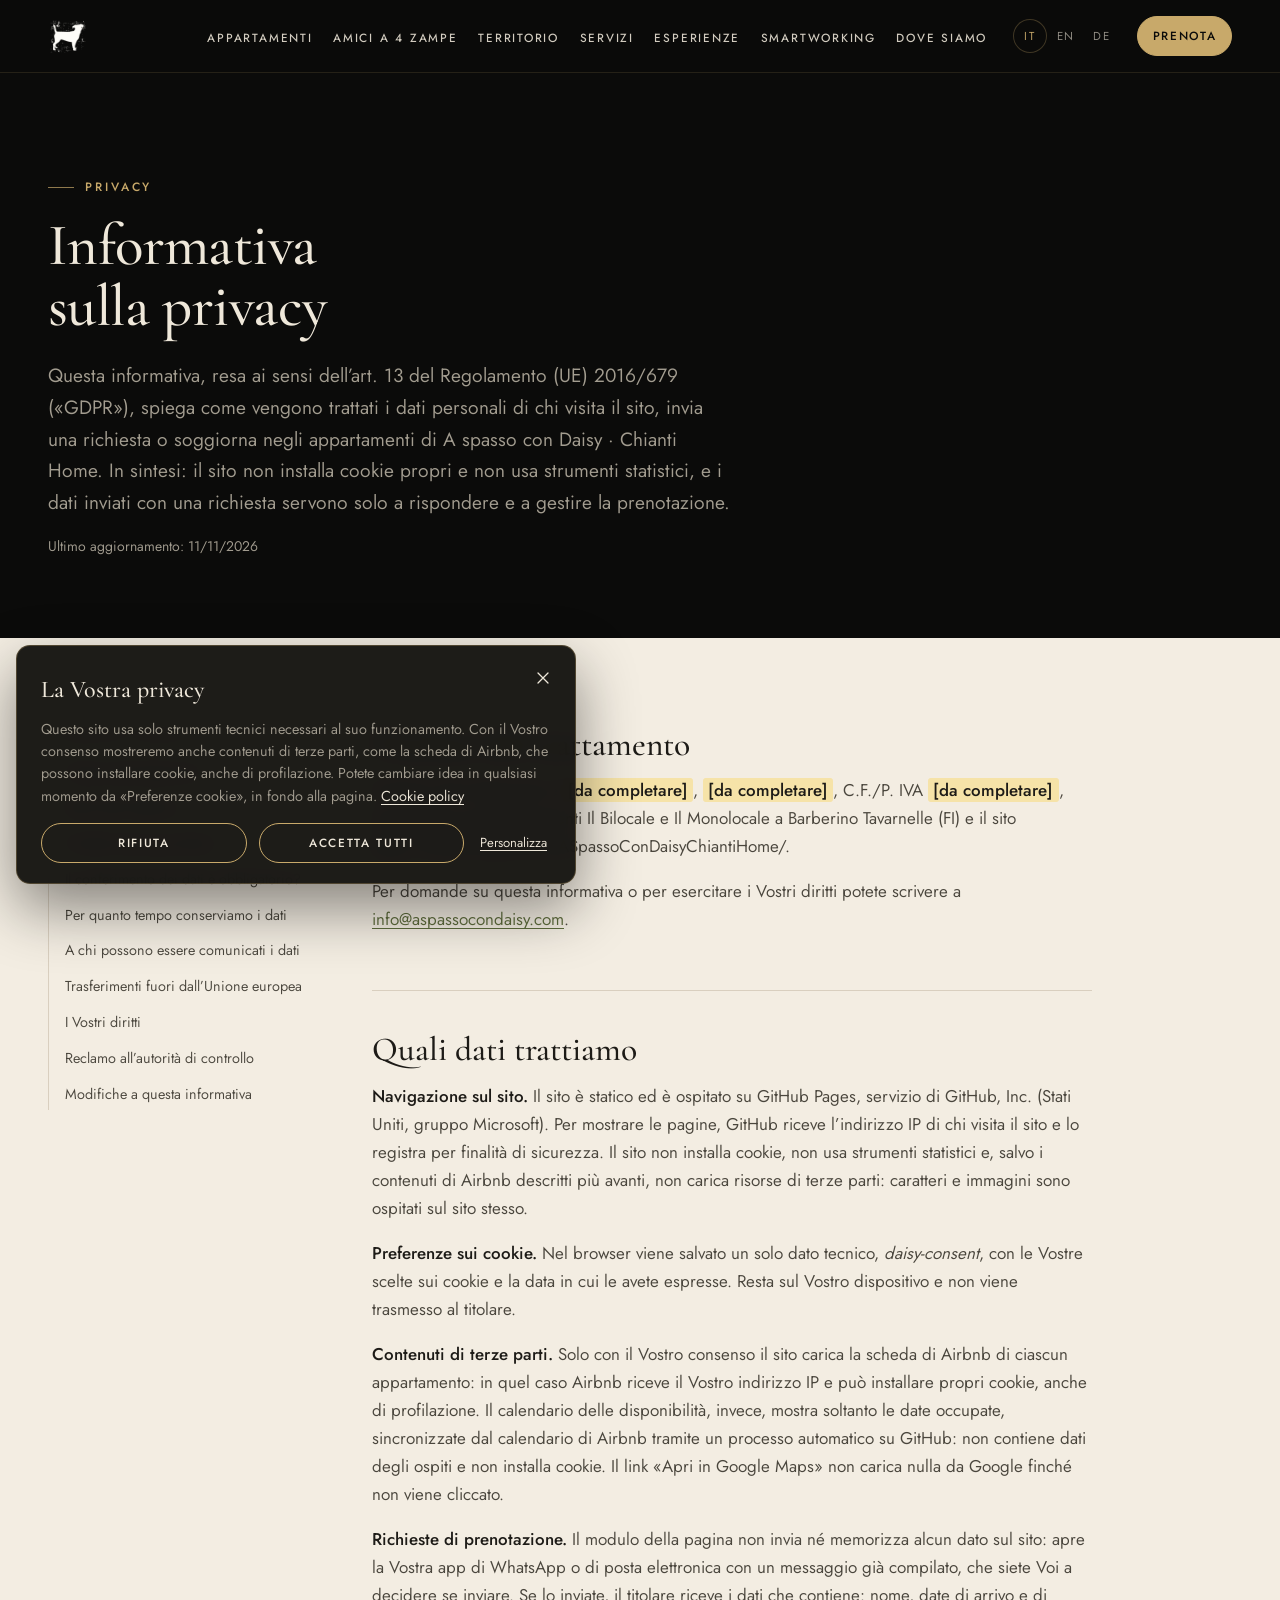
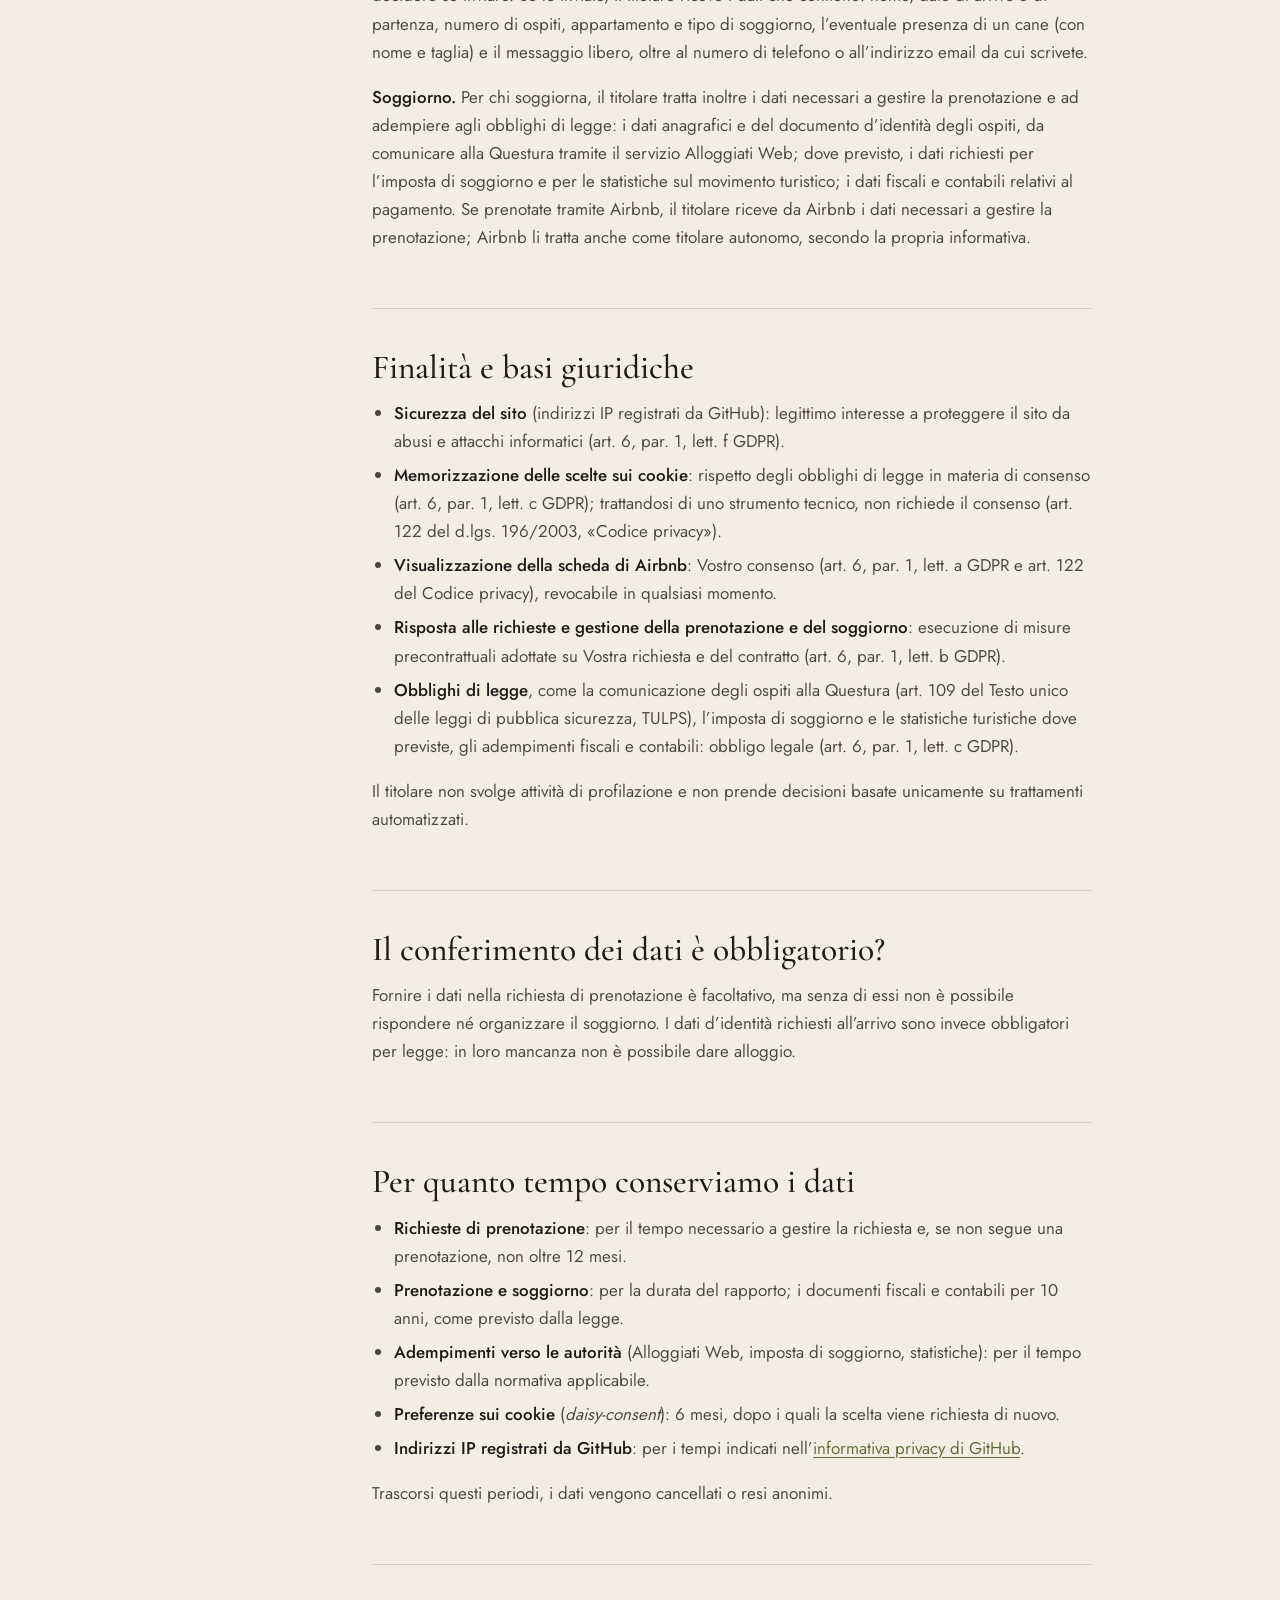
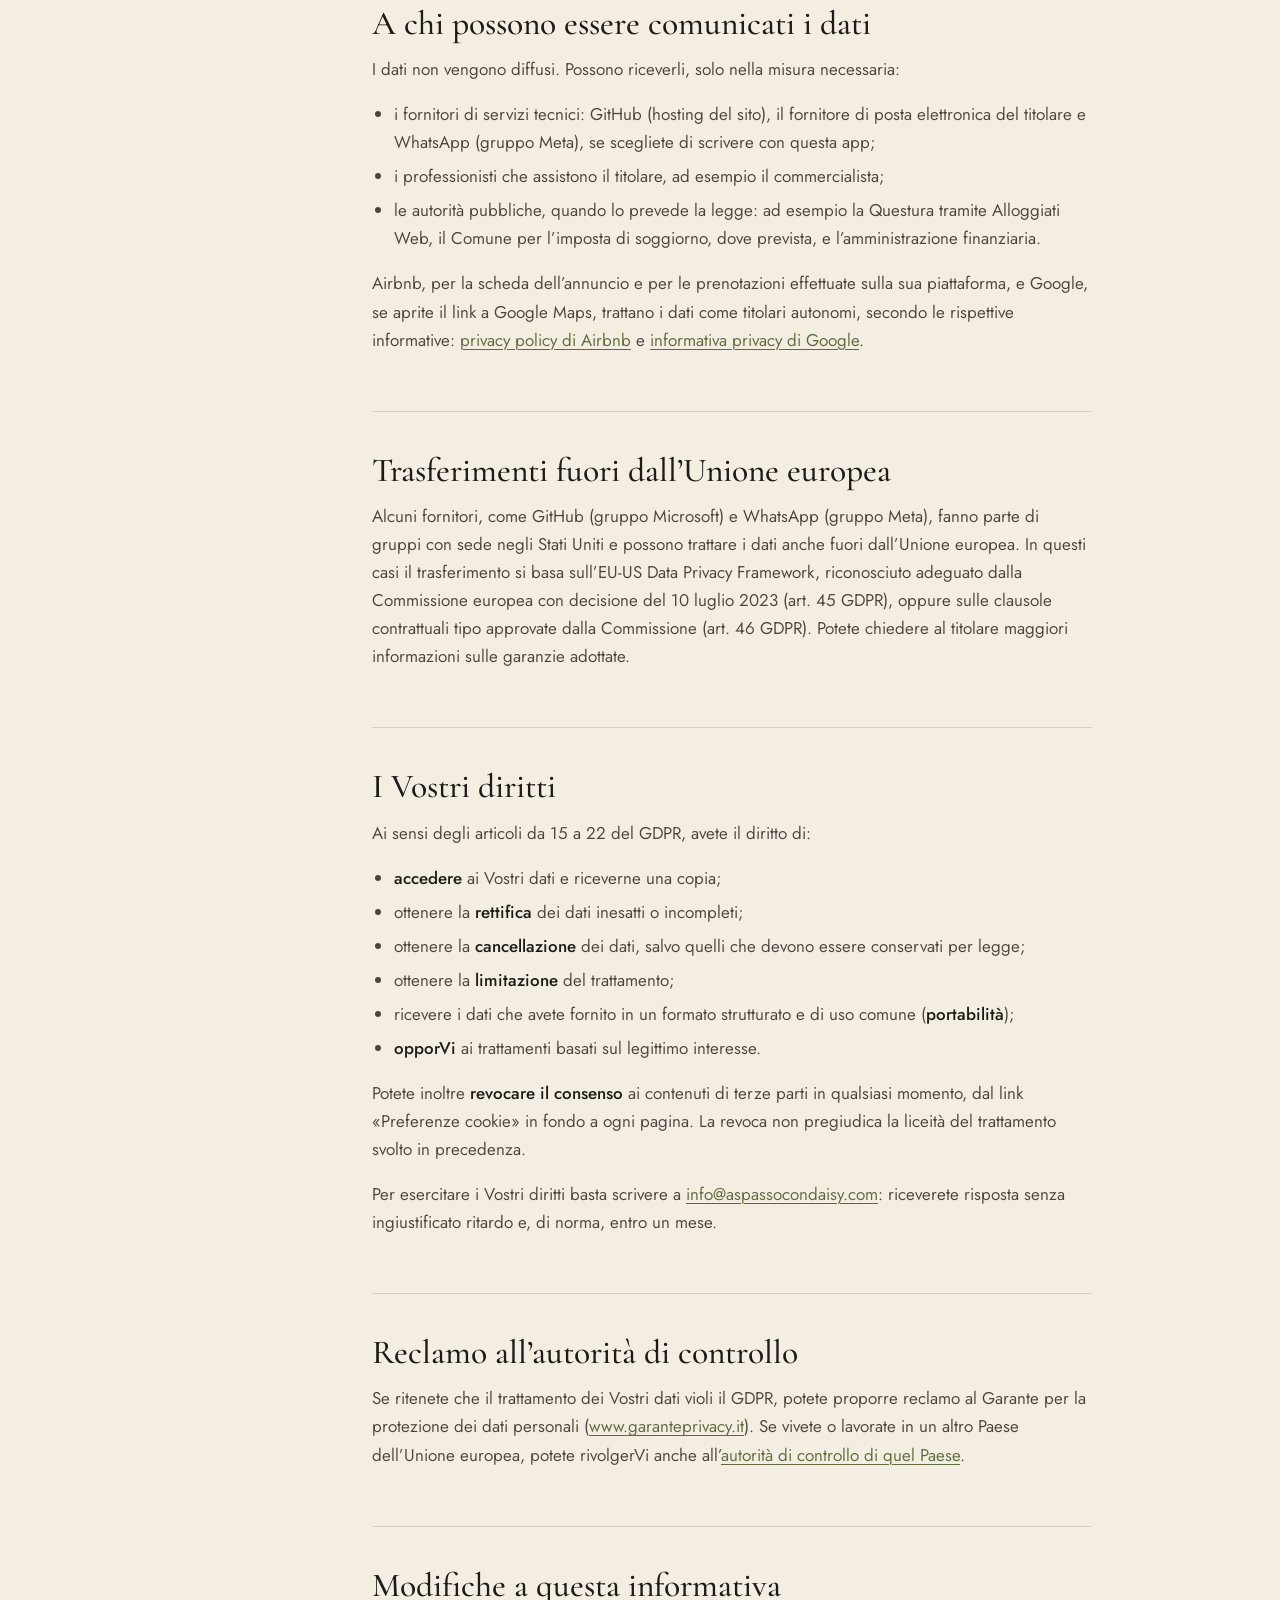
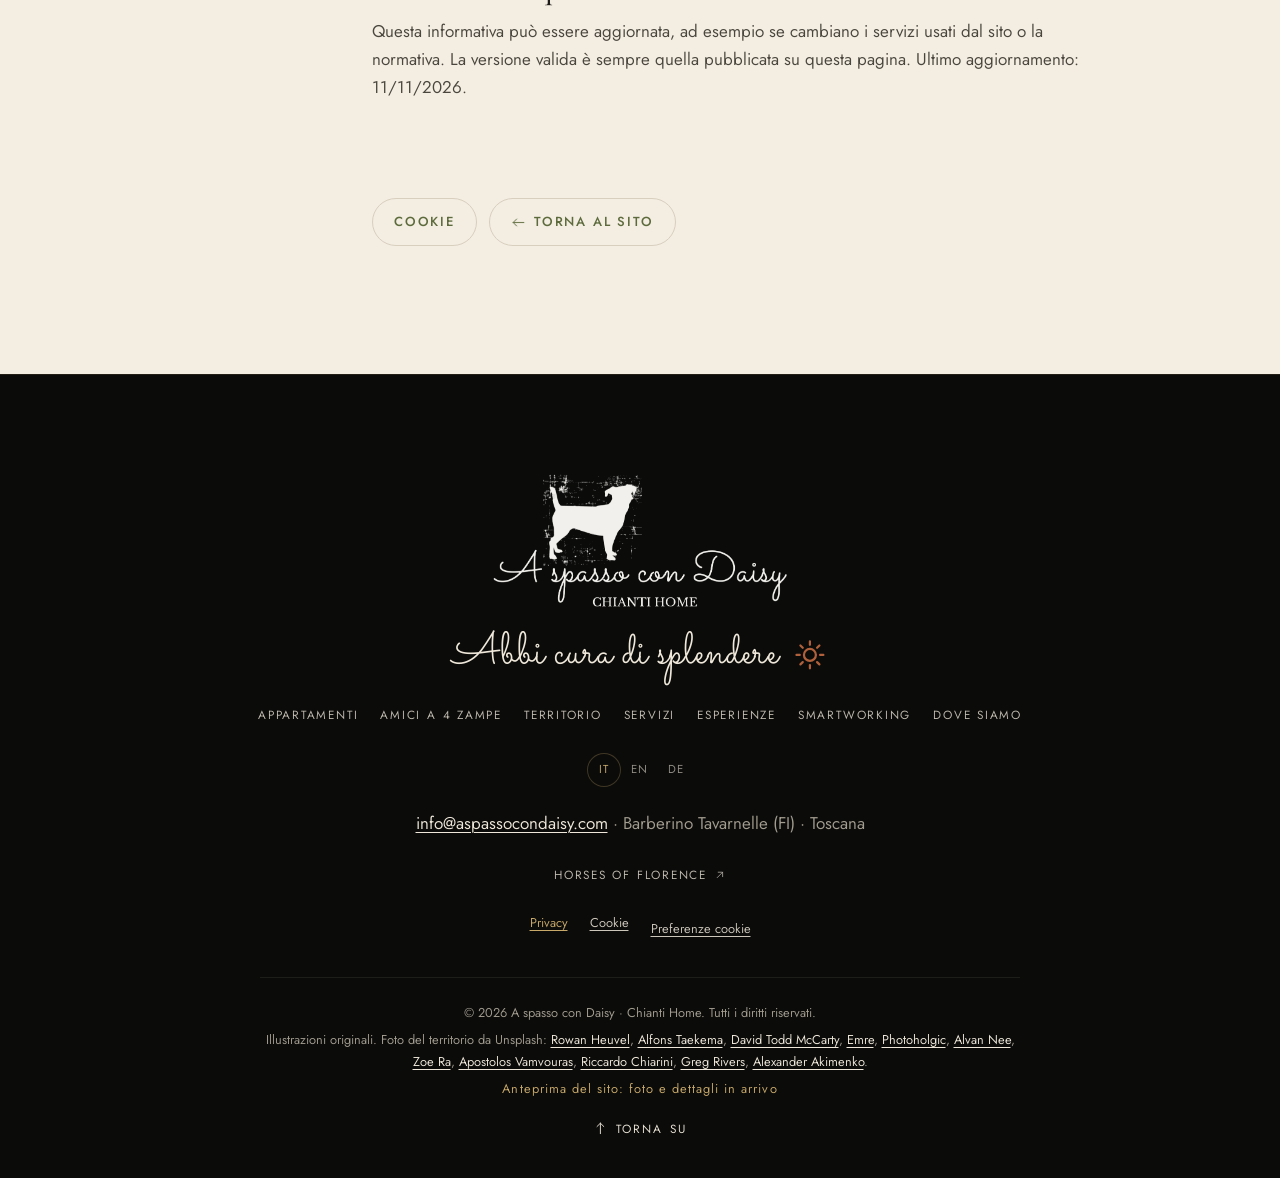
<file: privacy/index.html>
<!doctype html>
<html lang="it" class="no-js">
<head>
<meta charset="utf-8">
<meta name="viewport" content="width=device-width, initial-scale=1, viewport-fit=cover">
<title>Informativa sulla privacy · A spasso con Daisy · Chianti Home</title>
<meta name="description" content="Informativa privacy di A spasso con Daisy · Chianti Home: quali dati trattiamo, perché, per quanto tempo e come esercitare i Vostri diritti.">
<meta name="robots" content="noindex, nofollow">
<meta name="theme-color" content="#0b0b0a">
<meta name="color-scheme" content="light">
<link rel="canonical" href="https://metm98.github.io/ASpassoConDaisyChiantiHome/privacy/">
<link rel="alternate" hreflang="it" href="https://metm98.github.io/ASpassoConDaisyChiantiHome/privacy/">
<link rel="alternate" hreflang="en" href="https://metm98.github.io/ASpassoConDaisyChiantiHome/en/privacy/">
<link rel="alternate" hreflang="de" href="https://metm98.github.io/ASpassoConDaisyChiantiHome/de/privacy/">
<link rel="alternate" hreflang="x-default" href="https://metm98.github.io/ASpassoConDaisyChiantiHome/privacy/">
<meta property="og:type" content="website">
<meta property="og:site_name" content="A spasso con Daisy · Chianti Home">
<meta property="og:title" content="Informativa sulla privacy · A spasso con Daisy · Chianti Home">
<meta property="og:description" content="Informativa privacy di A spasso con Daisy · Chianti Home: quali dati trattiamo, perché, per quanto tempo e come esercitare i Vostri diritti.">
<meta property="og:url" content="https://metm98.github.io/ASpassoConDaisyChiantiHome/privacy/">
<meta property="og:locale" content="it_IT">
<meta property="og:image" content="https://metm98.github.io/ASpassoConDaisyChiantiHome/assets/img/brand/og-image.jpg">
<meta property="og:image:width" content="1200">
<meta property="og:image:height" content="630">
<meta property="og:image:alt" content="Logo di A spasso con Daisy, Chianti Home">
<meta name="twitter:card" content="summary_large_image">
<link rel="icon" type="image/png" sizes="32x32" href="../assets/img/brand/favicon-32.png">
<link rel="icon" type="image/png" sizes="48x48" href="../assets/img/brand/favicon-48.png">
<link rel="apple-touch-icon" href="../assets/img/brand/apple-touch-icon.png">
<link rel="manifest" href="../site.webmanifest">
<link rel="preload" href="../assets/fonts/cormorant-garamond.woff2" as="font" type="font/woff2" crossorigin>
<link rel="preload" href="../assets/fonts/jost.woff2" as="font" type="font/woff2" crossorigin>
<link rel="stylesheet" href="../assets/css/style.css">
<script>document.documentElement.classList.replace('no-js','js')</script>
</head>
<body class="page-privacy">
<svg xmlns="http://www.w3.org/2000/svg" class="sprite" aria-hidden="true" focusable="false"><symbol id="i-arrow-down" viewBox="0 0 24 24"><g fill="none" stroke="currentColor" stroke-width="1.5" stroke-linecap="round" stroke-linejoin="round"><path d="M12 3.5v17M6.5 15l5.5 5.5 5.5-5.5"/></g></symbol><symbol id="i-arrow-right" viewBox="0 0 24 24"><g fill="none" stroke="currentColor" stroke-width="1.5" stroke-linecap="round" stroke-linejoin="round"><path d="M3.5 12h17M15 6.5l5.5 5.5-5.5 5.5"/></g></symbol><symbol id="i-arrow-up-right" viewBox="0 0 24 24"><g fill="none" stroke="currentColor" stroke-width="1.5" stroke-linecap="round" stroke-linejoin="round"><path d="M6.5 17.5l11-11M8.5 6.5h9v9"/></g></symbol><symbol id="i-close" viewBox="0 0 24 24"><g fill="none" stroke="currentColor" stroke-width="1.5" stroke-linecap="round" stroke-linejoin="round"><path d="M6 6l12 12M18 6 6 18"/></g></symbol><symbol id="i-sun" viewBox="0 0 24 24"><g fill="none" stroke="currentColor" stroke-width="1.5" stroke-linecap="round" stroke-linejoin="round"><circle cx="12" cy="12" r="4"/><path d="M12 5.2 12 3M16.81 7.19 18.36 5.64M18.8 12 21 12M16.81 16.81 18.36 18.36M12 18.8 12 21M7.19 16.81 5.64 18.36M5.2 12 3 12M7.19 7.19 5.64 5.64"/></g></symbol></svg>
<a class="skip" href="#main">Vai al contenuto</a>
<header class="site-header" id="top">
  <div class="site-header__inner">
    <a class="brand" href="../" aria-label="A spasso con Daisy — Chianti Home">
      <img class="brand__mark" src="../assets/img/brand/mark-light.webp" width="44" height="44" alt="">
      <span class="brand__name">A spasso con Daisy</span>
    </a>
    <nav class="nav" id="nav" aria-label="Menu">
      <ul class="nav__list">
        <li><a class="nav__link" href="../#apartments">Appartamenti</a></li>
        <li><a class="nav__link" href="../#dogs">Amici a 4 zampe</a></li>
        <li><a class="nav__link" href="../#territory">Territorio</a></li>
        <li><a class="nav__link" href="../#included">Servizi</a></li>
        <li><a class="nav__link" href="../#experiences">Esperienze</a></li>
        <li><a class="nav__link" href="../#smartworking">Smartworking</a></li>
        <li><a class="nav__link" href="../#location">Dove siamo</a></li>
      </ul>
      <div class="nav__extra">
        <ul class="langs" aria-label="Lingua">
          <li><a href="../privacy/" hreflang="it" lang="it" aria-current="true">IT</a></li>
          <li><a href="../en/privacy/" hreflang="en" lang="en">EN</a></li>
          <li><a href="../de/privacy/" hreflang="de" lang="de">DE</a></li>
        </ul>
        <a class="btn btn--gold btn--sm" href="../#booking">Prenota</a>
      </div>
    </nav>
    <button class="menu-toggle" type="button" aria-controls="nav" aria-expanded="false" data-open="Apri il menu" data-close="Chiudi il menu">
      <span class="sr-only">Apri il menu</span>
      <span class="menu-toggle__bars" aria-hidden="true"></span>
    </button>
  </div>
</header>
<main id="main" class="legal">
  <section class="legal__hero">
    <div class="container">
      <p class="kicker kicker--gold">Privacy</p>
      <h1 class="h2 legal__title">Informativa sulla privacy</h1>
<p class="lead">Questa informativa, resa ai sensi dell’art. 13 del Regolamento (UE) 2016/679 («GDPR»), spiega come vengono trattati i dati personali di chi visita il sito, invia una richiesta o soggiorna negli appartamenti di A spasso con Daisy · Chianti Home. In sintesi: il sito non installa cookie propri e non usa strumenti statistici, e i dati inviati con una richiesta servono solo a rispondere e a gestire la prenotazione.</p>      <p class="small legal__updated">Ultimo aggiornamento: 11/11/2026</p>
    </div>
  </section>
  <div class="container legal__body">
    <nav class="legal__toc" aria-labelledby="toc-title">
      <p class="legal__toc-title" id="toc-title">In questa pagina</p>
      <ol>
<li><a href="#titolare">Titolare del trattamento</a></li><li><a href="#dati-trattati">Quali dati trattiamo</a></li><li><a href="#finalita-basi-giuridiche">Finalità e basi giuridiche</a></li><li><a href="#conferimento">Il conferimento dei dati è obbligatorio?</a></li><li><a href="#conservazione">Per quanto tempo conserviamo i dati</a></li><li><a href="#destinatari">A chi possono essere comunicati i dati</a></li><li><a href="#trasferimenti-extra-ue">Trasferimenti fuori dall’Unione europea</a></li><li><a href="#diritti">I Vostri diritti</a></li><li><a href="#reclamo">Reclamo all’autorità di controllo</a></li><li><a href="#modifiche">Modifiche a questa informativa</a></li>      </ol>
    </nav>
    <article class="legal__content">
      <section id="titolare">
        <h2 class="h3">Titolare del trattamento</h2>
        <p>Il titolare del trattamento è <strong><mark class="todo">[da completare]</mark></strong>, <mark class="todo">[da completare]</mark>, C.F./P. IVA <mark class="todo">[da completare]</mark>, che gestisce gli appartamenti Il Bilocale e Il Monolocale a Barberino Tavarnelle (FI) e il sito https://metm98.github.io/ASpassoConDaisyChiantiHome/.</p><p>Per domande su questa informativa o per esercitare i Vostri diritti potete scrivere a <a href="mailto:info@aspassocondaisy.com">info@aspassocondaisy.com</a>.</p>
      </section>
      <section id="dati-trattati">
        <h2 class="h3">Quali dati trattiamo</h2>
        <p><strong>Navigazione sul sito.</strong> Il sito è statico ed è ospitato su GitHub Pages, servizio di GitHub, Inc. (Stati Uniti, gruppo Microsoft). Per mostrare le pagine, GitHub riceve l’indirizzo IP di chi visita il sito e lo registra per finalità di sicurezza. Il sito non installa cookie, non usa strumenti statistici e, salvo i contenuti di Airbnb descritti più avanti, non carica risorse di terze parti: caratteri e immagini sono ospitati sul sito stesso.</p><p><strong>Preferenze sui cookie.</strong> Nel browser viene salvato un solo dato tecnico, <em>daisy-consent</em>, con le Vostre scelte sui cookie e la data in cui le avete espresse. Resta sul Vostro dispositivo e non viene trasmesso al titolare.</p><p><strong>Contenuti di terze parti.</strong> Solo con il Vostro consenso il sito carica la scheda di Airbnb di ciascun appartamento: in quel caso Airbnb riceve il Vostro indirizzo IP e può installare propri cookie, anche di profilazione. Il calendario delle disponibilità, invece, mostra soltanto le date occupate, sincronizzate dal calendario di Airbnb tramite un processo automatico su GitHub: non contiene dati degli ospiti e non installa cookie. Il link «Apri in Google Maps» non carica nulla da Google finché non viene cliccato.</p><p><strong>Richieste di prenotazione.</strong> Il modulo della pagina non invia né memorizza alcun dato sul sito: apre la Vostra app di WhatsApp o di posta elettronica con un messaggio già compilato, che siete Voi a decidere se inviare. Se lo inviate, il titolare riceve i dati che contiene: nome, date di arrivo e di partenza, numero di ospiti, appartamento e tipo di soggiorno, l’eventuale presenza di un cane (con nome e taglia) e il messaggio libero, oltre al numero di telefono o all’indirizzo email da cui scrivete.</p><p><strong>Soggiorno.</strong> Per chi soggiorna, il titolare tratta inoltre i dati necessari a gestire la prenotazione e ad adempiere agli obblighi di legge: i dati anagrafici e del documento d’identità degli ospiti, da comunicare alla Questura tramite il servizio Alloggiati Web; dove previsto, i dati richiesti per l’imposta di soggiorno e per le statistiche sul movimento turistico; i dati fiscali e contabili relativi al pagamento. Se prenotate tramite Airbnb, il titolare riceve da Airbnb i dati necessari a gestire la prenotazione; Airbnb li tratta anche come titolare autonomo, secondo la propria informativa.</p>
      </section>
      <section id="finalita-basi-giuridiche">
        <h2 class="h3">Finalità e basi giuridiche</h2>
        <ul><li><strong>Sicurezza del sito</strong> (indirizzi IP registrati da GitHub): legittimo interesse a proteggere il sito da abusi e attacchi informatici (art. 6, par. 1, lett. f GDPR).</li><li><strong>Memorizzazione delle scelte sui cookie</strong>: rispetto degli obblighi di legge in materia di consenso (art. 6, par. 1, lett. c GDPR); trattandosi di uno strumento tecnico, non richiede il consenso (art. 122 del d.lgs. 196/2003, «Codice privacy»).</li><li><strong>Visualizzazione della scheda di Airbnb</strong>: Vostro consenso (art. 6, par. 1, lett. a GDPR e art. 122 del Codice privacy), revocabile in qualsiasi momento.</li><li><strong>Risposta alle richieste e gestione della prenotazione e del soggiorno</strong>: esecuzione di misure precontrattuali adottate su Vostra richiesta e del contratto (art. 6, par. 1, lett. b GDPR).</li><li><strong>Obblighi di legge</strong>, come la comunicazione degli ospiti alla Questura (art. 109 del Testo unico delle leggi di pubblica sicurezza, TULPS), l’imposta di soggiorno e le statistiche turistiche dove previste, gli adempimenti fiscali e contabili: obbligo legale (art. 6, par. 1, lett. c GDPR).</li></ul><p>Il titolare non svolge attività di profilazione e non prende decisioni basate unicamente su trattamenti automatizzati.</p>
      </section>
      <section id="conferimento">
        <h2 class="h3">Il conferimento dei dati è obbligatorio?</h2>
        <p>Fornire i dati nella richiesta di prenotazione è facoltativo, ma senza di essi non è possibile rispondere né organizzare il soggiorno. I dati d’identità richiesti all’arrivo sono invece obbligatori per legge: in loro mancanza non è possibile dare alloggio.</p>
      </section>
      <section id="conservazione">
        <h2 class="h3">Per quanto tempo conserviamo i dati</h2>
        <ul><li><strong>Richieste di prenotazione</strong>: per il tempo necessario a gestire la richiesta e, se non segue una prenotazione, non oltre 12 mesi.</li><li><strong>Prenotazione e soggiorno</strong>: per la durata del rapporto; i documenti fiscali e contabili per 10 anni, come previsto dalla legge.</li><li><strong>Adempimenti verso le autorità</strong> (Alloggiati Web, imposta di soggiorno, statistiche): per il tempo previsto dalla normativa applicabile.</li><li><strong>Preferenze sui cookie</strong> (<em>daisy-consent</em>): 6 mesi, dopo i quali la scelta viene richiesta di nuovo.</li><li><strong>Indirizzi IP registrati da GitHub</strong>: per i tempi indicati nell’<a href="https://docs.github.com/en/site-policy/privacy-policies/github-general-privacy-statement" target="_blank" rel="noopener">informativa privacy di GitHub</a>.</li></ul><p>Trascorsi questi periodi, i dati vengono cancellati o resi anonimi.</p>
      </section>
      <section id="destinatari">
        <h2 class="h3">A chi possono essere comunicati i dati</h2>
        <p>I dati non vengono diffusi. Possono riceverli, solo nella misura necessaria:</p><ul><li>i fornitori di servizi tecnici: GitHub (hosting del sito), il fornitore di posta elettronica del titolare e WhatsApp (gruppo Meta), se scegliete di scrivere con questa app;</li><li>i professionisti che assistono il titolare, ad esempio il commercialista;</li><li>le autorità pubbliche, quando lo prevede la legge: ad esempio la Questura tramite Alloggiati Web, il Comune per l’imposta di soggiorno, dove prevista, e l’amministrazione finanziaria.</li></ul><p>Airbnb, per la scheda dell’annuncio e per le prenotazioni effettuate sulla sua piattaforma, e Google, se aprite il link a Google Maps, trattano i dati come titolari autonomi, secondo le rispettive informative: <a href="https://www.airbnb.it/help/article/2855" target="_blank" rel="noopener">privacy policy di Airbnb</a> e <a href="https://policies.google.com/privacy?hl=it" target="_blank" rel="noopener">informativa privacy di Google</a>.</p>
      </section>
      <section id="trasferimenti-extra-ue">
        <h2 class="h3">Trasferimenti fuori dall’Unione europea</h2>
        <p>Alcuni fornitori, come GitHub (gruppo Microsoft) e WhatsApp (gruppo Meta), fanno parte di gruppi con sede negli Stati Uniti e possono trattare i dati anche fuori dall’Unione europea. In questi casi il trasferimento si basa sull’EU-US Data Privacy Framework, riconosciuto adeguato dalla Commissione europea con decisione del 10 luglio 2023 (art. 45 GDPR), oppure sulle clausole contrattuali tipo approvate dalla Commissione (art. 46 GDPR). Potete chiedere al titolare maggiori informazioni sulle garanzie adottate.</p>
      </section>
      <section id="diritti">
        <h2 class="h3">I Vostri diritti</h2>
        <p>Ai sensi degli articoli da 15 a 22 del GDPR, avete il diritto di:</p><ul><li><strong>accedere</strong> ai Vostri dati e riceverne una copia;</li><li>ottenere la <strong>rettifica</strong> dei dati inesatti o incompleti;</li><li>ottenere la <strong>cancellazione</strong> dei dati, salvo quelli che devono essere conservati per legge;</li><li>ottenere la <strong>limitazione</strong> del trattamento;</li><li>ricevere i dati che avete fornito in un formato strutturato e di uso comune (<strong>portabilità</strong>);</li><li><strong>opporVi</strong> ai trattamenti basati sul legittimo interesse.</li></ul><p>Potete inoltre <strong>revocare il consenso</strong> ai contenuti di terze parti in qualsiasi momento, dal link «Preferenze cookie» in fondo a ogni pagina. La revoca non pregiudica la liceità del trattamento svolto in precedenza.</p><p>Per esercitare i Vostri diritti basta scrivere a <a href="mailto:info@aspassocondaisy.com">info@aspassocondaisy.com</a>: riceverete risposta senza ingiustificato ritardo e, di norma, entro un mese.</p>
      </section>
      <section id="reclamo">
        <h2 class="h3">Reclamo all’autorità di controllo</h2>
        <p>Se ritenete che il trattamento dei Vostri dati violi il GDPR, potete proporre reclamo al Garante per la protezione dei dati personali (<a href="https://www.garanteprivacy.it" target="_blank" rel="noopener">www.garanteprivacy.it</a>). Se vivete o lavorate in un altro Paese dell’Unione europea, potete rivolgerVi anche all’<a href="https://www.edpb.europa.eu/about-edpb/about-edpb/members_en" target="_blank" rel="noopener">autorità di controllo di quel Paese</a>.</p>
      </section>
      <section id="modifiche">
        <h2 class="h3">Modifiche a questa informativa</h2>
        <p>Questa informativa può essere aggiornata, ad esempio se cambiano i servizi usati dal sito o la normativa. La versione valida è sempre quella pubblicata su questa pagina. Ultimo aggiornamento: 11/11/2026.</p>
      </section>
      <div class="legal__actions">
        <a class="btn btn--outline" href="../cookie/">Cookie</a>
        <a class="btn btn--outline" href="../"><svg class="icon icon--left" aria-hidden="true" focusable="false"><use href="#i-arrow-right"></use></svg><span>Torna al sito</span></a>
      </div>
    </article>
  </div>
</main>
<footer class="site-footer">
  <div class="container site-footer__inner">
    <img class="site-footer__logo" src="../assets/img/brand/logo-light.webp" width="989" height="459" alt="A spasso con Daisy — Chianti Home" loading="lazy" decoding="async">
    <p class="script site-footer__tagline">Abbi cura di splendere <span class="sun" aria-hidden="true"><svg class="icon " aria-hidden="true" focusable="false"><use href="#i-sun"></use></svg></span></p>
    <nav aria-label="Footer">
      <ul class="site-footer__nav">
<li><a href="../#apartments">Appartamenti</a></li><li><a href="../#dogs">Amici a 4 zampe</a></li><li><a href="../#territory">Territorio</a></li><li><a href="../#included">Servizi</a></li><li><a href="../#experiences">Esperienze</a></li><li><a href="../#smartworking">Smartworking</a></li><li><a href="../#location">Dove siamo</a></li>      </ul>
    </nav>
    <ul class="langs langs--footer" aria-label="Lingua">
      <li><a href="../privacy/" hreflang="it" lang="it" aria-current="true">IT</a></li>
      <li><a href="../en/privacy/" hreflang="en" lang="en">EN</a></li>
      <li><a href="../de/privacy/" hreflang="de" lang="de">DE</a></li>
    </ul>
    <p class="site-footer__contact"><a href="mailto:info@aspassocondaisy.com">info@aspassocondaisy.com</a> · Barberino Tavarnelle (FI) · Toscana</p>
    <p class="site-footer__partner"><a href="https://metm98.github.io/HorsesOfFlorence/" target="_blank" rel="noopener">Horses of Florence<svg class="icon " aria-hidden="true" focusable="false"><use href="#i-arrow-up-right"></use></svg><span class="sr-only"> (si apre in una nuova scheda)</span></a></p>
    <ul class="site-footer__legal">
      <li><a href="../privacy/" aria-current="page">Privacy</a></li>
      <li><a href="../cookie/">Cookie</a></li>
      <li><button class="link-button" type="button" data-consent-action="customize">Preferenze cookie</button></li>
    </ul>
    <div class="site-footer__meta">
      <p>© 2026 A spasso con Daisy · Chianti Home. Tutti i diritti riservati.</p>
      <p>
        Illustrazioni originali.
        Foto del territorio da Unsplash:
<a href="https://unsplash.com/photos/xYYBo69fvQE" target="_blank" rel="noopener">Rowan Heuvel</a>, <a href="https://unsplash.com/photos/VdAyo0CkbdQ" target="_blank" rel="noopener">Alfons Taekema</a>, <a href="https://unsplash.com/photos/MoU9RTtaxWw" target="_blank" rel="noopener">David Todd McCarty</a>, <a href="https://unsplash.com/photos/iRVq6avVGDE" target="_blank" rel="noopener">Emre</a>, <a href="https://unsplash.com/photos/jxy6anuB5b4" target="_blank" rel="noopener">Photoholgic</a>, <a href="https://unsplash.com/photos/T-0EW-SEbsE" target="_blank" rel="noopener">Alvan Nee</a>, <a href="https://unsplash.com/photos/sirEpWjfSmo" target="_blank" rel="noopener">Zoe Ra</a>, <a href="https://unsplash.com/photos/FjvIsYAqoic" target="_blank" rel="noopener">Apostolos Vamvouras</a>, <a href="https://unsplash.com/photos/_C-ZxPF-BtQ" target="_blank" rel="noopener">Riccardo Chiarini</a>, <a href="https://unsplash.com/photos/gRW6kNuibFo" target="_blank" rel="noopener">Greg Rivers</a>, <a href="https://unsplash.com/photos/vxzkxfJ8FlE" target="_blank" rel="noopener">Alexander Akimenko</a>.      </p>
<p class="site-footer__preview">Anteprima del sito: foto e dettagli in arrivo</p>      <a class="site-footer__top" href="#top"><svg class="icon icon--up" aria-hidden="true" focusable="false"><use href="#i-arrow-down"></use></svg><span>Torna su</span></a>
    </div>
  </div>
</footer>
<section class="consent" id="consent" aria-labelledby="consent-title" hidden>
  <button class="consent__close" type="button" data-consent-action="reject" aria-label="Chiudi e rifiuta"><svg class="icon " aria-hidden="true" focusable="false"><use href="#i-close"></use></svg></button>
  <h2 class="consent__title" id="consent-title">La Vostra privacy</h2>
  <p class="consent__text">Questo sito usa solo strumenti tecnici necessari al suo funzionamento. Con il Vostro consenso mostreremo anche contenuti di terze parti, come la scheda di Airbnb, che possono installare cookie, anche di profilazione. Potete cambiare idea in qualsiasi momento da «Preferenze cookie», in fondo alla pagina. <a href="../cookie/">Cookie policy</a></p>
  <div class="consent__actions">
    <button class="btn btn--choice btn--sm" type="button" data-consent-action="reject">Rifiuta</button>
    <button class="btn btn--choice btn--sm" type="button" data-consent-action="accept">Accetta tutti</button>
    <button class="link-button consent__more" type="button" data-consent-action="customize">Personalizza</button>
  </div>
</section>
<dialog class="consent-dialog" id="consent-dialog" aria-labelledby="consent-dialog-title">
  <div class="consent-dialog__inner">
    <div class="consent-dialog__head">
      <h2 class="h3" id="consent-dialog-title">Preferenze cookie</h2>
      <button class="consent__close consent__close--dialog" type="button" data-consent-action="dismiss" aria-label="Chiudi il menu"><svg class="icon " aria-hidden="true" focusable="false"><use href="#i-close"></use></svg></button>
    </div>
    <p class="small">Scegliete quali contenuti attivare. Gli strumenti tecnici sono sempre attivi perché servono al funzionamento del sito. <a href="../cookie/">Cookie policy</a></p>
    <ul class="consent-cats">
      <li class="consent-cat">
        <div><h3 class="consent-cat__title">Tecnici e necessari</h3><p>Ricordano le Vostre scelte sui cookie. Non tracciano la navigazione.</p></div>
        <span class="badge badge--outline">Sempre attivi</span>
      </li>
      <li class="consent-cat">
        <label class="switch">
          <span><span class="consent-cat__title">Contenuti di terze parti</span><span class="consent-cat__text">Scheda di Airbnb e altri contenuti esterni. Questi servizi possono installare propri cookie, anche di profilazione.</span></span>
          <input type="checkbox" role="switch" name="embeds" data-consent-category="embeds">
          <span class="switch__track" aria-hidden="true"></span>
        </label>
      </li>
    </ul>
    <div class="consent-dialog__actions">
      <button class="btn btn--choice btn--sm" type="button" data-consent-action="reject">Rifiuta</button>
      <button class="btn btn--choice btn--sm" type="button" data-consent-action="save">Salva le preferenze</button>
      <button class="btn btn--choice btn--sm" type="button" data-consent-action="accept">Accetta tutti</button>
    </div>
    <p class="consent-dialog__saved small" role="status" aria-live="polite"></p>
  </div>
</dialog>
<script type="application/json" id="consent-config">{"banner": "always", "categories": ["embeds"], "days": 180, "lang": "it", "saved": "Preferenze salvate", "version": 1}</script>
<script src="../assets/js/consent.js" defer></script>
<script src="../assets/js/main.js" defer></script>
</body>
</html>
</file>
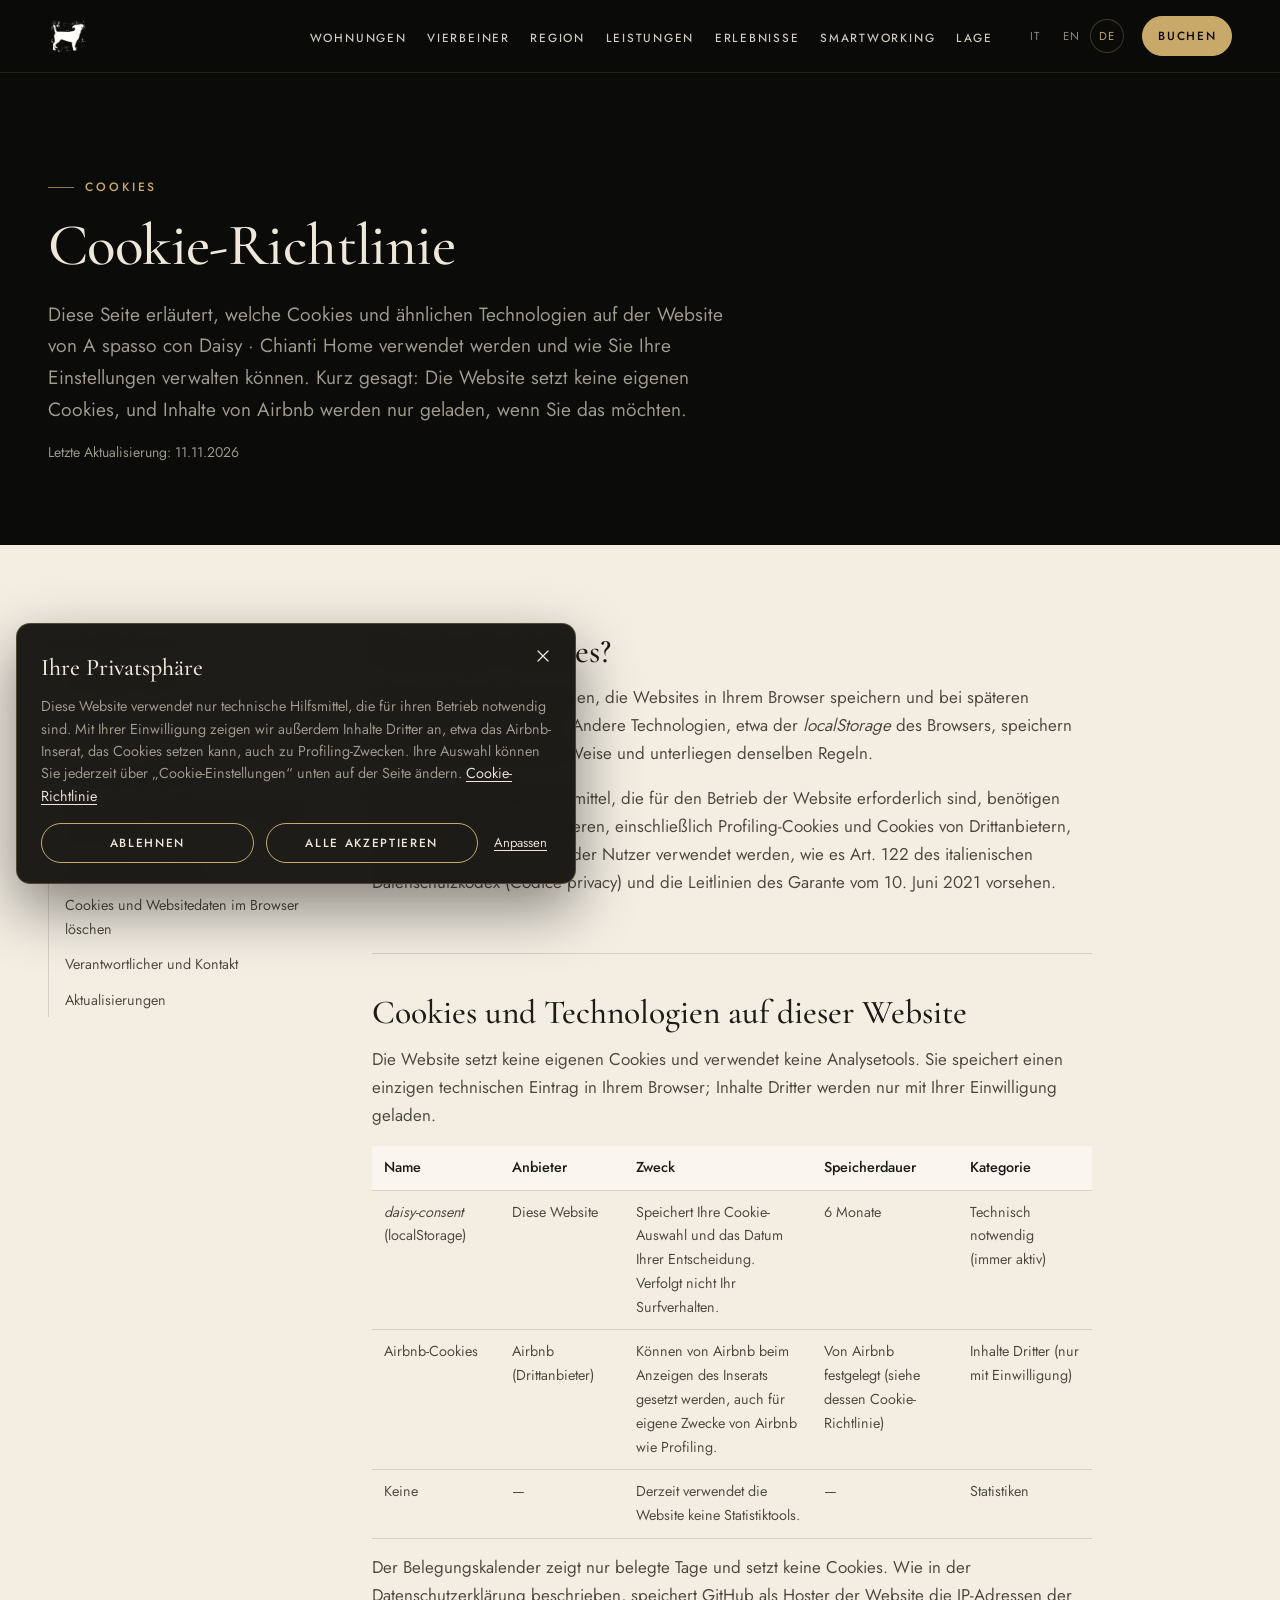
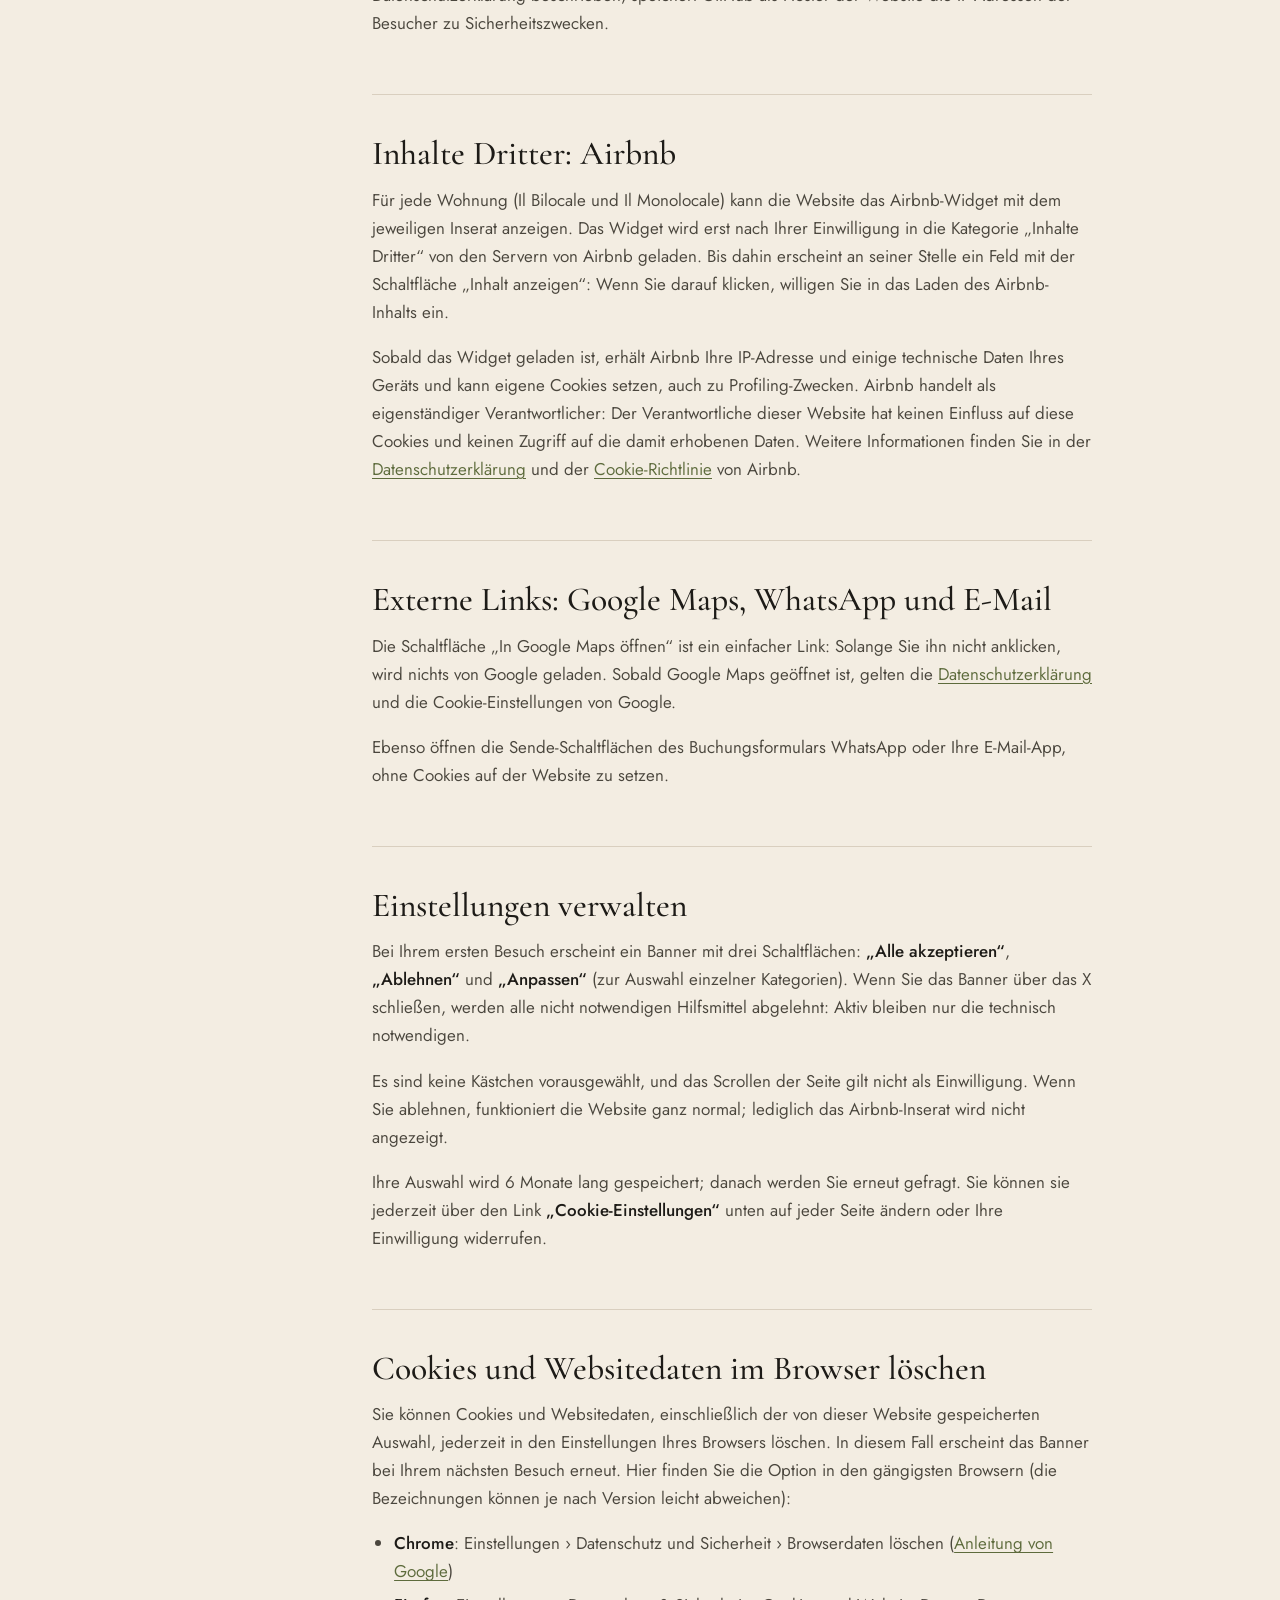
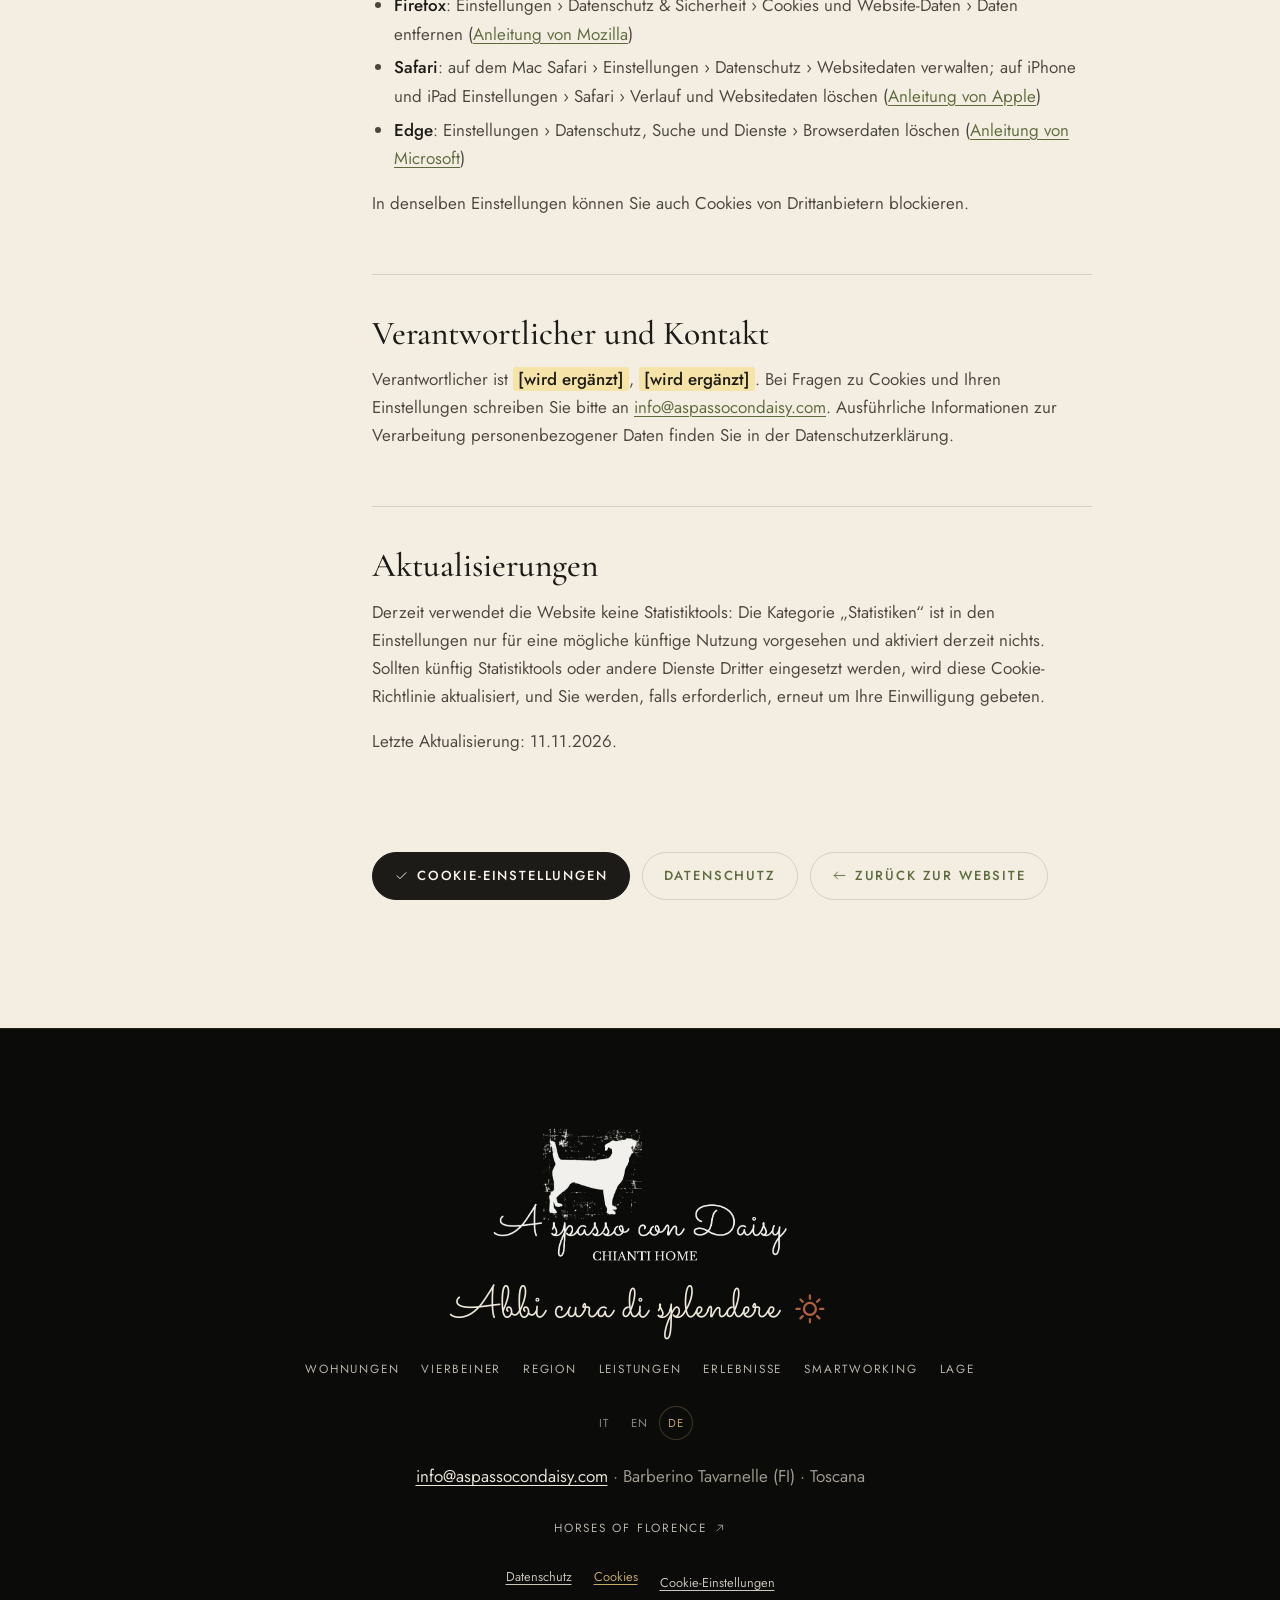
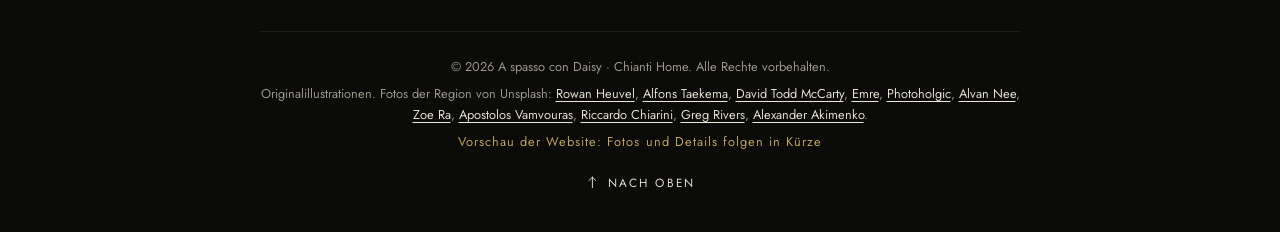
<file: de/cookie/index.html>
<!doctype html>
<html lang="de" class="no-js">
<head>
<meta charset="utf-8">
<meta name="viewport" content="width=device-width, initial-scale=1, viewport-fit=cover">
<title>Cookie-Richtlinie · A spasso con Daisy · Chianti Home</title>
<meta name="description" content="Cookie-Richtlinie von A spasso con Daisy · Chianti Home: keine eigenen Cookies; das Airbnb-Inserat wird nur mit Ihrer Einwilligung geladen.">
<meta name="robots" content="noindex, nofollow">
<meta name="theme-color" content="#0b0b0a">
<meta name="color-scheme" content="light">
<link rel="canonical" href="https://metm98.github.io/ASpassoConDaisyChiantiHome/de/cookie/">
<link rel="alternate" hreflang="it" href="https://metm98.github.io/ASpassoConDaisyChiantiHome/cookie/">
<link rel="alternate" hreflang="en" href="https://metm98.github.io/ASpassoConDaisyChiantiHome/en/cookie/">
<link rel="alternate" hreflang="de" href="https://metm98.github.io/ASpassoConDaisyChiantiHome/de/cookie/">
<link rel="alternate" hreflang="x-default" href="https://metm98.github.io/ASpassoConDaisyChiantiHome/cookie/">
<meta property="og:type" content="website">
<meta property="og:site_name" content="A spasso con Daisy · Chianti Home">
<meta property="og:title" content="Cookie-Richtlinie · A spasso con Daisy · Chianti Home">
<meta property="og:description" content="Cookie-Richtlinie von A spasso con Daisy · Chianti Home: keine eigenen Cookies; das Airbnb-Inserat wird nur mit Ihrer Einwilligung geladen.">
<meta property="og:url" content="https://metm98.github.io/ASpassoConDaisyChiantiHome/de/cookie/">
<meta property="og:locale" content="de_DE">
<meta property="og:image" content="https://metm98.github.io/ASpassoConDaisyChiantiHome/assets/img/brand/og-image.jpg">
<meta property="og:image:width" content="1200">
<meta property="og:image:height" content="630">
<meta property="og:image:alt" content="Logo von A spasso con Daisy, Chianti Home">
<meta name="twitter:card" content="summary_large_image">
<link rel="icon" type="image/png" sizes="32x32" href="../../assets/img/brand/favicon-32.png">
<link rel="icon" type="image/png" sizes="48x48" href="../../assets/img/brand/favicon-48.png">
<link rel="apple-touch-icon" href="../../assets/img/brand/apple-touch-icon.png">
<link rel="manifest" href="../../site.webmanifest">
<link rel="preload" href="../../assets/fonts/cormorant-garamond.woff2" as="font" type="font/woff2" crossorigin>
<link rel="preload" href="../../assets/fonts/jost.woff2" as="font" type="font/woff2" crossorigin>
<link rel="stylesheet" href="../../assets/css/style.css">
<script>document.documentElement.classList.replace('no-js','js')</script>
</head>
<body class="page-cookie">
<svg xmlns="http://www.w3.org/2000/svg" class="sprite" aria-hidden="true" focusable="false"><symbol id="i-arrow-down" viewBox="0 0 24 24"><g fill="none" stroke="currentColor" stroke-width="1.5" stroke-linecap="round" stroke-linejoin="round"><path d="M12 3.5v17M6.5 15l5.5 5.5 5.5-5.5"/></g></symbol><symbol id="i-arrow-right" viewBox="0 0 24 24"><g fill="none" stroke="currentColor" stroke-width="1.5" stroke-linecap="round" stroke-linejoin="round"><path d="M3.5 12h17M15 6.5l5.5 5.5-5.5 5.5"/></g></symbol><symbol id="i-arrow-up-right" viewBox="0 0 24 24"><g fill="none" stroke="currentColor" stroke-width="1.5" stroke-linecap="round" stroke-linejoin="round"><path d="M6.5 17.5l11-11M8.5 6.5h9v9"/></g></symbol><symbol id="i-check" viewBox="0 0 24 24"><g fill="none" stroke="currentColor" stroke-width="1.5" stroke-linecap="round" stroke-linejoin="round"><path d="M5 12.5l4.5 4.5L19 7.5"/></g></symbol><symbol id="i-close" viewBox="0 0 24 24"><g fill="none" stroke="currentColor" stroke-width="1.5" stroke-linecap="round" stroke-linejoin="round"><path d="M6 6l12 12M18 6 6 18"/></g></symbol><symbol id="i-sun" viewBox="0 0 24 24"><g fill="none" stroke="currentColor" stroke-width="1.5" stroke-linecap="round" stroke-linejoin="round"><circle cx="12" cy="12" r="4"/><path d="M12 5.2 12 3M16.81 7.19 18.36 5.64M18.8 12 21 12M16.81 16.81 18.36 18.36M12 18.8 12 21M7.19 16.81 5.64 18.36M5.2 12 3 12M7.19 7.19 5.64 5.64"/></g></symbol></svg>
<a class="skip" href="#main">Zum Inhalt springen</a>
<header class="site-header" id="top">
  <div class="site-header__inner">
    <a class="brand" href="../../de/" aria-label="A spasso con Daisy — Chianti Home">
      <img class="brand__mark" src="../../assets/img/brand/mark-light.webp" width="44" height="44" alt="">
      <span class="brand__name">A spasso con Daisy</span>
    </a>
    <nav class="nav" id="nav" aria-label="Menu">
      <ul class="nav__list">
        <li><a class="nav__link" href="../../de/#apartments">Wohnungen</a></li>
        <li><a class="nav__link" href="../../de/#dogs">Vierbeiner</a></li>
        <li><a class="nav__link" href="../../de/#territory">Region</a></li>
        <li><a class="nav__link" href="../../de/#included">Leistungen</a></li>
        <li><a class="nav__link" href="../../de/#experiences">Erlebnisse</a></li>
        <li><a class="nav__link" href="../../de/#smartworking">Smartworking</a></li>
        <li><a class="nav__link" href="../../de/#location">Lage</a></li>
      </ul>
      <div class="nav__extra">
        <ul class="langs" aria-label="Sprache">
          <li><a href="../../cookie/" hreflang="it" lang="it">IT</a></li>
          <li><a href="../../en/cookie/" hreflang="en" lang="en">EN</a></li>
          <li><a href="../../de/cookie/" hreflang="de" lang="de" aria-current="true">DE</a></li>
        </ul>
        <a class="btn btn--gold btn--sm" href="../../de/#booking">Buchen</a>
      </div>
    </nav>
    <button class="menu-toggle" type="button" aria-controls="nav" aria-expanded="false" data-open="Menü öffnen" data-close="Menü schließen">
      <span class="sr-only">Menü öffnen</span>
      <span class="menu-toggle__bars" aria-hidden="true"></span>
    </button>
  </div>
</header>
<main id="main" class="legal">
  <section class="legal__hero">
    <div class="container">
      <p class="kicker kicker--gold">Cookies</p>
      <h1 class="h2 legal__title">Cookie-Richtlinie</h1>
<p class="lead">Diese Seite erläutert, welche Cookies und ähnlichen Technologien auf der Website von A spasso con Daisy · Chianti Home verwendet werden und wie Sie Ihre Einstellungen verwalten können. Kurz gesagt: Die Website setzt keine eigenen Cookies, und Inhalte von Airbnb werden nur geladen, wenn Sie das möchten.</p>      <p class="small legal__updated">Letzte Aktualisierung: 11.11.2026</p>
    </div>
  </section>
  <div class="container legal__body">
    <nav class="legal__toc" aria-labelledby="toc-title">
      <p class="legal__toc-title" id="toc-title">Auf dieser Seite</p>
      <ol>
<li><a href="#cosa-sono">Was sind Cookies?</a></li><li><a href="#strumenti-usati">Cookies und Technologien auf dieser Website</a></li><li><a href="#contenuti-terze-parti">Inhalte Dritter: Airbnb</a></li><li><a href="#link-esterni">Externe Links: Google Maps, WhatsApp und E-Mail</a></li><li><a href="#gestire-preferenze">Einstellungen verwalten</a></li><li><a href="#cancellare-cookie">Cookies und Websitedaten im Browser löschen</a></li><li><a href="#contatti">Verantwortlicher und Kontakt</a></li><li><a href="#aggiornamenti">Aktualisierungen</a></li>      </ol>
    </nav>
    <article class="legal__content">
      <section id="cosa-sono">
        <h2 class="h3">Was sind Cookies?</h2>
        <p>Cookies sind kleine Textdateien, die Websites in Ihrem Browser speichern und bei späteren Besuchen wieder auslesen. Andere Technologien, etwa der <em>localStorage</em> des Browsers, speichern Informationen auf ähnliche Weise und unterliegen denselben Regeln.</p><p><strong>Technisch notwendige</strong> Hilfsmittel, die für den Betrieb der Website erforderlich sind, benötigen keine Einwilligung. Alle anderen, einschließlich Profiling-Cookies und Cookies von Drittanbietern, dürfen nur mit Einwilligung der Nutzer verwendet werden, wie es Art. 122 des italienischen Datenschutzkodex (Codice privacy) und die Leitlinien des Garante vom 10. Juni 2021 vorsehen.</p>
      </section>
      <section id="strumenti-usati">
        <h2 class="h3">Cookies und Technologien auf dieser Website</h2>
        <p>Die Website setzt keine eigenen Cookies und verwendet keine Analysetools. Sie speichert einen einzigen technischen Eintrag in Ihrem Browser; Inhalte Dritter werden nur mit Ihrer Einwilligung geladen.</p><table><thead><tr><th>Name</th><th>Anbieter</th><th>Zweck</th><th>Speicherdauer</th><th>Kategorie</th></tr></thead><tbody><tr><td><em>daisy-consent</em> (localStorage)</td><td>Diese Website</td><td>Speichert Ihre Cookie-Auswahl und das Datum Ihrer Entscheidung. Verfolgt nicht Ihr Surfverhalten.</td><td>6 Monate</td><td>Technisch notwendig (immer aktiv)</td></tr><tr><td>Airbnb-Cookies</td><td>Airbnb (Drittanbieter)</td><td>Können von Airbnb beim Anzeigen des Inserats gesetzt werden, auch für eigene Zwecke von Airbnb wie Profiling.</td><td>Von Airbnb festgelegt (siehe dessen Cookie-Richtlinie)</td><td>Inhalte Dritter (nur mit Einwilligung)</td></tr><tr><td>Keine</td><td>—</td><td>Derzeit verwendet die Website keine Statistiktools.</td><td>—</td><td>Statistiken</td></tr></tbody></table><p>Der Belegungskalender zeigt nur belegte Tage und setzt keine Cookies. Wie in der Datenschutzerklärung beschrieben, speichert GitHub als Hoster der Website die IP-Adressen der Besucher zu Sicherheitszwecken.</p>
      </section>
      <section id="contenuti-terze-parti">
        <h2 class="h3">Inhalte Dritter: Airbnb</h2>
        <p>Für jede Wohnung (Il Bilocale und Il Monolocale) kann die Website das Airbnb-Widget mit dem jeweiligen Inserat anzeigen. Das Widget wird erst nach Ihrer Einwilligung in die Kategorie „Inhalte Dritter“ von den Servern von Airbnb geladen. Bis dahin erscheint an seiner Stelle ein Feld mit der Schaltfläche „Inhalt anzeigen“: Wenn Sie darauf klicken, willigen Sie in das Laden des Airbnb-Inhalts ein.</p><p>Sobald das Widget geladen ist, erhält Airbnb Ihre IP-Adresse und einige technische Daten Ihres Geräts und kann eigene Cookies setzen, auch zu Profiling-Zwecken. Airbnb handelt als eigenständiger Verantwortlicher: Der Verantwortliche dieser Website hat keinen Einfluss auf diese Cookies und keinen Zugriff auf die damit erhobenen Daten. Weitere Informationen finden Sie in der <a href="https://www.airbnb.de/help/article/2855" target="_blank" rel="noopener">Datenschutzerklärung</a> und der <a href="https://www.airbnb.de/terms/cookie_policy" target="_blank" rel="noopener">Cookie-Richtlinie</a> von Airbnb.</p>
      </section>
      <section id="link-esterni">
        <h2 class="h3">Externe Links: Google Maps, WhatsApp und E-Mail</h2>
        <p>Die Schaltfläche „In Google Maps öffnen“ ist ein einfacher Link: Solange Sie ihn nicht anklicken, wird nichts von Google geladen. Sobald Google Maps geöffnet ist, gelten die <a href="https://policies.google.com/privacy?hl=de" target="_blank" rel="noopener">Datenschutzerklärung</a> und die Cookie-Einstellungen von Google.</p><p>Ebenso öffnen die Sende-Schaltflächen des Buchungsformulars WhatsApp oder Ihre E-Mail-App, ohne Cookies auf der Website zu setzen.</p>
      </section>
      <section id="gestire-preferenze">
        <h2 class="h3">Einstellungen verwalten</h2>
        <p>Bei Ihrem ersten Besuch erscheint ein Banner mit drei Schaltflächen: <strong>„Alle akzeptieren“</strong>, <strong>„Ablehnen“</strong> und <strong>„Anpassen“</strong> (zur Auswahl einzelner Kategorien). Wenn Sie das Banner über das X schließen, werden alle nicht notwendigen Hilfsmittel abgelehnt: Aktiv bleiben nur die technisch notwendigen.</p><p>Es sind keine Kästchen vorausgewählt, und das Scrollen der Seite gilt nicht als Einwilligung. Wenn Sie ablehnen, funktioniert die Website ganz normal; lediglich das Airbnb-Inserat wird nicht angezeigt.</p><p>Ihre Auswahl wird 6 Monate lang gespeichert; danach werden Sie erneut gefragt. Sie können sie jederzeit über den Link <strong>„Cookie-Einstellungen“</strong> unten auf jeder Seite ändern oder Ihre Einwilligung widerrufen.</p>
      </section>
      <section id="cancellare-cookie">
        <h2 class="h3">Cookies und Websitedaten im Browser löschen</h2>
        <p>Sie können Cookies und Websitedaten, einschließlich der von dieser Website gespeicherten Auswahl, jederzeit in den Einstellungen Ihres Browsers löschen. In diesem Fall erscheint das Banner bei Ihrem nächsten Besuch erneut. Hier finden Sie die Option in den gängigsten Browsern (die Bezeichnungen können je nach Version leicht abweichen):</p><ul><li><strong>Chrome</strong>: Einstellungen › Datenschutz und Sicherheit › Browserdaten löschen (<a href="https://support.google.com/chrome/answer/95647?hl=de" target="_blank" rel="noopener">Anleitung von Google</a>)</li><li><strong>Firefox</strong>: Einstellungen › Datenschutz &amp; Sicherheit › Cookies und Website-Daten › Daten entfernen (<a href="https://support.mozilla.org/kb/cookies-und-website-daten-in-firefox-loschen" target="_blank" rel="noopener">Anleitung von Mozilla</a>)</li><li><strong>Safari</strong>: auf dem Mac Safari › Einstellungen › Datenschutz › Websitedaten verwalten; auf iPhone und iPad Einstellungen › Safari › Verlauf und Websitedaten löschen (<a href="https://support.apple.com/de-de/guide/safari/sfri11471/mac" target="_blank" rel="noopener">Anleitung von Apple</a>)</li><li><strong>Edge</strong>: Einstellungen › Datenschutz, Suche und Dienste › Browserdaten löschen (<a href="https://support.microsoft.com/microsoft-edge/delete-cookies-in-microsoft-edge-63947406-40ac-c3b8-57b9-2a946a29ae09" target="_blank" rel="noopener">Anleitung von Microsoft</a>)</li></ul><p>In denselben Einstellungen können Sie auch Cookies von Drittanbietern blockieren.</p>
      </section>
      <section id="contatti">
        <h2 class="h3">Verantwortlicher und Kontakt</h2>
        <p>Verantwortlicher ist <strong><mark class="todo">[wird ergänzt]</mark></strong>, <mark class="todo">[wird ergänzt]</mark>. Bei Fragen zu Cookies und Ihren Einstellungen schreiben Sie bitte an <a href="mailto:info@aspassocondaisy.com">info@aspassocondaisy.com</a>. Ausführliche Informationen zur Verarbeitung personenbezogener Daten finden Sie in der Datenschutzerklärung.</p>
      </section>
      <section id="aggiornamenti">
        <h2 class="h3">Aktualisierungen</h2>
        <p>Derzeit verwendet die Website keine Statistiktools: Die Kategorie „Statistiken“ ist in den Einstellungen nur für eine mögliche künftige Nutzung vorgesehen und aktiviert derzeit nichts. Sollten künftig Statistiktools oder andere Dienste Dritter eingesetzt werden, wird diese Cookie-Richtlinie aktualisiert, und Sie werden, falls erforderlich, erneut um Ihre Einwilligung gebeten.</p><p>Letzte Aktualisierung: 11.11.2026.</p>
      </section>
      <div class="legal__actions">
        <button class="btn btn--dark" type="button" data-consent-action="customize"><svg class="icon " aria-hidden="true" focusable="false"><use href="#i-check"></use></svg><span>Cookie-Einstellungen</span></button>
        <a class="btn btn--outline" href="../../de/privacy/">Datenschutz</a>
        <a class="btn btn--outline" href="../../de/"><svg class="icon icon--left" aria-hidden="true" focusable="false"><use href="#i-arrow-right"></use></svg><span>Zurück zur Website</span></a>
      </div>
    </article>
  </div>
</main>
<footer class="site-footer">
  <div class="container site-footer__inner">
    <img class="site-footer__logo" src="../../assets/img/brand/logo-light.webp" width="989" height="459" alt="A spasso con Daisy — Chianti Home" loading="lazy" decoding="async">
    <p class="script site-footer__tagline">Abbi cura di splendere <span class="sun" aria-hidden="true"><svg class="icon " aria-hidden="true" focusable="false"><use href="#i-sun"></use></svg></span></p>
    <nav aria-label="Footer">
      <ul class="site-footer__nav">
<li><a href="../../de/#apartments">Wohnungen</a></li><li><a href="../../de/#dogs">Vierbeiner</a></li><li><a href="../../de/#territory">Region</a></li><li><a href="../../de/#included">Leistungen</a></li><li><a href="../../de/#experiences">Erlebnisse</a></li><li><a href="../../de/#smartworking">Smartworking</a></li><li><a href="../../de/#location">Lage</a></li>      </ul>
    </nav>
    <ul class="langs langs--footer" aria-label="Sprache">
      <li><a href="../../cookie/" hreflang="it" lang="it">IT</a></li>
      <li><a href="../../en/cookie/" hreflang="en" lang="en">EN</a></li>
      <li><a href="../../de/cookie/" hreflang="de" lang="de" aria-current="true">DE</a></li>
    </ul>
    <p class="site-footer__contact"><a href="mailto:info@aspassocondaisy.com">info@aspassocondaisy.com</a> · Barberino Tavarnelle (FI) · Toscana</p>
    <p class="site-footer__partner"><a href="https://metm98.github.io/HorsesOfFlorence/de/" target="_blank" rel="noopener">Horses of Florence<svg class="icon " aria-hidden="true" focusable="false"><use href="#i-arrow-up-right"></use></svg><span class="sr-only"> (öffnet in einem neuen Tab)</span></a></p>
    <ul class="site-footer__legal">
      <li><a href="../../de/privacy/">Datenschutz</a></li>
      <li><a href="../../de/cookie/" aria-current="page">Cookies</a></li>
      <li><button class="link-button" type="button" data-consent-action="customize">Cookie-Einstellungen</button></li>
    </ul>
    <div class="site-footer__meta">
      <p>© 2026 A spasso con Daisy · Chianti Home. Alle Rechte vorbehalten.</p>
      <p>
        Originalillustrationen.
        Fotos der Region von Unsplash:
<a href="https://unsplash.com/photos/xYYBo69fvQE" target="_blank" rel="noopener">Rowan Heuvel</a>, <a href="https://unsplash.com/photos/VdAyo0CkbdQ" target="_blank" rel="noopener">Alfons Taekema</a>, <a href="https://unsplash.com/photos/MoU9RTtaxWw" target="_blank" rel="noopener">David Todd McCarty</a>, <a href="https://unsplash.com/photos/iRVq6avVGDE" target="_blank" rel="noopener">Emre</a>, <a href="https://unsplash.com/photos/jxy6anuB5b4" target="_blank" rel="noopener">Photoholgic</a>, <a href="https://unsplash.com/photos/T-0EW-SEbsE" target="_blank" rel="noopener">Alvan Nee</a>, <a href="https://unsplash.com/photos/sirEpWjfSmo" target="_blank" rel="noopener">Zoe Ra</a>, <a href="https://unsplash.com/photos/FjvIsYAqoic" target="_blank" rel="noopener">Apostolos Vamvouras</a>, <a href="https://unsplash.com/photos/_C-ZxPF-BtQ" target="_blank" rel="noopener">Riccardo Chiarini</a>, <a href="https://unsplash.com/photos/gRW6kNuibFo" target="_blank" rel="noopener">Greg Rivers</a>, <a href="https://unsplash.com/photos/vxzkxfJ8FlE" target="_blank" rel="noopener">Alexander Akimenko</a>.      </p>
<p class="site-footer__preview">Vorschau der Website: Fotos und Details folgen in Kürze</p>      <a class="site-footer__top" href="#top"><svg class="icon icon--up" aria-hidden="true" focusable="false"><use href="#i-arrow-down"></use></svg><span>Nach oben</span></a>
    </div>
  </div>
</footer>
<section class="consent" id="consent" aria-labelledby="consent-title" hidden>
  <button class="consent__close" type="button" data-consent-action="reject" aria-label="Schließen und ablehnen"><svg class="icon " aria-hidden="true" focusable="false"><use href="#i-close"></use></svg></button>
  <h2 class="consent__title" id="consent-title">Ihre Privatsphäre</h2>
  <p class="consent__text">Diese Website verwendet nur technische Hilfsmittel, die für ihren Betrieb notwendig sind. Mit Ihrer Einwilligung zeigen wir außerdem Inhalte Dritter an, etwa das Airbnb-Inserat, das Cookies setzen kann, auch zu Profiling-Zwecken. Ihre Auswahl können Sie jederzeit über „Cookie-Einstellungen“ unten auf der Seite ändern. <a href="../../de/cookie/">Cookie-Richtlinie</a></p>
  <div class="consent__actions">
    <button class="btn btn--choice btn--sm" type="button" data-consent-action="reject">Ablehnen</button>
    <button class="btn btn--choice btn--sm" type="button" data-consent-action="accept">Alle akzeptieren</button>
    <button class="link-button consent__more" type="button" data-consent-action="customize">Anpassen</button>
  </div>
</section>
<dialog class="consent-dialog" id="consent-dialog" aria-labelledby="consent-dialog-title">
  <div class="consent-dialog__inner">
    <div class="consent-dialog__head">
      <h2 class="h3" id="consent-dialog-title">Cookie-Einstellungen</h2>
      <button class="consent__close consent__close--dialog" type="button" data-consent-action="dismiss" aria-label="Menü schließen"><svg class="icon " aria-hidden="true" focusable="false"><use href="#i-close"></use></svg></button>
    </div>
    <p class="small">Wählen Sie, welche Inhalte aktiviert werden sollen. Technische Hilfsmittel sind immer aktiv, da die Website sie für ihren Betrieb benötigt. <a href="../../de/cookie/">Cookie-Richtlinie</a></p>
    <ul class="consent-cats">
      <li class="consent-cat">
        <div><h3 class="consent-cat__title">Technisch notwendig</h3><p>Sie speichern Ihre Cookie-Auswahl und verfolgen nicht Ihr Surfverhalten.</p></div>
        <span class="badge badge--outline">Immer aktiv</span>
      </li>
      <li class="consent-cat">
        <label class="switch">
          <span><span class="consent-cat__title">Inhalte Dritter</span><span class="consent-cat__text">Airbnb-Inserat und andere externe Inhalte. Diese Dienste können eigene Cookies setzen, auch zu Profiling-Zwecken.</span></span>
          <input type="checkbox" role="switch" name="embeds" data-consent-category="embeds">
          <span class="switch__track" aria-hidden="true"></span>
        </label>
      </li>
    </ul>
    <div class="consent-dialog__actions">
      <button class="btn btn--choice btn--sm" type="button" data-consent-action="reject">Ablehnen</button>
      <button class="btn btn--choice btn--sm" type="button" data-consent-action="save">Einstellungen speichern</button>
      <button class="btn btn--choice btn--sm" type="button" data-consent-action="accept">Alle akzeptieren</button>
    </div>
    <p class="consent-dialog__saved small" role="status" aria-live="polite"></p>
  </div>
</dialog>
<script type="application/json" id="consent-config">{"banner": "always", "categories": ["embeds"], "days": 180, "lang": "de", "saved": "Einstellungen gespeichert", "version": 1}</script>
<script src="../../assets/js/consent.js" defer></script>
<script src="../../assets/js/main.js" defer></script>
</body>
</html>
</file>
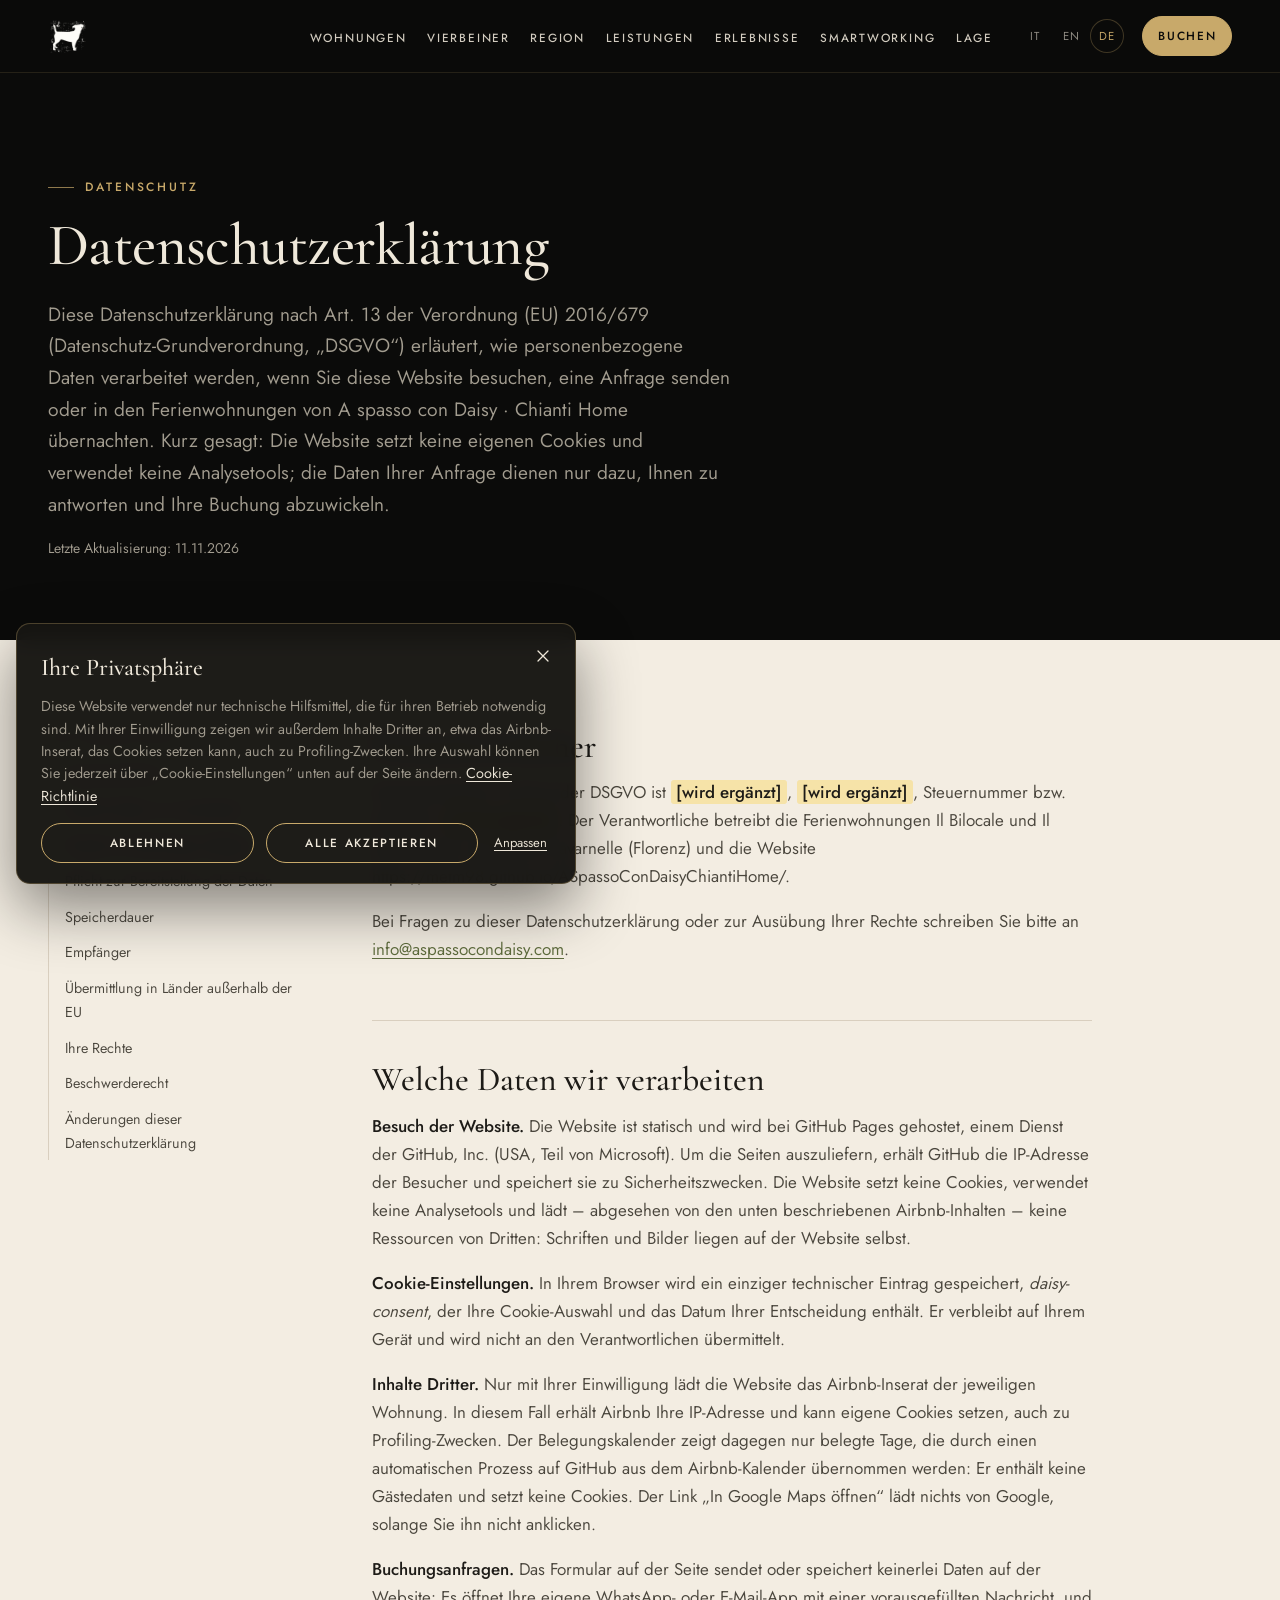
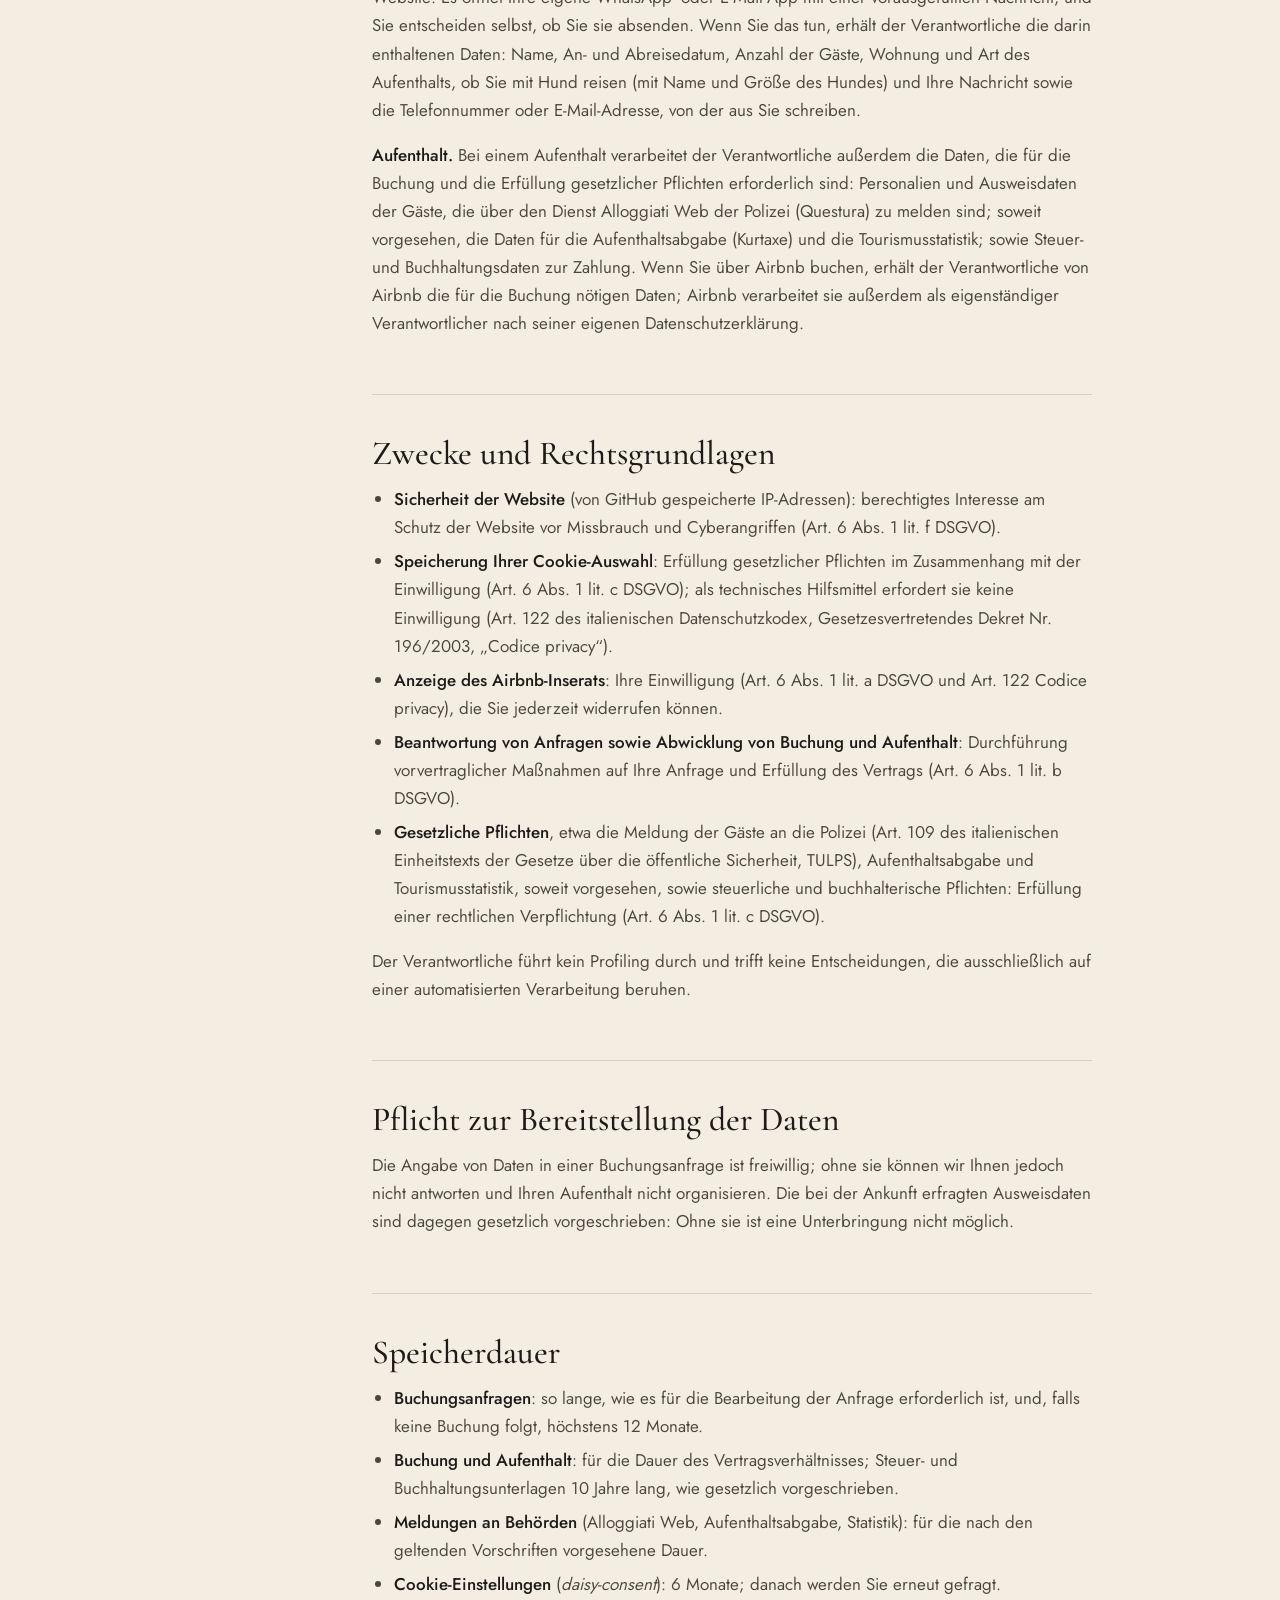
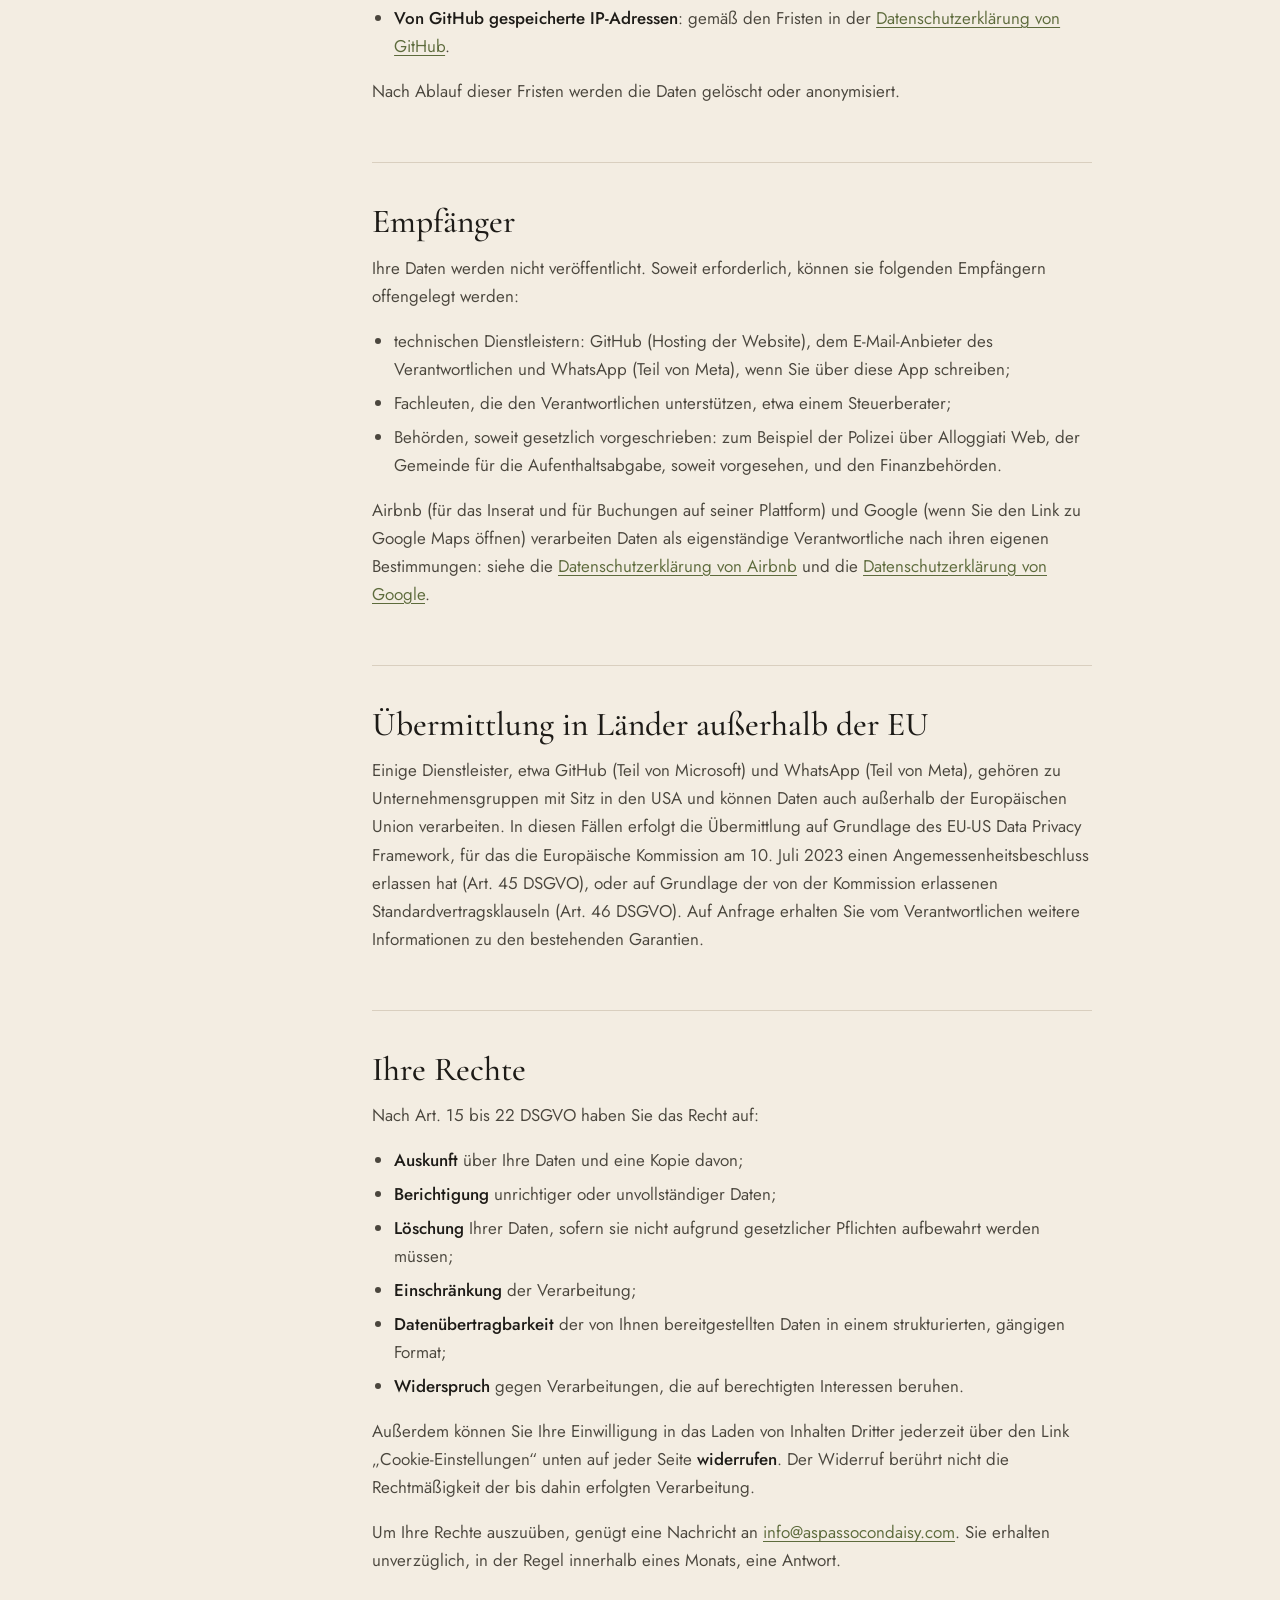
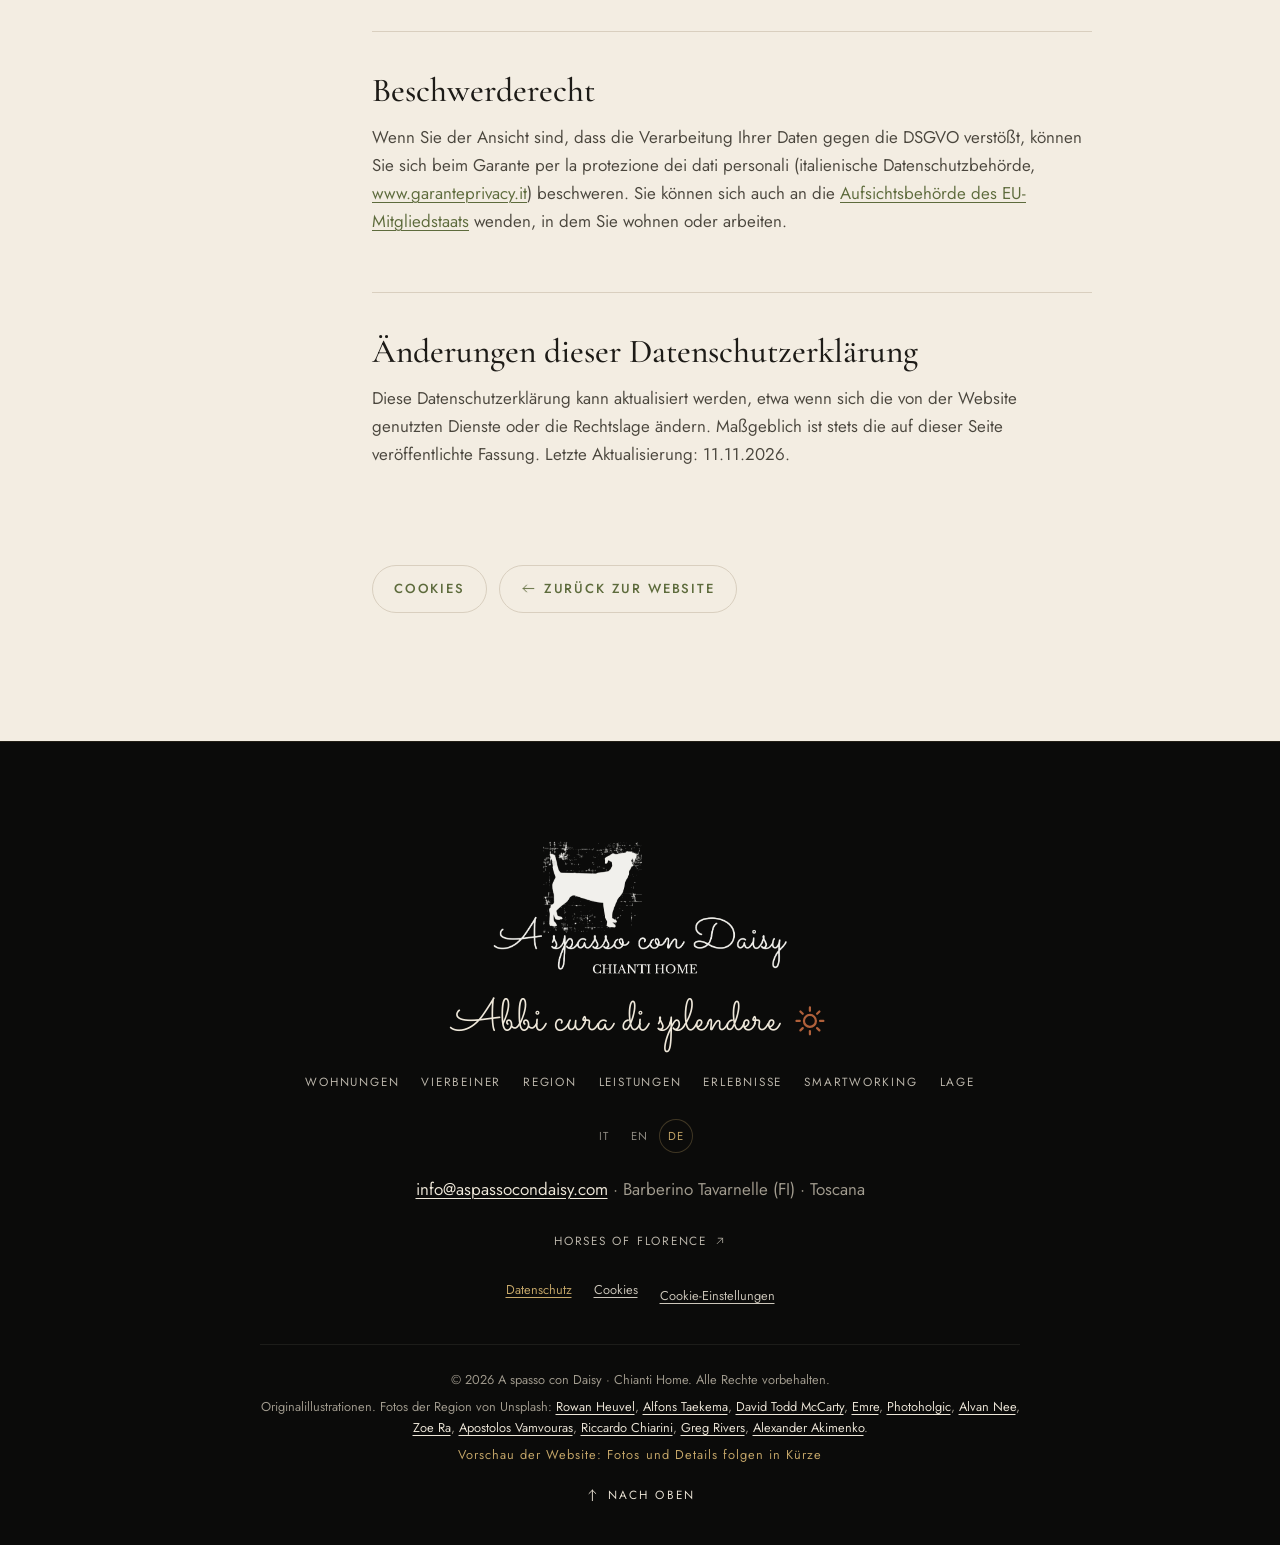
<file: de/privacy/index.html>
<!doctype html>
<html lang="de" class="no-js">
<head>
<meta charset="utf-8">
<meta name="viewport" content="width=device-width, initial-scale=1, viewport-fit=cover">
<title>Datenschutzerklärung · A spasso con Daisy · Chianti Home</title>
<meta name="description" content="Datenschutzerklärung von A spasso con Daisy · Chianti Home: welche Daten wir verarbeiten, warum, wie lange und welche Rechte Sie haben.">
<meta name="robots" content="noindex, nofollow">
<meta name="theme-color" content="#0b0b0a">
<meta name="color-scheme" content="light">
<link rel="canonical" href="https://metm98.github.io/ASpassoConDaisyChiantiHome/de/privacy/">
<link rel="alternate" hreflang="it" href="https://metm98.github.io/ASpassoConDaisyChiantiHome/privacy/">
<link rel="alternate" hreflang="en" href="https://metm98.github.io/ASpassoConDaisyChiantiHome/en/privacy/">
<link rel="alternate" hreflang="de" href="https://metm98.github.io/ASpassoConDaisyChiantiHome/de/privacy/">
<link rel="alternate" hreflang="x-default" href="https://metm98.github.io/ASpassoConDaisyChiantiHome/privacy/">
<meta property="og:type" content="website">
<meta property="og:site_name" content="A spasso con Daisy · Chianti Home">
<meta property="og:title" content="Datenschutzerklärung · A spasso con Daisy · Chianti Home">
<meta property="og:description" content="Datenschutzerklärung von A spasso con Daisy · Chianti Home: welche Daten wir verarbeiten, warum, wie lange und welche Rechte Sie haben.">
<meta property="og:url" content="https://metm98.github.io/ASpassoConDaisyChiantiHome/de/privacy/">
<meta property="og:locale" content="de_DE">
<meta property="og:image" content="https://metm98.github.io/ASpassoConDaisyChiantiHome/assets/img/brand/og-image.jpg">
<meta property="og:image:width" content="1200">
<meta property="og:image:height" content="630">
<meta property="og:image:alt" content="Logo von A spasso con Daisy, Chianti Home">
<meta name="twitter:card" content="summary_large_image">
<link rel="icon" type="image/png" sizes="32x32" href="../../assets/img/brand/favicon-32.png">
<link rel="icon" type="image/png" sizes="48x48" href="../../assets/img/brand/favicon-48.png">
<link rel="apple-touch-icon" href="../../assets/img/brand/apple-touch-icon.png">
<link rel="manifest" href="../../site.webmanifest">
<link rel="preload" href="../../assets/fonts/cormorant-garamond.woff2" as="font" type="font/woff2" crossorigin>
<link rel="preload" href="../../assets/fonts/jost.woff2" as="font" type="font/woff2" crossorigin>
<link rel="stylesheet" href="../../assets/css/style.css">
<script>document.documentElement.classList.replace('no-js','js')</script>
</head>
<body class="page-privacy">
<svg xmlns="http://www.w3.org/2000/svg" class="sprite" aria-hidden="true" focusable="false"><symbol id="i-arrow-down" viewBox="0 0 24 24"><g fill="none" stroke="currentColor" stroke-width="1.5" stroke-linecap="round" stroke-linejoin="round"><path d="M12 3.5v17M6.5 15l5.5 5.5 5.5-5.5"/></g></symbol><symbol id="i-arrow-right" viewBox="0 0 24 24"><g fill="none" stroke="currentColor" stroke-width="1.5" stroke-linecap="round" stroke-linejoin="round"><path d="M3.5 12h17M15 6.5l5.5 5.5-5.5 5.5"/></g></symbol><symbol id="i-arrow-up-right" viewBox="0 0 24 24"><g fill="none" stroke="currentColor" stroke-width="1.5" stroke-linecap="round" stroke-linejoin="round"><path d="M6.5 17.5l11-11M8.5 6.5h9v9"/></g></symbol><symbol id="i-close" viewBox="0 0 24 24"><g fill="none" stroke="currentColor" stroke-width="1.5" stroke-linecap="round" stroke-linejoin="round"><path d="M6 6l12 12M18 6 6 18"/></g></symbol><symbol id="i-sun" viewBox="0 0 24 24"><g fill="none" stroke="currentColor" stroke-width="1.5" stroke-linecap="round" stroke-linejoin="round"><circle cx="12" cy="12" r="4"/><path d="M12 5.2 12 3M16.81 7.19 18.36 5.64M18.8 12 21 12M16.81 16.81 18.36 18.36M12 18.8 12 21M7.19 16.81 5.64 18.36M5.2 12 3 12M7.19 7.19 5.64 5.64"/></g></symbol></svg>
<a class="skip" href="#main">Zum Inhalt springen</a>
<header class="site-header" id="top">
  <div class="site-header__inner">
    <a class="brand" href="../../de/" aria-label="A spasso con Daisy — Chianti Home">
      <img class="brand__mark" src="../../assets/img/brand/mark-light.webp" width="44" height="44" alt="">
      <span class="brand__name">A spasso con Daisy</span>
    </a>
    <nav class="nav" id="nav" aria-label="Menu">
      <ul class="nav__list">
        <li><a class="nav__link" href="../../de/#apartments">Wohnungen</a></li>
        <li><a class="nav__link" href="../../de/#dogs">Vierbeiner</a></li>
        <li><a class="nav__link" href="../../de/#territory">Region</a></li>
        <li><a class="nav__link" href="../../de/#included">Leistungen</a></li>
        <li><a class="nav__link" href="../../de/#experiences">Erlebnisse</a></li>
        <li><a class="nav__link" href="../../de/#smartworking">Smartworking</a></li>
        <li><a class="nav__link" href="../../de/#location">Lage</a></li>
      </ul>
      <div class="nav__extra">
        <ul class="langs" aria-label="Sprache">
          <li><a href="../../privacy/" hreflang="it" lang="it">IT</a></li>
          <li><a href="../../en/privacy/" hreflang="en" lang="en">EN</a></li>
          <li><a href="../../de/privacy/" hreflang="de" lang="de" aria-current="true">DE</a></li>
        </ul>
        <a class="btn btn--gold btn--sm" href="../../de/#booking">Buchen</a>
      </div>
    </nav>
    <button class="menu-toggle" type="button" aria-controls="nav" aria-expanded="false" data-open="Menü öffnen" data-close="Menü schließen">
      <span class="sr-only">Menü öffnen</span>
      <span class="menu-toggle__bars" aria-hidden="true"></span>
    </button>
  </div>
</header>
<main id="main" class="legal">
  <section class="legal__hero">
    <div class="container">
      <p class="kicker kicker--gold">Datenschutz</p>
      <h1 class="h2 legal__title">Datenschutzerklärung</h1>
<p class="lead">Diese Datenschutzerklärung nach Art. 13 der Verordnung (EU) 2016/679 (Datenschutz-Grundverordnung, „DSGVO“) erläutert, wie personenbezogene Daten verarbeitet werden, wenn Sie diese Website besuchen, eine Anfrage senden oder in den Ferienwohnungen von A spasso con Daisy · Chianti Home übernachten. Kurz gesagt: Die Website setzt keine eigenen Cookies und verwendet keine Analysetools; die Daten Ihrer Anfrage dienen nur dazu, Ihnen zu antworten und Ihre Buchung abzuwickeln.</p>      <p class="small legal__updated">Letzte Aktualisierung: 11.11.2026</p>
    </div>
  </section>
  <div class="container legal__body">
    <nav class="legal__toc" aria-labelledby="toc-title">
      <p class="legal__toc-title" id="toc-title">Auf dieser Seite</p>
      <ol>
<li><a href="#titolare">Verantwortlicher</a></li><li><a href="#dati-trattati">Welche Daten wir verarbeiten</a></li><li><a href="#finalita-basi-giuridiche">Zwecke und Rechtsgrundlagen</a></li><li><a href="#conferimento">Pflicht zur Bereitstellung der Daten</a></li><li><a href="#conservazione">Speicherdauer</a></li><li><a href="#destinatari">Empfänger</a></li><li><a href="#trasferimenti-extra-ue">Übermittlung in Länder außerhalb der EU</a></li><li><a href="#diritti">Ihre Rechte</a></li><li><a href="#reclamo">Beschwerderecht</a></li><li><a href="#modifiche">Änderungen dieser Datenschutzerklärung</a></li>      </ol>
    </nav>
    <article class="legal__content">
      <section id="titolare">
        <h2 class="h3">Verantwortlicher</h2>
        <p>Verantwortlicher im Sinne der DSGVO ist <strong><mark class="todo">[wird ergänzt]</mark></strong>, <mark class="todo">[wird ergänzt]</mark>, Steuernummer bzw. USt-IdNr. <mark class="todo">[wird ergänzt]</mark>. Der Verantwortliche betreibt die Ferienwohnungen Il Bilocale und Il Monolocale in Barberino Tavarnelle (Florenz) und die Website https://metm98.github.io/ASpassoConDaisyChiantiHome/.</p><p>Bei Fragen zu dieser Datenschutzerklärung oder zur Ausübung Ihrer Rechte schreiben Sie bitte an <a href="mailto:info@aspassocondaisy.com">info@aspassocondaisy.com</a>.</p>
      </section>
      <section id="dati-trattati">
        <h2 class="h3">Welche Daten wir verarbeiten</h2>
        <p><strong>Besuch der Website.</strong> Die Website ist statisch und wird bei GitHub Pages gehostet, einem Dienst der GitHub, Inc. (USA, Teil von Microsoft). Um die Seiten auszuliefern, erhält GitHub die IP-Adresse der Besucher und speichert sie zu Sicherheitszwecken. Die Website setzt keine Cookies, verwendet keine Analysetools und lädt – abgesehen von den unten beschriebenen Airbnb-Inhalten – keine Ressourcen von Dritten: Schriften und Bilder liegen auf der Website selbst.</p><p><strong>Cookie-Einstellungen.</strong> In Ihrem Browser wird ein einziger technischer Eintrag gespeichert, <em>daisy-consent</em>, der Ihre Cookie-Auswahl und das Datum Ihrer Entscheidung enthält. Er verbleibt auf Ihrem Gerät und wird nicht an den Verantwortlichen übermittelt.</p><p><strong>Inhalte Dritter.</strong> Nur mit Ihrer Einwilligung lädt die Website das Airbnb-Inserat der jeweiligen Wohnung. In diesem Fall erhält Airbnb Ihre IP-Adresse und kann eigene Cookies setzen, auch zu Profiling-Zwecken. Der Belegungskalender zeigt dagegen nur belegte Tage, die durch einen automatischen Prozess auf GitHub aus dem Airbnb-Kalender übernommen werden: Er enthält keine Gästedaten und setzt keine Cookies. Der Link „In Google Maps öffnen“ lädt nichts von Google, solange Sie ihn nicht anklicken.</p><p><strong>Buchungsanfragen.</strong> Das Formular auf der Seite sendet oder speichert keinerlei Daten auf der Website: Es öffnet Ihre eigene WhatsApp- oder E-Mail-App mit einer vorausgefüllten Nachricht, und Sie entscheiden selbst, ob Sie sie absenden. Wenn Sie das tun, erhält der Verantwortliche die darin enthaltenen Daten: Name, An- und Abreisedatum, Anzahl der Gäste, Wohnung und Art des Aufenthalts, ob Sie mit Hund reisen (mit Name und Größe des Hundes) und Ihre Nachricht sowie die Telefonnummer oder E-Mail-Adresse, von der aus Sie schreiben.</p><p><strong>Aufenthalt.</strong> Bei einem Aufenthalt verarbeitet der Verantwortliche außerdem die Daten, die für die Buchung und die Erfüllung gesetzlicher Pflichten erforderlich sind: Personalien und Ausweisdaten der Gäste, die über den Dienst Alloggiati Web der Polizei (Questura) zu melden sind; soweit vorgesehen, die Daten für die Aufenthaltsabgabe (Kurtaxe) und die Tourismusstatistik; sowie Steuer- und Buchhaltungsdaten zur Zahlung. Wenn Sie über Airbnb buchen, erhält der Verantwortliche von Airbnb die für die Buchung nötigen Daten; Airbnb verarbeitet sie außerdem als eigenständiger Verantwortlicher nach seiner eigenen Datenschutzerklärung.</p>
      </section>
      <section id="finalita-basi-giuridiche">
        <h2 class="h3">Zwecke und Rechtsgrundlagen</h2>
        <ul><li><strong>Sicherheit der Website</strong> (von GitHub gespeicherte IP-Adressen): berechtigtes Interesse am Schutz der Website vor Missbrauch und Cyberangriffen (Art. 6 Abs. 1 lit. f DSGVO).</li><li><strong>Speicherung Ihrer Cookie-Auswahl</strong>: Erfüllung gesetzlicher Pflichten im Zusammenhang mit der Einwilligung (Art. 6 Abs. 1 lit. c DSGVO); als technisches Hilfsmittel erfordert sie keine Einwilligung (Art. 122 des italienischen Datenschutzkodex, Gesetzesvertretendes Dekret Nr. 196/2003, „Codice privacy“).</li><li><strong>Anzeige des Airbnb-Inserats</strong>: Ihre Einwilligung (Art. 6 Abs. 1 lit. a DSGVO und Art. 122 Codice privacy), die Sie jederzeit widerrufen können.</li><li><strong>Beantwortung von Anfragen sowie Abwicklung von Buchung und Aufenthalt</strong>: Durchführung vorvertraglicher Maßnahmen auf Ihre Anfrage und Erfüllung des Vertrags (Art. 6 Abs. 1 lit. b DSGVO).</li><li><strong>Gesetzliche Pflichten</strong>, etwa die Meldung der Gäste an die Polizei (Art. 109 des italienischen Einheitstexts der Gesetze über die öffentliche Sicherheit, TULPS), Aufenthaltsabgabe und Tourismusstatistik, soweit vorgesehen, sowie steuerliche und buchhalterische Pflichten: Erfüllung einer rechtlichen Verpflichtung (Art. 6 Abs. 1 lit. c DSGVO).</li></ul><p>Der Verantwortliche führt kein Profiling durch und trifft keine Entscheidungen, die ausschließlich auf einer automatisierten Verarbeitung beruhen.</p>
      </section>
      <section id="conferimento">
        <h2 class="h3">Pflicht zur Bereitstellung der Daten</h2>
        <p>Die Angabe von Daten in einer Buchungsanfrage ist freiwillig; ohne sie können wir Ihnen jedoch nicht antworten und Ihren Aufenthalt nicht organisieren. Die bei der Ankunft erfragten Ausweisdaten sind dagegen gesetzlich vorgeschrieben: Ohne sie ist eine Unterbringung nicht möglich.</p>
      </section>
      <section id="conservazione">
        <h2 class="h3">Speicherdauer</h2>
        <ul><li><strong>Buchungsanfragen</strong>: so lange, wie es für die Bearbeitung der Anfrage erforderlich ist, und, falls keine Buchung folgt, höchstens 12 Monate.</li><li><strong>Buchung und Aufenthalt</strong>: für die Dauer des Vertragsverhältnisses; Steuer- und Buchhaltungsunterlagen 10 Jahre lang, wie gesetzlich vorgeschrieben.</li><li><strong>Meldungen an Behörden</strong> (Alloggiati Web, Aufenthaltsabgabe, Statistik): für die nach den geltenden Vorschriften vorgesehene Dauer.</li><li><strong>Cookie-Einstellungen</strong> (<em>daisy-consent</em>): 6 Monate; danach werden Sie erneut gefragt.</li><li><strong>Von GitHub gespeicherte IP-Adressen</strong>: gemäß den Fristen in der <a href="https://docs.github.com/en/site-policy/privacy-policies/github-general-privacy-statement" target="_blank" rel="noopener">Datenschutzerklärung von GitHub</a>.</li></ul><p>Nach Ablauf dieser Fristen werden die Daten gelöscht oder anonymisiert.</p>
      </section>
      <section id="destinatari">
        <h2 class="h3">Empfänger</h2>
        <p>Ihre Daten werden nicht veröffentlicht. Soweit erforderlich, können sie folgenden Empfängern offengelegt werden:</p><ul><li>technischen Dienstleistern: GitHub (Hosting der Website), dem E-Mail-Anbieter des Verantwortlichen und WhatsApp (Teil von Meta), wenn Sie über diese App schreiben;</li><li>Fachleuten, die den Verantwortlichen unterstützen, etwa einem Steuerberater;</li><li>Behörden, soweit gesetzlich vorgeschrieben: zum Beispiel der Polizei über Alloggiati Web, der Gemeinde für die Aufenthaltsabgabe, soweit vorgesehen, und den Finanzbehörden.</li></ul><p>Airbnb (für das Inserat und für Buchungen auf seiner Plattform) und Google (wenn Sie den Link zu Google Maps öffnen) verarbeiten Daten als eigenständige Verantwortliche nach ihren eigenen Bestimmungen: siehe die <a href="https://www.airbnb.de/help/article/2855" target="_blank" rel="noopener">Datenschutzerklärung von Airbnb</a> und die <a href="https://policies.google.com/privacy?hl=de" target="_blank" rel="noopener">Datenschutzerklärung von Google</a>.</p>
      </section>
      <section id="trasferimenti-extra-ue">
        <h2 class="h3">Übermittlung in Länder außerhalb der EU</h2>
        <p>Einige Dienstleister, etwa GitHub (Teil von Microsoft) und WhatsApp (Teil von Meta), gehören zu Unternehmensgruppen mit Sitz in den USA und können Daten auch außerhalb der Europäischen Union verarbeiten. In diesen Fällen erfolgt die Übermittlung auf Grundlage des EU-US Data Privacy Framework, für das die Europäische Kommission am 10. Juli 2023 einen Angemessenheitsbeschluss erlassen hat (Art. 45 DSGVO), oder auf Grundlage der von der Kommission erlassenen Standardvertragsklauseln (Art. 46 DSGVO). Auf Anfrage erhalten Sie vom Verantwortlichen weitere Informationen zu den bestehenden Garantien.</p>
      </section>
      <section id="diritti">
        <h2 class="h3">Ihre Rechte</h2>
        <p>Nach Art. 15 bis 22 DSGVO haben Sie das Recht auf:</p><ul><li><strong>Auskunft</strong> über Ihre Daten und eine Kopie davon;</li><li><strong>Berichtigung</strong> unrichtiger oder unvollständiger Daten;</li><li><strong>Löschung</strong> Ihrer Daten, sofern sie nicht aufgrund gesetzlicher Pflichten aufbewahrt werden müssen;</li><li><strong>Einschränkung</strong> der Verarbeitung;</li><li><strong>Datenübertragbarkeit</strong> der von Ihnen bereitgestellten Daten in einem strukturierten, gängigen Format;</li><li><strong>Widerspruch</strong> gegen Verarbeitungen, die auf berechtigten Interessen beruhen.</li></ul><p>Außerdem können Sie Ihre Einwilligung in das Laden von Inhalten Dritter jederzeit über den Link „Cookie-Einstellungen“ unten auf jeder Seite <strong>widerrufen</strong>. Der Widerruf berührt nicht die Rechtmäßigkeit der bis dahin erfolgten Verarbeitung.</p><p>Um Ihre Rechte auszuüben, genügt eine Nachricht an <a href="mailto:info@aspassocondaisy.com">info@aspassocondaisy.com</a>. Sie erhalten unverzüglich, in der Regel innerhalb eines Monats, eine Antwort.</p>
      </section>
      <section id="reclamo">
        <h2 class="h3">Beschwerderecht</h2>
        <p>Wenn Sie der Ansicht sind, dass die Verarbeitung Ihrer Daten gegen die DSGVO verstößt, können Sie sich beim Garante per la protezione dei dati personali (italienische Datenschutzbehörde, <a href="https://www.garanteprivacy.it" target="_blank" rel="noopener">www.garanteprivacy.it</a>) beschweren. Sie können sich auch an die <a href="https://www.edpb.europa.eu/about-edpb/about-edpb/members_en" target="_blank" rel="noopener">Aufsichtsbehörde des EU-Mitgliedstaats</a> wenden, in dem Sie wohnen oder arbeiten.</p>
      </section>
      <section id="modifiche">
        <h2 class="h3">Änderungen dieser Datenschutzerklärung</h2>
        <p>Diese Datenschutzerklärung kann aktualisiert werden, etwa wenn sich die von der Website genutzten Dienste oder die Rechtslage ändern. Maßgeblich ist stets die auf dieser Seite veröffentlichte Fassung. Letzte Aktualisierung: 11.11.2026.</p>
      </section>
      <div class="legal__actions">
        <a class="btn btn--outline" href="../../de/cookie/">Cookies</a>
        <a class="btn btn--outline" href="../../de/"><svg class="icon icon--left" aria-hidden="true" focusable="false"><use href="#i-arrow-right"></use></svg><span>Zurück zur Website</span></a>
      </div>
    </article>
  </div>
</main>
<footer class="site-footer">
  <div class="container site-footer__inner">
    <img class="site-footer__logo" src="../../assets/img/brand/logo-light.webp" width="989" height="459" alt="A spasso con Daisy — Chianti Home" loading="lazy" decoding="async">
    <p class="script site-footer__tagline">Abbi cura di splendere <span class="sun" aria-hidden="true"><svg class="icon " aria-hidden="true" focusable="false"><use href="#i-sun"></use></svg></span></p>
    <nav aria-label="Footer">
      <ul class="site-footer__nav">
<li><a href="../../de/#apartments">Wohnungen</a></li><li><a href="../../de/#dogs">Vierbeiner</a></li><li><a href="../../de/#territory">Region</a></li><li><a href="../../de/#included">Leistungen</a></li><li><a href="../../de/#experiences">Erlebnisse</a></li><li><a href="../../de/#smartworking">Smartworking</a></li><li><a href="../../de/#location">Lage</a></li>      </ul>
    </nav>
    <ul class="langs langs--footer" aria-label="Sprache">
      <li><a href="../../privacy/" hreflang="it" lang="it">IT</a></li>
      <li><a href="../../en/privacy/" hreflang="en" lang="en">EN</a></li>
      <li><a href="../../de/privacy/" hreflang="de" lang="de" aria-current="true">DE</a></li>
    </ul>
    <p class="site-footer__contact"><a href="mailto:info@aspassocondaisy.com">info@aspassocondaisy.com</a> · Barberino Tavarnelle (FI) · Toscana</p>
    <p class="site-footer__partner"><a href="https://metm98.github.io/HorsesOfFlorence/de/" target="_blank" rel="noopener">Horses of Florence<svg class="icon " aria-hidden="true" focusable="false"><use href="#i-arrow-up-right"></use></svg><span class="sr-only"> (öffnet in einem neuen Tab)</span></a></p>
    <ul class="site-footer__legal">
      <li><a href="../../de/privacy/" aria-current="page">Datenschutz</a></li>
      <li><a href="../../de/cookie/">Cookies</a></li>
      <li><button class="link-button" type="button" data-consent-action="customize">Cookie-Einstellungen</button></li>
    </ul>
    <div class="site-footer__meta">
      <p>© 2026 A spasso con Daisy · Chianti Home. Alle Rechte vorbehalten.</p>
      <p>
        Originalillustrationen.
        Fotos der Region von Unsplash:
<a href="https://unsplash.com/photos/xYYBo69fvQE" target="_blank" rel="noopener">Rowan Heuvel</a>, <a href="https://unsplash.com/photos/VdAyo0CkbdQ" target="_blank" rel="noopener">Alfons Taekema</a>, <a href="https://unsplash.com/photos/MoU9RTtaxWw" target="_blank" rel="noopener">David Todd McCarty</a>, <a href="https://unsplash.com/photos/iRVq6avVGDE" target="_blank" rel="noopener">Emre</a>, <a href="https://unsplash.com/photos/jxy6anuB5b4" target="_blank" rel="noopener">Photoholgic</a>, <a href="https://unsplash.com/photos/T-0EW-SEbsE" target="_blank" rel="noopener">Alvan Nee</a>, <a href="https://unsplash.com/photos/sirEpWjfSmo" target="_blank" rel="noopener">Zoe Ra</a>, <a href="https://unsplash.com/photos/FjvIsYAqoic" target="_blank" rel="noopener">Apostolos Vamvouras</a>, <a href="https://unsplash.com/photos/_C-ZxPF-BtQ" target="_blank" rel="noopener">Riccardo Chiarini</a>, <a href="https://unsplash.com/photos/gRW6kNuibFo" target="_blank" rel="noopener">Greg Rivers</a>, <a href="https://unsplash.com/photos/vxzkxfJ8FlE" target="_blank" rel="noopener">Alexander Akimenko</a>.      </p>
<p class="site-footer__preview">Vorschau der Website: Fotos und Details folgen in Kürze</p>      <a class="site-footer__top" href="#top"><svg class="icon icon--up" aria-hidden="true" focusable="false"><use href="#i-arrow-down"></use></svg><span>Nach oben</span></a>
    </div>
  </div>
</footer>
<section class="consent" id="consent" aria-labelledby="consent-title" hidden>
  <button class="consent__close" type="button" data-consent-action="reject" aria-label="Schließen und ablehnen"><svg class="icon " aria-hidden="true" focusable="false"><use href="#i-close"></use></svg></button>
  <h2 class="consent__title" id="consent-title">Ihre Privatsphäre</h2>
  <p class="consent__text">Diese Website verwendet nur technische Hilfsmittel, die für ihren Betrieb notwendig sind. Mit Ihrer Einwilligung zeigen wir außerdem Inhalte Dritter an, etwa das Airbnb-Inserat, das Cookies setzen kann, auch zu Profiling-Zwecken. Ihre Auswahl können Sie jederzeit über „Cookie-Einstellungen“ unten auf der Seite ändern. <a href="../../de/cookie/">Cookie-Richtlinie</a></p>
  <div class="consent__actions">
    <button class="btn btn--choice btn--sm" type="button" data-consent-action="reject">Ablehnen</button>
    <button class="btn btn--choice btn--sm" type="button" data-consent-action="accept">Alle akzeptieren</button>
    <button class="link-button consent__more" type="button" data-consent-action="customize">Anpassen</button>
  </div>
</section>
<dialog class="consent-dialog" id="consent-dialog" aria-labelledby="consent-dialog-title">
  <div class="consent-dialog__inner">
    <div class="consent-dialog__head">
      <h2 class="h3" id="consent-dialog-title">Cookie-Einstellungen</h2>
      <button class="consent__close consent__close--dialog" type="button" data-consent-action="dismiss" aria-label="Menü schließen"><svg class="icon " aria-hidden="true" focusable="false"><use href="#i-close"></use></svg></button>
    </div>
    <p class="small">Wählen Sie, welche Inhalte aktiviert werden sollen. Technische Hilfsmittel sind immer aktiv, da die Website sie für ihren Betrieb benötigt. <a href="../../de/cookie/">Cookie-Richtlinie</a></p>
    <ul class="consent-cats">
      <li class="consent-cat">
        <div><h3 class="consent-cat__title">Technisch notwendig</h3><p>Sie speichern Ihre Cookie-Auswahl und verfolgen nicht Ihr Surfverhalten.</p></div>
        <span class="badge badge--outline">Immer aktiv</span>
      </li>
      <li class="consent-cat">
        <label class="switch">
          <span><span class="consent-cat__title">Inhalte Dritter</span><span class="consent-cat__text">Airbnb-Inserat und andere externe Inhalte. Diese Dienste können eigene Cookies setzen, auch zu Profiling-Zwecken.</span></span>
          <input type="checkbox" role="switch" name="embeds" data-consent-category="embeds">
          <span class="switch__track" aria-hidden="true"></span>
        </label>
      </li>
    </ul>
    <div class="consent-dialog__actions">
      <button class="btn btn--choice btn--sm" type="button" data-consent-action="reject">Ablehnen</button>
      <button class="btn btn--choice btn--sm" type="button" data-consent-action="save">Einstellungen speichern</button>
      <button class="btn btn--choice btn--sm" type="button" data-consent-action="accept">Alle akzeptieren</button>
    </div>
    <p class="consent-dialog__saved small" role="status" aria-live="polite"></p>
  </div>
</dialog>
<script type="application/json" id="consent-config">{"banner": "always", "categories": ["embeds"], "days": 180, "lang": "de", "saved": "Einstellungen gespeichert", "version": 1}</script>
<script src="../../assets/js/consent.js" defer></script>
<script src="../../assets/js/main.js" defer></script>
</body>
</html>
</file>
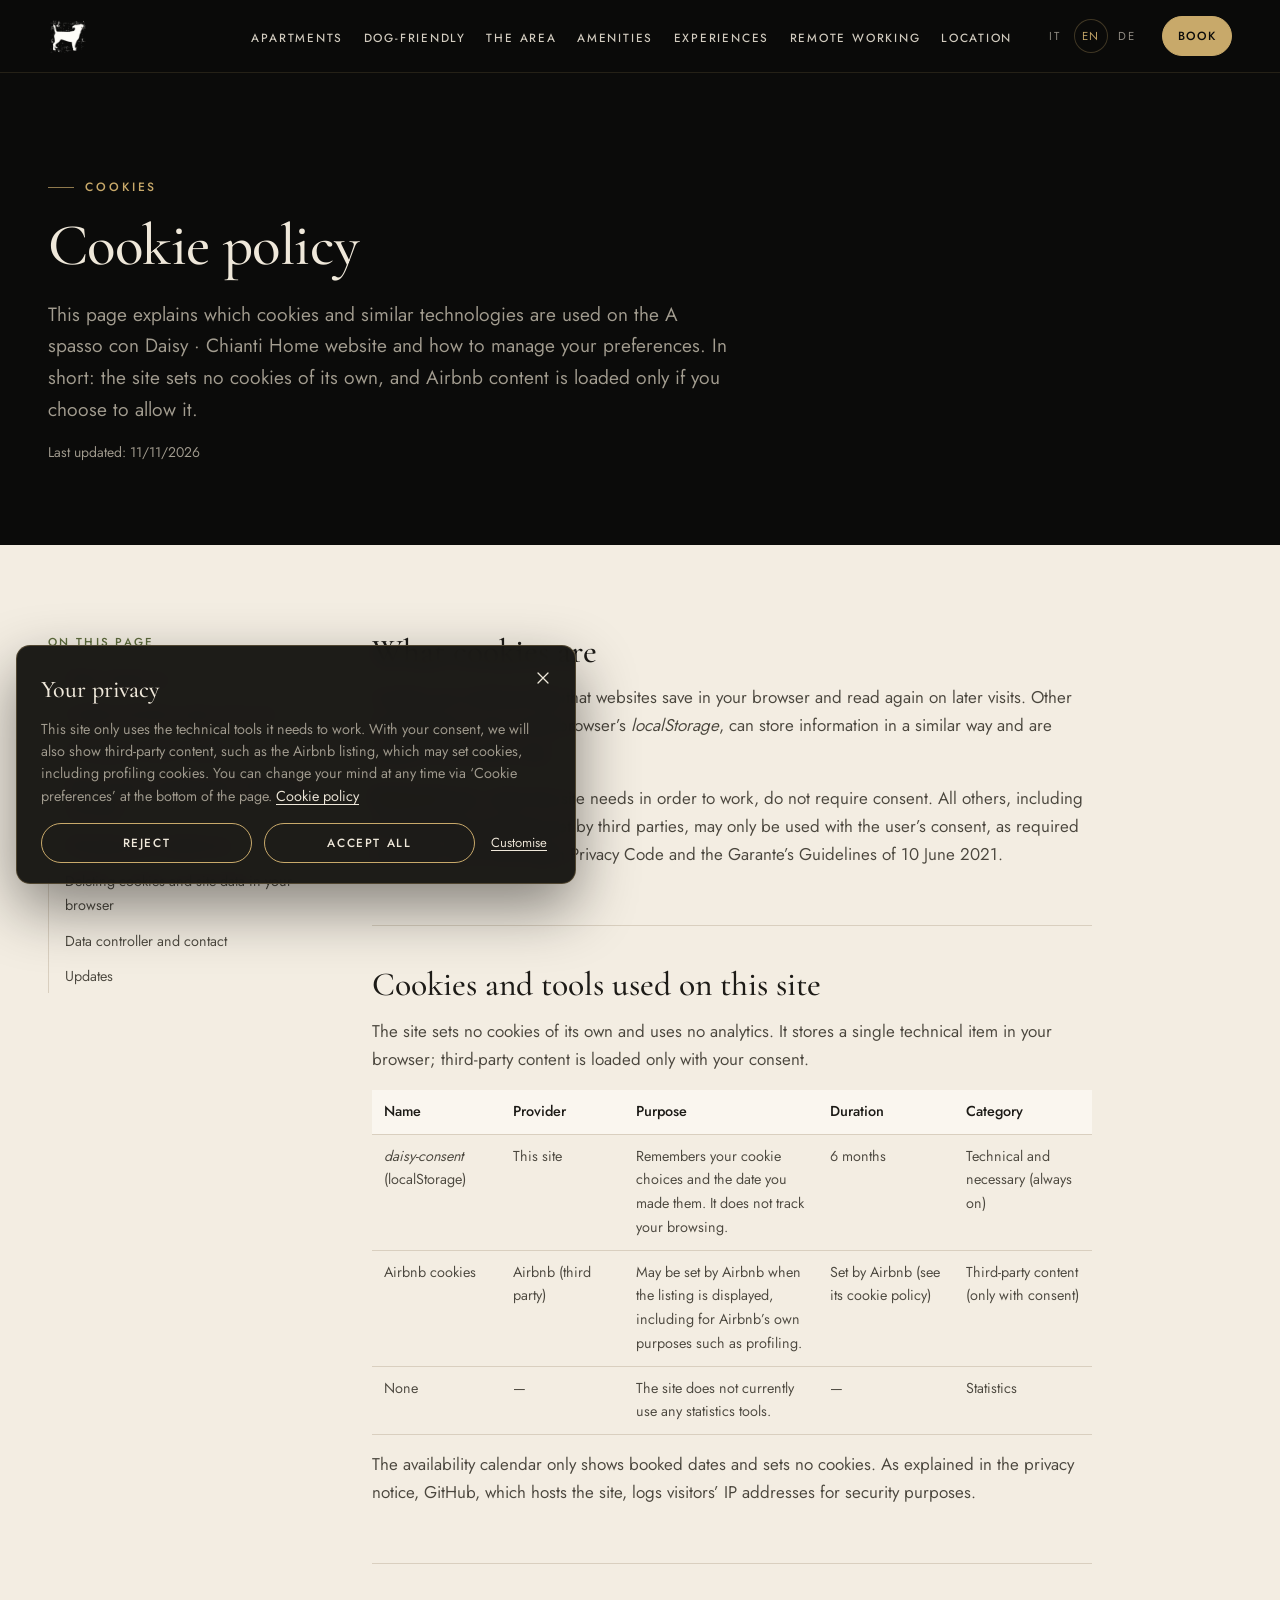
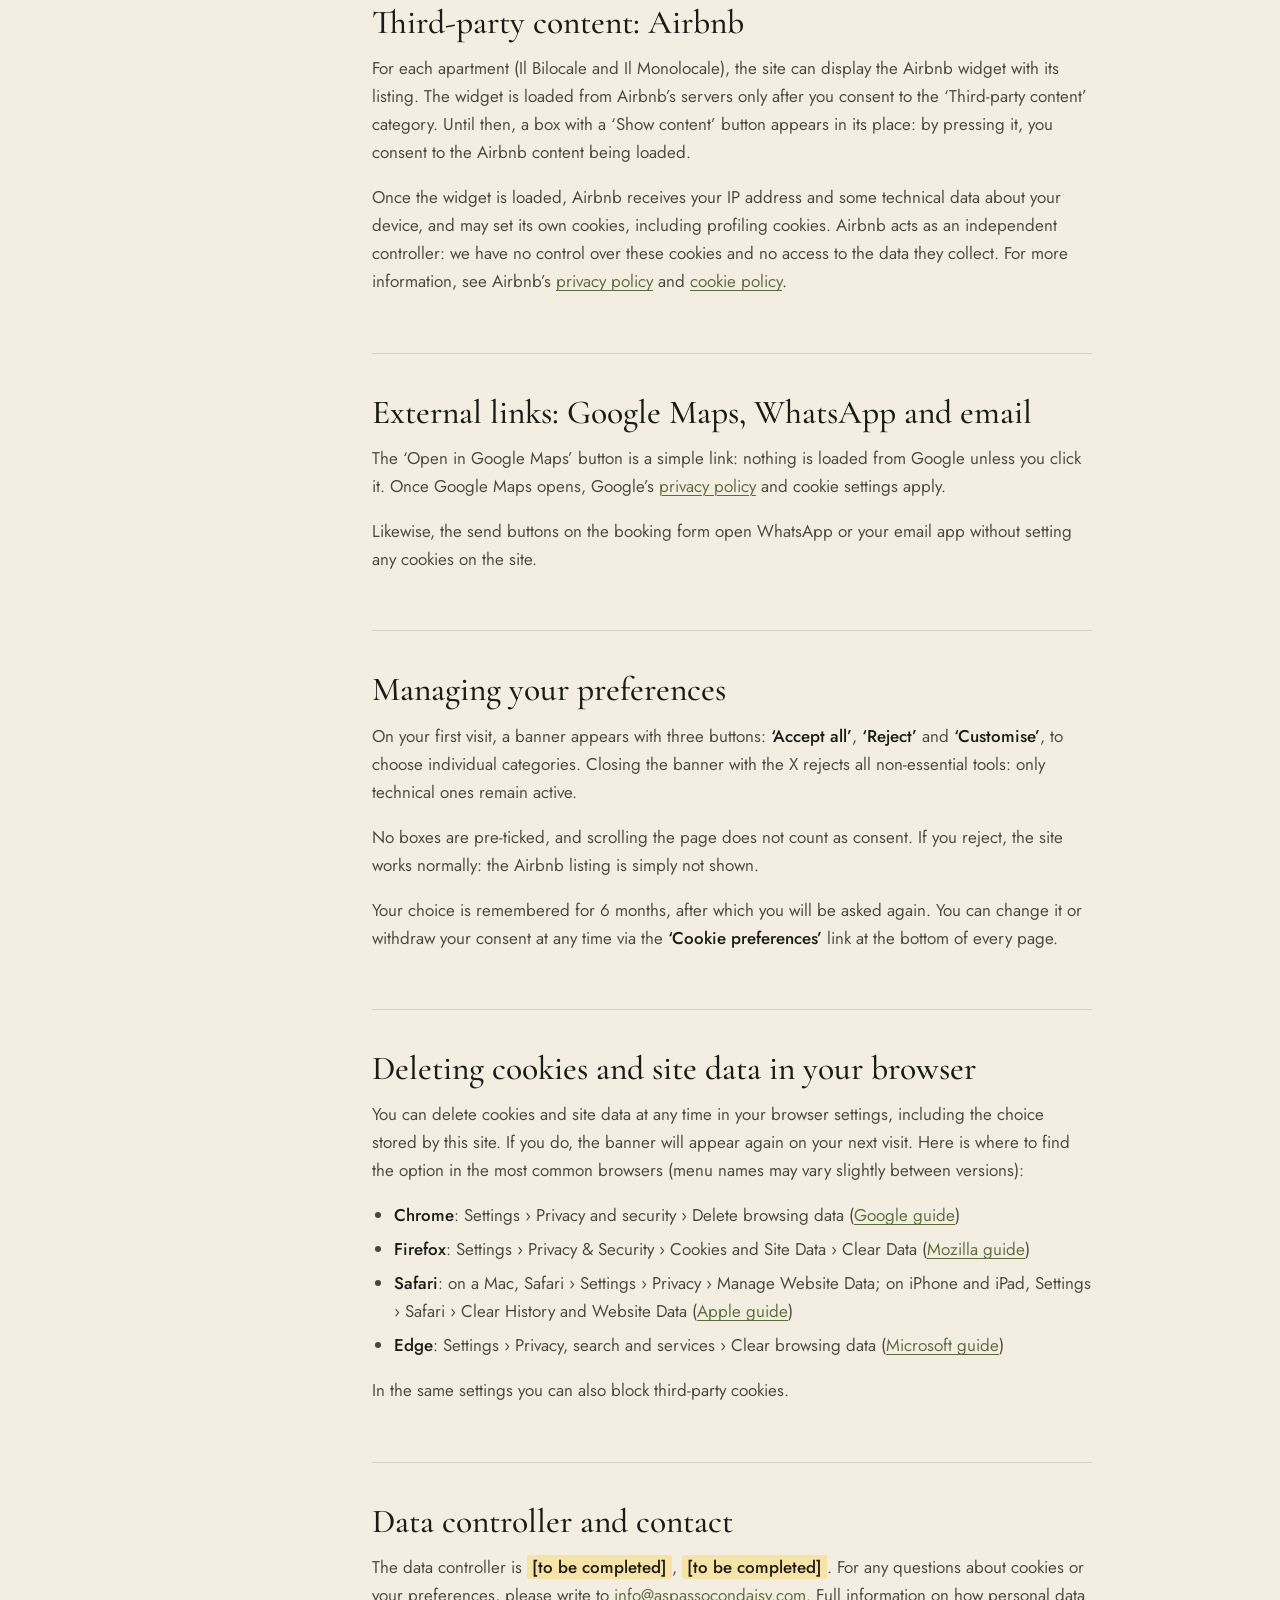
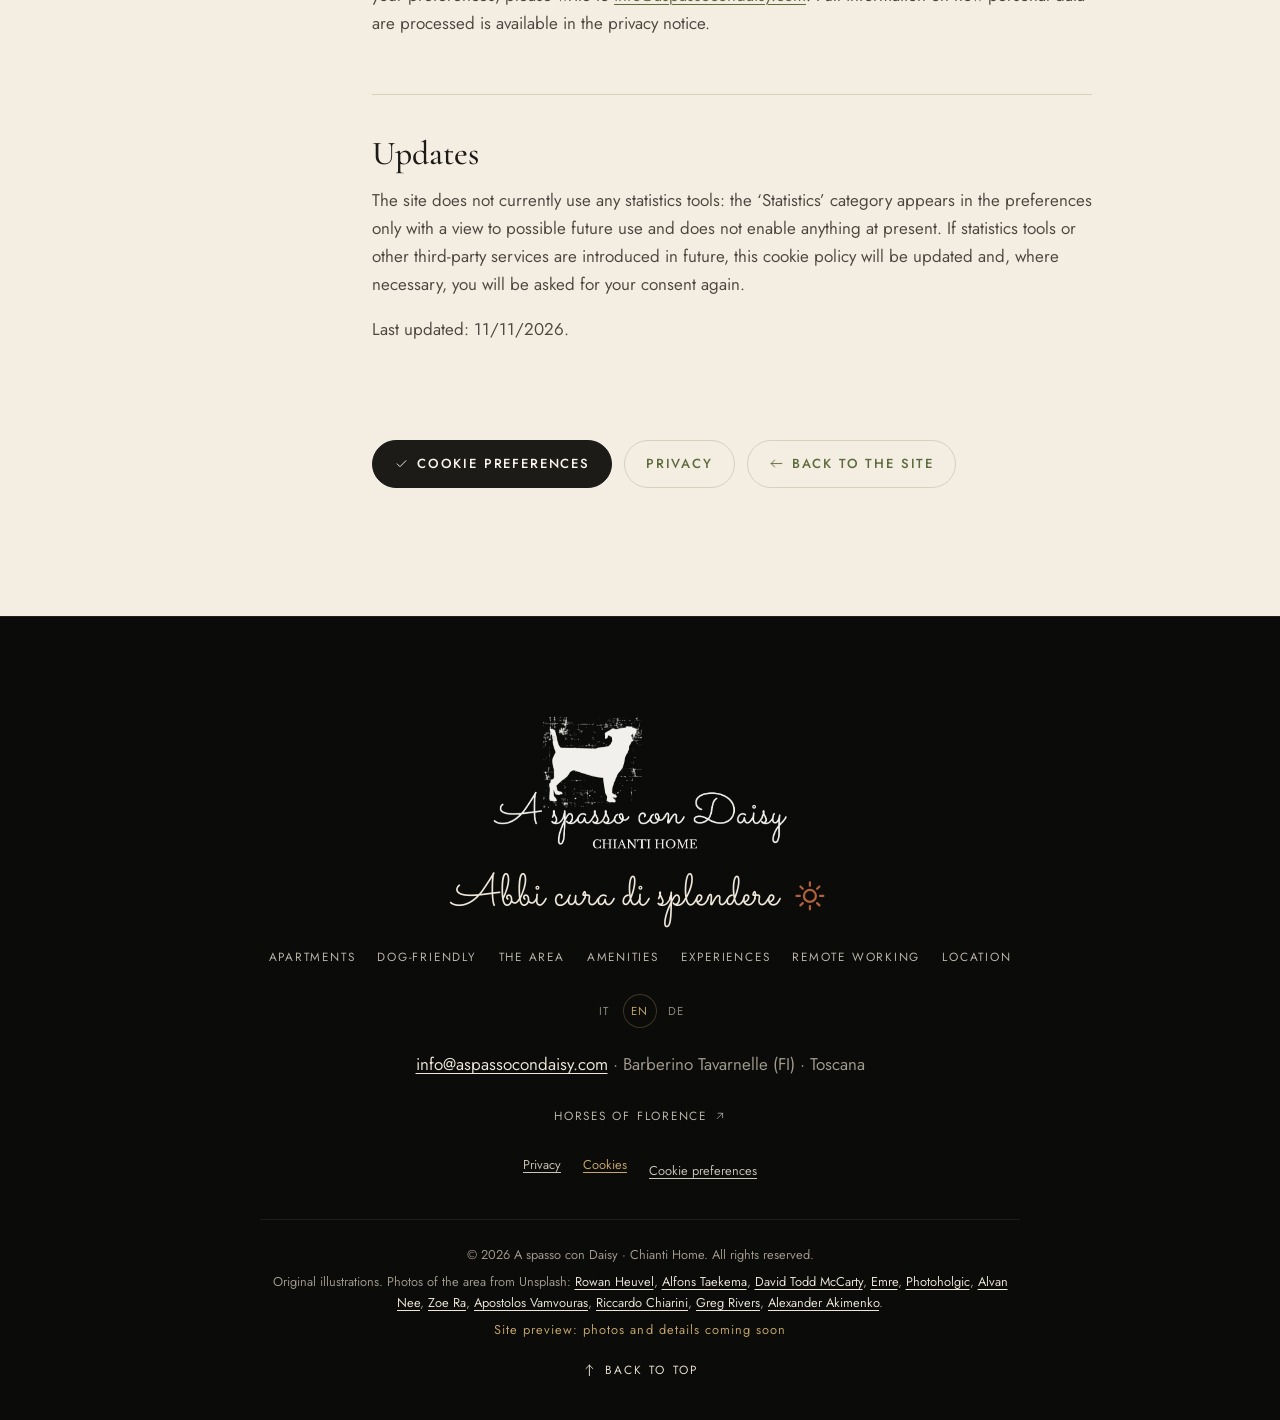
<file: en/cookie/index.html>
<!doctype html>
<html lang="en" class="no-js">
<head>
<meta charset="utf-8">
<meta name="viewport" content="width=device-width, initial-scale=1, viewport-fit=cover">
<title>Cookie policy · A spasso con Daisy · Chianti Home</title>
<meta name="description" content="Cookie policy for A spasso con Daisy · Chianti Home: the site sets no cookies of its own, and the Airbnb listing loads only with your consent.">
<meta name="robots" content="noindex, nofollow">
<meta name="theme-color" content="#0b0b0a">
<meta name="color-scheme" content="light">
<link rel="canonical" href="https://metm98.github.io/ASpassoConDaisyChiantiHome/en/cookie/">
<link rel="alternate" hreflang="it" href="https://metm98.github.io/ASpassoConDaisyChiantiHome/cookie/">
<link rel="alternate" hreflang="en" href="https://metm98.github.io/ASpassoConDaisyChiantiHome/en/cookie/">
<link rel="alternate" hreflang="de" href="https://metm98.github.io/ASpassoConDaisyChiantiHome/de/cookie/">
<link rel="alternate" hreflang="x-default" href="https://metm98.github.io/ASpassoConDaisyChiantiHome/cookie/">
<meta property="og:type" content="website">
<meta property="og:site_name" content="A spasso con Daisy · Chianti Home">
<meta property="og:title" content="Cookie policy · A spasso con Daisy · Chianti Home">
<meta property="og:description" content="Cookie policy for A spasso con Daisy · Chianti Home: the site sets no cookies of its own, and the Airbnb listing loads only with your consent.">
<meta property="og:url" content="https://metm98.github.io/ASpassoConDaisyChiantiHome/en/cookie/">
<meta property="og:locale" content="en_GB">
<meta property="og:image" content="https://metm98.github.io/ASpassoConDaisyChiantiHome/assets/img/brand/og-image.jpg">
<meta property="og:image:width" content="1200">
<meta property="og:image:height" content="630">
<meta property="og:image:alt" content="A spasso con Daisy, Chianti Home logo">
<meta name="twitter:card" content="summary_large_image">
<link rel="icon" type="image/png" sizes="32x32" href="../../assets/img/brand/favicon-32.png">
<link rel="icon" type="image/png" sizes="48x48" href="../../assets/img/brand/favicon-48.png">
<link rel="apple-touch-icon" href="../../assets/img/brand/apple-touch-icon.png">
<link rel="manifest" href="../../site.webmanifest">
<link rel="preload" href="../../assets/fonts/cormorant-garamond.woff2" as="font" type="font/woff2" crossorigin>
<link rel="preload" href="../../assets/fonts/jost.woff2" as="font" type="font/woff2" crossorigin>
<link rel="stylesheet" href="../../assets/css/style.css">
<script>document.documentElement.classList.replace('no-js','js')</script>
</head>
<body class="page-cookie">
<svg xmlns="http://www.w3.org/2000/svg" class="sprite" aria-hidden="true" focusable="false"><symbol id="i-arrow-down" viewBox="0 0 24 24"><g fill="none" stroke="currentColor" stroke-width="1.5" stroke-linecap="round" stroke-linejoin="round"><path d="M12 3.5v17M6.5 15l5.5 5.5 5.5-5.5"/></g></symbol><symbol id="i-arrow-right" viewBox="0 0 24 24"><g fill="none" stroke="currentColor" stroke-width="1.5" stroke-linecap="round" stroke-linejoin="round"><path d="M3.5 12h17M15 6.5l5.5 5.5-5.5 5.5"/></g></symbol><symbol id="i-arrow-up-right" viewBox="0 0 24 24"><g fill="none" stroke="currentColor" stroke-width="1.5" stroke-linecap="round" stroke-linejoin="round"><path d="M6.5 17.5l11-11M8.5 6.5h9v9"/></g></symbol><symbol id="i-check" viewBox="0 0 24 24"><g fill="none" stroke="currentColor" stroke-width="1.5" stroke-linecap="round" stroke-linejoin="round"><path d="M5 12.5l4.5 4.5L19 7.5"/></g></symbol><symbol id="i-close" viewBox="0 0 24 24"><g fill="none" stroke="currentColor" stroke-width="1.5" stroke-linecap="round" stroke-linejoin="round"><path d="M6 6l12 12M18 6 6 18"/></g></symbol><symbol id="i-sun" viewBox="0 0 24 24"><g fill="none" stroke="currentColor" stroke-width="1.5" stroke-linecap="round" stroke-linejoin="round"><circle cx="12" cy="12" r="4"/><path d="M12 5.2 12 3M16.81 7.19 18.36 5.64M18.8 12 21 12M16.81 16.81 18.36 18.36M12 18.8 12 21M7.19 16.81 5.64 18.36M5.2 12 3 12M7.19 7.19 5.64 5.64"/></g></symbol></svg>
<a class="skip" href="#main">Skip to content</a>
<header class="site-header" id="top">
  <div class="site-header__inner">
    <a class="brand" href="../../en/" aria-label="A spasso con Daisy — Chianti Home">
      <img class="brand__mark" src="../../assets/img/brand/mark-light.webp" width="44" height="44" alt="">
      <span class="brand__name">A spasso con Daisy</span>
    </a>
    <nav class="nav" id="nav" aria-label="Menu">
      <ul class="nav__list">
        <li><a class="nav__link" href="../../en/#apartments">Apartments</a></li>
        <li><a class="nav__link" href="../../en/#dogs">Dog-friendly</a></li>
        <li><a class="nav__link" href="../../en/#territory">The area</a></li>
        <li><a class="nav__link" href="../../en/#included">Amenities</a></li>
        <li><a class="nav__link" href="../../en/#experiences">Experiences</a></li>
        <li><a class="nav__link" href="../../en/#smartworking">Remote working</a></li>
        <li><a class="nav__link" href="../../en/#location">Location</a></li>
      </ul>
      <div class="nav__extra">
        <ul class="langs" aria-label="Language">
          <li><a href="../../cookie/" hreflang="it" lang="it">IT</a></li>
          <li><a href="../../en/cookie/" hreflang="en" lang="en" aria-current="true">EN</a></li>
          <li><a href="../../de/cookie/" hreflang="de" lang="de">DE</a></li>
        </ul>
        <a class="btn btn--gold btn--sm" href="../../en/#booking">Book</a>
      </div>
    </nav>
    <button class="menu-toggle" type="button" aria-controls="nav" aria-expanded="false" data-open="Open menu" data-close="Close menu">
      <span class="sr-only">Open menu</span>
      <span class="menu-toggle__bars" aria-hidden="true"></span>
    </button>
  </div>
</header>
<main id="main" class="legal">
  <section class="legal__hero">
    <div class="container">
      <p class="kicker kicker--gold">Cookies</p>
      <h1 class="h2 legal__title">Cookie policy</h1>
<p class="lead">This page explains which cookies and similar technologies are used on the A spasso con Daisy · Chianti Home website and how to manage your preferences. In short: the site sets no cookies of its own, and Airbnb content is loaded only if you choose to allow it.</p>      <p class="small legal__updated">Last updated: 11/11/2026</p>
    </div>
  </section>
  <div class="container legal__body">
    <nav class="legal__toc" aria-labelledby="toc-title">
      <p class="legal__toc-title" id="toc-title">On this page</p>
      <ol>
<li><a href="#cosa-sono">What cookies are</a></li><li><a href="#strumenti-usati">Cookies and tools used on this site</a></li><li><a href="#contenuti-terze-parti">Third-party content: Airbnb</a></li><li><a href="#link-esterni">External links: Google Maps, WhatsApp and email</a></li><li><a href="#gestire-preferenze">Managing your preferences</a></li><li><a href="#cancellare-cookie">Deleting cookies and site data in your browser</a></li><li><a href="#contatti">Data controller and contact</a></li><li><a href="#aggiornamenti">Updates</a></li>      </ol>
    </nav>
    <article class="legal__content">
      <section id="cosa-sono">
        <h2 class="h3">What cookies are</h2>
        <p>Cookies are small text files that websites save in your browser and read again on later visits. Other technologies, such as the browser’s <em>localStorage</em>, can store information in a similar way and are subject to the same rules.</p><p><strong>Technical</strong> tools, which the site needs in order to work, do not require consent. All others, including profiling tools and those set by third parties, may only be used with the user’s consent, as required by Article 122 of the Italian Privacy Code and the Garante’s Guidelines of 10 June 2021.</p>
      </section>
      <section id="strumenti-usati">
        <h2 class="h3">Cookies and tools used on this site</h2>
        <p>The site sets no cookies of its own and uses no analytics. It stores a single technical item in your browser; third-party content is loaded only with your consent.</p><table><thead><tr><th>Name</th><th>Provider</th><th>Purpose</th><th>Duration</th><th>Category</th></tr></thead><tbody><tr><td><em>daisy-consent</em> (localStorage)</td><td>This site</td><td>Remembers your cookie choices and the date you made them. It does not track your browsing.</td><td>6 months</td><td>Technical and necessary (always on)</td></tr><tr><td>Airbnb cookies</td><td>Airbnb (third party)</td><td>May be set by Airbnb when the listing is displayed, including for Airbnb’s own purposes such as profiling.</td><td>Set by Airbnb (see its cookie policy)</td><td>Third-party content (only with consent)</td></tr><tr><td>None</td><td>—</td><td>The site does not currently use any statistics tools.</td><td>—</td><td>Statistics</td></tr></tbody></table><p>The availability calendar only shows booked dates and sets no cookies. As explained in the privacy notice, GitHub, which hosts the site, logs visitors’ IP addresses for security purposes.</p>
      </section>
      <section id="contenuti-terze-parti">
        <h2 class="h3">Third-party content: Airbnb</h2>
        <p>For each apartment (Il Bilocale and Il Monolocale), the site can display the Airbnb widget with its listing. The widget is loaded from Airbnb’s servers only after you consent to the ‘Third-party content’ category. Until then, a box with a ‘Show content’ button appears in its place: by pressing it, you consent to the Airbnb content being loaded.</p><p>Once the widget is loaded, Airbnb receives your IP address and some technical data about your device, and may set its own cookies, including profiling cookies. Airbnb acts as an independent controller: we have no control over these cookies and no access to the data they collect. For more information, see Airbnb’s <a href="https://www.airbnb.co.uk/help/article/2855" target="_blank" rel="noopener">privacy policy</a> and <a href="https://www.airbnb.co.uk/terms/cookie_policy" target="_blank" rel="noopener">cookie policy</a>.</p>
      </section>
      <section id="link-esterni">
        <h2 class="h3">External links: Google Maps, WhatsApp and email</h2>
        <p>The ‘Open in Google Maps’ button is a simple link: nothing is loaded from Google unless you click it. Once Google Maps opens, Google’s <a href="https://policies.google.com/privacy?hl=en-GB" target="_blank" rel="noopener">privacy policy</a> and cookie settings apply.</p><p>Likewise, the send buttons on the booking form open WhatsApp or your email app without setting any cookies on the site.</p>
      </section>
      <section id="gestire-preferenze">
        <h2 class="h3">Managing your preferences</h2>
        <p>On your first visit, a banner appears with three buttons: <strong>‘Accept all’</strong>, <strong>‘Reject’</strong> and <strong>‘Customise’</strong>, to choose individual categories. Closing the banner with the X rejects all non-essential tools: only technical ones remain active.</p><p>No boxes are pre-ticked, and scrolling the page does not count as consent. If you reject, the site works normally: the Airbnb listing is simply not shown.</p><p>Your choice is remembered for 6 months, after which you will be asked again. You can change it or withdraw your consent at any time via the <strong>‘Cookie preferences’</strong> link at the bottom of every page.</p>
      </section>
      <section id="cancellare-cookie">
        <h2 class="h3">Deleting cookies and site data in your browser</h2>
        <p>You can delete cookies and site data at any time in your browser settings, including the choice stored by this site. If you do, the banner will appear again on your next visit. Here is where to find the option in the most common browsers (menu names may vary slightly between versions):</p><ul><li><strong>Chrome</strong>: Settings › Privacy and security › Delete browsing data (<a href="https://support.google.com/chrome/answer/95647?hl=en-GB" target="_blank" rel="noopener">Google guide</a>)</li><li><strong>Firefox</strong>: Settings › Privacy &amp; Security › Cookies and Site Data › Clear Data (<a href="https://support.mozilla.org/kb/clear-cookies-and-site-data-firefox" target="_blank" rel="noopener">Mozilla guide</a>)</li><li><strong>Safari</strong>: on a Mac, Safari › Settings › Privacy › Manage Website Data; on iPhone and iPad, Settings › Safari › Clear History and Website Data (<a href="https://support.apple.com/en-gb/guide/safari/sfri11471/mac" target="_blank" rel="noopener">Apple guide</a>)</li><li><strong>Edge</strong>: Settings › Privacy, search and services › Clear browsing data (<a href="https://support.microsoft.com/microsoft-edge/delete-cookies-in-microsoft-edge-63947406-40ac-c3b8-57b9-2a946a29ae09" target="_blank" rel="noopener">Microsoft guide</a>)</li></ul><p>In the same settings you can also block third-party cookies.</p>
      </section>
      <section id="contatti">
        <h2 class="h3">Data controller and contact</h2>
        <p>The data controller is <strong><mark class="todo">[to be completed]</mark></strong>, <mark class="todo">[to be completed]</mark>. For any questions about cookies or your preferences, please write to <a href="mailto:info@aspassocondaisy.com">info@aspassocondaisy.com</a>. Full information on how personal data are processed is available in the privacy notice.</p>
      </section>
      <section id="aggiornamenti">
        <h2 class="h3">Updates</h2>
        <p>The site does not currently use any statistics tools: the ‘Statistics’ category appears in the preferences only with a view to possible future use and does not enable anything at present. If statistics tools or other third-party services are introduced in future, this cookie policy will be updated and, where necessary, you will be asked for your consent again.</p><p>Last updated: 11/11/2026.</p>
      </section>
      <div class="legal__actions">
        <button class="btn btn--dark" type="button" data-consent-action="customize"><svg class="icon " aria-hidden="true" focusable="false"><use href="#i-check"></use></svg><span>Cookie preferences</span></button>
        <a class="btn btn--outline" href="../../en/privacy/">Privacy</a>
        <a class="btn btn--outline" href="../../en/"><svg class="icon icon--left" aria-hidden="true" focusable="false"><use href="#i-arrow-right"></use></svg><span>Back to the site</span></a>
      </div>
    </article>
  </div>
</main>
<footer class="site-footer">
  <div class="container site-footer__inner">
    <img class="site-footer__logo" src="../../assets/img/brand/logo-light.webp" width="989" height="459" alt="A spasso con Daisy — Chianti Home" loading="lazy" decoding="async">
    <p class="script site-footer__tagline">Abbi cura di splendere <span class="sun" aria-hidden="true"><svg class="icon " aria-hidden="true" focusable="false"><use href="#i-sun"></use></svg></span></p>
    <nav aria-label="Footer">
      <ul class="site-footer__nav">
<li><a href="../../en/#apartments">Apartments</a></li><li><a href="../../en/#dogs">Dog-friendly</a></li><li><a href="../../en/#territory">The area</a></li><li><a href="../../en/#included">Amenities</a></li><li><a href="../../en/#experiences">Experiences</a></li><li><a href="../../en/#smartworking">Remote working</a></li><li><a href="../../en/#location">Location</a></li>      </ul>
    </nav>
    <ul class="langs langs--footer" aria-label="Language">
      <li><a href="../../cookie/" hreflang="it" lang="it">IT</a></li>
      <li><a href="../../en/cookie/" hreflang="en" lang="en" aria-current="true">EN</a></li>
      <li><a href="../../de/cookie/" hreflang="de" lang="de">DE</a></li>
    </ul>
    <p class="site-footer__contact"><a href="mailto:info@aspassocondaisy.com">info@aspassocondaisy.com</a> · Barberino Tavarnelle (FI) · Toscana</p>
    <p class="site-footer__partner"><a href="https://metm98.github.io/HorsesOfFlorence/en/" target="_blank" rel="noopener">Horses of Florence<svg class="icon " aria-hidden="true" focusable="false"><use href="#i-arrow-up-right"></use></svg><span class="sr-only"> (opens in a new tab)</span></a></p>
    <ul class="site-footer__legal">
      <li><a href="../../en/privacy/">Privacy</a></li>
      <li><a href="../../en/cookie/" aria-current="page">Cookies</a></li>
      <li><button class="link-button" type="button" data-consent-action="customize">Cookie preferences</button></li>
    </ul>
    <div class="site-footer__meta">
      <p>© 2026 A spasso con Daisy · Chianti Home. All rights reserved.</p>
      <p>
        Original illustrations.
        Photos of the area from Unsplash:
<a href="https://unsplash.com/photos/xYYBo69fvQE" target="_blank" rel="noopener">Rowan Heuvel</a>, <a href="https://unsplash.com/photos/VdAyo0CkbdQ" target="_blank" rel="noopener">Alfons Taekema</a>, <a href="https://unsplash.com/photos/MoU9RTtaxWw" target="_blank" rel="noopener">David Todd McCarty</a>, <a href="https://unsplash.com/photos/iRVq6avVGDE" target="_blank" rel="noopener">Emre</a>, <a href="https://unsplash.com/photos/jxy6anuB5b4" target="_blank" rel="noopener">Photoholgic</a>, <a href="https://unsplash.com/photos/T-0EW-SEbsE" target="_blank" rel="noopener">Alvan Nee</a>, <a href="https://unsplash.com/photos/sirEpWjfSmo" target="_blank" rel="noopener">Zoe Ra</a>, <a href="https://unsplash.com/photos/FjvIsYAqoic" target="_blank" rel="noopener">Apostolos Vamvouras</a>, <a href="https://unsplash.com/photos/_C-ZxPF-BtQ" target="_blank" rel="noopener">Riccardo Chiarini</a>, <a href="https://unsplash.com/photos/gRW6kNuibFo" target="_blank" rel="noopener">Greg Rivers</a>, <a href="https://unsplash.com/photos/vxzkxfJ8FlE" target="_blank" rel="noopener">Alexander Akimenko</a>.      </p>
<p class="site-footer__preview">Site preview: photos and details coming soon</p>      <a class="site-footer__top" href="#top"><svg class="icon icon--up" aria-hidden="true" focusable="false"><use href="#i-arrow-down"></use></svg><span>Back to top</span></a>
    </div>
  </div>
</footer>
<section class="consent" id="consent" aria-labelledby="consent-title" hidden>
  <button class="consent__close" type="button" data-consent-action="reject" aria-label="Close and reject"><svg class="icon " aria-hidden="true" focusable="false"><use href="#i-close"></use></svg></button>
  <h2 class="consent__title" id="consent-title">Your privacy</h2>
  <p class="consent__text">This site only uses the technical tools it needs to work. With your consent, we will also show third-party content, such as the Airbnb listing, which may set cookies, including profiling cookies. You can change your mind at any time via ‘Cookie preferences’ at the bottom of the page. <a href="../../en/cookie/">Cookie policy</a></p>
  <div class="consent__actions">
    <button class="btn btn--choice btn--sm" type="button" data-consent-action="reject">Reject</button>
    <button class="btn btn--choice btn--sm" type="button" data-consent-action="accept">Accept all</button>
    <button class="link-button consent__more" type="button" data-consent-action="customize">Customise</button>
  </div>
</section>
<dialog class="consent-dialog" id="consent-dialog" aria-labelledby="consent-dialog-title">
  <div class="consent-dialog__inner">
    <div class="consent-dialog__head">
      <h2 class="h3" id="consent-dialog-title">Cookie preferences</h2>
      <button class="consent__close consent__close--dialog" type="button" data-consent-action="dismiss" aria-label="Close menu"><svg class="icon " aria-hidden="true" focusable="false"><use href="#i-close"></use></svg></button>
    </div>
    <p class="small">Choose which content to enable. Technical tools are always on, as the site needs them to work. <a href="../../en/cookie/">Cookie policy</a></p>
    <ul class="consent-cats">
      <li class="consent-cat">
        <div><h3 class="consent-cat__title">Technical and necessary</h3><p>They remember your cookie choices. They do not track your browsing.</p></div>
        <span class="badge badge--outline">Always on</span>
      </li>
      <li class="consent-cat">
        <label class="switch">
          <span><span class="consent-cat__title">Third-party content</span><span class="consent-cat__text">The Airbnb listing and other external content. These services may set their own cookies, including profiling cookies.</span></span>
          <input type="checkbox" role="switch" name="embeds" data-consent-category="embeds">
          <span class="switch__track" aria-hidden="true"></span>
        </label>
      </li>
    </ul>
    <div class="consent-dialog__actions">
      <button class="btn btn--choice btn--sm" type="button" data-consent-action="reject">Reject</button>
      <button class="btn btn--choice btn--sm" type="button" data-consent-action="save">Save preferences</button>
      <button class="btn btn--choice btn--sm" type="button" data-consent-action="accept">Accept all</button>
    </div>
    <p class="consent-dialog__saved small" role="status" aria-live="polite"></p>
  </div>
</dialog>
<script type="application/json" id="consent-config">{"banner": "always", "categories": ["embeds"], "days": 180, "lang": "en", "saved": "Preferences saved", "version": 1}</script>
<script src="../../assets/js/consent.js" defer></script>
<script src="../../assets/js/main.js" defer></script>
</body>
</html>
</file>
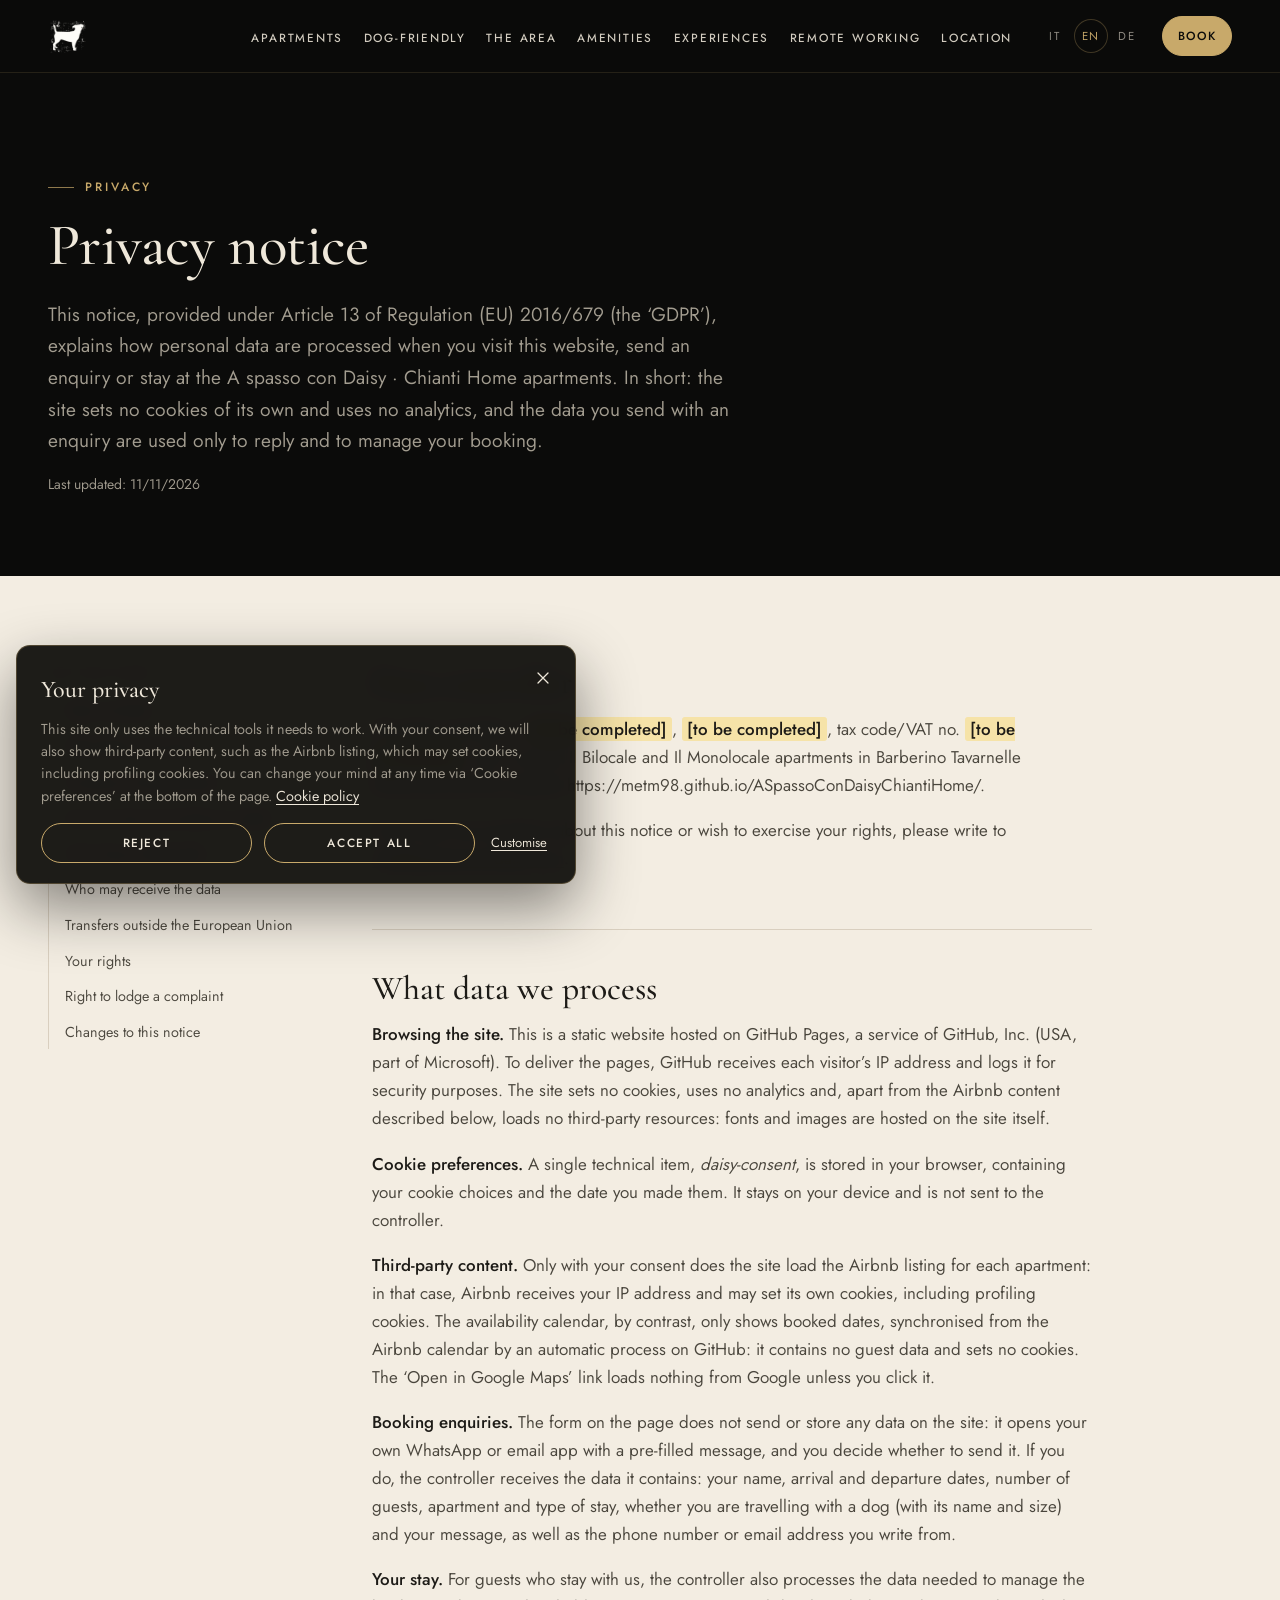
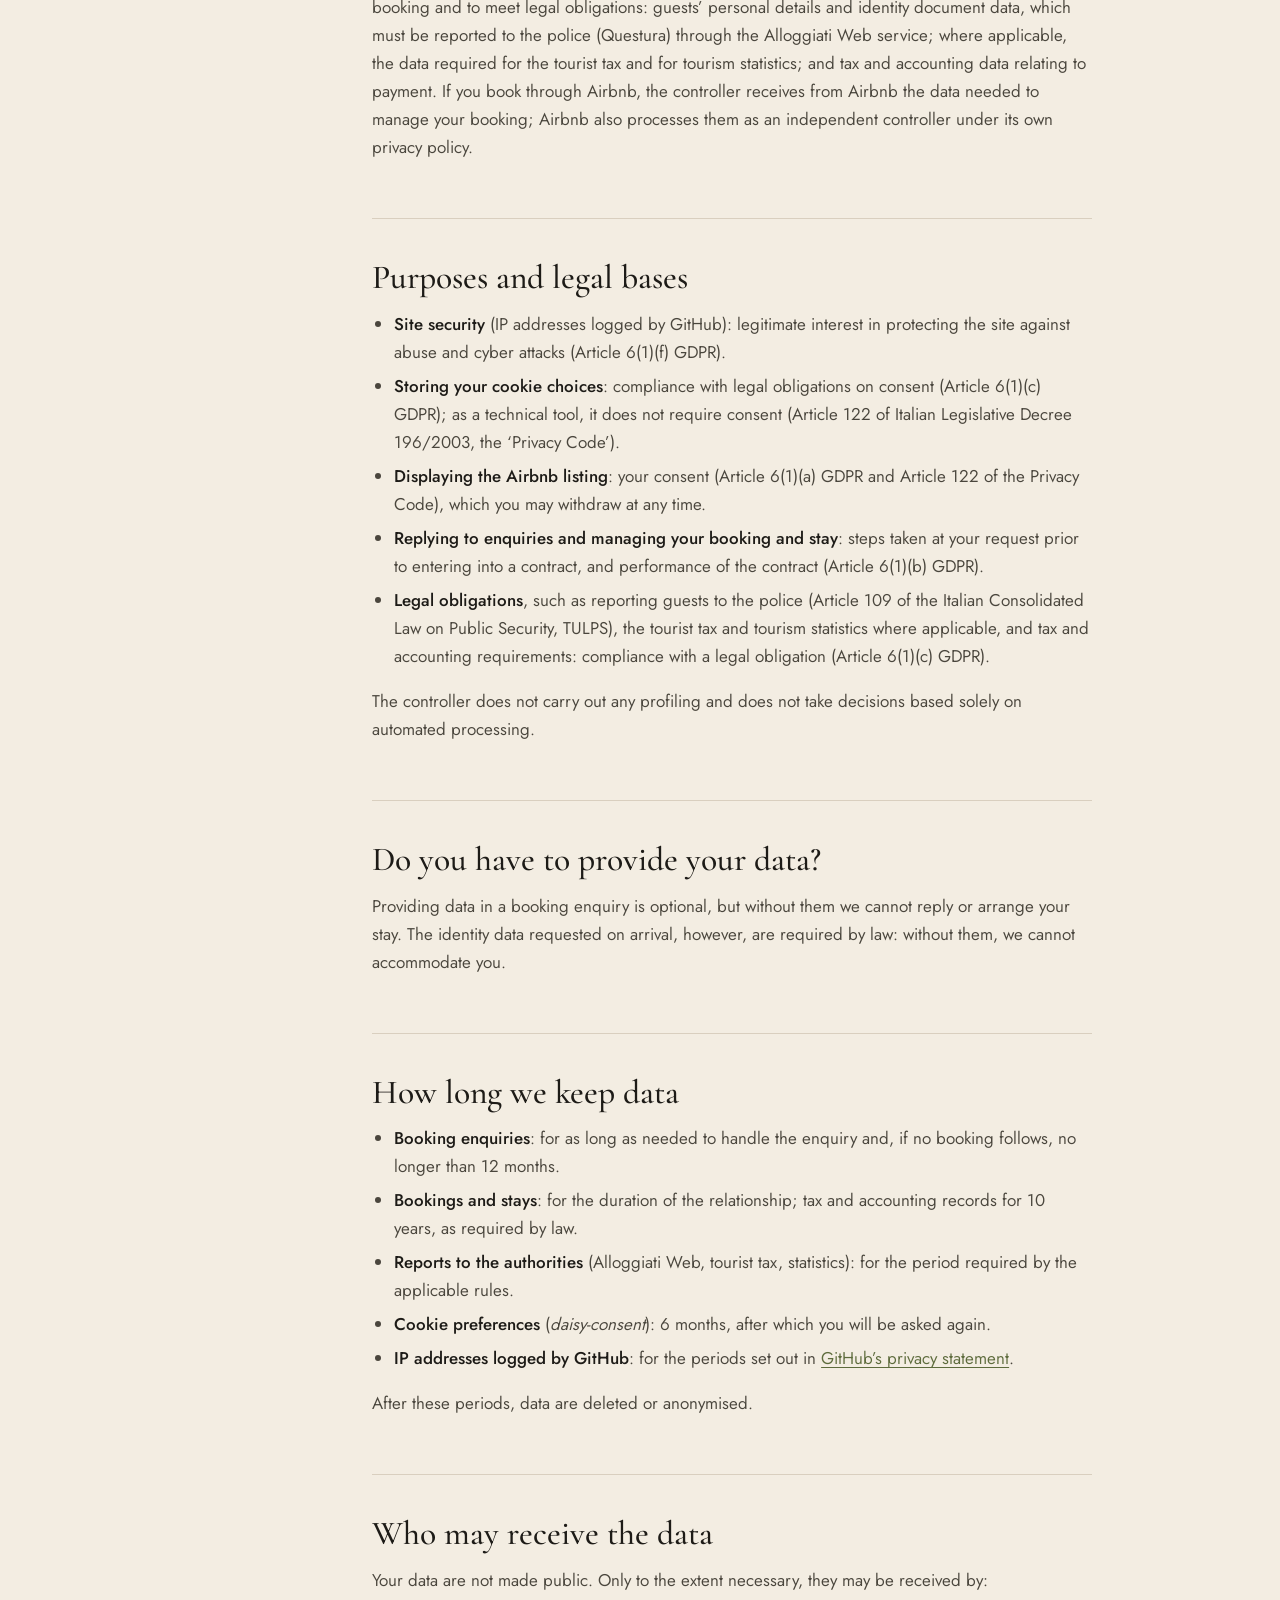
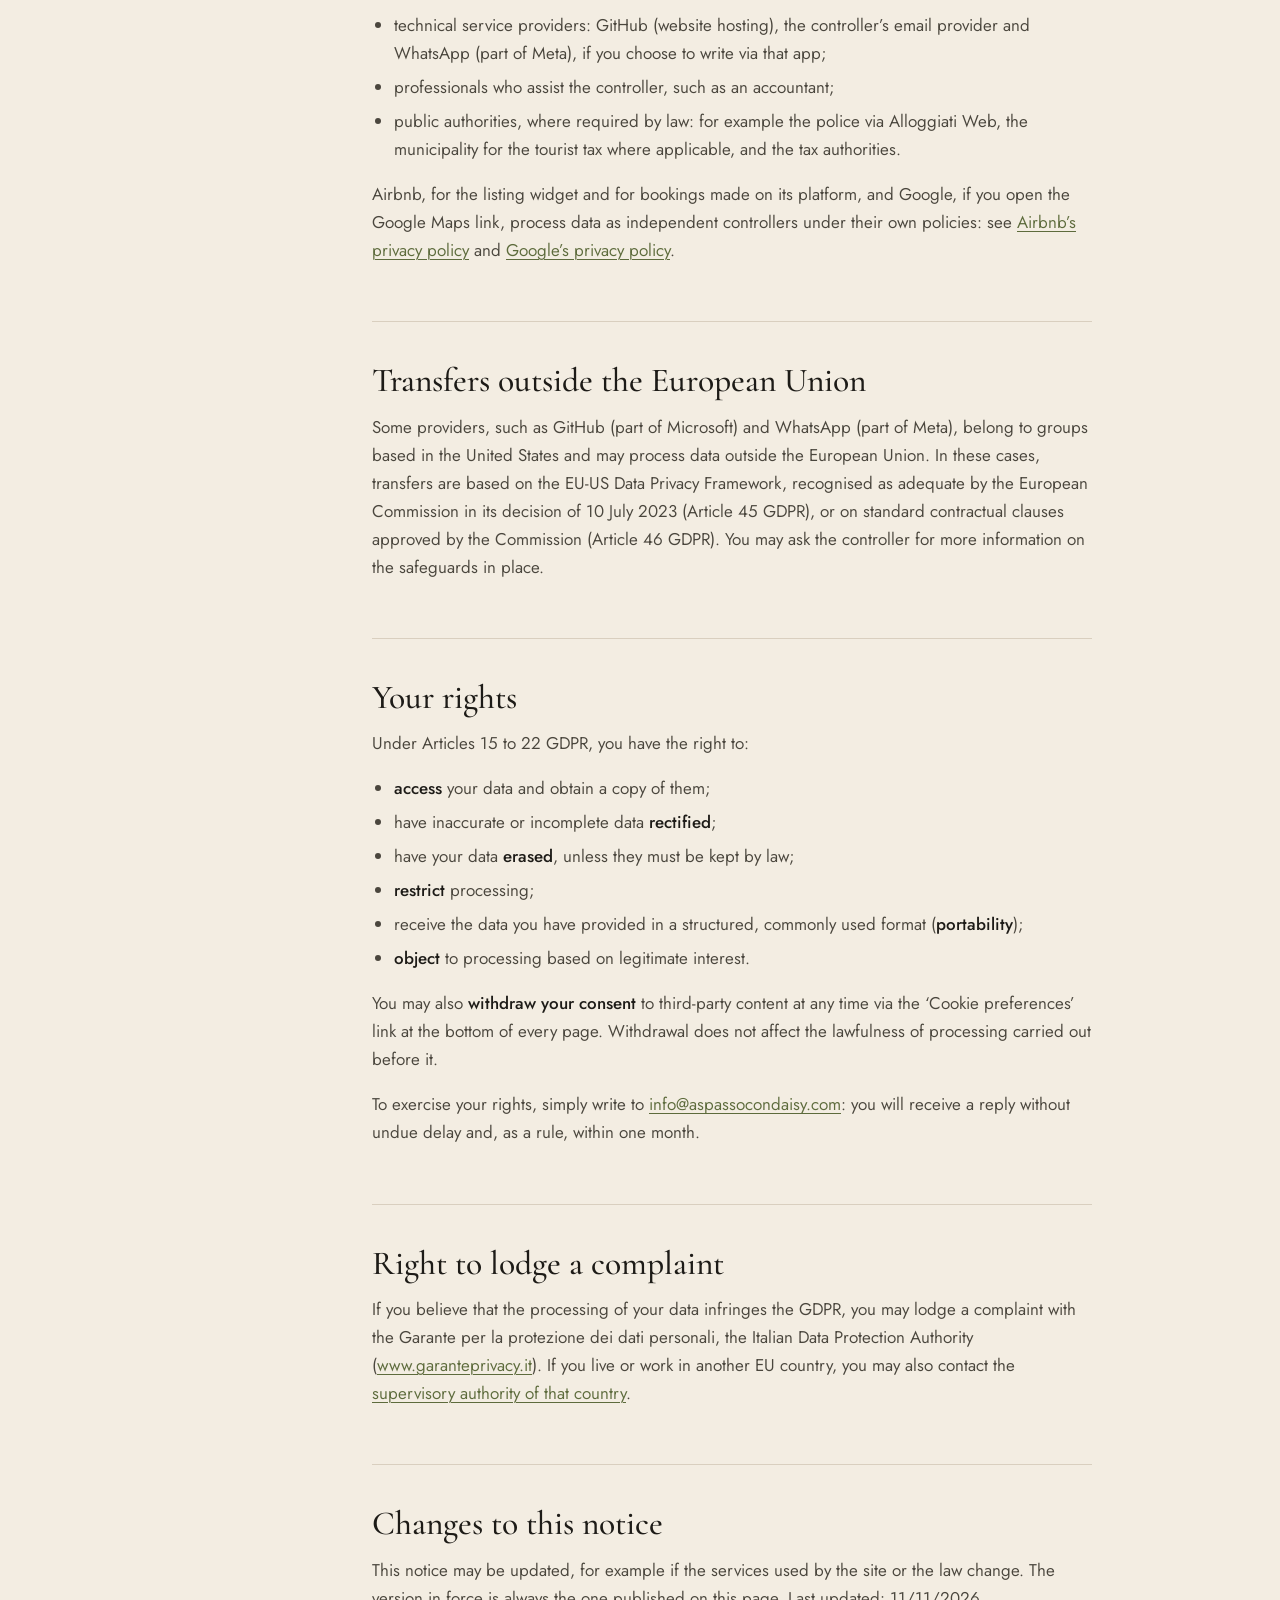
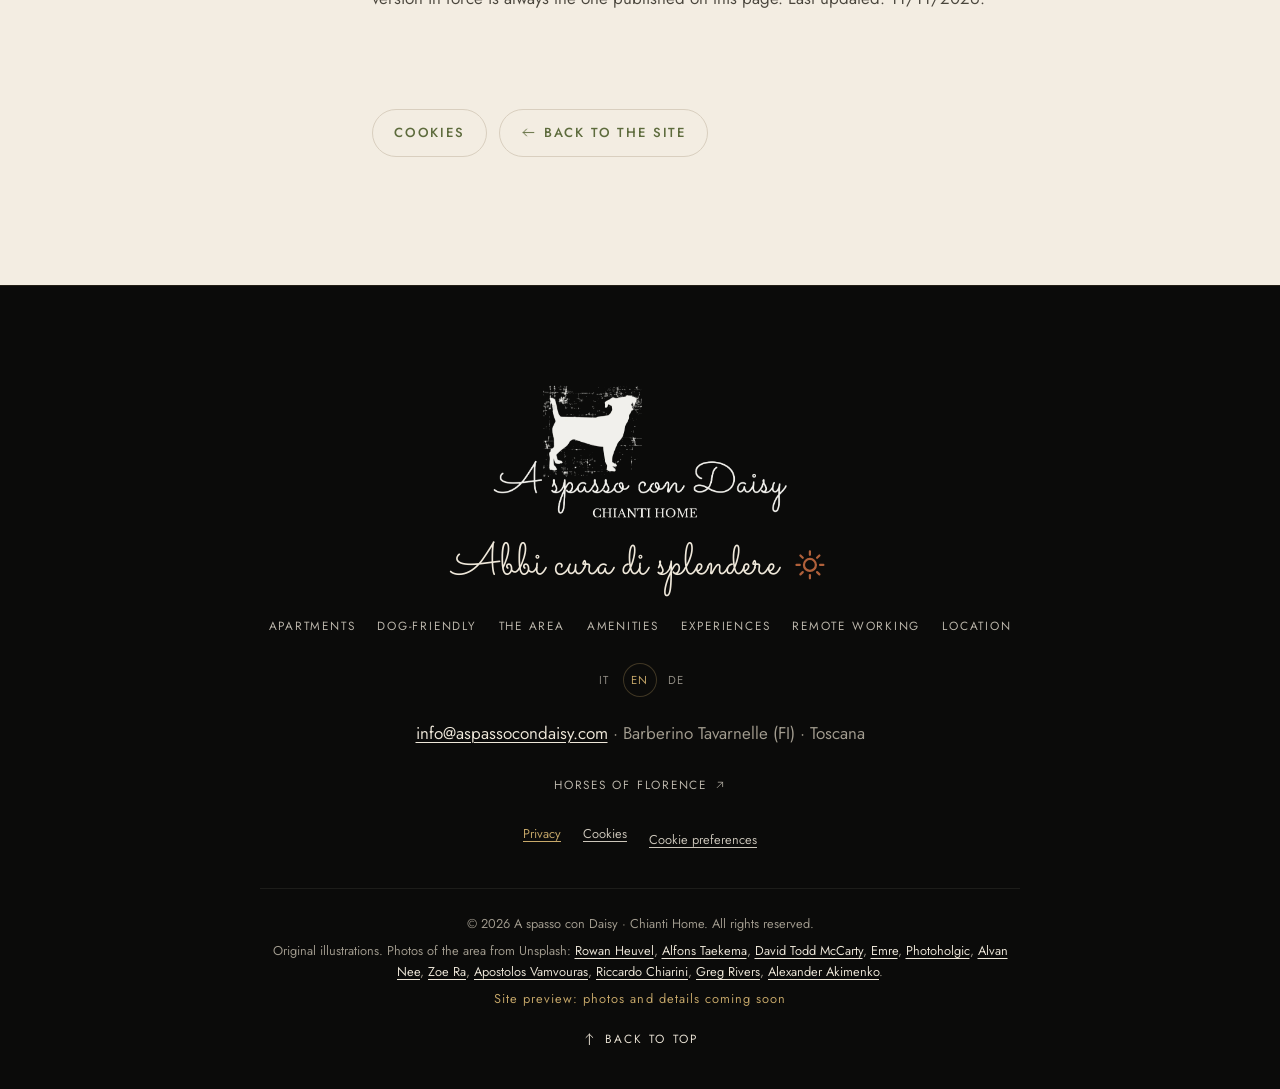
<file: en/privacy/index.html>
<!doctype html>
<html lang="en" class="no-js">
<head>
<meta charset="utf-8">
<meta name="viewport" content="width=device-width, initial-scale=1, viewport-fit=cover">
<title>Privacy notice · A spasso con Daisy · Chianti Home</title>
<meta name="description" content="Privacy notice for A spasso con Daisy · Chianti Home: what personal data we process, why, for how long and how to exercise your rights.">
<meta name="robots" content="noindex, nofollow">
<meta name="theme-color" content="#0b0b0a">
<meta name="color-scheme" content="light">
<link rel="canonical" href="https://metm98.github.io/ASpassoConDaisyChiantiHome/en/privacy/">
<link rel="alternate" hreflang="it" href="https://metm98.github.io/ASpassoConDaisyChiantiHome/privacy/">
<link rel="alternate" hreflang="en" href="https://metm98.github.io/ASpassoConDaisyChiantiHome/en/privacy/">
<link rel="alternate" hreflang="de" href="https://metm98.github.io/ASpassoConDaisyChiantiHome/de/privacy/">
<link rel="alternate" hreflang="x-default" href="https://metm98.github.io/ASpassoConDaisyChiantiHome/privacy/">
<meta property="og:type" content="website">
<meta property="og:site_name" content="A spasso con Daisy · Chianti Home">
<meta property="og:title" content="Privacy notice · A spasso con Daisy · Chianti Home">
<meta property="og:description" content="Privacy notice for A spasso con Daisy · Chianti Home: what personal data we process, why, for how long and how to exercise your rights.">
<meta property="og:url" content="https://metm98.github.io/ASpassoConDaisyChiantiHome/en/privacy/">
<meta property="og:locale" content="en_GB">
<meta property="og:image" content="https://metm98.github.io/ASpassoConDaisyChiantiHome/assets/img/brand/og-image.jpg">
<meta property="og:image:width" content="1200">
<meta property="og:image:height" content="630">
<meta property="og:image:alt" content="A spasso con Daisy, Chianti Home logo">
<meta name="twitter:card" content="summary_large_image">
<link rel="icon" type="image/png" sizes="32x32" href="../../assets/img/brand/favicon-32.png">
<link rel="icon" type="image/png" sizes="48x48" href="../../assets/img/brand/favicon-48.png">
<link rel="apple-touch-icon" href="../../assets/img/brand/apple-touch-icon.png">
<link rel="manifest" href="../../site.webmanifest">
<link rel="preload" href="../../assets/fonts/cormorant-garamond.woff2" as="font" type="font/woff2" crossorigin>
<link rel="preload" href="../../assets/fonts/jost.woff2" as="font" type="font/woff2" crossorigin>
<link rel="stylesheet" href="../../assets/css/style.css">
<script>document.documentElement.classList.replace('no-js','js')</script>
</head>
<body class="page-privacy">
<svg xmlns="http://www.w3.org/2000/svg" class="sprite" aria-hidden="true" focusable="false"><symbol id="i-arrow-down" viewBox="0 0 24 24"><g fill="none" stroke="currentColor" stroke-width="1.5" stroke-linecap="round" stroke-linejoin="round"><path d="M12 3.5v17M6.5 15l5.5 5.5 5.5-5.5"/></g></symbol><symbol id="i-arrow-right" viewBox="0 0 24 24"><g fill="none" stroke="currentColor" stroke-width="1.5" stroke-linecap="round" stroke-linejoin="round"><path d="M3.5 12h17M15 6.5l5.5 5.5-5.5 5.5"/></g></symbol><symbol id="i-arrow-up-right" viewBox="0 0 24 24"><g fill="none" stroke="currentColor" stroke-width="1.5" stroke-linecap="round" stroke-linejoin="round"><path d="M6.5 17.5l11-11M8.5 6.5h9v9"/></g></symbol><symbol id="i-close" viewBox="0 0 24 24"><g fill="none" stroke="currentColor" stroke-width="1.5" stroke-linecap="round" stroke-linejoin="round"><path d="M6 6l12 12M18 6 6 18"/></g></symbol><symbol id="i-sun" viewBox="0 0 24 24"><g fill="none" stroke="currentColor" stroke-width="1.5" stroke-linecap="round" stroke-linejoin="round"><circle cx="12" cy="12" r="4"/><path d="M12 5.2 12 3M16.81 7.19 18.36 5.64M18.8 12 21 12M16.81 16.81 18.36 18.36M12 18.8 12 21M7.19 16.81 5.64 18.36M5.2 12 3 12M7.19 7.19 5.64 5.64"/></g></symbol></svg>
<a class="skip" href="#main">Skip to content</a>
<header class="site-header" id="top">
  <div class="site-header__inner">
    <a class="brand" href="../../en/" aria-label="A spasso con Daisy — Chianti Home">
      <img class="brand__mark" src="../../assets/img/brand/mark-light.webp" width="44" height="44" alt="">
      <span class="brand__name">A spasso con Daisy</span>
    </a>
    <nav class="nav" id="nav" aria-label="Menu">
      <ul class="nav__list">
        <li><a class="nav__link" href="../../en/#apartments">Apartments</a></li>
        <li><a class="nav__link" href="../../en/#dogs">Dog-friendly</a></li>
        <li><a class="nav__link" href="../../en/#territory">The area</a></li>
        <li><a class="nav__link" href="../../en/#included">Amenities</a></li>
        <li><a class="nav__link" href="../../en/#experiences">Experiences</a></li>
        <li><a class="nav__link" href="../../en/#smartworking">Remote working</a></li>
        <li><a class="nav__link" href="../../en/#location">Location</a></li>
      </ul>
      <div class="nav__extra">
        <ul class="langs" aria-label="Language">
          <li><a href="../../privacy/" hreflang="it" lang="it">IT</a></li>
          <li><a href="../../en/privacy/" hreflang="en" lang="en" aria-current="true">EN</a></li>
          <li><a href="../../de/privacy/" hreflang="de" lang="de">DE</a></li>
        </ul>
        <a class="btn btn--gold btn--sm" href="../../en/#booking">Book</a>
      </div>
    </nav>
    <button class="menu-toggle" type="button" aria-controls="nav" aria-expanded="false" data-open="Open menu" data-close="Close menu">
      <span class="sr-only">Open menu</span>
      <span class="menu-toggle__bars" aria-hidden="true"></span>
    </button>
  </div>
</header>
<main id="main" class="legal">
  <section class="legal__hero">
    <div class="container">
      <p class="kicker kicker--gold">Privacy</p>
      <h1 class="h2 legal__title">Privacy notice</h1>
<p class="lead">This notice, provided under Article 13 of Regulation (EU) 2016/679 (the ‘GDPR’), explains how personal data are processed when you visit this website, send an enquiry or stay at the A spasso con Daisy · Chianti Home apartments. In short: the site sets no cookies of its own and uses no analytics, and the data you send with an enquiry are used only to reply and to manage your booking.</p>      <p class="small legal__updated">Last updated: 11/11/2026</p>
    </div>
  </section>
  <div class="container legal__body">
    <nav class="legal__toc" aria-labelledby="toc-title">
      <p class="legal__toc-title" id="toc-title">On this page</p>
      <ol>
<li><a href="#titolare">Data controller</a></li><li><a href="#dati-trattati">What data we process</a></li><li><a href="#finalita-basi-giuridiche">Purposes and legal bases</a></li><li><a href="#conferimento">Do you have to provide your data?</a></li><li><a href="#conservazione">How long we keep data</a></li><li><a href="#destinatari">Who may receive the data</a></li><li><a href="#trasferimenti-extra-ue">Transfers outside the European Union</a></li><li><a href="#diritti">Your rights</a></li><li><a href="#reclamo">Right to lodge a complaint</a></li><li><a href="#modifiche">Changes to this notice</a></li>      </ol>
    </nav>
    <article class="legal__content">
      <section id="titolare">
        <h2 class="h3">Data controller</h2>
        <p>The data controller is <strong><mark class="todo">[to be completed]</mark></strong>, <mark class="todo">[to be completed]</mark>, tax code/VAT no. <mark class="todo">[to be completed]</mark>, who runs the Il Bilocale and Il Monolocale apartments in Barberino Tavarnelle (Florence) and the website https://metm98.github.io/ASpassoConDaisyChiantiHome/.</p><p>If you have any questions about this notice or wish to exercise your rights, please write to <a href="mailto:info@aspassocondaisy.com">info@aspassocondaisy.com</a>.</p>
      </section>
      <section id="dati-trattati">
        <h2 class="h3">What data we process</h2>
        <p><strong>Browsing the site.</strong> This is a static website hosted on GitHub Pages, a service of GitHub, Inc. (USA, part of Microsoft). To deliver the pages, GitHub receives each visitor’s IP address and logs it for security purposes. The site sets no cookies, uses no analytics and, apart from the Airbnb content described below, loads no third-party resources: fonts and images are hosted on the site itself.</p><p><strong>Cookie preferences.</strong> A single technical item, <em>daisy-consent</em>, is stored in your browser, containing your cookie choices and the date you made them. It stays on your device and is not sent to the controller.</p><p><strong>Third-party content.</strong> Only with your consent does the site load the Airbnb listing for each apartment: in that case, Airbnb receives your IP address and may set its own cookies, including profiling cookies. The availability calendar, by contrast, only shows booked dates, synchronised from the Airbnb calendar by an automatic process on GitHub: it contains no guest data and sets no cookies. The ‘Open in Google Maps’ link loads nothing from Google unless you click it.</p><p><strong>Booking enquiries.</strong> The form on the page does not send or store any data on the site: it opens your own WhatsApp or email app with a pre-filled message, and you decide whether to send it. If you do, the controller receives the data it contains: your name, arrival and departure dates, number of guests, apartment and type of stay, whether you are travelling with a dog (with its name and size) and your message, as well as the phone number or email address you write from.</p><p><strong>Your stay.</strong> For guests who stay with us, the controller also processes the data needed to manage the booking and to meet legal obligations: guests’ personal details and identity document data, which must be reported to the police (Questura) through the Alloggiati Web service; where applicable, the data required for the tourist tax and for tourism statistics; and tax and accounting data relating to payment. If you book through Airbnb, the controller receives from Airbnb the data needed to manage your booking; Airbnb also processes them as an independent controller under its own privacy policy.</p>
      </section>
      <section id="finalita-basi-giuridiche">
        <h2 class="h3">Purposes and legal bases</h2>
        <ul><li><strong>Site security</strong> (IP addresses logged by GitHub): legitimate interest in protecting the site against abuse and cyber attacks (Article 6(1)(f) GDPR).</li><li><strong>Storing your cookie choices</strong>: compliance with legal obligations on consent (Article 6(1)(c) GDPR); as a technical tool, it does not require consent (Article 122 of Italian Legislative Decree 196/2003, the ‘Privacy Code’).</li><li><strong>Displaying the Airbnb listing</strong>: your consent (Article 6(1)(a) GDPR and Article 122 of the Privacy Code), which you may withdraw at any time.</li><li><strong>Replying to enquiries and managing your booking and stay</strong>: steps taken at your request prior to entering into a contract, and performance of the contract (Article 6(1)(b) GDPR).</li><li><strong>Legal obligations</strong>, such as reporting guests to the police (Article 109 of the Italian Consolidated Law on Public Security, TULPS), the tourist tax and tourism statistics where applicable, and tax and accounting requirements: compliance with a legal obligation (Article 6(1)(c) GDPR).</li></ul><p>The controller does not carry out any profiling and does not take decisions based solely on automated processing.</p>
      </section>
      <section id="conferimento">
        <h2 class="h3">Do you have to provide your data?</h2>
        <p>Providing data in a booking enquiry is optional, but without them we cannot reply or arrange your stay. The identity data requested on arrival, however, are required by law: without them, we cannot accommodate you.</p>
      </section>
      <section id="conservazione">
        <h2 class="h3">How long we keep data</h2>
        <ul><li><strong>Booking enquiries</strong>: for as long as needed to handle the enquiry and, if no booking follows, no longer than 12 months.</li><li><strong>Bookings and stays</strong>: for the duration of the relationship; tax and accounting records for 10 years, as required by law.</li><li><strong>Reports to the authorities</strong> (Alloggiati Web, tourist tax, statistics): for the period required by the applicable rules.</li><li><strong>Cookie preferences</strong> (<em>daisy-consent</em>): 6 months, after which you will be asked again.</li><li><strong>IP addresses logged by GitHub</strong>: for the periods set out in <a href="https://docs.github.com/en/site-policy/privacy-policies/github-general-privacy-statement" target="_blank" rel="noopener">GitHub’s privacy statement</a>.</li></ul><p>After these periods, data are deleted or anonymised.</p>
      </section>
      <section id="destinatari">
        <h2 class="h3">Who may receive the data</h2>
        <p>Your data are not made public. Only to the extent necessary, they may be received by:</p><ul><li>technical service providers: GitHub (website hosting), the controller’s email provider and WhatsApp (part of Meta), if you choose to write via that app;</li><li>professionals who assist the controller, such as an accountant;</li><li>public authorities, where required by law: for example the police via Alloggiati Web, the municipality for the tourist tax where applicable, and the tax authorities.</li></ul><p>Airbnb, for the listing widget and for bookings made on its platform, and Google, if you open the Google Maps link, process data as independent controllers under their own policies: see <a href="https://www.airbnb.co.uk/help/article/2855" target="_blank" rel="noopener">Airbnb’s privacy policy</a> and <a href="https://policies.google.com/privacy?hl=en-GB" target="_blank" rel="noopener">Google’s privacy policy</a>.</p>
      </section>
      <section id="trasferimenti-extra-ue">
        <h2 class="h3">Transfers outside the European Union</h2>
        <p>Some providers, such as GitHub (part of Microsoft) and WhatsApp (part of Meta), belong to groups based in the United States and may process data outside the European Union. In these cases, transfers are based on the EU-US Data Privacy Framework, recognised as adequate by the European Commission in its decision of 10 July 2023 (Article 45 GDPR), or on standard contractual clauses approved by the Commission (Article 46 GDPR). You may ask the controller for more information on the safeguards in place.</p>
      </section>
      <section id="diritti">
        <h2 class="h3">Your rights</h2>
        <p>Under Articles 15 to 22 GDPR, you have the right to:</p><ul><li><strong>access</strong> your data and obtain a copy of them;</li><li>have inaccurate or incomplete data <strong>rectified</strong>;</li><li>have your data <strong>erased</strong>, unless they must be kept by law;</li><li><strong>restrict</strong> processing;</li><li>receive the data you have provided in a structured, commonly used format (<strong>portability</strong>);</li><li><strong>object</strong> to processing based on legitimate interest.</li></ul><p>You may also <strong>withdraw your consent</strong> to third-party content at any time via the ‘Cookie preferences’ link at the bottom of every page. Withdrawal does not affect the lawfulness of processing carried out before it.</p><p>To exercise your rights, simply write to <a href="mailto:info@aspassocondaisy.com">info@aspassocondaisy.com</a>: you will receive a reply without undue delay and, as a rule, within one month.</p>
      </section>
      <section id="reclamo">
        <h2 class="h3">Right to lodge a complaint</h2>
        <p>If you believe that the processing of your data infringes the GDPR, you may lodge a complaint with the Garante per la protezione dei dati personali, the Italian Data Protection Authority (<a href="https://www.garanteprivacy.it" target="_blank" rel="noopener">www.garanteprivacy.it</a>). If you live or work in another EU country, you may also contact the <a href="https://www.edpb.europa.eu/about-edpb/about-edpb/members_en" target="_blank" rel="noopener">supervisory authority of that country</a>.</p>
      </section>
      <section id="modifiche">
        <h2 class="h3">Changes to this notice</h2>
        <p>This notice may be updated, for example if the services used by the site or the law change. The version in force is always the one published on this page. Last updated: 11/11/2026.</p>
      </section>
      <div class="legal__actions">
        <a class="btn btn--outline" href="../../en/cookie/">Cookies</a>
        <a class="btn btn--outline" href="../../en/"><svg class="icon icon--left" aria-hidden="true" focusable="false"><use href="#i-arrow-right"></use></svg><span>Back to the site</span></a>
      </div>
    </article>
  </div>
</main>
<footer class="site-footer">
  <div class="container site-footer__inner">
    <img class="site-footer__logo" src="../../assets/img/brand/logo-light.webp" width="989" height="459" alt="A spasso con Daisy — Chianti Home" loading="lazy" decoding="async">
    <p class="script site-footer__tagline">Abbi cura di splendere <span class="sun" aria-hidden="true"><svg class="icon " aria-hidden="true" focusable="false"><use href="#i-sun"></use></svg></span></p>
    <nav aria-label="Footer">
      <ul class="site-footer__nav">
<li><a href="../../en/#apartments">Apartments</a></li><li><a href="../../en/#dogs">Dog-friendly</a></li><li><a href="../../en/#territory">The area</a></li><li><a href="../../en/#included">Amenities</a></li><li><a href="../../en/#experiences">Experiences</a></li><li><a href="../../en/#smartworking">Remote working</a></li><li><a href="../../en/#location">Location</a></li>      </ul>
    </nav>
    <ul class="langs langs--footer" aria-label="Language">
      <li><a href="../../privacy/" hreflang="it" lang="it">IT</a></li>
      <li><a href="../../en/privacy/" hreflang="en" lang="en" aria-current="true">EN</a></li>
      <li><a href="../../de/privacy/" hreflang="de" lang="de">DE</a></li>
    </ul>
    <p class="site-footer__contact"><a href="mailto:info@aspassocondaisy.com">info@aspassocondaisy.com</a> · Barberino Tavarnelle (FI) · Toscana</p>
    <p class="site-footer__partner"><a href="https://metm98.github.io/HorsesOfFlorence/en/" target="_blank" rel="noopener">Horses of Florence<svg class="icon " aria-hidden="true" focusable="false"><use href="#i-arrow-up-right"></use></svg><span class="sr-only"> (opens in a new tab)</span></a></p>
    <ul class="site-footer__legal">
      <li><a href="../../en/privacy/" aria-current="page">Privacy</a></li>
      <li><a href="../../en/cookie/">Cookies</a></li>
      <li><button class="link-button" type="button" data-consent-action="customize">Cookie preferences</button></li>
    </ul>
    <div class="site-footer__meta">
      <p>© 2026 A spasso con Daisy · Chianti Home. All rights reserved.</p>
      <p>
        Original illustrations.
        Photos of the area from Unsplash:
<a href="https://unsplash.com/photos/xYYBo69fvQE" target="_blank" rel="noopener">Rowan Heuvel</a>, <a href="https://unsplash.com/photos/VdAyo0CkbdQ" target="_blank" rel="noopener">Alfons Taekema</a>, <a href="https://unsplash.com/photos/MoU9RTtaxWw" target="_blank" rel="noopener">David Todd McCarty</a>, <a href="https://unsplash.com/photos/iRVq6avVGDE" target="_blank" rel="noopener">Emre</a>, <a href="https://unsplash.com/photos/jxy6anuB5b4" target="_blank" rel="noopener">Photoholgic</a>, <a href="https://unsplash.com/photos/T-0EW-SEbsE" target="_blank" rel="noopener">Alvan Nee</a>, <a href="https://unsplash.com/photos/sirEpWjfSmo" target="_blank" rel="noopener">Zoe Ra</a>, <a href="https://unsplash.com/photos/FjvIsYAqoic" target="_blank" rel="noopener">Apostolos Vamvouras</a>, <a href="https://unsplash.com/photos/_C-ZxPF-BtQ" target="_blank" rel="noopener">Riccardo Chiarini</a>, <a href="https://unsplash.com/photos/gRW6kNuibFo" target="_blank" rel="noopener">Greg Rivers</a>, <a href="https://unsplash.com/photos/vxzkxfJ8FlE" target="_blank" rel="noopener">Alexander Akimenko</a>.      </p>
<p class="site-footer__preview">Site preview: photos and details coming soon</p>      <a class="site-footer__top" href="#top"><svg class="icon icon--up" aria-hidden="true" focusable="false"><use href="#i-arrow-down"></use></svg><span>Back to top</span></a>
    </div>
  </div>
</footer>
<section class="consent" id="consent" aria-labelledby="consent-title" hidden>
  <button class="consent__close" type="button" data-consent-action="reject" aria-label="Close and reject"><svg class="icon " aria-hidden="true" focusable="false"><use href="#i-close"></use></svg></button>
  <h2 class="consent__title" id="consent-title">Your privacy</h2>
  <p class="consent__text">This site only uses the technical tools it needs to work. With your consent, we will also show third-party content, such as the Airbnb listing, which may set cookies, including profiling cookies. You can change your mind at any time via ‘Cookie preferences’ at the bottom of the page. <a href="../../en/cookie/">Cookie policy</a></p>
  <div class="consent__actions">
    <button class="btn btn--choice btn--sm" type="button" data-consent-action="reject">Reject</button>
    <button class="btn btn--choice btn--sm" type="button" data-consent-action="accept">Accept all</button>
    <button class="link-button consent__more" type="button" data-consent-action="customize">Customise</button>
  </div>
</section>
<dialog class="consent-dialog" id="consent-dialog" aria-labelledby="consent-dialog-title">
  <div class="consent-dialog__inner">
    <div class="consent-dialog__head">
      <h2 class="h3" id="consent-dialog-title">Cookie preferences</h2>
      <button class="consent__close consent__close--dialog" type="button" data-consent-action="dismiss" aria-label="Close menu"><svg class="icon " aria-hidden="true" focusable="false"><use href="#i-close"></use></svg></button>
    </div>
    <p class="small">Choose which content to enable. Technical tools are always on, as the site needs them to work. <a href="../../en/cookie/">Cookie policy</a></p>
    <ul class="consent-cats">
      <li class="consent-cat">
        <div><h3 class="consent-cat__title">Technical and necessary</h3><p>They remember your cookie choices. They do not track your browsing.</p></div>
        <span class="badge badge--outline">Always on</span>
      </li>
      <li class="consent-cat">
        <label class="switch">
          <span><span class="consent-cat__title">Third-party content</span><span class="consent-cat__text">The Airbnb listing and other external content. These services may set their own cookies, including profiling cookies.</span></span>
          <input type="checkbox" role="switch" name="embeds" data-consent-category="embeds">
          <span class="switch__track" aria-hidden="true"></span>
        </label>
      </li>
    </ul>
    <div class="consent-dialog__actions">
      <button class="btn btn--choice btn--sm" type="button" data-consent-action="reject">Reject</button>
      <button class="btn btn--choice btn--sm" type="button" data-consent-action="save">Save preferences</button>
      <button class="btn btn--choice btn--sm" type="button" data-consent-action="accept">Accept all</button>
    </div>
    <p class="consent-dialog__saved small" role="status" aria-live="polite"></p>
  </div>
</dialog>
<script type="application/json" id="consent-config">{"banner": "always", "categories": ["embeds"], "days": 180, "lang": "en", "saved": "Preferences saved", "version": 1}</script>
<script src="../../assets/js/consent.js" defer></script>
<script src="../../assets/js/main.js" defer></script>
</body>
</html>
</file>
<file: assets/css/style.css>
/* ==========================================================================
   A spasso con Daisy · Chianti Home
   Notte & luce: sezioni scure come il logo, alternate a pergamena e avorio.
   ========================================================================== */

/* ---------- Font (self-hosted, OFL) ---------- */
@font-face {
  font-family: "Cormorant Garamond";
  src: url("../fonts/cormorant-garamond.woff2") format("woff2");
  font-weight: 300 700;
  font-style: normal;
  font-display: swap;
}
@font-face {
  font-family: "Cormorant Garamond";
  src: url("../fonts/cormorant-garamond-italic.woff2") format("woff2");
  font-weight: 300 700;
  font-style: italic;
  font-display: swap;
}
@font-face {
  font-family: "Jost";
  src: url("../fonts/jost.woff2") format("woff2");
  font-weight: 100 900;
  font-style: normal;
  font-display: swap;
}
@font-face {
  font-family: "Sacramento";
  src: url("../fonts/sacramento.woff2") format("woff2");
  font-weight: 400;
  font-style: normal;
  font-display: swap;
}

/* ---------- Token ---------- */
:root {
  --night: #0b0b0a;
  --night-2: #161512;
  --night-3: #23211c;
  --ink: #1d1b17;
  --ink-soft: #4a463d;
  --parchment: #f3ede2;
  --ivory: #faf6ef;
  --stone: #d9cfbf;
  --olive: #5d6b3c;
  --olive-light: #8f9a6a;
  --sage: #b7bd9d;
  --terracotta: #b0603a;
  --gold: #c8a96a;
  --gold-soft: rgba(200, 169, 106, .28);
  --cream: #efe8da;
  --muted-dark: #a39d90;

  --serif: "Cormorant Garamond", "Cormorant", Garamond, "Times New Roman", serif;
  --sans: "Jost", "Futura", "Avenir Next", "Segoe UI", system-ui, sans-serif;
  --script: "Sacramento", "Brush Script MT", cursive;

  --gutter: clamp(16px, 5vw, 48px);
  --max: 1200px;
  --radius: 4px;
  --radius-lg: 14px;
  --section-y: clamp(72px, 11vw, 148px);
  --header-h: 72px;
  --ease: cubic-bezier(.22, .61, .36, 1);
  --shadow: 0 1px 2px rgba(29, 27, 23, .05), 0 12px 32px -12px rgba(29, 27, 23, .18);
}

/* ---------- Reset essenziale ---------- */
*, *::before, *::after { box-sizing: border-box; }
html { -webkit-text-size-adjust: 100%; text-size-adjust: 100%; scroll-behavior: smooth; scroll-padding-top: var(--header-h); }
body {
  margin: 0;
  background: var(--parchment);
  color: var(--ink);
  font-family: var(--sans);
  font-size: clamp(1rem, .96rem + .2vw, 1.0625rem);
  font-weight: 380;
  line-height: 1.65;
  -webkit-font-smoothing: antialiased;
  -moz-osx-font-smoothing: grayscale;
  overflow-x: hidden;
}
[hidden] { display: none !important; }
img, svg { display: block; max-width: 100%; }
img { height: auto; }
h1, h2, h3, h4, p, ul, ol, dl, dd, figure, blockquote { margin: 0; }
ul, ol { padding: 0; list-style: none; }
a { color: inherit; text-decoration-thickness: 1px; text-underline-offset: .2em; }
button, input, select, textarea { font: inherit; color: inherit; }
:focus-visible { outline: 2px solid var(--gold); outline-offset: 3px; border-radius: 2px; }
.sprite { position: absolute; width: 0; height: 0; overflow: hidden; }
.sr-only {
  position: absolute !important; width: 1px; height: 1px; padding: 0; margin: -1px;
  overflow: hidden; clip: rect(0 0 0 0); white-space: nowrap; border: 0;
}
.skip {
  position: absolute; left: 12px; top: -60px; z-index: 100;
  background: var(--gold); color: var(--night); padding: 10px 16px; border-radius: var(--radius);
  text-decoration: none; font-weight: 500; transition: top .2s;
}
.skip:focus { top: 12px; }

/* ---------- Icone ---------- */
.icon { width: 1.25em; height: 1.25em; flex: none; stroke: currentColor; fill: none; }

/* ---------- Layout ---------- */
.container { width: 100%; max-width: calc(var(--max) + 2 * var(--gutter)); margin-inline: auto; padding-inline: var(--gutter); }
.section { position: relative; padding-block: var(--section-y); }
.section--light { background: var(--parchment); color: var(--ink); }
.section--ivory { background: var(--ivory); color: var(--ink); }
.section--night { background: var(--night); color: var(--cream); font-weight: 330; }

/* Orizzonte di colline e cipressi che separa luce e notte */
.edge {
  position: absolute; left: 0; right: 0; bottom: calc(100% - 1px);
  width: 100%; height: clamp(34px, 6vw, 90px);
  fill: var(--night); pointer-events: none;
}

/* ---------- Tipografia ---------- */
.kicker {
  display: inline-flex; align-items: center; gap: .9em;
  font-family: var(--sans); font-size: .75rem; font-weight: 500;
  letter-spacing: .24em; text-transform: uppercase; color: var(--olive);
  margin-bottom: 1.1rem;
}
.kicker::before { content: ""; width: 2.2em; height: 1px; background: currentColor; opacity: .7; }
.kicker--gold { color: var(--gold); }
.section-head--center .kicker::after { content: ""; width: 2.2em; height: 1px; background: currentColor; opacity: .7; }

.h2 {
  font-family: var(--serif); font-weight: 500;
  font-size: clamp(2.1rem, 1.45rem + 2.8vw, 3.7rem);
  line-height: 1.04; letter-spacing: -.01em;
  margin-bottom: 1.4rem; text-wrap: balance;
}
.h3 {
  font-family: var(--serif); font-weight: 500;
  font-size: clamp(1.55rem, 1.3rem + 1vw, 2.15rem);
  line-height: 1.12; margin-bottom: .8rem; text-wrap: balance;
}
.h4 {
  font-family: var(--serif); font-weight: 600;
  font-size: clamp(1.25rem, 1.15rem + .4vw, 1.45rem);
  line-height: 1.2; margin-bottom: .45rem;
}
.lead { font-size: clamp(1.05rem, 1rem + .3vw, 1.2rem); color: var(--ink-soft); max-width: 62ch; }
.lead + .lead { margin-top: 1em; }
.section--night .lead { color: var(--muted-dark); }
.small { font-size: .875rem; color: var(--ink-soft); }
.section--night .small { color: var(--muted-dark); }
.script { font-family: var(--script); font-weight: 400; line-height: 1; }

.section-head { max-width: 760px; margin-bottom: clamp(40px, 6vw, 72px); }
.section-head--center { margin-inline: auto; text-align: center; }
.section-head--center .lead { margin-inline: auto; }

/* ---------- Bottoni & badge ---------- */
.btn {
  --btn-bg: transparent; --btn-fg: currentColor; --btn-bd: currentColor;
  display: inline-flex; align-items: center; justify-content: center; gap: .6em;
  min-height: 48px; padding: .75em 1.6em;
  background: var(--btn-bg); color: var(--btn-fg); border: 1px solid var(--btn-bd);
  border-radius: 999px; cursor: pointer; text-decoration: none;
  font-family: var(--sans); font-size: .82rem; font-weight: 500; letter-spacing: .14em; text-transform: uppercase;
  transition: background-color .3s var(--ease), color .3s var(--ease), border-color .3s var(--ease), transform .3s var(--ease);
}
.btn:hover { transform: translateY(-1px); }
.btn .icon { width: 1.15em; height: 1.15em; }
.btn--gold { --btn-bg: var(--gold); --btn-fg: var(--night); --btn-bd: var(--gold); }
.btn--gold:hover { --btn-bg: #d8bc82; --btn-bd: #d8bc82; }
.btn--ghost { --btn-fg: var(--cream); --btn-bd: rgba(239, 232, 218, .45); }
.btn--ghost:hover { --btn-bd: var(--cream); --btn-bg: rgba(239, 232, 218, .06); }
.btn--dark { --btn-bg: var(--ink); --btn-fg: var(--ivory); --btn-bd: var(--ink); }
.btn--dark:hover { --btn-bg: var(--olive); --btn-bd: var(--olive); }
.btn--sm { min-height: 40px; padding: .55em 1.25em; font-size: .74rem; }

.badge {
  display: inline-flex; align-items: center; gap: .5em;
  padding: .4em .9em; border-radius: 999px;
  font-size: .7rem; font-weight: 500; letter-spacing: .16em; text-transform: uppercase; line-height: 1.2;
}
.badge .icon { width: 1.1em; height: 1.1em; }
.badge--dark { background: rgba(11, 11, 10, .78); color: var(--cream); backdrop-filter: blur(6px); -webkit-backdrop-filter: blur(6px); }
.badge--gold { background: var(--gold-soft); color: var(--gold); }
.badge--outline { border: 1px solid var(--gold-soft); color: var(--gold); }

/* ---------- Header ---------- */
.site-header {
  position: fixed; inset: 0 0 auto; z-index: 50;
  height: var(--header-h); color: var(--cream);
  transition: background-color .4s var(--ease), box-shadow .4s var(--ease), backdrop-filter .4s;
}
.site-header.is-solid {
  background: rgba(11, 11, 10, .86);
  backdrop-filter: blur(12px) saturate(1.2); -webkit-backdrop-filter: blur(12px) saturate(1.2);
  box-shadow: 0 1px 0 rgba(200, 169, 106, .14);
}
.site-header__inner {
  height: 100%; max-width: calc(1360px + 2 * var(--gutter)); margin-inline: auto; padding-inline: var(--gutter);
  display: flex; align-items: center; justify-content: space-between; gap: 24px;
}
.brand { display: flex; align-items: center; gap: 10px; text-decoration: none; flex: none; }
.brand__mark { width: 40px; height: 40px; }
.brand__name { font-family: var(--script); font-size: 1.75rem; line-height: 1; padding-top: .15em; white-space: nowrap; }

.nav { display: flex; align-items: center; gap: clamp(16px, 2vw, 32px); }
@media (min-width: 1181px) and (max-width: 1399px) { .brand__name { display: none; } .site-header__inner { gap: 16px; } }
.nav__list { display: flex; gap: clamp(14px, 1.6vw, 26px); }
.nav__link {
  position: relative; text-decoration: none;
  font-size: .74rem; font-weight: 450; letter-spacing: .15em; text-transform: uppercase; white-space: nowrap;
  padding-block: 6px; opacity: .88; transition: opacity .2s;
}
.nav__link::after {
  content: ""; position: absolute; left: 0; right: 0; bottom: 0; height: 1px; background: var(--gold);
  transform: scaleX(0); transform-origin: left; transition: transform .35s var(--ease);
}
.nav__link:hover, .nav__link.is-active { opacity: 1; }
.nav__link:hover::after, .nav__link.is-active::after { transform: scaleX(1); }
.nav__extra { display: flex; align-items: center; gap: 18px; }

.langs { display: flex; gap: 2px; font-size: .72rem; letter-spacing: .12em; }
.langs a {
  display: inline-grid; place-items: center; min-width: 34px; min-height: 34px; padding: 0 4px;
  text-decoration: none; border-radius: 999px; opacity: .6; transition: opacity .2s, background-color .2s;
}
.langs a:hover { opacity: 1; }
.langs a[aria-current] { opacity: 1; color: var(--gold); box-shadow: inset 0 0 0 1px var(--gold-soft); }

.menu-toggle {
  display: none; position: relative; width: 48px; height: 48px; margin-right: -8px;
  background: none; border: 0; cursor: pointer; color: inherit;
}
.menu-toggle__bars, .menu-toggle__bars::before, .menu-toggle__bars::after {
  position: absolute; left: 13px; width: 22px; height: 1.5px; background: currentColor; border-radius: 2px;
  transition: transform .35s var(--ease), opacity .2s;
}
.menu-toggle__bars { top: 50%; transform: translateY(-50%); }
.menu-toggle__bars::before, .menu-toggle__bars::after { content: ""; left: 0; }
.menu-toggle__bars::before { top: -7px; }
.menu-toggle__bars::after { top: 7px; width: 14px; }
.menu-open .menu-toggle__bars { background: transparent; }
.menu-open .menu-toggle__bars::before { transform: translateY(7px) rotate(45deg); }
.menu-open .menu-toggle__bars::after { transform: translateY(-7px) rotate(-45deg); width: 22px; }

@media (max-width: 1180px) {
  .menu-toggle { display: block; z-index: 2; }
  .nav {
    position: fixed; inset: 0; z-index: 1;
    flex-direction: column; justify-content: center; align-items: center; gap: 36px;
    padding: calc(var(--header-h) + 16px) var(--gutter) 40px;
    background: radial-gradient(120% 80% at 50% 0%, #1a1814 0%, var(--night) 60%);
    opacity: 0; visibility: hidden; transition: opacity .4s var(--ease), visibility .4s;
    overflow-y: auto;
  }
  .menu-open .nav { opacity: 1; visibility: visible; }
  .nav__list { flex-direction: column; align-items: center; gap: 6px; }
  .nav__link {
    font-family: var(--serif); font-size: clamp(1.7rem, 6vw, 2.3rem); font-weight: 500;
    letter-spacing: 0; text-transform: none; padding-block: 4px;
  }
  .nav__link::after { display: none; }
  .nav__extra { flex-direction: column; gap: 20px; }
  .langs { font-size: .85rem; }
  .langs a { min-width: 44px; min-height: 44px; }
  .menu-open { overflow: hidden; }
  .menu-open .site-header { background: transparent; box-shadow: none; backdrop-filter: none; -webkit-backdrop-filter: none; }
}
.no-js .nav { position: static; opacity: 1; visibility: visible; }

/* ---------- Hero ---------- */
.hero {
  position: relative; isolation: isolate; overflow: hidden;
  min-height: 100vh; min-height: 100svh;
  display: flex; flex-direction: column; align-items: center; justify-content: center;
  padding: calc(var(--header-h) + 24px) var(--gutter) clamp(170px, 30vw, 300px);
  background:
    radial-gradient(60% 50% at 50% 38%, rgba(200, 169, 106, .09) 0%, rgba(200, 169, 106, 0) 70%),
    radial-gradient(120% 70% at 50% 110%, #22201a 0%, var(--night) 60%);
  color: var(--cream); text-align: center;
}
.hero__content { position: relative; z-index: 2; display: flex; flex-direction: column; align-items: center; max-width: 900px; }
.hero__kicker { margin-bottom: clamp(12px, 2.5vh, 28px); }
.hero__kicker::after { content: ""; width: 2.2em; height: 1px; background: currentColor; opacity: .7; }
.hero__title { margin: 0; }
.hero__logo { width: min(640px, 86vw); max-height: 42vh; object-fit: contain; animation: rise 1.4s var(--ease) both; }
.hero__tagline {
  font-family: var(--serif); font-style: italic; font-weight: 400;
  font-size: clamp(1.25rem, 1.05rem + 1vw, 1.75rem); line-height: 1.35;
  max-width: 34ch; margin-top: clamp(8px, 2vh, 20px); color: var(--cream);
  animation: rise 1.4s .2s var(--ease) both;
}
.hero__facts {
  display: flex; flex-wrap: wrap; justify-content: center; gap: 10px 26px;
  margin-top: clamp(18px, 3vh, 30px);
  font-size: .78rem; letter-spacing: .12em; text-transform: uppercase; color: var(--muted-dark);
  animation: rise 1.4s .35s var(--ease) both;
}
.hero__facts li { display: inline-flex; align-items: center; gap: .6em; }
.hero__facts .icon { color: var(--gold); }
.hero__ctas { display: flex; flex-wrap: wrap; justify-content: center; gap: 14px; margin-top: clamp(22px, 4vh, 40px); animation: rise 1.4s .5s var(--ease) both; }
.hero__hills { position: absolute; left: 0; right: 0; bottom: -1px; z-index: 1; height: clamp(200px, 36vw, 470px); pointer-events: none; }
.hero__hills svg { width: 100%; height: 100%; }

.hero .star { animation: twinkle 4s ease-in-out infinite; }
.hero .star:nth-of-type(3n) { animation-delay: -1.3s; animation-duration: 5.2s; }
.hero .star:nth-of-type(3n+1) { animation-delay: -2.6s; animation-duration: 3.6s; }

.hero .window { animation: glow 7s ease-in-out infinite; }
@keyframes glow { 0%, 100% { opacity: 1; } 45% { opacity: .78; } 55% { opacity: .95; } 70% { opacity: .84; } }
.hero__sky { position: absolute; inset: 0; z-index: 1; pointer-events: none; }
.firefly {
  position: absolute; width: 4px; height: 4px; border-radius: 50%;
  background: #f3d58f; box-shadow: 0 0 10px 3px rgba(243, 213, 143, .55);
  opacity: 0; animation: firefly 9s ease-in-out infinite;
}
.firefly:nth-child(1) { left: 12%; top: 72%; animation-delay: 0s; }
.firefly:nth-child(2) { left: 22%; top: 62%; animation-delay: 2.2s; animation-duration: 11s; }
.firefly:nth-child(3) { left: 34%; top: 78%; animation-delay: 4.1s; }
.firefly:nth-child(4) { left: 61%; top: 70%; animation-delay: 1.4s; animation-duration: 10s; }
.firefly:nth-child(5) { left: 73%; top: 60%; animation-delay: 5.3s; }
.firefly:nth-child(6) { left: 84%; top: 74%; animation-delay: 3.3s; animation-duration: 12s; }
.firefly:nth-child(7) { left: 47%; top: 82%; animation-delay: 6.4s; }
.firefly:nth-child(8) { left: 91%; top: 64%; animation-delay: 7.5s; animation-duration: 10.5s; }

@keyframes rise { from { opacity: 0; transform: translateY(18px); } to { opacity: 1; transform: none; } }
@keyframes nudge { 0%, 100% { transform: translateY(0); } 50% { transform: translateY(5px); } }
@keyframes twinkle { 0%, 100% { opacity: .25; } 50% { opacity: 1; } }
@keyframes firefly {
  0% { opacity: 0; transform: translate(0, 0); }
  20% { opacity: .9; }
  50% { opacity: .35; transform: translate(18px, -26px); }
  80% { opacity: .8; }
  100% { opacity: 0; transform: translate(-10px, -48px); }
}

/* ---------- Benvenuti ---------- */
.welcome { padding-top: clamp(40px, 6vw, 80px); }
.welcome__grid { display: grid; gap: clamp(36px, 6vw, 96px); align-items: center; }
.welcome__script { font-size: clamp(3.6rem, 2.8rem + 3.5vw, 6rem); color: var(--olive); margin-bottom: .1em; margin-left: -.06em; }
.poem {
  font-family: var(--serif); font-style: italic; font-weight: 400;
  font-size: clamp(1.25rem, 1.12rem + .6vw, 1.6rem); line-height: 1.5; color: var(--ink);
  padding-left: clamp(16px, 2.5vw, 28px); border-left: 1px solid var(--stone);
}
.poem p + p { margin-top: .35em; }
.poem__last { font-style: normal; font-weight: 600; letter-spacing: .02em; margin-top: .6em !important; color: var(--olive); }
.ornament { width: 140px; height: 28px; margin: clamp(48px, 7vw, 88px) auto; color: var(--olive-light); }
.highlights { display: grid; grid-template-columns: repeat(auto-fit, minmax(min(100%, 230px), 1fr)); gap: clamp(28px, 3vw, 40px); }
.highlight p { color: var(--ink-soft); font-size: .97rem; }
.highlight__icon {
  display: grid; place-items: center; width: 56px; height: 56px; margin-bottom: 18px;
  border-radius: 50%; border: 1px solid var(--stone); color: var(--olive); background: var(--ivory);
}
.highlight__icon .icon { width: 26px; height: 26px; }
@media (min-width: 900px) { .welcome__grid { grid-template-columns: 1.05fr 1fr; } }

/* ---------- Appartamenti ---------- */
.apartments__intro { display: grid; gap: clamp(20px, 3vw, 48px); align-items: center; margin-bottom: clamp(40px, 6vw, 72px); }
.apartments__intro .section-head { margin-bottom: 0; }
@media (min-width: 960px) { .apartments__intro { grid-template-columns: minmax(0, 1fr) minmax(0, 1.1fr); } }
.building img { width: 100%; height: auto; }
.building figcaption {
  margin-top: .2rem; text-align: center; font-family: var(--serif); font-style: italic;
  font-size: clamp(1rem, .95rem + .3vw, 1.15rem); color: var(--ink-soft);
}
.units { display: grid; gap: clamp(28px, 4vw, 48px); }
@media (min-width: 900px) { .units { grid-template-columns: 1fr 1fr; } }
.unit {
  display: flex; flex-direction: column; background: var(--parchment);
  border-radius: var(--radius-lg); overflow: hidden; box-shadow: var(--shadow);
  transition: transform .5s var(--ease), box-shadow .5s var(--ease);
}
.unit:hover { transform: translateY(-4px); box-shadow: 0 1px 2px rgba(29, 27, 23, .05), 0 22px 44px -16px rgba(29, 27, 23, .26); }
.unit__figure { position: relative; aspect-ratio: 4 / 3; background: var(--ivory); overflow: hidden; }
.unit__figure img { width: 100%; height: 100%; object-fit: cover; transition: transform 1.2s var(--ease); }
.unit:hover .unit__figure img { transform: scale(1.03); }
.unit__figure .badge { position: absolute; top: 16px; left: 16px; }
.unit__body { padding: clamp(24px, 3.2vw, 40px); display: flex; flex-direction: column; gap: .8rem; flex: 1; }
.unit__name { font-family: var(--serif); font-weight: 500; font-size: clamp(2rem, 1.7rem + 1.2vw, 2.6rem); line-height: 1; }
.unit__tagline { font-family: var(--serif); font-style: italic; font-size: 1.2rem; color: var(--olive); line-height: 1.3; }
.unit__body > p:not(.unit__tagline) { color: var(--ink-soft); }
.chips { display: flex; flex-wrap: wrap; gap: 8px; margin-top: auto; padding-top: .6rem; }
.chip {
  display: inline-flex; align-items: center; gap: .5em;
  padding: .45em .9em; border: 1px solid var(--stone); border-radius: 999px;
  font-size: .84rem; background: var(--ivory);
}
.chip .icon { color: var(--olive); width: 1.1em; height: 1.1em; }

/* ---------- Cani ---------- */
.dogs__grid { display: grid; gap: clamp(40px, 6vw, 88px); align-items: center; }
@media (min-width: 900px) { .dogs__grid { grid-template-columns: 1fr 1fr; } }
.dogs__art { position: relative; }
.dogs__illustration {
  -webkit-mask-image: radial-gradient(ellipse 64% 62% at 50% 56%, #000 58%, transparent 100%);
  mask-image: radial-gradient(ellipse 64% 62% at 50% 56%, #000 58%, transparent 100%);
}
.dogs__illustration svg { width: 100%; height: auto; }
.dogs .spark { animation: twinkle 3.2s ease-in-out infinite; }
.dogs .spark:nth-of-type(2n) { animation-delay: -1.1s; animation-duration: 4.4s; }
.dogs .spark:nth-of-type(3n) { animation-delay: -2.3s; animation-duration: 2.8s; }
.dogs .star { animation: twinkle 5s ease-in-out infinite; }
.dogs .star:nth-of-type(2n) { animation-delay: -2s; }
.dogs__photo {
  position: absolute; right: 2%; bottom: -6%; width: clamp(120px, 30%, 220px); aspect-ratio: 1;
  border-radius: 50%; overflow: hidden; border: 3px solid var(--night); box-shadow: 0 0 0 1px var(--gold-soft), 0 18px 40px rgba(0, 0, 0, .5);
}
.dogs__photo img, .dogs__photo .ph { width: 100%; height: 100%; object-fit: cover; }
.ticks { display: grid; gap: 14px; margin-top: 1.8rem; }
.ticks li { display: flex; gap: 14px; align-items: flex-start; }
.ticks .icon { width: 22px; height: 22px; margin-top: .15em; color: var(--gold); }
.ticks--light .icon { color: var(--olive); }
.note {
  display: flex; gap: 12px; align-items: flex-start; margin-top: 2rem; padding: 16px 20px;
  border: 1px solid var(--gold-soft); border-radius: var(--radius-lg); color: var(--muted-dark); font-size: .95rem;
}
.note .icon { color: var(--gold); margin-top: .2em; }

/* ---------- Territorio ---------- */
.mosaic { display: grid; gap: clamp(10px, 1.4vw, 18px); grid-template-columns: 1fr 1fr; margin-bottom: clamp(48px, 7vw, 88px); }
.mosaic__item { border-radius: var(--radius-lg); overflow: hidden; aspect-ratio: 4 / 3; }
.mosaic__item--main { grid-column: 1 / -1; aspect-ratio: 16 / 9; }
.mosaic__item img, .mosaic__item .ph { width: 100%; height: 100%; object-fit: cover; transition: transform 1.4s var(--ease); }
.mosaic__item:hover img { transform: scale(1.04); }
@media (min-width: 900px) {
  .mosaic { grid-template-columns: 2fr 1fr; grid-template-rows: 1fr 1fr; height: clamp(440px, 46vw, 600px); }
  .mosaic__item, .mosaic__item--main { aspect-ratio: auto; }
  .mosaic__item--main { grid-column: 1; grid-row: 1 / span 2; }
}
.places { display: grid; grid-template-columns: repeat(auto-fit, minmax(min(100%, 250px), 1fr)); gap: clamp(28px, 3vw, 44px); }
.place { padding-top: 22px; border-top: 1px solid var(--stone); }
.place p { color: var(--ink-soft); font-size: .97rem; }
.place__icon { display: inline-block; color: var(--olive); margin-bottom: 14px; }
.place__icon .icon { width: 30px; height: 30px; }
/* Fascia fotografica con citazione */
.band { position: relative; isolation: isolate; min-height: clamp(420px, 62vw, 760px); display: grid; place-items: center; padding: 96px var(--gutter) clamp(120px, 14vw, 200px); color: var(--cream); text-align: center; overflow: hidden; }
.band__media { position: absolute; inset: 0; z-index: -1; }
.band__media img, .band__media .ph { width: 100%; height: 100%; object-fit: cover; object-position: 50% 60%; }
.band::after { content: ""; position: absolute; inset: 0; z-index: -1; background: linear-gradient(180deg, rgba(11, 11, 10, .2) 0%, rgba(11, 11, 10, .42) 50%, rgba(11, 11, 10, .3) 100%); }
.band__quote { max-width: 900px; }
.band__quote blockquote p {
  font-family: var(--serif); font-style: italic; font-weight: 400;
  font-size: clamp(1.9rem, 1.3rem + 2.8vw, 3.4rem); line-height: 1.15; text-wrap: balance;
  text-shadow: 0 2px 24px rgba(0, 0, 0, .45);
}
.band__quote blockquote p::before { content: "“"; color: var(--gold); }
.band__quote blockquote p::after { content: "”"; color: var(--gold); }
.band__quote figcaption { margin-top: 1.2rem; font-size: clamp(2.2rem, 1.7rem + 1.8vw, 3.2rem); color: var(--cream); display: inline-flex; align-items: center; gap: .3em; text-shadow: 0 2px 18px rgba(0, 0, 0, .5); }
.band .sun .icon { color: var(--gold); }
.sun .icon { width: .8em; height: .8em; color: var(--terracotta); animation: spin 24s linear infinite; }
@keyframes spin { to { transform: rotate(360deg); } }

/* foto segnaposto (se una foto manca) */
.ph {
  display: grid; place-items: center; color: var(--olive-light);
  background:
    radial-gradient(120% 90% at 30% 20%, rgba(255, 255, 255, .5), transparent 60%),
    linear-gradient(160deg, var(--stone), var(--sage));
}
.ph .icon { width: 56px; height: 56px; opacity: .8; }

/* ---------- Al vostro servizio ---------- */
.stories { display: grid; gap: clamp(56px, 8vw, 112px); }
.story { display: grid; gap: clamp(24px, 4vw, 64px); align-items: center; }
.story__media { border-radius: var(--radius-lg); overflow: hidden; aspect-ratio: 4 / 3; position: relative; }
.story__media img { width: 100%; height: 100%; object-fit: cover; transition: transform 1.4s var(--ease); }
.story:hover .story__media img { transform: scale(1.04); }
.story__frame {
  height: 100%; display: grid; place-items: center;
  background:
    radial-gradient(70% 70% at 50% 40%, rgba(200, 169, 106, .14), transparent 70%),
    var(--night-2);
  border: 1px solid var(--gold-soft); border-radius: var(--radius-lg);
}
.story__frame span {
  display: grid; place-items: center; width: 46%; aspect-ratio: 4 / 5;
  border: 1px solid var(--gold-soft); outline: 1px solid var(--gold-soft); outline-offset: 10px; color: var(--gold);
}
.story__frame .icon { width: 64px; height: 64px; }
.story__num { font-variant-numeric: lining-nums; display: block; font-family: var(--serif); font-size: 1rem; letter-spacing: .2em; color: var(--gold); margin-bottom: .8rem; }
.story__body p { color: var(--muted-dark); max-width: 52ch; }
/* Collegamento discreto a Horses of Florence, nello stile dei «kicker» dorati */
.story__link {
  display: inline-flex; align-items: center; gap: .7em; margin-top: 1.5rem; padding-bottom: 7px;
  font-size: .74rem; font-weight: 500; letter-spacing: .22em; text-transform: uppercase; text-decoration: none; color: var(--gold);
  background: linear-gradient(currentColor, currentColor) 0 100% / 2.2em 1px no-repeat; transition: background-size .6s var(--ease);
}
.story__link:hover, .story__link:focus-visible { background-size: 100% 1px; }
.story__link .icon { width: 1.05em; height: 1.05em; transition: transform .6s var(--ease); }
.story__link:hover .icon { transform: translate(2px, -2px); }
@media (min-width: 900px) {
  .story { grid-template-columns: 1.1fr 1fr; }
  .story:nth-child(even) .story__media { order: 2; }
}

/* ---------- Incluso ---------- */
.amenities { display: grid; grid-template-columns: repeat(auto-fill, minmax(min(100%, 260px), 1fr)); gap: 0 clamp(24px, 3vw, 48px); }
.amenity {
  display: flex; gap: 16px; align-items: flex-start; padding-block: 18px; border-bottom: 1px solid var(--stone);
  font-size: .98rem;
}
.amenity .icon { width: 26px; height: 26px; color: var(--olive); }
.extras {
  display: grid; gap: 14px 40px; grid-template-columns: repeat(auto-fit, minmax(min(100%, 320px), 1fr));
  margin-top: clamp(36px, 5vw, 56px); padding: clamp(22px, 3vw, 32px) clamp(22px, 3.5vw, 40px);
  background: var(--olive); color: var(--ivory); border-radius: var(--radius-lg);
}
.extras li { font-variant-numeric: lining-nums; display: flex; gap: 14px; align-items: center; font-family: var(--serif); font-size: clamp(1.15rem, 1.05rem + .4vw, 1.35rem); line-height: 1.3; }
.extras .icon { width: 28px; height: 28px; color: var(--sage); }

/* ---------- Smartworking ---------- */
.smart__grid { display: grid; gap: clamp(40px, 6vw, 80px); align-items: start; }
@media (min-width: 960px) { .smart__grid { grid-template-columns: 1.05fr 1fr; } }
.formulas { display: grid; grid-template-columns: repeat(auto-fit, minmax(min(100%, 210px), 1fr)); gap: 16px; margin-top: 2rem; }
.formula { padding: 22px; border: 1px solid var(--stone); border-radius: var(--radius-lg); background: var(--parchment); }
.formula .icon { width: 28px; height: 28px; color: var(--terracotta); margin-bottom: 12px; }
.formula p { color: var(--ink-soft); font-size: .95rem; }
.smart__card {
  position: relative; padding: clamp(28px, 4vw, 48px); padding-top: clamp(40px, 5vw, 56px);
  background: var(--parchment); border-radius: var(--radius-lg); box-shadow: var(--shadow);
}
.smart__badge {
  position: absolute; top: -26px; left: clamp(28px, 4vw, 48px);
  display: grid; place-items: center; width: 52px; height: 52px; border-radius: 50%;
  background: var(--olive); color: var(--ivory);
}
.smart__badge .icon { width: 24px; height: 24px; }

/* ---------- Esperienze ---------- */
.experiences .badge { margin: 0 0 1.2rem; }
.strip { display: grid; grid-auto-flow: column; grid-auto-columns: minmax(240px, 1fr); gap: 16px; overflow-x: auto; margin-bottom: clamp(48px, 6vw, 72px); scroll-snap-type: x mandatory; scrollbar-width: none; }
.strip::-webkit-scrollbar { display: none; }
.strip__item { aspect-ratio: 3 / 2; border-radius: var(--radius-lg); overflow: hidden; scroll-snap-align: start; }
.strip__item img { width: 100%; height: 100%; object-fit: cover; }
@media (max-width: 700px) { .strip { grid-auto-columns: 78%; margin-right: calc(-1 * var(--gutter)); padding-right: var(--gutter); } }
.groups { display: grid; gap: clamp(36px, 4vw, 48px) clamp(28px, 3vw, 44px); }
@media (min-width: 700px) { .groups { grid-template-columns: 1fr 1fr; } }
@media (min-width: 1100px) { .groups { grid-template-columns: repeat(4, 1fr); } }
.group { padding-top: 22px; border-top: 1px solid rgba(200, 169, 106, .35); }
.group__title {
  font-family: var(--serif); font-weight: 500; font-style: italic; color: var(--gold);
  font-size: clamp(1.6rem, 1.4rem + .8vw, 2rem); margin-bottom: 1.2rem;
}
.group__list { display: grid; gap: 20px; }
.exp { display: flex; gap: 16px; align-items: flex-start; }
.exp > .icon { width: 28px; height: 28px; color: var(--gold); margin-top: .1em; }
.exp__title { font-family: var(--sans); font-weight: 500; font-size: 1rem; letter-spacing: .02em; color: var(--cream); margin-bottom: .15rem; }
.exp p { color: var(--muted-dark); font-size: .93rem; line-height: 1.55; }

/* ---------- Dove siamo ---------- */
.location__grid { display: grid; gap: clamp(40px, 6vw, 88px); align-items: center; }
@media (min-width: 900px) { .location__grid { grid-template-columns: .9fr 1fr; } }
.location__map { max-width: 520px; margin-inline: auto; width: 100%; }
.location__svg { border-radius: var(--radius-lg); overflow: hidden; box-shadow: var(--shadow); }
.location__svg svg { width: 100%; height: auto; }
.facts { display: grid; grid-template-columns: repeat(auto-fit, minmax(110px, 1fr)); gap: 18px; margin: 2rem 0 .4rem; }
.facts div { border-top: 1px solid var(--stone); padding-top: 12px; }
.facts dt { font-variant-numeric: lining-nums; font-family: var(--serif); font-size: clamp(2rem, 1.7rem + 1vw, 2.6rem); font-weight: 500; line-height: 1; color: var(--olive); }
.facts dd { font-size: .8rem; letter-spacing: .12em; text-transform: uppercase; color: var(--ink-soft); margin-top: 6px; }
.location .small { margin: 1.4rem 0; }

/* ---------- Prenota ---------- */
.booking__grid { display: grid; gap: clamp(24px, 3vw, 40px); align-items: start; }
@media (min-width: 980px) { .booking__grid { grid-template-columns: 1.25fr 1fr; } }
.form {
  display: grid; gap: 18px; padding: clamp(24px, 3.6vw, 44px);
  background: var(--night-2); border: 1px solid rgba(200, 169, 106, .18); border-radius: var(--radius-lg);
}
.form__row { display: grid; gap: 18px; grid-template-columns: repeat(auto-fit, minmax(min(100%, 200px), 1fr)); }
.field { display: grid; gap: 7px; }
.field > span { font-size: .72rem; font-weight: 500; letter-spacing: .16em; text-transform: uppercase; color: var(--muted-dark); }
.field input, .field select, .field textarea {
  width: 100%; min-height: 50px; padding: 12px 14px;
  background: var(--night); color: var(--cream);
  border: 1px solid rgba(239, 232, 218, .16); border-radius: 10px;
  font-size: 1rem; transition: border-color .2s, box-shadow .2s;
  color-scheme: dark;
}
.field textarea { resize: vertical; min-height: 96px; }
.field select {
  appearance: none; -webkit-appearance: none; padding-right: 40px;
  background-image: linear-gradient(45deg, transparent 50%, var(--gold) 50%), linear-gradient(135deg, var(--gold) 50%, transparent 50%);
  background-position: calc(100% - 20px) 52%, calc(100% - 15px) 52%;
  background-size: 5px 5px; background-repeat: no-repeat;
}
.field input::placeholder, .field textarea::placeholder { color: #6f6a60; }
.field input:focus, .field select:focus, .field textarea:focus { outline: none; border-color: var(--gold); box-shadow: 0 0 0 3px rgba(200, 169, 106, .18); }
.field input[aria-invalid="true"] { border-color: #d27b5a; }
.form__error { color: #e2a184; font-size: .9rem; margin-top: -6px; }
.check { display: flex; align-items: center; gap: 12px; cursor: pointer; min-height: 44px; user-select: none; }
.check input { position: absolute; opacity: 0; width: 1px; height: 1px; }
.check__box {
  display: grid; place-items: center; width: 24px; height: 24px; flex: none;
  border: 1px solid rgba(239, 232, 218, .3); border-radius: 6px; transition: background-color .2s, border-color .2s;
}
.check__box .icon { width: 16px; height: 16px; color: var(--night); opacity: 0; transition: opacity .2s; }
.check input:checked + .check__box { background: var(--gold); border-color: var(--gold); }
.check input:checked + .check__box .icon { opacity: 1; }
.check input:focus-visible + .check__box { outline: 2px solid var(--gold); outline-offset: 3px; }
.check > span:last-child { display: inline-flex; align-items: center; gap: .5em; }
.check > span:last-child .icon { color: var(--gold); }
.form__actions { display: flex; flex-wrap: wrap; gap: 12px; margin-top: 6px; }
.form__actions .btn { flex: 1 1 200px; }
.form__privacy { margin-top: -2px; }

.booking__aside { display: grid; gap: clamp(16px, 2vw, 24px); }
.card { padding: clamp(22px, 3vw, 32px); border-radius: var(--radius-lg); }
.card--night { background: var(--night-2); border: 1px solid rgba(200, 169, 106, .14); }
.card p { color: var(--muted-dark); font-size: .95rem; }
.card__head { display: flex; align-items: center; flex-wrap: wrap; gap: 10px 12px; margin-bottom: 12px; }
.card__head > .icon { color: var(--gold); width: 24px; height: 24px; }
.card__head .h4 { margin: 0; flex: 1; min-width: 0; }
.cal { display: grid; grid-template-columns: repeat(7, 1fr); gap: 6px; margin-top: 18px; filter: blur(.4px); opacity: .55; }
.cal span {
  display: grid; place-items: center; aspect-ratio: 1; border-radius: 8px; font-size: .78rem;
  background: rgba(239, 232, 218, .05); color: var(--muted-dark);
}
.cal .is-off { background: transparent; color: #5e5a52; text-decoration: line-through; }
.contacts { display: grid; gap: 10px; }
.contacts a { display: inline-flex; align-items: center; gap: 12px; text-decoration: none; min-height: 40px; word-break: break-word; }
.contacts a:hover span { text-decoration: underline; }
.contacts .icon { color: var(--gold); }
.policy { display: grid; gap: 8px; }
.policy li { position: relative; padding-left: 20px; color: var(--muted-dark); font-size: .95rem; }
.policy li::before { content: ""; position: absolute; left: 0; top: .7em; width: 8px; height: 1px; background: var(--gold); }

/* ---------- Footer ---------- */
.site-footer { background: var(--night); color: var(--muted-dark); padding: clamp(56px, 8vw, 96px) 0 40px; border-top: 1px solid rgba(200, 169, 106, .12); text-align: center; }
.site-footer__inner { display: flex; flex-direction: column; align-items: center; gap: 22px; }
.site-footer__logo { width: min(300px, 70vw); opacity: .95; }
.site-footer__tagline { font-size: clamp(2rem, 1.6rem + 1.5vw, 2.8rem); color: var(--cream); display: inline-flex; align-items: center; gap: .3em; }
.site-footer__nav { display: flex; flex-wrap: wrap; justify-content: center; gap: 6px 22px; font-size: .74rem; letter-spacing: .15em; text-transform: uppercase; }
.site-footer__nav a { text-decoration: none; color: var(--cream); opacity: .8; display: inline-block; padding: 6px 0; }
.site-footer__nav a:hover { opacity: 1; color: var(--gold); }
.langs--footer { color: var(--cream); }
.site-footer__contact a { color: var(--cream); }
.site-footer__partner a { display: inline-flex; align-items: center; gap: .6em; padding: 6px 0; font-size: .74rem; letter-spacing: .15em; text-transform: uppercase; text-decoration: none; color: var(--cream); opacity: .8; transition: opacity .3s, color .3s; }
.site-footer__partner a:hover, .site-footer__partner a:focus-visible { opacity: 1; color: var(--gold); }
.site-footer__partner .icon { width: 1em; height: 1em; }
.site-footer__meta { display: grid; gap: 6px; font-size: .8rem; max-width: 760px; margin-top: 10px; padding-top: 24px; border-top: 1px solid rgba(239, 232, 218, .08); }
.site-footer__meta a { color: var(--cream); }
.site-footer__preview { color: var(--gold); letter-spacing: .08em; }
.site-footer__top { display: inline-flex; align-items: center; justify-content: center; gap: 8px; margin-top: 14px; text-decoration: none; color: var(--cream); font-size: .74rem; letter-spacing: .18em; text-transform: uppercase; }
.icon--up { transform: rotate(180deg); }

/* ---------- Elementi comuni aggiunti ---------- */
.icon--left { transform: rotate(180deg); }
.link-button {
  background: none; border: 0; padding: 0; cursor: pointer; color: inherit;
  font: inherit; text-decoration: underline; text-underline-offset: .2em; text-decoration-thickness: 1px;
}
.btn--choice { --btn-bg: transparent; --btn-fg: var(--cream); --btn-bd: var(--gold); }
.btn--choice:hover { --btn-bg: var(--gold); --btn-fg: var(--night); }
.btn--outline { --btn-fg: var(--ink); --btn-bd: var(--stone); }
.btn--outline:hover { --btn-bd: var(--ink); }
mark.todo { background: #f6e3a8; color: var(--ink); padding: 0 .3em; border-radius: 3px; font-weight: 500; }
.form__warn {
  display: flex; gap: 10px; align-items: flex-start; margin-top: -6px; padding: 10px 14px;
  border-radius: 10px; background: rgba(200, 169, 106, .12); color: var(--gold); font-size: .9rem;
}
.form__warn .icon { margin-top: .15em; }
.form__privacy a { color: var(--cream); }

/* Footer: link legali e codici */
.site-footer__legal { display: flex; flex-wrap: wrap; justify-content: center; gap: 6px 22px; font-size: .8rem; color: var(--cream); }
.site-footer__legal a, .site-footer__legal .link-button { color: var(--cream); opacity: .85; padding: 6px 0; }
.site-footer__legal a:hover, .site-footer__legal .link-button:hover { opacity: 1; color: var(--gold); }
.site-footer__legal [aria-current] { color: var(--gold); opacity: 1; }
.site-footer__ids { display: flex; flex-wrap: wrap; justify-content: center; gap: 4px 18px; font-size: .8rem; letter-spacing: .06em; }

/* ---------- Calendario disponibilità ---------- */
.calendar__tabs { display: flex; gap: 6px; padding: 4px; margin-bottom: 14px; border-radius: 999px; background: var(--night); border: 1px solid rgba(239, 232, 218, .1); }
.calendar__tab {
  flex: 1; min-height: 40px; padding: 6px 12px; border: 0; border-radius: 999px; cursor: pointer;
  background: transparent; color: var(--muted-dark); font-size: .82rem; letter-spacing: .04em;
  transition: background-color .25s, color .25s;
}
.calendar__tab[aria-selected="true"] { background: var(--gold); color: var(--night); font-weight: 500; }
.calendar__nav { display: flex; align-items: center; justify-content: space-between; gap: 10px; margin-bottom: 10px; }
.calendar__month { font-variant-numeric: lining-nums; font-family: var(--serif); font-size: 1.3rem; color: var(--cream); }
.calendar__btn {
  display: grid; place-items: center; width: 40px; height: 40px; border-radius: 50%; cursor: pointer;
  background: transparent; color: var(--gold); border: 1px solid var(--gold-soft);
}
.calendar__btn:disabled { opacity: .3; cursor: default; }
.calendar__btn .icon { width: 18px; height: 18px; }
.calendar__grid { display: grid; gap: 4px; }
.calendar__row { display: grid; grid-template-columns: repeat(7, 1fr); gap: 4px; }
.calendar__row--head span { font-size: .7rem; letter-spacing: .12em; text-transform: uppercase; color: var(--muted-dark); text-align: center; padding-bottom: 4px; }
.calendar__day {
  display: grid; place-items: center; aspect-ratio: 1; border-radius: 8px; font-size: .85rem;
  background: rgba(183, 189, 157, .14); color: var(--cream); font-variant-numeric: lining-nums tabular-nums;
}
.calendar__day.is-booked { background: transparent; color: #6f6a60; text-decoration: line-through; box-shadow: inset 0 0 0 1px rgba(239, 232, 218, .06); }
.calendar__day.is-past { opacity: .35; }
.calendar__day.is-today { box-shadow: inset 0 0 0 1px var(--gold); }
.calendar__legend { display: flex; gap: 18px; margin: 14px 0 6px; font-size: .82rem; color: var(--muted-dark); }
.calendar__legend li { display: inline-flex; align-items: center; gap: 8px; }
.calendar__dot { width: 12px; height: 12px; border-radius: 4px; background: rgba(183, 189, 157, .3); }
.calendar__dot--booked { background: transparent; box-shadow: inset 0 0 0 1px #6f6a60; }
.calendar__updated { margin-bottom: 4px; }

/* ---------- Airbnb e contenuti bloccati ---------- */
.airbnb-list { display: grid; gap: 18px; }
.airbnb { display: grid; gap: 10px; justify-items: start; }
.airbnb__name { font-family: var(--serif); font-size: 1.25rem; color: var(--cream) !important; }
.embed { width: 100%; }
.embed__placeholder {
  display: grid; gap: 10px; justify-items: start; padding: 16px; border-radius: 10px;
  border: 1px dashed var(--gold-soft); background: rgba(239, 232, 218, .03); font-size: .9rem; color: var(--muted-dark);
}
.embed__placeholder > .icon { color: var(--gold); }
.embed__placeholder strong { color: var(--cream); font-weight: 500; }
.embed.is-loaded { min-height: 300px; }
.embed iframe { width: 100%; min-height: 320px; border: 0; border-radius: 10px; }

/* ---------- Banner consenso ---------- */
.consent {
  position: fixed; z-index: 90; left: 16px; right: 16px; bottom: 16px;
  max-width: 560px; padding: 24px 24px 20px;
  background: rgba(22, 21, 18, .97); color: var(--cream);
  border: 1px solid rgba(200, 169, 106, .3); border-radius: var(--radius-lg);
  box-shadow: 0 24px 60px rgba(0, 0, 0, .45);
  backdrop-filter: blur(10px); -webkit-backdrop-filter: blur(10px);
  animation: rise .6s var(--ease) both;
}
.consent__title { font-family: var(--serif); font-weight: 500; font-size: 1.5rem; margin: 0 36px .5rem 0; }
.consent__text { font-size: .9rem; color: var(--muted-dark); line-height: 1.55; }
.consent__text a { color: var(--cream); }
.consent__actions { display: flex; flex-wrap: wrap; align-items: center; gap: 10px 12px; margin-top: 16px; }
.consent__actions .btn { flex: 1 1 140px; }
.consent__more { font-size: .82rem; color: var(--cream); padding: 8px 4px; }
.consent__close {
  position: absolute; top: 12px; right: 12px; display: grid; place-items: center;
  width: 40px; height: 40px; border: 0; border-radius: 50%; background: transparent; color: var(--cream); cursor: pointer;
}
.consent__close:hover { background: rgba(239, 232, 218, .08); }
.consent__close .icon { width: 20px; height: 20px; }

/* Pannello preferenze */
.consent-dialog {
  width: min(560px, calc(100vw - 32px)); max-height: calc(100vh - 32px); padding: 0;
  border: 1px solid rgba(200, 169, 106, .3); border-radius: var(--radius-lg);
  background: var(--night-2); color: var(--cream); box-shadow: 0 30px 80px rgba(0, 0, 0, .55);
}
.consent-dialog::backdrop { background: rgba(11, 11, 10, .6); backdrop-filter: blur(3px); -webkit-backdrop-filter: blur(3px); }
.consent-dialog__inner { padding: clamp(22px, 4vw, 32px); display: grid; gap: 16px; }
.consent-dialog__head { display: flex; align-items: center; justify-content: space-between; gap: 12px; }
.consent-dialog__head .h3 { margin: 0; }
.consent__close--dialog { position: static; }
.consent-dialog .small { color: var(--muted-dark); }
.consent-dialog .small a { color: var(--cream); }
.consent-cats { display: grid; gap: 10px; }
.consent-cat {
  display: flex; align-items: center; justify-content: space-between; gap: 16px;
  padding: 14px 16px; border-radius: 12px; background: var(--night); border: 1px solid rgba(239, 232, 218, .08);
}
.consent-cat h3, .consent-cat__title { display: block; font-family: var(--sans); font-size: .95rem; font-weight: 500; color: var(--cream); margin: 0 0 2px; }
.consent-cat p, .consent-cat__text { display: block; font-size: .84rem; color: var(--muted-dark); line-height: 1.45; }
.consent-cat .badge { flex: none; }
.switch { display: flex; align-items: center; justify-content: space-between; gap: 16px; width: 100%; cursor: pointer; }
.switch input { position: absolute; opacity: 0; width: 1px; height: 1px; }
.switch__track {
  position: relative; flex: none; width: 46px; height: 26px; border-radius: 999px;
  background: rgba(239, 232, 218, .18); transition: background-color .25s;
}
.switch__track::after {
  content: ""; position: absolute; top: 3px; left: 3px; width: 20px; height: 20px; border-radius: 50%;
  background: var(--cream); transition: transform .25s var(--ease);
}
.switch input:checked + .switch__track { background: var(--gold); }
.switch input:checked + .switch__track::after { transform: translateX(20px); background: var(--night); }
.switch input:focus-visible + .switch__track { outline: 2px solid var(--gold); outline-offset: 3px; }
.consent-dialog__actions { display: flex; flex-wrap: wrap; gap: 10px; }
.consent-dialog__actions .btn { flex: 1 1 140px; }

/* ---------- Pagine legali ---------- */
.legal__hero {
  background: var(--night); color: var(--cream);
  padding: calc(var(--header-h) + clamp(48px, 8vw, 96px)) 0 clamp(48px, 7vw, 80px);
}
.legal__title { max-width: 18ch; }
.legal__hero .lead { color: var(--muted-dark); }
.legal__updated { margin-top: 1rem; color: var(--muted-dark); }
.legal__body {
  display: grid; gap: clamp(32px, 5vw, 64px); align-items: start;
  padding-top: clamp(48px, 7vw, 88px); padding-bottom: clamp(72px, 10vw, 128px);
}
@media (min-width: 960px) {
  .legal__body { grid-template-columns: 260px 1fr; }
  .legal__toc { position: sticky; top: calc(var(--header-h) + 24px); }
}
.legal__toc { font-size: .9rem; }
.legal__toc-title { font-size: .72rem; font-weight: 500; letter-spacing: .2em; text-transform: uppercase; color: var(--olive); margin-bottom: 12px; }
.legal__toc ol { list-style: none; display: grid; gap: 4px; border-left: 1px solid var(--stone); padding-left: 16px; }
.legal__toc a { text-decoration: none; color: var(--ink-soft); display: block; padding: 4px 0; }
.legal__toc a:hover { color: var(--olive); }
.legal__body > * { min-width: 0; }
.legal__content { max-width: 72ch; overflow-wrap: break-word; }
.legal__content a, .legal__content td { overflow-wrap: anywhere; }
.legal__content section { padding-bottom: clamp(28px, 4vw, 40px); margin-bottom: clamp(28px, 4vw, 40px); border-bottom: 1px solid var(--stone); scroll-margin-top: calc(var(--header-h) + 16px); }
.legal__content section:last-of-type { border-bottom: 0; }
.legal__content p, .legal__content ul, .legal__content table { margin-bottom: 1em; color: var(--ink-soft); }
.legal__content ul { list-style: disc; padding-left: 1.3em; }
.legal__content li { margin-bottom: .35em; }
.legal__content strong { color: var(--ink); font-weight: 500; }
.legal__content a { color: var(--olive); }
.legal__content table { width: 100%; border-collapse: collapse; font-size: .9rem; display: block; overflow-x: auto; }
.legal__content th, .legal__content td { text-align: left; vertical-align: top; padding: 10px 12px; border-bottom: 1px solid var(--stone); min-width: 120px; }
.legal__content th { font-weight: 500; color: var(--ink); background: var(--ivory); }
.legal__actions { display: flex; flex-wrap: wrap; gap: 12px; margin-top: 8px; }

/* ---------- Comparsa allo scroll (solo con JS) ---------- */
.js .reveal { opacity: 0; transform: translateY(26px); transition: opacity 1s var(--ease), transform 1s var(--ease); }
.js .reveal.is-visible { opacity: 1; transform: none; }

/* ---------- Accessibilità: meno movimento ---------- */
@media (prefers-reduced-motion: reduce) {
  html { scroll-behavior: auto; }
  *, *::before, *::after { animation-duration: .01ms !important; animation-iteration-count: 1 !important; transition-duration: .01ms !important; }
  .js .reveal { opacity: 1; transform: none; }
  .firefly { display: none; }
}

/* ---------- Schermi bassi (telefono in orizzontale) ---------- */
@media (max-height: 560px) and (orientation: landscape) {
  .hero { min-height: auto; padding-bottom: 140px; }
  .hero__logo { max-height: 50vh; }
  .hero__hills { height: 150px; }
}

/* ---------- Stampa ---------- */
@media print {
  .site-header, .hero__hills, .hero__sky, .edge, .form, .menu-toggle, .consent, .consent-dialog { display: none !important; }
  .section--night, .hero, .site-footer { background: #fff !important; color: #000 !important; }
  .js .reveal { opacity: 1; transform: none; }
}
</file>
